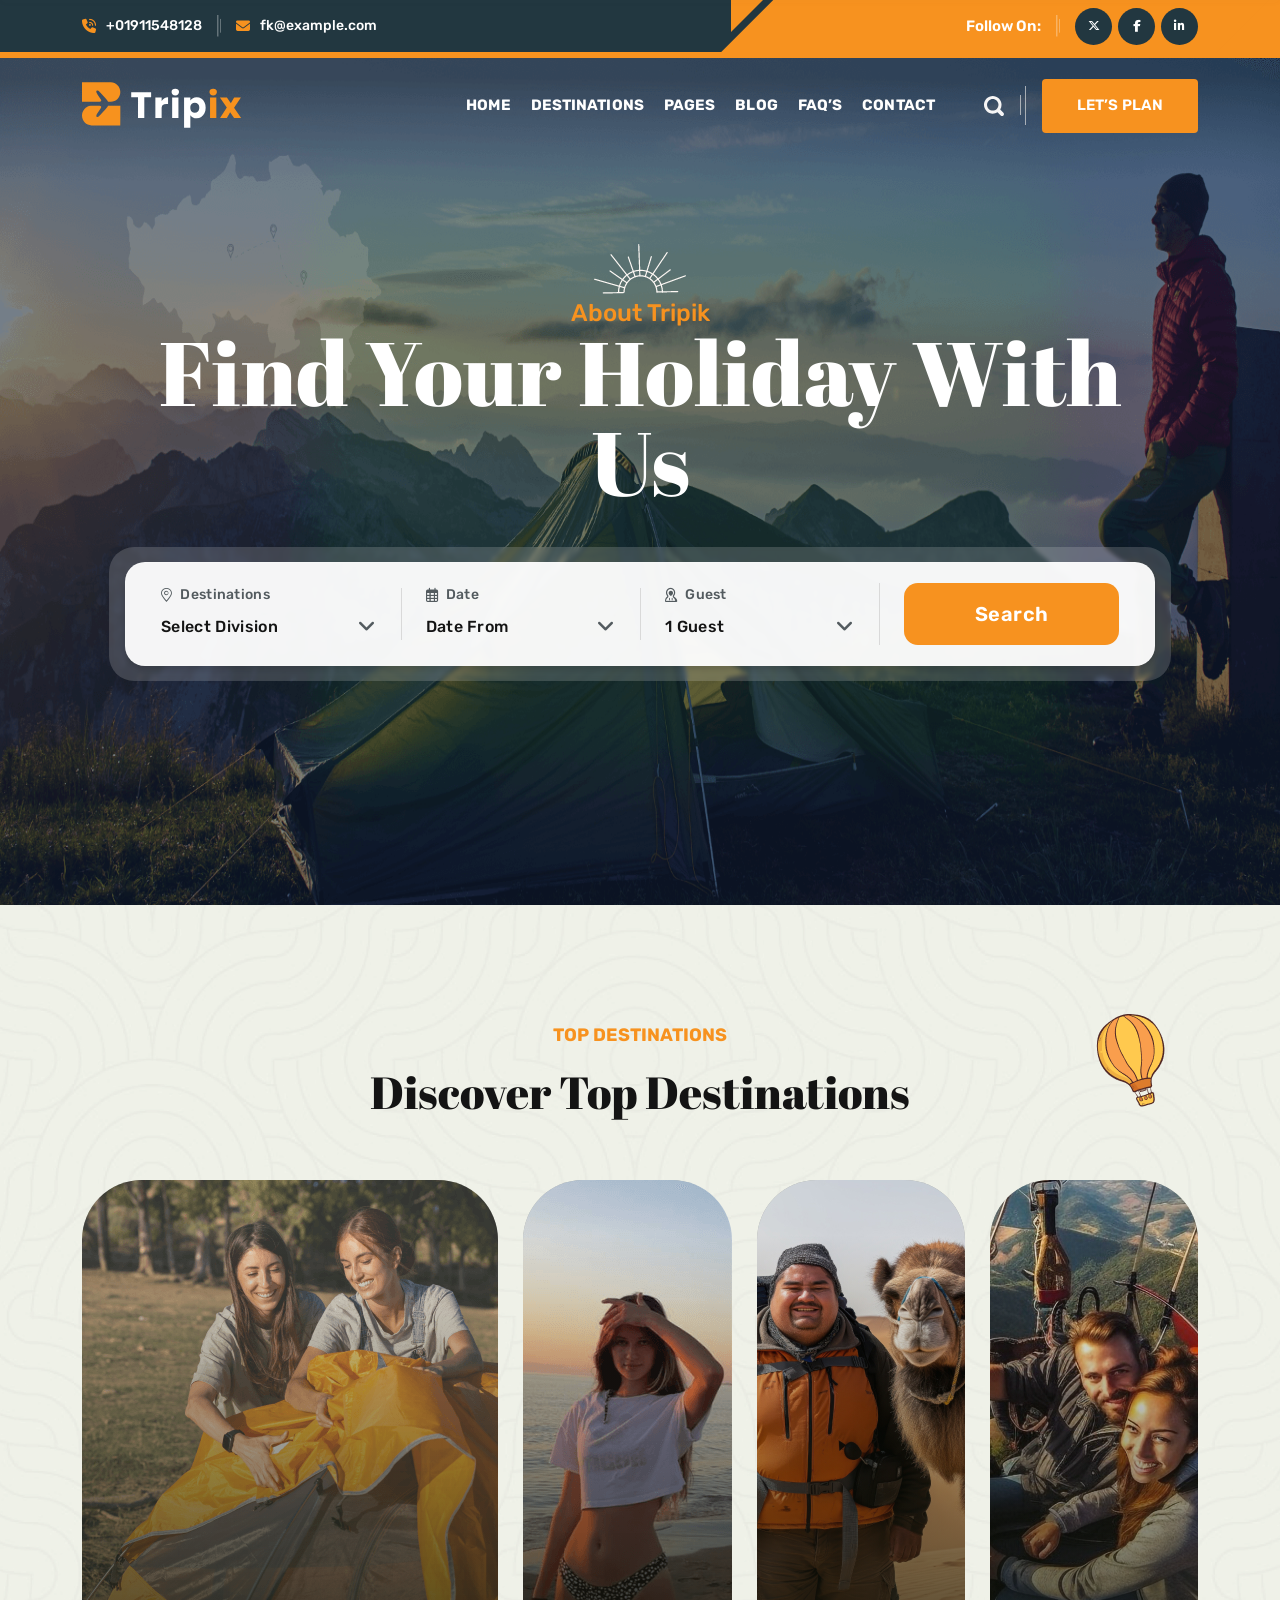
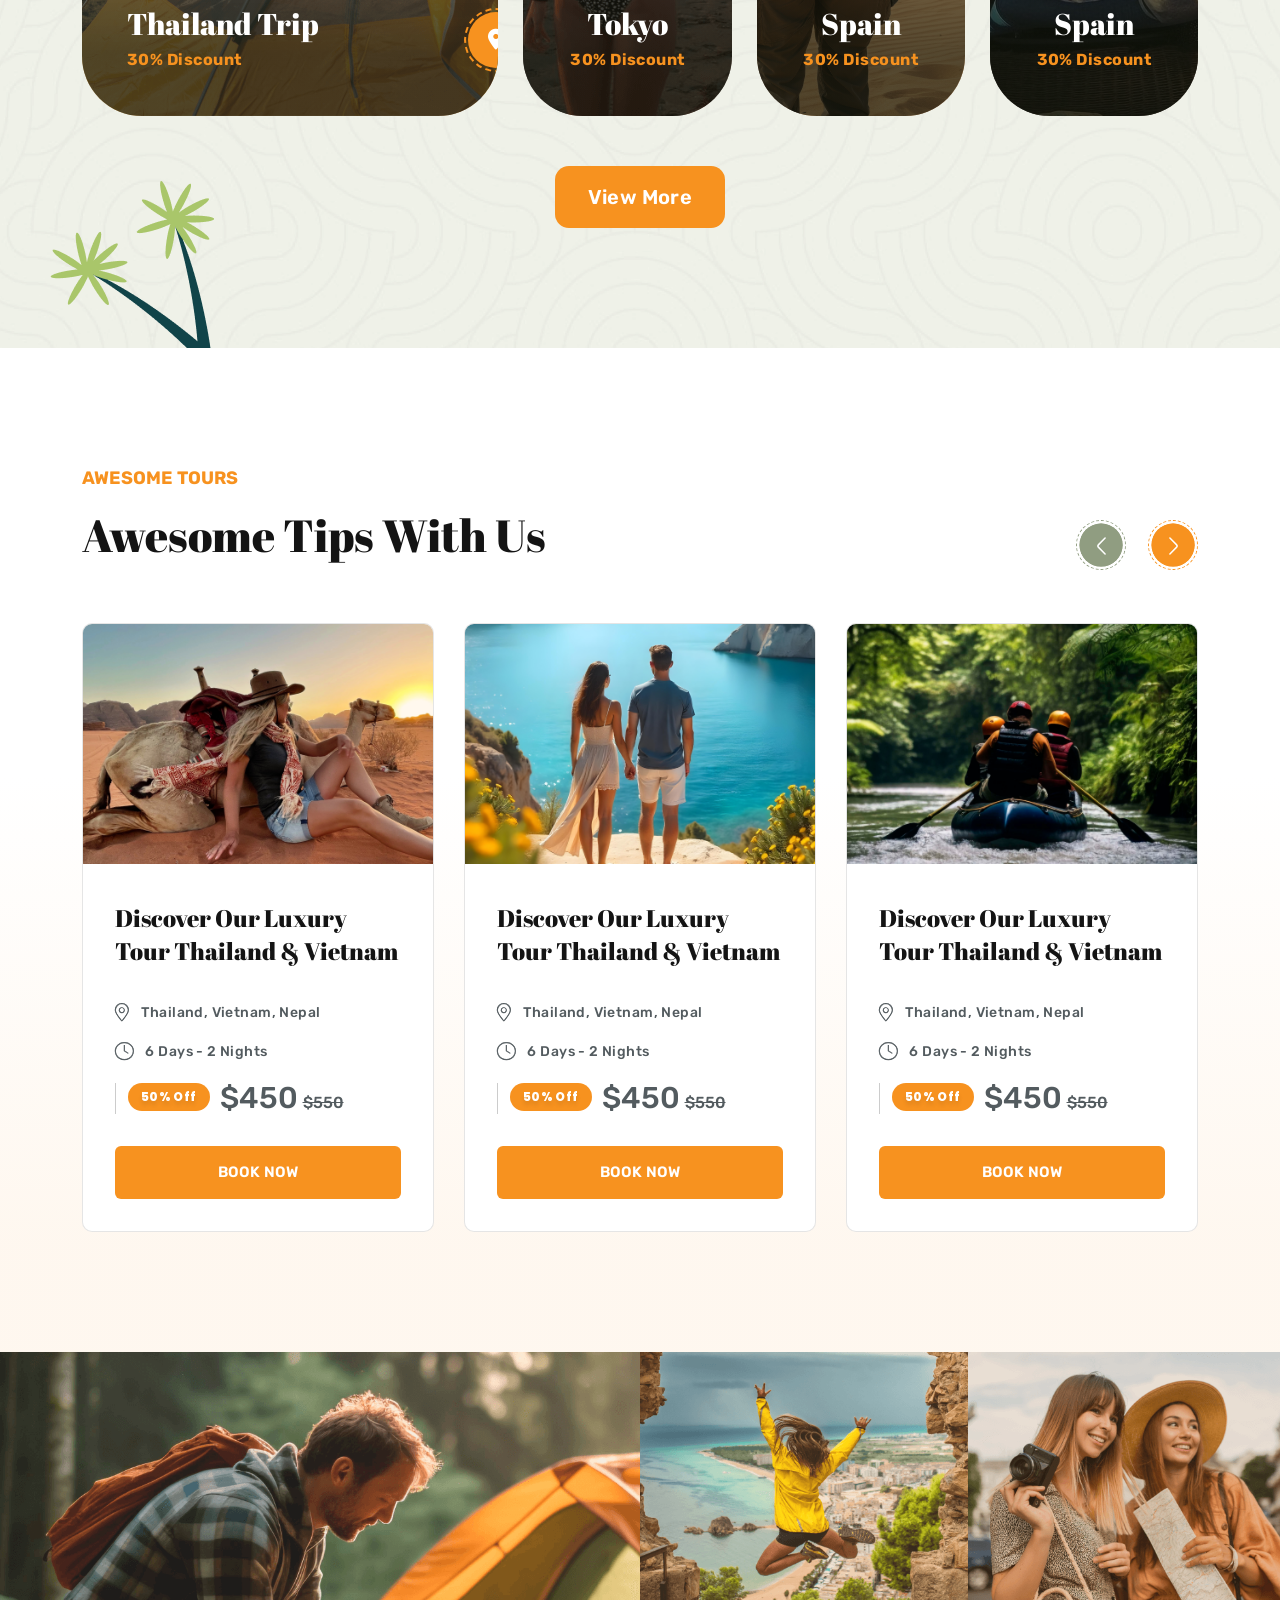
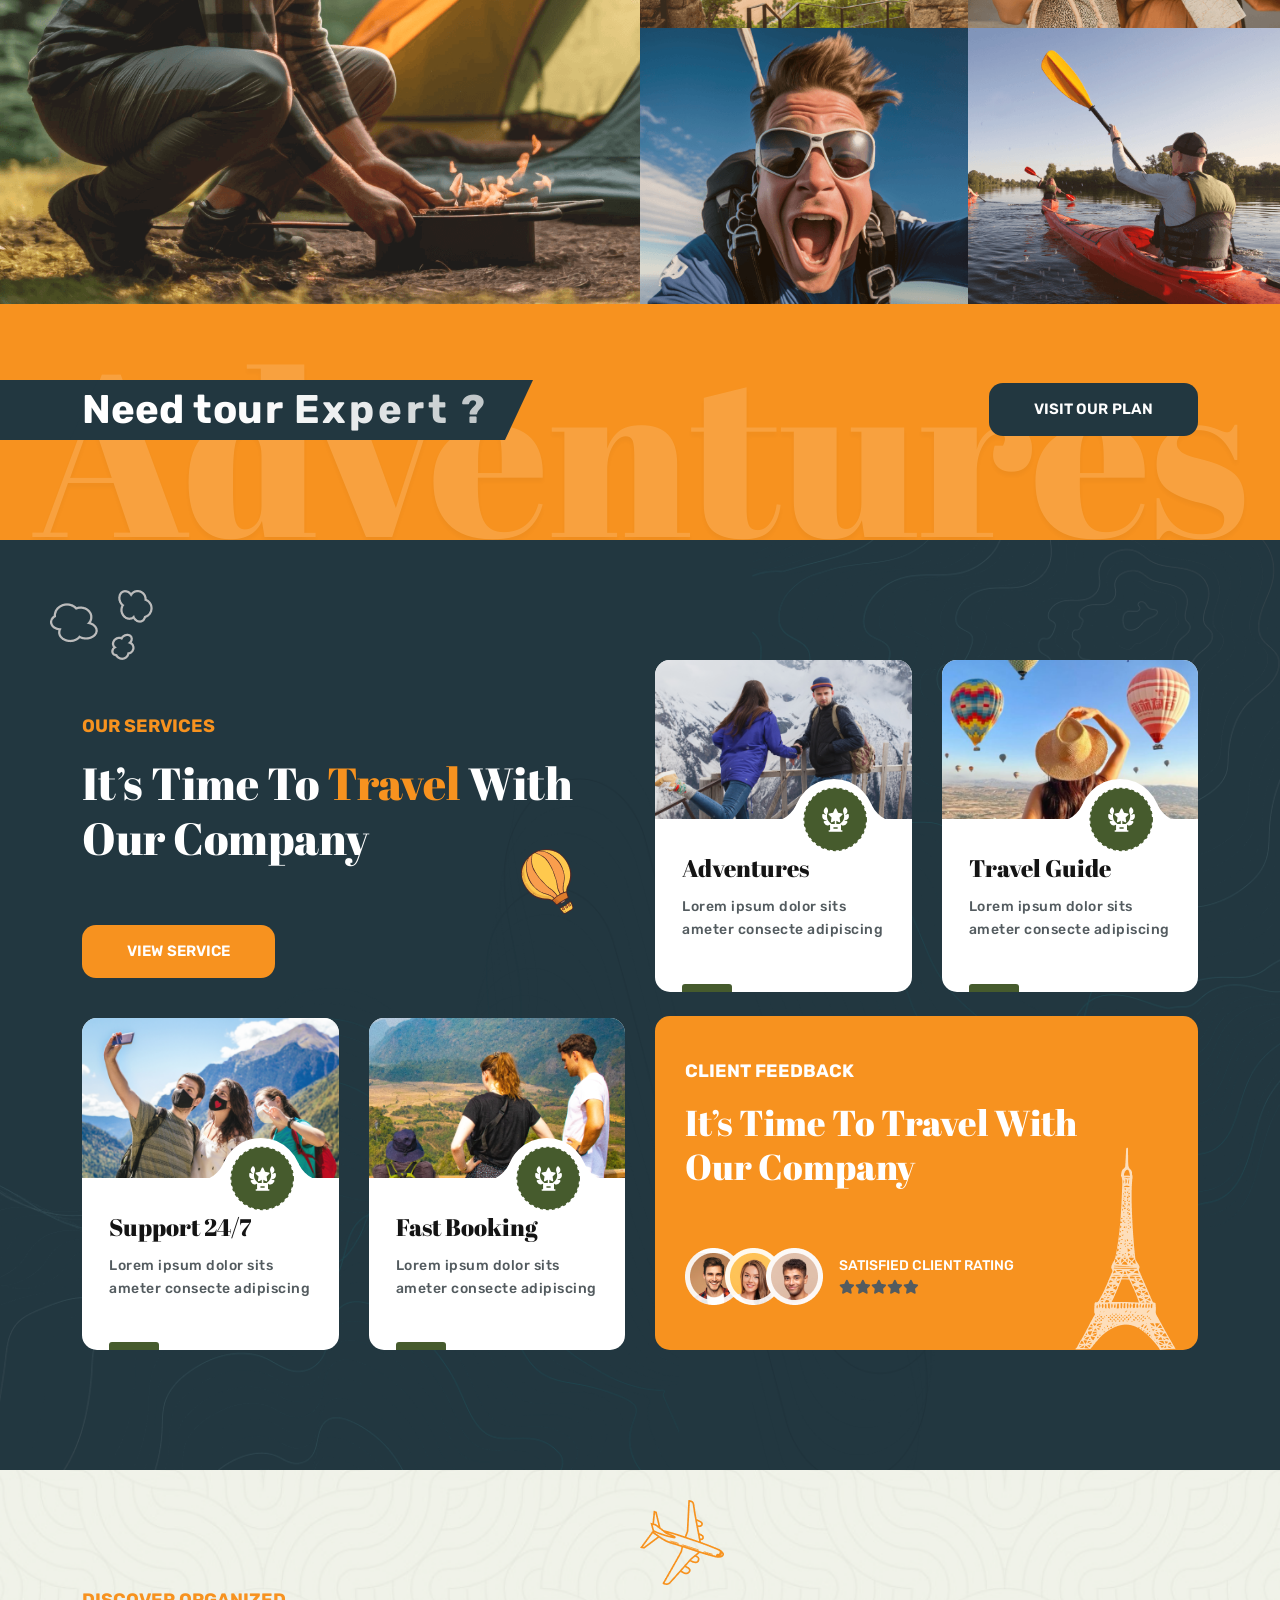
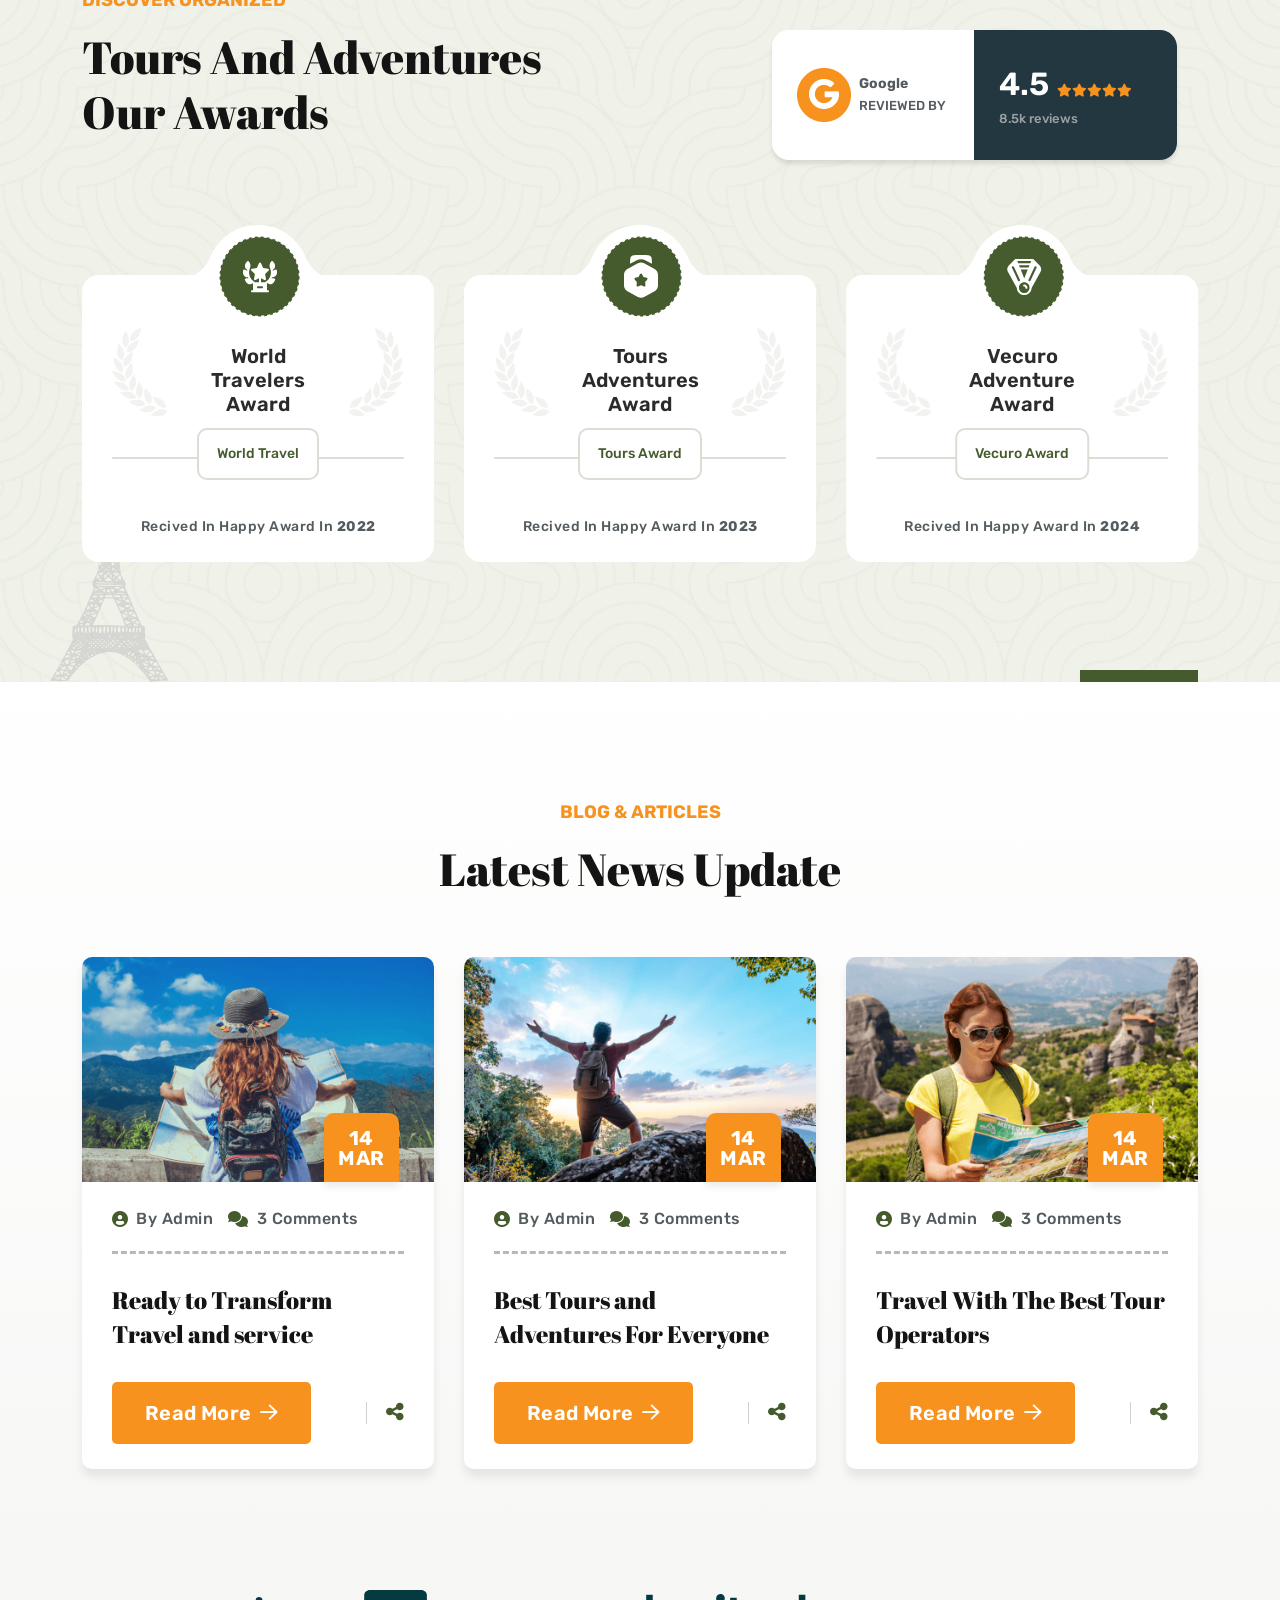
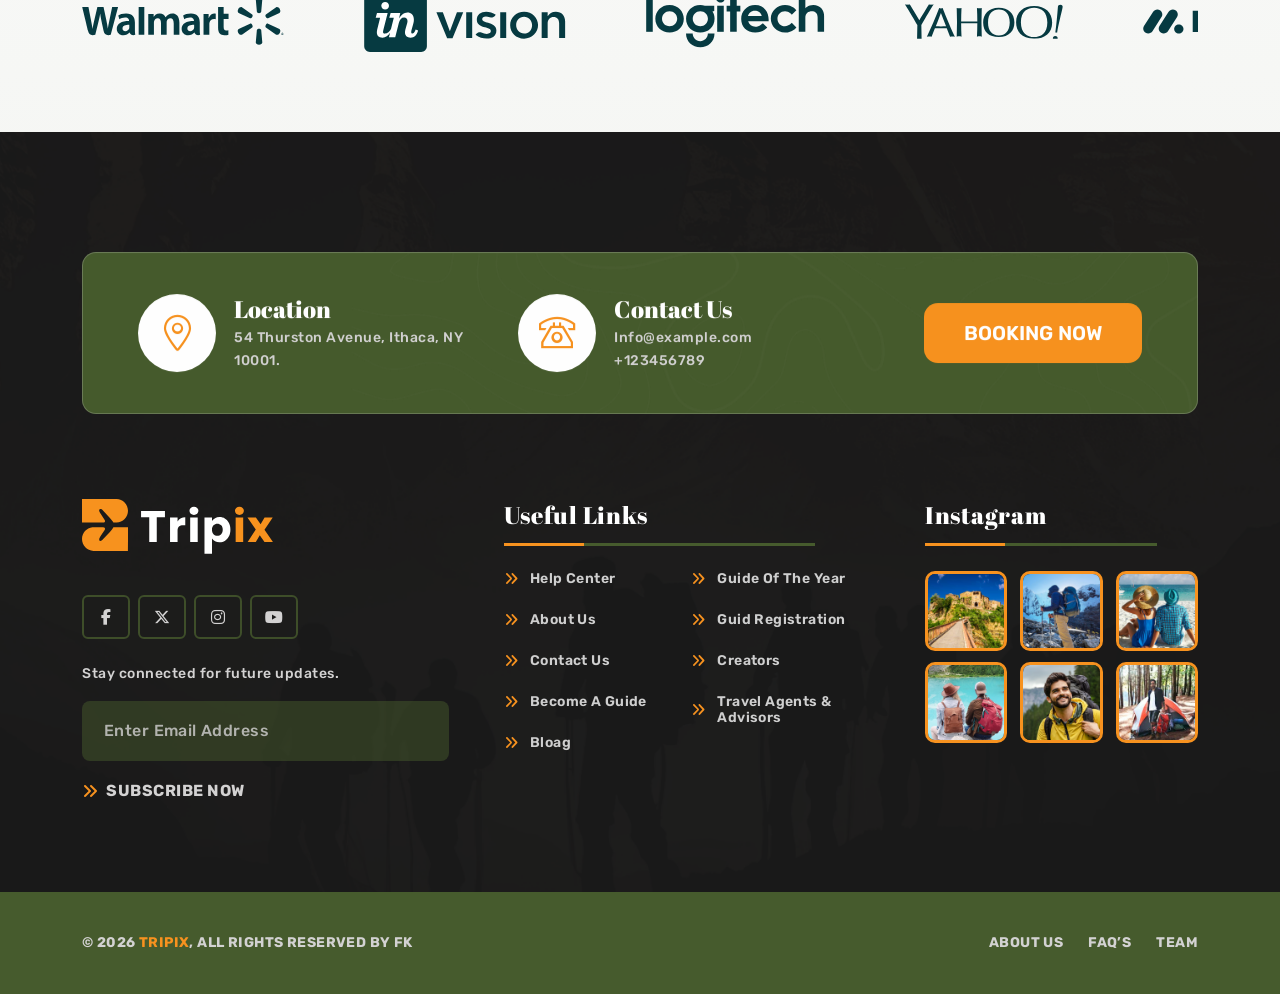
<file: index.html>
<!DOCTYPE html>
<html class="no-js" lang="zxx">
  

<head>
    <meta charset="utf-8" />
    <meta http-equiv="x-ua-compatible" content="ie=edge" />
    <meta name="author" content="https://vecuro.com/" />
    <title>Tripix - Tours & Travels HTML5 Template </title>

    <meta
      name="description"
      content="Tripix - Tours & Travels HTML5 Template, a stunning and feature-rich solution for travel agencies and tour operators."
    />
    <meta
      name="keywords"
      content="Tripix, Tours and Travels, HTML5 Template, Vecuro, Travel Agency Template, Tour Operator Template "
    />
    <meta name="robots" content="INDEX,FOLLOW" />

    <!-- Mobile Specific Metas -->
    <meta
      name="viewport"
      content="width=device-width, initial-scale=1, shrink-to-fit=no"
    />
    <!-- Favicons - Place favicon.ico in the root directory -->
    <link
      rel="apple-touch-icon"
      sizes="57x57"
      href="assets/img/favicons/apple-icon-57x57.png"
    />
    <link
      rel="apple-touch-icon"
      sizes="60x60"
      href="assets/img/favicons/apple-icon-60x60.png"
    />
    <link
      rel="apple-touch-icon"
      sizes="72x72"
      href="assets/img/favicons/apple-icon-72x72.png"
    />
    <link
      rel="apple-touch-icon"
      sizes="76x76"
      href="assets/img/favicons/apple-icon-76x76.png"
    />
    <link
      rel="apple-touch-icon"
      sizes="114x114"
      href="assets/img/favicons/apple-icon-114x114.png"
    />
    <link
      rel="apple-touch-icon"
      sizes="120x120"
      href="assets/img/favicons/apple-icon-120x120.png"
    />
    <link
      rel="apple-touch-icon"
      sizes="144x144"
      href="assets/img/favicons/apple-icon-144x144.png"
    />
    <link
      rel="apple-touch-icon"
      sizes="152x152"
      href="assets/img/favicons/apple-icon-152x152.png"
    />
    <link
      rel="apple-touch-icon"
      sizes="180x180"
      href="assets/img/favicons/apple-icon-180x180.png"
    />
    <link
      rel="icon"
      type="image/png"
      sizes="32x32"
      href="assets/img/favicons/favicon-32x32.png"
    />
    <link
      rel="icon"
      type="image/png"
      sizes="96x96"
      href="assets/img/favicons/favicon-96x96.png"
    />
    <link
      rel="icon"
      type="image/png"
      sizes="16x16"
      href="assets/img/favicons/favicon-16x16.png"
    />
    <link rel="manifest" href="assets/img/favicons/manifest.json" />
    <meta name="msapplication-TileColor" content="#ffffff" />
    <meta
      name="msapplication-TileImage"
      content="assets/img/favicons/ms-icon-144x144.png"
    />
    <meta name="theme-color" content="#fff" />
    <!--=================
	  Google Fonts
	================= -->
    <link rel="preconnect" href="https://fonts.googleapis.com/" />
    <link rel="preconnect" href="https://fonts.gstatic.com/" crossorigin />
    <link
      href="https://fonts.googleapis.com/css2?family=Abril+Fatface&amp;family=Bricolage+Grotesque:opsz,wght@12..96,200..800&amp;family=Poppins:ital,wght@0,100;0,200;0,300;0,400;0,500;0,600;0,700;0,800;0,900;1,100;1,200;1,300;1,400;1,500;1,600;1,700;1,800;1,900&amp;family=Rubik:ital,wght@0,300..900;1,300..900&amp;display=swap"
      rel="stylesheet"
    />
    <!--=================
	    All CSS File
	================= -->
    <!-- plugins -->
    <link rel="stylesheet" href="assets/css/plugins.css" />
    <!-- Theme Custom CSS -->
    <link rel="stylesheet" href="assets/css/style.css" />
  </head>

  <body class="vs-body">
    <!--[if lte IE 9]>
      <p class="browserupgrade">
        You are using an <strong>outdated</strong> browser. Please
        <a href="https://browsehappy.com/">upgrade your browser</a> to improve
        your experience and security.
      </p>
    <![endif]-->
    <!--********************************
   		Code Start From Here 
	******************************** -->
    <!--=================
		Preloader
	=================-->
    <div class="preloader">
      <button class="vs-btn preloaderCls">Cancel Preloader</button>
      <div class="preloader-inner">
        <img src="assets/img/logo.svg" alt="logo" />
        <span class="loader"></span>
      </div>
    </div>
    <!--=================
		Mobile Menu
	================= -->
    <div class="vs-menu-wrapper">
      <div class="vs-menu-area text-center">
        <div class="mobile-logo">
          <a href="index.html"
            ><img src="assets/img/logo.svg" alt="Carmax" class="logo"
          /></a>
          <button class="vs-menu-toggle"><i class="fal fa-times"></i></button>
        </div>
        <div class="vs-mobile-menu">
          <ul>
            <li class="menu-item-has-children">
              <a href="javascript:void(0)">Home</a>
               <ul class="sub-menu">
                <li><a href="index.html">Home 1</a></li>
                <li><a href="index-2.html">Home 2</a></li>
                <li><a href="index-3.html">Home 3</a></li>
              </ul> 
            </li>
            <li class="menu-item-has-children">
              <a href="javascript:void(0)">Destinations</a>
              <ul class="sub-menu">
                <li><a href="destinations.html">Destinations</a></li>
                <li>
                  <a href="destination-details.html">Destination Details</a>
                </li>
              </ul>
            </li>
            <li class="menu-item-has-children mega-menu-wrap">
              <a href="javascript:void(0)">Pages</a>
              <ul class="mega-menu">
                <li>
                  <a href="javascript:void(0)">Page List 1</a>
                  <ul>
                    <li><a href="index.html">Home 1</a></li>
                    <li><a href="index-2.html">Home 2</a></li>
                    <li><a href="index-3.html">Home 3</a></li>
                    <li><a href="about.html">About</a></li>
                  </ul> 
                </li>
                <li>
                  <a href="javascript:void(0)">Page List 2</a>
                  <ul>
                    <li><a href="faq.html">Faq's</a></li>
                    <li><a href="activities.html">Activities</a></li>
                    <li><a href="blog.html">Blog</a></li>
                    <li><a href="blog-details.html">Blog Details</a></li>
                  </ul>
                </li>
                <li>
                  <a href="javascript:void(0)">Page List 3</a>
                  <ul>
                    <li><a href="trips.html">Trips</a></li>
                    <li><a href="destinations.html">Destinations</a></li>
                    <li>
                      <a href="destination-details.html">Destination Details</a>
                    </li>
                    <li><a href="404.html">404 Error</a></li>
                  </ul>
                </li>
                <li>
                  <a href="javascript:void(0)">Page List 4</a>
                  <ul>
                    <li><a href="contact.html">Contact Us</a></li>
                  </ul>
                </li>
              </ul>
            </li>
            <li class="menu-item-has-children">
              <a href="javascript:void(0)">Blog</a>
              <ul class="sub-menu">
                <li><a href="blog.html">Blog</a></li>
                <li><a href="blog-details.html">Blog Details</a></li>
              </ul>
            </li>
            <li class="menu-item-has-children">
              <a href="faq.html">Faq's</a>
            </li>
            <li>
              <a href="contact.html">Contact</a>
            </li>
          </ul>
        </div>
      </div>
    </div>

    <!-- =================
    	Popup Search Box
    ================= -->
    <div class="popup-search-box">
      <button class="searchClose"><i class="fal fa-times"></i></button>
      <form action="#">
        <input
          type="text"
          class="border-theme"
          placeholder="What are you looking for"
        />
        <button type="submit"><i class="fal fa-search"></i></button>
      </form>
    </div>
    <!-- =================
    	Sticky Navbar
    ================= -->
    <div id="navbars" class="header-sticky navbars">
      <div class="container custom-container">
        <div class="row justify-content-between align-items-center">
          <div class="col-auto col-lg-2">
            <button class="vs-menu-toggle d-inline-block d-lg-none">
              <i class="fal fa-bars"></i>
            </button>
            <div class="logo d-none d-lg-block">
              <a href="index.html"
                ><img src="assets/img/logo.svg" alt="Carmax" class="logo"
              /></a>
            </div>
          </div>
          <div class="col-xl-auto col-lg-auto col-sm-3 d-none d-sm-block">
            <nav class="main-menu d-none d-lg-block">
              <ul>
                <li class="menu-item-has-children">
                  <a href="index.html">Home</a>
                   <ul class="sub-menu">
                    <li><a href="index.html">Home 1</a></li>
                    <li><a href="index-2.html">Home 2</a></li>
                    <li><a href="index-3.html">Home 3</a></li>
                  </ul> 
                </li>
                <li class="menu-item-has-children">
                  <a href="destinations.html">Destinations</a>
                  <ul class="sub-menu">
                    <li><a href="destinations.html">Destinations</a></li>
                    <li>
                      <a href="destination-details.html">Destination Details</a>
                    </li>
                  </ul>
                </li>
                <li class="menu-item-has-children mega-menu-wrap">
                  <a href="javascript:void(0)">Pages</a>
                  <ul class="mega-menu">
                    <li>
                      <a href="#">Page List 1</a>
                       <ul>
                        <li><a href="index.html">Home 1</a></li>
                        <li><a href="index-2.html">Home 2</a></li>
                        <li><a href="index-3.html">Home 3</a></li>
                        <li><a href="about.html">About</a></li>
                      </ul> -->
                    </li>
                    <li>
                      <a href="#">Page List 2</a>
                      <ul>
                        <li><a href="faq.html">Faq's</a></li>
                        <li><a href="activities.html">Activities</a></li>
                        <li><a href="blog.html">Blog</a></li>
                        <li><a href="blog-details.html">Blog Details</a></li>
                      </ul>
                    </li>
                    <li>
                      <a href="#">Page List 3</a>
                      <ul>
                        <li><a href="trips.html">Trip</a></li>
                        <li><a href="destinations.html">Destinations</a></li>
                        <li>
                          <a href="destination-details.html"
                            >Destination Details</a
                          >
                        </li>
                        <li><a href="404.html">404 Error</a></li>
                      </ul>
                    </li>
                    <li>
                      <a href="#">Page List 4</a>
                      <ul>
                        <li><a href="contact.html">Contact Us</a></li>
                      </ul>
                    </li>
                  </ul> 
                </li>
                <li class="menu-item-has-children">
                  <a href="blog.html">blog</a>
                  <ul class="sub-menu">
                    <li><a href="blog.html">blog</a></li>
                    <li><a href="blog-details.html">Blog Details</a></li>
                  </ul>
                </li>
                <li class="menu-item-has-children">
                  <a href="faq.html">Faq's</a>
                </li>
                <li>
                  <a href="contact.html">Contact</a>
                </li>
              </ul>
            </nav>
            <div class="logo d-lg-none">
              <a href="index.html"
                ><img src="assets/img/logo.svg" alt="Carmax" class="logo"
              /></a>
            </div>
          </div>
          <div class="col-xl-3 col-md-auto col-auto">
            <div class="header-wc style2">
              <button class="wc-link2 searchBoxTggler">
                <svg
                  xmlns="http://www.w3.org/2000/svg"
                  width="21"
                  height="20"
                  viewBox="0 0 21 20"
                  fill="none"
                >
                  <path
                    d="M20.4174 16.6954L17.2213 13.4773C19.3155 10.0703 18.8936 5.54217 15.9593 2.58766C12.5328 -0.862552 6.9769 -0.862552 3.55037 2.58766C0.123835 6.03787 0.123835 11.6322 3.55037 15.0824C6.5354 18.088 11.1341 18.4736 14.5333 16.2469L17.7019 19.4335C18.4521 20.1888 19.6711 20.1888 20.4213 19.4335C21.1675 18.6781 21.1675 17.4507 20.4174 16.6954ZM5.711 12.9029C3.48395 10.6604 3.48395 7.00959 5.711 4.76715C7.93805 2.52471 11.5638 2.52471 13.7909 4.76715C16.018 7.00959 16.018 10.6604 13.7909 12.9029C11.5638 15.1453 7.93805 15.1453 5.711 12.9029Z"
                    fill="#F6F5F5"
                  ></path>
                </svg>
              </button>
              <svg
                xmlns="http://www.w3.org/2000/svg"
                width="6"
                height="39"
                viewBox="0 0 6 39"
                fill="none"
              >
                <rect
                  x="5"
                  width="1"
                  height="39"
                  fill="#D9D9D9"
                  fill-opacity="0.7"
                ></rect>
                <rect
                  y="9"
                  width="1"
                  height="20"
                  fill="#D9D9D9"
                  fill-opacity="0.7"
                ></rect>
              </svg>
              <div class="logo d-none d-sm-block">
                <a href="contact.html" class="vs-btn style10">
                  <span>let’s plan</span>
                </a>
              </div>
              <div class="logo d-sm-none">
                <a href="index.html"
                  ><img src="assets/img/logo.svg" alt="Carmax" class="logo"
                /></a>
              </div>
            </div>
          </div>
        </div>
      </div>
    </div>
    <!-- =================
    	Main Section Wrapper
  	================= -->
    <main class="main">
      <!--================= Header Area =================-->
      <header class="vs-header layout1">
        <!-- Main Menu Area -->
        <div class="sticky-wrapper position-relative">
          <div class="header-top-wrap">
            <div class="container custom-container">
              <div class="row">
                <div class="col-lg-12">
                  <div class="header-top">
                    <div
                      class="row g-3 justify-content-between align-items-center"
                    >
                      <div class="col-md-6 d-none d-md-block">
                        <div class="contact-info">
                          <ul class="custom-ul">
                            <li>
                              <i class="fa-solid fa-phone-volume"></i>
                              <a href="tel:+01911548128">+01911548128</a>
                            </li>
                            <li>
                              <svg
                                xmlns="http://www.w3.org/2000/svg"
                                width="4"
                                height="22"
                                viewBox="0 0 4 22"
                                fill="none"
                              >
                                <line
                                  x1="0.75"
                                  y1="2.774e-08"
                                  x2="0.749999"
                                  y2="21.6114"
                                  stroke="white"
                                  stroke-opacity="0.3"
                                  stroke-width="1.5"
                                />
                                <line
                                  x1="3.5"
                                  y1="3.92926"
                                  x2="3.5"
                                  y2="17.682"
                                  stroke="white"
                                  stroke-opacity="0.3"
                                />
                              </svg>
                            </li>
                            <li>
                              <i class="fa-solid fa-envelope"></i>
                              <a href="mailto:fk@example.com">
                                fk@example.com
                              </a>
                            </li>
                          </ul>
                        </div>
                      </div>
                      <div class="col-md-6">
                        <div class="social-share">
                          <span class="info-share">Follow on:</span>
                          <svg
                            xmlns="http://www.w3.org/2000/svg"
                            width="4"
                            height="22"
                            viewBox="0 0 4 22"
                            fill="none"
                          >
                            <line
                              x1="0.75"
                              y1="2.774e-08"
                              x2="0.749999"
                              y2="21.6114"
                              stroke="white"
                              stroke-opacity="0.3"
                              stroke-width="1.5"
                            />
                            <line
                              x1="3.5"
                              y1="3.92941"
                              x2="3.5"
                              y2="17.6821"
                              stroke="white"
                              stroke-opacity="0.3"
                            />
                          </svg>
                          <ul class="custom-ul">
                            <li>
                              <a href="https://x.com/" target="_blank">
                                <i class="fa-brands fa-x-twitter"></i>
                              </a>
                            </li>
                            <li>
                              <a
                                href="https://www.facebook.com/"
                                target="_blank"
                              >
                                <i class="fab fa-facebook-f"></i>
                              </a>
                            </li>
                            <li>
                              <a
                                href="https://www.linkedin.com/"
                                target="_blank"
                              >
                                <i class="fab fa-linkedin-in"></i>
                              </a>
                            </li>
                          </ul>
                        </div>
                      </div>
                    </div>
                  </div>
                </div>
              </div>
            </div>
          </div>
          <div class="container custom-container">
            <div class="row justify-content-between align-items-center">
              <div class="col-xl-3 col-lg-auto">
                <div
                  class="header-logo d-flex justify-content-between align-items-center"
                >
                  <a href="index.html"
                    ><img src="assets/img/logo.svg" alt="Luxrio" class="logo"
                  /></a>
                  <div class="d-flex align-items-center gap-3">
                    <button class="wc-link2 searchBoxTggler d-lg-none">
                      <svg
                        xmlns="http://www.w3.org/2000/svg"
                        width="21"
                        height="20"
                        viewBox="0 0 21 20"
                        fill="none"
                      >
                        <path
                          d="M20.4174 16.6954L17.2213 13.4773C19.3155 10.0703 18.8936 5.54217 15.9593 2.58766C12.5328 -0.862552 6.9769 -0.862552 3.55037 2.58766C0.123835 6.03787 0.123835 11.6322 3.55037 15.0824C6.5354 18.088 11.1341 18.4736 14.5333 16.2469L17.7019 19.4335C18.4521 20.1888 19.6711 20.1888 20.4213 19.4335C21.1675 18.6781 21.1675 17.4507 20.4174 16.6954ZM5.711 12.9029C3.48395 10.6604 3.48395 7.00959 5.711 4.76715C7.93805 2.52471 11.5638 2.52471 13.7909 4.76715C16.018 7.00959 16.018 10.6604 13.7909 12.9029C11.5638 15.1453 7.93805 15.1453 5.711 12.9029Z"
                          fill="#F6F5F5"
                        ></path>
                      </svg>
                    </button>
                    <button class="vs-menu-toggle d-inline-block d-lg-none">
                      <i class="fal fa-bars"></i>
                    </button>
                  </div>
                </div>
              </div>
              <div
                class="col-xl-9 col-lg-auto d-none d-lg-flex justify-content-end gap-md-4 gap-xl-5"
              >
                <nav class="main-menu menu-style1 d-none d-lg-block">
                  <ul class="d-flex justify-content-center align-items-center">
                    <li class="menu-item-has-children">
                      <a href="index.html">Home</a>
                      <ul class="sub-menu">
                        <li><a href="index.html">Home 1</a></li>
                        <li><a href="index-2.html">Home 2</a></li>
                        <li><a href="index-3.html">Home 3</a></li>
                      </ul>
                    </li>
                    <li class="menu-item-has-children">
                      <a href="destinations.html">Destinations</a>
                      <ul class="sub-menu">
                        <li><a href="destinations.html">Destinations</a></li>
                        <li>
                          <a href="destination-details.html"
                            >Destination Details</a
                          >
                        </li>
                      </ul>
                    </li>
                    <li class="menu-item-has-children mega-menu-wrap">
                      <a href="javascript:void(0)">Pages</a>
                      <ul class="mega-menu">
                        <li>
                          <a href="#">Page List 1</a>
                          <ul>
                            <li><a href="index.html">Home 1</a></li>
                            <li><a href="index-2.html">Home 2</a></li>
                            <li><a href="index-3.html">Home 3</a></li>
                            <li><a href="about.html">About</a></li>
                          </ul>
                        </li>
                        <li>
                          <a href="#">Page List 2</a>
                          <ul>
                            <li><a href="faq.html">Faq's</a></li>
                            <li><a href="activities.html">Activities</a></li>
                            <li><a href="blog.html">Blog</a></li>
                            <li>
                              <a href="blog-details.html">Blog Details</a>
                            </li>
                          </ul>
                        </li>
                        <li>
                          <a href="#">Page List 3</a>
                          <ul>
                            <li><a href="trips.html">Trips</a></li>
                            <li>
                              <a href="destinations.html">Destinations</a>
                            </li>
                            <li>
                              <a href="destination-details.html"
                                >Destination Details</a
                              >
                            </li>
                            <li><a href="404.html">404 Error</a></li>
                          </ul>
                        </li>
                        <li>
                          <a href="#">Page List 4</a>
                          <ul>
                            <li><a href="contact.html">Contact Us</a></li>
                          </ul>
                        </li>
                      </ul>
                    </li>
                    <li class="menu-item-has-children">
                      <a href="blog.html">blog</a>
                      <ul class="sub-menu">
                        <li><a href="blog.html">blog</a></li>
                        <li><a href="blog-details.html">blog details</a></li>
                      </ul>
                    </li>
                    <li>
                      <a href="faq.html">Faq’s</a>
                    </li>
                    <li>
                      <a href="contact.html">Contact</a>
                    </li>
                  </ul>
                </nav>
                <div class="header-wc style2">
                  <button class="wc-link2 searchBoxTggler">
                    <svg
                      xmlns="http://www.w3.org/2000/svg"
                      width="21"
                      height="20"
                      viewBox="0 0 21 20"
                      fill="none"
                    >
                      <path
                        d="M20.4174 16.6954L17.2213 13.4773C19.3155 10.0703 18.8936 5.54217 15.9593 2.58766C12.5328 -0.862552 6.9769 -0.862552 3.55037 2.58766C0.123835 6.03787 0.123835 11.6322 3.55037 15.0824C6.5354 18.088 11.1341 18.4736 14.5333 16.2469L17.7019 19.4335C18.4521 20.1888 19.6711 20.1888 20.4213 19.4335C21.1675 18.6781 21.1675 17.4507 20.4174 16.6954ZM5.711 12.9029C3.48395 10.6604 3.48395 7.00959 5.711 4.76715C7.93805 2.52471 11.5638 2.52471 13.7909 4.76715C16.018 7.00959 16.018 10.6604 13.7909 12.9029C11.5638 15.1453 7.93805 15.1453 5.711 12.9029Z"
                        fill="#F6F5F5"
                      />
                    </svg>
                  </button>
                  <svg
                    xmlns="http://www.w3.org/2000/svg"
                    width="6"
                    height="39"
                    viewBox="0 0 6 39"
                    fill="none"
                  >
                    <rect
                      x="5"
                      width="1"
                      height="39"
                      fill="#D9D9D9"
                      fill-opacity="0.7"
                    />
                    <rect
                      y="9"
                      width="1"
                      height="20"
                      fill="#D9D9D9"
                      fill-opacity="0.7"
                    />
                  </svg>
                  <a href="blog-details.html" class="vs-btn style8">
                    <span>let’s plan</span>
                  </a>
                </div>
              </div>
            </div>
          </div>
        </div>
      </header>
      <!--================= Header Area end =================-->
      <!--================= Hero Area =================-->
      <section
        class="z-index-common hero-layout1 overflow-clip"
        data-bg-src="assets/img/hero/hero-layout1-bg.png"
      >
        <div class="container-fluid p-xl-0">
          <div class="row justify-content-center">
            <div class="col-xl-10 col-xxl-7">
              <div class="hero-content text-center">
                <img
                  class="fade-anim"
                  data-delay="0.70"
                  src="assets/img/icons/hero-sun.png"
                  alt="icon"
                />
                <div class="title-area text-center">
                  <span
                    class="sec-subtitle mb-0 fade-anim"
                    data-delay="0.75"
                    data-direction="bottom"
                    >about tripik</span
                  >
                  <h1
                    class="sec-title text-white-color fade-anim"
                    data-delay="0.76"
                    data-direction="top"
                  >
                    Find your holiday <br class="d-none d-xxl-block" />
                    with us
                  </h1>
                </div>
                <div
                  class="search-box fade-anim"
                  data-delay="0.77"
                  data-direction="top"
                >
                  <form action="https://html.vecurosoft.com/tripix/tripix-demo/index.html" class="align-items-center">
                    <!-- Destination Field -->
                    <div class="form-group ps-0">
                      <label
                        for="select-division"
                        class="form-label d-flex align-items-center"
                      >
                        <i class="fa-sharp fa-light fa-location-dot me-2"></i>
                        Destinations
                      </label>
                      <select
                        id="select-division"
                        name="division"
                        class="form-select"
                        required
                      >
                        <option value="" disabled selected hidden>
                          Select Division
                        </option>
                        <option value="Barishal">Barishal</option>
                        <option value="Chattogram">Chattogram</option>
                        <option value="Dhaka">Dhaka</option>
                        <option value="Khulna">Khulna</option>
                        <option value="Mymensingh">Mymensingh</option>
                        <option value="Rajshahi">Rajshahi</option>
                        <option value="Rangpur">Rangpur</option>
                        <option value="Sylhet">Sylhet</option>
                      </select>
                    </div>
                    <!-- Date Field -->
                    <div class="form-group">
                      <label
                        for="search-date"
                        class="form-label d-flex align-items-center"
                      >
                        <i class="fa-regular fa-calendar-days me-2"></i>
                        Date
                      </label>
                      <input
                        type="text"
                        id="search-date"
                        name="searchDate"
                        class="form-select"
                        placeholder="Date from"
                        readonly
                      />
                    </div>
                    <!-- Guest Field -->
                    <div class="form-group">
                      <label
                        for="guest-dropdown"
                        class="form-label d-flex align-items-center"
                      >
                        <i class="fa-regular fa-user-hoodie me-2"></i> Guest
                      </label>
                      <select
                        id="guest-dropdown"
                        name="guest"
                        class="form-select"
                      >
                        <option value="1">1 Guest</option>
                        <option value="2">2 Guests</option>
                        <option value="3">3 Guests</option>
                        <option value="4">4 Guests</option>
                        <option value="5">5 Guests</option>
                      </select>
                    </div>
                    <!-- Submit Button -->
                    <div class="form-group pe-0">
                      <button type="submit" class="vs-btn style4 w-100">
                        Search
                      </button>
                    </div>
                  </form>
                </div>
              </div>
            </div>
          </div>
        </div>
      </section>
      <!--================= Hero Area end =================-->

      <!--================= Destination Area start =================-->
      <section
        class="vs-destination-style1 bg-third-theme-12 overflow-hidden space"
        data-bg-src="assets/img/bg/destination.png"
      >
        <img
          class="des-icon-1 animate-parachute"
          src="assets/img/icons/destination-icon-1.png"
          alt="icon"
        />
        <img
          class="des-icon-2 animate-tree"
          src="assets/img/icons/destination-icon-2.png"
          alt="icon"
        />
        <div class="container">
          <div class="row">
            <div class="col-lg-auto mx-auto">
              <div class="title-area text-center">
                <span class="sec-subtitle fade-anim" data-direction="top"
                  >Top Destinations</span
                >
                <h2 class="sec-title move-anim">Discover Top Destinations</h2>
              </div>
            </div>
          </div>
          <div class="row">
            <div class="col-12">
              <div class="destination-box-wrapper">
                <div class="destination-box active">
                  <div class="destination-thumb">
                    <img
                      src="assets/img/destination/destination-1-1.png"
                      alt="destination"
                      class="w-100"
                    />
                  </div>
                  <div class="destination-content">
                    <div class="info">
                      <h4 class="text-white text-capitalize">
                        <a href="destination-details.html">thailand trip</a>
                      </h4>
                      <span class="text-theme-color d-block">30% discount</span>
                    </div>
                    <a href="#" class="icon bg-theme-color text-white-color">
                      <i class="fa-solid fa-location-dot"></i>
                    </a>
                  </div>
                </div>
                <div class="destination-box">
                  <div class="destination-thumb">
                    <img
                      src="assets/img/destination/destination-1-2.png"
                      alt="destination"
                      class="w-100"
                    />
                  </div>
                  <div class="destination-content">
                    <div class="info">
                      <h4 class="text-white text-capitalize">
                        <a href="destination-details.html">tokyo</a>
                      </h4>
                      <span class="text-theme-color d-block">30% discount</span>
                    </div>
                    <a href="#" class="icon bg-theme-color text-white-color">
                      <i class="fa-solid fa-location-dot"></i>
                    </a>
                  </div>
                </div>
                <div class="destination-box">
                  <div class="destination-thumb">
                    <img
                      src="assets/img/destination/destination-1-3.jpg"
                      alt="destination"
                      class="w-100"
                    />
                  </div>
                  <div class="destination-content">
                    <div class="info">
                      <h4 class="text-white text-capitalize">
                        <a href="destination-details.html">spain</a>
                      </h4>
                      <span class="text-theme-color d-block">30% discount</span>
                    </div>
                    <a href="#" class="icon bg-theme-color text-white-color">
                      <i class="fa-solid fa-location-dot"></i>
                    </a>
                  </div>
                </div>
                <div class="destination-box">
                  <div class="destination-thumb">
                    <img
                      src="assets/img/destination/destination-1-4.jpg"
                      alt="destination"
                      class="w-100"
                    />
                  </div>
                  <div class="destination-content">
                    <div class="info">
                      <h4 class="text-white text-capitalize">
                        <a href="destination-details.html">spain</a>
                      </h4>
                      <span class="text-theme-color d-block">30% discount</span>
                    </div>
                    <a href="#" class="icon bg-theme-color text-white-color">
                      <i class="fa-solid fa-location-dot"></i>
                    </a>
                  </div>
                </div>
              </div>
              <div class="text-center mt-50 btn-trigger btn-bounce">
                <a href="destinations.html" class="vs-btn style4">
                  <span>view more</span>
                </a>
              </div>
            </div>
          </div>
        </div>
      </section>
      <!--================= Destination Area end =================-->

      <!--================= Tour Package Area start =================-->
      <section class="vs-tour-package space">
        <div class="container">
          <div class="row justify-content-between align-items-center">
            <div class="col-md-6 col-lg-6 col-xxl-5">
              <div class="title-area text-center text-md-start">
                <span class="sec-subtitle fade-anim" data-direction="bottom"
                  >Awesome Tours</span
                >
                <h2 class="sec-title fade-anim" data-direction="top">
                  Awesome Tips with us
                </h2>
              </div>
            </div>
            <div class="col-md-6 col-lg-6 col-xxl-5">
              <div
                class="swiper-arrow2 tour-packages-navigation justify-content-center justify-content-md-end"
              >
                <button class="tour-packages-next">
                  <svg
                    width="9"
                    height="18"
                    viewBox="0 0 9 18"
                    fill="none"
                    xmlns="http://www.w3.org/2000/svg"
                  >
                    <path
                      d="M8.08984 16.92L1.56984 10.4C0.799843 9.62996 0.799843 8.36996 1.56984 7.59996L8.08984 1.07996"
                      stroke="currentColor"
                      stroke-width="1.5"
                      stroke-miterlimit="10"
                      stroke-linecap="round"
                      stroke-linejoin="round"
                    ></path>
                  </svg>
                </button>
                <button class="tour-packages-prev btn-right">
                  <svg
                    width="9"
                    height="18"
                    viewBox="0 0 9 18"
                    fill="none"
                    xmlns="http://www.w3.org/2000/svg"
                  >
                    <path
                      d="M0.910156 16.92L7.43016 10.4C8.20016 9.62996 8.20016 8.36996 7.43016 7.59996L0.910156 1.07996"
                      stroke="currentColor"
                      stroke-width="1.5"
                      stroke-miterlimit="10"
                      stroke-linecap="round"
                      stroke-linejoin="round"
                    ></path>
                  </svg>
                </button>
              </div>
            </div>
            <div class="col-12 mt-30 mt-md-0 fade-anim" data-direction="right">
              <div class="swiper tour-package-slider">
                <div class="swiper-wrapper">
                  <div class="swiper-slide">
                    <div class="tour-package-box bg-white-color">
                      <div class="tour-package-thumb">
                        <img
                          src="assets/img/tour-packages/tour-package-1-1.png"
                          alt="tour-package"
                          class="w-100"
                        />
                      </div>
                      <div class="tour-package-content">
                        <h5 class="title line-clamp-2">
                          <a href="destination-details.html"
                            >Discover our luxury tour thailand & vietnam</a
                          >
                        </h5>
                        <div class="pricing-container">
                          <div class="package-info">
                            <span class="package-location">
                              <i class="fa-sharp fa-thin fa-location-dot"></i>
                              Thailand, vietnam, Nepal
                            </span>
                            <span class="package-time">
                              <i class="fa-sharp fa-thin fa-clock"></i>
                              6 Days - 2 Nights
                            </span>
                          </div>
                          <div class="price-info">
                            <span class="price-off text-white-color ff-poppins"
                              >50% off</span
                            >
                            <div class="price">
                              <h6 class="fs-30 ff-rubik">$450</h6>
                              <del class="fs-sm ff-rubik">$550</del>
                            </div>
                          </div>
                        </div>
                        <a
                          href="destination-details.html"
                          class="vs-btn style7 w-100"
                          >Book Now</a
                        >
                      </div>
                    </div>
                  </div>
                  <div class="swiper-slide">
                    <div class="tour-package-box bg-white-color">
                      <div class="tour-package-thumb">
                        <img
                          src="assets/img/tour-packages/tour-package-1-2.png"
                          alt="tour-package"
                          class="w-100"
                        />
                      </div>
                      <div class="tour-package-content">
                        <h5 class="title line-clamp-2">
                          <a href="destination-details.html"
                            >Discover our luxury tour thailand & vietnam</a
                          >
                        </h5>
                        <div class="pricing-container">
                          <div class="package-info">
                            <span class="package-location">
                              <i class="fa-sharp fa-thin fa-location-dot"></i>
                              Thailand, vietnam, Nepal
                            </span>
                            <span class="package-time">
                              <i class="fa-sharp fa-thin fa-clock"></i>
                              6 Days - 2 Nights
                            </span>
                          </div>
                          <div class="price-info">
                            <span class="price-off text-white-color ff-poppins"
                              >50% off</span
                            >
                            <div class="price">
                              <h6 class="fs-30 ff-rubik">$450</h6>
                              <del class="fs-sm ff-rubik">$550</del>
                            </div>
                          </div>
                        </div>
                        <a
                          href="destination-details.html"
                          class="vs-btn style7 w-100"
                          >Book Now</a
                        >
                      </div>
                    </div>
                  </div>
                  <div class="swiper-slide">
                    <div class="tour-package-box bg-white-color">
                      <div class="tour-package-thumb">
                        <img
                          src="assets/img/tour-packages/tour-package-1-3.png"
                          alt="tour-package"
                          class="w-100"
                        />
                      </div>
                      <div class="tour-package-content">
                        <h5 class="title line-clamp-2">
                          <a href="destination-details.html"
                            >Discover our luxury tour thailand & vietnam</a
                          >
                        </h5>
                        <div class="pricing-container">
                          <div class="package-info">
                            <span class="package-location">
                              <i class="fa-sharp fa-thin fa-location-dot"></i>
                              Thailand, vietnam, Nepal
                            </span>
                            <span class="package-time">
                              <i class="fa-sharp fa-thin fa-clock"></i>
                              6 Days - 2 Nights
                            </span>
                          </div>
                          <div class="price-info">
                            <span class="price-off text-white-color ff-poppins"
                              >50% off</span
                            >
                            <div class="price">
                              <h6 class="fs-30 ff-rubik">$450</h6>
                              <del class="fs-sm ff-rubik">$550</del>
                            </div>
                          </div>
                        </div>
                        <a
                          href="destination-details.html"
                          class="vs-btn style7 w-100"
                          >Book Now</a
                        >
                      </div>
                    </div>
                  </div>
                  <div class="swiper-slide">
                    <div class="tour-package-box bg-white-color">
                      <div class="tour-package-thumb">
                        <img
                          src="assets/img/tour-packages/tour-package-1-1.png"
                          alt="tour-package"
                          class="w-100"
                        />
                      </div>
                      <div class="tour-package-content">
                        <h5 class="title line-clamp-2">
                          <a href="destination-details.html"
                            >Discover our luxury tour thailand & vietnam</a
                          >
                        </h5>
                        <div class="pricing-container">
                          <div class="package-info">
                            <span class="package-location">
                              <i class="fa-sharp fa-thin fa-location-dot"></i>
                              Thailand, vietnam, Nepal
                            </span>
                            <span class="package-time">
                              <i class="fa-sharp fa-thin fa-clock"></i>
                              6 Days - 2 Nights
                            </span>
                          </div>
                          <div class="price-info">
                            <span class="price-off text-white-color ff-poppins"
                              >50% off</span
                            >
                            <div class="price">
                              <h6 class="fs-30 ff-rubik">$450</h6>
                              <del class="fs-sm ff-rubik">$550</del>
                            </div>
                          </div>
                        </div>
                        <a
                          href="destination-details.html"
                          class="vs-btn style7 w-100"
                          >Book Now</a
                        >
                      </div>
                    </div>
                  </div>
                  <div class="swiper-slide">
                    <div class="tour-package-box bg-white-color">
                      <div class="tour-package-thumb">
                        <img
                          src="assets/img/tour-packages/tour-package-1-2.png"
                          alt="tour-package"
                          class="w-100"
                        />
                      </div>
                      <div class="tour-package-content">
                        <h5 class="title line-clamp-2">
                          <a href="destination-details.html"
                            >Discover our luxury tour thailand & vietnam</a
                          >
                        </h5>
                        <div class="pricing-container">
                          <div class="package-info">
                            <span class="package-location">
                              <i class="fa-sharp fa-thin fa-location-dot"></i>
                              Thailand, vietnam, Nepal
                            </span>
                            <span class="package-time">
                              <i class="fa-sharp fa-thin fa-clock"></i>
                              6 Days - 2 Nights
                            </span>
                          </div>
                          <div class="price-info">
                            <span class="price-off text-white-color ff-poppins"
                              >50% off</span
                            >
                            <div class="price">
                              <h6 class="fs-30 ff-rubik">$450</h6>
                              <del class="fs-sm ff-rubik">$550</del>
                            </div>
                          </div>
                        </div>
                        <a
                          href="destination-details.html"
                          class="vs-btn style7 w-100"
                          >Book Now</a
                        >
                      </div>
                    </div>
                  </div>
                  <div class="swiper-slide">
                    <div class="tour-package-box bg-white-color">
                      <div class="tour-package-thumb">
                        <img
                          src="assets/img/tour-packages/tour-package-1-3.png"
                          alt="tour-package"
                          class="w-100"
                        />
                      </div>
                      <div class="tour-package-content">
                        <h5 class="title line-clamp-2">
                          <a href="destination-details.html"
                            >Discover our luxury tour thailand & vietnam</a
                          >
                        </h5>
                        <div class="pricing-container">
                          <div class="package-info">
                            <span class="package-location">
                              <i class="fa-sharp fa-thin fa-location-dot"></i>
                              Thailand, vietnam, Nepal
                            </span>
                            <span class="package-time">
                              <i class="fa-sharp fa-thin fa-clock"></i>
                              6 Days - 2 Nights
                            </span>
                          </div>
                          <div class="price-info">
                            <span class="price-off text-white-color ff-poppins"
                              >50% off</span
                            >
                            <div class="price">
                              <h6 class="fs-30 ff-rubik">$450</h6>
                              <del class="fs-sm ff-rubik">$550</del>
                            </div>
                          </div>
                        </div>
                        <a
                          href="destination-details.html"
                          class="vs-btn style7 w-100"
                          >Book Now</a
                        >
                      </div>
                    </div>
                  </div>
                </div>
              </div>
            </div>
          </div>
        </div>
      </section>
      <!--================= Tour Package Area end =================-->

      <!--================= Destination Gallery Area start =================-->
      <div class="vs-destination-gallery-style1 overflow-hidden">
        <div class="row destination-gallery">
          <div class="col-lg-6 p-0">
            <div class="destination-gallery-box h-100">
              <img
                src="assets/img/destination-galler/destination-gallery-1-1.png"
                alt="destination-gallery"
                class="w-100 h-100"
              />
              <div class="icon-box">
                <a
                  href="assets/img/destination-galler/destination-gallery-1-1.png"
                  title="Destination Gallery-1"
                  class=""
                >
                  <i class="fa-solid fa-eye"></i>
                </a>
              </div>
              <span class="content"> wedding </span>
            </div>
          </div>
          <div class="col-lg-6">
            <div class="row">
              <div class="col-sm-6 p-0">
                <div class="destination-gallery-box h-100">
                  <img
                    src="assets/img/destination-galler/destination-gallery-1-2.png"
                    alt="destination-gallery"
                    class="w-100 h-100"
                  />
                  <div class="icon-box">
                    <a
                      href="assets/img/destination-galler/destination-gallery-1-2.png"
                      title="Destination Gallery-1"
                      class=""
                    >
                      <i class="fa-solid fa-eye"></i>
                    </a>
                  </div>
                  <span class="content"> wedding </span>
                </div>
              </div>
              <div class="col-sm-6 p-0">
                <div class="destination-gallery-box h-100">
                  <img
                    src="assets/img/destination-galler/destination-gallery-1-3.png"
                    alt="destination-gallery"
                    class="w-100 h-100"
                  />
                  <div class="icon-box">
                    <a
                      href="assets/img/destination-galler/destination-gallery-1-3.png"
                      title="Destination Gallery-1"
                      class=""
                    >
                      <i class="fa-solid fa-eye"></i>
                    </a>
                  </div>
                  <span class="content"> wedding </span>
                </div>
              </div>
              <div class="col-sm-6 p-0">
                <div class="destination-gallery-box h-100">
                  <img
                    src="assets/img/destination-galler/destination-gallery-1-4.png"
                    alt="destination-gallery"
                    class="w-100 h-100"
                  />
                  <div class="icon-box">
                    <a
                      href="assets/img/destination-galler/destination-gallery-1-4.png"
                      title="Destination Gallery-1"
                      class=""
                    >
                      <i class="fa-solid fa-eye"></i>
                    </a>
                  </div>
                  <span class="content"> wedding </span>
                </div>
              </div>
              <div class="col-sm-6 p-0">
                <div class="destination-gallery-box h-100">
                  <img
                    src="assets/img/destination-galler/destination-gallery-1-5.png"
                    alt="destination-gallery"
                    class="w-100 h-100"
                  />
                  <div class="icon-box">
                    <a
                      href="assets/img/destination-galler/destination-gallery-1-5.png"
                      title="Destination Gallery-1"
                      class=""
                    >
                      <i class="fa-solid fa-eye"></i>
                    </a>
                  </div>
                  <span class="content"> wedding </span>
                </div>
              </div>
            </div>
          </div>
        </div>
      </div>
      <!--================= Destination Gallery Area end =================-->

      <!--================= Feature Area start =================-->
      <div class="vs-feature-style1 position-relative bg-theme-color">
        <div class="container">
          <div class="row g-4 align-items-center">
            <div class="col-md-7 mt-md-0">
              <h3
                class="feature-expert text-white-color ff-rubik fw-bold text-center text-md-start char-animation"
              >
                Need tour Expert ?
              </h3>
            </div>
            <div
              class="col-md-5 mt-md-0 d-flex justify-content-center justify-content-md-end btn-trigger btn-bounce"
            >
              <a class="vs-btn style-4 bg-second-theme-color" href="about.html"
                >Visit Our plan</a
              >
            </div>
          </div>
        </div>
        <h2 class="position-absolute text-white-color">Adventures</h2>
      </div>
      <!--================= Feature Area end =================-->

      <!--================= Services Area end =================-->
      <div
        class="vs-services-style1 space bg-second-theme-color"
        data-bg-src="assets/img/services/vs-services-style1-bg.png"
      >
        <img
          src="assets/img/icons/cloud.png"
          alt="icon"
          class="vs-services-style1-icon-1 animate-parachute"
        />
        <img
          src="assets/img/icons/ballon.png"
          alt="icon"
          class="vs-services-style1-icon-2 animate-parachute"
        />
        <div class="container">
          <div class="row g-4 align-items-end">
            <div class="col-md-6 text-center text-md-start">
              <div class="row">
                <div class="col-12 col-xl-11">
                  <div class="title-area text-center text-md-start">
                    <span class="sec-subtitle fade-anim" data-direction="bottom"
                      >our services</span
                    >
                    <h2
                      class="sec-title text-white-color fade-anim"
                      data-direction="top"
                    >
                      It’s Time to <span>Travel</span> with our Company
                    </h2>
                  </div>
                  <a
                    class="vs-btn style-4 fade-anim"
                    data-direction="top"
                    href="destinations.html"
                    >view service</a
                  >
                </div>
              </div>
              <div class="row g-4 pt-120">
                <div class="col-lg-6 fade-anim">
                  <div class="vs-services-box-style1">
                    <figure class="services-thumb">
                      <img
                        src="assets/img/services/services-thumb-1-3.png"
                        alt="vs-services-thumb"
                        class="w-100"
                      />
                    </figure>
                    <div class="services-content">
                      <div class="services-icon">
                        <svg
                          xmlns="http://www.w3.org/2000/svg"
                          width="104"
                          height="81"
                          viewBox="0 0 104 81"
                          fill="none"
                        >
                          <path
                            d="M89.0195 24.7886L89.9354 26.6204C92.908 32.5655 97.7287 37.3862 103.674 40.3587H89.0195V24.7886Z"
                            fill="white"
                          />
                          <path
                            d="M14.8281 24.7886L13.9122 26.6204C10.9397 32.5655 6.11901 37.3862 0.173851 40.3587H14.8281V24.7886Z"
                            fill="white"
                          />
                          <circle
                            cx="40.1642"
                            cy="40.1642"
                            r="36.1642"
                            transform="matrix(1 0 0 -1 11.7588 80.3286)"
                            fill="white"
                            stroke="white"
                            stroke-width="8"
                          />
                          <circle
                            cx="53.1844"
                            cy="40.452"
                            r="30.9969"
                            fill="currentColor"
                            stroke="currentColor"
                            stroke-width="1.5"
                            stroke-dasharray="3 3"
                          />
                          <path
                            d="M63.4074 41.097C64.0732 41.097 64.7131 40.9046 65.2774 40.5259C66.2128 39.8936 66.8621 38.7466 66.8873 37.5539C66.9164 36.9476 66.8873 36.3054 66.7988 35.5899C66.7489 35.1805 66.3883 34.8634 65.9237 34.9095C65.1296 35.0117 64.3158 35.3886 63.6374 35.9788C63.6055 35.7147 63.5632 35.4526 63.5107 35.1926C64.2634 34.8198 64.8452 34.2211 65.1461 33.4738C65.5821 32.4277 65.4454 31.1357 64.788 30.1017C64.4222 29.5252 64.0282 28.996 63.6181 28.5272C63.3333 28.2026 62.8416 28.169 62.5155 28.4539C61.8084 29.0717 61.3319 29.9681 61.1372 31.054C60.9612 32.0962 61.0981 32.975 61.4919 33.9272C63.1284 37.8152 61.6255 42.2608 58.221 44.4323C57.98 44.5827 57.7896 44.7906 57.6592 45.0326H54.3349V41.8382L57.087 43.2671C57.356 43.4061 57.6732 43.3761 57.9071 43.2052C58.1468 43.0311 58.2675 42.7372 58.2187 42.4447L57.5658 38.5166L60.4026 35.7226C60.6134 35.5149 60.6889 35.2056 60.5973 34.9246C60.5057 34.6428 60.2628 34.4367 59.9704 34.3924L56.0516 33.8023L54.2655 29.8536C54.012 29.2932 53.0941 29.2932 52.8406 29.8536L51.0545 33.8023L47.1356 34.3925C46.8432 34.4368 46.6003 34.643 46.5087 34.9248C46.4171 35.2058 46.4927 35.515 46.7034 35.7227L49.5402 38.5168L48.8874 42.4448C48.8385 42.7373 48.9591 43.0313 49.1989 43.2054C49.4387 43.3795 49.7548 43.4032 50.019 43.2673L52.7711 41.8383V45.0327H49.4223C49.1327 44.5473 48.6903 44.3272 48.2759 44.0033C46.0797 42.2272 44.967 39.6693 44.967 37.2133C44.967 34.0911 46.4084 33.5954 45.9819 31.0449C45.7872 29.9674 45.3114 29.0717 44.6051 28.454C44.2821 28.1699 43.7857 28.202 43.5024 28.5273C43.0893 28.9992 42.6953 29.5291 42.3326 30.1011C41.6752 31.135 41.5369 32.427 41.9699 33.4655C42.2739 34.2197 42.8571 34.82 43.6105 35.1932C43.5579 35.4533 43.5158 35.7156 43.4838 35.9799C42.8032 35.3887 41.9754 35.0117 41.1821 34.9095C40.976 34.8874 40.7667 34.9401 40.6026 35.0684C40.4384 35.1959 40.3315 35.3845 40.307 35.5907C40.2192 36.307 40.191 36.9499 40.2177 37.541C40.2505 38.7772 40.9229 39.9272 41.85 40.532C42.3929 40.9062 43.0351 41.0978 43.7063 41.0978C43.8628 41.0978 44.0218 41.0789 44.1807 41.0579C44.2797 41.2995 44.3788 41.5405 44.4957 41.7739C43.7922 41.683 42.9123 41.7052 42.0508 42.1325C41.6534 42.3296 41.5024 42.8133 41.7056 43.1978C41.9798 43.7193 42.3066 44.3218 42.6952 44.8479C43.3576 45.8148 44.447 46.4798 45.7336 46.4798C46.512 46.4798 47.2603 46.1815 47.8777 45.6461C47.9735 45.7145 48.0635 45.7817 48.0794 45.8147V51.2882H47.2975C46.8653 51.2882 46.5156 51.638 46.5156 52.0702C46.5156 52.5024 46.8653 52.8521 47.2975 52.8521H59.8084C60.2406 52.8521 60.5904 52.5024 60.5904 52.0702C60.5904 51.638 60.2406 51.2882 59.8084 51.2882H59.0265V45.8987C59.0359 45.8502 59.0563 45.8047 59.0563 45.7543C59.1173 45.7153 59.17 45.6675 59.2299 45.6275C60.8568 47.0626 63.1599 46.6219 64.4435 44.8525C64.8103 44.2942 65.1681 43.7628 65.4446 43.1626C65.6218 42.7786 65.4607 42.3227 65.0811 42.1348C64.3675 41.7814 63.5574 41.6776 62.622 41.7924C62.7432 41.5518 62.8627 41.3101 62.9644 41.0599C63.1128 41.0785 63.2611 41.097 63.4074 41.097ZM55.1169 49.7243H51.9891C51.5569 49.7243 51.2072 49.3745 51.2072 48.9423C51.2072 48.5101 51.5569 48.1604 51.9891 48.1604H55.1169C55.5491 48.1604 55.8988 48.5101 55.8988 48.9423C55.8988 49.3745 55.5491 49.7243 55.1169 49.7243Z"
                            fill="white"
                          />
                        </svg>
                      </div>
                      <div class="services-content-inner">
                        <h5 class="services-title">
                          <a href="destination-details.html">Support 24/7</a>
                        </h5>
                        <p class="fs-16 fw-medium">
                          Lorem ipsum dolor sits ameter consecte adipiscing
                        </p>
                      </div>
                    </div>
                  </div>
                </div>
                <div class="col-lg-6 fade-anim">
                  <div class="vs-services-box-style1">
                    <figure class="services-thumb">
                      <img
                        src="assets/img/services/services-thumb-1-4.png"
                        alt="vs-services-thumb"
                        class="w-100"
                      />
                    </figure>
                    <div class="services-content">
                      <div class="services-icon">
                        <svg
                          xmlns="http://www.w3.org/2000/svg"
                          width="104"
                          height="81"
                          viewBox="0 0 104 81"
                          fill="none"
                        >
                          <path
                            d="M89.0195 24.7886L89.9354 26.6204C92.908 32.5655 97.7287 37.3862 103.674 40.3587H89.0195V24.7886Z"
                            fill="white"
                          />
                          <path
                            d="M14.8281 24.7886L13.9122 26.6204C10.9397 32.5655 6.11901 37.3862 0.173851 40.3587H14.8281V24.7886Z"
                            fill="white"
                          />
                          <circle
                            cx="40.1642"
                            cy="40.1642"
                            r="36.1642"
                            transform="matrix(1 0 0 -1 11.7588 80.3286)"
                            fill="white"
                            stroke="white"
                            stroke-width="8"
                          />
                          <circle
                            cx="53.1844"
                            cy="40.452"
                            r="30.9969"
                            fill="currentColor"
                            stroke="currentColor"
                            stroke-width="1.5"
                            stroke-dasharray="3 3"
                          />
                          <path
                            d="M63.4074 41.097C64.0732 41.097 64.7131 40.9046 65.2774 40.5259C66.2128 39.8936 66.8621 38.7466 66.8873 37.5539C66.9164 36.9476 66.8873 36.3054 66.7988 35.5899C66.7489 35.1805 66.3883 34.8634 65.9237 34.9095C65.1296 35.0117 64.3158 35.3886 63.6374 35.9788C63.6055 35.7147 63.5632 35.4526 63.5107 35.1926C64.2634 34.8198 64.8452 34.2211 65.1461 33.4738C65.5821 32.4277 65.4454 31.1357 64.788 30.1017C64.4222 29.5252 64.0282 28.996 63.6181 28.5272C63.3333 28.2026 62.8416 28.169 62.5155 28.4539C61.8084 29.0717 61.3319 29.9681 61.1372 31.054C60.9612 32.0962 61.0981 32.975 61.4919 33.9272C63.1284 37.8152 61.6255 42.2608 58.221 44.4323C57.98 44.5827 57.7896 44.7906 57.6592 45.0326H54.3349V41.8382L57.087 43.2671C57.356 43.4061 57.6732 43.3761 57.9071 43.2052C58.1468 43.0311 58.2675 42.7372 58.2187 42.4447L57.5658 38.5166L60.4026 35.7226C60.6134 35.5149 60.6889 35.2056 60.5973 34.9246C60.5057 34.6428 60.2628 34.4367 59.9704 34.3924L56.0516 33.8023L54.2655 29.8536C54.012 29.2932 53.0941 29.2932 52.8406 29.8536L51.0545 33.8023L47.1356 34.3925C46.8432 34.4368 46.6003 34.643 46.5087 34.9248C46.4171 35.2058 46.4927 35.515 46.7034 35.7227L49.5402 38.5168L48.8874 42.4448C48.8385 42.7373 48.9591 43.0313 49.1989 43.2054C49.4387 43.3795 49.7548 43.4032 50.019 43.2673L52.7711 41.8383V45.0327H49.4223C49.1327 44.5473 48.6903 44.3272 48.2759 44.0033C46.0797 42.2272 44.967 39.6693 44.967 37.2133C44.967 34.0911 46.4084 33.5954 45.9819 31.0449C45.7872 29.9674 45.3114 29.0717 44.6051 28.454C44.2821 28.1699 43.7857 28.202 43.5024 28.5273C43.0893 28.9992 42.6953 29.5291 42.3326 30.1011C41.6752 31.135 41.5369 32.427 41.9699 33.4655C42.2739 34.2197 42.8571 34.82 43.6105 35.1932C43.5579 35.4533 43.5158 35.7156 43.4838 35.9799C42.8032 35.3887 41.9754 35.0117 41.1821 34.9095C40.976 34.8874 40.7667 34.9401 40.6026 35.0684C40.4384 35.1959 40.3315 35.3845 40.307 35.5907C40.2192 36.307 40.191 36.9499 40.2177 37.541C40.2505 38.7772 40.9229 39.9272 41.85 40.532C42.3929 40.9062 43.0351 41.0978 43.7063 41.0978C43.8628 41.0978 44.0218 41.0789 44.1807 41.0579C44.2797 41.2995 44.3788 41.5405 44.4957 41.7739C43.7922 41.683 42.9123 41.7052 42.0508 42.1325C41.6534 42.3296 41.5024 42.8133 41.7056 43.1978C41.9798 43.7193 42.3066 44.3218 42.6952 44.8479C43.3576 45.8148 44.447 46.4798 45.7336 46.4798C46.512 46.4798 47.2603 46.1815 47.8777 45.6461C47.9735 45.7145 48.0635 45.7817 48.0794 45.8147V51.2882H47.2975C46.8653 51.2882 46.5156 51.638 46.5156 52.0702C46.5156 52.5024 46.8653 52.8521 47.2975 52.8521H59.8084C60.2406 52.8521 60.5904 52.5024 60.5904 52.0702C60.5904 51.638 60.2406 51.2882 59.8084 51.2882H59.0265V45.8987C59.0359 45.8502 59.0563 45.8047 59.0563 45.7543C59.1173 45.7153 59.17 45.6675 59.2299 45.6275C60.8568 47.0626 63.1599 46.6219 64.4435 44.8525C64.8103 44.2942 65.1681 43.7628 65.4446 43.1626C65.6218 42.7786 65.4607 42.3227 65.0811 42.1348C64.3675 41.7814 63.5574 41.6776 62.622 41.7924C62.7432 41.5518 62.8627 41.3101 62.9644 41.0599C63.1128 41.0785 63.2611 41.097 63.4074 41.097ZM55.1169 49.7243H51.9891C51.5569 49.7243 51.2072 49.3745 51.2072 48.9423C51.2072 48.5101 51.5569 48.1604 51.9891 48.1604H55.1169C55.5491 48.1604 55.8988 48.5101 55.8988 48.9423C55.8988 49.3745 55.5491 49.7243 55.1169 49.7243Z"
                            fill="white"
                          />
                        </svg>
                      </div>
                      <div class="services-content-inner">
                        <h5 class="services-title">
                          <a href="destination-details.html">Fast Booking</a>
                        </h5>
                        <p class="fs-16 fw-medium">
                          Lorem ipsum dolor sits ameter consecte adipiscing
                        </p>
                      </div>
                    </div>
                  </div>
                </div>
              </div>
            </div>
            <div class="col-md-6">
              <div class="row g-4">
                <div class="col-lg-6 fade-anim">
                  <div class="vs-services-box-style1">
                    <figure class="services-thumb">
                      <img
                        src="assets/img/services/services-thumb-1-1.png"
                        alt="vs-services-thumb"
                        class="w-100"
                      />
                    </figure>
                    <div class="services-content">
                      <div class="services-icon">
                        <svg
                          xmlns="http://www.w3.org/2000/svg"
                          width="104"
                          height="81"
                          viewBox="0 0 104 81"
                          fill="none"
                        >
                          <path
                            d="M89.0195 24.7886L89.9354 26.6204C92.908 32.5655 97.7287 37.3862 103.674 40.3587H89.0195V24.7886Z"
                            fill="white"
                          />
                          <path
                            d="M14.8281 24.7886L13.9122 26.6204C10.9397 32.5655 6.11901 37.3862 0.173851 40.3587H14.8281V24.7886Z"
                            fill="white"
                          />
                          <circle
                            cx="40.1642"
                            cy="40.1642"
                            r="36.1642"
                            transform="matrix(1 0 0 -1 11.7588 80.3286)"
                            fill="white"
                            stroke="white"
                            stroke-width="8"
                          />
                          <circle
                            cx="53.1844"
                            cy="40.452"
                            r="30.9969"
                            fill="currentColor"
                            stroke="currentColor"
                            stroke-width="1.5"
                            stroke-dasharray="3 3"
                          />
                          <path
                            d="M63.4074 41.097C64.0732 41.097 64.7131 40.9046 65.2774 40.5259C66.2128 39.8936 66.8621 38.7466 66.8873 37.5539C66.9164 36.9476 66.8873 36.3054 66.7988 35.5899C66.7489 35.1805 66.3883 34.8634 65.9237 34.9095C65.1296 35.0117 64.3158 35.3886 63.6374 35.9788C63.6055 35.7147 63.5632 35.4526 63.5107 35.1926C64.2634 34.8198 64.8452 34.2211 65.1461 33.4738C65.5821 32.4277 65.4454 31.1357 64.788 30.1017C64.4222 29.5252 64.0282 28.996 63.6181 28.5272C63.3333 28.2026 62.8416 28.169 62.5155 28.4539C61.8084 29.0717 61.3319 29.9681 61.1372 31.054C60.9612 32.0962 61.0981 32.975 61.4919 33.9272C63.1284 37.8152 61.6255 42.2608 58.221 44.4323C57.98 44.5827 57.7896 44.7906 57.6592 45.0326H54.3349V41.8382L57.087 43.2671C57.356 43.4061 57.6732 43.3761 57.9071 43.2052C58.1468 43.0311 58.2675 42.7372 58.2187 42.4447L57.5658 38.5166L60.4026 35.7226C60.6134 35.5149 60.6889 35.2056 60.5973 34.9246C60.5057 34.6428 60.2628 34.4367 59.9704 34.3924L56.0516 33.8023L54.2655 29.8536C54.012 29.2932 53.0941 29.2932 52.8406 29.8536L51.0545 33.8023L47.1356 34.3925C46.8432 34.4368 46.6003 34.643 46.5087 34.9248C46.4171 35.2058 46.4927 35.515 46.7034 35.7227L49.5402 38.5168L48.8874 42.4448C48.8385 42.7373 48.9591 43.0313 49.1989 43.2054C49.4387 43.3795 49.7548 43.4032 50.019 43.2673L52.7711 41.8383V45.0327H49.4223C49.1327 44.5473 48.6903 44.3272 48.2759 44.0033C46.0797 42.2272 44.967 39.6693 44.967 37.2133C44.967 34.0911 46.4084 33.5954 45.9819 31.0449C45.7872 29.9674 45.3114 29.0717 44.6051 28.454C44.2821 28.1699 43.7857 28.202 43.5024 28.5273C43.0893 28.9992 42.6953 29.5291 42.3326 30.1011C41.6752 31.135 41.5369 32.427 41.9699 33.4655C42.2739 34.2197 42.8571 34.82 43.6105 35.1932C43.5579 35.4533 43.5158 35.7156 43.4838 35.9799C42.8032 35.3887 41.9754 35.0117 41.1821 34.9095C40.976 34.8874 40.7667 34.9401 40.6026 35.0684C40.4384 35.1959 40.3315 35.3845 40.307 35.5907C40.2192 36.307 40.191 36.9499 40.2177 37.541C40.2505 38.7772 40.9229 39.9272 41.85 40.532C42.3929 40.9062 43.0351 41.0978 43.7063 41.0978C43.8628 41.0978 44.0218 41.0789 44.1807 41.0579C44.2797 41.2995 44.3788 41.5405 44.4957 41.7739C43.7922 41.683 42.9123 41.7052 42.0508 42.1325C41.6534 42.3296 41.5024 42.8133 41.7056 43.1978C41.9798 43.7193 42.3066 44.3218 42.6952 44.8479C43.3576 45.8148 44.447 46.4798 45.7336 46.4798C46.512 46.4798 47.2603 46.1815 47.8777 45.6461C47.9735 45.7145 48.0635 45.7817 48.0794 45.8147V51.2882H47.2975C46.8653 51.2882 46.5156 51.638 46.5156 52.0702C46.5156 52.5024 46.8653 52.8521 47.2975 52.8521H59.8084C60.2406 52.8521 60.5904 52.5024 60.5904 52.0702C60.5904 51.638 60.2406 51.2882 59.8084 51.2882H59.0265V45.8987C59.0359 45.8502 59.0563 45.8047 59.0563 45.7543C59.1173 45.7153 59.17 45.6675 59.2299 45.6275C60.8568 47.0626 63.1599 46.6219 64.4435 44.8525C64.8103 44.2942 65.1681 43.7628 65.4446 43.1626C65.6218 42.7786 65.4607 42.3227 65.0811 42.1348C64.3675 41.7814 63.5574 41.6776 62.622 41.7924C62.7432 41.5518 62.8627 41.3101 62.9644 41.0599C63.1128 41.0785 63.2611 41.097 63.4074 41.097ZM55.1169 49.7243H51.9891C51.5569 49.7243 51.2072 49.3745 51.2072 48.9423C51.2072 48.5101 51.5569 48.1604 51.9891 48.1604H55.1169C55.5491 48.1604 55.8988 48.5101 55.8988 48.9423C55.8988 49.3745 55.5491 49.7243 55.1169 49.7243Z"
                            fill="white"
                          />
                        </svg>
                      </div>
                      <div class="services-content-inner">
                        <h5 class="services-title">
                          <a href="destination-details.html">Adventures</a>
                        </h5>
                        <p class="fs-16 fw-medium">
                          Lorem ipsum dolor sits ameter consecte adipiscing
                        </p>
                      </div>
                    </div>
                  </div>
                </div>
                <div class="col-lg-6 fade-anim">
                  <div class="vs-services-box-style1">
                    <figure class="services-thumb">
                      <img
                        src="assets/img/services/services-thumb-1-2.png"
                        alt="vs-services-thumb"
                        class="w-100"
                      />
                    </figure>
                    <div class="services-content">
                      <div class="services-icon">
                        <svg
                          xmlns="http://www.w3.org/2000/svg"
                          width="104"
                          height="81"
                          viewBox="0 0 104 81"
                          fill="none"
                        >
                          <path
                            d="M89.0195 24.7886L89.9354 26.6204C92.908 32.5655 97.7287 37.3862 103.674 40.3587H89.0195V24.7886Z"
                            fill="white"
                          />
                          <path
                            d="M14.8281 24.7886L13.9122 26.6204C10.9397 32.5655 6.11901 37.3862 0.173851 40.3587H14.8281V24.7886Z"
                            fill="white"
                          />
                          <circle
                            cx="40.1642"
                            cy="40.1642"
                            r="36.1642"
                            transform="matrix(1 0 0 -1 11.7588 80.3286)"
                            fill="white"
                            stroke="white"
                            stroke-width="8"
                          />
                          <circle
                            cx="53.1844"
                            cy="40.452"
                            r="30.9969"
                            fill="currentColor"
                            stroke="currentColor"
                            stroke-width="1.5"
                            stroke-dasharray="3 3"
                          />
                          <path
                            d="M63.4074 41.097C64.0732 41.097 64.7131 40.9046 65.2774 40.5259C66.2128 39.8936 66.8621 38.7466 66.8873 37.5539C66.9164 36.9476 66.8873 36.3054 66.7988 35.5899C66.7489 35.1805 66.3883 34.8634 65.9237 34.9095C65.1296 35.0117 64.3158 35.3886 63.6374 35.9788C63.6055 35.7147 63.5632 35.4526 63.5107 35.1926C64.2634 34.8198 64.8452 34.2211 65.1461 33.4738C65.5821 32.4277 65.4454 31.1357 64.788 30.1017C64.4222 29.5252 64.0282 28.996 63.6181 28.5272C63.3333 28.2026 62.8416 28.169 62.5155 28.4539C61.8084 29.0717 61.3319 29.9681 61.1372 31.054C60.9612 32.0962 61.0981 32.975 61.4919 33.9272C63.1284 37.8152 61.6255 42.2608 58.221 44.4323C57.98 44.5827 57.7896 44.7906 57.6592 45.0326H54.3349V41.8382L57.087 43.2671C57.356 43.4061 57.6732 43.3761 57.9071 43.2052C58.1468 43.0311 58.2675 42.7372 58.2187 42.4447L57.5658 38.5166L60.4026 35.7226C60.6134 35.5149 60.6889 35.2056 60.5973 34.9246C60.5057 34.6428 60.2628 34.4367 59.9704 34.3924L56.0516 33.8023L54.2655 29.8536C54.012 29.2932 53.0941 29.2932 52.8406 29.8536L51.0545 33.8023L47.1356 34.3925C46.8432 34.4368 46.6003 34.643 46.5087 34.9248C46.4171 35.2058 46.4927 35.515 46.7034 35.7227L49.5402 38.5168L48.8874 42.4448C48.8385 42.7373 48.9591 43.0313 49.1989 43.2054C49.4387 43.3795 49.7548 43.4032 50.019 43.2673L52.7711 41.8383V45.0327H49.4223C49.1327 44.5473 48.6903 44.3272 48.2759 44.0033C46.0797 42.2272 44.967 39.6693 44.967 37.2133C44.967 34.0911 46.4084 33.5954 45.9819 31.0449C45.7872 29.9674 45.3114 29.0717 44.6051 28.454C44.2821 28.1699 43.7857 28.202 43.5024 28.5273C43.0893 28.9992 42.6953 29.5291 42.3326 30.1011C41.6752 31.135 41.5369 32.427 41.9699 33.4655C42.2739 34.2197 42.8571 34.82 43.6105 35.1932C43.5579 35.4533 43.5158 35.7156 43.4838 35.9799C42.8032 35.3887 41.9754 35.0117 41.1821 34.9095C40.976 34.8874 40.7667 34.9401 40.6026 35.0684C40.4384 35.1959 40.3315 35.3845 40.307 35.5907C40.2192 36.307 40.191 36.9499 40.2177 37.541C40.2505 38.7772 40.9229 39.9272 41.85 40.532C42.3929 40.9062 43.0351 41.0978 43.7063 41.0978C43.8628 41.0978 44.0218 41.0789 44.1807 41.0579C44.2797 41.2995 44.3788 41.5405 44.4957 41.7739C43.7922 41.683 42.9123 41.7052 42.0508 42.1325C41.6534 42.3296 41.5024 42.8133 41.7056 43.1978C41.9798 43.7193 42.3066 44.3218 42.6952 44.8479C43.3576 45.8148 44.447 46.4798 45.7336 46.4798C46.512 46.4798 47.2603 46.1815 47.8777 45.6461C47.9735 45.7145 48.0635 45.7817 48.0794 45.8147V51.2882H47.2975C46.8653 51.2882 46.5156 51.638 46.5156 52.0702C46.5156 52.5024 46.8653 52.8521 47.2975 52.8521H59.8084C60.2406 52.8521 60.5904 52.5024 60.5904 52.0702C60.5904 51.638 60.2406 51.2882 59.8084 51.2882H59.0265V45.8987C59.0359 45.8502 59.0563 45.8047 59.0563 45.7543C59.1173 45.7153 59.17 45.6675 59.2299 45.6275C60.8568 47.0626 63.1599 46.6219 64.4435 44.8525C64.8103 44.2942 65.1681 43.7628 65.4446 43.1626C65.6218 42.7786 65.4607 42.3227 65.0811 42.1348C64.3675 41.7814 63.5574 41.6776 62.622 41.7924C62.7432 41.5518 62.8627 41.3101 62.9644 41.0599C63.1128 41.0785 63.2611 41.097 63.4074 41.097ZM55.1169 49.7243H51.9891C51.5569 49.7243 51.2072 49.3745 51.2072 48.9423C51.2072 48.5101 51.5569 48.1604 51.9891 48.1604H55.1169C55.5491 48.1604 55.8988 48.5101 55.8988 48.9423C55.8988 49.3745 55.5491 49.7243 55.1169 49.7243Z"
                            fill="white"
                          />
                        </svg>
                      </div>
                      <div class="services-content-inner">
                        <h5 class="services-title">
                          <a href="destination-details.html">Travel Guide</a>
                        </h5>
                        <p class="fs-16 fw-medium">
                          Lorem ipsum dolor sits ameter consecte adipiscing
                        </p>
                      </div>
                    </div>
                  </div>
                </div>
                <div class="col-12 fade-anim">
                  <div class="vs-services-box-style1 v2">
                    <div class="title-area text-center text-md-start">
                      <span class="sec-subtitle text-white-color"
                        >client feedback</span
                      >
                      <h4 class="sec-title text-white-color">
                        It’s Time to Travel with our Company
                      </h4>
                    </div>
                    <div
                      class="services-content d-flex align-items-center gap-3"
                    >
                      <img
                        src="assets/img/services/vs-services-box-style1-v2-avatars.png"
                        alt="avatars"
                      />
                      <div class="services-info">
                        <span class="fs-16 text-white-color text-uppercase"
                          >Satisfied Client Rating</span
                        >
                        <div class="ratings">
                          <ul class="custom-ul d-flex">
                            <li><i class="fa-solid fa-star"></i></li>
                            <li><i class="fa-solid fa-star"></i></li>
                            <li><i class="fa-solid fa-star"></i></li>
                            <li><i class="fa-solid fa-star"></i></li>
                            <li><i class="fa-solid fa-star"></i></li>
                          </ul>
                        </div>
                      </div>
                    </div>
                    <img
                      src="assets/img/icons/eiffel-tower.png"
                      alt="eiffel-tower"
                      class="eiffel-tower"
                    />
                  </div>
                </div>
              </div>
            </div>
          </div>
        </div>
      </div>
      <!--================= Services Area end =================-->

      <!--================= Awards Area start =================-->
      <section
        class="awards-style1 space"
        data-bg-src="assets/img/awards/awards-style1-bg.png"
      >
        <img
          class="awards-icon-1"
          src="assets/img/icons/award-icon-1.png"
          alt="icon"
        />
        <img
          class="awards-icon-2 move-item"
          src="assets/img/icons/award-icon-2.png"
          alt="icon"
        />
        <div class="container">
          <div class="row justify-content-between align-items-center">
            <div class="col-md-6 col-lg-6 col-xxl-5">
              <div class="title-area text-center text-md-start">
                <span class="sec-subtitle fade-anim" data-direction="bottom"
                  >Discover Organized</span
                >
                <h2 class="sec-title fade-anim" data-direction="top">
                  Tours and Adventures our awards
                </h2>
              </div>
            </div>
            <div class="col-md-6 col-lg-5 col-xxl-5">
              <div class="google-reviewed mx-auto overflow-hidden">
                <div
                  class="left bg-white-color d-flex align-items-center gap-2"
                >
                  <img
                    src="assets/img/icons/awards-google.png"
                    alt="google"
                  />
                  <div class="info">
                    <strong class="d-block">Google</strong>
                    <span class="d-block fs-xxs text-uppercase"
                      >Reviewed by</span
                    >
                  </div>
                </div>
                <div class="right bg-second-theme-color">
                  <div class="rating d-flex align-items-baseline gap-2">
                    <h4 class="fs-32 fw-semibold ff-rubik text-white-color">
                      4.5
                    </h4>
                    <div class="stars">
                      <ul
                        class="custom-ul d-flex align-items-center text-theme-color fs-xxs"
                      >
                        <li><i class="fa-solid fa-star"></i></li>
                        <li><i class="fa-solid fa-star"></i></li>
                        <li><i class="fa-solid fa-star"></i></li>
                        <li><i class="fa-solid fa-star"></i></li>
                        <li><i class="fa-solid fa-star"></i></li>
                      </ul>
                    </div>
                  </div>
                  <span class="review fs-xxs d-block">8.5k reviews</span>
                </div>
              </div>
            </div>
          </div>
          <div class="row g-2 g-lg-4 award-box-style1__row">
            <div class="line-Shape"></div>
            <div
              class="col-md-6 col-lg-4 fade-anim"
              data-delay="0.30"
              data-direction="right"
            >
              <div class="award-box-style1">
                <div class="award-box-style1-wrapper">
                  <figure class="award-box-icon">
                    <svg
                      xmlns="http://www.w3.org/2000/svg"
                      width="132"
                      height="103"
                      viewBox="0 0 132 103"
                      fill="none"
                    >
                      <path
                        d="M113.179 31.5771L114.345 33.9106C118.132 41.484 124.273 47.6249 131.846 51.4116H113.179V31.5771Z"
                        fill="white"
                      />
                      <path
                        d="M18.668 31.5771L17.5012 33.9106C13.7145 41.484 7.57363 47.6249 0.000244141 51.4116H18.668V31.5771Z"
                        fill="white"
                      />
                      <circle
                        cx="51.1642"
                        cy="51.1642"
                        r="47.1642"
                        transform="matrix(1 0 0 -1 14.7588 102.328)"
                        fill="white"
                        stroke="white"
                        stroke-width="8"
                      />
                      <circle
                        cx="67.5308"
                        cy="51.5308"
                        r="39.2808"
                        fill="currentColor"
                        stroke="currentColor"
                        stroke-width="1.5"
                        stroke-dasharray="3 3"
                      />
                      <path
                        d="M80.5531 52.3525C81.4013 52.3525 82.2165 52.1074 82.9353 51.6249C84.1269 50.8194 84.954 49.3584 84.9862 47.8389C85.0231 47.0666 84.9862 46.2485 84.8733 45.337C84.8099 44.8155 84.3504 44.4116 83.7586 44.4703C82.747 44.6005 81.7104 45.0807 80.8462 45.8325C80.8054 45.496 80.7517 45.1621 80.6848 44.831C81.6436 44.3561 82.3848 43.5933 82.768 42.6415C83.3234 41.3088 83.1493 39.6629 82.3118 38.3458C81.8458 37.6114 81.3439 36.9373 80.8216 36.34C80.4587 35.9266 79.8323 35.8838 79.417 36.2467C78.5162 37.0336 77.9092 38.1756 77.6612 39.5588C77.4369 40.8865 77.6114 42.006 78.113 43.219C80.1978 48.1718 78.2832 53.8349 73.9463 56.6012C73.6393 56.7928 73.3967 57.0576 73.2307 57.3658H68.996V53.2966L72.5017 55.1169C72.8445 55.294 73.2485 55.2557 73.5464 55.038C73.8518 54.8163 74.0056 54.4418 73.9433 54.0692L73.1117 49.0654L76.7254 45.5061C76.9939 45.2415 77.0902 44.8475 76.9734 44.4895C76.8567 44.1306 76.5474 43.868 76.1748 43.8115L71.1827 43.0598L68.9074 38.0298C68.5845 37.3158 67.4152 37.3158 67.0923 38.0298L64.817 43.0598L59.8249 43.8117C59.4524 43.8682 59.143 44.1308 59.0263 44.4897C58.9096 44.8477 59.0059 45.2417 59.2744 45.5063L62.8881 49.0656L62.0564 54.0694C61.9941 54.4419 62.1478 54.8165 62.4533 55.0382C62.7588 55.26 63.1615 55.2902 63.498 55.1171L67.0038 53.2968V57.366H62.7378C62.369 56.7477 61.8054 56.4673 61.2775 56.0547C58.4798 53.7922 57.0624 50.5337 57.0624 47.4051C57.0624 43.4278 58.8985 42.7963 58.3552 39.5473C58.1071 38.1748 57.5011 37.0337 56.6013 36.2468C56.1899 35.8849 55.5576 35.9258 55.1967 36.3402C54.6704 36.9413 54.1685 37.6164 53.7065 38.3449C52.869 39.662 52.6929 41.3079 53.2444 42.6308C53.6317 43.5915 54.3747 44.3563 55.3344 44.8317C55.2674 45.163 55.2138 45.4971 55.173 45.8339C54.3059 45.0807 53.2514 44.6004 52.2409 44.4704C51.9783 44.4421 51.7117 44.5093 51.5026 44.6727C51.2935 44.8351 51.1573 45.0754 51.1262 45.3381C51.0143 46.2505 50.9783 47.0695 51.0123 47.8225C51.0542 49.3973 51.9107 50.8622 53.0916 51.6327C53.7833 52.1094 54.6013 52.3535 55.4564 52.3535C55.6558 52.3535 55.8583 52.3294 56.0608 52.3027C56.1869 52.6104 56.3131 52.9174 56.4619 53.2147C55.5658 53.0989 54.4449 53.1272 53.3474 53.6715C52.8413 53.9226 52.6488 54.5387 52.9078 55.0285C53.257 55.6929 53.6733 56.4605 54.1684 57.1306C55.0122 58.3623 56.3999 59.2094 58.0389 59.2094C59.0305 59.2094 59.9837 58.8294 60.7703 58.1474C60.8923 58.2345 61.0069 58.3201 61.0272 58.3622V65.3348H60.0311C59.4805 65.3348 59.035 65.7803 59.035 66.3309C59.035 66.8815 59.4805 67.327 60.0311 67.327H75.9685C76.5191 67.327 76.9646 66.8815 76.9646 66.3309C76.9646 65.7803 76.5191 65.3348 75.9685 65.3348H74.9724V58.4692C74.9844 58.4074 75.0103 58.3495 75.0103 58.2852C75.088 58.2356 75.1552 58.1747 75.2315 58.1237C77.3039 59.9518 80.2379 59.3905 81.8731 57.1365C82.3402 56.4252 82.7961 55.7483 83.1483 54.9838C83.374 54.4945 83.1688 53.9138 82.6853 53.6745C81.7762 53.2242 80.7443 53.092 79.5527 53.2383C79.7071 52.9318 79.8592 52.6239 79.9889 52.3051C80.1778 52.3288 80.3668 52.3525 80.5531 52.3525ZM69.9921 63.3425H66.0077C65.4571 63.3425 65.0116 62.897 65.0116 62.3464C65.0116 61.7958 65.4571 61.3503 66.0077 61.3503H69.9921C70.5426 61.3503 70.9881 61.7958 70.9881 62.3464C70.9881 62.897 70.5426 63.3425 69.9921 63.3425Z"
                        fill="white"
                      />
                    </svg>
                  </figure>
                  <div
                    class="award-box-header d-flex align-items-end justify-content-between gap-xl-4 text-center"
                  >
                    <img
                      src="assets/img/awards/award-box-left-wings.png"
                      alt="award-box-left-wings"
                    />
                    <h6 class="text-capitalize ff-rubik fw-semibold">
                      world travelers Award
                    </h6>
                    <img
                      src="assets/img/awards/award-box-right-wings.png"
                      alt="award-box-right-wings"
                    />
                  </div>
                  <div class="award-box-body text-center">
                    <span class="text-third-theme-color bg-white-color"
                      >world travel</span
                    >
                  </div>
                  <div class="award-box-footer text-capitalize text-center">
                    <p class="line1">
                      recived in happy award in <strong>2022</strong>
                    </p>
                  </div>
                </div>
              </div>
            </div>
            <div
              class="col-md-6 col-lg-4 fade-anim"
              data-delay="0.45"
              data-direction="right"
            >
              <div class="award-box-style1">
                <div class="award-box-style1-wrapper">
                  <figure class="award-box-icon text-center">
                    <svg
                      xmlns="http://www.w3.org/2000/svg"
                      width="132"
                      height="103"
                      viewBox="0 0 132 103"
                      fill="none"
                    >
                      <path
                        d="M113.179 31.5771L114.345 33.9106C118.132 41.484 124.273 47.6249 131.846 51.4116H113.179V31.5771Z"
                        fill="white"
                      />
                      <path
                        d="M18.668 31.5771L17.5012 33.9106C13.7145 41.484 7.57363 47.6249 0.000244141 51.4116H18.668V31.5771Z"
                        fill="white"
                      />
                      <circle
                        cx="51.1642"
                        cy="51.1642"
                        r="47.1642"
                        transform="matrix(1 0 0 -1 14.7588 102.328)"
                        fill="white"
                        stroke="white"
                        stroke-width="8"
                      />
                      <circle
                        cx="67.5308"
                        cy="51.5308"
                        r="39.2808"
                        fill="currentColor"
                        stroke="currentColor"
                        stroke-width="1.5"
                        stroke-dasharray="3 3"
                      />
                      <path
                        fill-rule="evenodd"
                        clip-rule="evenodd"
                        d="M70.1325 38.2514C68.1798 37.1867 65.8201 37.1867 63.8675 38.2514L53.4108 43.9532C51.3083 45.0997 50 47.3032 50 49.6981V60.4675C50 62.8623 51.3083 65.0659 53.4108 66.2123L63.8675 71.9141C65.8201 72.9787 68.1798 72.9787 70.1325 71.9141L80.5892 66.2123C82.6918 65.0659 84 62.8623 84 60.4675V49.6981C84 47.3032 82.6918 45.0997 80.5892 43.9532L70.1325 38.2514ZM67.0005 48.5395C66.3808 48.5395 65.9664 49.2828 65.1376 50.7696L64.9232 51.1544C64.6878 51.5769 64.5701 51.788 64.3864 51.9274C64.2028 52.0667 63.9742 52.1187 63.5168 52.222L63.1004 52.3163C61.4909 52.6805 60.6862 52.8624 60.4947 53.4781C60.3033 54.0939 60.8519 54.7353 61.9491 56.0185L62.233 56.3504C62.5448 56.7149 62.7006 56.8972 62.7709 57.1228C62.8409 57.3483 62.8173 57.5915 62.7702 58.0781L62.7272 58.5208C62.5614 60.2328 62.4785 61.0887 62.9796 61.4693C63.481 61.8497 64.2344 61.5029 65.7413 60.809L66.1311 60.6295C66.5594 60.4324 66.7734 60.3338 67.0005 60.3338C67.2275 60.3338 67.4415 60.4324 67.8699 60.6295L68.2596 60.809C69.7665 61.5029 70.5199 61.8497 71.0213 61.4693C71.5226 61.0887 71.4395 60.2328 71.2737 58.5208L71.2307 58.0781C71.1836 57.5915 71.1601 57.3483 71.2301 57.1228C71.3003 56.8972 71.4562 56.7149 71.7679 56.3504L72.0519 56.0185C73.149 54.7353 73.6978 54.0939 73.5063 53.4781C73.3148 52.8624 72.5099 52.6805 70.9005 52.3163L70.4841 52.222C70.0268 52.1187 69.7982 52.0667 69.6145 51.9274C69.4309 51.788 69.3131 51.5769 69.0778 51.1544L68.8633 50.7696C68.0345 49.2828 67.6201 48.5395 67.0005 48.5395Z"
                        fill="white"
                      />
                      <path
                        d="M64.8191 30H69.1814C73.294 30 75.3504 30 76.6281 31.2777C77.9058 32.5553 77.9058 34.6117 77.9058 38.7244V38.7636L71.6986 35.379C68.7696 33.7819 65.2301 33.7819 62.3011 35.379L56.0947 38.7631V38.7244C56.0947 34.6117 56.0947 32.5553 57.3724 31.2777C58.65 30 60.7064 30 64.8191 30Z"
                        fill="white"
                      />
                    </svg>
                  </figure>
                  <div
                    class="award-box-header d-flex align-items-end justify-content-between gap-xl-4 text-center"
                  >
                    <img
                      src="assets/img/awards/award-box-left-wings.png"
                      alt="award-box-left-wings"
                    />
                    <h6 class="text-capitalize ff-rubik fw-semibold">
                      Tours Adventures Award
                    </h6>
                    <img
                      src="assets/img/awards/award-box-right-wings.png"
                      alt="award-box-right-wings"
                    />
                  </div>
                  <div class="award-box-body text-center">
                    <span class="text-third-theme-color bg-white-color"
                      >tours award</span
                    >
                  </div>
                  <div class="award-box-footer text-capitalize text-center">
                    <p class="line1">
                      recived in happy award in <strong>2023</strong>
                    </p>
                  </div>
                </div>
              </div>
            </div>
            <div
              class="col-md-6 col-lg-4 fade-anim"
              data-delay="0.60"
              data-direction="right"
            >
              <div class="award-box-style1">
                <div class="award-box-style1-wrapper">
                  <figure class="award-box-icon text-center">
                    <svg
                      xmlns="http://www.w3.org/2000/svg"
                      width="132"
                      height="103"
                      viewBox="0 0 132 103"
                      fill="none"
                    >
                      <path
                        d="M113.179 31.5771L114.345 33.9106C118.132 41.484 124.273 47.6249 131.846 51.4116H113.179V31.5771Z"
                        fill="white"
                      />
                      <path
                        d="M18.668 31.5771L17.5012 33.9106C13.7145 41.484 7.57363 47.6249 0.000244141 51.4116H18.668V31.5771Z"
                        fill="white"
                      />
                      <circle
                        cx="51.1642"
                        cy="51.1642"
                        r="47.1642"
                        transform="matrix(1 0 0 -1 14.7588 102.328)"
                        fill="white"
                        stroke="white"
                        stroke-width="8"
                      />
                      <circle
                        cx="67.5308"
                        cy="51.5308"
                        r="39.2808"
                        fill="currentColor"
                        stroke="currentColor"
                        stroke-width="1.5"
                        stroke-dasharray="3 3"
                      />
                      <path
                        d="M51.6644 46.8563L60.6171 62.9798C60.8081 66.9046 64.0328 70.0656 68 70.0656C71.9672 70.0656 75.2131 66.9046 75.3828 62.9798L84.3356 46.8563C85.4812 44.7985 85.1206 42.189 83.4446 40.5342L77.2286 34.3182C77.0376 34.1273 76.6982 34 76.486 34H59.514C59.3018 34 58.9624 34.1273 58.7714 34.3182L52.5554 40.5342C50.8794 42.2102 50.5188 44.7985 51.6644 46.8563ZM68.0212 67.9441C65.0935 67.9441 62.7174 65.568 62.7174 62.6404C62.7174 59.7127 65.0935 57.3366 68.0212 57.3366C70.9489 57.3366 73.325 59.7127 73.325 62.6404C73.325 65.568 70.9489 67.9441 68.0212 67.9441ZM63.6509 42.486L62.8023 40.3645H73.2401L72.3915 42.486H63.6509ZM71.5429 44.6075L68.0212 53.4118L64.4995 44.6075H71.5429ZM78.3742 41.8708C78.6288 41.3404 79.2652 41.1071 79.7956 41.3616C80.326 41.6162 80.5593 42.2527 80.3047 42.783L74.2372 55.6606C73.9827 56.191 73.3462 56.4243 72.8158 56.1698C72.2854 55.9152 72.0521 55.2787 72.3067 54.7484L78.3742 41.8708ZM74.9373 36.1215L74.0887 38.243H61.9537L61.1051 36.1215H74.9373ZM56.2468 41.3616C56.7772 41.1071 57.4137 41.3404 57.6683 41.8708L63.7358 54.7484C63.9903 55.2787 63.757 55.9152 63.2266 56.1698C62.6962 56.4243 62.0598 56.191 61.8052 55.6606L55.7377 42.783C55.4831 42.2527 55.7165 41.6162 56.2468 41.3616Z"
                        fill="white"
                      />
                      <path
                        d="M68.0217 59.458C67.4277 59.458 66.9609 59.9247 66.9609 60.5188C66.9609 61.1128 67.4277 61.5795 68.0217 61.5795C68.6157 61.5795 69.0824 62.0462 69.0824 62.6403C69.0824 63.2343 69.5492 63.701 70.1432 63.701C70.7372 63.701 71.204 63.2343 71.204 62.6403C71.204 60.8794 69.7825 59.458 68.0217 59.458Z"
                        fill="white"
                      />
                    </svg>
                  </figure>
                  <div
                    class="award-box-header d-flex align-items-end justify-content-between gap-xl-4 text-center"
                  >
                    <img
                      src="assets/img/awards/award-box-left-wings.png"
                      alt="award-box-left-wings"
                    />
                    <h6 class="text-capitalize ff-rubik fw-semibold">
                      vecuro Adventure Award
                    </h6>
                    <img
                      src="assets/img/awards/award-box-right-wings.png"
                      alt="award-box-right-wings"
                    />
                  </div>
                  <div class="award-box-body text-center">
                    <span class="text-third-theme-color bg-white-color"
                      >vecuro award</span
                    >
                  </div>
                  <div class="award-box-footer text-capitalize text-center">
                    <p class="line1">
                      recived in happy award in <strong>2024</strong>
                    </p>
                  </div>
                </div>
              </div>
            </div>
          </div>
        </div>
      </section>
      <!--================= Awards Area end =================-->

      <!--================= Blog Area start =================-->
      <section class="blog-style1 space-top space-extra-bottom">
        <div class="container">
          <div class="row">
            <div class="col-lg-auto mx-auto">
              <div class="title-area text-center">
                <span class="sec-subtitle fade-anim" data-direction="bottom"
                  >Blog & Articles</span
                >
                <h2 class="sec-title fade-anim" data-direction="top">
                  latest news update
                </h2>
              </div>
            </div>
          </div>
          <div class="row g-4">
            <div class="col-md-6 col-lg-4 move-anim">
              <div class="vs-blog-box style1">
                <figure class="blog-thumb">
                  <a href="blog-details.html">
                    <img
                      src="assets/img/blog/blog-1-1.png"
                      alt="blog-thumb"
                      class="w-100"
                    />
                  </a>
                </figure>
                <div class="blog-content">
                  <div class="blog-meta">
                    <ul class="custom-ul">
                      <li>
                        <a href="blog-details.html">
                          <i class="fa-sharp fa-solid fa-circle-user"></i>
                          by admin
                        </a>
                      </li>
                      <li>
                        <a href="blog-details.html">
                          <i class="fa-sharp fa-solid fa-comments"></i>
                          3 comments
                        </a>
                      </li>
                      <li class="date">14 MAR</li>
                    </ul>
                  </div>
                  <h5 class="blog-title line-clamp-2">
                    <a href="blog-details.html"
                      >Ready to Transform Travel and service</a
                    >
                  </h5>
                  <div class="blog-footer">
                    <a href="blog-details.html" class="vs-btn style4">
                      <span>Read More</span>
                      <i class="fa-duotone fa-regular fa-arrow-right"></i>
                    </a>
                    <ul class="custom-ul blog-share">
                      <li>
                        <i class="fa-solid fa-share-nodes"></i>
                        <ul class="custom-ul share-list">
                          <li>
                            <a href="#" class="facebook">
                              <i class="fa fa-brands fa-facebook"></i>
                            </a>
                          </li>
                          <li>
                            <a href="#" class="twitter">
                              <i class="fa fa-brands fa-twitter"></i>
                            </a>
                          </li>
                          <li>
                            <a href="#" class="googlePlus">
                              <i class="fa fa-brands fa-google-plus"></i>
                            </a>
                          </li>
                          <li>
                            <a href="#" class="instagram">
                              <i class="fa fa-brands fa-instagram"></i>
                            </a>
                          </li>
                        </ul>
                      </li>
                    </ul>
                  </div>
                </div>
              </div>
            </div>
            <div class="col-md-6 col-lg-4 move-anim">
              <div class="vs-blog-box style1">
                <figure class="blog-thumb">
                  <a href="blog-details.html">
                    <img
                      src="assets/img/blog/blog-1-2.png"
                      alt="blog-thumb"
                      class="w-100"
                    />
                  </a>
                </figure>
                <div class="blog-content">
                  <div class="blog-meta">
                    <ul class="custom-ul">
                      <li>
                        <a href="blog-details.html">
                          <i class="fa-sharp fa-solid fa-circle-user"></i>
                          by admin
                        </a>
                      </li>
                      <li>
                        <a href="blog-details.html">
                          <i class="fa-sharp fa-solid fa-comments"></i>
                          3 comments
                        </a>
                      </li>
                      <li class="date">14 MAR</li>
                    </ul>
                  </div>
                  <h5 class="blog-title line-clamp-2">
                    <a href="blog-details.html"
                      >Best Tours and Adventures For Everyone</a
                    >
                  </h5>
                  <div class="blog-footer">
                    <a href="blog-details.html" class="vs-btn style4">
                      <span>Read More</span>
                      <i class="fa-duotone fa-regular fa-arrow-right"></i>
                    </a>
                    <ul class="custom-ul blog-share">
                      <li>
                        <i class="fa-solid fa-share-nodes"></i>
                        <ul class="custom-ul share-list">
                          <li>
                            <a href="#" class="facebook">
                              <i class="fa fa-brands fa-facebook"></i>
                            </a>
                          </li>
                          <li>
                            <a href="#" class="twitter">
                              <i class="fa fa-brands fa-twitter"></i>
                            </a>
                          </li>
                          <li>
                            <a href="#" class="googlePlus">
                              <i class="fa fa-brands fa-google-plus"></i>
                            </a>
                          </li>
                          <li>
                            <a href="#" class="instagram">
                              <i class="fa fa-brands fa-instagram"></i>
                            </a>
                          </li>
                        </ul>
                      </li>
                    </ul>
                  </div>
                </div>
              </div>
            </div>
            <div class="col-md-6 col-lg-4 move-anim">
              <div class="vs-blog-box style1">
                <figure class="blog-thumb">
                  <a href="blog-details.html">
                    <img
                      src="assets/img/blog/blog-1-3.png"
                      alt="blog-thumb"
                      class="w-100"
                    />
                  </a>
                </figure>
                <div class="blog-content">
                  <div class="blog-meta">
                    <ul class="custom-ul">
                      <li>
                        <a href="blog-details.html">
                          <i class="fa-sharp fa-solid fa-circle-user"></i>
                          by admin
                        </a>
                      </li>
                      <li>
                        <a href="blog-details.html">
                          <i class="fa-sharp fa-solid fa-comments"></i>
                          3 comments
                        </a>
                      </li>
                      <li class="date">14 MAR</li>
                    </ul>
                  </div>
                  <h5 class="blog-title line-clamp-2">
                    <a href="blog-details.html"
                      >Travel With The Best Tour Operators</a
                    >
                  </h5>
                  <div class="blog-footer">
                    <a href="blog-details.html" class="vs-btn style4">
                      <span>Read More</span>
                      <i class="fa-duotone fa-regular fa-arrow-right"></i>
                    </a>
                    <ul class="custom-ul blog-share">
                      <li>
                        <i class="fa-solid fa-share-nodes"></i>
                        <ul class="custom-ul share-list">
                          <li>
                            <a href="#" class="facebook">
                              <i class="fa fa-brands fa-facebook"></i>
                            </a>
                          </li>
                          <li>
                            <a href="#" class="twitter">
                              <i class="fa fa-brands fa-twitter"></i>
                            </a>
                          </li>
                          <li>
                            <a href="#" class="googlePlus">
                              <i class="fa fa-brands fa-google-plus"></i>
                            </a>
                          </li>
                          <li>
                            <a href="#" class="instagram">
                              <i class="fa fa-brands fa-instagram"></i>
                            </a>
                          </li>
                        </ul>
                      </li>
                    </ul>
                  </div>
                </div>
              </div>
            </div>
          </div>
          <div class="row">
            <div class="col-12">
              <div class="swiper partner-slider space-top">
                <div class="swiper-wrapper">
                  <div class="swiper-slide">
                    <img
                      src="assets/img/partner/partner-1-1.svg"
                      alt="partner"
                    />
                  </div>
                  <div class="swiper-slide">
                    <img
                      src="assets/img/partner/partner-1-2.svg"
                      alt="partner"
                    />
                  </div>
                  <div class="swiper-slide">
                    <img
                      src="assets/img/partner/partner-1-3.svg"
                      alt="partner"
                    />
                  </div>
                  <div class="swiper-slide">
                    <img
                      src="assets/img/partner/partner-1-4.svg"
                      alt="partner"
                    />
                  </div>
                  <div class="swiper-slide">
                    <img
                      src="assets/img/partner/partner-1-5.svg"
                      alt="partner"
                    />
                  </div>
                  <div class="swiper-slide">
                    <img
                      src="assets/img/partner/partner-1-1.svg"
                      alt="partner"
                    />
                  </div>
                  <div class="swiper-slide">
                    <img
                      src="assets/img/partner/partner-1-2.svg"
                      alt="partner"
                    />
                  </div>
                  <div class="swiper-slide">
                    <img
                      src="assets/img/partner/partner-1-3.svg"
                      alt="partner"
                    />
                  </div>
                  <div class="swiper-slide">
                    <img
                      src="assets/img/partner/partner-1-4.svg"
                      alt="partner"
                    />
                  </div>
                  <div class="swiper-slide">
                    <img
                      src="assets/img/partner/partner-1-5.svg"
                      alt="partner"
                    />
                  </div>
                </div>
              </div>
            </div>
          </div>
        </div>
      </section>
      <!--================= Blog Area end =================-->
    </main>
    <!-- ================= Footer Start ================= -->
    <footer
      class="vs-footer-style1"
      data-bg-src="assets/img/footer/footer-style1-bg.png"
    >
      <div class="footer-top space-top">
        <div class="container">
          <div class="row gx-4">
            <div class="col-12">
              <div
                class="footer-cta bg-third-theme-color fade-anim"
                data-bg-src="assets/img/footer/footer-cta-bg.png"
              >
                <div class="row g-4 align-items-center">
                  <div class="col-lg-8">
                    <div class="cta-contact-items">
                      <div class="contact-item">
                        <span class="icon">
                          <i class="fa-light fa-location-dot"></i>
                        </span>
                        <div class="info">
                          <h5 class="info-title text-white-color">Location</h5>
                          <p>54 Thurston Avenue, Ithaca, NY 10001.</p>
                        </div>
                      </div>
                      <div class="contact-item">
                        <span class="icon">
                          <i class="fa-sharp fa-light fa-phone-rotary"></i>
                        </span>
                        <div class="info">
                          <h5 class="info-title text-white-color">
                            Contact Us
                          </h5>
                          <p>
                            <a href="mailto:info@example.com"
                              >Info@example.com</a
                            >
                            <a href="tel:+123456789">+123456789</a>
                          </p>
                        </div>
                      </div>
                    </div>
                  </div>
                  <div
                    class="col-lg-4 d-flex justify-content-center justify-content-lg-end btn-trigger btn-bounce"
                  >
                    <a href="contact.html" class="vs-btn style6">
                      <span>booking now</span>
                    </a>
                  </div>
                </div>
              </div>
            </div>
          </div>
        </div>
      </div>
      <div class="footer-center space-extra">
        <div class="container">
          <div class="row gx-4 gy-4 gx-xl-2 justify-content-between">
            <div class="col-md-6 col-lg-4 col-xl-4">
              <div class="footer-widgets">
                <a href="index.html" class="logo">
                  <img src="assets/img/logo.svg" alt="logo" />
                </a>
                <div class="social-media">
                  <ul class="custom-ul">
                    <li>
                      <a href="https://www.facebook.com/" target="_blank"
                        ><i class="fa-brands fa-facebook-f"></i
                      ></a>
                    </li>
                    <li>
                      <a href="https://x.com/" target="_blank"
                        ><i class="fa-brands fa-x-twitter"></i
                      ></a>
                    </li>
                    <li>
                      <a href="https://www.instagram.com/" target="_blank"
                        ><i class="fa-brands fa-instagram"></i
                      ></a>
                    </li>
                    <li>
                      <a href="https://www.youtube.com/" target="_blank"
                        ><i class="fa-brands fa-youtube"></i
                      ></a>
                    </li>
                  </ul>
                </div>

                <p class="mt-4 mb-3 text-color-5">
                  Stay connected for future updates.
                </p>
                <div class="newsletter">
                  <form action="https://html.vecurosoft.com/tripix/tripix-demo/index.html" class="w100">
                    <input
                      type="email"
                      class="form-control"
                      placeholder="Enter Email Address"
                    />
                    <button type="submit" class="text-uppercase text-color-5">
                      <i class="fa-solid fa-angles-right"></i>
                      <span>Subscribe now</span>
                    </button>
                  </form>
                </div>
              </div>
            </div>
            <div class="col-lg-5 col-xl-4 order-md-3 order-lg-2">
              <div class="footer-widgets">
                <h5 class="widgets-title text-white-color text-capitalize">
                  Useful Links
                </h5>
                <div class="row gx-xl-2 g-2">
                  <div class="col-md-6">
                    <div class="footer-links">
                      <ul class="custom-ul">
                        <li>
                          <a href="contact.html">
                            <i class="fa-solid fa-angles-right"></i>
                            Help center
                          </a>
                        </li>
                        <li>
                          <a href="about.html">
                            <i class="fa-solid fa-angles-right"></i>
                            About Us
                          </a>
                        </li>
                        <li>
                          <a href="contact.html">
                            <i class="fa-solid fa-angles-right"></i>
                            Contact Us
                          </a>
                        </li>
                        <li>
                          <a href="contact.html">
                            <i class="fa-solid fa-angles-right"></i>
                            Become A Guide
                          </a>
                        </li>
                        <li>
                          <a href="blog.html">
                            <i class="fa-solid fa-angles-right"></i>
                            Bloag
                          </a>
                        </li>
                      </ul>
                    </div>
                  </div>
                  <div class="col-md-6">
                    <div class="footer-links">
                      <ul class="custom-ul">
                        <li>
                          <a href="activities.html">
                            <i class="fa-solid fa-angles-right"></i>
                            Guide of the Year
                          </a>
                        </li>
                        <li>
                          <a href="activities.html">
                            <i class="fa-solid fa-angles-right"></i>
                            Guid registration
                          </a>
                        </li>
                        <li>
                          <a href="activities.html">
                            <i class="fa-solid fa-angles-right"></i>
                            creators
                          </a>
                        </li>
                        <li>
                          <a href="activities.html">
                            <i class="fa-solid fa-angles-right"></i>
                            Travel agents & advisors
                          </a>
                        </li>
                      </ul>
                    </div>
                  </div>
                </div>
              </div>
            </div>
            <div class="col-md-6 col-lg-3 col-xl-3 order-md-2 order-lg-3">
              <div class="footer-widgets">
                <h5 class="widgets-title text-white-color text-capitalize">
                  instagram
                </h5>
                <div class="instagram">
                  <a href="https://www.instagram.com/" target="_blank">
                    <img
                      src="assets/img/instagram-post/instagram-1.png"
                      alt="instagram-1"
                      class="w-100"
                    />
                  </a>
                  <a href="https://www.instagram.com/" target="_blank">
                    <img
                      src="assets/img/instagram-post/instagram-2.png"
                      alt="instagram-2"
                      class="w-100"
                    />
                  </a>
                  <a href="https://www.instagram.com/" target="_blank">
                    <img
                      src="assets/img/instagram-post/instagram-3.png"
                      alt="instagram-3"
                      class="w-100"
                    />
                  </a>
                  <a href="https://www.instagram.com/" target="_blank">
                    <img
                      src="assets/img/instagram-post/instagram-4.png"
                      alt="instagram-4"
                      class="w-100"
                    />
                  </a>
                  <a href="https://www.instagram.com/" target="_blank">
                    <img
                      src="assets/img/instagram-post/instagram-5.png"
                      alt="instagram-5"
                      class="w-100"
                    />
                  </a>
                  <a href="https://www.instagram.com/" target="_blank">
                    <img
                      src="assets/img/instagram-post/instagram-6.png"
                      alt="instagram-6"
                      class="w-100"
                    />
                  </a>
                </div>
              </div>
            </div>
          </div>
        </div>
      </div>
      <div class="footer-bottom bg-third-theme-color">
        <div class="container">
          <div class="row">
            <div class="col-md-6 order-2 order-md-1">
              <p class="footer-copyright text-center text-md-start">
                © <span class="current-year"></span>
                <a
                  href="index.html"
                  title="Develop by Vecuro"
                  class="text-theme-color"
                  >Tripix</a
                >, All Rights Reserved by <a href="https://themeforest.net/user/vecuro_themes/" >FK</a>
              </p>
            </div>
            <div class="col-md-6 order-1 order-md-2">
              <div class="footer-menu">
                <ul
                  class="custom-ul justify-content-center justify-content-md-end"
                >
                  <li><a href="about.html">About Us</a></li>
                  <li><a href="faq.html">Faq’s</a></li>
                  <li><a href="activities.html">Team</a></li>
                </ul>
              </div>
            </div>
          </div>
        </div>
      </div>
    </footer>
    <!-- ================= Footer End ================= -->

    <!-- ================= Main Section Wrapper End ================= -->
    <a href="#" class="scrollToTop scroll-btn"
      ><i class="far fa-arrow-up"></i
    ></a>
    <!-- ***************** Code End  Here ***************** -->
    <!--================= All Js File ================= -->
    <!-- Jquery -->
    <script src="assets/js/vendor/jquery-3.6.0.min.js"></script>
    <!-- Jquery UI -->
    <script src="assets/js/jquery-ui.min.js"></script>
    <!-- Jquery UI -->
    <script src="assets/js/moment.min.js"></script>
    <!-- Jquery UI -->
    <script src="assets/js/daterangepicker.min.js"></script>
    <!-- Swiper Slider -->
    <script src="assets/js/swiper-bundle.min.js"></script>
    <!-- Bootstrap -->
    <script src="assets/js/bootstrap.min.js"></script>
    <!-- WOW.js Animation -->
    <script src="assets/js/wow.min.js"></script>
    <!-- Magnific Popup -->
    <script src="assets/js/jquery.magnific-popup.min.js"></script>
    <!-- Image Loaded Jquery -->
    <script src="assets/js/imagesloaded.pkgd.min.js"></script>
    <!-- Gsap -->
    <script src="assets/js/gsap.min.js"></script>
    <!-- ScrollTrigger -->
    <script src="assets/js/ScrollTrigger.min.js"></script>
    <!-- ScrollToPlugin -->
    <script src="assets/js/ScrollToPlugin.min.js"></script>
    <!-- SplitText -->
    <script src="assets/js/SplitText.min.js"></script>

    <!-- Main Js File -->
    <script src="assets/js/main.js"></script>
  </body>

</html>
</file>
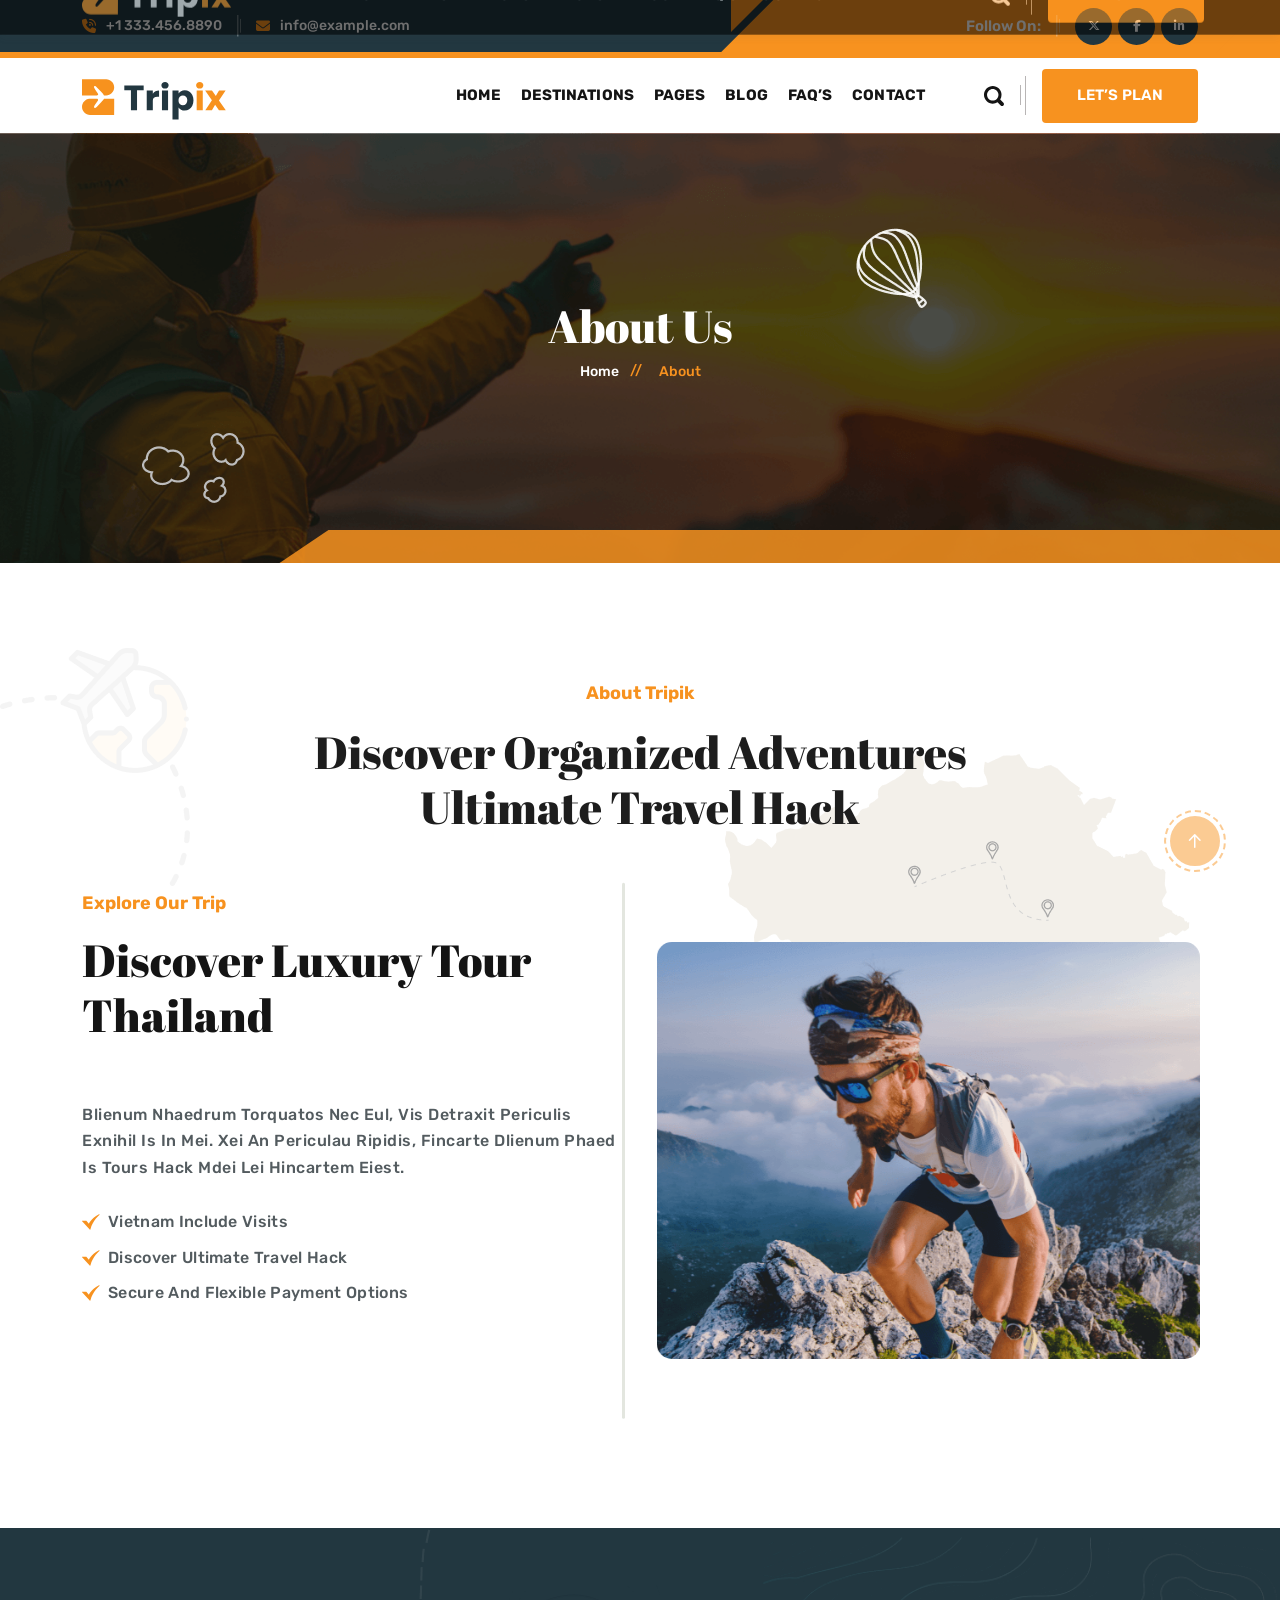
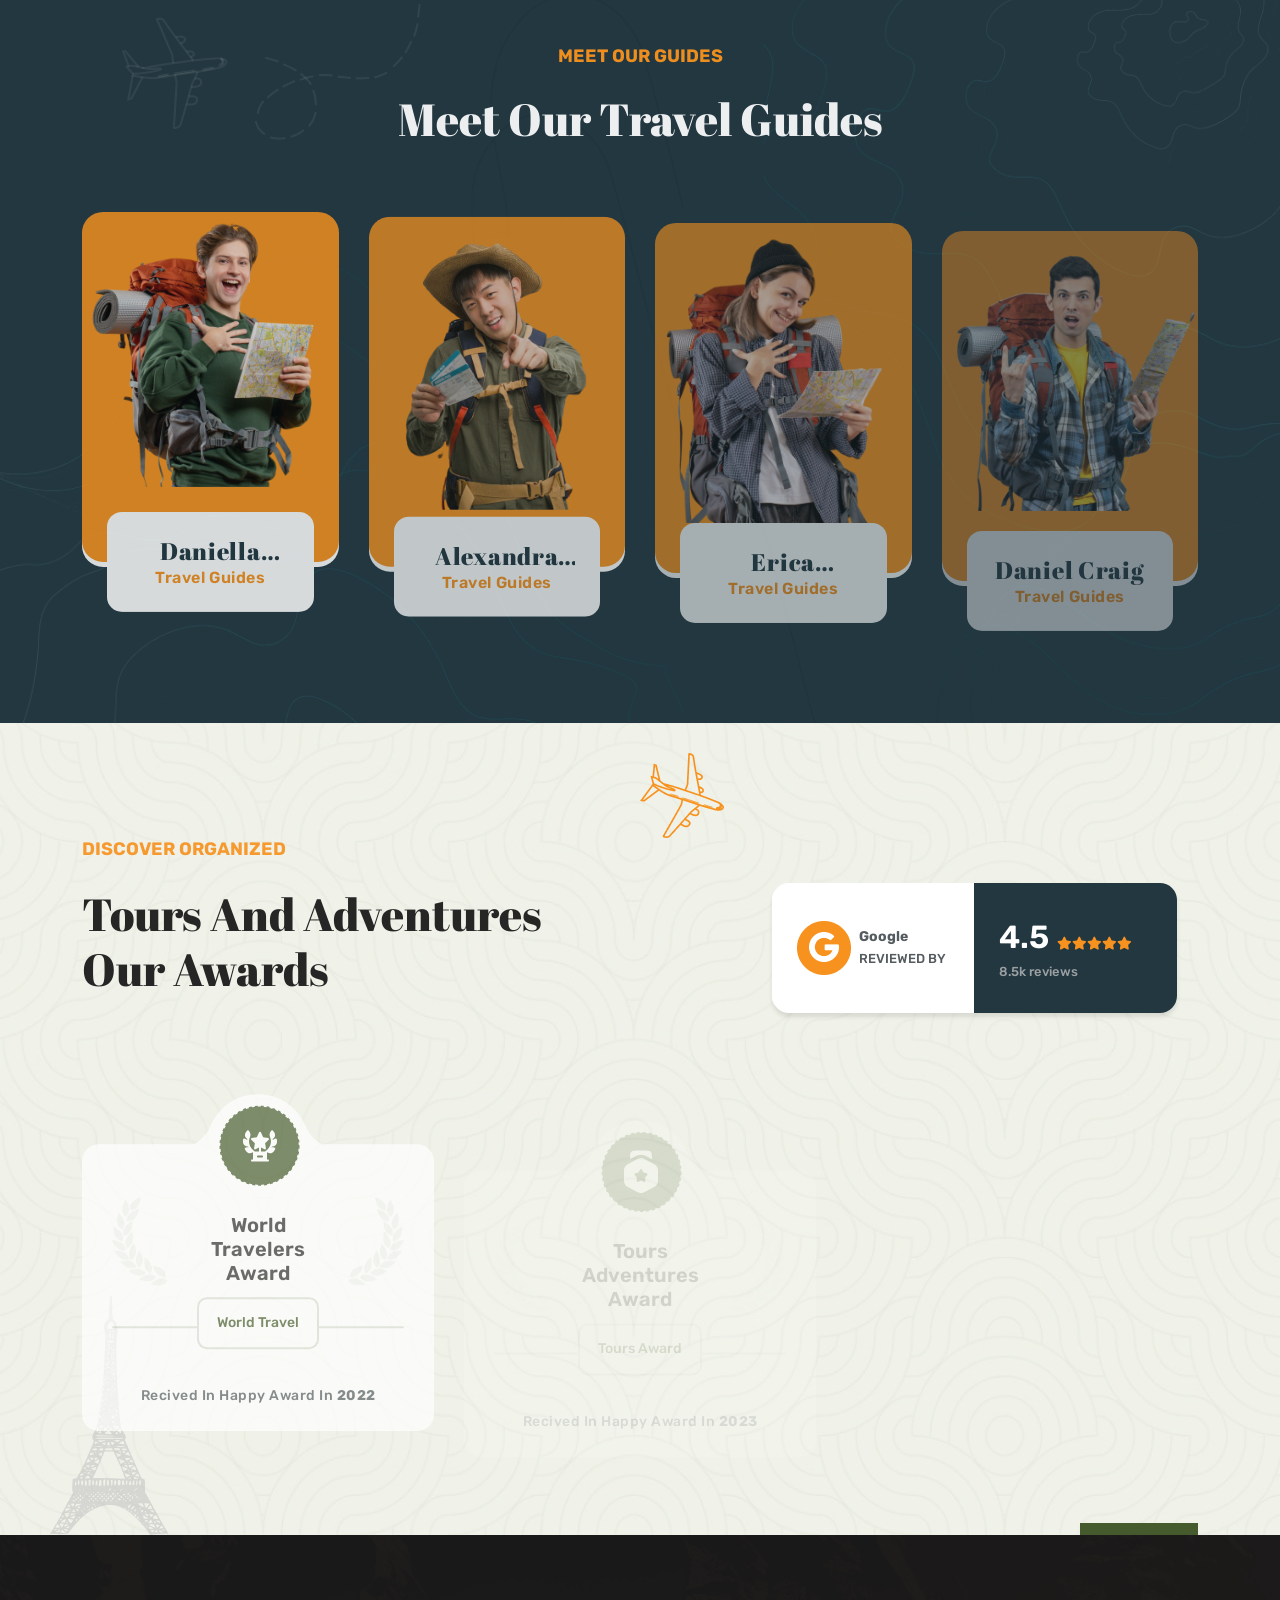
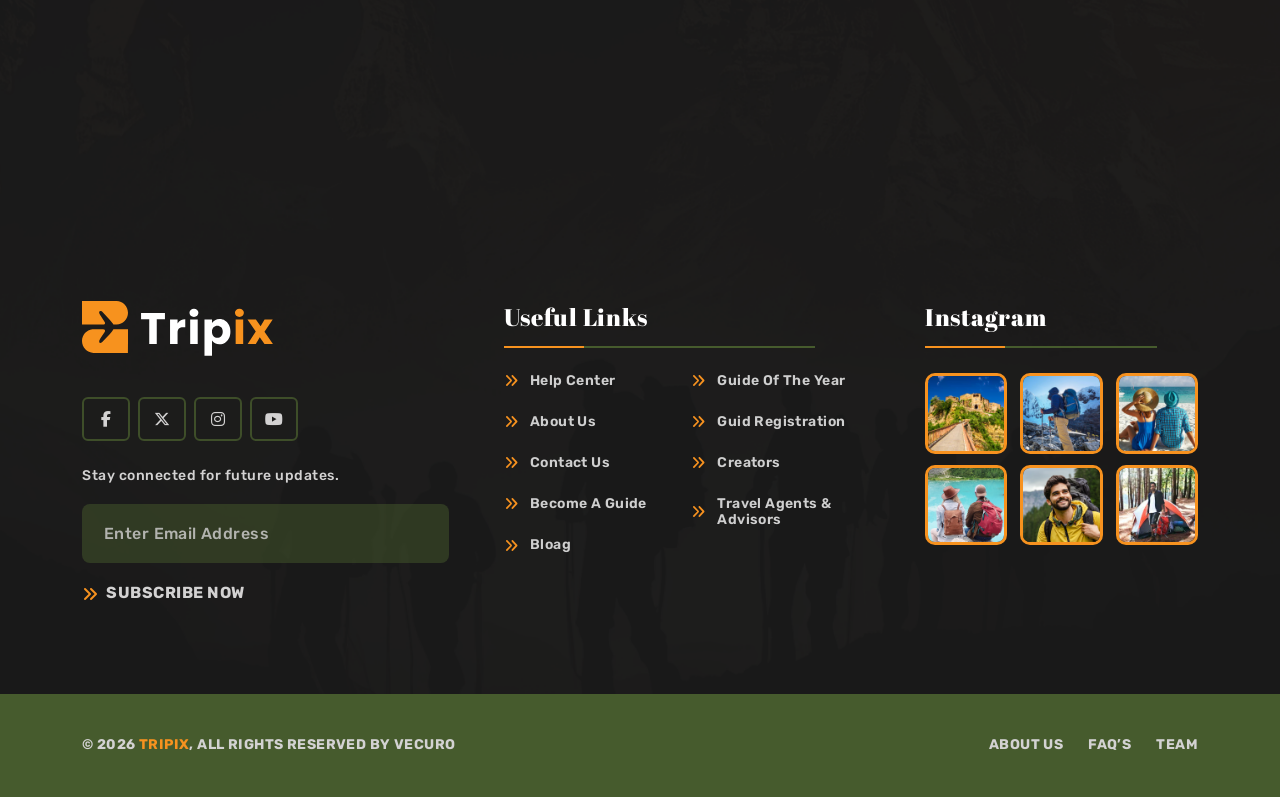
<file: about.html>
<!DOCTYPE html>
<html class="no-js" lang="zxx">
  
<!-- Mirrored from html.vecurosoft.com/tripix/tripix-demo/about.html by HTTrack Website Copier/3.x [XR&CO'2014], Mon, 23 Feb 2026 04:36:15 GMT -->
<head>
    <meta charset="utf-8" />
    <meta http-equiv="x-ua-compatible" content="ie=edge" />
    <meta name="author" content="https://vecuro.com/" />
    <title>Tripix - Tours & Travels HTML5 Template | Vecuro | Trips</title>

    <meta
      name="description"
      content="Tripix - Tours & Travels HTML5 Template, a stunning and feature-rich solution for travel agencies and tour operators."
    />
    <meta
      name="keywords"
      content="Tripix, Tours and Travels, HTML5 Template, Vecuro, Travel Agency Template, Tour Operator Template "
    />
    <meta name="robots" content="INDEX,FOLLOW" />
    <meta name="developer" content="Md Kaium Hossain" />

    <!-- Mobile Specific Metas -->
    <meta
      name="viewport"
      content="width=device-width, initial-scale=1, shrink-to-fit=no"
    />
    <!-- Favicons - Place favicon.ico in the root directory -->
    <link
      rel="apple-touch-icon"
      sizes="57x57"
      href="assets/img/favicons/apple-icon-57x57.png"
    />
    <link
      rel="apple-touch-icon"
      sizes="60x60"
      href="assets/img/favicons/apple-icon-60x60.png"
    />
    <link
      rel="apple-touch-icon"
      sizes="72x72"
      href="assets/img/favicons/apple-icon-72x72.png"
    />
    <link
      rel="apple-touch-icon"
      sizes="76x76"
      href="assets/img/favicons/apple-icon-76x76.png"
    />
    <link
      rel="apple-touch-icon"
      sizes="114x114"
      href="assets/img/favicons/apple-icon-114x114.png"
    />
    <link
      rel="apple-touch-icon"
      sizes="120x120"
      href="assets/img/favicons/apple-icon-120x120.png"
    />
    <link
      rel="apple-touch-icon"
      sizes="144x144"
      href="assets/img/favicons/apple-icon-144x144.png"
    />
    <link
      rel="apple-touch-icon"
      sizes="152x152"
      href="assets/img/favicons/apple-icon-152x152.png"
    />
    <link
      rel="apple-touch-icon"
      sizes="180x180"
      href="assets/img/favicons/apple-icon-180x180.png"
    />
    <link
      rel="icon"
      type="image/png"
      sizes="32x32"
      href="assets/img/favicons/favicon-32x32.png"
    />
    <link
      rel="icon"
      type="image/png"
      sizes="96x96"
      href="assets/img/favicons/favicon-96x96.png"
    />
    <link
      rel="icon"
      type="image/png"
      sizes="16x16"
      href="assets/img/favicons/favicon-16x16.png"
    />
    <link rel="manifest" href="assets/img/favicons/manifest.json" />
    <meta name="msapplication-TileColor" content="#ffffff" />
    <meta
      name="msapplication-TileImage"
      content="assets/img/favicons/ms-icon-144x144.png"
    />
    <meta name="theme-color" content="#fff" />
    <!--=================
	  Google Fonts
	================= -->
    <link rel="preconnect" href="https://fonts.googleapis.com/" />
    <link rel="preconnect" href="https://fonts.gstatic.com/" crossorigin />
    <link
      href="https://fonts.googleapis.com/css2?family=Abril+Fatface&amp;family=Bricolage+Grotesque:opsz,wght@12..96,200..800&amp;family=Poppins:ital,wght@0,100;0,200;0,300;0,400;0,500;0,600;0,700;0,800;0,900;1,100;1,200;1,300;1,400;1,500;1,600;1,700;1,800;1,900&amp;family=Rubik:ital,wght@0,300..900;1,300..900&amp;display=swap"
      rel="stylesheet"
    />
    <!--=================
	    All CSS File
	================= -->
    <!-- plugins -->
    <link rel="stylesheet" href="assets/css/plugins.css" />
    <!-- Theme Custom CSS -->
    <link rel="stylesheet" href="assets/css/style.css" />
  </head>

  <body class="vs-body">
    <!--[if lte IE 9]>
      <p class="browserupgrade">
        You are using an <strong>outdated</strong> browser. Please
        <a href="https://browsehappy.com/">upgrade your browser</a> to improve
        your experience and security.
      </p>
    <![endif]-->
    <!--********************************
   		Code Start From Here 
	******************************** -->
    <!--=================
		Preloader
	=================-->
    <div class="preloader">
      <button class="vs-btn preloaderCls">Cancel Preloader</button>
      <div class="preloader-inner">
        <img src="assets/img/logo.svg" alt="logo" />
        <span class="loader"></span>
      </div>
    </div>
    <!--=================
		Mobile Menu
	================= -->
    <div class="vs-menu-wrapper">
      <div class="vs-menu-area text-center">
        <div class="mobile-logo">
          <a href="index.html"
            ><img src="assets/img/logo.svg" alt="Carmax" class="logo"
          /></a>
          <button class="vs-menu-toggle"><i class="fal fa-times"></i></button>
        </div>
        <div class="vs-mobile-menu">
          <ul>
            <li class="menu-item-has-children">
              <a href="javascript:void(0)">Home</a>
              <ul class="sub-menu">
                <li><a href="index.html">Home 1</a></li>
                <li><a href="index-2.html">Home 2</a></li>
                <li><a href="index-3.html">Home 3</a></li>
              </ul>
            </li>
            <li class="menu-item-has-children">
              <a href="javascript:void(0)">Destinations</a>
              <ul class="sub-menu">
                <li><a href="destinations.html">Destinations</a></li>
                <li>
                  <a href="destination-details.html">Destination Details</a>
                </li>
              </ul>
            </li>
            <li class="menu-item-has-children mega-menu-wrap">
              <a href="javascript:void(0)">Pages</a>
              <ul class="mega-menu">
                <li>
                  <a href="javascript:void(0)">Page List 1</a>
                  <ul>
                    <li><a href="index.html">Home 1</a></li>
                    <li><a href="index-2.html">Home 2</a></li>
                    <li><a href="index-3.html">Home 3</a></li>
                    <li><a href="about.html">About</a></li>
                  </ul>
                </li>
                <li>
                  <a href="javascript:void(0)">Page List 2</a>
                  <ul>
                    <li><a href="faq.html">Faq's</a></li>
                    <li><a href="activities.html">Activities</a></li>
                    <li><a href="blog.html">Blog</a></li>
                    <li><a href="blog-details.html">Blog Details</a></li>
                  </ul>
                </li>
                <li>
                  <a href="javascript:void(0)">Page List 3</a>
                  <ul>
                    <li><a href="trips.html">Trips</a></li>
                    <li><a href="destinations.html">Destinations</a></li>
                    <li>
                      <a href="destination-details.html">Destination Details</a>
                    </li>
                    <li><a href="404.html">404 Error</a></li>
                  </ul>
                </li>
                <li>
                  <a href="javascript:void(0)">Page List 4</a>
                  <ul>
                    <li><a href="contact.html">Contact Us</a></li>
                  </ul>
                </li>
              </ul>
            </li>
            <li class="menu-item-has-children">
              <a href="javascript:void(0)">Blog</a>
              <ul class="sub-menu">
                <li><a href="blog.html">Blog</a></li>
                <li><a href="blog-details.html">Blog Details</a></li>
              </ul>
            </li>
            <li class="menu-item-has-children">
              <a href="faq.html">Faq's</a>
            </li>
            <li>
              <a href="contact.html">Contact</a>
            </li>
          </ul>
        </div>
      </div>
    </div>

    <!-- =================
    	Popup Search Box
    ================= -->
    <div class="popup-search-box">
      <button class="searchClose"><i class="fal fa-times"></i></button>
      <form action="#">
        <input
          type="text"
          class="border-theme"
          placeholder="What are you looking for"
        />
        <button type="submit"><i class="fal fa-search"></i></button>
      </form>
    </div>
    <!-- =================
    	Sticky Navbar
    ================= -->
    <div id="navbars" class="header-sticky navbars">
      <div class="container custom-container">
        <div class="row justify-content-between align-items-center">
          <div class="col-auto col-lg-2">
            <button class="vs-menu-toggle d-inline-block d-lg-none">
              <i class="fal fa-bars"></i>
            </button>
            <div class="logo d-none d-lg-block">
              <a href="index.html"
                ><img src="assets/img/logo.svg" alt="Carmax" class="logo"
              /></a>
            </div>
          </div>
          <div class="col-xl-auto col-lg-auto col-sm-3 d-none d-sm-block">
            <nav class="main-menu d-none d-lg-block">
              <ul>
                <li class="menu-item-has-children">
                  <a href="index.html">Home</a>
                  <ul class="sub-menu">
                    <li><a href="index.html">Home 1</a></li>
                    <li><a href="index-2.html">Home 2</a></li>
                    <li><a href="index-3.html">Home 3</a></li>
                  </ul>
                </li>
                <li class="menu-item-has-children">
                  <a href="destinations.html">Destinations</a>
                  <ul class="sub-menu">
                    <li><a href="destinations.html">Destinations</a></li>
                    <li>
                      <a href="destination-details.html">Destination Details</a>
                    </li>
                  </ul>
                </li>
                <li class="menu-item-has-children mega-menu-wrap">
                  <a href="javascript:void(0)">Pages</a>
                  <ul class="mega-menu">
                    <li>
                      <a href="#">Page List 1</a>
                      <ul>
                        <li><a href="index.html">Home 1</a></li>
                        <li><a href="index-2.html">Home 2</a></li>
                        <li><a href="index-3.html">Home 3</a></li>
                        <li><a href="about.html">About</a></li>
                      </ul>
                    </li>
                    <li>
                      <a href="#">Page List 2</a>
                      <ul>
                        <li><a href="faq.html">Faq's</a></li>
                        <li><a href="activities.html">Activities</a></li>
                        <li><a href="blog.html">Blog</a></li>
                        <li><a href="blog-details.html">Blog Details</a></li>
                      </ul>
                    </li>
                    <li>
                      <a href="#">Page List 3</a>
                      <ul>
                        <li><a href="trips.html">Trip</a></li>
                        <li><a href="destinations.html">Destinations</a></li>
                        <li>
                          <a href="destination-details.html"
                            >Destination Details</a
                          >
                        </li>
                        <li><a href="404.html">404 Error</a></li>
                      </ul>
                    </li>
                    <li>
                      <a href="#">Page List 4</a>
                      <ul>
                        <li><a href="contact.html">Contact Us</a></li>
                      </ul>
                    </li>
                  </ul>
                </li>
                <li class="menu-item-has-children">
                  <a href="blog.html">blog</a>
                  <ul class="sub-menu">
                    <li><a href="blog.html">blog</a></li>
                    <li><a href="blog-details.html">Blog Details</a></li>
                  </ul>
                </li>
                <li class="menu-item-has-children">
                  <a href="faq.html">Faq's</a>
                </li>
                <li>
                  <a href="contact.html">Contact</a>
                </li>
              </ul>
            </nav>
            <div class="logo d-lg-none">
              <a href="index.html"
                ><img src="assets/img/logo.svg" alt="Carmax" class="logo"
              /></a>
            </div>
          </div>
          <div class="col-xl-3 col-md-auto col-auto">
            <div class="header-wc style2">
              <button class="wc-link2 searchBoxTggler text-title-color">
                <svg
                  xmlns="http://www.w3.org/2000/svg"
                  width="21"
                  height="20"
                  viewBox="0 0 21 20"
                  fill="none"
                >
                  <path
                    d="M20.4174 16.6954L17.2213 13.4773C19.3155 10.0703 18.8936 5.54217 15.9593 2.58766C12.5328 -0.862552 6.9769 -0.862552 3.55037 2.58766C0.123835 6.03787 0.123835 11.6322 3.55037 15.0824C6.5354 18.088 11.1341 18.4736 14.5333 16.2469L17.7019 19.4335C18.4521 20.1888 19.6711 20.1888 20.4213 19.4335C21.1675 18.6781 21.1675 17.4507 20.4174 16.6954ZM5.711 12.9029C3.48395 10.6604 3.48395 7.00959 5.711 4.76715C7.93805 2.52471 11.5638 2.52471 13.7909 4.76715C16.018 7.00959 16.018 10.6604 13.7909 12.9029C11.5638 15.1453 7.93805 15.1453 5.711 12.9029Z"
                    fill="#F6F5F5"
                  ></path>
                </svg>
              </button>
              <svg
                xmlns="http://www.w3.org/2000/svg"
                width="6"
                height="39"
                viewBox="0 0 6 39"
                fill="none"
              >
                <rect
                  x="5"
                  width="1"
                  height="39"
                  fill="#D9D9D9"
                  fill-opacity="0.7"
                ></rect>
                <rect
                  y="9"
                  width="1"
                  height="20"
                  fill="#D9D9D9"
                  fill-opacity="0.7"
                ></rect>
              </svg>
              <div class="logo d-none d-sm-block">
                <a href="contact.html" class="vs-btn style10">
                  <span>let’s plan</span>
                </a>
              </div>
              <div class="logo d-sm-none">
                <a href="index.html"
                  ><img src="assets/img/logo.svg" alt="Carmax" class="logo"
                /></a>
              </div>
            </div>
          </div>
        </div>
      </div>
    </div>
    <!-- =================
    	Main Section Wrapper
  	================= -->
    <main class="main">
      <!--================= Header Area =================-->
      <header class="vs-header layout2">
        <!-- Main Menu Area -->
        <div class="sticky-wrapper position-relative">
          <div class="header-top-wrap">
            <div class="container custom-container">
              <div class="row">
                <div class="col-lg-12">
                  <div class="header-top">
                    <div
                      class="row g-3 justify-content-between align-items-center"
                    >
                      <div class="col-md-6 d-none d-md-block">
                        <div class="contact-info">
                          <ul class="custom-ul">
                            <li>
                              <i class="fa-solid fa-phone-volume"></i>
                              <a href="tel:+13334568890">+1 333.456.8890</a>
                            </li>
                            <li>
                              <svg
                                xmlns="http://www.w3.org/2000/svg"
                                width="4"
                                height="22"
                                viewBox="0 0 4 22"
                                fill="none"
                              >
                                <line
                                  x1="0.75"
                                  y1="2.774e-08"
                                  x2="0.749999"
                                  y2="21.6114"
                                  stroke="white"
                                  stroke-opacity="0.3"
                                  stroke-width="1.5"
                                />
                                <line
                                  x1="3.5"
                                  y1="3.92926"
                                  x2="3.5"
                                  y2="17.682"
                                  stroke="white"
                                  stroke-opacity="0.3"
                                />
                              </svg>
                            </li>
                            <li>
                              <i class="fa-solid fa-envelope"></i>
                              <a href="mailto:info@example.com">
                                info@example.com
                              </a>
                            </li>
                          </ul>
                        </div>
                      </div>
                      <div class="col-md-6">
                        <div class="social-share">
                          <span class="info-share">Follow on:</span>
                          <svg
                            xmlns="http://www.w3.org/2000/svg"
                            width="4"
                            height="22"
                            viewBox="0 0 4 22"
                            fill="none"
                          >
                            <line
                              x1="0.75"
                              y1="2.774e-08"
                              x2="0.749999"
                              y2="21.6114"
                              stroke="white"
                              stroke-opacity="0.3"
                              stroke-width="1.5"
                            />
                            <line
                              x1="3.5"
                              y1="3.92941"
                              x2="3.5"
                              y2="17.6821"
                              stroke="white"
                              stroke-opacity="0.3"
                            />
                          </svg>
                          <ul class="custom-ul">
                            <li>
                              <a href="https://x.com/" target="_blank">
                                <i class="fa-brands fa-x-twitter"></i>
                              </a>
                            </li>
                            <li>
                              <a
                                href="https://www.facebook.com/"
                                target="_blank"
                              >
                                <i class="fab fa-facebook-f"></i>
                              </a>
                            </li>
                            <li>
                              <a
                                href="https://www.linkedin.com/"
                                target="_blank"
                              >
                                <i class="fab fa-linkedin-in"></i>
                              </a>
                            </li>
                          </ul>
                        </div>
                      </div>
                    </div>
                  </div>
                </div>
              </div>
            </div>
          </div>
          <div class="header-bottom">
            <div class="container custom-container">
              <div class="row justify-content-between align-items-center">
                <div class="col-xl-3 col-lg-auto">
                  <div
                    class="header-logo d-flex justify-content-between align-items-center"
                  >
                    <a href="index.html"
                      ><img
                        src="assets/img/logo-v2.svg"
                        alt="Luxrio"
                        class="logo"
                    /></a>
                    <div class="d-flex align-items-center gap-3">
                      <button class="wc-link2 searchBoxTggler d-lg-none">
                        <svg
                          xmlns="http://www.w3.org/2000/svg"
                          width="21"
                          height="20"
                          viewBox="0 0 21 20"
                          fill="none"
                        >
                          <path
                            d="M20.4174 16.6954L17.2213 13.4773C19.3155 10.0703 18.8936 5.54217 15.9593 2.58766C12.5328 -0.862552 6.9769 -0.862552 3.55037 2.58766C0.123835 6.03787 0.123835 11.6322 3.55037 15.0824C6.5354 18.088 11.1341 18.4736 14.5333 16.2469L17.7019 19.4335C18.4521 20.1888 19.6711 20.1888 20.4213 19.4335C21.1675 18.6781 21.1675 17.4507 20.4174 16.6954ZM5.711 12.9029C3.48395 10.6604 3.48395 7.00959 5.711 4.76715C7.93805 2.52471 11.5638 2.52471 13.7909 4.76715C16.018 7.00959 16.018 10.6604 13.7909 12.9029C11.5638 15.1453 7.93805 15.1453 5.711 12.9029Z"
                            fill="#141414"
                          ></path>
                        </svg>
                      </button>
                      <button
                        class="vs-menu-toggle style2 d-inline-block d-lg-none"
                      >
                        <i class="fal fa-bars"></i>
                      </button>
                    </div>
                  </div>
                </div>
                <div
                  class="col-xl-9 col-lg-auto d-none d-lg-flex justify-content-end gap-md-4 gap-xl-5"
                >
                  <nav class="main-menu menu-style1 v2 d-none d-lg-block">
                    <ul
                      class="d-flex justify-content-center align-items-center"
                    >
                      <li class="menu-item-has-children">
                        <a href="index.html">Home</a>
                        <ul class="sub-menu">
                          <li><a href="index.html">Home 1</a></li>
                          <li><a href="index-2.html">Home 2</a></li>
                          <li><a href="index-3.html">Home 3</a></li>
                        </ul>
                      </li>
                      <li class="menu-item-has-children">
                        <a href="destinations.html">Destinations</a>
                        <ul class="sub-menu">
                          <li><a href="destinations.html">Destinations</a></li>
                          <li>
                            <a href="destination-details.html"
                              >Destination Details</a
                            >
                          </li>
                        </ul>
                      </li>
                      <li class="menu-item-has-children mega-menu-wrap">
                        <a href="javascript:void(0)">Pages</a>
                        <ul class="mega-menu">
                          <li>
                            <a href="#">Page List 1</a>
                            <ul>
                              <li><a href="index.html">Home 1</a></li>
                              <li><a href="index-2.html">Home 2</a></li>
                              <li><a href="index-3.html">Home 3</a></li>
                              <li><a href="about.html">About</a></li>
                            </ul>
                          </li>
                          <li>
                            <a href="#">Page List 2</a>
                            <ul>
                              <li><a href="faq.html">Faq's</a></li>
                              <li><a href="activities.html">Activities</a></li>
                              <li><a href="blog.html">Blog</a></li>
                              <li>
                                <a href="blog-details.html">Blog Details</a>
                              </li>
                            </ul>
                          </li>
                          <li>
                            <a href="#">Page List 3</a>
                            <ul>
                              <li><a href="trips.html">Trips</a></li>
                              <li>
                                <a href="destinations.html">Destinations</a>
                              </li>
                              <li>
                                <a href="destination-details.html"
                                  >Destination Details</a
                                >
                              </li>
                              <li><a href="404.html">404 Error</a></li>
                            </ul>
                          </li>
                          <li>
                            <a href="#">Page List 4</a>
                            <ul>
                              <li><a href="contact.html">Contact Us</a></li>
                            </ul>
                          </li>
                        </ul>
                      </li>
                      <li class="menu-item-has-children">
                        <a href="blog.html">blog</a>
                        <ul class="sub-menu">
                          <li><a href="blog.html">blog</a></li>
                          <li><a href="blog-details.html">blog details</a></li>
                        </ul>
                      </li>
                      <li>
                        <a href="faq.html">Faq’s</a>
                      </li>
                      <li>
                        <a href="contact.html">Contact</a>
                      </li>
                    </ul>
                  </nav>
                  <div class="header-wc style2">
                    <button class="wc-link2 searchBoxTggler">
                      <svg
                        xmlns="http://www.w3.org/2000/svg"
                        width="21"
                        height="20"
                        viewBox="0 0 21 20"
                        fill="none"
                        class="text-title-color"
                      >
                        <path
                          d="M20.4174 16.6954L17.2213 13.4773C19.3155 10.0703 18.8936 5.54217 15.9593 2.58766C12.5328 -0.862552 6.9769 -0.862552 3.55037 2.58766C0.123835 6.03787 0.123835 11.6322 3.55037 15.0824C6.5354 18.088 11.1341 18.4736 14.5333 16.2469L17.7019 19.4335C18.4521 20.1888 19.6711 20.1888 20.4213 19.4335C21.1675 18.6781 21.1675 17.4507 20.4174 16.6954ZM5.711 12.9029C3.48395 10.6604 3.48395 7.00959 5.711 4.76715C7.93805 2.52471 11.5638 2.52471 13.7909 4.76715C16.018 7.00959 16.018 10.6604 13.7909 12.9029C11.5638 15.1453 7.93805 15.1453 5.711 12.9029Z"
                          fill="currentColor"
                        />
                      </svg>
                    </button>
                    <svg
                      xmlns="http://www.w3.org/2000/svg"
                      width="6"
                      height="39"
                      viewBox="0 0 6 39"
                      fill="none"
                    >
                      <rect
                        x="5"
                        width="1"
                        height="39"
                        fill="#9A9696"
                        fill-opacity="0.7"
                      />
                      <rect
                        y="9"
                        width="1"
                        height="20"
                        fill="#9A9696"
                        fill-opacity="0.7"
                      />
                    </svg>
                    <a href="blog-details.html" class="vs-btn style8">
                      <span>let’s plan</span>
                    </a>
                  </div>
                </div>
              </div>
            </div>
          </div>
        </div>
      </header>
      <!--================= Header Area end =================-->

      <!--================= Breadcrumb Area start =================-->
      <section
        class="vs-breadcrumb"
        data-bg-src="assets/img/bg/breadcrumb-bg-2.png"
      >
        <img
          src="assets/img/icons/cloud.png"
          alt="vs-breadcrumb-icon"
          class="vs-breadcrumb-icon-1 animate-parachute"
        />
        <img
          src="assets/img/icons/ballon-sclation.png"
          alt="vs-breadcrumb-icon"
          class="vs-breadcrumb-icon-2 animate-parachute"
        />
        <div class="container">
          <div class="row text-center">
            <div class="col-12">
              <div class="breadcrumb-content">
                <h1 class="breadcrumb-title">About us</h1>
              </div>
              <div class="breadcrumb-menu">
                <ul class="custom-ul">
                  <li>
                    <a href="index.html">Home</a>
                  </li>
                  <li>About</li>
                </ul>
              </div>
            </div>
          </div>
        </div>
      </section>
      <!--================= Breadcrumb Area end =================-->

      <!--================= About Area start =================-->
      <section class="vs-about position-relative space">
        <img
          src="assets/img/icons/plain-globe.png"
          alt="plain-globe"
          class="about-icon-1 animate-parachute"
        />
        <img
          src="assets/img/icons/map.png"
          alt="plain-globe"
          class="about-icon-2 animate-parachute"
        />
        <div class="container">
          <div class="row">
            <div class="col-lg-auto mx-auto">
              <div class="title-area text-center">
                <span
                  class="sec-subtitle text-capitalize fade-anim"
                  data-direction="top"
                  >about tripik</span
                >
                <h2 class="sec-title fade-anim" data-direction="bottom">
                  Discover Organized Adventures <br />
                  Ultimate Travel Hack
                </h2>
              </div>
            </div>
          </div>
          <div class="row g-4 align-items-center">
            <div class="col-md-6 order-1 order-md-0">
              <div class="about-info-area">
                <div class="title-area">
                  <span class="sec-subtitle text-capitalize"
                    >Explore our trip</span
                  >
                  <h2 class="sec-title">Discover luxury tour thailand</h2>
                </div>
                <div class="about-info">
                  <p>
                    Blienum nhaedrum torquatos nec eul, vis detraxit periculis
                    exnihil is in mei. Xei an periculau ripidis, fincarte
                    Dlienum phaed is tours hack mdei Lei hincartem eiest.
                  </p>
                  <div class="services-lists">
                    <ul class="custom-ul">
                      <li>
                        <svg
                          xmlns="http://www.w3.org/2000/svg"
                          width="18"
                          height="16"
                          viewBox="0 0 18 16"
                          fill="none"
                        >
                          <path
                            d="M7.99949 15.7247C7.94644 15.7247 7.89396 15.7137 7.84536 15.6924C7.79675 15.6712 7.75308 15.6401 7.71707 15.6011L0.102184 7.36399C0.0514209 7.30907 0.0177684 7.24055 0.00534479 7.16681C-0.0070788 7.09306 0.00226539 7.0173 0.0322339 6.94878C0.0622023 6.88026 0.111495 6.82197 0.174079 6.78104C0.236663 6.7401 0.309824 6.7183 0.384607 6.71829H4.04999C4.10502 6.7183 4.15942 6.73011 4.2095 6.75293C4.25958 6.77575 4.30418 6.80904 4.3403 6.85056L6.88522 9.77841C7.16026 9.19049 7.69268 8.21156 8.62699 7.01872C10.0082 5.25526 12.5774 2.66176 16.9729 0.320525C17.0579 0.275283 17.1567 0.263542 17.2499 0.287618C17.3431 0.311694 17.4239 0.369838 17.4763 0.450569C17.5287 0.531301 17.5489 0.62875 17.533 0.723675C17.5171 0.8186 17.4661 0.904101 17.3902 0.963294C17.3735 0.97641 15.6787 2.31103 13.7282 4.7556C11.9331 7.00522 9.54691 10.6837 8.37272 15.4325C8.3521 15.516 8.30412 15.5901 8.23645 15.6431C8.16878 15.696 8.08532 15.7248 7.99938 15.7248L7.99949 15.7247Z"
                            fill="currentColor"
                          />
                        </svg>
                        Vietnam include visits
                      </li>
                      <li>
                        <svg
                          xmlns="http://www.w3.org/2000/svg"
                          width="18"
                          height="16"
                          viewBox="0 0 18 16"
                          fill="none"
                        >
                          <path
                            d="M7.99949 15.7247C7.94644 15.7247 7.89396 15.7137 7.84536 15.6924C7.79675 15.6712 7.75308 15.6401 7.71707 15.6011L0.102184 7.36399C0.0514209 7.30907 0.0177684 7.24055 0.00534479 7.16681C-0.0070788 7.09306 0.00226539 7.0173 0.0322339 6.94878C0.0622023 6.88026 0.111495 6.82197 0.174079 6.78104C0.236663 6.7401 0.309824 6.7183 0.384607 6.71829H4.04999C4.10502 6.7183 4.15942 6.73011 4.2095 6.75293C4.25958 6.77575 4.30418 6.80904 4.3403 6.85056L6.88522 9.77841C7.16026 9.19049 7.69268 8.21156 8.62699 7.01872C10.0082 5.25526 12.5774 2.66176 16.9729 0.320525C17.0579 0.275283 17.1567 0.263542 17.2499 0.287618C17.3431 0.311694 17.4239 0.369838 17.4763 0.450569C17.5287 0.531301 17.5489 0.62875 17.533 0.723675C17.5171 0.8186 17.4661 0.904101 17.3902 0.963294C17.3735 0.97641 15.6787 2.31103 13.7282 4.7556C11.9331 7.00522 9.54691 10.6837 8.37272 15.4325C8.3521 15.516 8.30412 15.5901 8.23645 15.6431C8.16878 15.696 8.08532 15.7248 7.99938 15.7248L7.99949 15.7247Z"
                            fill="currentColor"
                          />
                        </svg>
                        Discover Ultimate Travel Hack
                      </li>
                      <li>
                        <svg
                          xmlns="http://www.w3.org/2000/svg"
                          width="18"
                          height="16"
                          viewBox="0 0 18 16"
                          fill="none"
                        >
                          <path
                            d="M7.99949 15.7247C7.94644 15.7247 7.89396 15.7137 7.84536 15.6924C7.79675 15.6712 7.75308 15.6401 7.71707 15.6011L0.102184 7.36399C0.0514209 7.30907 0.0177684 7.24055 0.00534479 7.16681C-0.0070788 7.09306 0.00226539 7.0173 0.0322339 6.94878C0.0622023 6.88026 0.111495 6.82197 0.174079 6.78104C0.236663 6.7401 0.309824 6.7183 0.384607 6.71829H4.04999C4.10502 6.7183 4.15942 6.73011 4.2095 6.75293C4.25958 6.77575 4.30418 6.80904 4.3403 6.85056L6.88522 9.77841C7.16026 9.19049 7.69268 8.21156 8.62699 7.01872C10.0082 5.25526 12.5774 2.66176 16.9729 0.320525C17.0579 0.275283 17.1567 0.263542 17.2499 0.287618C17.3431 0.311694 17.4239 0.369838 17.4763 0.450569C17.5287 0.531301 17.5489 0.62875 17.533 0.723675C17.5171 0.8186 17.4661 0.904101 17.3902 0.963294C17.3735 0.97641 15.6787 2.31103 13.7282 4.7556C11.9331 7.00522 9.54691 10.6837 8.37272 15.4325C8.3521 15.516 8.30412 15.5901 8.23645 15.6431C8.16878 15.696 8.08532 15.7248 7.99938 15.7248L7.99949 15.7247Z"
                            fill="currentColor"
                          />
                        </svg>
                        secure and flexible payment options
                      </li>
                    </ul>
                  </div>
                  <div class="btn-trigger btn-bounce">
                    <a
                      href="trips.html"
                      class="vs-btn style6 text-capitalize"
                      >view all service</a
                    >
                  </div>
                </div>
              </div>
            </div>
            <div class="col-md-6 order-0 order-md-1">
              <div class="about-thumb fade-anim" data-direction="right">
                <img
                  src="assets/img/about/about-thumb.png"
                  alt="about-thumb"
                  class="w-100"
                />
              </div>
            </div>
          </div>
        </div>
      </section>
      <!--================= About Area end =================-->

      <!--================= Travel-guides start =================-->
      <section
        class="travel-guides bg-second-theme-color position-relative space"
        data-bg-src="assets/img/bg/travel-guides-bg.png"
      >
        <img
          src="assets/img/icons/plain-sclation.png"
          alt="icon"
          class="travel-guides-icon-1 animate-parachute"
        />
        <img
          src="assets/img/icons/rops.png"
          alt="icon"
          class="travel-guides-icon-2 animate-parachute"
        />
        <div class="container">
          <div class="row">
            <div class="col-lg-auto mx-auto">
              <div class="title-area text-center">
                <span class="sec-subtitle fade-anim" data-direction="top"
                  >Meet Our Guides</span
                >
                <h2
                  class="sec-title text-white-color fade-anim"
                  data-direction="bottom"
                >
                  Meet Our Travel Guides
                </h2>
              </div>
            </div>
          </div>
          <div class="row g-4">
            <div class="col-md-6 col-lg-4 col-xl-3 fade-anim" data-delay="0.30">
              <div class="guide-box">
                <figure class="guide-thumb">
                  <img
                    src="assets/img/guides/guide-1-1.png"
                    alt="guide"
                    class="w-100"
                  />
                </figure>
                <div class="guide-content text-center">
                  <h5
                    class="guide-name line-clamp-1 text-second-theme-color text-capitalize"
                  >
                    daniella alonso
                  </h5>
                  <p
                    class="guide-designation line-clamp-1 text-theme-color text-capitalize"
                  >
                    Travel Guides
                  </p>
                </div>
              </div>
            </div>
            <div class="col-md-6 col-lg-4 col-xl-3 fade-anim" data-delay="0.40">
              <div class="guide-box">
                <figure class="guide-thumb">
                  <img
                    src="assets/img/guides/guide-1-2.png"
                    alt="guide"
                    class="w-100"
                  />
                </figure>
                <div class="guide-content text-center">
                  <h5
                    class="guide-name line-clamp-1 text-second-theme-color text-capitalize"
                  >
                    Alexandra Dadd
                  </h5>
                  <p
                    class="guide-designation line-clamp-1 text-theme-color text-capitalize"
                  >
                    Travel Guides
                  </p>
                </div>
              </div>
            </div>
            <div class="col-md-6 col-lg-4 col-xl-3 fade-anim" data-delay="0.50">
              <div class="guide-box">
                <figure class="guide-thumb">
                  <img
                    src="assets/img/guides/guide-1-3.png"
                    alt="guide"
                    class="w-100"
                  />
                </figure>
                <div class="guide-content text-center">
                  <h5
                    class="guide-name line-clamp-1 text-second-theme-color text-capitalize"
                  >
                    erica fernandes
                  </h5>
                  <p
                    class="guide-designation line-clamp-1 text-theme-color text-capitalize"
                  >
                    Travel Guides
                  </p>
                </div>
              </div>
            </div>
            <div class="col-md-6 col-lg-4 col-xl-3 fade-anim" data-delay="0.60">
              <div class="guide-box">
                <figure class="guide-thumb">
                  <img
                    src="assets/img/guides/guide-1-4.png"
                    alt="guide"
                    class="w-100"
                  />
                </figure>
                <div class="guide-content text-center">
                  <h5
                    class="guide-name line-clamp-1 text-second-theme-color text-capitalize"
                  >
                    daniel craig
                  </h5>
                  <p
                    class="guide-designation line-clamp-1 text-theme-color text-capitalize"
                  >
                    Travel Guides
                  </p>
                </div>
              </div>
            </div>
          </div>
        </div>
      </section>
      <!--================= Travel-guides end =================-->

      <!--================= Awards Area start =================-->
      <section
        class="awards-style1 space"
        data-bg-src="assets/img/awards/awards-style1-bg.png"
      >
        <img
          class="awards-icon-1"
          src="assets/img/icons/award-icon-1.png"
          alt="icon"
        />
        <img
          class="awards-icon-2 move-item"
          src="assets/img/icons/award-icon-2.png"
          alt="icon"
        />
        <div class="container">
          <div class="row justify-content-between align-items-center">
            <div class="col-md-6 col-lg-6 col-xxl-5">
              <div class="title-area text-center text-md-start">
                <span class="sec-subtitle fade-anim" data-direction="top"
                  >Discover Organized</span
                >
                <h2 class="sec-title fade-anim" data-direction="bottom">
                  Tours and Adventures our awards
                </h2>
              </div>
            </div>
            <div class="col-md-6 col-lg-5 col-xxl-5">
              <div class="google-reviewed mx-auto overflow-hidden">
                <div
                  class="left bg-white-color d-flex align-items-center gap-2"
                >
                  <img
                    src="assets/img/icons/awards-google.png"
                    alt="google"
                  />
                  <div class="info">
                    <strong class="d-block">Google</strong>
                    <span class="d-block fs-xxs text-uppercase"
                      >Reviewed by</span
                    >
                  </div>
                </div>
                <div class="right bg-second-theme-color">
                  <div class="rating d-flex align-items-baseline gap-2">
                    <h4 class="fs-32 fw-semibold ff-rubik text-white-color">
                      4.5
                    </h4>
                    <div class="stars">
                      <ul
                        class="custom-ul d-flex align-items-center text-theme-color fs-xxs"
                      >
                        <li><i class="fa-solid fa-star"></i></li>
                        <li><i class="fa-solid fa-star"></i></li>
                        <li><i class="fa-solid fa-star"></i></li>
                        <li><i class="fa-solid fa-star"></i></li>
                        <li><i class="fa-solid fa-star"></i></li>
                      </ul>
                    </div>
                  </div>
                  <span class="review fs-xxs d-block">8.5k reviews</span>
                </div>
              </div>
            </div>
          </div>
          <div class="row g-2 g-lg-4 award-box-style1__row">
            <div class="line-Shape"></div>
            <div class="col-md-6 col-lg-4 fade-anim" data-delay="0.30">
              <div class="award-box-style1">
                <div class="award-box-style1-wrapper">
                  <figure class="award-box-icon">
                    <svg
                      xmlns="http://www.w3.org/2000/svg"
                      width="132"
                      height="103"
                      viewBox="0 0 132 103"
                      fill="none"
                    >
                      <path
                        d="M113.179 31.5771L114.345 33.9106C118.132 41.484 124.273 47.6249 131.846 51.4116H113.179V31.5771Z"
                        fill="white"
                      />
                      <path
                        d="M18.668 31.5771L17.5012 33.9106C13.7145 41.484 7.57363 47.6249 0.000244141 51.4116H18.668V31.5771Z"
                        fill="white"
                      />
                      <circle
                        cx="51.1642"
                        cy="51.1642"
                        r="47.1642"
                        transform="matrix(1 0 0 -1 14.7588 102.328)"
                        fill="white"
                        stroke="white"
                        stroke-width="8"
                      />
                      <circle
                        cx="67.5308"
                        cy="51.5308"
                        r="39.2808"
                        fill="currentColor"
                        stroke="currentColor"
                        stroke-width="1.5"
                        stroke-dasharray="3 3"
                      />
                      <path
                        d="M80.5531 52.3525C81.4013 52.3525 82.2165 52.1074 82.9353 51.6249C84.1269 50.8194 84.954 49.3584 84.9862 47.8389C85.0231 47.0666 84.9862 46.2485 84.8733 45.337C84.8099 44.8155 84.3504 44.4116 83.7586 44.4703C82.747 44.6005 81.7104 45.0807 80.8462 45.8325C80.8054 45.496 80.7517 45.1621 80.6848 44.831C81.6436 44.3561 82.3848 43.5933 82.768 42.6415C83.3234 41.3088 83.1493 39.6629 82.3118 38.3458C81.8458 37.6114 81.3439 36.9373 80.8216 36.34C80.4587 35.9266 79.8323 35.8838 79.417 36.2467C78.5162 37.0336 77.9092 38.1756 77.6612 39.5588C77.4369 40.8865 77.6114 42.006 78.113 43.219C80.1978 48.1718 78.2832 53.8349 73.9463 56.6012C73.6393 56.7928 73.3967 57.0576 73.2307 57.3658H68.996V53.2966L72.5017 55.1169C72.8445 55.294 73.2485 55.2557 73.5464 55.038C73.8518 54.8163 74.0056 54.4418 73.9433 54.0692L73.1117 49.0654L76.7254 45.5061C76.9939 45.2415 77.0902 44.8475 76.9734 44.4895C76.8567 44.1306 76.5474 43.868 76.1748 43.8115L71.1827 43.0598L68.9074 38.0298C68.5845 37.3158 67.4152 37.3158 67.0923 38.0298L64.817 43.0598L59.8249 43.8117C59.4524 43.8682 59.143 44.1308 59.0263 44.4897C58.9096 44.8477 59.0059 45.2417 59.2744 45.5063L62.8881 49.0656L62.0564 54.0694C61.9941 54.4419 62.1478 54.8165 62.4533 55.0382C62.7588 55.26 63.1615 55.2902 63.498 55.1171L67.0038 53.2968V57.366H62.7378C62.369 56.7477 61.8054 56.4673 61.2775 56.0547C58.4798 53.7922 57.0624 50.5337 57.0624 47.4051C57.0624 43.4278 58.8985 42.7963 58.3552 39.5473C58.1071 38.1748 57.5011 37.0337 56.6013 36.2468C56.1899 35.8849 55.5576 35.9258 55.1967 36.3402C54.6704 36.9413 54.1685 37.6164 53.7065 38.3449C52.869 39.662 52.6929 41.3079 53.2444 42.6308C53.6317 43.5915 54.3747 44.3563 55.3344 44.8317C55.2674 45.163 55.2138 45.4971 55.173 45.8339C54.3059 45.0807 53.2514 44.6004 52.2409 44.4704C51.9783 44.4421 51.7117 44.5093 51.5026 44.6727C51.2935 44.8351 51.1573 45.0754 51.1262 45.3381C51.0143 46.2505 50.9783 47.0695 51.0123 47.8225C51.0542 49.3973 51.9107 50.8622 53.0916 51.6327C53.7833 52.1094 54.6013 52.3535 55.4564 52.3535C55.6558 52.3535 55.8583 52.3294 56.0608 52.3027C56.1869 52.6104 56.3131 52.9174 56.4619 53.2147C55.5658 53.0989 54.4449 53.1272 53.3474 53.6715C52.8413 53.9226 52.6488 54.5387 52.9078 55.0285C53.257 55.6929 53.6733 56.4605 54.1684 57.1306C55.0122 58.3623 56.3999 59.2094 58.0389 59.2094C59.0305 59.2094 59.9837 58.8294 60.7703 58.1474C60.8923 58.2345 61.0069 58.3201 61.0272 58.3622V65.3348H60.0311C59.4805 65.3348 59.035 65.7803 59.035 66.3309C59.035 66.8815 59.4805 67.327 60.0311 67.327H75.9685C76.5191 67.327 76.9646 66.8815 76.9646 66.3309C76.9646 65.7803 76.5191 65.3348 75.9685 65.3348H74.9724V58.4692C74.9844 58.4074 75.0103 58.3495 75.0103 58.2852C75.088 58.2356 75.1552 58.1747 75.2315 58.1237C77.3039 59.9518 80.2379 59.3905 81.8731 57.1365C82.3402 56.4252 82.7961 55.7483 83.1483 54.9838C83.374 54.4945 83.1688 53.9138 82.6853 53.6745C81.7762 53.2242 80.7443 53.092 79.5527 53.2383C79.7071 52.9318 79.8592 52.6239 79.9889 52.3051C80.1778 52.3288 80.3668 52.3525 80.5531 52.3525ZM69.9921 63.3425H66.0077C65.4571 63.3425 65.0116 62.897 65.0116 62.3464C65.0116 61.7958 65.4571 61.3503 66.0077 61.3503H69.9921C70.5426 61.3503 70.9881 61.7958 70.9881 62.3464C70.9881 62.897 70.5426 63.3425 69.9921 63.3425Z"
                        fill="white"
                      />
                    </svg>
                  </figure>
                  <div
                    class="award-box-header d-flex align-items-end justify-content-between gap-xl-4 text-center"
                  >
                    <img
                      src="assets/img/awards/award-box-left-wings.png"
                      alt="award-box-left-wings"
                    />
                    <h6 class="text-capitalize ff-rubik fw-semibold">
                      world travelers Award
                    </h6>
                    <img
                      src="assets/img/awards/award-box-right-wings.png"
                      alt="award-box-right-wings"
                    />
                  </div>
                  <div class="award-box-body text-center">
                    <span class="text-third-theme-color bg-white-color"
                      >world travel</span
                    >
                  </div>
                  <div class="award-box-footer text-capitalize text-center">
                    <p class="line1">
                      recived in happy award in <strong>2022</strong>
                    </p>
                  </div>
                </div>
              </div>
            </div>
            <div class="col-md-6 col-lg-4 fade-anim" data-delay="0.60">
              <div class="award-box-style1">
                <div class="award-box-style1-wrapper">
                  <figure class="award-box-icon text-center">
                    <svg
                      xmlns="http://www.w3.org/2000/svg"
                      width="132"
                      height="103"
                      viewBox="0 0 132 103"
                      fill="none"
                    >
                      <path
                        d="M113.179 31.5771L114.345 33.9106C118.132 41.484 124.273 47.6249 131.846 51.4116H113.179V31.5771Z"
                        fill="white"
                      />
                      <path
                        d="M18.668 31.5771L17.5012 33.9106C13.7145 41.484 7.57363 47.6249 0.000244141 51.4116H18.668V31.5771Z"
                        fill="white"
                      />
                      <circle
                        cx="51.1642"
                        cy="51.1642"
                        r="47.1642"
                        transform="matrix(1 0 0 -1 14.7588 102.328)"
                        fill="white"
                        stroke="white"
                        stroke-width="8"
                      />
                      <circle
                        cx="67.5308"
                        cy="51.5308"
                        r="39.2808"
                        fill="currentColor"
                        stroke="currentColor"
                        stroke-width="1.5"
                        stroke-dasharray="3 3"
                      />
                      <path
                        fill-rule="evenodd"
                        clip-rule="evenodd"
                        d="M70.1325 38.2514C68.1798 37.1867 65.8201 37.1867 63.8675 38.2514L53.4108 43.9532C51.3083 45.0997 50 47.3032 50 49.6981V60.4675C50 62.8623 51.3083 65.0659 53.4108 66.2123L63.8675 71.9141C65.8201 72.9787 68.1798 72.9787 70.1325 71.9141L80.5892 66.2123C82.6918 65.0659 84 62.8623 84 60.4675V49.6981C84 47.3032 82.6918 45.0997 80.5892 43.9532L70.1325 38.2514ZM67.0005 48.5395C66.3808 48.5395 65.9664 49.2828 65.1376 50.7696L64.9232 51.1544C64.6878 51.5769 64.5701 51.788 64.3864 51.9274C64.2028 52.0667 63.9742 52.1187 63.5168 52.222L63.1004 52.3163C61.4909 52.6805 60.6862 52.8624 60.4947 53.4781C60.3033 54.0939 60.8519 54.7353 61.9491 56.0185L62.233 56.3504C62.5448 56.7149 62.7006 56.8972 62.7709 57.1228C62.8409 57.3483 62.8173 57.5915 62.7702 58.0781L62.7272 58.5208C62.5614 60.2328 62.4785 61.0887 62.9796 61.4693C63.481 61.8497 64.2344 61.5029 65.7413 60.809L66.1311 60.6295C66.5594 60.4324 66.7734 60.3338 67.0005 60.3338C67.2275 60.3338 67.4415 60.4324 67.8699 60.6295L68.2596 60.809C69.7665 61.5029 70.5199 61.8497 71.0213 61.4693C71.5226 61.0887 71.4395 60.2328 71.2737 58.5208L71.2307 58.0781C71.1836 57.5915 71.1601 57.3483 71.2301 57.1228C71.3003 56.8972 71.4562 56.7149 71.7679 56.3504L72.0519 56.0185C73.149 54.7353 73.6978 54.0939 73.5063 53.4781C73.3148 52.8624 72.5099 52.6805 70.9005 52.3163L70.4841 52.222C70.0268 52.1187 69.7982 52.0667 69.6145 51.9274C69.4309 51.788 69.3131 51.5769 69.0778 51.1544L68.8633 50.7696C68.0345 49.2828 67.6201 48.5395 67.0005 48.5395Z"
                        fill="white"
                      />
                      <path
                        d="M64.8191 30H69.1814C73.294 30 75.3504 30 76.6281 31.2777C77.9058 32.5553 77.9058 34.6117 77.9058 38.7244V38.7636L71.6986 35.379C68.7696 33.7819 65.2301 33.7819 62.3011 35.379L56.0947 38.7631V38.7244C56.0947 34.6117 56.0947 32.5553 57.3724 31.2777C58.65 30 60.7064 30 64.8191 30Z"
                        fill="white"
                      />
                    </svg>
                  </figure>
                  <div
                    class="award-box-header d-flex align-items-end justify-content-between gap-xl-4 text-center"
                  >
                    <img
                      src="assets/img/awards/award-box-left-wings.png"
                      alt="award-box-left-wings"
                    />
                    <h6 class="text-capitalize ff-rubik fw-semibold">
                      Tours Adventures Award
                    </h6>
                    <img
                      src="assets/img/awards/award-box-right-wings.png"
                      alt="award-box-right-wings"
                    />
                  </div>
                  <div class="award-box-body text-center">
                    <span class="text-third-theme-color bg-white-color"
                      >tours award</span
                    >
                  </div>
                  <div class="award-box-footer text-capitalize text-center">
                    <p class="line1">
                      recived in happy award in <strong>2023</strong>
                    </p>
                  </div>
                </div>
              </div>
            </div>
            <div class="col-md-6 col-lg-4 fade-anim" data-delay="0.80">
              <div class="award-box-style1">
                <div class="award-box-style1-wrapper">
                  <figure class="award-box-icon text-center">
                    <svg
                      xmlns="http://www.w3.org/2000/svg"
                      width="132"
                      height="103"
                      viewBox="0 0 132 103"
                      fill="none"
                    >
                      <path
                        d="M113.179 31.5771L114.345 33.9106C118.132 41.484 124.273 47.6249 131.846 51.4116H113.179V31.5771Z"
                        fill="white"
                      />
                      <path
                        d="M18.668 31.5771L17.5012 33.9106C13.7145 41.484 7.57363 47.6249 0.000244141 51.4116H18.668V31.5771Z"
                        fill="white"
                      />
                      <circle
                        cx="51.1642"
                        cy="51.1642"
                        r="47.1642"
                        transform="matrix(1 0 0 -1 14.7588 102.328)"
                        fill="white"
                        stroke="white"
                        stroke-width="8"
                      />
                      <circle
                        cx="67.5308"
                        cy="51.5308"
                        r="39.2808"
                        fill="currentColor"
                        stroke="currentColor"
                        stroke-width="1.5"
                        stroke-dasharray="3 3"
                      />
                      <path
                        d="M51.6644 46.8563L60.6171 62.9798C60.8081 66.9046 64.0328 70.0656 68 70.0656C71.9672 70.0656 75.2131 66.9046 75.3828 62.9798L84.3356 46.8563C85.4812 44.7985 85.1206 42.189 83.4446 40.5342L77.2286 34.3182C77.0376 34.1273 76.6982 34 76.486 34H59.514C59.3018 34 58.9624 34.1273 58.7714 34.3182L52.5554 40.5342C50.8794 42.2102 50.5188 44.7985 51.6644 46.8563ZM68.0212 67.9441C65.0935 67.9441 62.7174 65.568 62.7174 62.6404C62.7174 59.7127 65.0935 57.3366 68.0212 57.3366C70.9489 57.3366 73.325 59.7127 73.325 62.6404C73.325 65.568 70.9489 67.9441 68.0212 67.9441ZM63.6509 42.486L62.8023 40.3645H73.2401L72.3915 42.486H63.6509ZM71.5429 44.6075L68.0212 53.4118L64.4995 44.6075H71.5429ZM78.3742 41.8708C78.6288 41.3404 79.2652 41.1071 79.7956 41.3616C80.326 41.6162 80.5593 42.2527 80.3047 42.783L74.2372 55.6606C73.9827 56.191 73.3462 56.4243 72.8158 56.1698C72.2854 55.9152 72.0521 55.2787 72.3067 54.7484L78.3742 41.8708ZM74.9373 36.1215L74.0887 38.243H61.9537L61.1051 36.1215H74.9373ZM56.2468 41.3616C56.7772 41.1071 57.4137 41.3404 57.6683 41.8708L63.7358 54.7484C63.9903 55.2787 63.757 55.9152 63.2266 56.1698C62.6962 56.4243 62.0598 56.191 61.8052 55.6606L55.7377 42.783C55.4831 42.2527 55.7165 41.6162 56.2468 41.3616Z"
                        fill="white"
                      />
                      <path
                        d="M68.0217 59.458C67.4277 59.458 66.9609 59.9247 66.9609 60.5188C66.9609 61.1128 67.4277 61.5795 68.0217 61.5795C68.6157 61.5795 69.0824 62.0462 69.0824 62.6403C69.0824 63.2343 69.5492 63.701 70.1432 63.701C70.7372 63.701 71.204 63.2343 71.204 62.6403C71.204 60.8794 69.7825 59.458 68.0217 59.458Z"
                        fill="white"
                      />
                    </svg>
                  </figure>
                  <div
                    class="award-box-header d-flex align-items-end justify-content-between gap-xl-4 text-center"
                  >
                    <img
                      src="assets/img/awards/award-box-left-wings.png"
                      alt="award-box-left-wings"
                    />
                    <h6 class="text-capitalize ff-rubik fw-semibold">
                      vecuro Adventure Award
                    </h6>
                    <img
                      src="assets/img/awards/award-box-right-wings.png"
                      alt="award-box-right-wings"
                    />
                  </div>
                  <div class="award-box-body text-center">
                    <span class="text-third-theme-color bg-white-color"
                      >vecuro award</span
                    >
                  </div>
                  <div class="award-box-footer text-capitalize text-center">
                    <p class="line1">
                      recived in happy award in <strong>2024</strong>
                    </p>
                  </div>
                </div>
              </div>
            </div>
          </div>
        </div>
      </section>
      <!--================= Awards Area end =================-->
    </main>
    <!-- ================= Footer Start ================= -->
    <footer
      class="vs-footer-style1"
      data-bg-src="assets/img/footer/footer-style1-bg.png"
    >
      <div class="footer-top space-top">
        <div class="container">
          <div class="row gx-4">
            <div class="col-12">
              <div
                class="footer-cta bg-third-theme-color fade-anim"
                data-bg-src="assets/img/footer/footer-cta-bg.png"
              >
                <div class="row g-4 align-items-center">
                  <div class="col-lg-8">
                    <div class="cta-contact-items">
                      <div class="contact-item">
                        <span class="icon">
                          <i class="fa-light fa-location-dot"></i>
                        </span>
                        <div class="info">
                          <h5 class="info-title text-white-color">Location</h5>
                          <p>54 Thurston Avenue, Ithaca, NY 10001.</p>
                        </div>
                      </div>
                      <div class="contact-item">
                        <span class="icon">
                          <i class="fa-sharp fa-light fa-phone-rotary"></i>
                        </span>
                        <div class="info">
                          <h5 class="info-title text-white-color">
                            Contact Us
                          </h5>
                          <p>
                            <a href="mailto:info@example.com"
                              >Info@example.com</a
                            >
                            <a href="tel:+123456789">+123456789</a>
                          </p>
                        </div>
                      </div>
                    </div>
                  </div>
                  <div
                    class="col-lg-4 d-flex justify-content-center justify-content-lg-end btn-trigger btn-bounce"
                  >
                    <a href="contact.html" class="vs-btn style6">
                      <span>booking now</span>
                    </a>
                  </div>
                </div>
              </div>
            </div>
          </div>
        </div>
      </div>
      <div class="footer-center space-extra">
        <div class="container">
          <div class="row gx-4 gy-4 gx-xl-2 justify-content-between">
            <div class="col-md-6 col-lg-4 col-xl-4">
              <div class="footer-widgets">
                <a href="index.html" class="logo">
                  <img src="assets/img/logo.svg" alt="logo" />
                </a>
                <div class="social-media">
                  <ul class="custom-ul">
                    <li>
                      <a href="https://www.facebook.com/" target="_blank"
                        ><i class="fa-brands fa-facebook-f"></i
                      ></a>
                    </li>
                    <li>
                      <a href="https://x.com/" target="_blank"
                        ><i class="fa-brands fa-x-twitter"></i
                      ></a>
                    </li>
                    <li>
                      <a href="https://www.instagram.com/" target="_blank"
                        ><i class="fa-brands fa-instagram"></i
                      ></a>
                    </li>
                    <li>
                      <a href="https://www.youtube.com/" target="_blank"
                        ><i class="fa-brands fa-youtube"></i
                      ></a>
                    </li>
                  </ul>
                </div>

                <p class="mt-4 mb-3 text-color-5">
                  Stay connected for future updates.
                </p>
                <div class="newsletter">
                  <form action="https://html.vecurosoft.com/tripix/tripix-demo/index.html" class="w100">
                    <input
                      type="email"
                      class="form-control"
                      placeholder="Enter Email Address"
                    />
                    <button type="submit" class="text-uppercase text-color-5">
                      <i class="fa-solid fa-angles-right"></i>
                      <span>Subscribe now</span>
                    </button>
                  </form>
                </div>
              </div>
            </div>
            <div class="col-lg-5 col-xl-4 order-md-3 order-lg-2">
              <div class="footer-widgets">
                <h5 class="widgets-title text-white-color text-capitalize">
                  Useful Links
                </h5>
                <div class="row gx-xl-2 g-2">
                  <div class="col-md-6">
                    <div class="footer-links">
                      <ul class="custom-ul">
                        <li>
                          <a href="contact.html">
                            <i class="fa-solid fa-angles-right"></i>
                            Help center
                          </a>
                        </li>
                        <li>
                          <a href="about.html">
                            <i class="fa-solid fa-angles-right"></i>
                            About Us
                          </a>
                        </li>
                        <li>
                          <a href="contact.html">
                            <i class="fa-solid fa-angles-right"></i>
                            Contact Us
                          </a>
                        </li>
                        <li>
                          <a href="contact.html">
                            <i class="fa-solid fa-angles-right"></i>
                            Become A Guide
                          </a>
                        </li>
                        <li>
                          <a href="blog.html">
                            <i class="fa-solid fa-angles-right"></i>
                            Bloag
                          </a>
                        </li>
                      </ul>
                    </div>
                  </div>
                  <div class="col-md-6">
                    <div class="footer-links">
                      <ul class="custom-ul">
                        <li>
                          <a href="activities.html">
                            <i class="fa-solid fa-angles-right"></i>
                            Guide of the Year
                          </a>
                        </li>
                        <li>
                          <a href="activities.html">
                            <i class="fa-solid fa-angles-right"></i>
                            Guid registration
                          </a>
                        </li>
                        <li>
                          <a href="activities.html">
                            <i class="fa-solid fa-angles-right"></i>
                            creators
                          </a>
                        </li>
                        <li>
                          <a href="activities.html">
                            <i class="fa-solid fa-angles-right"></i>
                            Travel agents & advisors
                          </a>
                        </li>
                      </ul>
                    </div>
                  </div>
                </div>
              </div>
            </div>
            <div class="col-md-6 col-lg-3 col-xl-3 order-md-2 order-lg-3">
              <div class="footer-widgets">
                <h5 class="widgets-title text-white-color text-capitalize">
                  instagram
                </h5>
                <div class="instagram">
                  <a href="https://www.instagram.com/" target="_blank">
                    <img
                      src="assets/img/instagram-post/instagram-1.png"
                      alt="instagram-1"
                      class="w-100"
                    />
                  </a>
                  <a href="https://www.instagram.com/" target="_blank">
                    <img
                      src="assets/img/instagram-post/instagram-2.png"
                      alt="instagram-2"
                      class="w-100"
                    />
                  </a>
                  <a href="https://www.instagram.com/" target="_blank">
                    <img
                      src="assets/img/instagram-post/instagram-3.png"
                      alt="instagram-3"
                      class="w-100"
                    />
                  </a>
                  <a href="https://www.instagram.com/" target="_blank">
                    <img
                      src="assets/img/instagram-post/instagram-4.png"
                      alt="instagram-4"
                      class="w-100"
                    />
                  </a>
                  <a href="https://www.instagram.com/" target="_blank">
                    <img
                      src="assets/img/instagram-post/instagram-5.png"
                      alt="instagram-5"
                      class="w-100"
                    />
                  </a>
                  <a href="https://www.instagram.com/" target="_blank">
                    <img
                      src="assets/img/instagram-post/instagram-6.png"
                      alt="instagram-6"
                      class="w-100"
                    />
                  </a>
                </div>
              </div>
            </div>
          </div>
        </div>
      </div>
      <div class="footer-bottom bg-third-theme-color">
        <div class="container">
          <div class="row">
            <div class="col-md-6 order-2 order-md-1">
              <p class="footer-copyright text-center text-md-start">
                © <span class="current-year"></span>
                <a
                  href="index.html"
                  title="Develop by Vecuro"
                  class="text-theme-color"
                  >Tripix</a
                >, All Rights Reserved by <a href="https://themeforest.net/user/vecuro_themes/" >Vecuro</a>
              </p>
            </div>
            <div class="col-md-6 order-1 order-md-2">
              <div class="footer-menu">
                <ul
                  class="custom-ul justify-content-center justify-content-md-end"
                >
                  <li><a href="about.html">About Us</a></li>
                  <li><a href="faq.html">Faq’s</a></li>
                  <li><a href="activities.html">Team</a></li>
                </ul>
              </div>
            </div>
          </div>
        </div>
      </div>
    </footer>
    <!-- ================= Footer End ================= -->

    <!-- ================= Main Section Wrapper End ================= -->
    <a href="#" class="scrollToTop scroll-btn"
      ><i class="far fa-arrow-up"></i
    ></a>
    <!-- ***************** Code End  Here ***************** -->
    <!--================= All Js File ================= -->
    <!-- Jquery -->
    <script src="assets/js/vendor/jquery-3.6.0.min.js"></script>
    <!-- Jquery UI -->
    <script src="assets/js/jquery-ui.min.js"></script>
    <!-- Jquery UI -->
    <script src="assets/js/moment.min.js"></script>
    <!-- Jquery UI -->
    <script src="assets/js/daterangepicker.min.js"></script>
    <!-- Swiper Slider -->
    <script src="assets/js/swiper-bundle.min.js"></script>
    <!-- Bootstrap -->
    <script src="assets/js/bootstrap.min.js"></script>
    <!-- WOW.js Animation -->
    <script src="assets/js/wow.min.js"></script>
    <!-- Magnific Popup -->
    <script src="assets/js/jquery.magnific-popup.min.js"></script>
    <!-- Image Loaded Jquery -->
    <script src="assets/js/imagesloaded.pkgd.min.js"></script>
    <!-- Odometer JS -->
    <script src="assets/js/odometer.min.js"></script>
    <script src="assets/js/viewport.jquery.js"></script>
    <!-- Gsap -->
    <script src="assets/js/gsap.min.js"></script>
    <!-- ScrollTrigger -->
    <script src="assets/js/ScrollTrigger.min.js"></script>
    <!-- ScrollToPlugin -->
    <script src="assets/js/ScrollToPlugin.min.js"></script>
    <!-- SplitText -->
    <script src="assets/js/SplitText.min.js"></script>

    <!-- Main Js File -->
    <script src="assets/js/main.js"></script>
  </body>

<!-- Mirrored from html.vecurosoft.com/tripix/tripix-demo/about.html by HTTrack Website Copier/3.x [XR&CO'2014], Mon, 23 Feb 2026 04:36:15 GMT -->
</html>
</file>
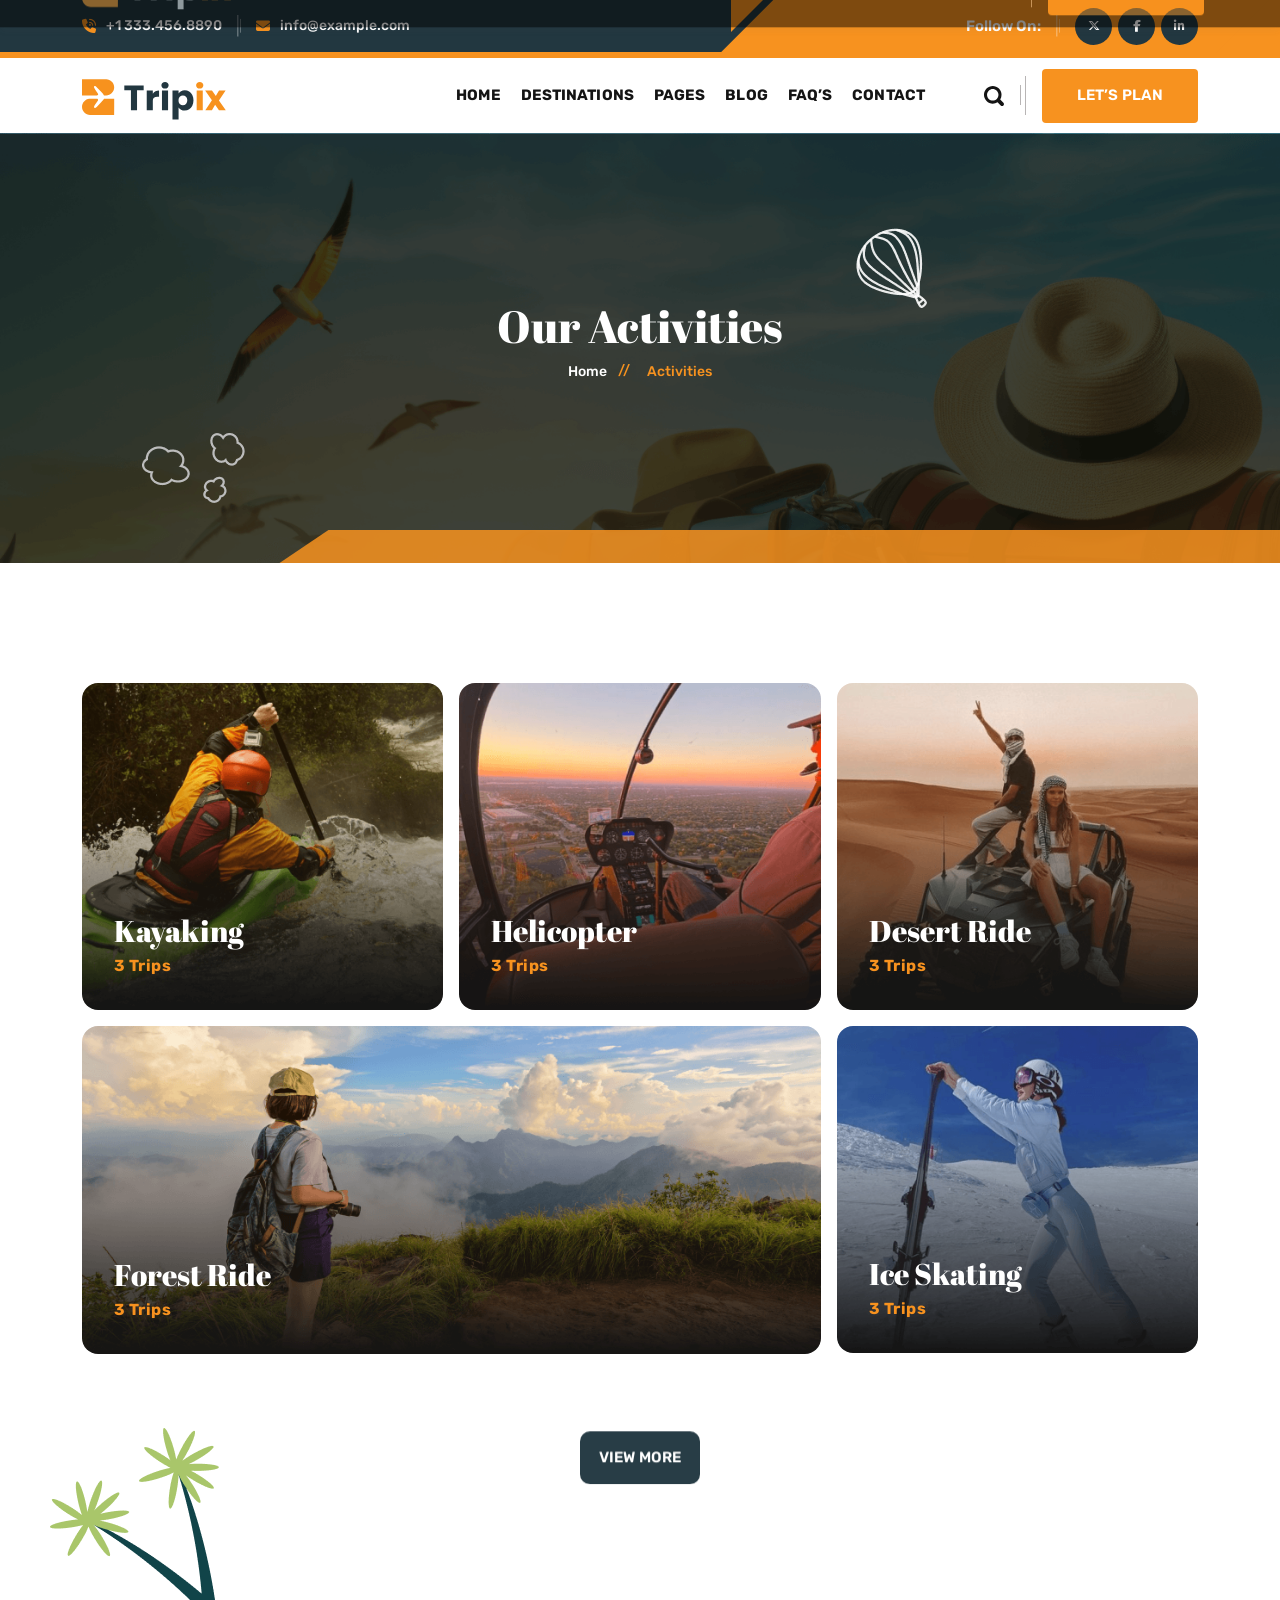
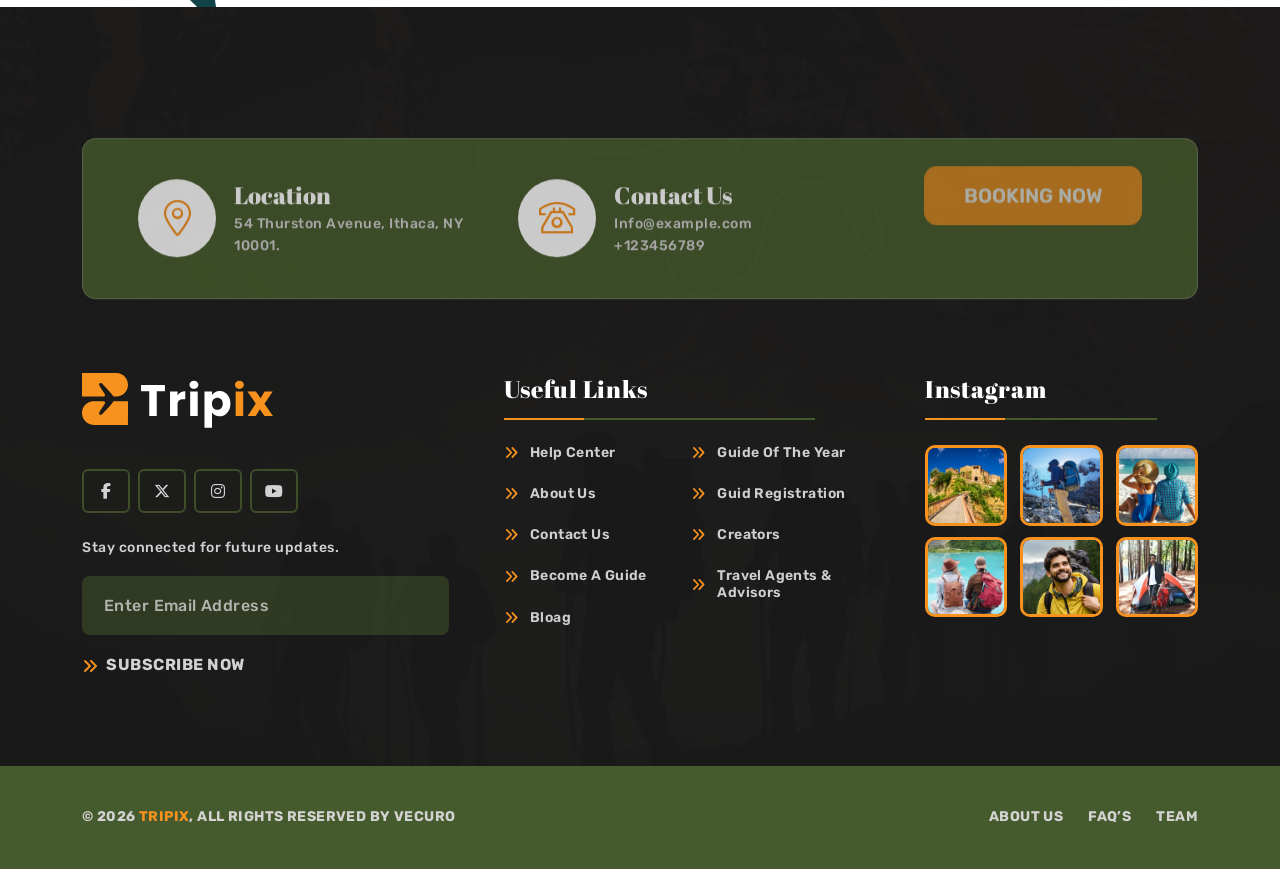
<file: activities.html>
<!DOCTYPE html>
<html class="no-js" lang="zxx">
  
<!-- Mirrored from html.vecurosoft.com/tripix/tripix-demo/activities.html by HTTrack Website Copier/3.x [XR&CO'2014], Mon, 23 Feb 2026 04:36:16 GMT -->
<head>
    <meta charset="utf-8" />
    <meta http-equiv="x-ua-compatible" content="ie=edge" />
    <meta name="author" content="https://vecuro.com/" />
    <title>Tripix - Tours & Travels HTML5 Template | Vecuro | Activities</title>

    <meta
      name="description"
      content="Tripix - Tours & Travels HTML5 Template, a stunning and feature-rich solution for travel agencies and tour operators."
    />
    <meta
      name="keywords"
      content="Tripix, Tours and Travels, HTML5 Template, Vecuro, Travel Agency Template, Tour Operator Template "
    />
    <meta name="robots" content="INDEX,FOLLOW" />
    <meta name="developer" content="Md Kaium Hossain" />

    <!-- Mobile Specific Metas -->
    <meta
      name="viewport"
      content="width=device-width, initial-scale=1, shrink-to-fit=no"
    />
    <!-- Favicons - Place favicon.ico in the root directory -->
    <link
      rel="apple-touch-icon"
      sizes="57x57"
      href="assets/img/favicons/apple-icon-57x57.png"
    />
    <link
      rel="apple-touch-icon"
      sizes="60x60"
      href="assets/img/favicons/apple-icon-60x60.png"
    />
    <link
      rel="apple-touch-icon"
      sizes="72x72"
      href="assets/img/favicons/apple-icon-72x72.png"
    />
    <link
      rel="apple-touch-icon"
      sizes="76x76"
      href="assets/img/favicons/apple-icon-76x76.png"
    />
    <link
      rel="apple-touch-icon"
      sizes="114x114"
      href="assets/img/favicons/apple-icon-114x114.png"
    />
    <link
      rel="apple-touch-icon"
      sizes="120x120"
      href="assets/img/favicons/apple-icon-120x120.png"
    />
    <link
      rel="apple-touch-icon"
      sizes="144x144"
      href="assets/img/favicons/apple-icon-144x144.png"
    />
    <link
      rel="apple-touch-icon"
      sizes="152x152"
      href="assets/img/favicons/apple-icon-152x152.png"
    />
    <link
      rel="apple-touch-icon"
      sizes="180x180"
      href="assets/img/favicons/apple-icon-180x180.png"
    />
    <link
      rel="icon"
      type="image/png"
      sizes="32x32"
      href="assets/img/favicons/favicon-32x32.png"
    />
    <link
      rel="icon"
      type="image/png"
      sizes="96x96"
      href="assets/img/favicons/favicon-96x96.png"
    />
    <link
      rel="icon"
      type="image/png"
      sizes="16x16"
      href="assets/img/favicons/favicon-16x16.png"
    />
    <link rel="manifest" href="assets/img/favicons/manifest.json" />
    <meta name="msapplication-TileColor" content="#ffffff" />
    <meta
      name="msapplication-TileImage"
      content="assets/img/favicons/ms-icon-144x144.png"
    />
    <meta name="theme-color" content="#fff" />
    <!--=================
	  Google Fonts
	================= -->
    <link rel="preconnect" href="https://fonts.googleapis.com/" />
    <link rel="preconnect" href="https://fonts.gstatic.com/" crossorigin />
    <link
      href="https://fonts.googleapis.com/css2?family=Abril+Fatface&amp;family=Bricolage+Grotesque:opsz,wght@12..96,200..800&amp;family=Poppins:ital,wght@0,100;0,200;0,300;0,400;0,500;0,600;0,700;0,800;0,900;1,100;1,200;1,300;1,400;1,500;1,600;1,700;1,800;1,900&amp;family=Rubik:ital,wght@0,300..900;1,300..900&amp;display=swap"
      rel="stylesheet"
    />
    <!--=================
	    All CSS File
	================= -->
    <!-- plugins -->
    <link rel="stylesheet" href="assets/css/plugins.css" />
    <!-- Theme Custom CSS -->
    <link rel="stylesheet" href="assets/css/style.css" />
  </head>

  <body class="vs-body">
    <!--[if lte IE 9]>
      <p class="browserupgrade">
        You are using an <strong>outdated</strong> browser. Please
        <a href="https://browsehappy.com/">upgrade your browser</a> to improve
        your experience and security.
      </p>
    <![endif]-->
    <!--********************************
   		Code Start From Here 
	******************************** -->
    <!--=================
		Preloader
	=================-->
    <div class="preloader">
      <button class="vs-btn preloaderCls">Cancel Preloader</button>
      <div class="preloader-inner">
        <img src="assets/img/logo.svg" alt="logo" />
        <span class="loader"></span>
      </div>
    </div>
    <!--=================
		Mobile Menu
	================= -->
    <div class="vs-menu-wrapper">
      <div class="vs-menu-area text-center">
        <div class="mobile-logo">
          <a href="index.html"
            ><img src="assets/img/logo.svg" alt="Carmax" class="logo"
          /></a>
          <button class="vs-menu-toggle"><i class="fal fa-times"></i></button>
        </div>
        <div class="vs-mobile-menu">
          <ul>
            <li class="menu-item-has-children">
              <a href="javascript:void(0)">Home</a>
              <ul class="sub-menu">
                <li><a href="index.html">Home 1</a></li>
                <li><a href="index-2.html">Home 2</a></li>
                <li><a href="index-3.html">Home 3</a></li>
              </ul>
            </li>
            <li class="menu-item-has-children">
              <a href="javascript:void(0)">Destinations</a>
              <ul class="sub-menu">
                <li><a href="destinations.html">Destinations</a></li>
                <li>
                  <a href="destination-details.html">Destination Details</a>
                </li>
              </ul>
            </li>
            <li class="menu-item-has-children mega-menu-wrap">
              <a href="javascript:void(0)">Pages</a>
              <ul class="mega-menu">
                <li>
                  <a href="javascript:void(0)">Page List 1</a>
                  <ul>
                    <li><a href="index.html">Home 1</a></li>
                    <li><a href="index-2.html">Home 2</a></li>
                    <li><a href="index-3.html">Home 3</a></li>
                    <li><a href="about.html">About</a></li>
                  </ul>
                </li>
                <li>
                  <a href="javascript:void(0)">Page List 2</a>
                  <ul>
                    <li><a href="faq.html">Faq's</a></li>
                    <li><a href="activities.html">Activities</a></li>
                    <li><a href="blog.html">Blog</a></li>
                    <li><a href="blog-details.html">Blog Details</a></li>
                  </ul>
                </li>
                <li>
                  <a href="javascript:void(0)">Page List 3</a>
                  <ul>
                    <li><a href="trips.html">Trips</a></li>
                    <li><a href="destinations.html">Destinations</a></li>
                    <li>
                      <a href="destination-details.html">Destination Details</a>
                    </li>
                    <li><a href="404.html">404 Error</a></li>
                  </ul>
                </li>
                <li>
                  <a href="javascript:void(0)">Page List 4</a>
                  <ul>
                    <li><a href="contact.html">Contact Us</a></li>
                  </ul>
                </li>
              </ul>
            </li>
            <li class="menu-item-has-children">
              <a href="javascript:void(0)">Blog</a>
              <ul class="sub-menu">
                <li><a href="blog.html">Blog</a></li>
                <li><a href="blog-details.html">Blog Details</a></li>
              </ul>
            </li>
            <li class="menu-item-has-children">
              <a href="faq.html">Faq's</a>
            </li>
            <li>
              <a href="contact.html">Contact</a>
            </li>
          </ul>
        </div>
      </div>
    </div>

    <!-- =================
    	Popup Search Box
    ================= -->
    <div class="popup-search-box">
      <button class="searchClose"><i class="fal fa-times"></i></button>
      <form action="#">
        <input
          type="text"
          class="border-theme"
          placeholder="What are you looking for"
        />
        <button type="submit"><i class="fal fa-search"></i></button>
      </form>
    </div>
    <!-- =================
    	Sticky Navbar
    ================= -->
    <div id="navbars" class="header-sticky navbars">
      <div class="container custom-container">
        <div class="row justify-content-between align-items-center">
          <div class="col-auto col-lg-2">
            <button class="vs-menu-toggle d-inline-block d-lg-none">
              <i class="fal fa-bars"></i>
            </button>
            <div class="logo d-none d-lg-block">
              <a href="index.html"
                ><img src="assets/img/logo.svg" alt="Carmax" class="logo"
              /></a>
            </div>
          </div>
          <div class="col-xl-auto col-lg-auto col-sm-3 d-none d-sm-block">
            <nav class="main-menu d-none d-lg-block">
              <ul>
                <li class="menu-item-has-children">
                  <a href="index.html">Home</a>
                  <ul class="sub-menu">
                    <li><a href="index.html">Home 1</a></li>
                    <li><a href="index-2.html">Home 2</a></li>
                    <li><a href="index-3.html">Home 3</a></li>
                  </ul>
                </li>
                <li class="menu-item-has-children">
                  <a href="destinations.html">Destinations</a>
                  <ul class="sub-menu">
                    <li><a href="destinations.html">Destinations</a></li>
                    <li>
                      <a href="destination-details.html">Destination Details</a>
                    </li>
                  </ul>
                </li>
                <li class="menu-item-has-children mega-menu-wrap">
                  <a href="javascript:void(0)">Pages</a>
                  <ul class="mega-menu">
                    <li>
                      <a href="#">Page List 1</a>
                      <ul>
                        <li><a href="index.html">Home 1</a></li>
                        <li><a href="index-2.html">Home 2</a></li>
                        <li><a href="index-3.html">Home 3</a></li>
                        <li><a href="about.html">About</a></li>
                      </ul>
                    </li>
                    <li>
                      <a href="#">Page List 2</a>
                      <ul>
                        <li><a href="faq.html">Faq's</a></li>
                        <li><a href="activities.html">Activities</a></li>
                        <li><a href="blog.html">Blog</a></li>
                        <li><a href="blog-details.html">Blog Details</a></li>
                      </ul>
                    </li>
                    <li>
                      <a href="#">Page List 3</a>
                      <ul>
                        <li><a href="trips.html">Trip</a></li>
                        <li><a href="destinations.html">Destinations</a></li>
                        <li>
                          <a href="destination-details.html"
                            >Destination Details</a
                          >
                        </li>
                        <li><a href="404.html">404 Error</a></li>
                      </ul>
                    </li>
                    <li>
                      <a href="#">Page List 4</a>
                      <ul>
                        <li><a href="contact.html">Contact Us</a></li>
                      </ul>
                    </li>
                  </ul>
                </li>
                <li class="menu-item-has-children">
                  <a href="blog.html">blog</a>
                  <ul class="sub-menu">
                    <li><a href="blog.html">blog</a></li>
                    <li><a href="blog-details.html">Blog Details</a></li>
                  </ul>
                </li>
                <li class="menu-item-has-children">
                  <a href="faq.html">Faq's</a>
                </li>
                <li>
                  <a href="contact.html">Contact</a>
                </li>
              </ul>
            </nav>
            <div class="logo d-lg-none">
              <a href="index.html"
                ><img src="assets/img/logo.svg" alt="Carmax" class="logo"
              /></a>
            </div>
          </div>
          <div class="col-xl-3 col-md-auto col-auto">
            <div class="header-wc style2">
              <button class="wc-link2 searchBoxTggler text-title-color">
                <svg
                  xmlns="http://www.w3.org/2000/svg"
                  width="21"
                  height="20"
                  viewBox="0 0 21 20"
                  fill="none"
                >
                  <path
                    d="M20.4174 16.6954L17.2213 13.4773C19.3155 10.0703 18.8936 5.54217 15.9593 2.58766C12.5328 -0.862552 6.9769 -0.862552 3.55037 2.58766C0.123835 6.03787 0.123835 11.6322 3.55037 15.0824C6.5354 18.088 11.1341 18.4736 14.5333 16.2469L17.7019 19.4335C18.4521 20.1888 19.6711 20.1888 20.4213 19.4335C21.1675 18.6781 21.1675 17.4507 20.4174 16.6954ZM5.711 12.9029C3.48395 10.6604 3.48395 7.00959 5.711 4.76715C7.93805 2.52471 11.5638 2.52471 13.7909 4.76715C16.018 7.00959 16.018 10.6604 13.7909 12.9029C11.5638 15.1453 7.93805 15.1453 5.711 12.9029Z"
                    fill="#F6F5F5"
                  ></path>
                </svg>
              </button>
              <svg
                xmlns="http://www.w3.org/2000/svg"
                width="6"
                height="39"
                viewBox="0 0 6 39"
                fill="none"
              >
                <rect
                  x="5"
                  width="1"
                  height="39"
                  fill="#D9D9D9"
                  fill-opacity="0.7"
                ></rect>
                <rect
                  y="9"
                  width="1"
                  height="20"
                  fill="#D9D9D9"
                  fill-opacity="0.7"
                ></rect>
              </svg>
              <div class="logo d-none d-sm-block">
                <a href="contact.html" class="vs-btn style10">
                  <span>let’s plan</span>
                </a>
              </div>
              <div class="logo d-sm-none">
                <a href="index.html"
                  ><img src="assets/img/logo.svg" alt="Carmax" class="logo"
                /></a>
              </div>
            </div>
          </div>
        </div>
      </div>
    </div>
    <!-- =================
    	Main Section Wrapper
  	================= -->
    <main class="main">
      <!--================= Header Area =================-->
      <header class="vs-header layout2">
        <!-- Main Menu Area -->
        <div class="sticky-wrapper position-relative">
          <div class="header-top-wrap">
            <div class="container custom-container">
              <div class="row">
                <div class="col-lg-12">
                  <div class="header-top">
                    <div
                      class="row g-3 justify-content-between align-items-center"
                    >
                      <div class="col-md-6 d-none d-md-block">
                        <div class="contact-info">
                          <ul class="custom-ul">
                            <li>
                              <i class="fa-solid fa-phone-volume"></i>
                              <a href="tel:+13334568890">+1 333.456.8890</a>
                            </li>
                            <li>
                              <svg
                                xmlns="http://www.w3.org/2000/svg"
                                width="4"
                                height="22"
                                viewBox="0 0 4 22"
                                fill="none"
                              >
                                <line
                                  x1="0.75"
                                  y1="2.774e-08"
                                  x2="0.749999"
                                  y2="21.6114"
                                  stroke="white"
                                  stroke-opacity="0.3"
                                  stroke-width="1.5"
                                />
                                <line
                                  x1="3.5"
                                  y1="3.92926"
                                  x2="3.5"
                                  y2="17.682"
                                  stroke="white"
                                  stroke-opacity="0.3"
                                />
                              </svg>
                            </li>
                            <li>
                              <i class="fa-solid fa-envelope"></i>
                              <a href="mailto:info@example.com">
                                info@example.com
                              </a>
                            </li>
                          </ul>
                        </div>
                      </div>
                      <div class="col-md-6">
                        <div class="social-share">
                          <span class="info-share">Follow on:</span>
                          <svg
                            xmlns="http://www.w3.org/2000/svg"
                            width="4"
                            height="22"
                            viewBox="0 0 4 22"
                            fill="none"
                          >
                            <line
                              x1="0.75"
                              y1="2.774e-08"
                              x2="0.749999"
                              y2="21.6114"
                              stroke="white"
                              stroke-opacity="0.3"
                              stroke-width="1.5"
                            />
                            <line
                              x1="3.5"
                              y1="3.92941"
                              x2="3.5"
                              y2="17.6821"
                              stroke="white"
                              stroke-opacity="0.3"
                            />
                          </svg>
                          <ul class="custom-ul">
                            <li>
                              <a href="https://x.com/" target="_blank">
                                <i class="fa-brands fa-x-twitter"></i>
                              </a>
                            </li>
                            <li>
                              <a
                                href="https://www.facebook.com/"
                                target="_blank"
                              >
                                <i class="fab fa-facebook-f"></i>
                              </a>
                            </li>
                            <li>
                              <a
                                href="https://www.linkedin.com/"
                                target="_blank"
                              >
                                <i class="fab fa-linkedin-in"></i>
                              </a>
                            </li>
                          </ul>
                        </div>
                      </div>
                    </div>
                  </div>
                </div>
              </div>
            </div>
          </div>
          <div class="header-bottom">
            <div class="container custom-container">
              <div class="row justify-content-between align-items-center">
                <div class="col-xl-3 col-lg-auto">
                  <div
                    class="header-logo d-flex justify-content-between align-items-center"
                  >
                    <a href="index.html"
                      ><img
                        src="assets/img/logo-v2.svg"
                        alt="Luxrio"
                        class="logo"
                    /></a>
                    <div class="d-flex align-items-center gap-3">
                      <button class="wc-link2 searchBoxTggler d-lg-none">
                        <svg
                          xmlns="http://www.w3.org/2000/svg"
                          width="21"
                          height="20"
                          viewBox="0 0 21 20"
                          fill="none"
                        >
                          <path
                            d="M20.4174 16.6954L17.2213 13.4773C19.3155 10.0703 18.8936 5.54217 15.9593 2.58766C12.5328 -0.862552 6.9769 -0.862552 3.55037 2.58766C0.123835 6.03787 0.123835 11.6322 3.55037 15.0824C6.5354 18.088 11.1341 18.4736 14.5333 16.2469L17.7019 19.4335C18.4521 20.1888 19.6711 20.1888 20.4213 19.4335C21.1675 18.6781 21.1675 17.4507 20.4174 16.6954ZM5.711 12.9029C3.48395 10.6604 3.48395 7.00959 5.711 4.76715C7.93805 2.52471 11.5638 2.52471 13.7909 4.76715C16.018 7.00959 16.018 10.6604 13.7909 12.9029C11.5638 15.1453 7.93805 15.1453 5.711 12.9029Z"
                            fill="#141414"
                          ></path>
                        </svg>
                      </button>
                      <button
                        class="vs-menu-toggle style2 d-inline-block d-lg-none"
                      >
                        <i class="fal fa-bars"></i>
                      </button>
                    </div>
                  </div>
                </div>
                <div
                  class="col-xl-9 col-lg-auto d-none d-lg-flex justify-content-end gap-md-4 gap-xl-5"
                >
                  <nav class="main-menu menu-style1 v2 d-none d-lg-block">
                    <ul
                      class="d-flex justify-content-center align-items-center"
                    >
                      <li class="menu-item-has-children">
                        <a href="index.html">Home</a>
                        <ul class="sub-menu">
                          <li><a href="index.html">Home 1</a></li>
                          <li><a href="index-2.html">Home 2</a></li>
                          <li><a href="index-3.html">Home 3</a></li>
                        </ul>
                      </li>
                      <li class="menu-item-has-children">
                        <a href="destinations.html">Destinations</a>
                        <ul class="sub-menu">
                          <li><a href="destinations.html">Destinations</a></li>
                          <li>
                            <a href="destination-details.html"
                              >Destination Details</a
                            >
                          </li>
                        </ul>
                      </li>
                      <li class="menu-item-has-children mega-menu-wrap">
                        <a href="javascript:void(0)">Pages</a>
                        <ul class="mega-menu">
                          <li>
                            <a href="#">Page List 1</a>
                            <ul>
                              <li><a href="index.html">Home 1</a></li>
                              <li><a href="index-2.html">Home 2</a></li>
                              <li><a href="index-3.html">Home 3</a></li>
                              <li><a href="about.html">About</a></li>
                            </ul>
                          </li>
                          <li>
                            <a href="#">Page List 2</a>
                            <ul>
                              <li><a href="faq.html">Faq's</a></li>
                              <li><a href="activities.html">Activities</a></li>
                              <li><a href="blog.html">Blog</a></li>
                              <li>
                                <a href="blog-details.html">Blog Details</a>
                              </li>
                            </ul>
                          </li>
                          <li>
                            <a href="#">Page List 3</a>
                            <ul>
                              <li><a href="trips.html">Trips</a></li>
                              <li>
                                <a href="destinations.html">Destinations</a>
                              </li>
                              <li>
                                <a href="destination-details.html"
                                  >Destination Details</a
                                >
                              </li>
                              <li><a href="404.html">404 Error</a></li>
                            </ul>
                          </li>
                          <li>
                            <a href="#">Page List 4</a>
                            <ul>
                              <li><a href="contact.html">Contact Us</a></li>
                            </ul>
                          </li>
                        </ul>
                      </li>
                      <li class="menu-item-has-children">
                        <a href="blog.html">blog</a>
                        <ul class="sub-menu">
                          <li><a href="blog.html">blog</a></li>
                          <li><a href="blog-details.html">blog details</a></li>
                        </ul>
                      </li>
                      <li>
                        <a href="faq.html">Faq’s</a>
                      </li>
                      <li>
                        <a href="contact.html">Contact</a>
                      </li>
                    </ul>
                  </nav>
                  <div class="header-wc style2">
                    <button class="wc-link2 searchBoxTggler">
                      <svg
                        xmlns="http://www.w3.org/2000/svg"
                        width="21"
                        height="20"
                        viewBox="0 0 21 20"
                        fill="none"
                        class="text-title-color"
                      >
                        <path
                          d="M20.4174 16.6954L17.2213 13.4773C19.3155 10.0703 18.8936 5.54217 15.9593 2.58766C12.5328 -0.862552 6.9769 -0.862552 3.55037 2.58766C0.123835 6.03787 0.123835 11.6322 3.55037 15.0824C6.5354 18.088 11.1341 18.4736 14.5333 16.2469L17.7019 19.4335C18.4521 20.1888 19.6711 20.1888 20.4213 19.4335C21.1675 18.6781 21.1675 17.4507 20.4174 16.6954ZM5.711 12.9029C3.48395 10.6604 3.48395 7.00959 5.711 4.76715C7.93805 2.52471 11.5638 2.52471 13.7909 4.76715C16.018 7.00959 16.018 10.6604 13.7909 12.9029C11.5638 15.1453 7.93805 15.1453 5.711 12.9029Z"
                          fill="currentColor"
                        />
                      </svg>
                    </button>
                    <svg
                      xmlns="http://www.w3.org/2000/svg"
                      width="6"
                      height="39"
                      viewBox="0 0 6 39"
                      fill="none"
                    >
                      <rect
                        x="5"
                        width="1"
                        height="39"
                        fill="#9A9696"
                        fill-opacity="0.7"
                      />
                      <rect
                        y="9"
                        width="1"
                        height="20"
                        fill="#9A9696"
                        fill-opacity="0.7"
                      />
                    </svg>
                    <a href="blog-details.html" class="vs-btn style8">
                      <span>let’s plan</span>
                    </a>
                  </div>
                </div>
              </div>
            </div>
          </div>
        </div>
      </header>
      <!--================= Header Area end =================-->

      <!--================= Breadcrumb Area start =================-->
      <section
        class="vs-breadcrumb"
        data-bg-src="assets/img/bg/breadcrumb-bg.png"
      >
        <img
          src="assets/img/icons/cloud.png"
          alt="vs-breadcrumb-icon"
          class="vs-breadcrumb-icon-1 animate-parachute"
        />
        <img
          src="assets/img/icons/ballon-sclation.png"
          alt="vs-breadcrumb-icon"
          class="vs-breadcrumb-icon-2 animate-parachute"
        />
        <div class="container">
          <div class="row text-center">
            <div class="col-12">
              <div class="breadcrumb-content">
                <h1 class="breadcrumb-title">Our Activities</h1>
              </div>
              <div class="breadcrumb-menu">
                <ul class="custom-ul">
                  <li>
                    <a href="index.html">Home</a>
                  </li>
                  <li>Activities</li>
                </ul>
              </div>
            </div>
          </div>
        </div>
      </section>
      <!--================= Breadcrumb Area end =================-->

      <!--================= Activities Area Start =================-->
      <section class="vs-activities space">
        <img
          src="assets/img/icons/tree.png"
          alt="tree-icon"
          class="animate-tree activities-icon-1"
        />
        <div class="container">
          <div class="row gx-3 gy-3">
            <div class="col-md-6 col-lg-4">
              <div class="activities-box">
                <figure class="activities-thumb">
                  <img
                    src="assets/img/activities/activities-thumb-1-1.png"
                    alt="activities"
                    class="w-100"
                  />
                </figure>
                <div class="activities-content">
                  <h5 class="title">
                    <a href="activities.html">kayaking</a>
                  </h5>
                  <span class="info">3 trips</span>
                </div>
              </div>
            </div>
            <div class="col-md-6 col-lg-4">
              <div class="activities-box">
                <figure class="activities-thumb">
                  <img
                    src="assets/img/activities/activities-thumb-1-2.png"
                    alt="activities"
                    class="w-100"
                  />
                </figure>
                <div class="activities-content">
                  <h5 class="title">
                    <a href="activities.html">helicopter</a>
                  </h5>
                  <span class="info">3 trips</span>
                </div>
              </div>
            </div>
            <div class="col-md-6 col-lg-4">
              <div class="activities-box">
                <figure class="activities-thumb">
                  <img
                    src="assets/img/activities/activities-thumb-1-3.png"
                    alt="activities"
                    class="w-100"
                  />
                </figure>
                <div class="activities-content">
                  <h5 class="title">
                    <a href="activities.html">desert ride</a>
                  </h5>
                  <span class="info">3 trips</span>
                </div>
              </div>
            </div>
            <div class="col-md-12 col-lg-8 order-5 order-lg-4">
              <div class="activities-box">
                <figure class="activities-thumb">
                  <img
                    src="assets/img/activities/activities-thumb-1-4.png"
                    alt="activities"
                    class="w-100"
                  />
                </figure>
                <div class="activities-content">
                  <h5 class="title">
                    <a href="activities.html">forest ride</a>
                  </h5>
                  <span class="info">3 trips</span>
                </div>
              </div>
            </div>
            <div class="col-md-6 col-lg-4 order-4 order-lg-5">
              <div class="activities-box">
                <figure class="activities-thumb">
                  <img
                    src="assets/img/activities/activities-thumb-1-5.png"
                    alt="activities"
                    class="w-100"
                  />
                </figure>
                <div class="activities-content">
                  <h5 class="title">
                    <a href="activities.html">ice skating</a>
                  </h5>
                  <span class="info">3 trips</span>
                </div>
              </div>
            </div>
          </div>
          <div class="row">
            <div class="col-12">
              <div class="text-center space-extra-top btn-trigger btn-bounce">
                <a href="activities.html" class="vs-btn style9">
                  <span>View More</span>
                </a>
              </div>
            </div>
          </div>
        </div>
      </section>
      <!--================= Activities Area end =================-->
    </main>
    <!-- ================= Footer Start ================= -->
    <footer
      class="vs-footer-style1"
      data-bg-src="assets/img/footer/footer-style1-bg.png"
    >
      <div class="footer-top space-top">
        <div class="container">
          <div class="row gx-4">
            <div class="col-12">
              <div
                class="footer-cta bg-third-theme-color fade-anim"
                data-bg-src="assets/img/footer/footer-cta-bg.png"
              >
                <div class="row g-4 align-items-center">
                  <div class="col-lg-8">
                    <div class="cta-contact-items">
                      <div class="contact-item">
                        <span class="icon">
                          <i class="fa-light fa-location-dot"></i>
                        </span>
                        <div class="info">
                          <h5 class="info-title text-white-color">Location</h5>
                          <p>54 Thurston Avenue, Ithaca, NY 10001.</p>
                        </div>
                      </div>
                      <div class="contact-item">
                        <span class="icon">
                          <i class="fa-sharp fa-light fa-phone-rotary"></i>
                        </span>
                        <div class="info">
                          <h5 class="info-title text-white-color">
                            Contact Us
                          </h5>
                          <p>
                            <a href="mailto:info@example.com"
                              >Info@example.com</a
                            >
                            <a href="tel:+123456789">+123456789</a>
                          </p>
                        </div>
                      </div>
                    </div>
                  </div>
                  <div
                    class="col-lg-4 d-flex justify-content-center justify-content-lg-end btn-trigger btn-bounce"
                  >
                    <a href="contact.html" class="vs-btn style6">
                      <span>booking now</span>
                    </a>
                  </div>
                </div>
              </div>
            </div>
          </div>
        </div>
      </div>
      <div class="footer-center space-extra">
        <div class="container">
          <div class="row gx-4 gy-4 gx-xl-2 justify-content-between">
            <div class="col-md-6 col-lg-4 col-xl-4">
              <div class="footer-widgets">
                <a href="index.html" class="logo">
                  <img src="assets/img/logo.svg" alt="logo" />
                </a>
                <div class="social-media">
                  <ul class="custom-ul">
                    <li>
                      <a href="https://www.facebook.com/" target="_blank"
                        ><i class="fa-brands fa-facebook-f"></i
                      ></a>
                    </li>
                    <li>
                      <a href="https://x.com/" target="_blank"
                        ><i class="fa-brands fa-x-twitter"></i
                      ></a>
                    </li>
                    <li>
                      <a href="https://www.instagram.com/" target="_blank"
                        ><i class="fa-brands fa-instagram"></i
                      ></a>
                    </li>
                    <li>
                      <a href="https://www.youtube.com/" target="_blank"
                        ><i class="fa-brands fa-youtube"></i
                      ></a>
                    </li>
                  </ul>
                </div>

                <p class="mt-4 mb-3 text-color-5">
                  Stay connected for future updates.
                </p>
                <div class="newsletter">
                  <form action="https://html.vecurosoft.com/tripix/tripix-demo/index.html" class="w100">
                    <input
                      type="email"
                      class="form-control"
                      placeholder="Enter Email Address"
                    />
                    <button type="submit" class="text-uppercase text-color-5">
                      <i class="fa-solid fa-angles-right"></i>
                      <span>Subscribe now</span>
                    </button>
                  </form>
                </div>
              </div>
            </div>
            <div class="col-lg-5 col-xl-4 order-md-3 order-lg-2">
              <div class="footer-widgets">
                <h5 class="widgets-title text-white-color text-capitalize">
                  Useful Links
                </h5>
                <div class="row gx-xl-2 g-2">
                  <div class="col-md-6">
                    <div class="footer-links">
                      <ul class="custom-ul">
                        <li>
                          <a href="contact.html">
                            <i class="fa-solid fa-angles-right"></i>
                            Help center
                          </a>
                        </li>
                        <li>
                          <a href="about.html">
                            <i class="fa-solid fa-angles-right"></i>
                            About Us
                          </a>
                        </li>
                        <li>
                          <a href="contact.html">
                            <i class="fa-solid fa-angles-right"></i>
                            Contact Us
                          </a>
                        </li>
                        <li>
                          <a href="contact.html">
                            <i class="fa-solid fa-angles-right"></i>
                            Become A Guide
                          </a>
                        </li>
                        <li>
                          <a href="blog.html">
                            <i class="fa-solid fa-angles-right"></i>
                            Bloag
                          </a>
                        </li>
                      </ul>
                    </div>
                  </div>
                  <div class="col-md-6">
                    <div class="footer-links">
                      <ul class="custom-ul">
                        <li>
                          <a href="activities.html">
                            <i class="fa-solid fa-angles-right"></i>
                            Guide of the Year
                          </a>
                        </li>
                        <li>
                          <a href="activities.html">
                            <i class="fa-solid fa-angles-right"></i>
                            Guid registration
                          </a>
                        </li>
                        <li>
                          <a href="activities.html">
                            <i class="fa-solid fa-angles-right"></i>
                            creators
                          </a>
                        </li>
                        <li>
                          <a href="activities.html">
                            <i class="fa-solid fa-angles-right"></i>
                            Travel agents & advisors
                          </a>
                        </li>
                      </ul>
                    </div>
                  </div>
                </div>
              </div>
            </div>
            <div class="col-md-6 col-lg-3 col-xl-3 order-md-2 order-lg-3">
              <div class="footer-widgets">
                <h5 class="widgets-title text-white-color text-capitalize">
                  instagram
                </h5>
                <div class="instagram">
                  <a href="https://www.instagram.com/" target="_blank">
                    <img
                      src="assets/img/instagram-post/instagram-1.png"
                      alt="instagram-1"
                      class="w-100"
                    />
                  </a>
                  <a href="https://www.instagram.com/" target="_blank">
                    <img
                      src="assets/img/instagram-post/instagram-2.png"
                      alt="instagram-2"
                      class="w-100"
                    />
                  </a>
                  <a href="https://www.instagram.com/" target="_blank">
                    <img
                      src="assets/img/instagram-post/instagram-3.png"
                      alt="instagram-3"
                      class="w-100"
                    />
                  </a>
                  <a href="https://www.instagram.com/" target="_blank">
                    <img
                      src="assets/img/instagram-post/instagram-4.png"
                      alt="instagram-4"
                      class="w-100"
                    />
                  </a>
                  <a href="https://www.instagram.com/" target="_blank">
                    <img
                      src="assets/img/instagram-post/instagram-5.png"
                      alt="instagram-5"
                      class="w-100"
                    />
                  </a>
                  <a href="https://www.instagram.com/" target="_blank">
                    <img
                      src="assets/img/instagram-post/instagram-6.png"
                      alt="instagram-6"
                      class="w-100"
                    />
                  </a>
                </div>
              </div>
            </div>
          </div>
        </div>
      </div>
      <div class="footer-bottom bg-third-theme-color">
        <div class="container">
          <div class="row">
            <div class="col-md-6 order-2 order-md-1">
              <p class="footer-copyright text-center text-md-start">
                © <span class="current-year"></span>
                <a
                  href="index.html"
                  title="Develop by Vecuro"
                  class="text-theme-color"
                  >Tripix</a
                >, All Rights Reserved by <a href="https://themeforest.net/user/vecuro_themes/" >Vecuro</a>
              </p>
            </div>
            <div class="col-md-6 order-1 order-md-2">
              <div class="footer-menu">
                <ul
                  class="custom-ul justify-content-center justify-content-md-end"
                >
                  <li><a href="about.html">About Us</a></li>
                  <li><a href="faq.html">Faq’s</a></li>
                  <li><a href="activities.html">Team</a></li>
                </ul>
              </div>
            </div>
          </div>
        </div>
      </div>
    </footer>
    <!-- ================= Footer End ================= -->

    <!-- ================= Main Section Wrapper End ================= -->
    <a href="#" class="scrollToTop scroll-btn"
      ><i class="far fa-arrow-up"></i
    ></a>
    <!-- ***************** Code End  Here ***************** -->
    <!--================= All Js File ================= -->
    <!-- Jquery -->
    <script src="assets/js/vendor/jquery-3.6.0.min.js"></script>
    <!-- Jquery UI -->
    <script src="assets/js/jquery-ui.min.js"></script>
    <!-- Jquery UI -->
    <script src="assets/js/moment.min.js"></script>
    <!-- Jquery UI -->
    <script src="assets/js/daterangepicker.min.js"></script>
    <!-- Swiper Slider -->
    <script src="assets/js/swiper-bundle.min.js"></script>
    <!-- Bootstrap -->
    <script src="assets/js/bootstrap.min.js"></script>
    <!-- WOW.js Animation -->
    <script src="assets/js/wow.min.js"></script>
    <!-- Magnific Popup -->
    <script src="assets/js/jquery.magnific-popup.min.js"></script>
    <!-- Image Loaded Jquery -->
    <script src="assets/js/imagesloaded.pkgd.min.js"></script>
    <!-- Odometer JS -->
    <script src="assets/js/odometer.min.js"></script>
    <script src="assets/js/viewport.jquery.js"></script>
    <!-- Gsap -->
    <script src="assets/js/gsap.min.js"></script>
    <!-- ScrollTrigger -->
    <script src="assets/js/ScrollTrigger.min.js"></script>
    <!-- ScrollToPlugin -->
    <script src="assets/js/ScrollToPlugin.min.js"></script>
    <!-- SplitText -->
    <script src="assets/js/SplitText.min.js"></script>

    <!-- Main Js File -->
    <script src="assets/js/main.js"></script>
  </body>

<!-- Mirrored from html.vecurosoft.com/tripix/tripix-demo/activities.html by HTTrack Website Copier/3.x [XR&CO'2014], Mon, 23 Feb 2026 04:36:18 GMT -->
</html>
</file>
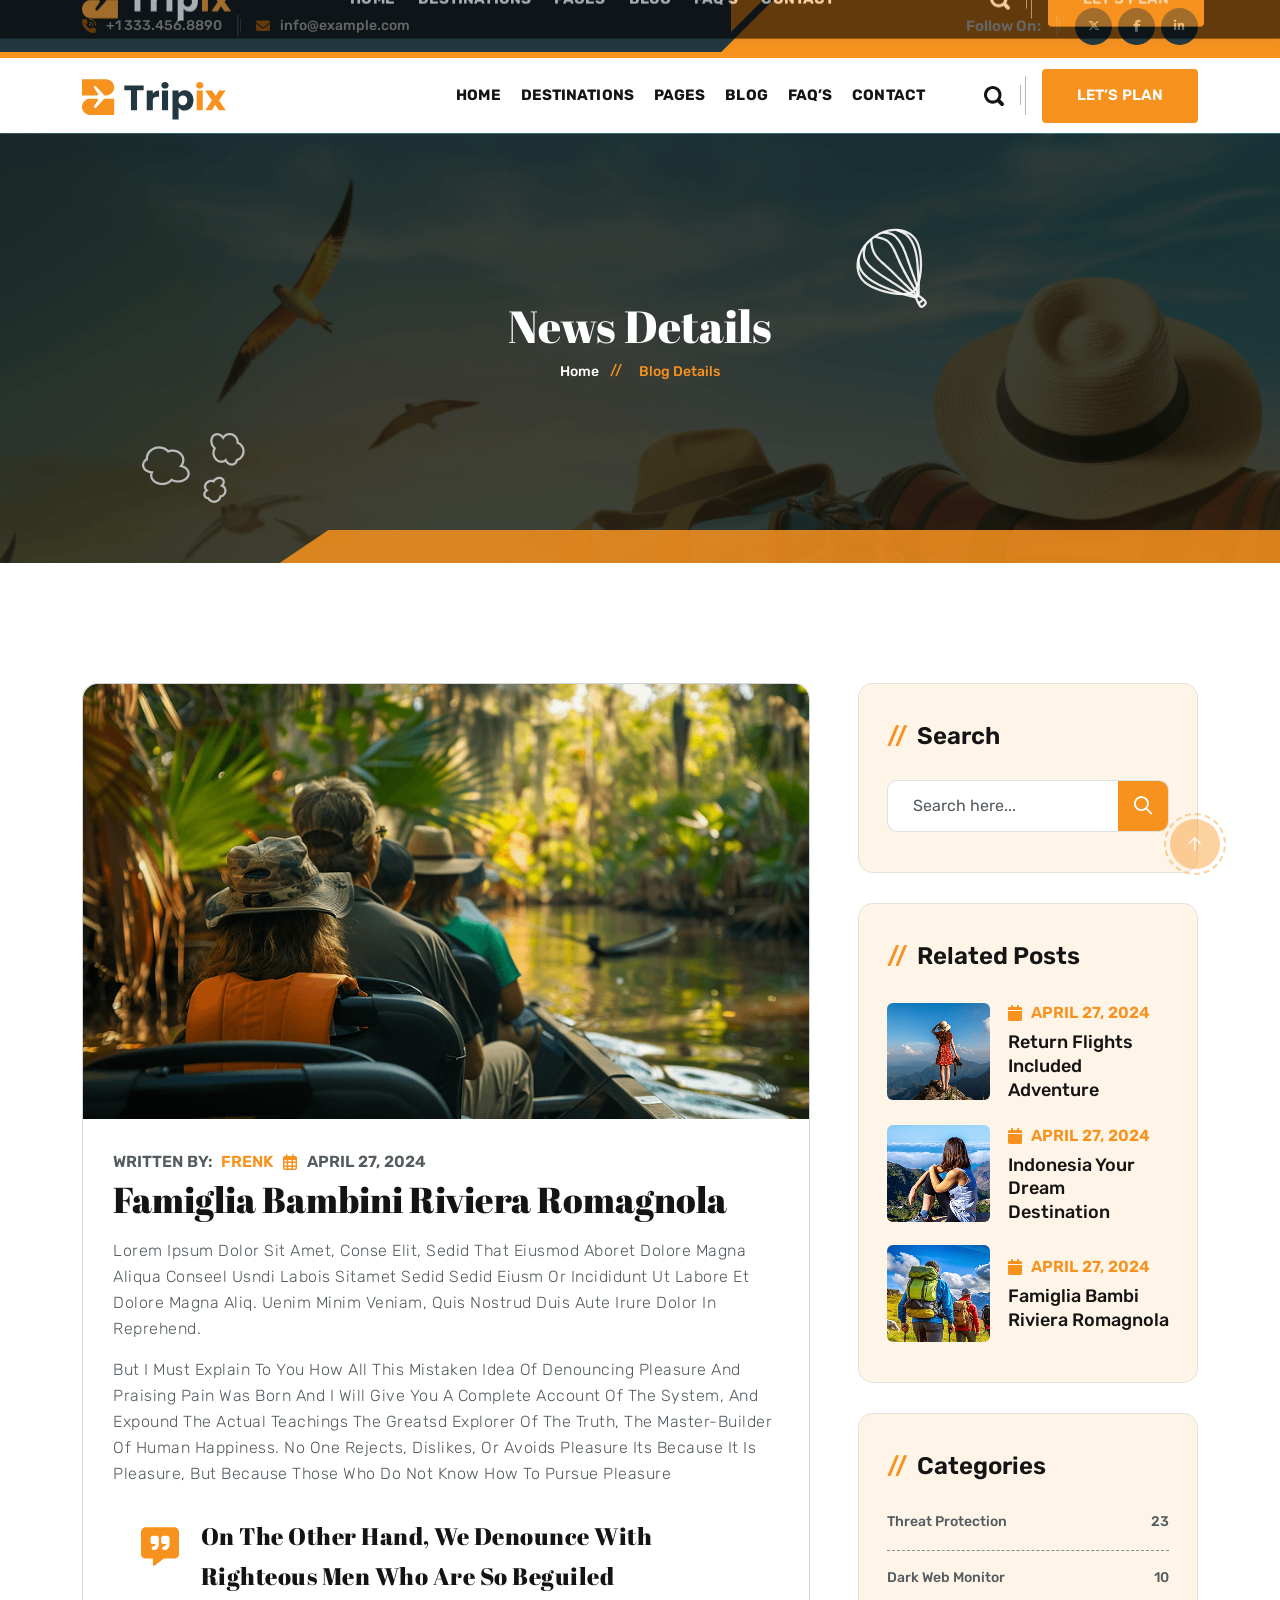
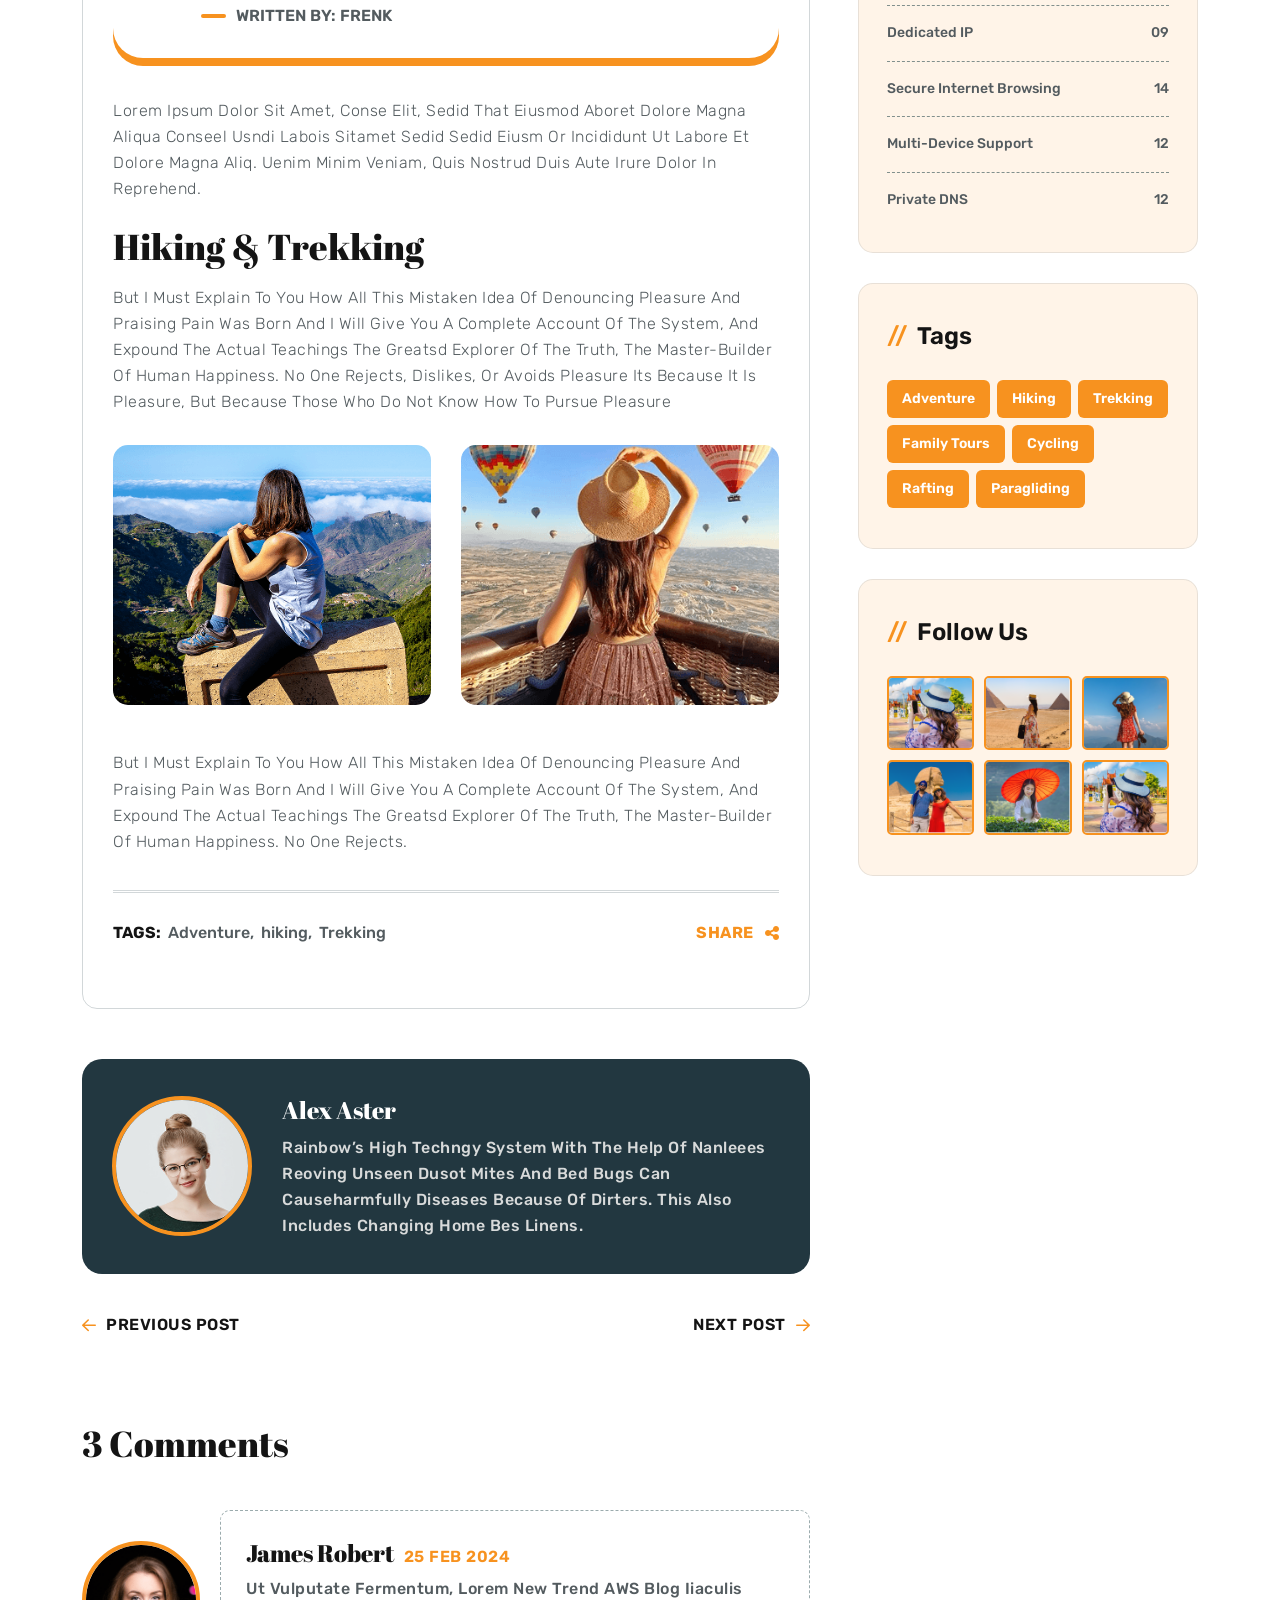
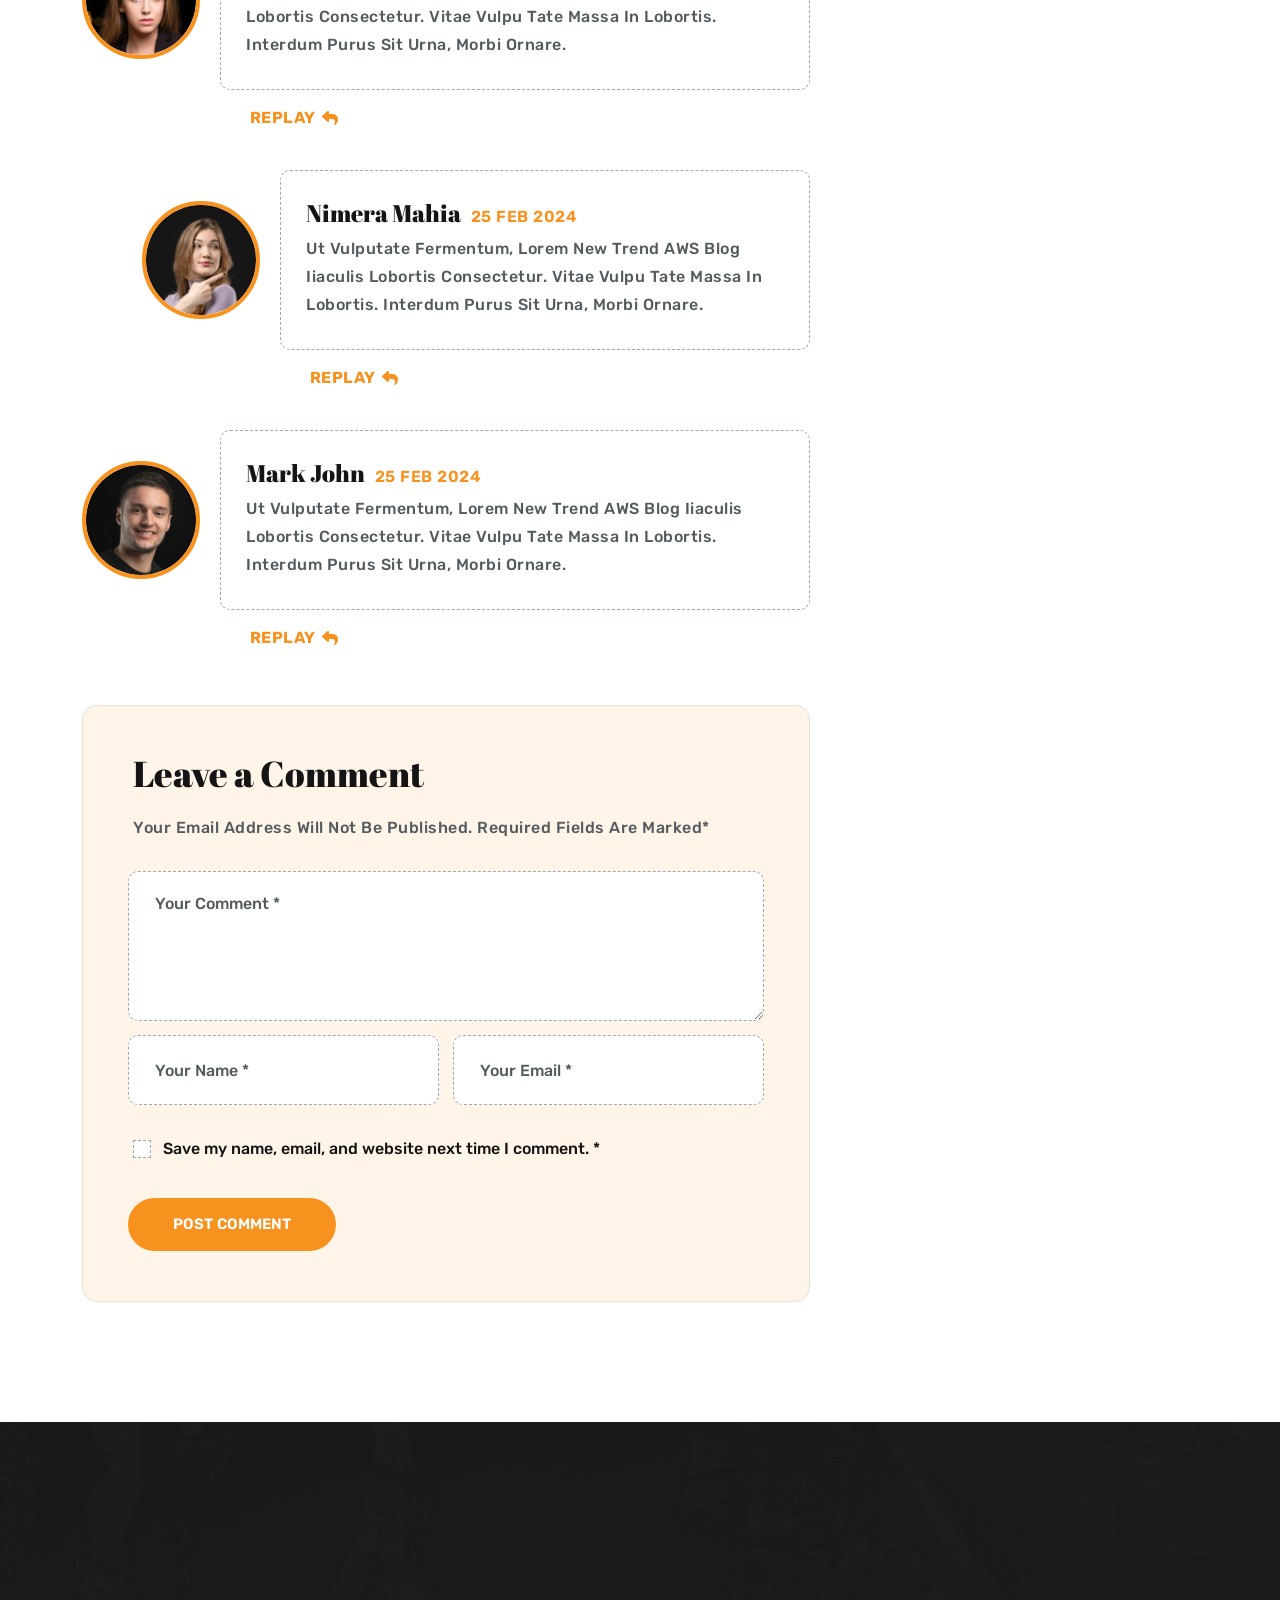
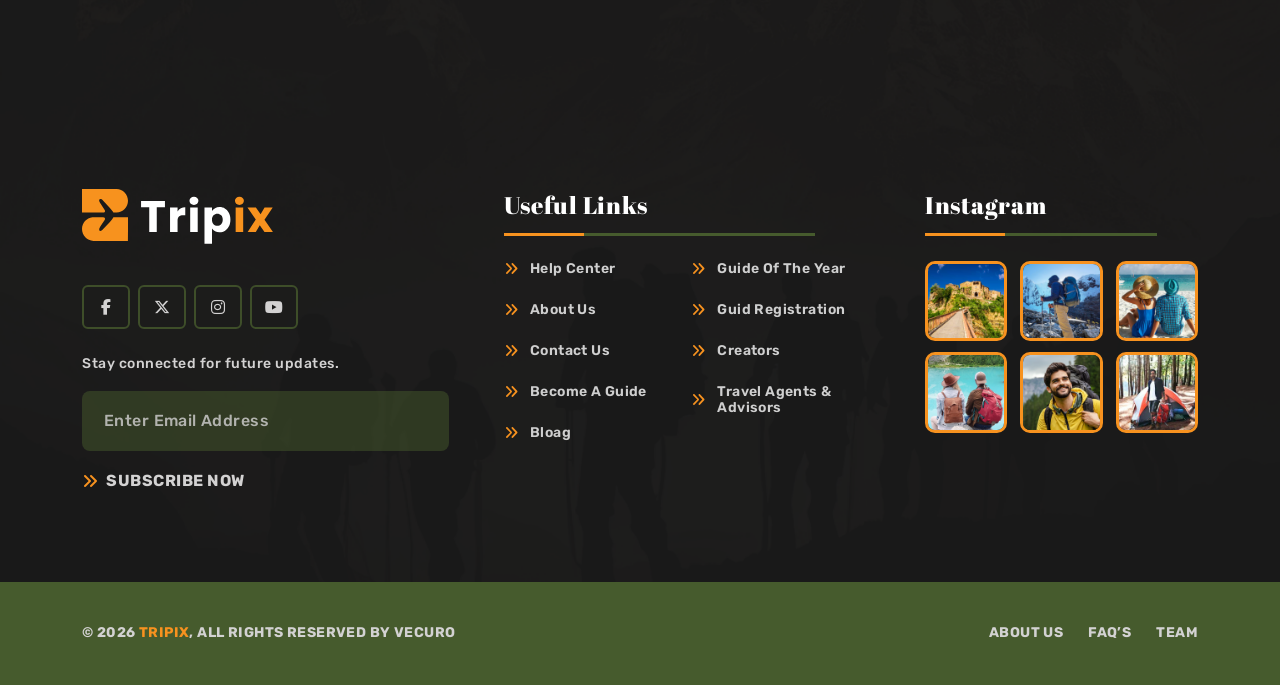
<file: blog-details.html>
<!DOCTYPE html>
<html class="no-js" lang="zxx">
  
<!-- Mirrored from html.vecurosoft.com/tripix/tripix-demo/blog-details.html by HTTrack Website Copier/3.x [XR&CO'2014], Mon, 23 Feb 2026 04:36:20 GMT -->
<head>
    <meta charset="utf-8" />
    <meta http-equiv="x-ua-compatible" content="ie=edge" />
    <meta name="author" content="https://vecuro.com/" />
    <title>Tripix - Tours & Travels HTML5 Template | Vecuro | Blog</title>

    <meta
      name="description"
      content="Tripix - Tours & Travels HTML5 Template, a stunning and feature-rich solution for travel agencies and tour operators."
    />
    <meta
      name="keywords"
      content="Tripix, Tours and Travels, HTML5 Template, Vecuro, Travel Agency Template, Tour Operator Template "
    />
    <meta name="robots" content="INDEX,FOLLOW" />
    <meta name="developer" content="Md Kaium Hossain" />

    <!-- Mobile Specific Metas -->
    <meta
      name="viewport"
      content="width=device-width, initial-scale=1, shrink-to-fit=no"
    />
    <!-- Favicons - Place favicon.ico in the root directory -->
    <link
      rel="apple-touch-icon"
      sizes="57x57"
      href="assets/img/favicons/apple-icon-57x57.png"
    />
    <link
      rel="apple-touch-icon"
      sizes="60x60"
      href="assets/img/favicons/apple-icon-60x60.png"
    />
    <link
      rel="apple-touch-icon"
      sizes="72x72"
      href="assets/img/favicons/apple-icon-72x72.png"
    />
    <link
      rel="apple-touch-icon"
      sizes="76x76"
      href="assets/img/favicons/apple-icon-76x76.png"
    />
    <link
      rel="apple-touch-icon"
      sizes="114x114"
      href="assets/img/favicons/apple-icon-114x114.png"
    />
    <link
      rel="apple-touch-icon"
      sizes="120x120"
      href="assets/img/favicons/apple-icon-120x120.png"
    />
    <link
      rel="apple-touch-icon"
      sizes="144x144"
      href="assets/img/favicons/apple-icon-144x144.png"
    />
    <link
      rel="apple-touch-icon"
      sizes="152x152"
      href="assets/img/favicons/apple-icon-152x152.png"
    />
    <link
      rel="apple-touch-icon"
      sizes="180x180"
      href="assets/img/favicons/apple-icon-180x180.png"
    />
    <link
      rel="icon"
      type="image/png"
      sizes="32x32"
      href="assets/img/favicons/favicon-32x32.png"
    />
    <link
      rel="icon"
      type="image/png"
      sizes="96x96"
      href="assets/img/favicons/favicon-96x96.png"
    />
    <link
      rel="icon"
      type="image/png"
      sizes="16x16"
      href="assets/img/favicons/favicon-16x16.png"
    />
    <link rel="manifest" href="assets/img/favicons/manifest.json" />
    <meta name="msapplication-TileColor" content="#ffffff" />
    <meta
      name="msapplication-TileImage"
      content="assets/img/favicons/ms-icon-144x144.png"
    />
    <meta name="theme-color" content="#fff" />
    <!--=================
	  Google Fonts
	================= -->
    <link rel="preconnect" href="https://fonts.googleapis.com/" />
    <link rel="preconnect" href="https://fonts.gstatic.com/" crossorigin />
    <link
      href="https://fonts.googleapis.com/css2?family=Abril+Fatface&amp;family=Bricolage+Grotesque:opsz,wght@12..96,200..800&amp;family=Poppins:ital,wght@0,100;0,200;0,300;0,400;0,500;0,600;0,700;0,800;0,900;1,100;1,200;1,300;1,400;1,500;1,600;1,700;1,800;1,900&amp;family=Rubik:ital,wght@0,300..900;1,300..900&amp;display=swap"
      rel="stylesheet"
    />
    <!--=================
	    All CSS File
	================= -->
    <!-- plugins -->
    <link rel="stylesheet" href="assets/css/plugins.css" />
    <!-- Theme Custom CSS -->
    <link rel="stylesheet" href="assets/css/style.css" />
  </head>

  <body class="vs-body">
    <!--[if lte IE 9]>
      <p class="browserupgrade">
        You are using an <strong>outdated</strong> browser. Please
        <a href="https://browsehappy.com/">upgrade your browser</a> to improve
        your experience and security.
      </p>
    <![endif]-->
    <!--********************************
   		Code Start From Here 
	******************************** -->
    <!--=================
		Preloader
	=================-->
    <div class="preloader">
      <button class="vs-btn preloaderCls">Cancel Preloader</button>
      <div class="preloader-inner">
        <img src="assets/img/logo.svg" alt="logo" />
        <span class="loader"></span>
      </div>
    </div>
    <!--=================
		Mobile Menu
	================= -->
    <div class="vs-menu-wrapper">
      <div class="vs-menu-area text-center">
        <div class="mobile-logo">
          <a href="index.html"
            ><img src="assets/img/logo.svg" alt="Carmax" class="logo"
          /></a>
          <button class="vs-menu-toggle"><i class="fal fa-times"></i></button>
        </div>
        <div class="vs-mobile-menu">
          <ul>
            <li class="menu-item-has-children">
              <a href="javascript:void(0)">Home</a>
              <ul class="sub-menu">
                <li><a href="index.html">Home 1</a></li>
                <li><a href="index-2.html">Home 2</a></li>
                <li><a href="index-3.html">Home 3</a></li>
              </ul>
            </li>
            <li class="menu-item-has-children">
              <a href="javascript:void(0)">Destinations</a>
              <ul class="sub-menu">
                <li><a href="destinations.html">Destinations</a></li>
                <li>
                  <a href="destination-details.html">Destination Details</a>
                </li>
              </ul>
            </li>
            <li class="menu-item-has-children mega-menu-wrap">
              <a href="javascript:void(0)">Pages</a>
              <ul class="mega-menu">
                <li>
                  <a href="javascript:void(0)">Page List 1</a>
                  <ul>
                    <li><a href="index.html">Home 1</a></li>
                    <li><a href="index-2.html">Home 2</a></li>
                    <li><a href="index-3.html">Home 3</a></li>
                    <li><a href="about.html">About</a></li>
                  </ul>
                </li>
                <li>
                  <a href="javascript:void(0)">Page List 2</a>
                  <ul>
                    <li><a href="faq.html">Faq's</a></li>
                    <li><a href="activities.html">Activities</a></li>
                    <li><a href="blog.html">Blog</a></li>
                    <li><a href="blog-details.html">Blog Details</a></li>
                  </ul>
                </li>
                <li>
                  <a href="javascript:void(0)">Page List 3</a>
                  <ul>
                    <li><a href="trips.html">Trips</a></li>
                    <li><a href="destinations.html">Destinations</a></li>
                    <li>
                      <a href="destination-details.html">Destination Details</a>
                    </li>
                    <li><a href="404.html">404 Error</a></li>
                  </ul>
                </li>
                <li>
                  <a href="javascript:void(0)">Page List 4</a>
                  <ul>
                    <li><a href="contact.html">Contact Us</a></li>
                  </ul>
                </li>
              </ul>
            </li>
            <li class="menu-item-has-children">
              <a href="javascript:void(0)">Blog</a>
              <ul class="sub-menu">
                <li><a href="blog.html">Blog</a></li>
                <li><a href="blog-details.html">Blog Details</a></li>
              </ul>
            </li>
            <li class="menu-item-has-children">
              <a href="faq.html">Faq's</a>
            </li>
            <li>
              <a href="contact.html">Contact</a>
            </li>
          </ul>
        </div>
      </div>
    </div>

    <!-- =================
    	Popup Search Box
    ================= -->
    <div class="popup-search-box">
      <button class="searchClose"><i class="fal fa-times"></i></button>
      <form action="#">
        <input
          type="text"
          class="border-theme"
          placeholder="What are you looking for"
        />
        <button type="submit"><i class="fal fa-search"></i></button>
      </form>
    </div>
    <!-- =================
    	Sticky Navbar
    ================= -->
    <div id="navbars" class="header-sticky navbars">
      <div class="container custom-container">
        <div class="row justify-content-between align-items-center">
          <div class="col-auto col-lg-2">
            <button class="vs-menu-toggle d-inline-block d-lg-none">
              <i class="fal fa-bars"></i>
            </button>
            <div class="logo d-none d-lg-block">
              <a href="index.html"
                ><img src="assets/img/logo.svg" alt="Carmax" class="logo"
              /></a>
            </div>
          </div>
          <div class="col-xl-auto col-lg-auto col-sm-3 d-none d-sm-block">
            <nav class="main-menu d-none d-lg-block">
              <ul>
                <li class="menu-item-has-children">
                  <a href="index.html">Home</a>
                  <ul class="sub-menu">
                    <li><a href="index.html">Home 1</a></li>
                    <li><a href="index-2.html">Home 2</a></li>
                    <li><a href="index-3.html">Home 3</a></li>
                  </ul>
                </li>
                <li class="menu-item-has-children">
                  <a href="destinations.html">Destinations</a>
                  <ul class="sub-menu">
                    <li><a href="destinations.html">Destinations</a></li>
                    <li>
                      <a href="destination-details.html">Destination Details</a>
                    </li>
                  </ul>
                </li>
                <li class="menu-item-has-children mega-menu-wrap">
                  <a href="javascript:void(0)">Pages</a>
                  <ul class="mega-menu">
                    <li>
                      <a href="#">Page List 1</a>
                      <ul>
                        <li><a href="index.html">Home 1</a></li>
                        <li><a href="index-2.html">Home 2</a></li>
                        <li><a href="index-3.html">Home 3</a></li>
                        <li><a href="about.html">About</a></li>
                      </ul>
                    </li>
                    <li>
                      <a href="#">Page List 2</a>
                      <ul>
                        <li><a href="faq.html">Faq's</a></li>
                        <li><a href="activities.html">Activities</a></li>
                        <li><a href="blog.html">Blog</a></li>
                        <li><a href="blog-details.html">Blog Details</a></li>
                      </ul>
                    </li>
                    <li>
                      <a href="#">Page List 3</a>
                      <ul>
                        <li><a href="trips.html">Trip</a></li>
                        <li><a href="destinations.html">Destinations</a></li>
                        <li>
                          <a href="destination-details.html"
                            >Destination Details</a
                          >
                        </li>
                        <li><a href="404.html">404 Error</a></li>
                      </ul>
                    </li>
                    <li>
                      <a href="#">Page List 4</a>
                      <ul>
                        <li><a href="contact.html">Contact Us</a></li>
                      </ul>
                    </li>
                  </ul>
                </li>
                <li class="menu-item-has-children">
                  <a href="blog.html">blog</a>
                  <ul class="sub-menu">
                    <li><a href="blog.html">blog</a></li>
                    <li><a href="blog-details.html">Blog Details</a></li>
                  </ul>
                </li>
                <li class="menu-item-has-children">
                  <a href="faq.html">Faq's</a>
                </li>
                <li>
                  <a href="contact.html">Contact</a>
                </li>
              </ul>
            </nav>
            <div class="logo d-lg-none">
              <a href="index.html"
                ><img src="assets/img/logo.svg" alt="Carmax" class="logo"
              /></a>
            </div>
          </div>
          <div class="col-xl-3 col-md-auto col-auto">
            <div class="header-wc style2">
              <button class="wc-link2 searchBoxTggler text-title-color">
                <svg
                  xmlns="http://www.w3.org/2000/svg"
                  width="21"
                  height="20"
                  viewBox="0 0 21 20"
                  fill="none"
                >
                  <path
                    d="M20.4174 16.6954L17.2213 13.4773C19.3155 10.0703 18.8936 5.54217 15.9593 2.58766C12.5328 -0.862552 6.9769 -0.862552 3.55037 2.58766C0.123835 6.03787 0.123835 11.6322 3.55037 15.0824C6.5354 18.088 11.1341 18.4736 14.5333 16.2469L17.7019 19.4335C18.4521 20.1888 19.6711 20.1888 20.4213 19.4335C21.1675 18.6781 21.1675 17.4507 20.4174 16.6954ZM5.711 12.9029C3.48395 10.6604 3.48395 7.00959 5.711 4.76715C7.93805 2.52471 11.5638 2.52471 13.7909 4.76715C16.018 7.00959 16.018 10.6604 13.7909 12.9029C11.5638 15.1453 7.93805 15.1453 5.711 12.9029Z"
                    fill="#F6F5F5"
                  ></path>
                </svg>
              </button>
              <svg
                xmlns="http://www.w3.org/2000/svg"
                width="6"
                height="39"
                viewBox="0 0 6 39"
                fill="none"
              >
                <rect
                  x="5"
                  width="1"
                  height="39"
                  fill="#D9D9D9"
                  fill-opacity="0.7"
                ></rect>
                <rect
                  y="9"
                  width="1"
                  height="20"
                  fill="#D9D9D9"
                  fill-opacity="0.7"
                ></rect>
              </svg>
              <div class="logo d-none d-sm-block">
                <a href="contact.html" class="vs-btn style10">
                  <span>let’s plan</span>
                </a>
              </div>
              <div class="logo d-sm-none">
                <a href="index.html"
                  ><img src="assets/img/logo.svg" alt="Carmax" class="logo"
                /></a>
              </div>
            </div>
          </div>
        </div>
      </div>
    </div>
    <!-- =================
    	Main Section Wrapper
  	================= -->
    <main class="main">
      <!--================= Header Area =================-->
      <header class="vs-header layout2">
        <!-- Main Menu Area -->
        <div class="sticky-wrapper position-relative">
          <div class="header-top-wrap">
            <div class="container custom-container">
              <div class="row">
                <div class="col-lg-12">
                  <div class="header-top">
                    <div
                      class="row g-3 justify-content-between align-items-center"
                    >
                      <div class="col-md-6 d-none d-md-block">
                        <div class="contact-info">
                          <ul class="custom-ul">
                            <li>
                              <i class="fa-solid fa-phone-volume"></i>
                              <a href="tel:+13334568890">+1 333.456.8890</a>
                            </li>
                            <li>
                              <svg
                                xmlns="http://www.w3.org/2000/svg"
                                width="4"
                                height="22"
                                viewBox="0 0 4 22"
                                fill="none"
                              >
                                <line
                                  x1="0.75"
                                  y1="2.774e-08"
                                  x2="0.749999"
                                  y2="21.6114"
                                  stroke="white"
                                  stroke-opacity="0.3"
                                  stroke-width="1.5"
                                />
                                <line
                                  x1="3.5"
                                  y1="3.92926"
                                  x2="3.5"
                                  y2="17.682"
                                  stroke="white"
                                  stroke-opacity="0.3"
                                />
                              </svg>
                            </li>
                            <li>
                              <i class="fa-solid fa-envelope"></i>
                              <a href="mailto:info@example.com">
                                info@example.com
                              </a>
                            </li>
                          </ul>
                        </div>
                      </div>
                      <div class="col-md-6">
                        <div class="social-share">
                          <span class="info-share">Follow on:</span>
                          <svg
                            xmlns="http://www.w3.org/2000/svg"
                            width="4"
                            height="22"
                            viewBox="0 0 4 22"
                            fill="none"
                          >
                            <line
                              x1="0.75"
                              y1="2.774e-08"
                              x2="0.749999"
                              y2="21.6114"
                              stroke="white"
                              stroke-opacity="0.3"
                              stroke-width="1.5"
                            />
                            <line
                              x1="3.5"
                              y1="3.92941"
                              x2="3.5"
                              y2="17.6821"
                              stroke="white"
                              stroke-opacity="0.3"
                            />
                          </svg>
                          <ul class="custom-ul">
                            <li>
                              <a href="https://x.com/" target="_blank">
                                <i class="fa-brands fa-x-twitter"></i>
                              </a>
                            </li>
                            <li>
                              <a
                                href="https://www.facebook.com/"
                                target="_blank"
                              >
                                <i class="fab fa-facebook-f"></i>
                              </a>
                            </li>
                            <li>
                              <a
                                href="https://www.linkedin.com/"
                                target="_blank"
                              >
                                <i class="fab fa-linkedin-in"></i>
                              </a>
                            </li>
                          </ul>
                        </div>
                      </div>
                    </div>
                  </div>
                </div>
              </div>
            </div>
          </div>
          <div class="header-bottom">
            <div class="container custom-container">
              <div class="row justify-content-between align-items-center">
                <div class="col-xl-3 col-lg-auto">
                  <div
                    class="header-logo d-flex justify-content-between align-items-center"
                  >
                    <a href="index.html"
                      ><img
                        src="assets/img/logo-v2.svg"
                        alt="Luxrio"
                        class="logo"
                    /></a>
                    <div class="d-flex align-items-center gap-3">
                      <button class="wc-link2 searchBoxTggler d-lg-none">
                        <svg
                          xmlns="http://www.w3.org/2000/svg"
                          width="21"
                          height="20"
                          viewBox="0 0 21 20"
                          fill="none"
                        >
                          <path
                            d="M20.4174 16.6954L17.2213 13.4773C19.3155 10.0703 18.8936 5.54217 15.9593 2.58766C12.5328 -0.862552 6.9769 -0.862552 3.55037 2.58766C0.123835 6.03787 0.123835 11.6322 3.55037 15.0824C6.5354 18.088 11.1341 18.4736 14.5333 16.2469L17.7019 19.4335C18.4521 20.1888 19.6711 20.1888 20.4213 19.4335C21.1675 18.6781 21.1675 17.4507 20.4174 16.6954ZM5.711 12.9029C3.48395 10.6604 3.48395 7.00959 5.711 4.76715C7.93805 2.52471 11.5638 2.52471 13.7909 4.76715C16.018 7.00959 16.018 10.6604 13.7909 12.9029C11.5638 15.1453 7.93805 15.1453 5.711 12.9029Z"
                            fill="#141414"
                          ></path>
                        </svg>
                      </button>
                      <button
                        class="vs-menu-toggle style2 d-inline-block d-lg-none"
                      >
                        <i class="fal fa-bars"></i>
                      </button>
                    </div>
                  </div>
                </div>
                <div
                  class="col-xl-9 col-lg-auto d-none d-lg-flex justify-content-end gap-md-4 gap-xl-5"
                >
                  <nav class="main-menu menu-style1 v2 d-none d-lg-block">
                    <ul
                      class="d-flex justify-content-center align-items-center"
                    >
                      <li class="menu-item-has-children">
                        <a href="index.html">Home</a>
                        <ul class="sub-menu">
                          <li><a href="index.html">Home 1</a></li>
                          <li><a href="index-2.html">Home 2</a></li>
                          <li><a href="index-3.html">Home 3</a></li>
                        </ul>
                      </li>
                      <li class="menu-item-has-children">
                        <a href="destinations.html">Destinations</a>
                        <ul class="sub-menu">
                          <li><a href="destinations.html">Destinations</a></li>
                          <li>
                            <a href="destination-details.html"
                              >Destination Details</a
                            >
                          </li>
                        </ul>
                      </li>
                      <li class="menu-item-has-children mega-menu-wrap">
                        <a href="javascript:void(0)">Pages</a>
                        <ul class="mega-menu">
                          <li>
                            <a href="#">Page List 1</a>
                            <ul>
                              <li><a href="index.html">Home 1</a></li>
                              <li><a href="index-2.html">Home 2</a></li>
                              <li><a href="index-3.html">Home 3</a></li>
                              <li><a href="about.html">About</a></li>
                            </ul>
                          </li>
                          <li>
                            <a href="#">Page List 2</a>
                            <ul>
                              <li><a href="faq.html">Faq's</a></li>
                              <li><a href="activities.html">Activities</a></li>
                              <li><a href="blog.html">Blog</a></li>
                              <li>
                                <a href="blog-details.html">Blog Details</a>
                              </li>
                            </ul>
                          </li>
                          <li>
                            <a href="#">Page List 3</a>
                            <ul>
                              <li><a href="trips.html">Trips</a></li>
                              <li>
                                <a href="destinations.html">Destinations</a>
                              </li>
                              <li>
                                <a href="destination-details.html"
                                  >Destination Details</a
                                >
                              </li>
                              <li><a href="404.html">404 Error</a></li>
                            </ul>
                          </li>
                          <li>
                            <a href="#">Page List 4</a>
                            <ul>
                              <li><a href="contact.html">Contact Us</a></li>
                            </ul>
                          </li>
                        </ul>
                      </li>
                      <li class="menu-item-has-children">
                        <a href="blog.html">blog</a>
                        <ul class="sub-menu">
                          <li><a href="blog.html">blog</a></li>
                          <li><a href="blog-details.html">blog details</a></li>
                        </ul>
                      </li>
                      <li>
                        <a href="faq.html">Faq’s</a>
                      </li>
                      <li>
                        <a href="contact.html">Contact</a>
                      </li>
                    </ul>
                  </nav>
                  <div class="header-wc style2">
                    <button class="wc-link2 searchBoxTggler">
                      <svg
                        xmlns="http://www.w3.org/2000/svg"
                        width="21"
                        height="20"
                        viewBox="0 0 21 20"
                        fill="none"
                        class="text-title-color"
                      >
                        <path
                          d="M20.4174 16.6954L17.2213 13.4773C19.3155 10.0703 18.8936 5.54217 15.9593 2.58766C12.5328 -0.862552 6.9769 -0.862552 3.55037 2.58766C0.123835 6.03787 0.123835 11.6322 3.55037 15.0824C6.5354 18.088 11.1341 18.4736 14.5333 16.2469L17.7019 19.4335C18.4521 20.1888 19.6711 20.1888 20.4213 19.4335C21.1675 18.6781 21.1675 17.4507 20.4174 16.6954ZM5.711 12.9029C3.48395 10.6604 3.48395 7.00959 5.711 4.76715C7.93805 2.52471 11.5638 2.52471 13.7909 4.76715C16.018 7.00959 16.018 10.6604 13.7909 12.9029C11.5638 15.1453 7.93805 15.1453 5.711 12.9029Z"
                          fill="currentColor"
                        />
                      </svg>
                    </button>
                    <svg
                      xmlns="http://www.w3.org/2000/svg"
                      width="6"
                      height="39"
                      viewBox="0 0 6 39"
                      fill="none"
                    >
                      <rect
                        x="5"
                        width="1"
                        height="39"
                        fill="#9A9696"
                        fill-opacity="0.7"
                      />
                      <rect
                        y="9"
                        width="1"
                        height="20"
                        fill="#9A9696"
                        fill-opacity="0.7"
                      />
                    </svg>
                    <a href="blog-details.html" class="vs-btn style8">
                      <span>let’s plan</span>
                    </a>
                  </div>
                </div>
              </div>
            </div>
          </div>
        </div>
      </header>
      <!--================= Header Area end =================-->

      <!--================= Breadcrumb Area start =================-->
      <section
        class="vs-breadcrumb"
        data-bg-src="assets/img/bg/breadcrumb-bg.png"
      >
        <img
          src="assets/img/icons/cloud.png"
          alt="vs-breadcrumb-icon"
          class="vs-breadcrumb-icon-1 animate-parachute"
        />
        <img
          src="assets/img/icons/ballon-sclation.png"
          alt="vs-breadcrumb-icon"
          class="vs-breadcrumb-icon-2 animate-parachute"
        />
        <div class="container">
          <div class="row text-center">
            <div class="col-12">
              <div class="breadcrumb-content">
                <h1 class="breadcrumb-title">News details</h1>
              </div>
              <div class="breadcrumb-menu">
                <ul class="custom-ul">
                  <li>
                    <a href="index.html">Home</a>
                  </li>
                  <li>blog details</li>
                </ul>
              </div>
            </div>
          </div>
        </div>
      </section>
      <!--================= Breadcrumb Area end =================-->

      <!--================= Destination Area Start =================-->
      <section class="space">
        <div class="container">
          <div class="row gx-3 g-4 gx-xl-5">
            <div class="col-lg-8">
              <div class="vs-blog vs-blog-box3 blog-single">
                <div class="blog-img rounded-bottom-0">
                  <img
                    class="img"
                    src="assets/img/blog/blog-big-1-1.png"
                    alt="blog"
                  />
                </div>
                <div class="blog-content">
                  <div class="blog-meta">
                    <span class="blog-author"
                      >Written by:<a href="blog-details.html">frenk</a></span
                    >
                    <span class="blog-date">
                      <i class="fa-regular fa-calendar-days"></i>
                      April 27, 2024
                    </span>
                  </div>
                  <h4 class="blog-title">famiglia bambini riviera romagnola</h4>
                  <p class="blog-text">
                    Lorem ipsum dolor sit amet, conse elit, sedid that eiusmod
                    aboret dolore magna aliqua conseel usndi labois sitamet
                    sedid sedid eiusm or incididunt ut labore et dolore magna
                    aliq. Uenim minim veniam, quis nostrud Duis aute irure dolor
                    in reprehend.
                  </p>
                  <p class="blog-text">
                    But I must explain to you how all this mistaken idea of
                    denouncing pleasure and praising pain was born and I will
                    give you a complete account of the system, and expound the
                    actual teachings the greatsd explorer of the truth, the
                    master-builder of human happiness. No one rejects, dislikes,
                    or avoids pleasure its because it is pleasure, but because
                    those who do not know how to pursue pleasure
                  </p>
                  <blockquote class="vs-quote">
                    <i class="quote-icon"
                      ><img
                        src="assets/img/icons/svg-blog-details-quote-icon-1-1.svg"
                        alt="quote icon"
                    /></i>
                    <div class="quote-content">
                      <p>
                        On the other hand, we denounce with righteous men who
                        are so beguiled
                      </p>
                      <cite>Written by: frenk</cite>
                    </div>
                  </blockquote>
                  <p class="blog-text">
                    Lorem ipsum dolor sit amet, conse elit, sedid that eiusmod
                    aboret dolore magna aliqua conseel usndi labois sitamet
                    sedid sedid eiusm or incididunt ut labore et dolore magna
                    aliq. Uenim minim veniam, quis nostrud Duis aute irure dolor
                    in reprehend.
                  </p>
                  <h4 class="blog-title mt-20">Hiking & Trekking</h4>
                  <p class="blog-text">
                    But I must explain to you how all this mistaken idea of
                    denouncing pleasure and praising pain was born and I will
                    give you a complete account of the system, and expound the
                    actual teachings the greatsd explorer of the truth, the
                    master-builder of human happiness. No one rejects, dislikes,
                    or avoids pleasure its because it is pleasure, but because
                    those who do not know how to pursue pleasure
                  </p>
                  <div class="row pt-30">
                    <div class="col-xl-6 col-md-auto mb-30">
                      <div class="blog-img rounded-15 overflow-hidden">
                        <img
                          class="img w-100"
                          src="assets/img/blog/blog-d-1-1.png"
                          alt="blog"
                        />
                      </div>
                    </div>
                    <div class="col-xl-6 col-md-auto mb-30">
                      <div class="blog-img rounded-15 overflow-hidden">
                        <img
                          class="img w-100"
                          src="assets/img/blog/blog-d-1-2.png"
                          alt="blog"
                        />
                      </div>
                    </div>
                  </div>
                  <p class="blog-text">
                    But I must explain to you how all this mistaken idea of
                    denouncing pleasure and praising pain was born and I will
                    give you a complete account of the system, and expound the
                    actual teachings the greatsd explorer of the truth, the
                    master-builder of human happiness. No one rejects.
                  </p>
                  <div class="blog-footer flex-wrap">
                    <div class="block-tag-cloud">
                      <span class="title">Tags:</span>
                      <a href="blog-details.html" class="tag-cloud-link"
                        >Adventure,</a
                      >
                      <a href="blog-details.html" class="tag-cloud-link"
                        >hiking,</a
                      >
                      <a href="blog-details.html" class="tag-cloud-link"
                        >Trekking</a
                      >
                    </div>
                    <div class="share-box">
                      <span>
                        share
                        <i class="fa-solid fa-share-nodes"></i>
                      </span>
                      <ul class="custom-ul">
                        <li>
                          <a href="#" target="_blank">
                            <i class="fa-brands fa-facebook-f"></i>
                          </a>
                        </li>
                        <li>
                          <a href="#" target="_blank">
                            <i class="fa-brands fa-x-twitter"></i>
                          </a>
                        </li>
                        <li>
                          <a href="ht.html#" target="_blank">
                            <i class="fa-brands fa-instagram"></i>
                          </a>
                        </li>
                        <li>
                          <a href="#" target="_blank">
                            <i class="fa-brands fa-linkedin-in"></i>
                          </a>
                        </li>
                      </ul>
                    </div>
                  </div>
                </div>
              </div>
              <div class="blog-single">
                <div class="blog-single-author">
                  <div class="media-img">
                    <img
                      src="assets/img/blog/blog-author.png"
                      alt="Blog Author Image"
                    />
                  </div>
                  <div class="media-body">
                    <h5 class="author-name">alex aster</h5>
                    <p class="author-text">
                      Rainbow’s high techngy system with the help of nanleees
                      reoving unseen dusot mites and bed bugs can causeharmfully
                      diseases because of dirters. This also includes changing
                      home bes linens.
                    </p>
                  </div>
                </div>
                <div class="post-pagination">
                  <a href="blog.html" class="post-pagi-box prev">
                    <i class="fa-regular fa-arrow-left"></i>
                    previous post
                  </a>
                  <a href="blog.html" class="post-pagi-box next">
                    next post
                    <i class="fa-regular fa-arrow-right"></i>
                  </a>
                </div>

                <div class="vs-comments-wrap">
                  <h4 class="blog-inner-title">3 Comments</h4>
                  <ul class="custom-ul">
                    <li class="vs-comment-item">
                      <div class="vs-post-comment">
                        <div class="vs-post-comment-inner">
                          <div class="comment-avater">
                            <img
                              src="assets/img/blog/comment-author-1.png"
                              alt="Comment Author"
                            />
                          </div>
                          <div class="comment-content">
                            <div class="content-header">
                              <h5 class="name">James Robert</h5>
                              <span class="commented-on">25 Feb 2024</span>
                            </div>
                            <p class="text">
                              Ut vulputate fermentum, lorem New Trend AWS Blog
                              Iiaculis lobortis consectetur. Vitae vulpu tate
                              massa in lobortis. Interdum purus sit urna, morbi
                              ornare.
                            </p>
                          </div>
                        </div>
                        <div class="reply_and_edit">
                          <a href="blog-details.html" class="replay-btn"
                            >Replay<i class="fa-solid fa-reply"></i
                          ></a>
                        </div>
                      </div>
                      <ul class="custom-ul children">
                        <li class="vs-comment-item">
                          <div class="vs-post-comment">
                            <div class="vs-post-comment-inner">
                              <div class="comment-avater">
                                <img
                                  src="assets/img/blog/comment-author-2.png"
                                  alt="Comment Author"
                                />
                              </div>
                              <div class="comment-content">
                                <div class="content-header">
                                  <h5 class="name">Nimera Mahia</h5>
                                  <span class="commented-on">25 Feb 2024</span>
                                </div>
                                <p class="text">
                                  Ut vulputate fermentum, lorem New Trend AWS
                                  Blog Iiaculis lobortis consectetur. Vitae
                                  vulpu tate massa in lobortis. Interdum purus
                                  sit urna, morbi ornare.
                                </p>
                              </div>
                            </div>
                            <div class="reply_and_edit">
                              <a href="blog-details.html" class="replay-btn"
                                >Replay<i class="fa-solid fa-reply"></i
                              ></a>
                            </div>
                          </div>
                        </li>
                      </ul>
                    </li>
                    <li class="vs-comment-item">
                      <div class="vs-post-comment">
                        <div class="vs-post-comment-inner">
                          <div class="comment-avater">
                            <img
                              src="assets/img/blog/comment-author-3.png"
                              alt="Comment Author"
                            />
                          </div>
                          <div class="comment-content">
                            <div class="content-header">
                              <h5 class="name">Mark John</h5>
                              <span class="commented-on">25 Feb 2024</span>
                            </div>
                            <p class="text">
                              Ut vulputate fermentum, lorem New Trend AWS Blog
                              Iiaculis lobortis consectetur. Vitae vulpu tate
                              massa in lobortis. Interdum purus sit urna, morbi
                              ornare.
                            </p>
                          </div>
                        </div>
                        <div class="reply_and_edit">
                          <a href="blog-details.html" class="replay-btn"
                            >Replay<i class="fa-solid fa-reply"></i
                          ></a>
                        </div>
                      </div>
                    </li>
                  </ul>
                </div>

                <!-- comment form start -->
                <div class="vs-comment-form">
                  <div id="respond" class="comment-respond">
                    <div class="form-title">
                      <h4 class="blog-inner-title">Leave a Comment</h4>
                      <p class="form-text">
                        Your email address will not be published. Required
                        fields are marked*
                      </p>
                    </div>
                    <div class="row gx-20">
                      <div class="col-12 form-group">
                        <textarea
                          class="form-control"
                          placeholder="Your Comment *"
                          required
                        ></textarea>
                      </div>
                      <div class="col-md-6 form-group">
                        <input
                          type="text"
                          class="form-control"
                          placeholder="Your Name *"
                          required
                        />
                      </div>
                      <div class="col-md-6 form-group">
                        <input
                          type="email"
                          class="form-control"
                          required
                          placeholder="Your Email *"
                        />
                      </div>

                      <div class="col-12">
                        <div class="custom-checkbox notice">
                          <input
                            id="comment-cookies-consent"
                            name="comment-cookies-consent"
                            type="checkbox"
                            value="yes"
                          />
                          <label for="comment-cookies-consent">
                            Save my name, email, and website next time I
                            comment. *
                          </label>
                        </div>
                      </div>
                      <div class="col-12 form-group mb-0">
                        <button class="vs-btn">Post Comment</button>
                      </div>
                    </div>
                  </div>
                </div>
                <!-- comment form end -->
              </div>
            </div>
            <div class="col-lg-4">
              <div class="sidebar-area">
                <div class="widget widget_search">
                  <h5 class="widget_title title-shep">Search</h5>
                  <form class="search-form">
                    <input type="text" placeholder="Search here..." />
                    <button type="submit"><i class="far fa-search"></i></button>
                  </form>
                </div>
                <div class="widget widget_recent-posts">
                  <h5 class="widget_title title-shep">related posts</h5>
                  <div class="recent-post-wrap">
                    <div class="recent-post">
                      <div class="media-img">
                        <a href="blog-details.html">
                          <img
                            src="assets/img/blog/recent-post-1-1.png"
                            alt="Blog Image"
                          />
                        </a>
                      </div>
                      <div class="media-body">
                        <div class="recent-post-meta">
                          <a href="blog.html">
                            <i class="fa-solid fa-calendar"></i>
                            April 27, 2024
                          </a>
                        </div>
                        <h6 class="post-title">
                          <a class="text-inherit" href="blog-details.html"
                            >Return Flights Included Adventure</a
                          >
                        </h6>
                      </div>
                    </div>
                    <div class="recent-post">
                      <div class="media-img">
                        <a href="blog-details.html">
                          <img
                            src="assets/img/blog/recent-post-1-2.png"
                            alt="Blog Image"
                          />
                        </a>
                      </div>
                      <div class="media-body">
                        <div class="recent-post-meta">
                          <a href="blog.html">
                            <i class="fa-solid fa-calendar"></i>
                            April 27, 2024
                          </a>
                        </div>
                        <h6 class="post-title">
                          <a class="text-inherit" href="blog-details.html"
                            >Indonesia Your Dream Destination</a
                          >
                        </h6>
                      </div>
                    </div>
                    <div class="recent-post">
                      <div class="media-img">
                        <a href="blog-details.html">
                          <img
                            src="assets/img/blog/recent-post-1-3.png"
                            alt="Blog Image"
                          />
                        </a>
                      </div>
                      <div class="media-body">
                        <div class="recent-post-meta">
                          <a href="blog.html">
                            <i class="fa-solid fa-calendar"></i>
                            April 27, 2024
                          </a>
                        </div>
                        <h6 class="post-title">
                          <a class="text-inherit" href="blog-details.html"
                            >famiglia bambi riviera romagnola</a
                          >
                        </h6>
                      </div>
                    </div>
                  </div>
                </div>
                <div class="widget widget_categories">
                  <h5 class="widget_title title-shep">Categories</h5>
                  <ul class="custom-ul">
                    <li>
                      <a href="blog-details.html">Threat Protection</a>
                      <span>23</span>
                    </li>
                    <li>
                      <a href="blog-details.html">Dark Web Monitor</a>
                      <span>10</span>
                    </li>
                    <li>
                      <a href="blog-details.html">Dedicated IP</a>
                      <span>09</span>
                    </li>
                    <li>
                      <a href="blog-details.html">Secure Internet Browsing</a>
                      <span>14</span>
                    </li>
                    <li>
                      <a href="blog-details.html">Multi-Device Support</a>
                      <span>12</span>
                    </li>
                    <li>
                      <a href="blog-details.html">Private DNS</a>
                      <span>12</span>
                    </li>
                  </ul>
                </div>
                <div class="widget widget_meta">
                  <h5 class="widget_title title-shep">Tags</h5>
                  <div class="tagcloud">
                    <a href="blog-details.html">Adventure</a>
                    <a href="blog-details.html">Hiking</a>
                    <a href="blog-details.html">Trekking</a>
                    <a href="blog-details.html">Family Tours</a>
                    <a href="blog-details.html">Cycling</a>
                    <a href="blog-details.html">Rafting</a>
                    <a href="blog-details.html">Paragliding</a>
                  </div>
                </div>
                <div class="widget">
                  <h5 class="widget_title title-shep">Follow Us</h5>
                  <div class="sidebar-gallery">
                    <div class="gallery-box">
                      <div class="post-thumb">
                        <img
                          src="assets/img/instagram/insta-post-1-1.png"
                          alt="instagram"
                          class="w-100"
                        />
                      </div>
                      <a
                        href="assets/img/instagram/insta-post-1-1.png"
                        title="Gallery-1"
                        class=""
                      ></a>
                    </div>
                    <div class="gallery-box">
                      <div class="post-thumb">
                        <img
                          src="assets/img/instagram/insta-post-1-2.png"
                          alt="instagram"
                          class="w-100"
                        />
                      </div>
                      <a
                        href="assets/img/instagram/insta-post-1-2.png"
                        title="Gallery-1"
                        class=""
                      ></a>
                    </div>
                    <div class="gallery-box">
                      <div class="post-thumb">
                        <img
                          src="assets/img/instagram/insta-post-1-3.png"
                          alt="instagram"
                          class="w-100"
                        />
                      </div>
                      <a
                        href="assets/img/instagram/insta-post-1-3.png"
                        title="Gallery-1"
                        class=""
                      ></a>
                    </div>
                    <div class="gallery-box">
                      <div class="post-thumb">
                        <img
                          src="assets/img/instagram/insta-post-1-4.png"
                          alt="instagram"
                          class="w-100"
                        />
                      </div>
                      <a
                        href="assets/img/instagram/insta-post-1-4.png"
                        title="Gallery-1"
                        class=""
                      ></a>
                    </div>
                    <div class="gallery-box">
                      <div class="post-thumb">
                        <img
                          src="assets/img/instagram/insta-post-1-5.png"
                          alt="instagram"
                          class="w-100"
                        />
                      </div>
                      <a
                        href="assets/img/instagram/insta-post-1-5.png"
                        title="Gallery-1"
                        class=""
                      ></a>
                    </div>
                    <div class="gallery-box">
                      <div class="post-thumb">
                        <img
                          src="assets/img/instagram/insta-post-1-1.png"
                          alt="instagram"
                          class="w-100"
                        />
                      </div>
                      <a
                        href="assets/img/instagram/insta-post-1-1.png"
                        title="Gallery-1"
                        class=""
                      ></a>
                    </div>
                  </div>
                </div>
              </div>
            </div>
          </div>
        </div>
      </section>
      <!--================= Activities Area end =================-->
    </main>
    <!-- ================= Footer Start ================= -->
    <footer
      class="vs-footer-style1"
      data-bg-src="assets/img/footer/footer-style1-bg.png"
    >
      <div class="footer-top space-top">
        <div class="container">
          <div class="row gx-4">
            <div class="col-12">
              <div
                class="footer-cta bg-third-theme-color fade-anim"
                data-bg-src="assets/img/footer/footer-cta-bg.png"
              >
                <div class="row g-4 align-items-center">
                  <div class="col-lg-8">
                    <div class="cta-contact-items">
                      <div class="contact-item">
                        <span class="icon">
                          <i class="fa-light fa-location-dot"></i>
                        </span>
                        <div class="info">
                          <h5 class="info-title text-white-color">Location</h5>
                          <p>54 Thurston Avenue, Ithaca, NY 10001.</p>
                        </div>
                      </div>
                      <div class="contact-item">
                        <span class="icon">
                          <i class="fa-sharp fa-light fa-phone-rotary"></i>
                        </span>
                        <div class="info">
                          <h5 class="info-title text-white-color">
                            Contact Us
                          </h5>
                          <p>
                            <a href="mailto:info@example.com"
                              >Info@example.com</a
                            >
                            <a href="tel:+123456789">+123456789</a>
                          </p>
                        </div>
                      </div>
                    </div>
                  </div>
                  <div
                    class="col-lg-4 d-flex justify-content-center justify-content-lg-end btn-trigger btn-bounce"
                  >
                    <a href="contact.html" class="vs-btn style6">
                      <span>booking now</span>
                    </a>
                  </div>
                </div>
              </div>
            </div>
          </div>
        </div>
      </div>
      <div class="footer-center space-extra">
        <div class="container">
          <div class="row gx-4 gy-4 gx-xl-2 justify-content-between">
            <div class="col-md-6 col-lg-4 col-xl-4">
              <div class="footer-widgets">
                <a href="index.html" class="logo">
                  <img src="assets/img/logo.svg" alt="logo" />
                </a>
                <div class="social-media">
                  <ul class="custom-ul">
                    <li>
                      <a href="https://www.facebook.com/" target="_blank"
                        ><i class="fa-brands fa-facebook-f"></i
                      ></a>
                    </li>
                    <li>
                      <a href="https://x.com/" target="_blank"
                        ><i class="fa-brands fa-x-twitter"></i
                      ></a>
                    </li>
                    <li>
                      <a href="https://www.instagram.com/" target="_blank"
                        ><i class="fa-brands fa-instagram"></i
                      ></a>
                    </li>
                    <li>
                      <a href="https://www.youtube.com/" target="_blank"
                        ><i class="fa-brands fa-youtube"></i
                      ></a>
                    </li>
                  </ul>
                </div>

                <p class="mt-4 mb-3 text-color-5">
                  Stay connected for future updates.
                </p>
                <div class="newsletter">
                  <form action="https://html.vecurosoft.com/tripix/tripix-demo/index.html" class="w100">
                    <input
                      type="email"
                      class="form-control"
                      placeholder="Enter Email Address"
                    />
                    <button type="submit" class="text-uppercase text-color-5">
                      <i class="fa-solid fa-angles-right"></i>
                      <span>Subscribe now</span>
                    </button>
                  </form>
                </div>
              </div>
            </div>
            <div class="col-lg-5 col-xl-4 order-md-3 order-lg-2">
              <div class="footer-widgets">
                <h5 class="widgets-title text-white-color text-capitalize">
                  Useful Links
                </h5>
                <div class="row gx-xl-2 g-2">
                  <div class="col-md-6">
                    <div class="footer-links">
                      <ul class="custom-ul">
                        <li>
                          <a href="contact.html">
                            <i class="fa-solid fa-angles-right"></i>
                            Help center
                          </a>
                        </li>
                        <li>
                          <a href="about.html">
                            <i class="fa-solid fa-angles-right"></i>
                            About Us
                          </a>
                        </li>
                        <li>
                          <a href="contact.html">
                            <i class="fa-solid fa-angles-right"></i>
                            Contact Us
                          </a>
                        </li>
                        <li>
                          <a href="contact.html">
                            <i class="fa-solid fa-angles-right"></i>
                            Become A Guide
                          </a>
                        </li>
                        <li>
                          <a href="blog.html">
                            <i class="fa-solid fa-angles-right"></i>
                            Bloag
                          </a>
                        </li>
                      </ul>
                    </div>
                  </div>
                  <div class="col-md-6">
                    <div class="footer-links">
                      <ul class="custom-ul">
                        <li>
                          <a href="activities.html">
                            <i class="fa-solid fa-angles-right"></i>
                            Guide of the Year
                          </a>
                        </li>
                        <li>
                          <a href="activities.html">
                            <i class="fa-solid fa-angles-right"></i>
                            Guid registration
                          </a>
                        </li>
                        <li>
                          <a href="activities.html">
                            <i class="fa-solid fa-angles-right"></i>
                            creators
                          </a>
                        </li>
                        <li>
                          <a href="activities.html">
                            <i class="fa-solid fa-angles-right"></i>
                            Travel agents & advisors
                          </a>
                        </li>
                      </ul>
                    </div>
                  </div>
                </div>
              </div>
            </div>
            <div class="col-md-6 col-lg-3 col-xl-3 order-md-2 order-lg-3">
              <div class="footer-widgets">
                <h5 class="widgets-title text-white-color text-capitalize">
                  instagram
                </h5>
                <div class="instagram">
                  <a href="https://www.instagram.com/" target="_blank">
                    <img
                      src="assets/img/instagram-post/instagram-1.png"
                      alt="instagram-1"
                      class="w-100"
                    />
                  </a>
                  <a href="https://www.instagram.com/" target="_blank">
                    <img
                      src="assets/img/instagram-post/instagram-2.png"
                      alt="instagram-2"
                      class="w-100"
                    />
                  </a>
                  <a href="https://www.instagram.com/" target="_blank">
                    <img
                      src="assets/img/instagram-post/instagram-3.png"
                      alt="instagram-3"
                      class="w-100"
                    />
                  </a>
                  <a href="https://www.instagram.com/" target="_blank">
                    <img
                      src="assets/img/instagram-post/instagram-4.png"
                      alt="instagram-4"
                      class="w-100"
                    />
                  </a>
                  <a href="https://www.instagram.com/" target="_blank">
                    <img
                      src="assets/img/instagram-post/instagram-5.png"
                      alt="instagram-5"
                      class="w-100"
                    />
                  </a>
                  <a href="https://www.instagram.com/" target="_blank">
                    <img
                      src="assets/img/instagram-post/instagram-6.png"
                      alt="instagram-6"
                      class="w-100"
                    />
                  </a>
                </div>
              </div>
            </div>
          </div>
        </div>
      </div>
      <div class="footer-bottom bg-third-theme-color">
        <div class="container">
          <div class="row">
            <div class="col-md-6 order-2 order-md-1">
              <p class="footer-copyright text-center text-md-start">
                © <span class="current-year"></span>
                <a
                  href="index.html"
                  title="Develop by Vecuro"
                  class="text-theme-color"
                  >Tripix</a
                >, All Rights Reserved by <a href="https://themeforest.net/user/vecuro_themes/" >Vecuro</a>
              </p>
            </div>
            <div class="col-md-6 order-1 order-md-2">
              <div class="footer-menu">
                <ul
                  class="custom-ul justify-content-center justify-content-md-end"
                >
                  <li><a href="about.html">About Us</a></li>
                  <li><a href="faq.html">Faq’s</a></li>
                  <li><a href="activities.html">Team</a></li>
                </ul>
              </div>
            </div>
          </div>
        </div>
      </div>
    </footer>
    <!-- ================= Footer End ================= -->

    <!-- ================= Main Section Wrapper End ================= -->
    <a href="#" class="scrollToTop scroll-btn"
      ><i class="far fa-arrow-up"></i
    ></a>
    <!-- ***************** Code End  Here ***************** -->
    <!--================= All Js File ================= -->
    <!-- Jquery -->
    <script src="assets/js/vendor/jquery-3.6.0.min.js"></script>
    <!-- Jquery UI -->
    <script src="assets/js/jquery-ui.min.js"></script>
    <!-- Jquery UI -->
    <script src="assets/js/moment.min.js"></script>
    <!-- Jquery UI -->
    <script src="assets/js/daterangepicker.min.js"></script>
    <!-- Swiper Slider -->
    <script src="assets/js/swiper-bundle.min.js"></script>
    <!-- Bootstrap -->
    <script src="assets/js/bootstrap.min.js"></script>
    <!-- WOW.js Animation -->
    <script src="assets/js/wow.min.js"></script>
    <!-- Magnific Popup -->
    <script src="assets/js/jquery.magnific-popup.min.js"></script>
    <!-- Image Loaded Jquery -->
    <script src="assets/js/imagesloaded.pkgd.min.js"></script>
    <!-- Odometer JS -->
    <script src="assets/js/odometer.min.js"></script>
    <script src="assets/js/viewport.jquery.js"></script>
    <!-- Gsap -->
    <script src="assets/js/gsap.min.js"></script>
    <!-- ScrollTrigger -->
    <script src="assets/js/ScrollTrigger.min.js"></script>
    <!-- ScrollToPlugin -->
    <script src="assets/js/ScrollToPlugin.min.js"></script>
    <!-- SplitText -->
    <script src="assets/js/SplitText.min.js"></script>

    <!-- Main Js File -->
    <script src="assets/js/main.js"></script>
  </body>

<!-- Mirrored from html.vecurosoft.com/tripix/tripix-demo/blog-details.html by HTTrack Website Copier/3.x [XR&CO'2014], Mon, 23 Feb 2026 04:36:23 GMT -->
</html>
</file>
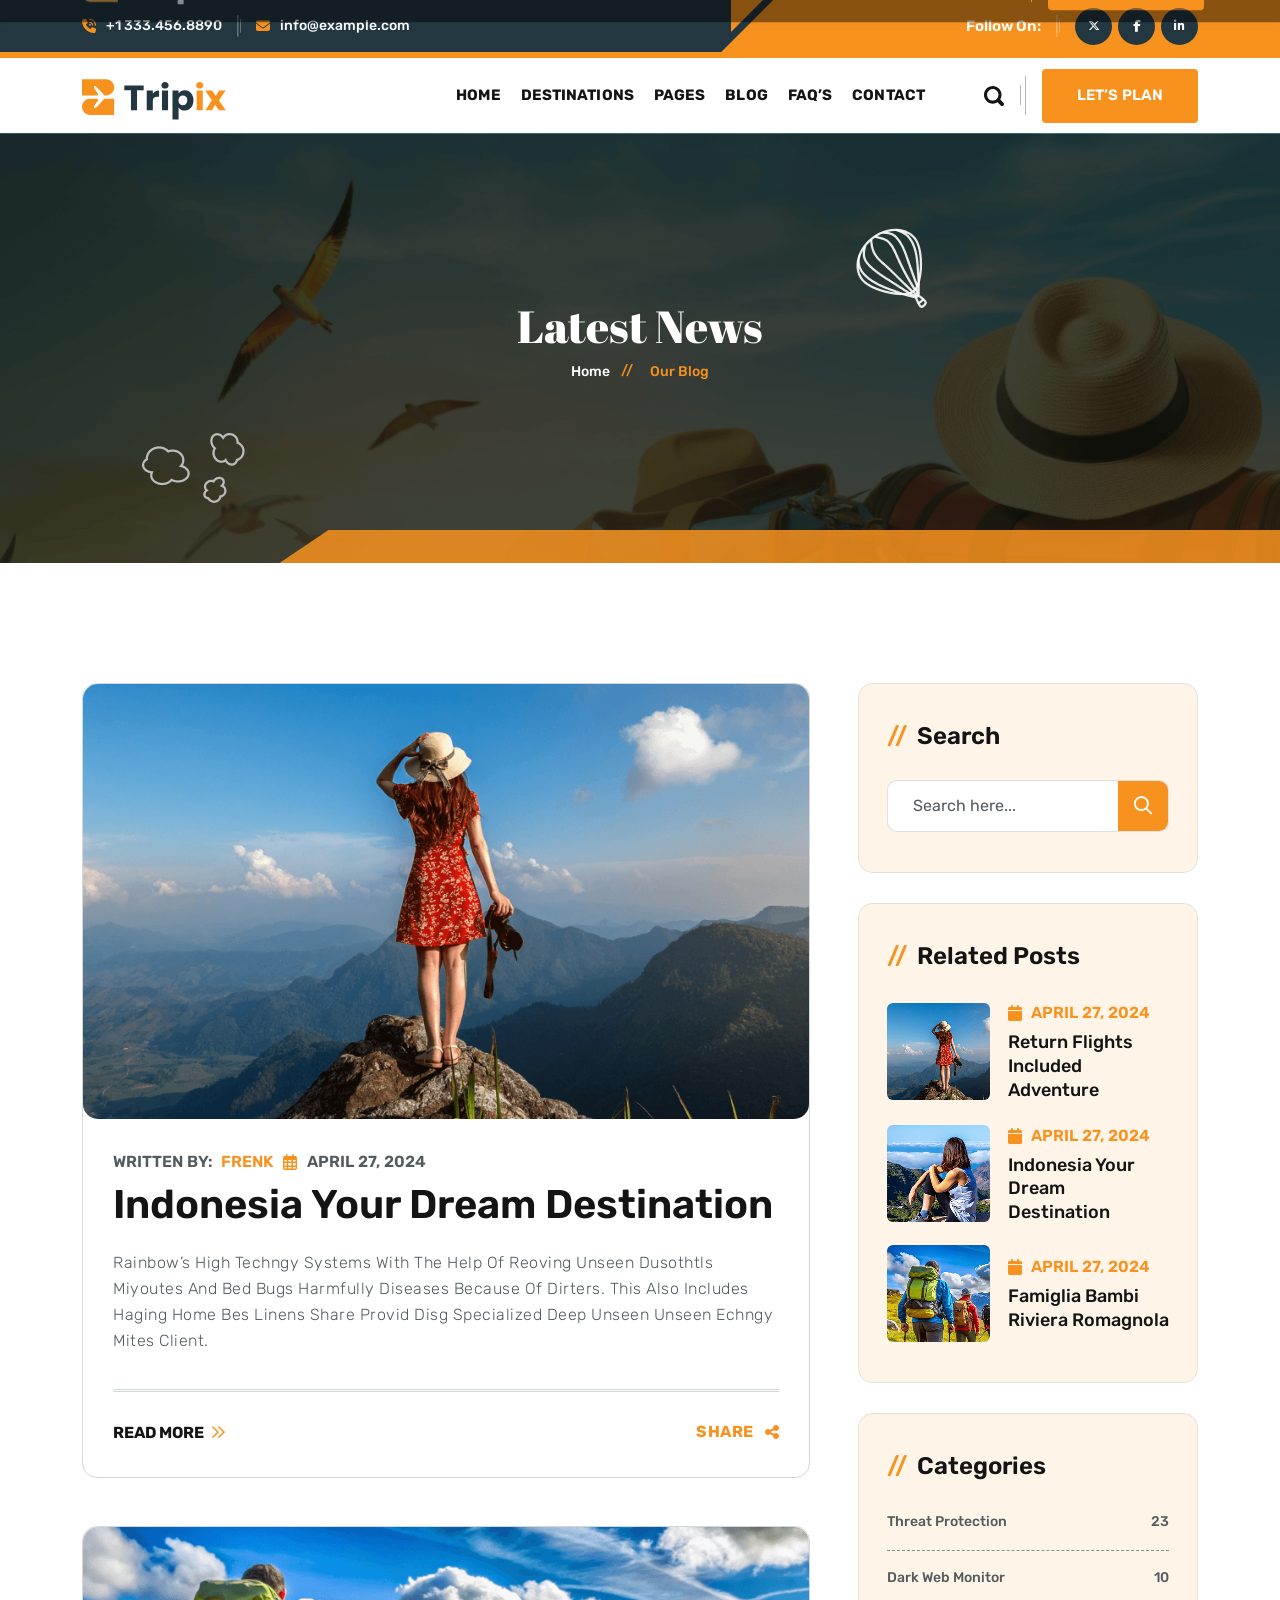
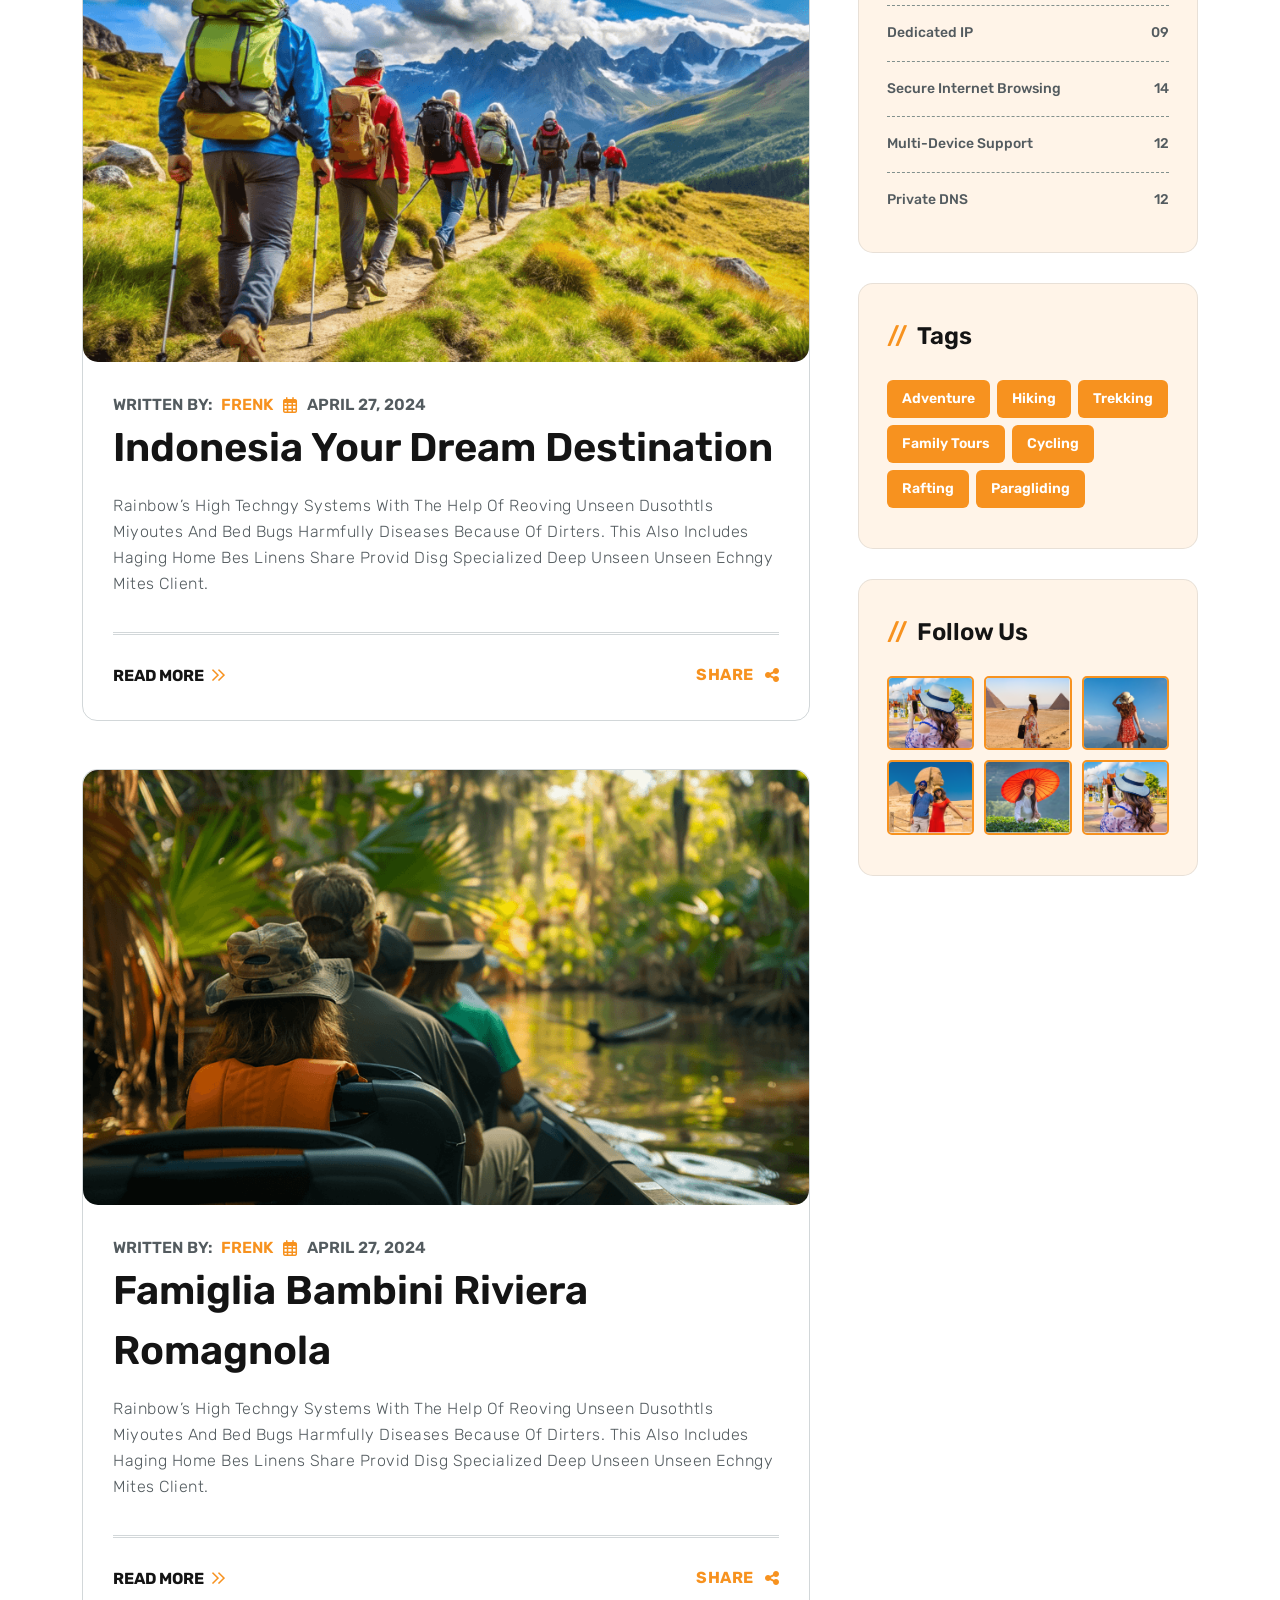
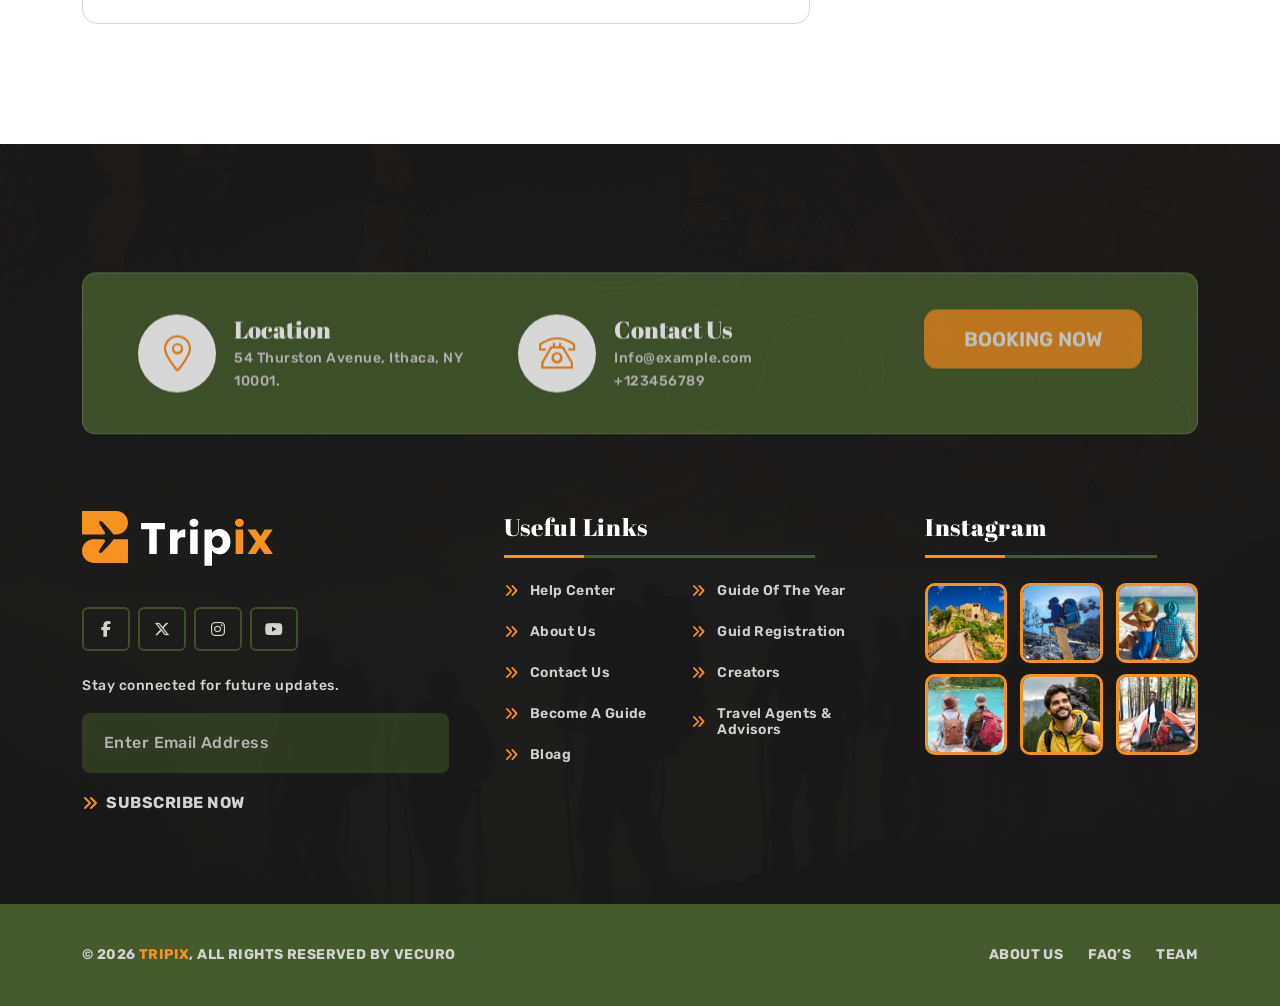
<file: blog.html>
<!DOCTYPE html>
<html class="no-js" lang="zxx">
  
<!-- Mirrored from html.vecurosoft.com/tripix/tripix-demo/blog.html by HTTrack Website Copier/3.x [XR&CO'2014], Mon, 23 Feb 2026 04:36:18 GMT -->
<head>
    <meta charset="utf-8" />
    <meta http-equiv="x-ua-compatible" content="ie=edge" />
    <meta name="author" content="https://vecuro.com/" />
    <title>Tripix - Tours & Travels HTML5 Template | Vecuro | Blog</title>

    <meta
      name="description"
      content="Tripix - Tours & Travels HTML5 Template, a stunning and feature-rich solution for travel agencies and tour operators."
    />
    <meta
      name="keywords"
      content="Tripix, Tours and Travels, HTML5 Template, Vecuro, Travel Agency Template, Tour Operator Template "
    />
    <meta name="robots" content="INDEX,FOLLOW" />
    <meta name="developer" content="Md Kaium Hossain" />

    <!-- Mobile Specific Metas -->
    <meta
      name="viewport"
      content="width=device-width, initial-scale=1, shrink-to-fit=no"
    />
    <!-- Favicons - Place favicon.ico in the root directory -->
    <link
      rel="apple-touch-icon"
      sizes="57x57"
      href="assets/img/favicons/apple-icon-57x57.png"
    />
    <link
      rel="apple-touch-icon"
      sizes="60x60"
      href="assets/img/favicons/apple-icon-60x60.png"
    />
    <link
      rel="apple-touch-icon"
      sizes="72x72"
      href="assets/img/favicons/apple-icon-72x72.png"
    />
    <link
      rel="apple-touch-icon"
      sizes="76x76"
      href="assets/img/favicons/apple-icon-76x76.png"
    />
    <link
      rel="apple-touch-icon"
      sizes="114x114"
      href="assets/img/favicons/apple-icon-114x114.png"
    />
    <link
      rel="apple-touch-icon"
      sizes="120x120"
      href="assets/img/favicons/apple-icon-120x120.png"
    />
    <link
      rel="apple-touch-icon"
      sizes="144x144"
      href="assets/img/favicons/apple-icon-144x144.png"
    />
    <link
      rel="apple-touch-icon"
      sizes="152x152"
      href="assets/img/favicons/apple-icon-152x152.png"
    />
    <link
      rel="apple-touch-icon"
      sizes="180x180"
      href="assets/img/favicons/apple-icon-180x180.png"
    />
    <link
      rel="icon"
      type="image/png"
      sizes="32x32"
      href="assets/img/favicons/favicon-32x32.png"
    />
    <link
      rel="icon"
      type="image/png"
      sizes="96x96"
      href="assets/img/favicons/favicon-96x96.png"
    />
    <link
      rel="icon"
      type="image/png"
      sizes="16x16"
      href="assets/img/favicons/favicon-16x16.png"
    />
    <link rel="manifest" href="assets/img/favicons/manifest.json" />
    <meta name="msapplication-TileColor" content="#ffffff" />
    <meta
      name="msapplication-TileImage"
      content="assets/img/favicons/ms-icon-144x144.png"
    />
    <meta name="theme-color" content="#fff" />
    <!--=================
	  Google Fonts
	================= -->
    <link rel="preconnect" href="https://fonts.googleapis.com/" />
    <link rel="preconnect" href="https://fonts.gstatic.com/" crossorigin />
    <link
      href="https://fonts.googleapis.com/css2?family=Abril+Fatface&amp;family=Bricolage+Grotesque:opsz,wght@12..96,200..800&amp;family=Poppins:ital,wght@0,100;0,200;0,300;0,400;0,500;0,600;0,700;0,800;0,900;1,100;1,200;1,300;1,400;1,500;1,600;1,700;1,800;1,900&amp;family=Rubik:ital,wght@0,300..900;1,300..900&amp;display=swap"
      rel="stylesheet"
    />
    <!--=================
	    All CSS File
	================= -->
    <!-- plugins -->
    <link rel="stylesheet" href="assets/css/plugins.css" />
    <!-- Theme Custom CSS -->
    <link rel="stylesheet" href="assets/css/style.css" />
  </head>

  <body class="vs-body">
    <!--[if lte IE 9]>
      <p class="browserupgrade">
        You are using an <strong>outdated</strong> browser. Please
        <a href="https://browsehappy.com/">upgrade your browser</a> to improve
        your experience and security.
      </p>
    <![endif]-->
    <!--********************************
   		Code Start From Here 
	******************************** -->
    <!--=================
		Preloader
	=================-->
    <div class="preloader">
      <button class="vs-btn preloaderCls">Cancel Preloader</button>
      <div class="preloader-inner">
        <img src="assets/img/logo.svg" alt="logo" />
        <span class="loader"></span>
      </div>
    </div>
    <!--=================
		Mobile Menu
	================= -->
    <div class="vs-menu-wrapper">
      <div class="vs-menu-area text-center">
        <div class="mobile-logo">
          <a href="index.html"
            ><img src="assets/img/logo.svg" alt="Carmax" class="logo"
          /></a>
          <button class="vs-menu-toggle"><i class="fal fa-times"></i></button>
        </div>
        <div class="vs-mobile-menu">
          <ul>
            <li class="menu-item-has-children">
              <a href="javascript:void(0)">Home</a>
              <ul class="sub-menu">
                <li><a href="index.html">Home 1</a></li>
                <li><a href="index-2.html">Home 2</a></li>
                <li><a href="index-3.html">Home 3</a></li>
              </ul>
            </li>
            <li class="menu-item-has-children">
              <a href="javascript:void(0)">Destinations</a>
              <ul class="sub-menu">
                <li><a href="destinations.html">Destinations</a></li>
                <li>
                  <a href="destination-details.html">Destination Details</a>
                </li>
              </ul>
            </li>
            <li class="menu-item-has-children mega-menu-wrap">
              <a href="javascript:void(0)">Pages</a>
              <ul class="mega-menu">
                <li>
                  <a href="javascript:void(0)">Page List 1</a>
                  <ul>
                    <li><a href="index.html">Home 1</a></li>
                    <li><a href="index-2.html">Home 2</a></li>
                    <li><a href="index-3.html">Home 3</a></li>
                    <li><a href="about.html">About</a></li>
                  </ul>
                </li>
                <li>
                  <a href="javascript:void(0)">Page List 2</a>
                  <ul>
                    <li><a href="faq.html">Faq's</a></li>
                    <li><a href="activities.html">Activities</a></li>
                    <li><a href="blog.html">Blog</a></li>
                    <li><a href="blog-details.html">Blog Details</a></li>
                  </ul>
                </li>
                <li>
                  <a href="javascript:void(0)">Page List 3</a>
                  <ul>
                    <li><a href="trips.html">Trips</a></li>
                    <li><a href="destinations.html">Destinations</a></li>
                    <li>
                      <a href="destination-details.html">Destination Details</a>
                    </li>
                    <li><a href="404.html">404 Error</a></li>
                  </ul>
                </li>
                <li>
                  <a href="javascript:void(0)">Page List 4</a>
                  <ul>
                    <li><a href="contact.html">Contact Us</a></li>
                  </ul>
                </li>
              </ul>
            </li>
            <li class="menu-item-has-children">
              <a href="javascript:void(0)">Blog</a>
              <ul class="sub-menu">
                <li><a href="blog.html">Blog</a></li>
                <li><a href="blog-details.html">Blog Details</a></li>
              </ul>
            </li>
            <li class="menu-item-has-children">
              <a href="faq.html">Faq's</a>
            </li>
            <li>
              <a href="contact.html">Contact</a>
            </li>
          </ul>
        </div>
      </div>
    </div>

    <!-- =================
    	Popup Search Box
    ================= -->
    <div class="popup-search-box">
      <button class="searchClose"><i class="fal fa-times"></i></button>
      <form action="#">
        <input
          type="text"
          class="border-theme"
          placeholder="What are you looking for"
        />
        <button type="submit"><i class="fal fa-search"></i></button>
      </form>
    </div>
    <!-- =================
    	Sticky Navbar
    ================= -->
    <div id="navbars" class="header-sticky navbars">
      <div class="container custom-container">
        <div class="row justify-content-between align-items-center">
          <div class="col-auto col-lg-2">
            <button class="vs-menu-toggle d-inline-block d-lg-none">
              <i class="fal fa-bars"></i>
            </button>
            <div class="logo d-none d-lg-block">
              <a href="index.html"
                ><img src="assets/img/logo.svg" alt="Carmax" class="logo"
              /></a>
            </div>
          </div>
          <div class="col-xl-auto col-lg-auto col-sm-3 d-none d-sm-block">
            <nav class="main-menu d-none d-lg-block">
              <ul>
                <li class="menu-item-has-children">
                  <a href="index.html">Home</a>
                  <ul class="sub-menu">
                    <li><a href="index.html">Home 1</a></li>
                    <li><a href="index-2.html">Home 2</a></li>
                    <li><a href="index-3.html">Home 3</a></li>
                  </ul>
                </li>
                <li class="menu-item-has-children">
                  <a href="destinations.html">Destinations</a>
                  <ul class="sub-menu">
                    <li><a href="destinations.html">Destinations</a></li>
                    <li>
                      <a href="destination-details.html">Destination Details</a>
                    </li>
                  </ul>
                </li>
                <li class="menu-item-has-children mega-menu-wrap">
                  <a href="javascript:void(0)">Pages</a>
                  <ul class="mega-menu">
                    <li>
                      <a href="#">Page List 1</a>
                      <ul>
                        <li><a href="index.html">Home 1</a></li>
                        <li><a href="index-2.html">Home 2</a></li>
                        <li><a href="index-3.html">Home 3</a></li>
                        <li><a href="about.html">About</a></li>
                      </ul>
                    </li>
                    <li>
                      <a href="#">Page List 2</a>
                      <ul>
                        <li><a href="faq.html">Faq's</a></li>
                        <li><a href="activities.html">Activities</a></li>
                        <li><a href="blog.html">Blog</a></li>
                        <li><a href="blog-details.html">Blog Details</a></li>
                      </ul>
                    </li>
                    <li>
                      <a href="#">Page List 3</a>
                      <ul>
                        <li><a href="trips.html">Trip</a></li>
                        <li><a href="destinations.html">Destinations</a></li>
                        <li>
                          <a href="destination-details.html"
                            >Destination Details</a
                          >
                        </li>
                        <li><a href="404.html">404 Error</a></li>
                      </ul>
                    </li>
                    <li>
                      <a href="#">Page List 4</a>
                      <ul>
                        <li><a href="contact.html">Contact Us</a></li>
                      </ul>
                    </li>
                  </ul>
                </li>
                <li class="menu-item-has-children">
                  <a href="blog.html">blog</a>
                  <ul class="sub-menu">
                    <li><a href="blog.html">blog</a></li>
                    <li><a href="blog-details.html">Blog Details</a></li>
                  </ul>
                </li>
                <li class="menu-item-has-children">
                  <a href="faq.html">Faq's</a>
                </li>
                <li>
                  <a href="contact.html">Contact</a>
                </li>
              </ul>
            </nav>
            <div class="logo d-lg-none">
              <a href="index.html"
                ><img src="assets/img/logo.svg" alt="Carmax" class="logo"
              /></a>
            </div>
          </div>
          <div class="col-xl-3 col-md-auto col-auto">
            <div class="header-wc style2">
              <button class="wc-link2 searchBoxTggler text-title-color">
                <svg
                  xmlns="http://www.w3.org/2000/svg"
                  width="21"
                  height="20"
                  viewBox="0 0 21 20"
                  fill="none"
                >
                  <path
                    d="M20.4174 16.6954L17.2213 13.4773C19.3155 10.0703 18.8936 5.54217 15.9593 2.58766C12.5328 -0.862552 6.9769 -0.862552 3.55037 2.58766C0.123835 6.03787 0.123835 11.6322 3.55037 15.0824C6.5354 18.088 11.1341 18.4736 14.5333 16.2469L17.7019 19.4335C18.4521 20.1888 19.6711 20.1888 20.4213 19.4335C21.1675 18.6781 21.1675 17.4507 20.4174 16.6954ZM5.711 12.9029C3.48395 10.6604 3.48395 7.00959 5.711 4.76715C7.93805 2.52471 11.5638 2.52471 13.7909 4.76715C16.018 7.00959 16.018 10.6604 13.7909 12.9029C11.5638 15.1453 7.93805 15.1453 5.711 12.9029Z"
                    fill="#F6F5F5"
                  ></path>
                </svg>
              </button>
              <svg
                xmlns="http://www.w3.org/2000/svg"
                width="6"
                height="39"
                viewBox="0 0 6 39"
                fill="none"
              >
                <rect
                  x="5"
                  width="1"
                  height="39"
                  fill="#D9D9D9"
                  fill-opacity="0.7"
                ></rect>
                <rect
                  y="9"
                  width="1"
                  height="20"
                  fill="#D9D9D9"
                  fill-opacity="0.7"
                ></rect>
              </svg>
              <div class="logo d-none d-sm-block">
                <a href="contact.html" class="vs-btn style10">
                  <span>let’s plan</span>
                </a>
              </div>
              <div class="logo d-sm-none">
                <a href="index.html"
                  ><img src="assets/img/logo.svg" alt="Carmax" class="logo"
                /></a>
              </div>
            </div>
          </div>
        </div>
      </div>
    </div>
    <!-- =================
    	Main Section Wrapper
  	================= -->
    <main class="main">
      <!--================= Header Area =================-->
      <header class="vs-header layout2">
        <!-- Main Menu Area -->
        <div class="sticky-wrapper position-relative">
          <div class="header-top-wrap">
            <div class="container custom-container">
              <div class="row">
                <div class="col-lg-12">
                  <div class="header-top">
                    <div
                      class="row g-3 justify-content-between align-items-center"
                    >
                      <div class="col-md-6 d-none d-md-block">
                        <div class="contact-info">
                          <ul class="custom-ul">
                            <li>
                              <i class="fa-solid fa-phone-volume"></i>
                              <a href="tel:+13334568890">+1 333.456.8890</a>
                            </li>
                            <li>
                              <svg
                                xmlns="http://www.w3.org/2000/svg"
                                width="4"
                                height="22"
                                viewBox="0 0 4 22"
                                fill="none"
                              >
                                <line
                                  x1="0.75"
                                  y1="2.774e-08"
                                  x2="0.749999"
                                  y2="21.6114"
                                  stroke="white"
                                  stroke-opacity="0.3"
                                  stroke-width="1.5"
                                />
                                <line
                                  x1="3.5"
                                  y1="3.92926"
                                  x2="3.5"
                                  y2="17.682"
                                  stroke="white"
                                  stroke-opacity="0.3"
                                />
                              </svg>
                            </li>
                            <li>
                              <i class="fa-solid fa-envelope"></i>
                              <a href="mailto:info@example.com">
                                info@example.com
                              </a>
                            </li>
                          </ul>
                        </div>
                      </div>
                      <div class="col-md-6">
                        <div class="social-share">
                          <span class="info-share">Follow on:</span>
                          <svg
                            xmlns="http://www.w3.org/2000/svg"
                            width="4"
                            height="22"
                            viewBox="0 0 4 22"
                            fill="none"
                          >
                            <line
                              x1="0.75"
                              y1="2.774e-08"
                              x2="0.749999"
                              y2="21.6114"
                              stroke="white"
                              stroke-opacity="0.3"
                              stroke-width="1.5"
                            />
                            <line
                              x1="3.5"
                              y1="3.92941"
                              x2="3.5"
                              y2="17.6821"
                              stroke="white"
                              stroke-opacity="0.3"
                            />
                          </svg>
                          <ul class="custom-ul">
                            <li>
                              <a href="https://x.com/" target="_blank">
                                <i class="fa-brands fa-x-twitter"></i>
                              </a>
                            </li>
                            <li>
                              <a
                                href="https://www.facebook.com/"
                                target="_blank"
                              >
                                <i class="fab fa-facebook-f"></i>
                              </a>
                            </li>
                            <li>
                              <a
                                href="https://www.linkedin.com/"
                                target="_blank"
                              >
                                <i class="fab fa-linkedin-in"></i>
                              </a>
                            </li>
                          </ul>
                        </div>
                      </div>
                    </div>
                  </div>
                </div>
              </div>
            </div>
          </div>
          <div class="header-bottom">
            <div class="container custom-container">
              <div class="row justify-content-between align-items-center">
                <div class="col-xl-3 col-lg-auto">
                  <div
                    class="header-logo d-flex justify-content-between align-items-center"
                  >
                    <a href="index.html"
                      ><img
                        src="assets/img/logo-v2.svg"
                        alt="Luxrio"
                        class="logo"
                    /></a>
                    <div class="d-flex align-items-center gap-3">
                      <button class="wc-link2 searchBoxTggler d-lg-none">
                        <svg
                          xmlns="http://www.w3.org/2000/svg"
                          width="21"
                          height="20"
                          viewBox="0 0 21 20"
                          fill="none"
                        >
                          <path
                            d="M20.4174 16.6954L17.2213 13.4773C19.3155 10.0703 18.8936 5.54217 15.9593 2.58766C12.5328 -0.862552 6.9769 -0.862552 3.55037 2.58766C0.123835 6.03787 0.123835 11.6322 3.55037 15.0824C6.5354 18.088 11.1341 18.4736 14.5333 16.2469L17.7019 19.4335C18.4521 20.1888 19.6711 20.1888 20.4213 19.4335C21.1675 18.6781 21.1675 17.4507 20.4174 16.6954ZM5.711 12.9029C3.48395 10.6604 3.48395 7.00959 5.711 4.76715C7.93805 2.52471 11.5638 2.52471 13.7909 4.76715C16.018 7.00959 16.018 10.6604 13.7909 12.9029C11.5638 15.1453 7.93805 15.1453 5.711 12.9029Z"
                            fill="#141414"
                          ></path>
                        </svg>
                      </button>
                      <button
                        class="vs-menu-toggle style2 d-inline-block d-lg-none"
                      >
                        <i class="fal fa-bars"></i>
                      </button>
                    </div>
                  </div>
                </div>
                <div
                  class="col-xl-9 col-lg-auto d-none d-lg-flex justify-content-end gap-md-4 gap-xl-5"
                >
                  <nav class="main-menu menu-style1 v2 d-none d-lg-block">
                    <ul
                      class="d-flex justify-content-center align-items-center"
                    >
                      <li class="menu-item-has-children">
                        <a href="index.html">Home</a>
                        <ul class="sub-menu">
                          <li><a href="index.html">Home 1</a></li>
                          <li><a href="index-2.html">Home 2</a></li>
                          <li><a href="index-3.html">Home 3</a></li>
                        </ul>
                      </li>
                      <li class="menu-item-has-children">
                        <a href="destinations.html">Destinations</a>
                        <ul class="sub-menu">
                          <li><a href="destinations.html">Destinations</a></li>
                          <li>
                            <a href="destination-details.html"
                              >Destination Details</a
                            >
                          </li>
                        </ul>
                      </li>
                      <li class="menu-item-has-children mega-menu-wrap">
                        <a href="javascript:void(0)">Pages</a>
                        <ul class="mega-menu">
                          <li>
                            <a href="#">Page List 1</a>
                            <ul>
                              <li><a href="index.html">Home 1</a></li>
                              <li><a href="index-2.html">Home 2</a></li>
                              <li><a href="index-3.html">Home 3</a></li>
                              <li><a href="about.html">About</a></li>
                            </ul>
                          </li>
                          <li>
                            <a href="#">Page List 2</a>
                            <ul>
                              <li><a href="faq.html">Faq's</a></li>
                              <li><a href="activities.html">Activities</a></li>
                              <li><a href="blog.html">Blog</a></li>
                              <li>
                                <a href="blog-details.html">Blog Details</a>
                              </li>
                            </ul>
                          </li>
                          <li>
                            <a href="#">Page List 3</a>
                            <ul>
                              <li><a href="trips.html">Trips</a></li>
                              <li>
                                <a href="destinations.html">Destinations</a>
                              </li>
                              <li>
                                <a href="destination-details.html"
                                  >Destination Details</a
                                >
                              </li>
                              <li><a href="404.html">404 Error</a></li>
                            </ul>
                          </li>
                          <li>
                            <a href="#">Page List 4</a>
                            <ul>
                              <li><a href="contact.html">Contact Us</a></li>
                            </ul>
                          </li>
                        </ul>
                      </li>
                      <li class="menu-item-has-children">
                        <a href="blog.html">blog</a>
                        <ul class="sub-menu">
                          <li><a href="blog.html">blog</a></li>
                          <li><a href="blog-details.html">blog details</a></li>
                        </ul>
                      </li>
                      <li>
                        <a href="faq.html">Faq’s</a>
                      </li>
                      <li>
                        <a href="contact.html">Contact</a>
                      </li>
                    </ul>
                  </nav>
                  <div class="header-wc style2">
                    <button class="wc-link2 searchBoxTggler">
                      <svg
                        xmlns="http://www.w3.org/2000/svg"
                        width="21"
                        height="20"
                        viewBox="0 0 21 20"
                        fill="none"
                        class="text-title-color"
                      >
                        <path
                          d="M20.4174 16.6954L17.2213 13.4773C19.3155 10.0703 18.8936 5.54217 15.9593 2.58766C12.5328 -0.862552 6.9769 -0.862552 3.55037 2.58766C0.123835 6.03787 0.123835 11.6322 3.55037 15.0824C6.5354 18.088 11.1341 18.4736 14.5333 16.2469L17.7019 19.4335C18.4521 20.1888 19.6711 20.1888 20.4213 19.4335C21.1675 18.6781 21.1675 17.4507 20.4174 16.6954ZM5.711 12.9029C3.48395 10.6604 3.48395 7.00959 5.711 4.76715C7.93805 2.52471 11.5638 2.52471 13.7909 4.76715C16.018 7.00959 16.018 10.6604 13.7909 12.9029C11.5638 15.1453 7.93805 15.1453 5.711 12.9029Z"
                          fill="currentColor"
                        />
                      </svg>
                    </button>
                    <svg
                      xmlns="http://www.w3.org/2000/svg"
                      width="6"
                      height="39"
                      viewBox="0 0 6 39"
                      fill="none"
                    >
                      <rect
                        x="5"
                        width="1"
                        height="39"
                        fill="#9A9696"
                        fill-opacity="0.7"
                      />
                      <rect
                        y="9"
                        width="1"
                        height="20"
                        fill="#9A9696"
                        fill-opacity="0.7"
                      />
                    </svg>
                    <a href="blog-details.html" class="vs-btn style8">
                      <span>let’s plan</span>
                    </a>
                  </div>
                </div>
              </div>
            </div>
          </div>
        </div>
      </header>
      <!--================= Header Area end =================-->

      <!--================= Breadcrumb Area start =================-->
      <section
        class="vs-breadcrumb"
        data-bg-src="assets/img/bg/breadcrumb-bg.png"
      >
        <img
          src="assets/img/icons/cloud.png"
          alt="vs-breadcrumb-icon"
          class="vs-breadcrumb-icon-1 animate-parachute"
        />
        <img
          src="assets/img/icons/ballon-sclation.png"
          alt="vs-breadcrumb-icon"
          class="vs-breadcrumb-icon-2 animate-parachute"
        />
        <div class="container">
          <div class="row text-center">
            <div class="col-12">
              <div class="breadcrumb-content">
                <h1 class="breadcrumb-title">Latest News</h1>
              </div>
              <div class="breadcrumb-menu">
                <ul class="custom-ul">
                  <li>
                    <a href="index.html">Home</a>
                  </li>
                  <li>our blog</li>
                </ul>
              </div>
            </div>
          </div>
        </div>
      </section>
      <!--================= Breadcrumb Area end =================-->

      <!--================= Destination Area Start =================-->
      <section class="vs-blog-wrapper space">
        <div class="container">
          <div class="row gx-3 g-5">
            <div class="col-lg-8">
              <div class="row g-4 gy-4 gy-sm-5">
                <div class="col-12">
                  <div class="vs-blog vs-blog-box3">
                    <div class="blog-img">
                      <a href="blog-details.html">
                        <img
                          class="img"
                          src="assets/img/blog/blog-3-1.png"
                          alt="blog"
                        />
                      </a>
                    </div>
                    <div class="blog-content">
                      <div class="blog-meta">
                        <span class="blog-author"
                          >Written by:<a href="blog.html">frenk</a></span
                        >
                        <span class="blog-date">
                          <i class="fa-regular fa-calendar-days"></i>
                          April 27, 2024
                        </span>
                      </div>
                      <h3 class="blog-title">
                        <a href="blog-details.html">
                          Indonesia Your Dream Destination
                        </a>
                      </h3>
                      <p class="blog-text">
                        Rainbow’s high techngy systems with the help of reoving
                        unseen dusothtls miyoutes and bed bugs harmfully
                        diseases because of dirters. This also includes haging
                        home bes linens share provid disg specialized deep
                        unseen unseen echngy mites client.
                      </p>
                      <div class="blog-footer">
                        <a href="blog-details.html" class="blog-link">
                          read more
                          <i class="fa-sharp fa-regular fa-angles-right"></i>
                        </a>
                        <div class="share-box">
                          <span>
                            share
                            <i class="fa-solid fa-share-nodes"></i>
                          </span>
                          <ul class="custom-ul">
                            <li>
                              <a href="#" target="_blank">
                                <i class="fa-brands fa-facebook-f"></i>
                              </a>
                            </li>
                            <li>
                              <a href="#" target="_blank">
                                <i class="fa-brands fa-x-twitter"></i>
                              </a>
                            </li>
                            <li>
                              <a href="ht.html#" target="_blank">
                                <i class="fa-brands fa-instagram"></i>
                              </a>
                            </li>
                            <li>
                              <a href="#" target="_blank">
                                <i class="fa-brands fa-linkedin-in"></i>
                              </a>
                            </li>
                          </ul>
                        </div>
                      </div>
                    </div>
                  </div>
                </div>
                <div class="col-12">
                  <div class="vs-blog vs-blog-box3">
                    <div class="blog-img">
                      <a href="blog-details.html">
                        <img
                          class="img"
                          src="assets/img/blog/blog-3-2.png"
                          alt="blog"
                        />
                      </a>
                    </div>
                    <div class="blog-content">
                      <div class="blog-meta">
                        <span class="blog-author"
                          >Written by:<a href="blog.html">frenk</a></span
                        >
                        <span class="blog-date">
                          <i class="fa-regular fa-calendar-days"></i>
                          April 27, 2024
                        </span>
                      </div>
                      <h3 class="blog-title">
                        <a href="blog-details.html">
                          Indonesia Your Dream Destination
                        </a>
                      </h3>
                      <p class="blog-text">
                        Rainbow’s high techngy systems with the help of reoving
                        unseen dusothtls miyoutes and bed bugs harmfully
                        diseases because of dirters. This also includes haging
                        home bes linens share provid disg specialized deep
                        unseen unseen echngy mites client.
                      </p>
                      <div class="blog-footer">
                        <a href="blog-details.html" class="blog-link">
                          read more
                          <i class="fa-sharp fa-regular fa-angles-right"></i>
                        </a>
                        <div class="share-box">
                          <span>
                            share
                            <i class="fa-solid fa-share-nodes"></i>
                          </span>
                          <ul class="custom-ul">
                            <li>
                              <a href="#" target="_blank">
                                <i class="fa-brands fa-facebook-f"></i>
                              </a>
                            </li>
                            <li>
                              <a href="#" target="_blank">
                                <i class="fa-brands fa-x-twitter"></i>
                              </a>
                            </li>
                            <li>
                              <a href="ht.html#" target="_blank">
                                <i class="fa-brands fa-instagram"></i>
                              </a>
                            </li>
                            <li>
                              <a href="#" target="_blank">
                                <i class="fa-brands fa-linkedin-in"></i>
                              </a>
                            </li>
                          </ul>
                        </div>
                      </div>
                    </div>
                  </div>
                </div>
                <div class="col-12">
                  <div class="vs-blog vs-blog-box3">
                    <div class="blog-img">
                      <a href="blog-details.html">
                        <img
                          class="img"
                          src="assets/img/blog/blog-3-3.png"
                          alt="blog"
                        />
                      </a>
                    </div>
                    <div class="blog-content">
                      <div class="blog-meta">
                        <span class="blog-author"
                          >Written by:<a href="blog.html">frenk</a></span
                        >
                        <span class="blog-date">
                          <i class="fa-regular fa-calendar-days"></i>
                          April 27, 2024
                        </span>
                      </div>
                      <h3 class="blog-title">
                        <a href="blog-details.html">
                          famiglia bambini riviera romagnola
                        </a>
                      </h3>
                      <p class="blog-text">
                        Rainbow’s high techngy systems with the help of reoving
                        unseen dusothtls miyoutes and bed bugs harmfully
                        diseases because of dirters. This also includes haging
                        home bes linens share provid disg specialized deep
                        unseen unseen echngy mites client.
                      </p>
                      <div class="blog-footer">
                        <a href="blog-details.html" class="blog-link">
                          read more
                          <i class="fa-sharp fa-regular fa-angles-right"></i>
                        </a>
                        <div class="share-box">
                          <span>
                            share
                            <i class="fa-solid fa-share-nodes"></i>
                          </span>
                          <ul class="custom-ul">
                            <li>
                              <a href="#" target="_blank">
                                <i class="fa-brands fa-facebook-f"></i>
                              </a>
                            </li>
                            <li>
                              <a href="#" target="_blank">
                                <i class="fa-brands fa-x-twitter"></i>
                              </a>
                            </li>
                            <li>
                              <a href="ht.html#" target="_blank">
                                <i class="fa-brands fa-instagram"></i>
                              </a>
                            </li>
                            <li>
                              <a href="#" target="_blank">
                                <i class="fa-brands fa-linkedin-in"></i>
                              </a>
                            </li>
                          </ul>
                        </div>
                      </div>
                    </div>
                  </div>
                </div>
              </div>
            </div>
            <div class="col-lg-4">
              <div class="sidebar-area">
                <div class="widget widget_search">
                  <h5 class="widget_title title-shep">Search</h5>
                  <form class="search-form">
                    <input type="text" placeholder="Search here..." />
                    <button type="submit"><i class="far fa-search"></i></button>
                  </form>
                </div>
                <div class="widget widget_recent-posts">
                  <h5 class="widget_title title-shep">related posts</h5>
                  <div class="recent-post-wrap">
                    <div class="recent-post">
                      <div class="media-img">
                        <a href="blog-details.html">
                          <img
                            src="assets/img/blog/recent-post-1-1.png"
                            alt="Blog Image"
                          />
                        </a>
                      </div>
                      <div class="media-body">
                        <div class="recent-post-meta">
                          <a href="blog.html">
                            <i class="fa-solid fa-calendar"></i>
                            April 27, 2024
                          </a>
                        </div>
                        <h6 class="post-title">
                          <a class="text-inherit" href="blog-details.html"
                            >Return Flights Included Adventure</a
                          >
                        </h6>
                      </div>
                    </div>
                    <div class="recent-post">
                      <div class="media-img">
                        <a href="blog-details.html">
                          <img
                            src="assets/img/blog/recent-post-1-2.png"
                            alt="Blog Image"
                          />
                        </a>
                      </div>
                      <div class="media-body">
                        <div class="recent-post-meta">
                          <a href="blog.html">
                            <i class="fa-solid fa-calendar"></i>
                            April 27, 2024
                          </a>
                        </div>
                        <h6 class="post-title">
                          <a class="text-inherit" href="blog-details.html"
                            >Indonesia Your Dream Destination</a
                          >
                        </h6>
                      </div>
                    </div>
                    <div class="recent-post">
                      <div class="media-img">
                        <a href="blog-details.html">
                          <img
                            src="assets/img/blog/recent-post-1-3.png"
                            alt="Blog Image"
                          />
                        </a>
                      </div>
                      <div class="media-body">
                        <div class="recent-post-meta">
                          <a href="blog.html">
                            <i class="fa-solid fa-calendar"></i>
                            April 27, 2024
                          </a>
                        </div>
                        <h6 class="post-title">
                          <a class="text-inherit" href="blog-details.html"
                            >famiglia bambi riviera romagnola</a
                          >
                        </h6>
                      </div>
                    </div>
                  </div>
                </div>
                <div class="widget widget_categories">
                  <h5 class="widget_title title-shep">Categories</h5>
                  <ul class="custom-ul">
                    <li>
                      <a href="blog.html">Threat Protection</a>
                      <span>23</span>
                    </li>
                    <li>
                      <a href="blog.html">Dark Web Monitor</a>
                      <span>10</span>
                    </li>
                    <li>
                      <a href="blog.html">Dedicated IP</a>
                      <span>09</span>
                    </li>
                    <li>
                      <a href="blog.html">Secure Internet Browsing</a>
                      <span>14</span>
                    </li>
                    <li>
                      <a href="blog.html">Multi-Device Support</a>
                      <span>12</span>
                    </li>
                    <li>
                      <a href="blog.html">Private DNS</a>
                      <span>12</span>
                    </li>
                  </ul>
                </div>
                <div class="widget widget_meta">
                  <h5 class="widget_title title-shep">Tags</h5>
                  <div class="tagcloud">
                    <a href="blog.html">Adventure</a>
                    <a href="blog.html">Hiking</a>
                    <a href="blog.html">Trekking</a>
                    <a href="blog.html">Family Tours</a>
                    <a href="blog.html">Cycling</a>
                    <a href="blog.html">Rafting</a>
                    <a href="blog.html">Paragliding</a>
                  </div>
                </div>
                <div class="widget">
                  <h5 class="widget_title title-shep">Follow Us</h5>
                  <div class="sidebar-gallery">
                    <div class="gallery-box">
                      <div class="post-thumb">
                        <img
                          src="assets/img/instagram/insta-post-1-1.png"
                          alt="instagram"
                          class="w-100"
                        />
                      </div>
                      <a
                        href="assets/img/instagram/insta-post-1-1.png"
                        title="Gallery-1"
                        class=""
                      ></a>
                    </div>
                    <div class="gallery-box">
                      <div class="post-thumb">
                        <img
                          src="assets/img/instagram/insta-post-1-2.png"
                          alt="instagram"
                          class="w-100"
                        />
                      </div>
                      <a
                        href="assets/img/instagram/insta-post-1-2.png"
                        title="Gallery-1"
                        class=""
                      ></a>
                    </div>
                    <div class="gallery-box">
                      <div class="post-thumb">
                        <img
                          src="assets/img/instagram/insta-post-1-3.png"
                          alt="instagram"
                          class="w-100"
                        />
                      </div>
                      <a
                        href="assets/img/instagram/insta-post-1-3.png"
                        title="Gallery-1"
                        class=""
                      ></a>
                    </div>
                    <div class="gallery-box">
                      <div class="post-thumb">
                        <img
                          src="assets/img/instagram/insta-post-1-4.png"
                          alt="instagram"
                          class="w-100"
                        />
                      </div>
                      <a
                        href="assets/img/instagram/insta-post-1-4.png"
                        title="Gallery-1"
                        class=""
                      ></a>
                    </div>
                    <div class="gallery-box">
                      <div class="post-thumb">
                        <img
                          src="assets/img/instagram/insta-post-1-5.png"
                          alt="instagram"
                          class="w-100"
                        />
                      </div>
                      <a
                        href="assets/img/instagram/insta-post-1-5.png"
                        title="Gallery-1"
                        class=""
                      ></a>
                    </div>
                    <div class="gallery-box">
                      <div class="post-thumb">
                        <img
                          src="assets/img/instagram/insta-post-1-1.png"
                          alt="instagram"
                          class="w-100"
                        />
                      </div>
                      <a
                        href="assets/img/instagram/insta-post-1-1.png"
                        title="Gallery-1"
                        class=""
                      ></a>
                    </div>
                  </div>
                </div>
              </div>
            </div>
          </div>
        </div>
      </section>
      <!--================= Activities Area end =================-->
    </main>
    <!-- ================= Footer Start ================= -->
    <footer
      class="vs-footer-style1"
      data-bg-src="assets/img/footer/footer-style1-bg.png"
    >
      <div class="footer-top space-top">
        <div class="container">
          <div class="row gx-4">
            <div class="col-12">
              <div
                class="footer-cta bg-third-theme-color fade-anim"
                data-bg-src="assets/img/footer/footer-cta-bg.png"
              >
                <div class="row g-4 align-items-center">
                  <div class="col-lg-8">
                    <div class="cta-contact-items">
                      <div class="contact-item">
                        <span class="icon">
                          <i class="fa-light fa-location-dot"></i>
                        </span>
                        <div class="info">
                          <h5 class="info-title text-white-color">Location</h5>
                          <p>54 Thurston Avenue, Ithaca, NY 10001.</p>
                        </div>
                      </div>
                      <div class="contact-item">
                        <span class="icon">
                          <i class="fa-sharp fa-light fa-phone-rotary"></i>
                        </span>
                        <div class="info">
                          <h5 class="info-title text-white-color">
                            Contact Us
                          </h5>
                          <p>
                            <a href="mailto:info@example.com"
                              >Info@example.com</a
                            >
                            <a href="tel:+123456789">+123456789</a>
                          </p>
                        </div>
                      </div>
                    </div>
                  </div>
                  <div
                    class="col-lg-4 d-flex justify-content-center justify-content-lg-end btn-trigger btn-bounce"
                  >
                    <a href="contact.html" class="vs-btn style6">
                      <span>booking now</span>
                    </a>
                  </div>
                </div>
              </div>
            </div>
          </div>
        </div>
      </div>
      <div class="footer-center space-extra">
        <div class="container">
          <div class="row gx-4 gy-4 gx-xl-2 justify-content-between">
            <div class="col-md-6 col-lg-4 col-xl-4">
              <div class="footer-widgets">
                <a href="index.html" class="logo">
                  <img src="assets/img/logo.svg" alt="logo" />
                </a>
                <div class="social-media">
                  <ul class="custom-ul">
                    <li>
                      <a href="https://www.facebook.com/" target="_blank"
                        ><i class="fa-brands fa-facebook-f"></i
                      ></a>
                    </li>
                    <li>
                      <a href="https://x.com/" target="_blank"
                        ><i class="fa-brands fa-x-twitter"></i
                      ></a>
                    </li>
                    <li>
                      <a href="https://www.instagram.com/" target="_blank"
                        ><i class="fa-brands fa-instagram"></i
                      ></a>
                    </li>
                    <li>
                      <a href="https://www.youtube.com/" target="_blank"
                        ><i class="fa-brands fa-youtube"></i
                      ></a>
                    </li>
                  </ul>
                </div>

                <p class="mt-4 mb-3 text-color-5">
                  Stay connected for future updates.
                </p>
                <div class="newsletter">
                  <form action="https://html.vecurosoft.com/tripix/tripix-demo/index.html" class="w100">
                    <input
                      type="email"
                      class="form-control"
                      placeholder="Enter Email Address"
                    />
                    <button type="submit" class="text-uppercase text-color-5">
                      <i class="fa-solid fa-angles-right"></i>
                      <span>Subscribe now</span>
                    </button>
                  </form>
                </div>
              </div>
            </div>
            <div class="col-lg-5 col-xl-4 order-md-3 order-lg-2">
              <div class="footer-widgets">
                <h5 class="widgets-title text-white-color text-capitalize">
                  Useful Links
                </h5>
                <div class="row gx-xl-2 g-2">
                  <div class="col-md-6">
                    <div class="footer-links">
                      <ul class="custom-ul">
                        <li>
                          <a href="contact.html">
                            <i class="fa-solid fa-angles-right"></i>
                            Help center
                          </a>
                        </li>
                        <li>
                          <a href="about.html">
                            <i class="fa-solid fa-angles-right"></i>
                            About Us
                          </a>
                        </li>
                        <li>
                          <a href="contact.html">
                            <i class="fa-solid fa-angles-right"></i>
                            Contact Us
                          </a>
                        </li>
                        <li>
                          <a href="contact.html">
                            <i class="fa-solid fa-angles-right"></i>
                            Become A Guide
                          </a>
                        </li>
                        <li>
                          <a href="blog.html">
                            <i class="fa-solid fa-angles-right"></i>
                            Bloag
                          </a>
                        </li>
                      </ul>
                    </div>
                  </div>
                  <div class="col-md-6">
                    <div class="footer-links">
                      <ul class="custom-ul">
                        <li>
                          <a href="activities.html">
                            <i class="fa-solid fa-angles-right"></i>
                            Guide of the Year
                          </a>
                        </li>
                        <li>
                          <a href="activities.html">
                            <i class="fa-solid fa-angles-right"></i>
                            Guid registration
                          </a>
                        </li>
                        <li>
                          <a href="activities.html">
                            <i class="fa-solid fa-angles-right"></i>
                            creators
                          </a>
                        </li>
                        <li>
                          <a href="activities.html">
                            <i class="fa-solid fa-angles-right"></i>
                            Travel agents & advisors
                          </a>
                        </li>
                      </ul>
                    </div>
                  </div>
                </div>
              </div>
            </div>
            <div class="col-md-6 col-lg-3 col-xl-3 order-md-2 order-lg-3">
              <div class="footer-widgets">
                <h5 class="widgets-title text-white-color text-capitalize">
                  instagram
                </h5>
                <div class="instagram">
                  <a href="https://www.instagram.com/" target="_blank">
                    <img
                      src="assets/img/instagram-post/instagram-1.png"
                      alt="instagram-1"
                      class="w-100"
                    />
                  </a>
                  <a href="https://www.instagram.com/" target="_blank">
                    <img
                      src="assets/img/instagram-post/instagram-2.png"
                      alt="instagram-2"
                      class="w-100"
                    />
                  </a>
                  <a href="https://www.instagram.com/" target="_blank">
                    <img
                      src="assets/img/instagram-post/instagram-3.png"
                      alt="instagram-3"
                      class="w-100"
                    />
                  </a>
                  <a href="https://www.instagram.com/" target="_blank">
                    <img
                      src="assets/img/instagram-post/instagram-4.png"
                      alt="instagram-4"
                      class="w-100"
                    />
                  </a>
                  <a href="https://www.instagram.com/" target="_blank">
                    <img
                      src="assets/img/instagram-post/instagram-5.png"
                      alt="instagram-5"
                      class="w-100"
                    />
                  </a>
                  <a href="https://www.instagram.com/" target="_blank">
                    <img
                      src="assets/img/instagram-post/instagram-6.png"
                      alt="instagram-6"
                      class="w-100"
                    />
                  </a>
                </div>
              </div>
            </div>
          </div>
        </div>
      </div>
      <div class="footer-bottom bg-third-theme-color">
        <div class="container">
          <div class="row">
            <div class="col-md-6 order-2 order-md-1">
              <p class="footer-copyright text-center text-md-start">
                © <span class="current-year"></span>
                <a
                  href="index.html"
                  title="Develop by Vecuro"
                  class="text-theme-color"
                  >Tripix</a
                >, All Rights Reserved by <a href="https://themeforest.net/user/vecuro_themes/" >Vecuro</a>
              </p>
            </div>
            <div class="col-md-6 order-1 order-md-2">
              <div class="footer-menu">
                <ul
                  class="custom-ul justify-content-center justify-content-md-end"
                >
                  <li><a href="about.html">About Us</a></li>
                  <li><a href="faq.html">Faq’s</a></li>
                  <li><a href="activities.html">Team</a></li>
                </ul>
              </div>
            </div>
          </div>
        </div>
      </div>
    </footer>
    <!-- ================= Footer End ================= -->

    <!-- ================= Main Section Wrapper End ================= -->
    <a href="#" class="scrollToTop scroll-btn"
      ><i class="far fa-arrow-up"></i
    ></a>
    <!-- ***************** Code End  Here ***************** -->
    <!--================= All Js File ================= -->
    <!-- Jquery -->
    <script src="assets/js/vendor/jquery-3.6.0.min.js"></script>
    <!-- Jquery UI -->
    <script src="assets/js/jquery-ui.min.js"></script>
    <!-- Jquery UI -->
    <script src="assets/js/moment.min.js"></script>
    <!-- Jquery UI -->
    <script src="assets/js/daterangepicker.min.js"></script>
    <!-- Swiper Slider -->
    <script src="assets/js/swiper-bundle.min.js"></script>
    <!-- Bootstrap -->
    <script src="assets/js/bootstrap.min.js"></script>
    <!-- WOW.js Animation -->
    <script src="assets/js/wow.min.js"></script>
    <!-- Magnific Popup -->
    <script src="assets/js/jquery.magnific-popup.min.js"></script>
    <!-- Image Loaded Jquery -->
    <script src="assets/js/imagesloaded.pkgd.min.js"></script>
    <!-- Odometer JS -->
    <script src="assets/js/odometer.min.js"></script>
    <script src="assets/js/viewport.jquery.js"></script>
    <!-- Gsap -->
    <script src="assets/js/gsap.min.js"></script>
    <!-- ScrollTrigger -->
    <script src="assets/js/ScrollTrigger.min.js"></script>
    <!-- ScrollToPlugin -->
    <script src="assets/js/ScrollToPlugin.min.js"></script>
    <!-- SplitText -->
    <script src="assets/js/SplitText.min.js"></script>

    <!-- Main Js File -->
    <script src="assets/js/main.js"></script>
  </body>

<!-- Mirrored from html.vecurosoft.com/tripix/tripix-demo/blog.html by HTTrack Website Copier/3.x [XR&CO'2014], Mon, 23 Feb 2026 04:36:20 GMT -->
</html>
</file>
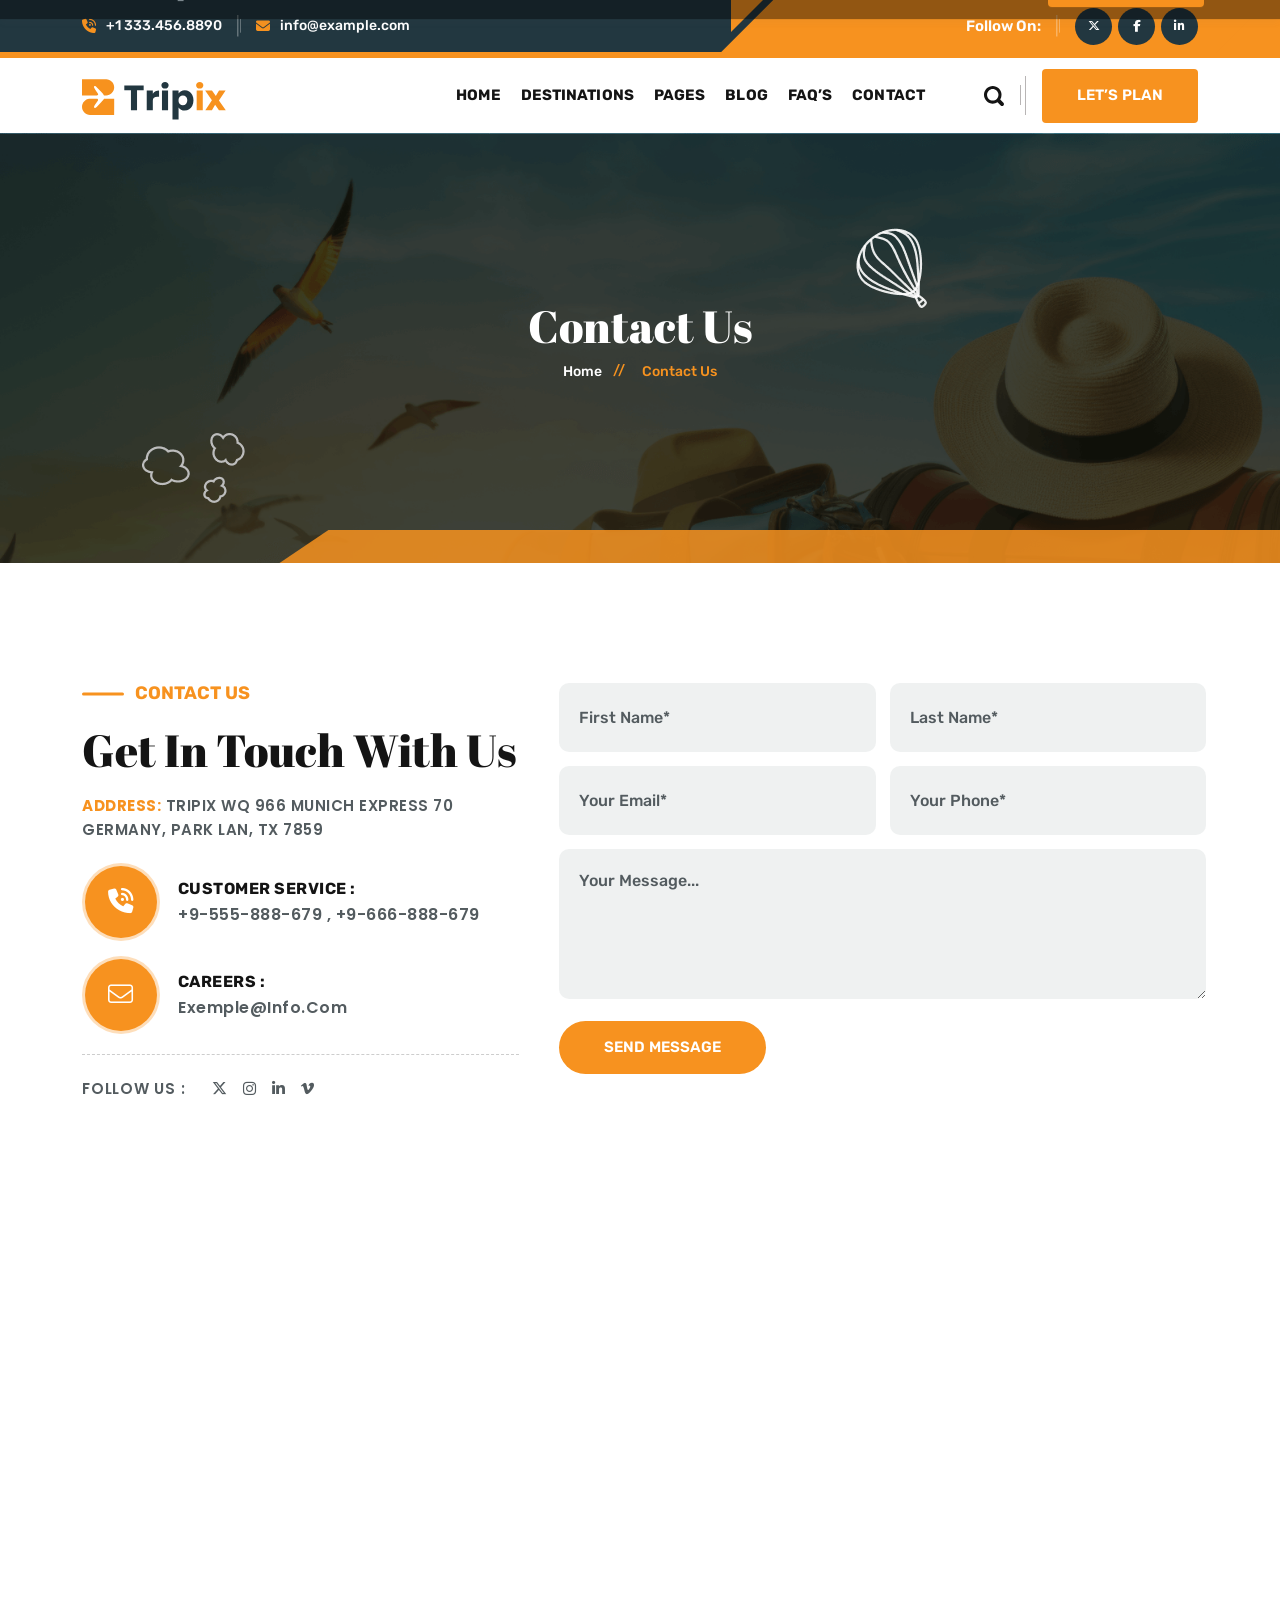
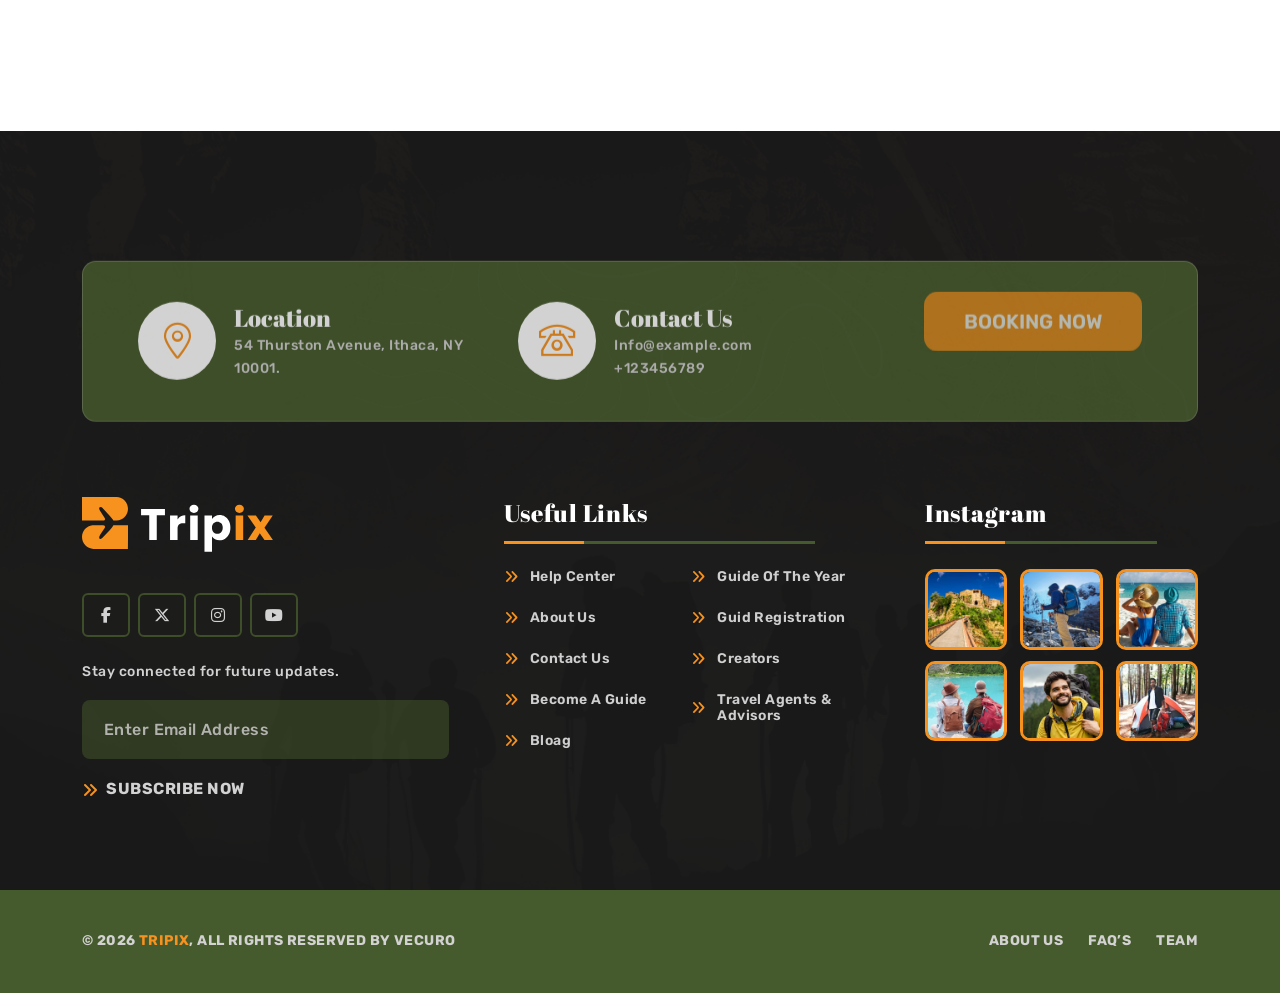
<file: contact.html>
<!DOCTYPE html>
<html class="no-js" lang="zxx">
  
<!-- Mirrored from html.vecurosoft.com/tripix/tripix-demo/contact.html by HTTrack Website Copier/3.x [XR&CO'2014], Mon, 23 Feb 2026 04:36:24 GMT -->
<head>
    <meta charset="utf-8" />
    <meta http-equiv="x-ua-compatible" content="ie=edge" />
    <meta name="author" content="https://vecuro.com/" />
    <title>Tripix - Tours & Travels HTML5 Template | Vecuro | Contact</title>

    <meta
      name="description"
      content="Tripix - Tours & Travels HTML5 Template, a stunning and feature-rich solution for travel agencies and tour operators."
    />
    <meta
      name="keywords"
      content="Tripix, Tours and Travels, HTML5 Template, Vecuro, Travel Agency Template, Tour Operator Template "
    />
    <meta name="robots" content="INDEX,FOLLOW" />
    <meta name="developer" content="Md Kaium Hossain" />

    <!-- Mobile Specific Metas -->
    <meta
      name="viewport"
      content="width=device-width, initial-scale=1, shrink-to-fit=no"
    />
    <!-- Favicons - Place favicon.ico in the root directory -->
    <link
      rel="apple-touch-icon"
      sizes="57x57"
      href="assets/img/favicons/apple-icon-57x57.png"
    />
    <link
      rel="apple-touch-icon"
      sizes="60x60"
      href="assets/img/favicons/apple-icon-60x60.png"
    />
    <link
      rel="apple-touch-icon"
      sizes="72x72"
      href="assets/img/favicons/apple-icon-72x72.png"
    />
    <link
      rel="apple-touch-icon"
      sizes="76x76"
      href="assets/img/favicons/apple-icon-76x76.png"
    />
    <link
      rel="apple-touch-icon"
      sizes="114x114"
      href="assets/img/favicons/apple-icon-114x114.png"
    />
    <link
      rel="apple-touch-icon"
      sizes="120x120"
      href="assets/img/favicons/apple-icon-120x120.png"
    />
    <link
      rel="apple-touch-icon"
      sizes="144x144"
      href="assets/img/favicons/apple-icon-144x144.png"
    />
    <link
      rel="apple-touch-icon"
      sizes="152x152"
      href="assets/img/favicons/apple-icon-152x152.png"
    />
    <link
      rel="apple-touch-icon"
      sizes="180x180"
      href="assets/img/favicons/apple-icon-180x180.png"
    />
    <link
      rel="icon"
      type="image/png"
      sizes="32x32"
      href="assets/img/favicons/favicon-32x32.png"
    />
    <link
      rel="icon"
      type="image/png"
      sizes="96x96"
      href="assets/img/favicons/favicon-96x96.png"
    />
    <link
      rel="icon"
      type="image/png"
      sizes="16x16"
      href="assets/img/favicons/favicon-16x16.png"
    />
    <link rel="manifest" href="assets/img/favicons/manifest.json" />
    <meta name="msapplication-TileColor" content="#ffffff" />
    <meta
      name="msapplication-TileImage"
      content="assets/img/favicons/ms-icon-144x144.png"
    />
    <meta name="theme-color" content="#fff" />
    <!--=================
	  Google Fonts
	================= -->
    <link rel="preconnect" href="https://fonts.googleapis.com/" />
    <link rel="preconnect" href="https://fonts.gstatic.com/" crossorigin />
    <link
      href="https://fonts.googleapis.com/css2?family=Abril+Fatface&amp;family=Bricolage+Grotesque:opsz,wght@12..96,200..800&amp;family=Poppins:ital,wght@0,100;0,200;0,300;0,400;0,500;0,600;0,700;0,800;0,900;1,100;1,200;1,300;1,400;1,500;1,600;1,700;1,800;1,900&amp;family=Rubik:ital,wght@0,300..900;1,300..900&amp;display=swap"
      rel="stylesheet"
    />
    <!--=================
	    All CSS File
	================= -->
    <!-- plugins -->
    <link rel="stylesheet" href="assets/css/plugins.css" />
    <!-- Theme Custom CSS -->
    <link rel="stylesheet" href="assets/css/style.css" />
  </head>

  <body class="vs-body">
    <!--[if lte IE 9]>
      <p class="browserupgrade">
        You are using an <strong>outdated</strong> browser. Please
        <a href="https://browsehappy.com/">upgrade your browser</a> to improve
        your experience and security.
      </p>
    <![endif]-->
    <!--********************************
   		Code Start From Here 
	******************************** -->
    <!--=================
		Preloader
	=================-->
    <div class="preloader">
      <button class="vs-btn preloaderCls">Cancel Preloader</button>
      <div class="preloader-inner">
        <img src="assets/img/logo.svg" alt="logo" />
        <span class="loader"></span>
      </div>
    </div>
    <!--=================
		Mobile Menu
	================= -->
    <div class="vs-menu-wrapper">
      <div class="vs-menu-area text-center">
        <div class="mobile-logo">
          <a href="index.html"
            ><img src="assets/img/logo.svg" alt="Carmax" class="logo"
          /></a>
          <button class="vs-menu-toggle"><i class="fal fa-times"></i></button>
        </div>
        <div class="vs-mobile-menu">
          <ul>
            <li class="menu-item-has-children">
              <a href="javascript:void(0)">Home</a>
              <ul class="sub-menu">
                <li><a href="index.html">Home 1</a></li>
                <li><a href="index-2.html">Home 2</a></li>
                <li><a href="index-3.html">Home 3</a></li>
              </ul>
            </li>
            <li class="menu-item-has-children">
              <a href="javascript:void(0)">Destinations</a>
              <ul class="sub-menu">
                <li><a href="destinations.html">Destinations</a></li>
                <li>
                  <a href="destination-details.html">Destination Details</a>
                </li>
              </ul>
            </li>
            <li class="menu-item-has-children mega-menu-wrap">
              <a href="javascript:void(0)">Pages</a>
              <ul class="mega-menu">
                <li>
                  <a href="javascript:void(0)">Page List 1</a>
                  <ul>
                    <li><a href="index.html">Home 1</a></li>
                    <li><a href="index-2.html">Home 2</a></li>
                    <li><a href="index-3.html">Home 3</a></li>
                    <li><a href="about.html">About</a></li>
                  </ul>
                </li>
                <li>
                  <a href="javascript:void(0)">Page List 2</a>
                  <ul>
                    <li><a href="faq.html">Faq's</a></li>
                    <li><a href="activities.html">Activities</a></li>
                    <li><a href="blog.html">Blog</a></li>
                    <li><a href="blog-details.html">Blog Details</a></li>
                  </ul>
                </li>
                <li>
                  <a href="javascript:void(0)">Page List 3</a>
                  <ul>
                    <li><a href="trips.html">Trips</a></li>
                    <li><a href="destinations.html">Destinations</a></li>
                    <li>
                      <a href="destination-details.html">Destination Details</a>
                    </li>
                    <li><a href="404.html">404 Error</a></li>
                  </ul>
                </li>
                <li>
                  <a href="javascript:void(0)">Page List 4</a>
                  <ul>
                    <li><a href="contact.html">Contact Us</a></li>
                  </ul>
                </li>
              </ul>
            </li>
            <li class="menu-item-has-children">
              <a href="javascript:void(0)">Blog</a>
              <ul class="sub-menu">
                <li><a href="blog.html">Blog</a></li>
                <li><a href="blog-details.html">Blog Details</a></li>
              </ul>
            </li>
            <li class="menu-item-has-children">
              <a href="faq.html">Faq's</a>
            </li>
            <li>
              <a href="contact.html">Contact</a>
            </li>
          </ul>
        </div>
      </div>
    </div>

    <!-- =================
    	Popup Search Box
    ================= -->
    <div class="popup-search-box">
      <button class="searchClose"><i class="fal fa-times"></i></button>
      <form action="#">
        <input
          type="text"
          class="border-theme"
          placeholder="What are you looking for"
        />
        <button type="submit"><i class="fal fa-search"></i></button>
      </form>
    </div>
    <!-- =================
    	Sticky Navbar
    ================= -->
    <div id="navbars" class="header-sticky navbars">
      <div class="container custom-container">
        <div class="row justify-content-between align-items-center">
          <div class="col-auto col-lg-2">
            <button class="vs-menu-toggle d-inline-block d-lg-none">
              <i class="fal fa-bars"></i>
            </button>
            <div class="logo d-none d-lg-block">
              <a href="index.html"
                ><img src="assets/img/logo.svg" alt="Carmax" class="logo"
              /></a>
            </div>
          </div>
          <div class="col-xl-auto col-lg-auto col-sm-3 d-none d-sm-block">
            <nav class="main-menu d-none d-lg-block">
              <ul>
                <li class="menu-item-has-children">
                  <a href="index.html">Home</a>
                  <ul class="sub-menu">
                    <li><a href="index.html">Home 1</a></li>
                    <li><a href="index-2.html">Home 2</a></li>
                    <li><a href="index-3.html">Home 3</a></li>
                  </ul>
                </li>
                <li class="menu-item-has-children">
                  <a href="destinations.html">Destinations</a>
                  <ul class="sub-menu">
                    <li><a href="destinations.html">Destinations</a></li>
                    <li>
                      <a href="destination-details.html">Destination Details</a>
                    </li>
                  </ul>
                </li>
                <li class="menu-item-has-children mega-menu-wrap">
                  <a href="javascript:void(0)">Pages</a>
                  <ul class="mega-menu">
                    <li>
                      <a href="#">Page List 1</a>
                      <ul>
                        <li><a href="index.html">Home 1</a></li>
                        <li><a href="index-2.html">Home 2</a></li>
                        <li><a href="index-3.html">Home 3</a></li>
                        <li><a href="about.html">About</a></li>
                      </ul>
                    </li>
                    <li>
                      <a href="#">Page List 2</a>
                      <ul>
                        <li><a href="faq.html">Faq's</a></li>
                        <li><a href="activities.html">Activities</a></li>
                        <li><a href="blog.html">Blog</a></li>
                        <li><a href="blog-details.html">Blog Details</a></li>
                      </ul>
                    </li>
                    <li>
                      <a href="#">Page List 3</a>
                      <ul>
                        <li><a href="trips.html">Trip</a></li>
                        <li><a href="destinations.html">Destinations</a></li>
                        <li>
                          <a href="destination-details.html"
                            >Destination Details</a
                          >
                        </li>
                        <li><a href="404.html">404 Error</a></li>
                      </ul>
                    </li>
                    <li>
                      <a href="#">Page List 4</a>
                      <ul>
                        <li><a href="contact.html">Contact Us</a></li>
                      </ul>
                    </li>
                  </ul>
                </li>
                <li class="menu-item-has-children">
                  <a href="blog.html">blog</a>
                  <ul class="sub-menu">
                    <li><a href="blog.html">blog</a></li>
                    <li><a href="blog-details.html">Blog Details</a></li>
                  </ul>
                </li>
                <li class="menu-item-has-children">
                  <a href="faq.html">Faq's</a>
                </li>
                <li>
                  <a href="contact.html">Contact</a>
                </li>
              </ul>
            </nav>
            <div class="logo d-lg-none">
              <a href="index.html"
                ><img src="assets/img/logo.svg" alt="Carmax" class="logo"
              /></a>
            </div>
          </div>
          <div class="col-xl-3 col-md-auto col-auto">
            <div class="header-wc style2">
              <button class="wc-link2 searchBoxTggler text-title-color">
                <svg
                  xmlns="http://www.w3.org/2000/svg"
                  width="21"
                  height="20"
                  viewBox="0 0 21 20"
                  fill="none"
                >
                  <path
                    d="M20.4174 16.6954L17.2213 13.4773C19.3155 10.0703 18.8936 5.54217 15.9593 2.58766C12.5328 -0.862552 6.9769 -0.862552 3.55037 2.58766C0.123835 6.03787 0.123835 11.6322 3.55037 15.0824C6.5354 18.088 11.1341 18.4736 14.5333 16.2469L17.7019 19.4335C18.4521 20.1888 19.6711 20.1888 20.4213 19.4335C21.1675 18.6781 21.1675 17.4507 20.4174 16.6954ZM5.711 12.9029C3.48395 10.6604 3.48395 7.00959 5.711 4.76715C7.93805 2.52471 11.5638 2.52471 13.7909 4.76715C16.018 7.00959 16.018 10.6604 13.7909 12.9029C11.5638 15.1453 7.93805 15.1453 5.711 12.9029Z"
                    fill="#F6F5F5"
                  ></path>
                </svg>
              </button>
              <svg
                xmlns="http://www.w3.org/2000/svg"
                width="6"
                height="39"
                viewBox="0 0 6 39"
                fill="none"
              >
                <rect
                  x="5"
                  width="1"
                  height="39"
                  fill="#D9D9D9"
                  fill-opacity="0.7"
                ></rect>
                <rect
                  y="9"
                  width="1"
                  height="20"
                  fill="#D9D9D9"
                  fill-opacity="0.7"
                ></rect>
              </svg>
              <div class="logo d-none d-sm-block">
                <a href="contact.html" class="vs-btn style10">
                  <span>let’s plan</span>
                </a>
              </div>
              <div class="logo d-sm-none">
                <a href="index.html"
                  ><img src="assets/img/logo.svg" alt="Carmax" class="logo"
                /></a>
              </div>
            </div>
          </div>
        </div>
      </div>
    </div>
    <!-- =================
    	Main Section Wrapper
  	================= -->
    <main class="main">
      <!--================= Header Area =================-->
      <header class="vs-header layout2">
        <!-- Main Menu Area -->
        <div class="sticky-wrapper position-relative">
          <div class="header-top-wrap">
            <div class="container custom-container">
              <div class="row">
                <div class="col-lg-12">
                  <div class="header-top">
                    <div
                      class="row g-3 justify-content-between align-items-center"
                    >
                      <div class="col-md-6 d-none d-md-block">
                        <div class="contact-info">
                          <ul class="custom-ul">
                            <li>
                              <i class="fa-solid fa-phone-volume"></i>
                              <a href="tel:+13334568890">+1 333.456.8890</a>
                            </li>
                            <li>
                              <svg
                                xmlns="http://www.w3.org/2000/svg"
                                width="4"
                                height="22"
                                viewBox="0 0 4 22"
                                fill="none"
                              >
                                <line
                                  x1="0.75"
                                  y1="2.774e-08"
                                  x2="0.749999"
                                  y2="21.6114"
                                  stroke="white"
                                  stroke-opacity="0.3"
                                  stroke-width="1.5"
                                />
                                <line
                                  x1="3.5"
                                  y1="3.92926"
                                  x2="3.5"
                                  y2="17.682"
                                  stroke="white"
                                  stroke-opacity="0.3"
                                />
                              </svg>
                            </li>
                            <li>
                              <i class="fa-solid fa-envelope"></i>
                              <a href="mailto:info@example.com">
                                info@example.com
                              </a>
                            </li>
                          </ul>
                        </div>
                      </div>
                      <div class="col-md-6">
                        <div class="social-share">
                          <span class="info-share">Follow on:</span>
                          <svg
                            xmlns="http://www.w3.org/2000/svg"
                            width="4"
                            height="22"
                            viewBox="0 0 4 22"
                            fill="none"
                          >
                            <line
                              x1="0.75"
                              y1="2.774e-08"
                              x2="0.749999"
                              y2="21.6114"
                              stroke="white"
                              stroke-opacity="0.3"
                              stroke-width="1.5"
                            />
                            <line
                              x1="3.5"
                              y1="3.92941"
                              x2="3.5"
                              y2="17.6821"
                              stroke="white"
                              stroke-opacity="0.3"
                            />
                          </svg>
                          <ul class="custom-ul">
                            <li>
                              <a href="https://x.com/" target="_blank">
                                <i class="fa-brands fa-x-twitter"></i>
                              </a>
                            </li>
                            <li>
                              <a
                                href="https://www.facebook.com/"
                                target="_blank"
                              >
                                <i class="fab fa-facebook-f"></i>
                              </a>
                            </li>
                            <li>
                              <a
                                href="https://www.linkedin.com/"
                                target="_blank"
                              >
                                <i class="fab fa-linkedin-in"></i>
                              </a>
                            </li>
                          </ul>
                        </div>
                      </div>
                    </div>
                  </div>
                </div>
              </div>
            </div>
          </div>
          <div class="header-bottom">
            <div class="container custom-container">
              <div class="row justify-content-between align-items-center">
                <div class="col-xl-3 col-lg-auto">
                  <div
                    class="header-logo d-flex justify-content-between align-items-center"
                  >
                    <a href="index.html"
                      ><img
                        src="assets/img/logo-v2.svg"
                        alt="Luxrio"
                        class="logo"
                    /></a>
                    <div class="d-flex align-items-center gap-3">
                      <button class="wc-link2 searchBoxTggler d-lg-none">
                        <svg
                          xmlns="http://www.w3.org/2000/svg"
                          width="21"
                          height="20"
                          viewBox="0 0 21 20"
                          fill="none"
                        >
                          <path
                            d="M20.4174 16.6954L17.2213 13.4773C19.3155 10.0703 18.8936 5.54217 15.9593 2.58766C12.5328 -0.862552 6.9769 -0.862552 3.55037 2.58766C0.123835 6.03787 0.123835 11.6322 3.55037 15.0824C6.5354 18.088 11.1341 18.4736 14.5333 16.2469L17.7019 19.4335C18.4521 20.1888 19.6711 20.1888 20.4213 19.4335C21.1675 18.6781 21.1675 17.4507 20.4174 16.6954ZM5.711 12.9029C3.48395 10.6604 3.48395 7.00959 5.711 4.76715C7.93805 2.52471 11.5638 2.52471 13.7909 4.76715C16.018 7.00959 16.018 10.6604 13.7909 12.9029C11.5638 15.1453 7.93805 15.1453 5.711 12.9029Z"
                            fill="#141414"
                          ></path>
                        </svg>
                      </button>
                      <button
                        class="vs-menu-toggle style2 d-inline-block d-lg-none"
                      >
                        <i class="fal fa-bars"></i>
                      </button>
                    </div>
                  </div>
                </div>
                <div
                  class="col-xl-9 col-lg-auto d-none d-lg-flex justify-content-end gap-md-4 gap-xl-5"
                >
                  <nav class="main-menu menu-style1 v2 d-none d-lg-block">
                    <ul
                      class="d-flex justify-content-center align-items-center"
                    >
                      <li class="menu-item-has-children">
                        <a href="index.html">Home</a>
                        <ul class="sub-menu">
                          <li><a href="index.html">Home 1</a></li>
                          <li><a href="index-2.html">Home 2</a></li>
                          <li><a href="index-3.html">Home 3</a></li>
                        </ul>
                      </li>
                      <li class="menu-item-has-children">
                        <a href="destinations.html">Destinations</a>
                        <ul class="sub-menu">
                          <li><a href="destinations.html">Destinations</a></li>
                          <li>
                            <a href="destination-details.html"
                              >Destination Details</a
                            >
                          </li>
                        </ul>
                      </li>
                      <li class="menu-item-has-children mega-menu-wrap">
                        <a href="javascript:void(0)">Pages</a>
                        <ul class="mega-menu">
                          <li>
                            <a href="#">Page List 1</a>
                            <ul>
                              <li><a href="index.html">Home 1</a></li>
                              <li><a href="index-2.html">Home 2</a></li>
                              <li><a href="index-3.html">Home 3</a></li>
                              <li><a href="about.html">About</a></li>
                            </ul>
                          </li>
                          <li>
                            <a href="#">Page List 2</a>
                            <ul>
                              <li><a href="faq.html">Faq's</a></li>
                              <li><a href="activities.html">Activities</a></li>
                              <li><a href="blog.html">Blog</a></li>
                              <li>
                                <a href="blog-details.html">Blog Details</a>
                              </li>
                            </ul>
                          </li>
                          <li>
                            <a href="#">Page List 3</a>
                            <ul>
                              <li><a href="trips.html">Trips</a></li>
                              <li>
                                <a href="destinations.html">Destinations</a>
                              </li>
                              <li>
                                <a href="destination-details.html"
                                  >Destination Details</a
                                >
                              </li>
                              <li><a href="404.html">404 Error</a></li>
                            </ul>
                          </li>
                          <li>
                            <a href="#">Page List 4</a>
                            <ul>
                              <li><a href="contact.html">Contact Us</a></li>
                            </ul>
                          </li>
                        </ul>
                      </li>
                      <li class="menu-item-has-children">
                        <a href="blog.html">blog</a>
                        <ul class="sub-menu">
                          <li><a href="blog.html">blog</a></li>
                          <li><a href="blog-details.html">blog details</a></li>
                        </ul>
                      </li>
                      <li>
                        <a href="faq.html">Faq’s</a>
                      </li>
                      <li>
                        <a href="contact.html">Contact</a>
                      </li>
                    </ul>
                  </nav>
                  <div class="header-wc style2">
                    <button class="wc-link2 searchBoxTggler">
                      <svg
                        xmlns="http://www.w3.org/2000/svg"
                        width="21"
                        height="20"
                        viewBox="0 0 21 20"
                        fill="none"
                        class="text-title-color"
                      >
                        <path
                          d="M20.4174 16.6954L17.2213 13.4773C19.3155 10.0703 18.8936 5.54217 15.9593 2.58766C12.5328 -0.862552 6.9769 -0.862552 3.55037 2.58766C0.123835 6.03787 0.123835 11.6322 3.55037 15.0824C6.5354 18.088 11.1341 18.4736 14.5333 16.2469L17.7019 19.4335C18.4521 20.1888 19.6711 20.1888 20.4213 19.4335C21.1675 18.6781 21.1675 17.4507 20.4174 16.6954ZM5.711 12.9029C3.48395 10.6604 3.48395 7.00959 5.711 4.76715C7.93805 2.52471 11.5638 2.52471 13.7909 4.76715C16.018 7.00959 16.018 10.6604 13.7909 12.9029C11.5638 15.1453 7.93805 15.1453 5.711 12.9029Z"
                          fill="currentColor"
                        />
                      </svg>
                    </button>
                    <svg
                      xmlns="http://www.w3.org/2000/svg"
                      width="6"
                      height="39"
                      viewBox="0 0 6 39"
                      fill="none"
                    >
                      <rect
                        x="5"
                        width="1"
                        height="39"
                        fill="#9A9696"
                        fill-opacity="0.7"
                      />
                      <rect
                        y="9"
                        width="1"
                        height="20"
                        fill="#9A9696"
                        fill-opacity="0.7"
                      />
                    </svg>
                    <a href="blog-details.html" class="vs-btn style8">
                      <span>let’s plan</span>
                    </a>
                  </div>
                </div>
              </div>
            </div>
          </div>
        </div>
      </header>
      <!--================= Header Area end =================-->

      <!--================= Breadcrumb Area start =================-->
      <section
        class="vs-breadcrumb"
        data-bg-src="assets/img/bg/breadcrumb-bg.png"
      >
        <img
          src="assets/img/icons/cloud.png"
          alt="vs-breadcrumb-icon"
          class="vs-breadcrumb-icon-1 animate-parachute"
        />
        <img
          src="assets/img/icons/ballon-sclation.png"
          alt="vs-breadcrumb-icon"
          class="vs-breadcrumb-icon-2 animate-parachute"
        />
        <div class="container">
          <div class="row text-center">
            <div class="col-12">
              <div class="breadcrumb-content">
                <h1 class="breadcrumb-title">Contact us</h1>
              </div>
              <div class="breadcrumb-menu">
                <ul class="custom-ul">
                  <li>
                    <a href="index.html">Home</a>
                  </li>
                  <li>Contact Us</li>
                </ul>
              </div>
            </div>
          </div>
        </div>
      </section>
      <!--================= Breadcrumb Area end =================-->

      <!--================= Contact Area Start =================-->
      <section class="vs-contact space">
        <div class="container">
          <div class="row g-4 gx-xl-5 overflow-hidden">
            <div class="col-lg-5">
              <div class="title-area text-start mb-2">
                <span class="sec-subtitle style-2">contact us</span>
                <h2 class="sec-title">Get in touch with us</h2>
              </div>
              <div class="vs-contact-info mt-3 mb-2">
                <p>
                  <span class="text-theme-color fw-bold">Address:</span> tripix
                  wQ 966 munich Express 70 Germany, park lan, TX 7859
                </p>
                <div class="vs-contact-list">
                  <div class="contact-item">
                    <span class="icon">
                      <i class="fa-solid fa-phone-volume"></i>
                    </span>
                    <div class="info">
                      <h6 class="info-title">Customer Service :</h6>
                      <p>
                        <a href="tel:+9555888679">+9-555-888-679</a> ,
                        <a href="tel:+9666888679">+9-666-888-679</a>
                      </p>
                    </div>
                  </div>
                  <div class="contact-item">
                    <span class="icon">
                      <i class="fa-light fa-envelope"></i>
                    </span>
                    <div class="info">
                      <h6 class="info-title">careers :</h6>
                      <p>
                        <a href="mailto:exemple@info.com">exemple@info.com</a>
                      </p>
                    </div>
                  </div>
                </div>
                <div class="social-follow">
                  <span>Follow Us :</span>

                  <ul class="custom-ul">
                    <li>
                      <a href="https://x.com/" target="_blank"
                        ><i class="fa-brands fa-x-twitter"></i
                      ></a>
                    </li>
                    <li>
                      <a href="https://www.instagram.com/" target="_blank"
                        ><i class="fa-brands fa-instagram"></i
                      ></a>
                    </li>
                    <li>
                      <a href="#"><i class="fa-brands fa-linkedin-in"></i></a>
                    </li>
                    <li>
                      <a href="#"><i class="fa-brands fa-vimeo-v"></i></a>
                    </li>
                  </ul>
                </div>
              </div>
            </div>
            <div class="col-lg-7">
              <form
                action="https://html.vecurosoft.com/tripix/tripix-demo/index.html"
                class="form-style1 ajax-contact"
              >
                <div class="row">
                  <div class="col-md-6 form-group">
                    <input
                      name="fname"
                      type="text"
                      class="form-control"
                      placeholder="First Name*"
                      required
                      autocomplete="off"
                    />
                  </div>
                  <div class="col-md-6 form-group">
                    <input
                      name="fname"
                      type="text"
                      class="form-control"
                      placeholder="Last Name*"
                      required
                    />
                  </div>
                  <div class="col-md-6 form-group">
                    <input
                      name="email"
                      type="email"
                      class="form-control"
                      placeholder="Your Email*"
                      required
                    />
                  </div>
                  <div class="col-md-6 form-group">
                    <input
                      name="phone"
                      type="tel"
                      class="form-control"
                      placeholder="Your Phone*"
                      required
                    />
                  </div>
                  <div class="col-12 form-group">
                    <textarea
                      name="message"
                      class="form-control"
                      placeholder="Your Message..."
                      required
                    ></textarea>
                  </div>
                  <div class="col-12 form-group mt-2 mb-0">
                    <button class="vs-btn" type="submit">Send Message</button>
                  </div>
                  <p class="form-messages mb-0 mt-3"></p>
                </div>
              </form>
            </div>
          </div>
        </div>
      </section>
      <!--================= Contact Area end =================-->

      <!--================= Map Area start =================-->
      <div class="map-layout1">
        <iframe
          src="https://www.google.com/maps/embed?pb=!1m18!1m12!1m3!1d230224.800092822!2d-74.18376824029953!3d40.697646270765524!2m3!1f0!2f0!3f0!3m2!1i1024!2i768!4f13.1!3m3!1m2!1s0x89c24fa5d33f083b%3A0xc80b8f06e177fe62!2sNew%20York%2C%20NY%2C%20USA!5e0!3m2!1sen!2sbd!4v1737472871311!5m2!1sen!2sbd"
          height="500"
          style="border: 0"
          allowfullscreen=""
          loading="lazy"
          referrerpolicy="no-referrer-when-downgrade"
        ></iframe>
      </div>
      <!--================= Map Area end =================-->
    </main>
    <!-- ================= Footer Start ================= -->
    <footer
      class="vs-footer-style1"
      data-bg-src="assets/img/footer/footer-style1-bg.png"
    >
      <div class="footer-top space-top">
        <div class="container">
          <div class="row gx-4">
            <div class="col-12">
              <div
                class="footer-cta bg-third-theme-color fade-anim"
                data-bg-src="assets/img/footer/footer-cta-bg.png"
              >
                <div class="row g-4 align-items-center">
                  <div class="col-lg-8">
                    <div class="cta-contact-items">
                      <div class="contact-item">
                        <span class="icon">
                          <i class="fa-light fa-location-dot"></i>
                        </span>
                        <div class="info">
                          <h5 class="info-title text-white-color">Location</h5>
                          <p>54 Thurston Avenue, Ithaca, NY 10001.</p>
                        </div>
                      </div>
                      <div class="contact-item">
                        <span class="icon">
                          <i class="fa-sharp fa-light fa-phone-rotary"></i>
                        </span>
                        <div class="info">
                          <h5 class="info-title text-white-color">
                            Contact Us
                          </h5>
                          <p>
                            <a href="mailto:info@example.com"
                              >Info@example.com</a
                            >
                            <a href="tel:+123456789">+123456789</a>
                          </p>
                        </div>
                      </div>
                    </div>
                  </div>
                  <div
                    class="col-lg-4 d-flex justify-content-center justify-content-lg-end btn-trigger btn-bounce"
                  >
                    <a href="contact.html" class="vs-btn style6">
                      <span>booking now</span>
                    </a>
                  </div>
                </div>
              </div>
            </div>
          </div>
        </div>
      </div>
      <div class="footer-center space-extra">
        <div class="container">
          <div class="row gx-4 gy-4 gx-xl-2 justify-content-between">
            <div class="col-md-6 col-lg-4 col-xl-4">
              <div class="footer-widgets">
                <a href="index.html" class="logo">
                  <img src="assets/img/logo.svg" alt="logo" />
                </a>
                <div class="social-media">
                  <ul class="custom-ul">
                    <li>
                      <a href="https://www.facebook.com/" target="_blank"
                        ><i class="fa-brands fa-facebook-f"></i
                      ></a>
                    </li>
                    <li>
                      <a href="https://x.com/" target="_blank"
                        ><i class="fa-brands fa-x-twitter"></i
                      ></a>
                    </li>
                    <li>
                      <a href="https://www.instagram.com/" target="_blank"
                        ><i class="fa-brands fa-instagram"></i
                      ></a>
                    </li>
                    <li>
                      <a href="https://www.youtube.com/" target="_blank"
                        ><i class="fa-brands fa-youtube"></i
                      ></a>
                    </li>
                  </ul>
                </div>

                <p class="mt-4 mb-3 text-color-5">
                  Stay connected for future updates.
                </p>
                <div class="newsletter">
                  <form action="https://html.vecurosoft.com/tripix/tripix-demo/index.html" class="w100">
                    <input
                      type="email"
                      class="form-control"
                      placeholder="Enter Email Address"
                    />
                    <button type="submit" class="text-uppercase text-color-5">
                      <i class="fa-solid fa-angles-right"></i>
                      <span>Subscribe now</span>
                    </button>
                  </form>
                </div>
              </div>
            </div>
            <div class="col-lg-5 col-xl-4 order-md-3 order-lg-2">
              <div class="footer-widgets">
                <h5 class="widgets-title text-white-color text-capitalize">
                  Useful Links
                </h5>
                <div class="row gx-xl-2 g-2">
                  <div class="col-md-6">
                    <div class="footer-links">
                      <ul class="custom-ul">
                        <li>
                          <a href="contact.html">
                            <i class="fa-solid fa-angles-right"></i>
                            Help center
                          </a>
                        </li>
                        <li>
                          <a href="about.html">
                            <i class="fa-solid fa-angles-right"></i>
                            About Us
                          </a>
                        </li>
                        <li>
                          <a href="contact.html">
                            <i class="fa-solid fa-angles-right"></i>
                            Contact Us
                          </a>
                        </li>
                        <li>
                          <a href="contact.html">
                            <i class="fa-solid fa-angles-right"></i>
                            Become A Guide
                          </a>
                        </li>
                        <li>
                          <a href="blog.html">
                            <i class="fa-solid fa-angles-right"></i>
                            Bloag
                          </a>
                        </li>
                      </ul>
                    </div>
                  </div>
                  <div class="col-md-6">
                    <div class="footer-links">
                      <ul class="custom-ul">
                        <li>
                          <a href="activities.html">
                            <i class="fa-solid fa-angles-right"></i>
                            Guide of the Year
                          </a>
                        </li>
                        <li>
                          <a href="activities.html">
                            <i class="fa-solid fa-angles-right"></i>
                            Guid registration
                          </a>
                        </li>
                        <li>
                          <a href="activities.html">
                            <i class="fa-solid fa-angles-right"></i>
                            creators
                          </a>
                        </li>
                        <li>
                          <a href="activities.html">
                            <i class="fa-solid fa-angles-right"></i>
                            Travel agents & advisors
                          </a>
                        </li>
                      </ul>
                    </div>
                  </div>
                </div>
              </div>
            </div>
            <div class="col-md-6 col-lg-3 col-xl-3 order-md-2 order-lg-3">
              <div class="footer-widgets">
                <h5 class="widgets-title text-white-color text-capitalize">
                  instagram
                </h5>
                <div class="instagram">
                  <a href="https://www.instagram.com/" target="_blank">
                    <img
                      src="assets/img/instagram-post/instagram-1.png"
                      alt="instagram-1"
                      class="w-100"
                    />
                  </a>
                  <a href="https://www.instagram.com/" target="_blank">
                    <img
                      src="assets/img/instagram-post/instagram-2.png"
                      alt="instagram-2"
                      class="w-100"
                    />
                  </a>
                  <a href="https://www.instagram.com/" target="_blank">
                    <img
                      src="assets/img/instagram-post/instagram-3.png"
                      alt="instagram-3"
                      class="w-100"
                    />
                  </a>
                  <a href="https://www.instagram.com/" target="_blank">
                    <img
                      src="assets/img/instagram-post/instagram-4.png"
                      alt="instagram-4"
                      class="w-100"
                    />
                  </a>
                  <a href="https://www.instagram.com/" target="_blank">
                    <img
                      src="assets/img/instagram-post/instagram-5.png"
                      alt="instagram-5"
                      class="w-100"
                    />
                  </a>
                  <a href="https://www.instagram.com/" target="_blank">
                    <img
                      src="assets/img/instagram-post/instagram-6.png"
                      alt="instagram-6"
                      class="w-100"
                    />
                  </a>
                </div>
              </div>
            </div>
          </div>
        </div>
      </div>
      <div class="footer-bottom bg-third-theme-color">
        <div class="container">
          <div class="row">
            <div class="col-md-6 order-2 order-md-1">
              <p class="footer-copyright text-center text-md-start">
                © <span class="current-year"></span>
                <a
                  href="index.html"
                  title="Develop by Vecuro"
                  class="text-theme-color"
                  >Tripix</a
                >, All Rights Reserved by <a href="https://themeforest.net/user/vecuro_themes/" >Vecuro</a>
              </p>
            </div>
            <div class="col-md-6 order-1 order-md-2">
              <div class="footer-menu">
                <ul
                  class="custom-ul justify-content-center justify-content-md-end"
                >
                  <li><a href="about.html">About Us</a></li>
                  <li><a href="faq.html">Faq’s</a></li>
                  <li><a href="activities.html">Team</a></li>
                </ul>
              </div>
            </div>
          </div>
        </div>
      </div>
    </footer>
    <!-- ================= Footer End ================= -->

    <!-- ================= Main Section Wrapper End ================= -->
    <a href="#" class="scrollToTop scroll-btn"
      ><i class="far fa-arrow-up"></i
    ></a>
    <!-- ***************** Code End  Here ***************** -->
    <!--================= All Js File ================= -->
    <!-- Jquery -->
    <script src="assets/js/vendor/jquery-3.6.0.min.js"></script>
    <!-- Jquery UI -->
    <script src="assets/js/jquery-ui.min.js"></script>
    <!-- Jquery UI -->
    <script src="assets/js/moment.min.js"></script>
    <!-- Jquery UI -->
    <script src="assets/js/daterangepicker.min.js"></script>
    <!-- Swiper Slider -->
    <script src="assets/js/swiper-bundle.min.js"></script>
    <!-- Bootstrap -->
    <script src="assets/js/bootstrap.min.js"></script>
    <!-- WOW.js Animation -->
    <script src="assets/js/wow.min.js"></script>
    <!-- Magnific Popup -->
    <script src="assets/js/jquery.magnific-popup.min.js"></script>
    <!-- Image Loaded Jquery -->
    <script src="assets/js/imagesloaded.pkgd.min.js"></script>
    <!-- Odometer JS -->
    <script src="assets/js/odometer.min.js"></script>
    <script src="assets/js/viewport.jquery.js"></script>
    <!-- Gsap -->
    <script src="assets/js/gsap.min.js"></script>
    <!-- ScrollTrigger -->
    <script src="assets/js/ScrollTrigger.min.js"></script>
    <!-- ScrollToPlugin -->
    <script src="assets/js/ScrollToPlugin.min.js"></script>
    <!-- SplitText -->
    <script src="assets/js/SplitText.min.js"></script>

    <!-- Main Js File -->
    <script src="assets/js/main.js"></script>
  </body>

<!-- Mirrored from html.vecurosoft.com/tripix/tripix-demo/contact.html by HTTrack Website Copier/3.x [XR&CO'2014], Mon, 23 Feb 2026 04:36:24 GMT -->
</html>
</file>
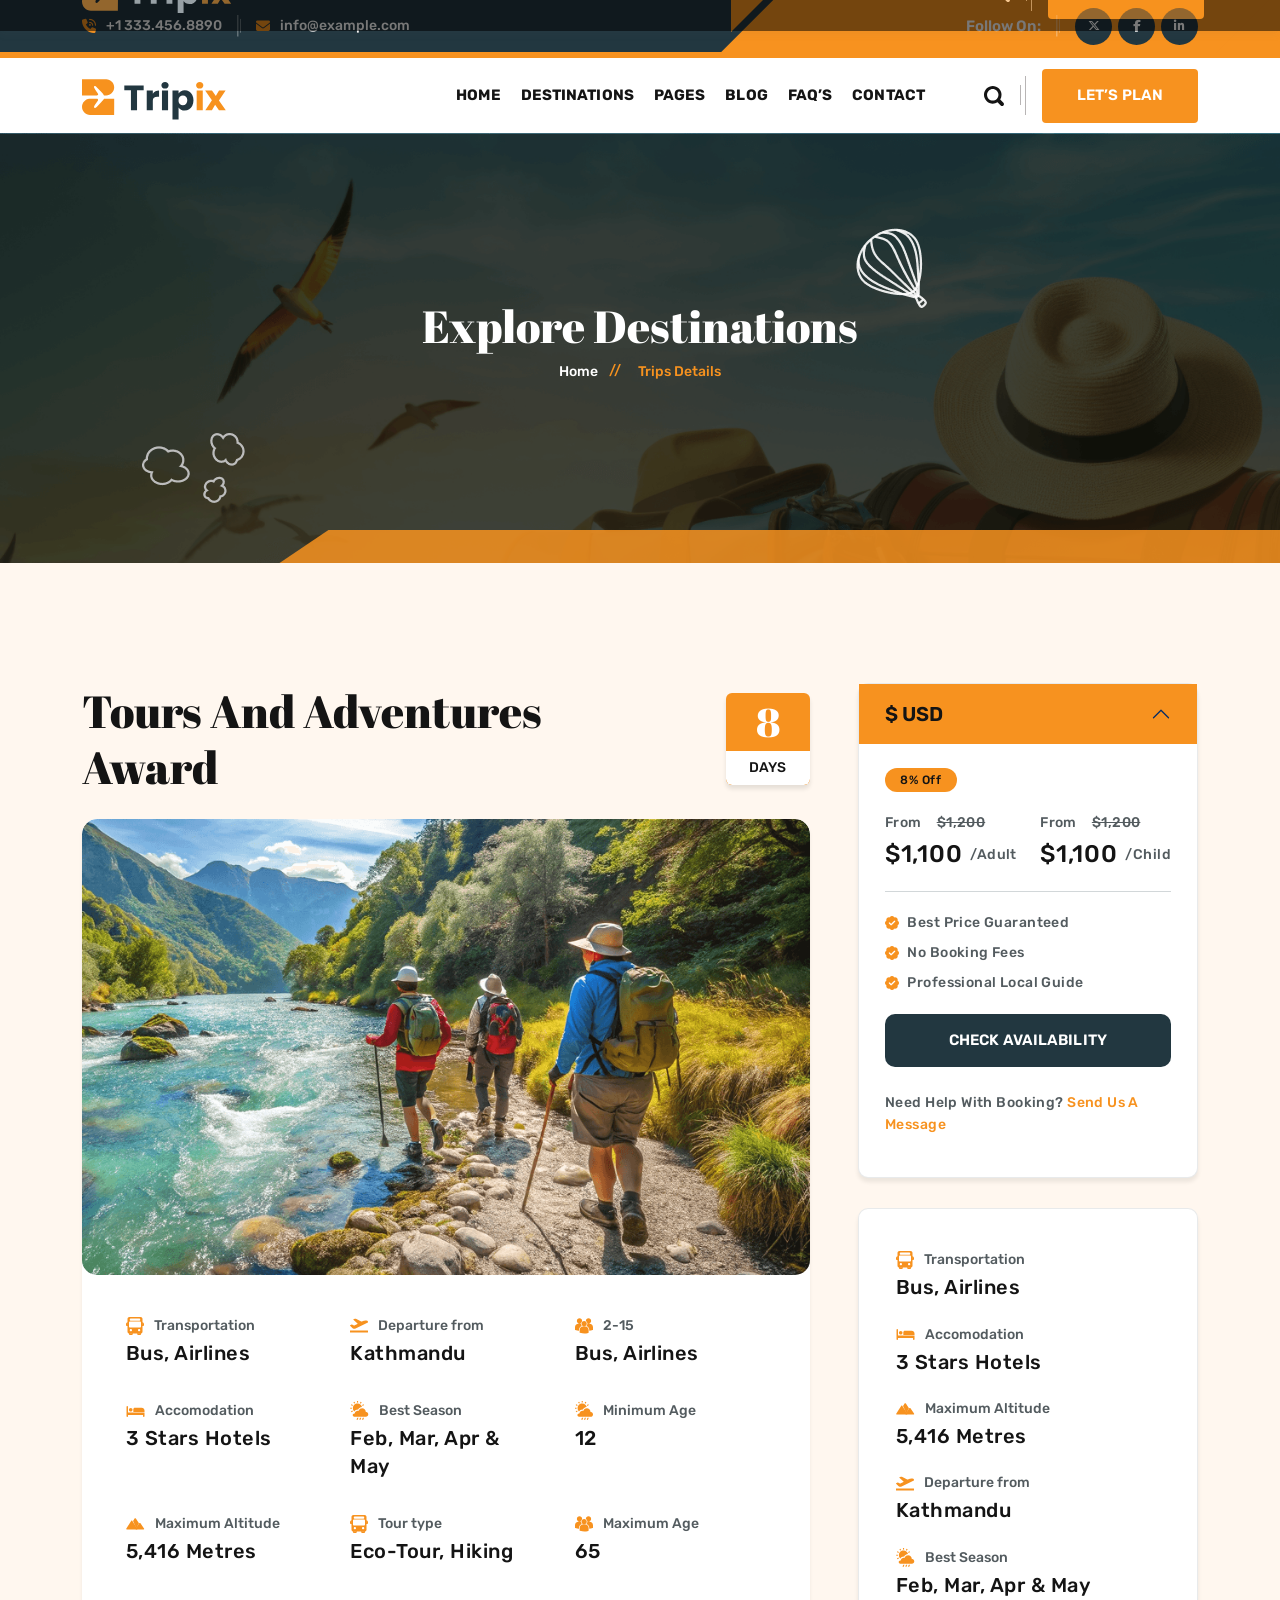
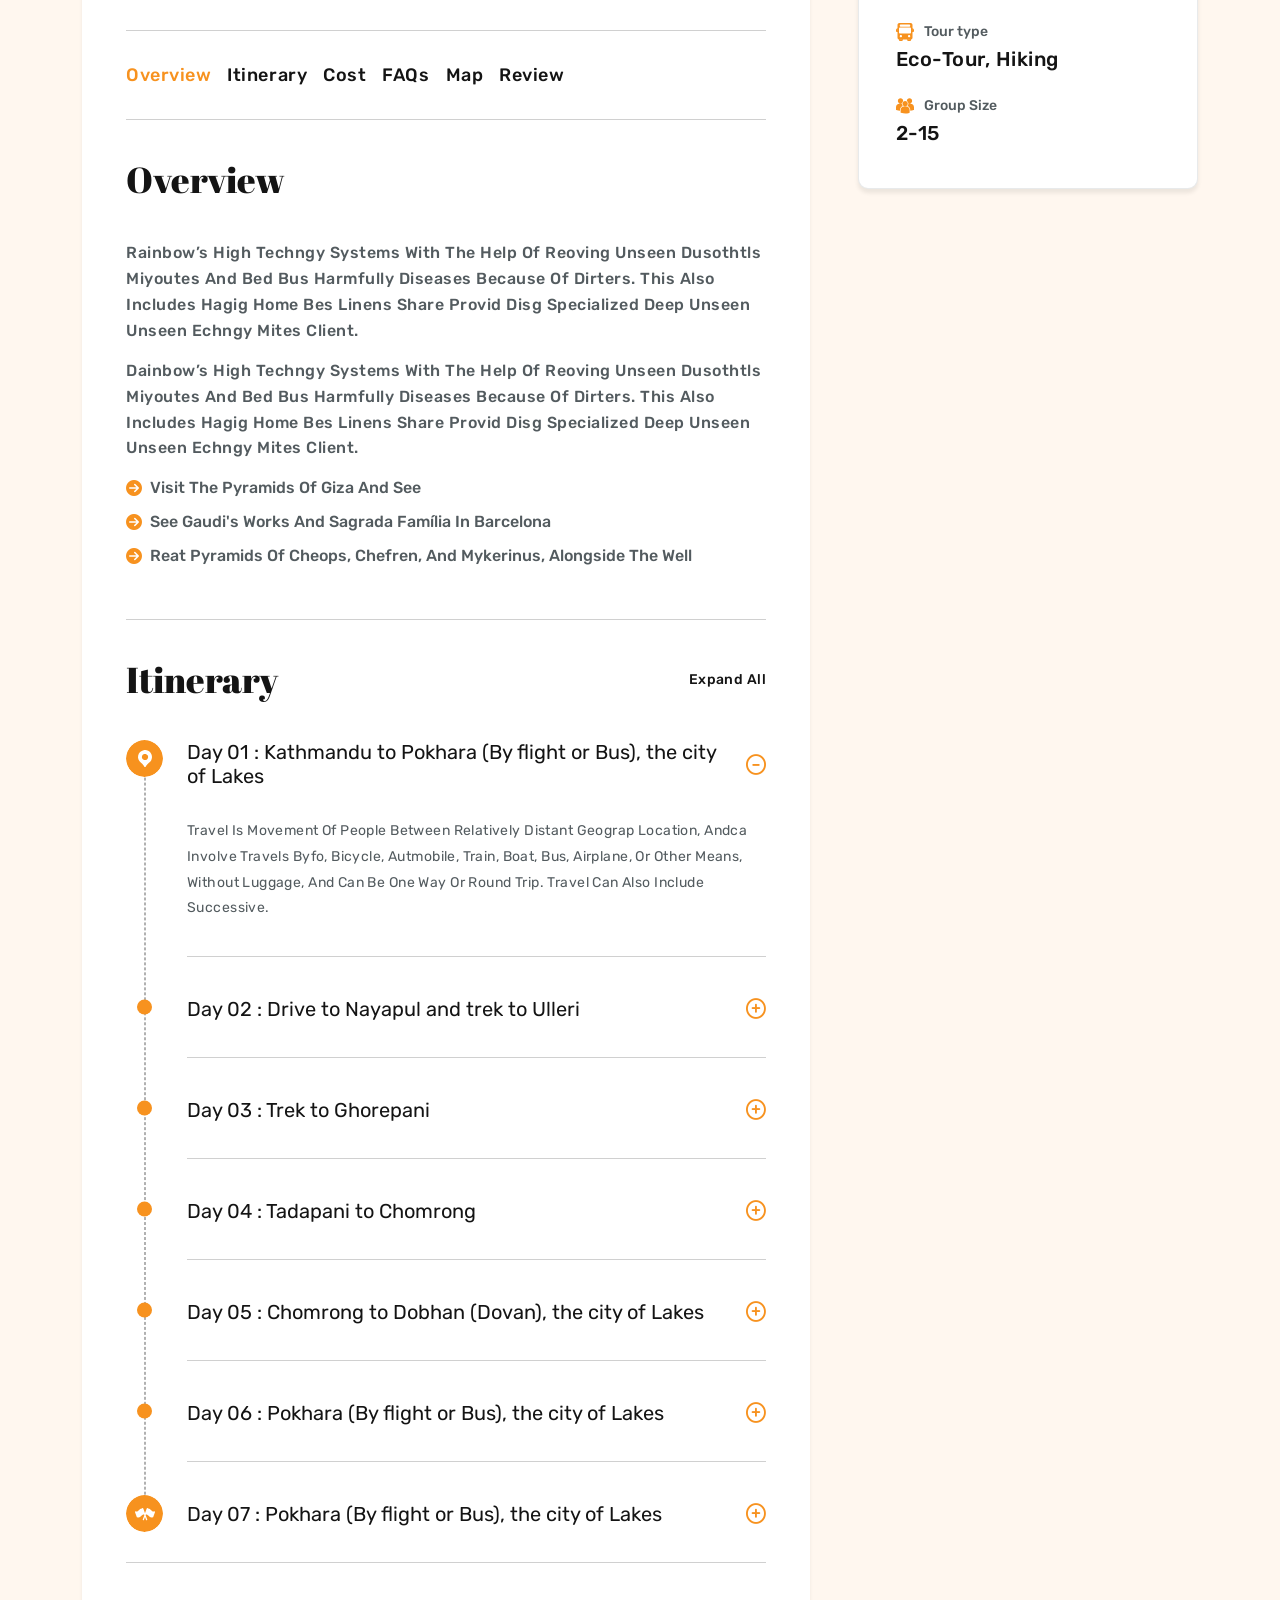
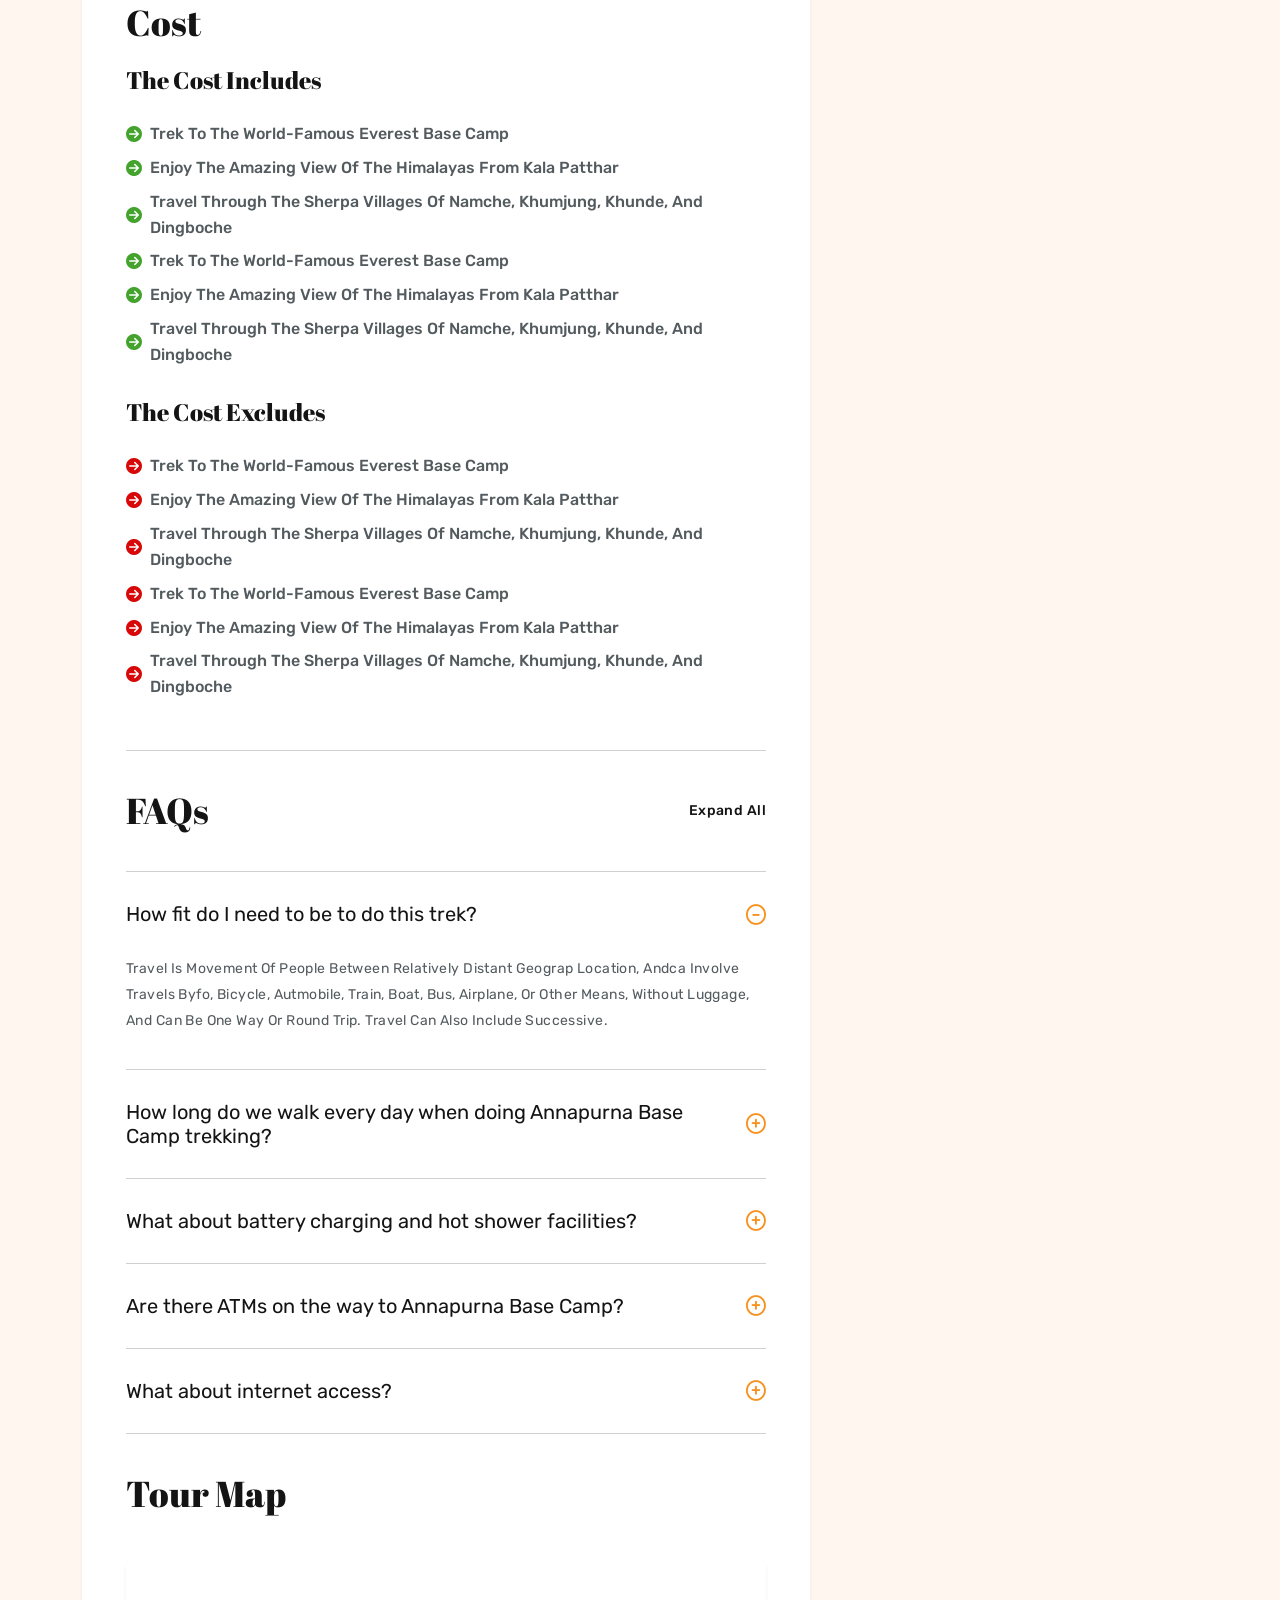
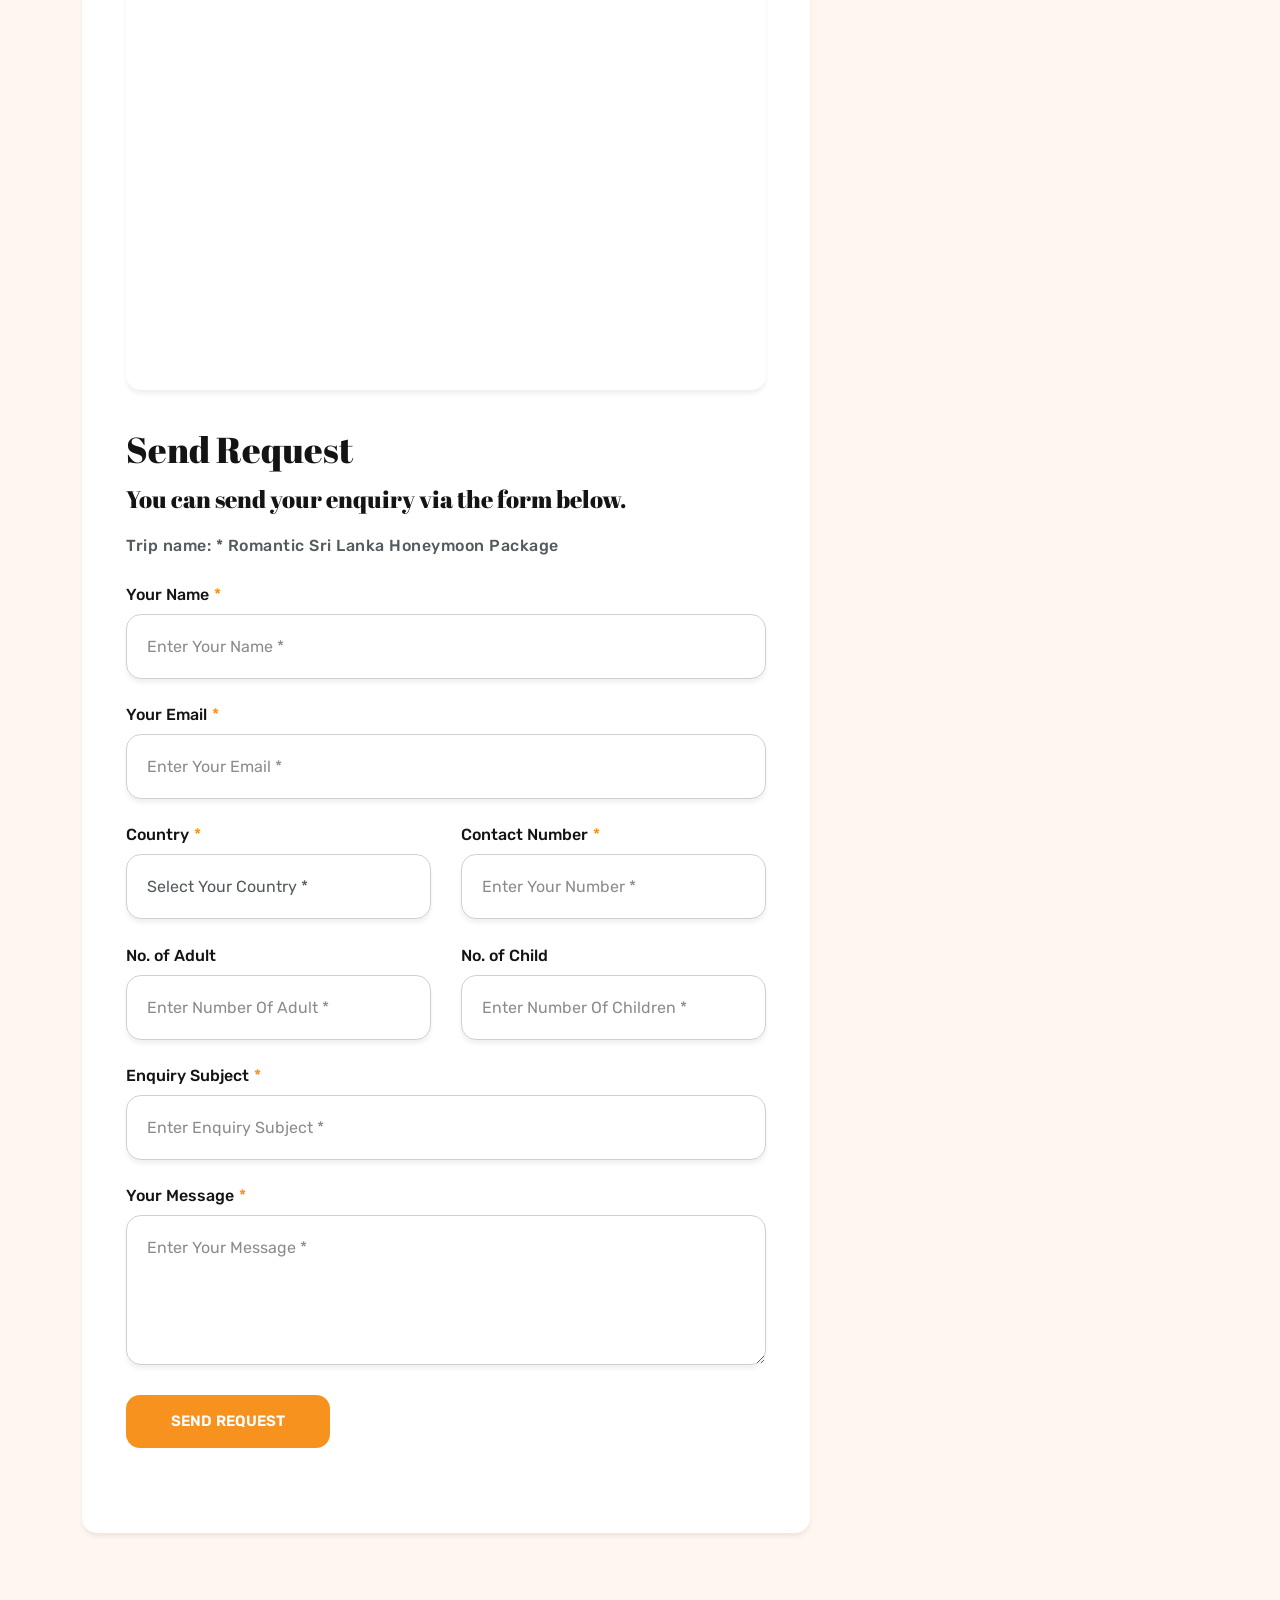
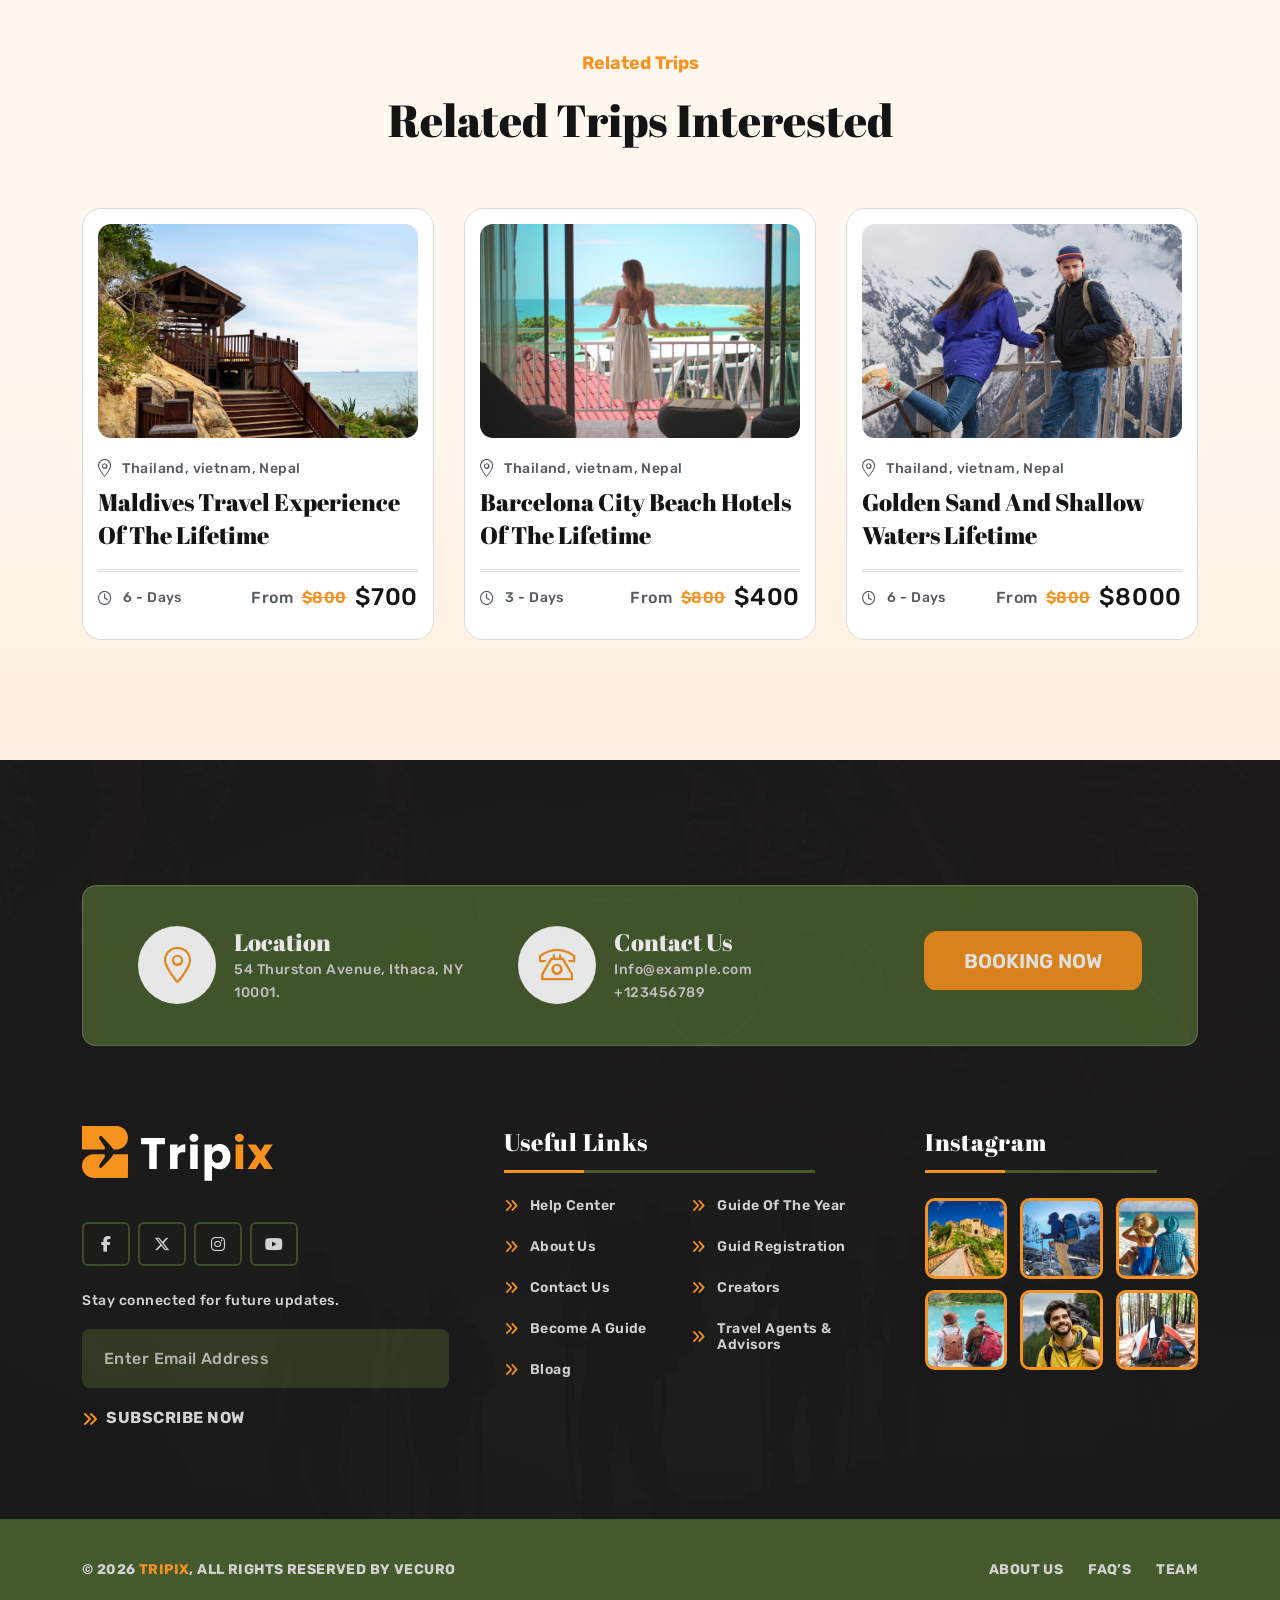
<file: destination-details.html>
<!DOCTYPE html>
<html class="no-js" lang="zxx">
  
<!-- Mirrored from html.vecurosoft.com/tripix/tripix-demo/destination-details.html by HTTrack Website Copier/3.x [XR&CO'2014], Mon, 23 Feb 2026 04:36:15 GMT -->
<head>
    <meta charset="utf-8" />
    <meta http-equiv="x-ua-compatible" content="ie=edge" />
    <meta name="author" content="https://vecuro.com/" />
    <title>
      Tripix - Tours & Travels HTML5 Template | Vecuro | Destination Details
    </title>

    <meta
      name="description"
      content="Tripix - Tours & Travels HTML5 Template, a stunning and feature-rich solution for travel agencies and tour operators."
    />
    <meta
      name="keywords"
      content="Tripix, Tours and Travels, HTML5 Template, Vecuro, Travel Agency Template, Tour Operator Template "
    />
    <meta name="robots" content="INDEX,FOLLOW" />
    <meta name="developer" content="Md Kaium Hossain" />

    <!-- Mobile Specific Metas -->
    <meta
      name="viewport"
      content="width=device-width, initial-scale=1, shrink-to-fit=no"
    />
    <!-- Favicons - Place favicon.ico in the root directory -->
    <link
      rel="apple-touch-icon"
      sizes="57x57"
      href="assets/img/favicons/apple-icon-57x57.png"
    />
    <link
      rel="apple-touch-icon"
      sizes="60x60"
      href="assets/img/favicons/apple-icon-60x60.png"
    />
    <link
      rel="apple-touch-icon"
      sizes="72x72"
      href="assets/img/favicons/apple-icon-72x72.png"
    />
    <link
      rel="apple-touch-icon"
      sizes="76x76"
      href="assets/img/favicons/apple-icon-76x76.png"
    />
    <link
      rel="apple-touch-icon"
      sizes="114x114"
      href="assets/img/favicons/apple-icon-114x114.png"
    />
    <link
      rel="apple-touch-icon"
      sizes="120x120"
      href="assets/img/favicons/apple-icon-120x120.png"
    />
    <link
      rel="apple-touch-icon"
      sizes="144x144"
      href="assets/img/favicons/apple-icon-144x144.png"
    />
    <link
      rel="apple-touch-icon"
      sizes="152x152"
      href="assets/img/favicons/apple-icon-152x152.png"
    />
    <link
      rel="apple-touch-icon"
      sizes="180x180"
      href="assets/img/favicons/apple-icon-180x180.png"
    />
    <link
      rel="icon"
      type="image/png"
      sizes="32x32"
      href="assets/img/favicons/favicon-32x32.png"
    />
    <link
      rel="icon"
      type="image/png"
      sizes="96x96"
      href="assets/img/favicons/favicon-96x96.png"
    />
    <link
      rel="icon"
      type="image/png"
      sizes="16x16"
      href="assets/img/favicons/favicon-16x16.png"
    />
    <link rel="manifest" href="assets/img/favicons/manifest.json" />
    <meta name="msapplication-TileColor" content="#ffffff" />
    <meta
      name="msapplication-TileImage"
      content="assets/img/favicons/ms-icon-144x144.png"
    />
    <meta name="theme-color" content="#fff" />
    <!--=================
	  Google Fonts
	================= -->
    <link rel="preconnect" href="https://fonts.googleapis.com/" />
    <link rel="preconnect" href="https://fonts.gstatic.com/" crossorigin />
    <link
      href="https://fonts.googleapis.com/css2?family=Abril+Fatface&amp;family=Bricolage+Grotesque:opsz,wght@12..96,200..800&amp;family=Poppins:ital,wght@0,100;0,200;0,300;0,400;0,500;0,600;0,700;0,800;0,900;1,100;1,200;1,300;1,400;1,500;1,600;1,700;1,800;1,900&amp;family=Rubik:ital,wght@0,300..900;1,300..900&amp;display=swap"
      rel="stylesheet"
    />
    <!--=================
	    All CSS File
	================= -->
    <!-- plugins -->
    <link rel="stylesheet" href="assets/css/plugins.css" />
    <!-- Theme Custom CSS -->
    <link rel="stylesheet" href="assets/css/style.css" />
  </head>

  <body class="vs-body">
    <!--[if lte IE 9]>
      <p class="browserupgrade">
        You are using an <strong>outdated</strong> browser. Please
        <a href="https://browsehappy.com/">upgrade your browser</a> to improve
        your experience and security.
      </p>
    <![endif]-->
    <!--********************************
   		Code Start From Here 
	******************************** -->
    <!--=================
		Preloader
	=================-->
    <div class="preloader">
      <button class="vs-btn preloaderCls">Cancel Preloader</button>
      <div class="preloader-inner">
        <img src="assets/img/logo.svg" alt="logo" />
        <span class="loader"></span>
      </div>
    </div>
    <!--=================
		Mobile Menu
	================= -->
    <div class="vs-menu-wrapper">
      <div class="vs-menu-area text-center">
        <div class="mobile-logo">
          <a href="index.html"
            ><img src="assets/img/logo.svg" alt="Carmax" class="logo"
          /></a>
          <button class="vs-menu-toggle"><i class="fal fa-times"></i></button>
        </div>
        <div class="vs-mobile-menu">
          <ul>
            <li class="menu-item-has-children">
              <a href="javascript:void(0)">Home</a>
              <ul class="sub-menu">
                <li><a href="index.html">Home 1</a></li>
                <li><a href="index-2.html">Home 2</a></li>
                <li><a href="index-3.html">Home 3</a></li>
              </ul>
            </li>
            <li class="menu-item-has-children">
              <a href="javascript:void(0)">Destinations</a>
              <ul class="sub-menu">
                <li><a href="destinations.html">Destinations</a></li>
                <li>
                  <a href="destination-details.html">Destination Details</a>
                </li>
              </ul>
            </li>
            <li class="menu-item-has-children mega-menu-wrap">
              <a href="javascript:void(0)">Pages</a>
              <ul class="mega-menu">
                <li>
                  <a href="javascript:void(0)">Page List 1</a>
                  <ul>
                    <li><a href="index.html">Home 1</a></li>
                    <li><a href="index-2.html">Home 2</a></li>
                    <li><a href="index-3.html">Home 3</a></li>
                    <li><a href="about.html">About</a></li>
                  </ul>
                </li>
                <li>
                  <a href="javascript:void(0)">Page List 2</a>
                  <ul>
                    <li><a href="faq.html">Faq's</a></li>
                    <li><a href="activities.html">Activities</a></li>
                    <li><a href="blog.html">Blog</a></li>
                    <li><a href="blog-details.html">Blog Details</a></li>
                  </ul>
                </li>
                <li>
                  <a href="javascript:void(0)">Page List 3</a>
                  <ul>
                    <li><a href="trips.html">Trips</a></li>
                    <li><a href="destinations.html">Destinations</a></li>
                    <li>
                      <a href="destination-details.html">Destination Details</a>
                    </li>
                    <li><a href="404.html">404 Error</a></li>
                  </ul>
                </li>
                <li>
                  <a href="javascript:void(0)">Page List 4</a>
                  <ul>
                    <li><a href="contact.html">Contact Us</a></li>
                  </ul>
                </li>
              </ul>
            </li>
            <li class="menu-item-has-children">
              <a href="javascript:void(0)">Blog</a>
              <ul class="sub-menu">
                <li><a href="blog.html">Blog</a></li>
                <li><a href="blog-details.html">Blog Details</a></li>
              </ul>
            </li>
            <li class="menu-item-has-children">
              <a href="faq.html">Faq's</a>
            </li>
            <li>
              <a href="contact.html">Contact</a>
            </li>
          </ul>
        </div>
      </div>
    </div>

    <!-- =================
    	Popup Search Box
    ================= -->
    <div class="popup-search-box">
      <button class="searchClose"><i class="fal fa-times"></i></button>
      <form action="#">
        <input
          type="text"
          class="border-theme"
          placeholder="What are you looking for"
        />
        <button type="submit"><i class="fal fa-search"></i></button>
      </form>
    </div>
    <!-- =================
    	Sticky Navbar
    ================= -->
    <div id="navbars" class="header-sticky navbars">
      <div class="container custom-container">
        <div class="row justify-content-between align-items-center">
          <div class="col-auto col-lg-2">
            <button class="vs-menu-toggle d-inline-block d-lg-none">
              <i class="fal fa-bars"></i>
            </button>
            <div class="logo d-none d-lg-block">
              <a href="index.html"
                ><img src="assets/img/logo.svg" alt="Carmax" class="logo"
              /></a>
            </div>
          </div>
          <div class="col-xl-auto col-lg-auto col-sm-3 d-none d-sm-block">
            <nav class="main-menu d-none d-lg-block">
              <ul>
                <li class="menu-item-has-children">
                  <a href="index.html">Home</a>
                  <ul class="sub-menu">
                    <li><a href="index.html">Home 1</a></li>
                    <li><a href="index-2.html">Home 2</a></li>
                    <li><a href="index-3.html">Home 3</a></li>
                  </ul>
                </li>
                <li class="menu-item-has-children">
                  <a href="destinations.html">Destinations</a>
                  <ul class="sub-menu">
                    <li><a href="destinations.html">Destinations</a></li>
                    <li>
                      <a href="destination-details.html">Destination Details</a>
                    </li>
                  </ul>
                </li>
                <li class="menu-item-has-children mega-menu-wrap">
                  <a href="javascript:void(0)">Pages</a>
                  <ul class="mega-menu">
                    <li>
                      <a href="#">Page List 1</a>
                      <ul>
                        <li><a href="index.html">Home 1</a></li>
                        <li><a href="index-2.html">Home 2</a></li>
                        <li><a href="index-3.html">Home 3</a></li>
                        <li><a href="about.html">About</a></li>
                      </ul>
                    </li>
                    <li>
                      <a href="#">Page List 2</a>
                      <ul>
                        <li><a href="faq.html">Faq's</a></li>
                        <li><a href="activities.html">Activities</a></li>
                        <li><a href="blog.html">Blog</a></li>
                        <li><a href="blog-details.html">Blog Details</a></li>
                      </ul>
                    </li>
                    <li>
                      <a href="#">Page List 3</a>
                      <ul>
                        <li><a href="trips.html">Trip</a></li>
                        <li><a href="destinations.html">Destinations</a></li>
                        <li>
                          <a href="destination-details.html"
                            >Destination Details</a
                          >
                        </li>
                        <li><a href="404.html">404 Error</a></li>
                      </ul>
                    </li>
                    <li>
                      <a href="#">Page List 4</a>
                      <ul>
                        <li><a href="contact.html">Contact Us</a></li>
                      </ul>
                    </li>
                  </ul>
                </li>
                <li class="menu-item-has-children">
                  <a href="blog.html">blog</a>
                  <ul class="sub-menu">
                    <li><a href="blog.html">blog</a></li>
                    <li><a href="blog-details.html">Blog Details</a></li>
                  </ul>
                </li>
                <li class="menu-item-has-children">
                  <a href="faq.html">Faq's</a>
                </li>
                <li>
                  <a href="contact.html">Contact</a>
                </li>
              </ul>
            </nav>
            <div class="logo d-lg-none">
              <a href="index.html"
                ><img src="assets/img/logo.svg" alt="Carmax" class="logo"
              /></a>
            </div>
          </div>
          <div class="col-xl-3 col-md-auto col-auto">
            <div class="header-wc style2">
              <button class="wc-link2 searchBoxTggler text-title-color">
                <svg
                  xmlns="http://www.w3.org/2000/svg"
                  width="21"
                  height="20"
                  viewBox="0 0 21 20"
                  fill="none"
                >
                  <path
                    d="M20.4174 16.6954L17.2213 13.4773C19.3155 10.0703 18.8936 5.54217 15.9593 2.58766C12.5328 -0.862552 6.9769 -0.862552 3.55037 2.58766C0.123835 6.03787 0.123835 11.6322 3.55037 15.0824C6.5354 18.088 11.1341 18.4736 14.5333 16.2469L17.7019 19.4335C18.4521 20.1888 19.6711 20.1888 20.4213 19.4335C21.1675 18.6781 21.1675 17.4507 20.4174 16.6954ZM5.711 12.9029C3.48395 10.6604 3.48395 7.00959 5.711 4.76715C7.93805 2.52471 11.5638 2.52471 13.7909 4.76715C16.018 7.00959 16.018 10.6604 13.7909 12.9029C11.5638 15.1453 7.93805 15.1453 5.711 12.9029Z"
                    fill="#F6F5F5"
                  ></path>
                </svg>
              </button>
              <svg
                xmlns="http://www.w3.org/2000/svg"
                width="6"
                height="39"
                viewBox="0 0 6 39"
                fill="none"
              >
                <rect
                  x="5"
                  width="1"
                  height="39"
                  fill="#D9D9D9"
                  fill-opacity="0.7"
                ></rect>
                <rect
                  y="9"
                  width="1"
                  height="20"
                  fill="#D9D9D9"
                  fill-opacity="0.7"
                ></rect>
              </svg>
              <div class="logo d-none d-sm-block">
                <a href="contact.html" class="vs-btn style10">
                  <span>let’s plan</span>
                </a>
              </div>
              <div class="logo d-sm-none">
                <a href="index.html"
                  ><img src="assets/img/logo.svg" alt="Carmax" class="logo"
                /></a>
              </div>
            </div>
          </div>
        </div>
      </div>
    </div>
    <!-- =================
    	Main Section Wrapper
  	================= -->
    <main class="main">
      <!--================= Header Area =================-->
      <header class="vs-header layout2">
        <!-- Main Menu Area -->
        <div class="sticky-wrapper position-relative">
          <div class="header-top-wrap">
            <div class="container custom-container">
              <div class="row">
                <div class="col-lg-12">
                  <div class="header-top">
                    <div
                      class="row g-3 justify-content-between align-items-center"
                    >
                      <div class="col-md-6 d-none d-md-block">
                        <div class="contact-info">
                          <ul class="custom-ul">
                            <li>
                              <i class="fa-solid fa-phone-volume"></i>
                              <a href="tel:+13334568890">+1 333.456.8890</a>
                            </li>
                            <li>
                              <svg
                                xmlns="http://www.w3.org/2000/svg"
                                width="4"
                                height="22"
                                viewBox="0 0 4 22"
                                fill="none"
                              >
                                <line
                                  x1="0.75"
                                  y1="2.774e-08"
                                  x2="0.749999"
                                  y2="21.6114"
                                  stroke="white"
                                  stroke-opacity="0.3"
                                  stroke-width="1.5"
                                />
                                <line
                                  x1="3.5"
                                  y1="3.92926"
                                  x2="3.5"
                                  y2="17.682"
                                  stroke="white"
                                  stroke-opacity="0.3"
                                />
                              </svg>
                            </li>
                            <li>
                              <i class="fa-solid fa-envelope"></i>
                              <a href="mailto:info@example.com">
                                info@example.com
                              </a>
                            </li>
                          </ul>
                        </div>
                      </div>
                      <div class="col-md-6">
                        <div class="social-share">
                          <span class="info-share">Follow on:</span>
                          <svg
                            xmlns="http://www.w3.org/2000/svg"
                            width="4"
                            height="22"
                            viewBox="0 0 4 22"
                            fill="none"
                          >
                            <line
                              x1="0.75"
                              y1="2.774e-08"
                              x2="0.749999"
                              y2="21.6114"
                              stroke="white"
                              stroke-opacity="0.3"
                              stroke-width="1.5"
                            />
                            <line
                              x1="3.5"
                              y1="3.92941"
                              x2="3.5"
                              y2="17.6821"
                              stroke="white"
                              stroke-opacity="0.3"
                            />
                          </svg>
                          <ul class="custom-ul">
                            <li>
                              <a href="https://x.com/" target="_blank">
                                <i class="fa-brands fa-x-twitter"></i>
                              </a>
                            </li>
                            <li>
                              <a
                                href="https://www.facebook.com/"
                                target="_blank"
                              >
                                <i class="fab fa-facebook-f"></i>
                              </a>
                            </li>
                            <li>
                              <a
                                href="https://www.linkedin.com/"
                                target="_blank"
                              >
                                <i class="fab fa-linkedin-in"></i>
                              </a>
                            </li>
                          </ul>
                        </div>
                      </div>
                    </div>
                  </div>
                </div>
              </div>
            </div>
          </div>
          <div class="header-bottom">
            <div class="container custom-container">
              <div class="row justify-content-between align-items-center">
                <div class="col-xl-3 col-lg-auto">
                  <div
                    class="header-logo d-flex justify-content-between align-items-center"
                  >
                    <a href="index.html"
                      ><img
                        src="assets/img/logo-v2.svg"
                        alt="Luxrio"
                        class="logo"
                    /></a>
                    <div class="d-flex align-items-center gap-3">
                      <button class="wc-link2 searchBoxTggler d-lg-none">
                        <svg
                          xmlns="http://www.w3.org/2000/svg"
                          width="21"
                          height="20"
                          viewBox="0 0 21 20"
                          fill="none"
                        >
                          <path
                            d="M20.4174 16.6954L17.2213 13.4773C19.3155 10.0703 18.8936 5.54217 15.9593 2.58766C12.5328 -0.862552 6.9769 -0.862552 3.55037 2.58766C0.123835 6.03787 0.123835 11.6322 3.55037 15.0824C6.5354 18.088 11.1341 18.4736 14.5333 16.2469L17.7019 19.4335C18.4521 20.1888 19.6711 20.1888 20.4213 19.4335C21.1675 18.6781 21.1675 17.4507 20.4174 16.6954ZM5.711 12.9029C3.48395 10.6604 3.48395 7.00959 5.711 4.76715C7.93805 2.52471 11.5638 2.52471 13.7909 4.76715C16.018 7.00959 16.018 10.6604 13.7909 12.9029C11.5638 15.1453 7.93805 15.1453 5.711 12.9029Z"
                            fill="#141414"
                          ></path>
                        </svg>
                      </button>
                      <button
                        class="vs-menu-toggle style2 d-inline-block d-lg-none"
                      >
                        <i class="fal fa-bars"></i>
                      </button>
                    </div>
                  </div>
                </div>
                <div
                  class="col-xl-9 col-lg-auto d-none d-lg-flex justify-content-end gap-md-4 gap-xl-5"
                >
                  <nav class="main-menu menu-style1 v2 d-none d-lg-block">
                    <ul
                      class="d-flex justify-content-center align-items-center"
                    >
                      <li class="menu-item-has-children">
                        <a href="index.html">Home</a>
                        <ul class="sub-menu">
                          <li><a href="index.html">Home 1</a></li>
                          <li><a href="index-2.html">Home 2</a></li>
                          <li><a href="index-3.html">Home 3</a></li>
                        </ul>
                      </li>
                      <li class="menu-item-has-children">
                        <a href="destinations.html">Destinations</a>
                        <ul class="sub-menu">
                          <li><a href="destinations.html">Destinations</a></li>
                          <li>
                            <a href="destination-details.html"
                              >Destination Details</a
                            >
                          </li>
                        </ul>
                      </li>
                      <li class="menu-item-has-children mega-menu-wrap">
                        <a href="javascript:void(0)">Pages</a>
                        <ul class="mega-menu">
                          <li>
                            <a href="#">Page List 1</a>
                            <ul>
                              <li><a href="index.html">Home 1</a></li>
                              <li><a href="index-2.html">Home 2</a></li>
                              <li><a href="index-3.html">Home 3</a></li>
                              <li><a href="about.html">About</a></li>
                            </ul>
                          </li>
                          <li>
                            <a href="#">Page List 2</a>
                            <ul>
                              <li><a href="faq.html">Faq's</a></li>
                              <li><a href="activities.html">Activities</a></li>
                              <li><a href="blog.html">Blog</a></li>
                              <li>
                                <a href="blog-details.html">Blog Details</a>
                              </li>
                            </ul>
                          </li>
                          <li>
                            <a href="#">Page List 3</a>
                            <ul>
                              <li><a href="trips.html">Trips</a></li>
                              <li>
                                <a href="destinations.html">Destinations</a>
                              </li>
                              <li>
                                <a href="destination-details.html"
                                  >Destination Details</a
                                >
                              </li>
                              <li><a href="404.html">404 Error</a></li>
                            </ul>
                          </li>
                          <li>
                            <a href="#">Page List 4</a>
                            <ul>
                              <li><a href="contact.html">Contact Us</a></li>
                            </ul>
                          </li>
                        </ul>
                      </li>
                      <li class="menu-item-has-children">
                        <a href="blog.html">blog</a>
                        <ul class="sub-menu">
                          <li><a href="blog.html">blog</a></li>
                          <li><a href="blog-details.html">blog details</a></li>
                        </ul>
                      </li>
                      <li>
                        <a href="faq.html">Faq’s</a>
                      </li>
                      <li>
                        <a href="contact.html">Contact</a>
                      </li>
                    </ul>
                  </nav>
                  <div class="header-wc style2">
                    <button class="wc-link2 searchBoxTggler">
                      <svg
                        xmlns="http://www.w3.org/2000/svg"
                        width="21"
                        height="20"
                        viewBox="0 0 21 20"
                        fill="none"
                        class="text-title-color"
                      >
                        <path
                          d="M20.4174 16.6954L17.2213 13.4773C19.3155 10.0703 18.8936 5.54217 15.9593 2.58766C12.5328 -0.862552 6.9769 -0.862552 3.55037 2.58766C0.123835 6.03787 0.123835 11.6322 3.55037 15.0824C6.5354 18.088 11.1341 18.4736 14.5333 16.2469L17.7019 19.4335C18.4521 20.1888 19.6711 20.1888 20.4213 19.4335C21.1675 18.6781 21.1675 17.4507 20.4174 16.6954ZM5.711 12.9029C3.48395 10.6604 3.48395 7.00959 5.711 4.76715C7.93805 2.52471 11.5638 2.52471 13.7909 4.76715C16.018 7.00959 16.018 10.6604 13.7909 12.9029C11.5638 15.1453 7.93805 15.1453 5.711 12.9029Z"
                          fill="currentColor"
                        />
                      </svg>
                    </button>
                    <svg
                      xmlns="http://www.w3.org/2000/svg"
                      width="6"
                      height="39"
                      viewBox="0 0 6 39"
                      fill="none"
                    >
                      <rect
                        x="5"
                        width="1"
                        height="39"
                        fill="#9A9696"
                        fill-opacity="0.7"
                      />
                      <rect
                        y="9"
                        width="1"
                        height="20"
                        fill="#9A9696"
                        fill-opacity="0.7"
                      />
                    </svg>
                    <a href="blog-details.html" class="vs-btn style8">
                      <span>let’s plan</span>
                    </a>
                  </div>
                </div>
              </div>
            </div>
          </div>
        </div>
      </header>
      <!--================= Header Area end =================-->

      <!--================= Breadcrumb Area start =================-->
      <section
        class="vs-breadcrumb"
        data-bg-src="assets/img/bg/breadcrumb-bg.png"
      >
        <img
          src="assets/img/icons/cloud.png"
          alt="vs-breadcrumb-icon"
          class="vs-breadcrumb-icon-1 animate-parachute"
        />
        <img
          src="assets/img/icons/ballon-sclation.png"
          alt="vs-breadcrumb-icon"
          class="vs-breadcrumb-icon-2 animate-parachute"
        />
        <div class="container">
          <div class="row text-center">
            <div class="col-12">
              <div class="breadcrumb-content">
                <h1 class="breadcrumb-title">Explore destinations</h1>
              </div>
              <div class="breadcrumb-menu">
                <ul class="custom-ul">
                  <li>
                    <a href="index.html">Home</a>
                  </li>
                  <li>Trips details</li>
                </ul>
              </div>
            </div>
          </div>
        </div>
      </section>
      <!--================= Breadcrumb Area end =================-->

      <!--================= Destination Details Area Start =================-->
      <section class="vs-destination-details space bg-theme-07">
        <div class="container">
          <div class="row gx-3 gx-xl-5 gy-5">
            <div class="col-lg-8">
              <div class="vs-destination-single">
                <div class="row align-items-center gy-3 mb-4">
                  <div class="col-8 col-sm-10">
                    <h2 class="destination-single-title">
                      Tours and Adventures award
                    </h2>
                  </div>
                  <div class="col-4 col-sm-2 d-flex justify-content-end">
                    <div class="destination-single-meta">
                      <h3>8</h3>
                      <span>days</span>
                    </div>
                  </div>
                </div>
                <div class="destination-single-info">
                  <figure class="destination-single-img d-block">
                    <img
                      src="assets/img/destination/destination-single-1.png"
                      alt="destination"
                    />
                  </figure>
                  <div class="destination-single-px">
                    <div class="trip-info">
                      <div class="trip-info-box">
                        <div class="header">
                          <svg
                            xmlns="http://www.w3.org/2000/svg"
                            width="18"
                            height="18"
                            viewBox="0 0 18 18"
                            fill="none"
                          >
                            <path
                              d="M1.87499 8.25002V6.00002C2.08199 6.00002 2.25 5.83201 2.25 5.62501C2.25 5.41801 2.08199 5.25 1.87499 5.25C0.840762 5.25 0 6.0915 0 7.12502V7.87501C0 8.49527 0.504738 9.00001 1.125 9.00001H1.87499C2.08199 9.00001 2.25 8.832 2.25 8.625C2.25 8.418 2.08199 8.25002 1.87499 8.25002Z"
                              fill="currentColor"
                            />
                            <path
                              d="M16.125 5.25C15.918 5.25 15.75 5.41801 15.75 5.62501C15.75 5.83201 15.918 6.00002 16.125 6.00002V8.25002C15.918 8.25002 15.75 8.41804 15.75 8.62504C15.75 8.83204 15.918 9.00001 16.125 9.00001H16.875C17.4953 9.00001 18 8.49527 18 7.87501V7.12502C18 6.0915 17.1592 5.25 16.125 5.25Z"
                              fill="currentColor"
                            />
                            <path
                              d="M6.37503 15.75C6.16803 15.75 6.00002 15.918 6.00002 16.125H3.75002C3.75002 15.918 3.58201 15.75 3.37501 15.75C3.16801 15.75 3 15.918 3 16.125V16.875C3 17.4953 3.50474 18 4.125 18H5.62505C6.24531 18 6.75005 17.4953 6.75005 16.875V16.125C6.75005 15.918 6.58203 15.75 6.37503 15.75Z"
                              fill="currentColor"
                            />
                            <path
                              d="M14.625 15.75C14.418 15.75 14.25 15.918 14.25 16.125H12C12 15.918 11.832 15.75 11.625 15.75C11.418 15.75 11.25 15.918 11.25 16.125V16.875C11.25 17.4953 11.7547 18 12.375 18H13.875C14.4953 18 15 17.4953 15 16.875V16.125C15 15.918 14.832 15.75 14.625 15.75Z"
                              fill="currentColor"
                            />
                            <path
                              d="M14.625 0H3.37499C2.34073 0 1.5 0.8415 1.5 1.87499V14.625C1.5 15.6585 2.34076 16.5 3.37499 16.5H14.625C15.6593 16.5 16.5 15.6585 16.5 14.625V1.87499C16.5 0.8415 15.6593 0 14.625 0ZM4.875 1.50001H13.125C13.7453 1.50001 14.25 2.00475 14.25 2.62501C14.25 3.24527 13.7453 3.75001 13.125 3.75001H4.875C4.25474 3.75001 3.75 3.24527 3.75 2.62501C3.75 2.00475 4.25474 1.50001 4.875 1.50001ZM4.875 14.25C4.25474 14.25 3.75 13.7453 3.75 13.125C3.75 12.5047 4.25474 12 4.875 12C5.49526 12 6 12.5047 6 13.125C6 13.7453 5.49523 14.25 4.875 14.25ZM13.125 14.25C12.5047 14.25 12 13.7453 12 13.125C12 12.5047 12.5047 12 13.125 12C13.7452 12 14.25 12.5047 14.25 13.125C14.25 13.7453 13.7452 14.25 13.125 14.25ZM15 9.37501C15 9.99527 14.4953 10.5 13.875 10.5H4.12498C3.50471 10.5 2.99998 9.99527 2.99998 9.37501V5.625C2.99998 5.00474 3.50471 4.5 4.12498 4.5H13.875C14.4952 4.5 15 5.00474 15 5.625V9.37501H15Z"
                              fill="currentColor"
                            />
                          </svg>
                          <span>Transportation</span>
                        </div>
                        <h6 class="info-title">Bus, Airlines</h6>
                      </div>
                      <div class="trip-info-box">
                        <div class="header">
                          <svg
                            xmlns="http://www.w3.org/2000/svg"
                            width="18"
                            height="15"
                            viewBox="0 0 18 15"
                            fill="none"
                          >
                            <path
                              d="M0.0848736 7.75932C0.0509162 7.72204 0.0260837 7.67738 0.0123343 7.62886C-0.00141505 7.58035 -0.00370535 7.5293 0.00564414 7.47975C0.0149936 7.4302 0.0357273 7.38349 0.0662099 7.34332C0.0966925 7.30315 0.136091 7.27062 0.181297 7.24827L1.66622 6.53795C1.7117 6.51674 1.76145 6.50629 1.81161 6.5074C1.86177 6.50852 1.91101 6.52117 1.9555 6.54438L3.9579 7.59861C4.00354 7.62211 4.05403 7.63463 4.10537 7.63519C4.1567 7.63575 4.20745 7.62432 4.2536 7.60183L7.40665 6.03333C7.45418 6.00971 7.49522 5.97483 7.52622 5.93175C7.55721 5.88866 7.57722 5.83866 7.5845 5.78608C7.59179 5.73351 7.58613 5.67995 7.56802 5.63006C7.54991 5.58016 7.51989 5.53545 7.48058 5.49979L3.389 1.8164C3.34949 1.7798 3.31978 1.73389 3.30258 1.68286C3.28537 1.63184 3.28121 1.57731 3.29048 1.52427C3.29975 1.47122 3.32215 1.42134 3.35564 1.37917C3.38914 1.337 3.43265 1.30389 3.48223 1.28285L4.25681 0.964656C4.59637 0.823693 4.96249 0.758159 5.32987 0.772585C5.69724 0.787011 6.0571 0.881052 6.38456 1.04821L11.2507 3.51667C11.3701 3.57666 11.502 3.60737 11.6356 3.60625C11.7692 3.60514 11.9006 3.57223 12.0189 3.51024L12.9671 3.00884C14.1467 2.29209 16.1427 2.34994 17.3094 2.82242C17.5058 2.89703 17.6758 3.02792 17.7982 3.19868C17.9206 3.36945 17.9899 3.57252 17.9974 3.78248C18.005 3.99244 17.9504 4.19996 17.8406 4.37908C17.7308 4.55819 17.5706 4.70094 17.3801 4.78947L5.5971 10.4303C4.97137 10.7289 4.26421 10.8114 3.58653 10.6648C2.90885 10.5182 2.299 10.1509 1.85264 9.6203L0.0848736 7.75932Z"
                              fill="currentColor"
                            />
                            <path
                              d="M17.6777 12.5997H0.321413C0.143901 12.5997 0 12.7436 0 12.9211V14.2068C0 14.3843 0.143901 14.5282 0.321413 14.5282H17.6777C17.8552 14.5282 17.9991 14.3843 17.9991 14.2068V12.9211C17.9991 12.7436 17.8552 12.5997 17.6777 12.5997Z"
                              fill="currentColor"
                            />
                          </svg>
                          <span>Departure from</span>
                        </div>
                        <h6 class="info-title">Kathmandu</h6>
                      </div>
                      <div class="trip-info-box">
                        <div class="header">
                          <svg
                            xmlns="http://www.w3.org/2000/svg"
                            width="18"
                            height="16"
                            viewBox="0 0 18 16"
                            fill="none"
                          >
                            <path
                              d="M10.8622 2.94795C11.6945 3.46977 12.2781 4.35282 12.3844 5.37782C12.7238 5.53642 13.1005 5.62762 13.4999 5.62762C14.958 5.62762 16.1398 4.44581 16.1398 2.98793C16.1398 1.52983 14.958 0.348022 13.4999 0.348022C12.0557 0.348472 10.8842 1.50916 10.8622 2.94795ZM9.13276 8.35312C10.5909 8.35312 11.7727 7.17109 11.7727 5.7132C11.7727 4.25532 10.5906 3.07352 9.13276 3.07352C7.67488 3.07352 6.4924 4.25555 6.4924 5.71343C6.4924 7.17131 7.67488 8.35312 9.13276 8.35312ZM10.2526 8.53305H8.0125C6.14871 8.53305 4.63242 10.0496 4.63242 11.9134V14.6528L4.63939 14.6957L4.82808 14.7548C6.60674 15.3105 8.152 15.4958 9.42389 15.4958C11.9081 15.4958 13.348 14.7876 13.4368 14.7424L13.6131 14.6532H13.632V11.9134C13.6326 10.0496 12.1164 8.53305 10.2526 8.53305ZM14.6201 5.80778H12.3974C12.3733 6.69711 11.9937 7.49793 11.3933 8.07389C13.0499 8.56652 14.2621 10.1028 14.2621 11.9174V12.7616C16.4568 12.6812 17.7215 12.0591 17.8048 12.0174L17.9811 11.928H18V9.18763C18 7.32406 16.4837 5.80778 14.6201 5.80778ZM4.50056 5.62807C5.017 5.62807 5.49749 5.47734 5.90453 5.22058C6.03392 4.37663 6.48634 3.63915 7.13261 3.13687C7.13531 3.08745 7.14002 3.03848 7.14002 2.98861C7.14002 1.5305 5.95799 0.348696 4.50056 0.348696C3.04223 0.348696 1.86065 1.5305 1.86065 2.98861C1.86065 4.44604 3.04223 5.62807 4.50056 5.62807ZM6.87136 8.07389C6.27383 7.50085 5.89555 6.70429 5.86791 5.82035C5.78547 5.81429 5.70393 5.80778 5.61992 5.80778H3.38008C1.51629 5.80778 0 7.32406 0 9.18763V11.9275L0.00696368 11.9697L0.195657 12.0293C1.62254 12.4747 2.89599 12.68 4.0021 12.7447V11.9174C4.00255 10.1028 5.21423 8.56697 6.87136 8.07389Z"
                              fill="currentColor"
                            />
                          </svg>
                          <span>2-15</span>
                        </div>
                        <h6 class="info-title">Bus, Airlines</h6>
                      </div>
                      <div class="trip-info-box">
                        <div class="header">
                          <svg
                            xmlns="http://www.w3.org/2000/svg"
                            width="19"
                            height="13"
                            viewBox="0 0 19 13"
                            fill="none"
                          >
                            <path
                              d="M1.98604 7.5611V1.69518C1.98604 1.28913 1.65687 0.959961 1.25085 0.959961C0.844794 0.959961 0.515625 1.28913 0.515625 1.69518V11.2997C0.515625 11.7057 0.844794 12.0349 1.25085 12.0349C1.65687 12.0349 1.98604 11.7057 1.98604 11.2997V9.92231L17.0453 9.8869V11.2643C17.0453 11.6703 17.3744 11.9995 17.7804 11.9995C18.1865 11.9995 18.5156 11.6703 18.5156 11.2643V9.8869V7.96374V7.52569L1.98604 7.5611Z"
                              fill="currentColor"
                            />
                            <path
                              d="M18.5164 6.93125H7.33984V4.16252C7.33984 3.35908 7.99116 2.70776 8.7946 2.70776H15.5795C17.2015 2.70776 18.5164 4.02264 18.5164 5.64464V6.93125Z"
                              fill="currentColor"
                            />
                            <path
                              d="M4.72262 6.61468C5.71391 6.61468 6.51751 5.81108 6.51751 4.81979C6.51751 3.8285 5.71391 3.0249 4.72262 3.0249C3.73133 3.0249 2.92773 3.8285 2.92773 4.81979C2.92773 5.81108 3.73133 6.61468 4.72262 6.61468Z"
                              fill="currentColor"
                            />
                          </svg>
                          <span>Accomodation</span>
                        </div>
                        <h6 class="info-title">3 Stars Hotels</h6>
                      </div>
                      <div class="trip-info-box">
                        <div class="header">
                          <svg
                            xmlns="http://www.w3.org/2000/svg"
                            width="19"
                            height="20"
                            viewBox="0 0 19 20"
                            fill="none"
                          >
                            <path
                              d="M6.96484 0H8.08164V1.58782H6.96484V0Z"
                              fill="currentColor"
                            />
                            <path
                              d="M3.41406 1.24939L4.3812 0.690994L5.17511 2.06604L4.20797 2.62444L3.41406 1.24939Z"
                              fill="currentColor"
                            />
                            <path
                              d="M0.966797 4.10559L1.52519 3.13845L2.90024 3.93236L2.34185 4.8995L0.966797 4.10559Z"
                              fill="currentColor"
                            />
                            <path
                              d="M0.277344 6.68616H1.8652V7.80295H0.277344V6.68616Z"
                              fill="currentColor"
                            />
                            <path
                              d="M0.966797 10.3835L2.34185 9.58964L2.90024 10.5568L1.52519 11.3507L0.966797 10.3835Z"
                              fill="currentColor"
                            />
                            <path
                              d="M12.1426 3.93359L13.5176 3.13969L14.076 4.10683L12.701 4.90074L12.1426 3.93359Z"
                              fill="currentColor"
                            />
                            <path
                              d="M9.87109 2.06726L10.665 0.692179L11.6322 1.25057L10.8382 2.62566L9.87109 2.06726Z"
                              fill="currentColor"
                            />
                            <path
                              d="M7.75691 8.62386C7.82868 8.62386 7.90068 8.62576 7.9726 8.62952C8.32715 7.93696 8.84761 7.34383 9.49553 6.89808C10.2383 6.387 11.1024 6.10438 12.0033 6.0756C11.7773 5.20804 11.3019 4.42003 10.6267 3.8096C9.77462 3.03934 8.67231 2.61511 7.5228 2.61511C4.9697 2.61511 2.89258 4.69223 2.89258 7.24537C2.89258 8.49915 3.39111 9.6767 4.27453 10.5442C5.01109 9.37248 6.31011 8.62386 7.75691 8.62386Z"
                              fill="currentColor"
                            />
                            <path
                              d="M6.51367 18.6225L7.53989 19.0631L8.48924 16.8518H7.27387L6.51367 18.6225Z"
                              fill="currentColor"
                            />
                            <path
                              d="M9.29102 18.6225L10.3172 19.0631L11.2666 16.8518H10.0512L9.29102 18.6225Z"
                              fill="currentColor"
                            />
                            <path
                              d="M12.0625 18.6225L13.0887 19.0631L14.0381 16.8518H12.8227L12.0625 18.6225Z"
                              fill="currentColor"
                            />
                            <path
                              d="M18.2781 13.3663C18.2781 12.1789 17.3912 11.1694 16.2151 11.0181L15.7629 10.9599L15.7295 10.5051C15.6634 9.60563 15.2624 8.77001 14.6003 8.15216C13.9351 7.53134 13.0673 7.18945 12.1568 7.18945C10.6867 7.18945 9.3818 8.0706 8.83245 9.43435L8.6665 9.84634L8.22775 9.77732C8.07277 9.75294 7.9146 9.74058 7.75769 9.74058C6.37771 9.74058 5.18166 10.6745 4.84915 12.0117L4.74585 12.4272L4.31778 12.4353C3.42532 12.4521 2.69922 13.192 2.69922 14.0846C2.69922 14.9946 3.43954 15.7349 4.3495 15.7349H15.9096C17.2156 15.735 18.2781 14.6724 18.2781 13.3663Z"
                              fill="currentColor"
                            />
                          </svg>
                          <span>Best Season</span>
                        </div>
                        <h6 class="info-title">Feb, Mar, Apr & May</h6>
                      </div>
                      <div class="trip-info-box">
                        <div class="header">
                          <svg
                            xmlns="http://www.w3.org/2000/svg"
                            width="18"
                            height="20"
                            viewBox="0 0 18 20"
                            fill="none"
                          >
                            <path
                              d="M6.6875 0H7.80429V1.58782H6.6875V0Z"
                              fill="currentColor"
                            />
                            <path
                              d="M3.13672 1.24939L4.10386 0.690994L4.89777 2.06604L3.93063 2.62444L3.13672 1.24939Z"
                              fill="currentColor"
                            />
                            <path
                              d="M0.689453 4.10559L1.24785 3.13845L2.6229 3.93236L2.0645 4.8995L0.689453 4.10559Z"
                              fill="currentColor"
                            />
                            <path
                              d="M0 6.68616H1.58785V7.80295H0V6.68616Z"
                              fill="currentColor"
                            />
                            <path
                              d="M0.689453 10.3835L2.0645 9.58964L2.6229 10.5568L1.24785 11.3507L0.689453 10.3835Z"
                              fill="currentColor"
                            />
                            <path
                              d="M11.8652 3.93359L13.2403 3.13969L13.7987 4.10683L12.4236 4.90074L11.8652 3.93359Z"
                              fill="currentColor"
                            />
                            <path
                              d="M9.59375 2.06726L10.3877 0.692179L11.3548 1.25057L10.5609 2.62566L9.59375 2.06726Z"
                              fill="currentColor"
                            />
                            <path
                              d="M7.47957 8.62386C7.55134 8.62386 7.62334 8.62576 7.69526 8.62952C8.0498 7.93696 8.57026 7.34383 9.21819 6.89808C9.961 6.387 10.8251 6.10438 11.7259 6.0756C11.4999 5.20804 11.0246 4.42003 10.3493 3.8096C9.49728 3.03934 8.39497 2.61511 7.24545 2.61511C4.69235 2.61511 2.61523 4.69223 2.61523 7.24537C2.61523 8.49915 3.11377 9.6767 3.99719 10.5442C4.73375 9.37248 6.03277 8.62386 7.47957 8.62386Z"
                              fill="currentColor"
                            />
                            <path
                              d="M6.23633 18.6225L7.26255 19.0631L8.21189 16.8518H6.99653L6.23633 18.6225Z"
                              fill="currentColor"
                            />
                            <path
                              d="M9.01367 18.6225L10.0399 19.0631L10.9892 16.8518H9.77387L9.01367 18.6225Z"
                              fill="currentColor"
                            />
                            <path
                              d="M11.7852 18.6225L12.8114 19.0631L13.7607 16.8518H12.5454L11.7852 18.6225Z"
                              fill="currentColor"
                            />
                            <path
                              d="M18.0008 13.3663C18.0008 12.1789 17.1139 11.1694 15.9378 11.0181L15.4855 10.9599L15.4522 10.5051C15.386 9.60563 14.985 8.77001 14.323 8.15216C13.6578 7.53134 12.79 7.18945 11.8795 7.18945C10.4093 7.18945 9.10446 8.0706 8.55511 9.43435L8.38915 9.84634L7.9504 9.77732C7.79543 9.75294 7.63725 9.74058 7.48035 9.74058C6.10036 9.74058 4.90432 10.6745 4.57181 12.0117L4.46851 12.4272L4.04044 12.4353C3.14798 12.4521 2.42188 13.192 2.42188 14.0846C2.42188 14.9946 3.1622 15.7349 4.07216 15.7349H15.6322C16.9382 15.735 18.0008 14.6724 18.0008 13.3663Z"
                              fill="currentColor"
                            />
                          </svg>
                          <span>Minimum Age</span>
                        </div>
                        <h6 class="info-title">12</h6>
                      </div>
                      <div class="trip-info-box">
                        <div class="header">
                          <svg
                            xmlns="http://www.w3.org/2000/svg"
                            width="19"
                            height="12"
                            viewBox="0 0 19 12"
                            fill="none"
                          >
                            <path
                              fill-rule="evenodd"
                              clip-rule="evenodd"
                              d="M12.9653 5.18974L10.3742 10.3719L7.04492 2.88093L8.58721 0.586893C8.94166 0.0596826 9.52145 0.0672983 9.87077 0.586893L12.9653 5.18974Z"
                              fill="currentColor"
                            />
                            <path
                              fill-rule="evenodd"
                              clip-rule="evenodd"
                              d="M5.13764 2.96876C5.4814 2.42341 6.03475 2.41709 6.38249 2.96876L11.1659 10.5575C11.5096 11.1028 11.2703 11.5449 10.6323 11.5449H0.887847C0.249391 11.5449 0.00650534 11.1092 0.354243 10.5575L5.13764 2.96876Z"
                              fill="currentColor"
                            />
                            <path
                              fill-rule="evenodd"
                              clip-rule="evenodd"
                              d="M13.1973 5.33565C13.5566 4.80106 14.1353 4.79517 14.4986 5.33565L18.0219 10.5769C18.3812 11.1115 18.1538 11.5449 17.5278 11.5449H10.1681C9.53585 11.5449 9.31066 11.1174 9.67398 10.5769L13.1973 5.33565Z"
                              fill="currentColor"
                            />
                          </svg>
                          <span>Maximum Altitude</span>
                        </div>
                        <h6 class="info-title">5,416 metres</h6>
                      </div>
                      <div class="trip-info-box">
                        <div class="header">
                          <svg
                            xmlns="http://www.w3.org/2000/svg"
                            width="18"
                            height="18"
                            viewBox="0 0 18 18"
                            fill="none"
                          >
                            <path
                              d="M1.87499 8.25002V6.00002C2.08199 6.00002 2.25 5.83201 2.25 5.62501C2.25 5.41801 2.08199 5.25 1.87499 5.25C0.840762 5.25 0 6.0915 0 7.12502V7.87501C0 8.49527 0.504738 9.00001 1.125 9.00001H1.87499C2.08199 9.00001 2.25 8.832 2.25 8.625C2.25 8.418 2.08199 8.25002 1.87499 8.25002Z"
                              fill="currentColor"
                            />
                            <path
                              d="M16.125 5.25C15.918 5.25 15.75 5.41801 15.75 5.62501C15.75 5.83201 15.918 6.00002 16.125 6.00002V8.25002C15.918 8.25002 15.75 8.41804 15.75 8.62504C15.75 8.83204 15.918 9.00001 16.125 9.00001H16.875C17.4953 9.00001 18 8.49527 18 7.87501V7.12502C18 6.0915 17.1592 5.25 16.125 5.25Z"
                              fill="currentColor"
                            />
                            <path
                              d="M6.37503 15.75C6.16803 15.75 6.00002 15.918 6.00002 16.125H3.75002C3.75002 15.918 3.58201 15.75 3.37501 15.75C3.16801 15.75 3 15.918 3 16.125V16.875C3 17.4953 3.50474 18 4.125 18H5.62505C6.24531 18 6.75005 17.4953 6.75005 16.875V16.125C6.75005 15.918 6.58203 15.75 6.37503 15.75Z"
                              fill="currentColor"
                            />
                            <path
                              d="M14.625 15.75C14.418 15.75 14.25 15.918 14.25 16.125H12C12 15.918 11.832 15.75 11.625 15.75C11.418 15.75 11.25 15.918 11.25 16.125V16.875C11.25 17.4953 11.7547 18 12.375 18H13.875C14.4953 18 15 17.4953 15 16.875V16.125C15 15.918 14.832 15.75 14.625 15.75Z"
                              fill="currentColor"
                            />
                            <path
                              d="M14.625 0H3.37499C2.34073 0 1.5 0.8415 1.5 1.87499V14.625C1.5 15.6585 2.34076 16.5 3.37499 16.5H14.625C15.6593 16.5 16.5 15.6585 16.5 14.625V1.87499C16.5 0.8415 15.6593 0 14.625 0ZM4.875 1.50001H13.125C13.7453 1.50001 14.25 2.00475 14.25 2.62501C14.25 3.24527 13.7453 3.75001 13.125 3.75001H4.875C4.25474 3.75001 3.75 3.24527 3.75 2.62501C3.75 2.00475 4.25474 1.50001 4.875 1.50001ZM4.875 14.25C4.25474 14.25 3.75 13.7453 3.75 13.125C3.75 12.5047 4.25474 12 4.875 12C5.49526 12 6 12.5047 6 13.125C6 13.7453 5.49523 14.25 4.875 14.25ZM13.125 14.25C12.5047 14.25 12 13.7453 12 13.125C12 12.5047 12.5047 12 13.125 12C13.7452 12 14.25 12.5047 14.25 13.125C14.25 13.7453 13.7452 14.25 13.125 14.25ZM15 9.37501C15 9.99527 14.4953 10.5 13.875 10.5H4.12498C3.50471 10.5 2.99998 9.99527 2.99998 9.37501V5.625C2.99998 5.00474 3.50471 4.5 4.12498 4.5H13.875C14.4952 4.5 15 5.00474 15 5.625V9.37501H15Z"
                              fill="currentColor"
                            />
                          </svg>
                          <span>Tour type</span>
                        </div>
                        <h6 class="info-title">Eco-Tour, Hiking</h6>
                      </div>
                      <div class="trip-info-box">
                        <div class="header">
                          <svg
                            xmlns="http://www.w3.org/2000/svg"
                            width="18"
                            height="16"
                            viewBox="0 0 18 16"
                            fill="none"
                          >
                            <path
                              d="M10.8622 2.94795C11.6945 3.46977 12.2781 4.35282 12.3844 5.37782C12.7238 5.53642 13.1005 5.62762 13.4999 5.62762C14.958 5.62762 16.1398 4.44581 16.1398 2.98793C16.1398 1.52983 14.958 0.348022 13.4999 0.348022C12.0557 0.348472 10.8842 1.50916 10.8622 2.94795ZM9.13276 8.35312C10.5909 8.35312 11.7727 7.17109 11.7727 5.7132C11.7727 4.25532 10.5906 3.07352 9.13276 3.07352C7.67488 3.07352 6.4924 4.25555 6.4924 5.71343C6.4924 7.17131 7.67488 8.35312 9.13276 8.35312ZM10.2526 8.53305H8.0125C6.14871 8.53305 4.63242 10.0496 4.63242 11.9134V14.6528L4.63939 14.6957L4.82808 14.7548C6.60674 15.3105 8.152 15.4958 9.42389 15.4958C11.9081 15.4958 13.348 14.7876 13.4368 14.7424L13.6131 14.6532H13.632V11.9134C13.6326 10.0496 12.1164 8.53305 10.2526 8.53305ZM14.6201 5.80778H12.3974C12.3733 6.69711 11.9937 7.49793 11.3933 8.07389C13.0499 8.56652 14.2621 10.1028 14.2621 11.9174V12.7616C16.4568 12.6812 17.7215 12.0591 17.8048 12.0174L17.9811 11.928H18V9.18763C18 7.32406 16.4837 5.80778 14.6201 5.80778ZM4.50056 5.62807C5.017 5.62807 5.49749 5.47734 5.90453 5.22058C6.03392 4.37663 6.48634 3.63915 7.13261 3.13687C7.13531 3.08745 7.14002 3.03848 7.14002 2.98861C7.14002 1.5305 5.95799 0.348696 4.50056 0.348696C3.04223 0.348696 1.86065 1.5305 1.86065 2.98861C1.86065 4.44604 3.04223 5.62807 4.50056 5.62807ZM6.87136 8.07389C6.27383 7.50085 5.89555 6.70429 5.86791 5.82035C5.78547 5.81429 5.70393 5.80778 5.61992 5.80778H3.38008C1.51629 5.80778 0 7.32406 0 9.18763V11.9275L0.00696368 11.9697L0.195657 12.0293C1.62254 12.4747 2.89599 12.68 4.0021 12.7447V11.9174C4.00255 10.1028 5.21423 8.56697 6.87136 8.07389Z"
                              fill="currentColor"
                            />
                          </svg>
                          <span>Maximum Age</span>
                        </div>
                        <h6 class="info-title">65</h6>
                      </div>
                    </div>
                    <div class="destination-info-tabs">
                      <ul class="custom-ul">
                        <li class="current" ><a href="#current">Overview</a></li>
                        <li class=""><a href="#itinerary">Itinerary</a></li>
                        <li class=""><a href="#cost">Cost</a></li>
                        <li class=""><a href="#faq">FAQs</a></li>
                        <li class=""><a href="#map">Map</a></li>
                        <li class=""><a href="#review">Review</a></li>
                      </ul>
                    </div>
                    <div id="current" class="destination-overview tab-content">
                      <h4 class="title">Overview</h4>
                      <p>
                        Rainbow’s high techngy systems with the help of reoving
                        unseen dusothtls miyoutes and bed bus harmfully diseases
                        because of dirters. This also includes hagig home bes
                        linens share provid disg specialized deep unseen unseen
                        echngy mites client.
                      </p>
                      <p>
                        Dainbow’s high techngy systems with the help of reoving
                        unseen dusothtls miyoutes and bed bus harmfully diseases
                        because of dirters. This also includes hagig home bes
                        linens share provid disg specialized deep unseen unseen
                        echngy mites client.
                      </p>

                      <ul class="custom-ul">
                        <li>
                          <i class="fa-solid fa-circle-arrow-right"></i>
                          Visit the Pyramids of Giza and see
                        </li>
                        <li>
                          <i class="fa-solid fa-circle-arrow-right"></i>
                          See Gaudi's works and Sagrada Família in Barcelona
                        </li>
                        <li>
                          <i class="fa-solid fa-circle-arrow-right"></i>
                          reat Pyramids of Cheops, Chefren, and Mykerinus,
                          alongside the well
                        </li>
                      </ul>
                    </div>
                    <div id="itinerary" class="destination-ltinerary tab-content">
                      <div
                        class="d-flex justify-content-between align-items-center gap-2"
                      >
                        <h4 class="title">Itinerary</h4>
                        <a href="faq.html" class="expand-btn">Expand all</a>
                      </div>
                      <div class="d-flex gap-2 gap-xl-4">
                        <div class="progress-area">
                          <svg
                            xmlns="http://www.w3.org/2000/svg"
                            width="37"
                            height="37"
                            viewBox="0 0 37 37"
                            fill="none"
                          >
                            <circle
                              cx="18.5"
                              cy="18.5"
                              r="18.5"
                              fill="#F7921E"
                            />
                            <path
                              d="M23.4463 11.5947C22.6394 10.934 21.6959 10.4606 20.6839 10.2087C19.6719 9.95679 18.6167 9.93261 17.5942 10.1379C16.2795 10.4074 15.07 11.0492 14.1098 11.9867C13.1496 12.9243 12.4791 14.1181 12.1782 15.4259C11.8773 16.7338 11.9587 18.1006 12.4127 19.3635C12.8667 20.6264 13.6742 21.7322 14.7389 22.5491C15.9546 23.4388 16.9896 24.552 17.7886 25.829L18.3331 26.7344C18.4022 26.8494 18.5 26.9445 18.6168 27.0106C18.7336 27.0766 18.8655 27.1114 18.9997 27.1114C19.1338 27.1114 19.2658 27.0766 19.3826 27.0106C19.4994 26.9445 19.5971 26.8494 19.6662 26.7344L20.1881 25.8648C20.8839 24.6416 21.8327 23.581 22.9711 22.7536C23.8637 22.1395 24.6013 21.3264 25.1259 20.3784C25.6504 19.4304 25.9475 18.3734 25.9937 17.291C26.0398 16.2085 25.8338 15.1301 25.3918 14.1409C24.9499 13.1517 24.2841 12.2787 23.4471 11.5908L23.4463 11.5947ZM18.9989 20.1123C18.3836 20.1123 17.782 19.9298 17.2704 19.5879C16.7588 19.2461 16.36 18.7602 16.1245 18.1917C15.8891 17.6232 15.8275 16.9977 15.9475 16.3942C16.0675 15.7907 16.3639 15.2363 16.799 14.8012C17.2341 14.3661 17.7884 14.0698 18.3919 13.9497C18.9954 13.8297 19.621 13.8913 20.1895 14.1268C20.758 14.3623 21.2439 14.761 21.5857 15.2726C21.9276 15.7843 22.11 16.3858 22.11 17.0011C22.11 17.8262 21.7823 18.6176 21.1988 19.201C20.6153 19.7845 19.824 20.1123 18.9989 20.1123Z"
                              fill="white"
                            />
                          </svg>

                          <svg
                            xmlns="http://www.w3.org/2000/svg"
                            width="37"
                            height="37"
                            viewBox="0 0 37 37"
                            fill="none"
                          >
                            <circle
                              cx="18.5"
                              cy="18.5"
                              r="18.5"
                              fill="#F7921E"
                            />
                            <path
                              d="M28.7986 16.489C28.611 16.3202 28.3423 16.2765 28.1173 16.3827C26.936 16.9202 26.2734 16.314 25.1984 15.1952C24.3796 14.3389 23.392 13.3138 21.967 13.4388C21.917 13.2576 21.7794 13.1076 21.5857 13.0388C21.2607 12.92 20.9044 13.0826 20.7856 13.4076L20.5356 14.0951L19.0012 18.3107L17.4667 14.0951L17.2167 13.4076C17.0979 13.0826 16.7354 12.92 16.4167 13.0388C16.2229 13.1076 16.0916 13.2576 16.0354 13.4388C14.6103 13.3076 13.6228 14.3389 12.7977 15.1952C11.7289 16.314 11.0664 16.9202 9.88507 16.3827C9.65381 16.2765 9.38505 16.3202 9.19751 16.489C9.01627 16.664 8.95378 16.9265 9.03504 17.164L10.7664 21.9205C10.8226 22.0768 10.9414 22.2018 11.0976 22.2706C11.5851 22.4956 12.0289 22.5893 12.4352 22.5893C13.729 22.5893 14.6541 21.6268 15.4354 20.8142C16.4354 19.7766 17.073 19.1766 18.1167 19.5391L18.3364 20.1435L16.7479 24.5081C16.6292 24.8332 16.7917 25.1894 17.1167 25.3082C17.4799 25.4292 17.8146 25.2311 17.9167 24.9394L18.9998 21.9688L20.0794 24.9394C20.2014 25.2649 20.562 25.4236 20.8794 25.3082C21.2044 25.1894 21.3732 24.8332 21.2544 24.5081L19.6662 20.1407L19.8856 19.5391C20.9294 19.1829 21.5732 19.7766 22.567 20.8142C23.342 21.6268 24.2671 22.5893 25.5671 22.5893C25.9734 22.5893 26.4172 22.4956 26.9047 22.2706C27.0547 22.2018 27.1735 22.0768 27.2297 21.9205L28.9611 17.164C29.0486 16.9265 28.9861 16.664 28.7986 16.489Z"
                              fill="white"
                            />
                          </svg>
                        </div>
                        <div
                          class="accordion-style2 accordion flex-grow-1"
                          id="accordionExampleThree"
                        >
                          <div class="accordion-item">
                            <h6 class="accordion-header">
                              <button
                                class="accordion-button"
                                type="button"
                                data-bs-toggle="collapse"
                                data-bs-target="#collapseOne_2"
                                aria-expanded="true"
                                aria-controls="collapseOne_2"
                              >
                                Day 01 : Kathmandu to Pokhara (By flight or
                                Bus), the city of Lakes
                              </button>
                            </h6>
                            <div
                              id="collapseOne_2"
                              class="accordion-collapse collapse show"
                              data-bs-parent="#accordionExampleThree"
                            >
                              <div class="accordion-body">
                                Travel is movement of people between relatively
                                distant geograp location, andca involve travels
                                byfo, bicycle, autmobile, train, boat, bus,
                                airplane, or other means, without luggage, and
                                can be one way or round trip. Travel can also
                                include successive.
                              </div>
                            </div>
                          </div>
                          <div class="accordion-item">
                            <h6 class="accordion-header">
                              <button
                                class="accordion-button collapsed"
                                type="button"
                                data-bs-toggle="collapse"
                                data-bs-target="#collapseTwo_1"
                                aria-expanded="false"
                                aria-controls="collapseTwo_1"
                              >
                                Day 02 : Drive to Nayapul and trek to Ulleri
                              </button>
                            </h6>
                            <div
                              id="collapseTwo_1"
                              class="accordion-collapse collapse"
                              data-bs-parent="#accordionExampleThree"
                            >
                              <div class="accordion-body">
                                Travel is movement of people between relatively
                                distant geograp location, andca involve travels
                                byfo, bicycle, autmobile, train, boat, bus,
                                airplane, or other means, without luggage, and
                                can be one way or round trip. Travel can also
                                include successive.
                              </div>
                            </div>
                          </div>
                          <div class="accordion-item">
                            <h6 class="accordion-header">
                              <button
                                class="accordion-button collapsed"
                                type="button"
                                data-bs-toggle="collapse"
                                data-bs-target="#collapseThree_1"
                                aria-expanded="false"
                                aria-controls="collapseThree_1"
                              >
                                Day 03 : Trek to Ghorepani
                              </button>
                            </h6>
                            <div
                              id="collapseThree_1"
                              class="accordion-collapse collapse"
                              data-bs-parent="#accordionExampleThree"
                            >
                              <div class="accordion-body">
                                Travel is movement of people between relatively
                                distant geograp location, andca involve travels
                                byfo, bicycle, autmobile, train, boat, bus,
                                airplane, or other means, without luggage, and
                                can be one way or round trip. Travel can also
                                include successive.
                              </div>
                            </div>
                          </div>
                          <div class="accordion-item">
                            <h6 class="accordion-header">
                              <button
                                class="accordion-button collapsed"
                                type="button"
                                data-bs-toggle="collapse"
                                data-bs-target="#collapseFour_1"
                                aria-expanded="false"
                                aria-controls="collapseFour_1"
                              >
                                Day 04 : Tadapani to Chomrong
                              </button>
                            </h6>
                            <div
                              id="collapseFour_1"
                              class="accordion-collapse collapse"
                              data-bs-parent="#accordionExampleThree"
                            >
                              <div class="accordion-body">
                                Travel is movement of people between relatively
                                distant geograp location, andca involve travels
                                byfo, bicycle, autmobile, train, boat, bus,
                                airplane, or other means, without luggage, and
                                can be one way or round trip. Travel can also
                                include successive.
                              </div>
                            </div>
                          </div>
                          <div class="accordion-item">
                            <h6 class="accordion-header">
                              <button
                                class="accordion-button collapsed"
                                type="button"
                                data-bs-toggle="collapse"
                                data-bs-target="#collapseFive_1"
                                aria-expanded="false"
                                aria-controls="collapseFive_1"
                              >
                                Day 05 : Chomrong to Dobhan (Dovan), the city of
                                Lakes
                              </button>
                            </h6>
                            <div
                              id="collapseFive_1"
                              class="accordion-collapse collapse"
                              data-bs-parent="#accordionExampleThree"
                            >
                              <div class="accordion-body">
                                Travel is movement of people between relatively
                                distant geograp location, andca involve travels
                                byfo, bicycle, autmobile, train, boat, bus,
                                airplane, or other means, without luggage, and
                                can be one way or round trip. Travel can also
                                include successive.
                              </div>
                            </div>
                          </div>
                          <div class="accordion-item">
                            <h6 class="accordion-header">
                              <button
                                class="accordion-button collapsed"
                                type="button"
                                data-bs-toggle="collapse"
                                data-bs-target="#collapseSix"
                                aria-expanded="false"
                                aria-controls="collapseSix"
                              >
                                Day 06 : Pokhara (By flight or Bus), the city of
                                Lakes
                              </button>
                            </h6>
                            <div
                              id="collapseSix"
                              class="accordion-collapse collapse"
                              data-bs-parent="#accordionExampleThree"
                            >
                              <div class="accordion-body">
                                Travel is movement of people between relatively
                                distant geograp location, andca involve travels
                                byfo, bicycle, autmobile, train, boat, bus,
                                airplane, or other means, without luggage, and
                                can be one way or round trip. Travel can also
                                include successive.
                              </div>
                            </div>
                          </div>
                          <div class="accordion-item">
                            <h6 class="accordion-header">
                              <button
                                class="accordion-button collapsed"
                                type="button"
                                data-bs-toggle="collapse"
                                data-bs-target="#collapseSeven"
                                aria-expanded="false"
                                aria-controls="collapseSeven"
                              >
                                Day 07 : Pokhara (By flight or Bus), the city of
                                Lakes
                              </button>
                            </h6>
                            <div
                              id="collapseSeven"
                              class="accordion-collapse collapse"
                              data-bs-parent="#accordionExampleThree"
                            >
                              <div class="accordion-body">
                                Travel is movement of people between relatively
                                distant geograp location, andca involve travels
                                byfo, bicycle, autmobile, train, boat, bus,
                                airplane, or other means, without luggage, and
                                can be one way or round trip. Travel can also
                                include successive.
                              </div>
                            </div>
                          </div>
                        </div>
                      </div>
                    </div>
                    <div id="cost" class="destination-cost tab-content">
                      <h4 class="title">Cost</h4>
                      <div class="includes">
                        <h5 class="sub-title">The Cost Includes</h5>
                        <ul class="custom-ul">
                          <li>
                            <i class="fa-solid fa-circle-arrow-right"></i>
                            Trek to the world-famous Everest Base Camp
                          </li>
                          <li>
                            <i class="fa-solid fa-circle-arrow-right"></i>
                            Enjoy the amazing view of the Himalayas from Kala
                            Patthar
                          </li>
                          <li>
                            <i class="fa-solid fa-circle-arrow-right"></i>
                            Travel through the Sherpa villages of Namche,
                            Khumjung, Khunde, and Dingboche
                          </li>
                          <li>
                            <i class="fa-solid fa-circle-arrow-right"></i>
                            Trek to the world-famous Everest Base Camp
                          </li>
                          <li>
                            <i class="fa-solid fa-circle-arrow-right"></i>
                            Enjoy the amazing view of the Himalayas from Kala
                            Patthar
                          </li>
                          <li>
                            <i class="fa-solid fa-circle-arrow-right"></i>
                            Travel through the Sherpa villages of Namche,
                            Khumjung, Khunde, and Dingboche
                          </li>
                        </ul>
                      </div>
                      <div class="excludes">
                        <h5 class="sub-title">The Cost Excludes</h5>
                        <ul class="custom-ul">
                          <li>
                            <i class="fa-solid fa-circle-arrow-right"></i>
                            Trek to the world-famous Everest Base Camp
                          </li>
                          <li>
                            <i class="fa-solid fa-circle-arrow-right"></i>
                            Enjoy the amazing view of the Himalayas from Kala
                            Patthar
                          </li>
                          <li>
                            <i class="fa-solid fa-circle-arrow-right"></i>
                            Travel through the Sherpa villages of Namche,
                            Khumjung, Khunde, and Dingboche
                          </li>
                          <li>
                            <i class="fa-solid fa-circle-arrow-right"></i>
                            Trek to the world-famous Everest Base Camp
                          </li>
                          <li>
                            <i class="fa-solid fa-circle-arrow-right"></i>
                            Enjoy the amazing view of the Himalayas from Kala
                            Patthar
                          </li>
                          <li>
                            <i class="fa-solid fa-circle-arrow-right"></i>
                            Travel through the Sherpa villages of Namche,
                            Khumjung, Khunde, and Dingboche
                          </li>
                        </ul>
                      </div>
                    </div>
                    <div id="faq" class="destination-faq tab-content">
                      <div
                        class="d-flex justify-content-between align-items-center gap-2"
                      >
                        <h4 class="title">FAQs</h4>
                        <a href="faq.html" class="expand-btn">Expand all</a>
                      </div>
                      <div
                        class="accordion-style2 accordion"
                        id="accordionExampleTwo"
                      >
                        <div class="accordion-item">
                          <h6 class="accordion-header">
                            <button
                              class="accordion-button"
                              type="button"
                              data-bs-toggle="collapse"
                              data-bs-target="#collapseOne"
                              aria-expanded="true"
                              aria-controls="collapseOne"
                            >
                              How fit do I need to be to do this trek?
                            </button>
                          </h6>
                          <div
                            id="collapseOne"
                            class="accordion-collapse collapse show"
                            data-bs-parent="#accordionExampleTwo"
                          >
                            <div class="accordion-body">
                              Travel is movement of people between relatively
                              distant geograp location, andca involve travels
                              byfo, bicycle, autmobile, train, boat, bus,
                              airplane, or other means, without luggage, and can
                              be one way or round trip. Travel can also include
                              successive.
                            </div>
                          </div>
                        </div>
                        <div class="accordion-item">
                          <h6 class="accordion-header">
                            <button
                              class="accordion-button collapsed"
                              type="button"
                              data-bs-toggle="collapse"
                              data-bs-target="#collapseTwo"
                              aria-expanded="false"
                              aria-controls="collapseTwo"
                            >
                              How long do we walk every day when doing Annapurna
                              Base Camp trekking?
                            </button>
                          </h6>
                          <div
                            id="collapseTwo"
                            class="accordion-collapse collapse"
                            data-bs-parent="#accordionExampleTwo"
                          >
                            <div class="accordion-body">
                              Travel is movement of people between relatively
                              distant geograp location, andca involve travels
                              byfo, bicycle, autmobile, train, boat, bus,
                              airplane, or other means, without luggage, and can
                              be one way or round trip. Travel can also include
                              successive.
                            </div>
                          </div>
                        </div>
                        <div class="accordion-item">
                          <h6 class="accordion-header">
                            <button
                              class="accordion-button collapsed"
                              type="button"
                              data-bs-toggle="collapse"
                              data-bs-target="#collapseThree"
                              aria-expanded="false"
                              aria-controls="collapseThree"
                            >
                              What about battery charging and hot shower
                              facilities?
                            </button>
                          </h6>
                          <div
                            id="collapseThree"
                            class="accordion-collapse collapse"
                            data-bs-parent="#accordionExampleTwo"
                          >
                            <div class="accordion-body">
                              Travel is movement of people between relatively
                              distant geograp location, andca involve travels
                              byfo, bicycle, autmobile, train, boat, bus,
                              airplane, or other means, without luggage, and can
                              be one way or round trip. Travel can also include
                              successive.
                            </div>
                          </div>
                        </div>
                        <div class="accordion-item">
                          <h6 class="accordion-header">
                            <button
                              class="accordion-button collapsed"
                              type="button"
                              data-bs-toggle="collapse"
                              data-bs-target="#collapseFour"
                              aria-expanded="false"
                              aria-controls="collapseFour"
                            >
                              Are there ATMs on the way to Annapurna Base Camp?
                            </button>
                          </h6>
                          <div
                            id="collapseFour"
                            class="accordion-collapse collapse"
                            data-bs-parent="#accordionExampleTwo"
                          >
                            <div class="accordion-body">
                              Travel is movement of people between relatively
                              distant geograp location, andca involve travels
                              byfo, bicycle, autmobile, train, boat, bus,
                              airplane, or other means, without luggage, and can
                              be one way or round trip. Travel can also include
                              successive.
                            </div>
                          </div>
                        </div>
                        <div class="accordion-item">
                          <h6 class="accordion-header">
                            <button
                              class="accordion-button collapsed"
                              type="button"
                              data-bs-toggle="collapse"
                              data-bs-target="#collapseFive"
                              aria-expanded="false"
                              aria-controls="collapseFive"
                            >
                              What about internet access?
                            </button>
                          </h6>
                          <div
                            id="collapseFive"
                            class="accordion-collapse collapse"
                            data-bs-parent="#accordionExampleTwo"
                          >
                            <div class="accordion-body">
                              Travel is movement of people between relatively
                              distant geograp location, andca involve travels
                              byfo, bicycle, autmobile, train, boat, bus,
                              airplane, or other means, without luggage, and can
                              be one way or round trip. Travel can also include
                              successive.
                            </div>
                          </div>
                        </div>
                      </div>
                    </div>
                    <div id="map" class="destination-map tab-content">
                      <h4 class="title">Tour Map</h4>
                      <iframe
                        src="https://www.google.com/maps/embed?pb=!1m18!1m12!1m3!1d5122760.8817607!2d10.454119350000001!3d51.17580699999999!2m3!1f0!2f0!3f0!3m2!1i1024!2i768!4f13.1!3m3!1m2!1s0x2a0557af929a470f%3A0x1429b89d710c995b!2sVecuro%20Soft%20%7C%20Templates%20%26%20Themes!5e0!3m2!1sen!2sbd!4v1738631298056!5m2!1sen!2sbd"
                        style="border: 0"
                        allowfullscreen=""
                        loading="lazy"
                        referrerpolicy="no-referrer-when-downgrade"
                      ></iframe>
                    </div>
                    <div id="review" class="destination-request tab-content">
                      <h4 class="title">Send Request</h4>
                      <h5 class="sub-title">
                        You can send your enquiry via the form below.
                      </h5>
                      <p class="short-info">
                        Trip name: * Romantic Sri Lanka Honeymoon Package
                      </p>
                      <div class="row">
                        <div class="col-12">
                          <form
                            action="https://html.vecurosoft.com/tripix/tripix-demo/index.html"
                            method="post"
                            class="form-style2"
                          >
                            <div class="row">
                              <div class="col-12 form-group">
                                <label for="name"
                                  >Your Name <span>*</span></label
                                >
                                <input
                                  id="name"
                                  name="name"
                                  type="text"
                                  class="form-control"
                                  placeholder="Enter Your Name *"
                                  required=""
                                  autocomplete="off"
                                />
                              </div>
                              <div class="col-12 form-group">
                                <label for="email"
                                  >Your Email <span>*</span></label
                                >
                                <input
                                  id="email"
                                  name="email"
                                  type="email"
                                  class="form-control"
                                  placeholder="Enter Your Email *"
                                  required=""
                                />
                              </div>
                              <div class="col-md-6 form-group">
                                <label for="country"
                                  >Country <span>*</span></label
                                >
                                <select
                                  id="country"
                                  name="country"
                                  class="form-control"
                                  required=""
                                >
                                  <option value="" disabled selected>
                                    Select Your Country *
                                  </option>
                                  <option value="USA">USA</option>
                                  <option value="Canada">Canada</option>
                                  <option value="UK">UK</option>
                                  <!-- Add more countries as needed -->
                                </select>
                              </div>
                              <div class="col-md-6 form-group">
                                <label for="phone"
                                  >Contact Number <span>*</span></label
                                >
                                <input
                                  id="phone"
                                  name="phone"
                                  type="tel"
                                  class="form-control"
                                  placeholder="Enter Your Number *"
                                  required=""
                                />
                              </div>
                              <div class="col-md-6 form-group">
                                <label for="adult">No. of Adult</label>
                                <input
                                  id="adult"
                                  name="adult"
                                  type="number"
                                  class="form-control"
                                  placeholder="Enter Number Of Adult *"
                                  required=""
                                />
                              </div>
                              <div class="col-md-6 form-group">
                                <label for="children">No. of Child</label>
                                <input
                                  id="children"
                                  name="children"
                                  type="number"
                                  class="form-control"
                                  placeholder="Enter Number Of Children *"
                                  required=""
                                />
                              </div>
                              <div class="col-12 form-group">
                                <label for="subject"
                                  >Enquiry Subject <span>*</span></label
                                >
                                <input
                                  id="subject"
                                  name="subject"
                                  type="text"
                                  class="form-control"
                                  placeholder="Enter Enquiry Subject *"
                                  required=""
                                />
                              </div>
                              <div class="col-12 form-group">
                                <label for="message"
                                  >Your Message <span>*</span></label
                                >
                                <textarea
                                  id="message"
                                  name="message"
                                  class="form-control"
                                  placeholder="Enter Your Message *"
                                  required=""
                                ></textarea>
                              </div>
                              <div class="col-12 form-group mb-0">
                                <button class="vs-btn" type="submit">
                                  Send Request
                                </button>
                              </div>
                            </div>
                          </form>
                        </div>
                      </div>
                    </div>
                  </div>
                </div>
              </div>
            </div>
            <div class="col-lg-4">
              <div class="sidebar-area tours-sidebar">
                <div
                  class="widget widget_trip-Availability accordion"
                  id="accordionTripAvailability"
                >
                  <div class="accordion-item">
                    <h6 class="accordion-header">
                      <button
                        class="accordion-button"
                        type="button"
                        data-bs-toggle="collapse"
                        data-bs-target="#collapseOne_1"
                        aria-expanded="true"
                        aria-controls="collapseOne_1"
                      >
                        $ usd
                      </button>
                    </h6>
                    <div
                      id="collapseOne_1"
                      class="accordion-collapse collapse show"
                      data-bs-parent="#accordionTripAvailability"
                    >
                      <div class="accordion-body">
                        <div class="header">
                          <span class="offer">8% off</span>
                          <div
                            class="package-wrapper d-flex justify-content-between gap-2"
                          >
                            <div class="adult-price">
                              <div class="title">
                                from
                                <del>$1,200</del>
                              </div>
                              <h5 class="price">
                                $1,100
                                <span>/Adult</span>
                              </h5>
                            </div>
                            <div class="child-price">
                              <div class="title">
                                from
                                <del>$1,200</del>
                              </div>
                              <h5 class="price">
                                $1,100
                                <span>/Child</span>
                              </h5>
                            </div>
                          </div>
                        </div>
                        <div class="body">
                          <ul class="custom-ul">
                            <li>
                              <i class="fa-solid fa-badge-check"></i>
                              Best Price Guaranteed
                            </li>
                            <li>
                              <i class="fa-solid fa-badge-check"></i>
                              No Booking Fees
                            </li>
                            <li>
                              <i class="fa-solid fa-badge-check"></i>
                              Professional Local Guide
                            </li>
                          </ul>
                        </div>
                        <div class="footer">
                          <button class="vs-btn style9 w-100">
                            Check Availability
                          </button>
                          <p>
                            Need help with booking?
                            <a href="destination-details.html"
                              >Send Us A Message</a
                            >
                          </p>
                        </div>
                      </div>
                    </div>
                  </div>
                </div>
                <div class="widget widget_trip">
                  <div class="trip-info-box">
                    <div class="header">
                      <svg
                        xmlns="http://www.w3.org/2000/svg"
                        width="18"
                        height="18"
                        viewBox="0 0 18 18"
                        fill="none"
                      >
                        <path
                          d="M1.87499 8.25002V6.00002C2.08199 6.00002 2.25 5.83201 2.25 5.62501C2.25 5.41801 2.08199 5.25 1.87499 5.25C0.840762 5.25 0 6.0915 0 7.12502V7.87501C0 8.49527 0.504738 9.00001 1.125 9.00001H1.87499C2.08199 9.00001 2.25 8.832 2.25 8.625C2.25 8.418 2.08199 8.25002 1.87499 8.25002Z"
                          fill="currentColor"
                        />
                        <path
                          d="M16.125 5.25C15.918 5.25 15.75 5.41801 15.75 5.62501C15.75 5.83201 15.918 6.00002 16.125 6.00002V8.25002C15.918 8.25002 15.75 8.41804 15.75 8.62504C15.75 8.83204 15.918 9.00001 16.125 9.00001H16.875C17.4953 9.00001 18 8.49527 18 7.87501V7.12502C18 6.0915 17.1592 5.25 16.125 5.25Z"
                          fill="currentColor"
                        />
                        <path
                          d="M6.37503 15.75C6.16803 15.75 6.00002 15.918 6.00002 16.125H3.75002C3.75002 15.918 3.58201 15.75 3.37501 15.75C3.16801 15.75 3 15.918 3 16.125V16.875C3 17.4953 3.50474 18 4.125 18H5.62505C6.24531 18 6.75005 17.4953 6.75005 16.875V16.125C6.75005 15.918 6.58203 15.75 6.37503 15.75Z"
                          fill="currentColor"
                        />
                        <path
                          d="M14.625 15.75C14.418 15.75 14.25 15.918 14.25 16.125H12C12 15.918 11.832 15.75 11.625 15.75C11.418 15.75 11.25 15.918 11.25 16.125V16.875C11.25 17.4953 11.7547 18 12.375 18H13.875C14.4953 18 15 17.4953 15 16.875V16.125C15 15.918 14.832 15.75 14.625 15.75Z"
                          fill="currentColor"
                        />
                        <path
                          d="M14.625 0H3.37499C2.34073 0 1.5 0.8415 1.5 1.87499V14.625C1.5 15.6585 2.34076 16.5 3.37499 16.5H14.625C15.6593 16.5 16.5 15.6585 16.5 14.625V1.87499C16.5 0.8415 15.6593 0 14.625 0ZM4.875 1.50001H13.125C13.7453 1.50001 14.25 2.00475 14.25 2.62501C14.25 3.24527 13.7453 3.75001 13.125 3.75001H4.875C4.25474 3.75001 3.75 3.24527 3.75 2.62501C3.75 2.00475 4.25474 1.50001 4.875 1.50001ZM4.875 14.25C4.25474 14.25 3.75 13.7453 3.75 13.125C3.75 12.5047 4.25474 12 4.875 12C5.49526 12 6 12.5047 6 13.125C6 13.7453 5.49523 14.25 4.875 14.25ZM13.125 14.25C12.5047 14.25 12 13.7453 12 13.125C12 12.5047 12.5047 12 13.125 12C13.7452 12 14.25 12.5047 14.25 13.125C14.25 13.7453 13.7452 14.25 13.125 14.25ZM15 9.37501C15 9.99527 14.4953 10.5 13.875 10.5H4.12498C3.50471 10.5 2.99998 9.99527 2.99998 9.37501V5.625C2.99998 5.00474 3.50471 4.5 4.12498 4.5H13.875C14.4952 4.5 15 5.00474 15 5.625V9.37501H15Z"
                          fill="currentColor"
                        />
                      </svg>
                      <span>Transportation</span>
                    </div>
                    <h6 class="info-title">Bus, Airlines</h6>
                  </div>
                  <div class="trip-info-box">
                    <div class="header">
                      <svg
                        xmlns="http://www.w3.org/2000/svg"
                        width="19"
                        height="13"
                        viewBox="0 0 19 13"
                        fill="none"
                      >
                        <path
                          d="M1.98604 7.5611V1.69518C1.98604 1.28913 1.65687 0.959961 1.25085 0.959961C0.844794 0.959961 0.515625 1.28913 0.515625 1.69518V11.2997C0.515625 11.7057 0.844794 12.0349 1.25085 12.0349C1.65687 12.0349 1.98604 11.7057 1.98604 11.2997V9.92231L17.0453 9.8869V11.2643C17.0453 11.6703 17.3744 11.9995 17.7804 11.9995C18.1865 11.9995 18.5156 11.6703 18.5156 11.2643V9.8869V7.96374V7.52569L1.98604 7.5611Z"
                          fill="currentColor"
                        />
                        <path
                          d="M18.5164 6.93125H7.33984V4.16252C7.33984 3.35908 7.99116 2.70776 8.7946 2.70776H15.5795C17.2015 2.70776 18.5164 4.02264 18.5164 5.64464V6.93125Z"
                          fill="currentColor"
                        />
                        <path
                          d="M4.72262 6.61468C5.71391 6.61468 6.51751 5.81108 6.51751 4.81979C6.51751 3.8285 5.71391 3.0249 4.72262 3.0249C3.73133 3.0249 2.92773 3.8285 2.92773 4.81979C2.92773 5.81108 3.73133 6.61468 4.72262 6.61468Z"
                          fill="currentColor"
                        />
                      </svg>
                      <span>Accomodation</span>
                    </div>
                    <h6 class="info-title">3 Stars Hotels</h6>
                  </div>
                  <div class="trip-info-box">
                    <div class="header">
                      <svg
                        xmlns="http://www.w3.org/2000/svg"
                        width="19"
                        height="12"
                        viewBox="0 0 19 12"
                        fill="none"
                      >
                        <path
                          fill-rule="evenodd"
                          clip-rule="evenodd"
                          d="M12.9653 5.18974L10.3742 10.3719L7.04492 2.88093L8.58721 0.586893C8.94166 0.0596826 9.52145 0.0672983 9.87077 0.586893L12.9653 5.18974Z"
                          fill="currentColor"
                        />
                        <path
                          fill-rule="evenodd"
                          clip-rule="evenodd"
                          d="M5.13764 2.96876C5.4814 2.42341 6.03475 2.41709 6.38249 2.96876L11.1659 10.5575C11.5096 11.1028 11.2703 11.5449 10.6323 11.5449H0.887847C0.249391 11.5449 0.00650534 11.1092 0.354243 10.5575L5.13764 2.96876Z"
                          fill="currentColor"
                        />
                        <path
                          fill-rule="evenodd"
                          clip-rule="evenodd"
                          d="M13.1973 5.33565C13.5566 4.80106 14.1353 4.79517 14.4986 5.33565L18.0219 10.5769C18.3812 11.1115 18.1538 11.5449 17.5278 11.5449H10.1681C9.53585 11.5449 9.31066 11.1174 9.67398 10.5769L13.1973 5.33565Z"
                          fill="currentColor"
                        />
                      </svg>
                      <span>Maximum Altitude</span>
                    </div>
                    <h6 class="info-title">5,416 metres</h6>
                  </div>
                  <div class="trip-info-box">
                    <div class="header">
                      <svg
                        xmlns="http://www.w3.org/2000/svg"
                        width="18"
                        height="15"
                        viewBox="0 0 18 15"
                        fill="none"
                      >
                        <path
                          d="M0.0848736 7.75932C0.0509162 7.72204 0.0260837 7.67738 0.0123343 7.62886C-0.00141505 7.58035 -0.00370535 7.5293 0.00564414 7.47975C0.0149936 7.4302 0.0357273 7.38349 0.0662099 7.34332C0.0966925 7.30315 0.136091 7.27062 0.181297 7.24827L1.66622 6.53795C1.7117 6.51674 1.76145 6.50629 1.81161 6.5074C1.86177 6.50852 1.91101 6.52117 1.9555 6.54438L3.9579 7.59861C4.00354 7.62211 4.05403 7.63463 4.10537 7.63519C4.1567 7.63575 4.20745 7.62432 4.2536 7.60183L7.40665 6.03333C7.45418 6.00971 7.49522 5.97483 7.52622 5.93175C7.55721 5.88866 7.57722 5.83866 7.5845 5.78608C7.59179 5.73351 7.58613 5.67995 7.56802 5.63006C7.54991 5.58016 7.51989 5.53545 7.48058 5.49979L3.389 1.8164C3.34949 1.7798 3.31978 1.73389 3.30258 1.68286C3.28537 1.63184 3.28121 1.57731 3.29048 1.52427C3.29975 1.47122 3.32215 1.42134 3.35564 1.37917C3.38914 1.337 3.43265 1.30389 3.48223 1.28285L4.25681 0.964656C4.59637 0.823693 4.96249 0.758159 5.32987 0.772585C5.69724 0.787011 6.0571 0.881052 6.38456 1.04821L11.2507 3.51667C11.3701 3.57666 11.502 3.60737 11.6356 3.60625C11.7692 3.60514 11.9006 3.57223 12.0189 3.51024L12.9671 3.00884C14.1467 2.29209 16.1427 2.34994 17.3094 2.82242C17.5058 2.89703 17.6758 3.02792 17.7982 3.19868C17.9206 3.36945 17.9899 3.57252 17.9974 3.78248C18.005 3.99244 17.9504 4.19996 17.8406 4.37908C17.7308 4.55819 17.5706 4.70094 17.3801 4.78947L5.5971 10.4303C4.97137 10.7289 4.26421 10.8114 3.58653 10.6648C2.90885 10.5182 2.299 10.1509 1.85264 9.6203L0.0848736 7.75932Z"
                          fill="currentColor"
                        />
                        <path
                          d="M17.6777 12.5997H0.321413C0.143901 12.5997 0 12.7436 0 12.9211V14.2068C0 14.3843 0.143901 14.5282 0.321413 14.5282H17.6777C17.8552 14.5282 17.9991 14.3843 17.9991 14.2068V12.9211C17.9991 12.7436 17.8552 12.5997 17.6777 12.5997Z"
                          fill="currentColor"
                        />
                      </svg>
                      <span>Departure from</span>
                    </div>
                    <h6 class="info-title">Kathmandu</h6>
                  </div>
                  <div class="trip-info-box">
                    <div class="header">
                      <svg
                        xmlns="http://www.w3.org/2000/svg"
                        width="19"
                        height="20"
                        viewBox="0 0 19 20"
                        fill="none"
                      >
                        <path
                          d="M6.96484 0H8.08164V1.58782H6.96484V0Z"
                          fill="currentColor"
                        />
                        <path
                          d="M3.41406 1.24939L4.3812 0.690994L5.17511 2.06604L4.20797 2.62444L3.41406 1.24939Z"
                          fill="currentColor"
                        />
                        <path
                          d="M0.966797 4.10559L1.52519 3.13845L2.90024 3.93236L2.34185 4.8995L0.966797 4.10559Z"
                          fill="currentColor"
                        />
                        <path
                          d="M0.277344 6.68616H1.8652V7.80295H0.277344V6.68616Z"
                          fill="currentColor"
                        />
                        <path
                          d="M0.966797 10.3835L2.34185 9.58964L2.90024 10.5568L1.52519 11.3507L0.966797 10.3835Z"
                          fill="currentColor"
                        />
                        <path
                          d="M12.1426 3.93359L13.5176 3.13969L14.076 4.10683L12.701 4.90074L12.1426 3.93359Z"
                          fill="currentColor"
                        />
                        <path
                          d="M9.87109 2.06726L10.665 0.692179L11.6322 1.25057L10.8382 2.62566L9.87109 2.06726Z"
                          fill="currentColor"
                        />
                        <path
                          d="M7.75691 8.62386C7.82868 8.62386 7.90068 8.62576 7.9726 8.62952C8.32715 7.93696 8.84761 7.34383 9.49553 6.89808C10.2383 6.387 11.1024 6.10438 12.0033 6.0756C11.7773 5.20804 11.3019 4.42003 10.6267 3.8096C9.77462 3.03934 8.67231 2.61511 7.5228 2.61511C4.9697 2.61511 2.89258 4.69223 2.89258 7.24537C2.89258 8.49915 3.39111 9.6767 4.27453 10.5442C5.01109 9.37248 6.31011 8.62386 7.75691 8.62386Z"
                          fill="currentColor"
                        />
                        <path
                          d="M6.51367 18.6225L7.53989 19.0631L8.48924 16.8518H7.27387L6.51367 18.6225Z"
                          fill="currentColor"
                        />
                        <path
                          d="M9.29102 18.6225L10.3172 19.0631L11.2666 16.8518H10.0512L9.29102 18.6225Z"
                          fill="currentColor"
                        />
                        <path
                          d="M12.0625 18.6225L13.0887 19.0631L14.0381 16.8518H12.8227L12.0625 18.6225Z"
                          fill="currentColor"
                        />
                        <path
                          d="M18.2781 13.3663C18.2781 12.1789 17.3912 11.1694 16.2151 11.0181L15.7629 10.9599L15.7295 10.5051C15.6634 9.60563 15.2624 8.77001 14.6003 8.15216C13.9351 7.53134 13.0673 7.18945 12.1568 7.18945C10.6867 7.18945 9.3818 8.0706 8.83245 9.43435L8.6665 9.84634L8.22775 9.77732C8.07277 9.75294 7.9146 9.74058 7.75769 9.74058C6.37771 9.74058 5.18166 10.6745 4.84915 12.0117L4.74585 12.4272L4.31778 12.4353C3.42532 12.4521 2.69922 13.192 2.69922 14.0846C2.69922 14.9946 3.43954 15.7349 4.3495 15.7349H15.9096C17.2156 15.735 18.2781 14.6724 18.2781 13.3663Z"
                          fill="currentColor"
                        />
                      </svg>
                      <span>Best Season</span>
                    </div>
                    <h6 class="info-title">Feb, Mar, Apr & May</h6>
                  </div>
                  <div class="trip-info-box">
                    <div class="header">
                      <svg
                        xmlns="http://www.w3.org/2000/svg"
                        width="18"
                        height="18"
                        viewBox="0 0 18 18"
                        fill="none"
                      >
                        <path
                          d="M1.87499 8.25002V6.00002C2.08199 6.00002 2.25 5.83201 2.25 5.62501C2.25 5.41801 2.08199 5.25 1.87499 5.25C0.840762 5.25 0 6.0915 0 7.12502V7.87501C0 8.49527 0.504738 9.00001 1.125 9.00001H1.87499C2.08199 9.00001 2.25 8.832 2.25 8.625C2.25 8.418 2.08199 8.25002 1.87499 8.25002Z"
                          fill="currentColor"
                        />
                        <path
                          d="M16.125 5.25C15.918 5.25 15.75 5.41801 15.75 5.62501C15.75 5.83201 15.918 6.00002 16.125 6.00002V8.25002C15.918 8.25002 15.75 8.41804 15.75 8.62504C15.75 8.83204 15.918 9.00001 16.125 9.00001H16.875C17.4953 9.00001 18 8.49527 18 7.87501V7.12502C18 6.0915 17.1592 5.25 16.125 5.25Z"
                          fill="currentColor"
                        />
                        <path
                          d="M6.37503 15.75C6.16803 15.75 6.00002 15.918 6.00002 16.125H3.75002C3.75002 15.918 3.58201 15.75 3.37501 15.75C3.16801 15.75 3 15.918 3 16.125V16.875C3 17.4953 3.50474 18 4.125 18H5.62505C6.24531 18 6.75005 17.4953 6.75005 16.875V16.125C6.75005 15.918 6.58203 15.75 6.37503 15.75Z"
                          fill="currentColor"
                        />
                        <path
                          d="M14.625 15.75C14.418 15.75 14.25 15.918 14.25 16.125H12C12 15.918 11.832 15.75 11.625 15.75C11.418 15.75 11.25 15.918 11.25 16.125V16.875C11.25 17.4953 11.7547 18 12.375 18H13.875C14.4953 18 15 17.4953 15 16.875V16.125C15 15.918 14.832 15.75 14.625 15.75Z"
                          fill="currentColor"
                        />
                        <path
                          d="M14.625 0H3.37499C2.34073 0 1.5 0.8415 1.5 1.87499V14.625C1.5 15.6585 2.34076 16.5 3.37499 16.5H14.625C15.6593 16.5 16.5 15.6585 16.5 14.625V1.87499C16.5 0.8415 15.6593 0 14.625 0ZM4.875 1.50001H13.125C13.7453 1.50001 14.25 2.00475 14.25 2.62501C14.25 3.24527 13.7453 3.75001 13.125 3.75001H4.875C4.25474 3.75001 3.75 3.24527 3.75 2.62501C3.75 2.00475 4.25474 1.50001 4.875 1.50001ZM4.875 14.25C4.25474 14.25 3.75 13.7453 3.75 13.125C3.75 12.5047 4.25474 12 4.875 12C5.49526 12 6 12.5047 6 13.125C6 13.7453 5.49523 14.25 4.875 14.25ZM13.125 14.25C12.5047 14.25 12 13.7453 12 13.125C12 12.5047 12.5047 12 13.125 12C13.7452 12 14.25 12.5047 14.25 13.125C14.25 13.7453 13.7452 14.25 13.125 14.25ZM15 9.37501C15 9.99527 14.4953 10.5 13.875 10.5H4.12498C3.50471 10.5 2.99998 9.99527 2.99998 9.37501V5.625C2.99998 5.00474 3.50471 4.5 4.12498 4.5H13.875C14.4952 4.5 15 5.00474 15 5.625V9.37501H15Z"
                          fill="currentColor"
                        />
                      </svg>
                      <span>Tour type</span>
                    </div>
                    <h6 class="info-title">Eco-Tour, Hiking</h6>
                  </div>
                  <div class="trip-info-box">
                    <div class="header">
                      <svg
                        xmlns="http://www.w3.org/2000/svg"
                        width="18"
                        height="16"
                        viewBox="0 0 18 16"
                        fill="none"
                      >
                        <path
                          d="M10.8622 2.94795C11.6945 3.46977 12.2781 4.35282 12.3844 5.37782C12.7238 5.53642 13.1005 5.62762 13.4999 5.62762C14.958 5.62762 16.1398 4.44581 16.1398 2.98793C16.1398 1.52983 14.958 0.348022 13.4999 0.348022C12.0557 0.348472 10.8842 1.50916 10.8622 2.94795ZM9.13276 8.35312C10.5909 8.35312 11.7727 7.17109 11.7727 5.7132C11.7727 4.25532 10.5906 3.07352 9.13276 3.07352C7.67488 3.07352 6.4924 4.25555 6.4924 5.71343C6.4924 7.17131 7.67488 8.35312 9.13276 8.35312ZM10.2526 8.53305H8.0125C6.14871 8.53305 4.63242 10.0496 4.63242 11.9134V14.6528L4.63939 14.6957L4.82808 14.7548C6.60674 15.3105 8.152 15.4958 9.42389 15.4958C11.9081 15.4958 13.348 14.7876 13.4368 14.7424L13.6131 14.6532H13.632V11.9134C13.6326 10.0496 12.1164 8.53305 10.2526 8.53305ZM14.6201 5.80778H12.3974C12.3733 6.69711 11.9937 7.49793 11.3933 8.07389C13.0499 8.56652 14.2621 10.1028 14.2621 11.9174V12.7616C16.4568 12.6812 17.7215 12.0591 17.8048 12.0174L17.9811 11.928H18V9.18763C18 7.32406 16.4837 5.80778 14.6201 5.80778ZM4.50056 5.62807C5.017 5.62807 5.49749 5.47734 5.90453 5.22058C6.03392 4.37663 6.48634 3.63915 7.13261 3.13687C7.13531 3.08745 7.14002 3.03848 7.14002 2.98861C7.14002 1.5305 5.95799 0.348696 4.50056 0.348696C3.04223 0.348696 1.86065 1.5305 1.86065 2.98861C1.86065 4.44604 3.04223 5.62807 4.50056 5.62807ZM6.87136 8.07389C6.27383 7.50085 5.89555 6.70429 5.86791 5.82035C5.78547 5.81429 5.70393 5.80778 5.61992 5.80778H3.38008C1.51629 5.80778 0 7.32406 0 9.18763V11.9275L0.00696368 11.9697L0.195657 12.0293C1.62254 12.4747 2.89599 12.68 4.0021 12.7447V11.9174C4.00255 10.1028 5.21423 8.56697 6.87136 8.07389Z"
                          fill="currentColor"
                        />
                      </svg>
                      <span>Group Size</span>
                    </div>
                    <h6 class="info-title">2-15</h6>
                  </div>
                </div>
              </div>
            </div>
          </div>
        </div>
      </section>
      <!--================= Destination Details end =================-->

      <!--================= Tour Package Area start =================-->
      <section class="vs-tour-package style-3 space-bottom bg-theme-07">
        <div class="container">
          <div class="row">
            <div class="col-lg-auto mx-auto">
              <div class="title-area text-center">
                <span class="sec-subtitle text-capitalize">Related trips</span>
                <h2 class="sec-title">Related trips interested</h2>
              </div>
            </div>
          </div>
          <div class="row g-4">
            <div class="col-md-6 col-xl-4">
              <div class="tour-package-box style-3 bg-white-color">
                <div class="tour-package-thumb">
                  <img
                    src="assets/img/tour-packages/tour-package-3-1.png"
                    alt="tour-package"
                    class="w-100"
                  />
                </div>
                <div class="tour-package-content">
                  <div class="location">
                    <i class="fa-sharp fa-light fa-location-dot"></i>
                    <span>Thailand, vietnam, Nepal</span>
                  </div>
                  <h5 class="title line-clamp-2">
                    <a href="contact.html">Maldives Travel Experience of the Lifetime</a>
                  </h5>
                  <div class="tour-package-footer">
                    <div class="tour-duration">
                      <i class="fa-regular fa-clock"></i>
                      <span>6 - Days</span>
                    </div>
                    <div class="pricing-info fw-medium">
                      From
                      <del class="text-theme-color fw-semibold">$800</del>
                      <h5 class="new-price">$700</h5>
                    </div>
                  </div>
                </div>
              </div>
            </div>
            <div class="col-md-6 col-xl-4">
              <div class="tour-package-box style-3 bg-white-color">
                <div class="tour-package-thumb">
                  <img
                    src="assets/img/tour-packages/tour-package-3-2.png"
                    alt="tour-package"
                    class="w-100"
                  />
                </div>
                <div class="tour-package-content">
                  <div class="location">
                    <i class="fa-sharp fa-light fa-location-dot"></i>
                    <span>Thailand, vietnam, Nepal</span>
                  </div>
                  <h5 class="title line-clamp-2">
                    <a href="contact.html">barcelona city beach hotels of the Lifetime</a>
                  </h5>
                  <div class="tour-package-footer">
                    <div class="tour-duration">
                      <i class="fa-regular fa-clock"></i>
                      <span>3 - Days</span>
                    </div>
                    <div class="pricing-info fw-medium">
                      From
                      <del class="text-theme-color fw-semibold">$800</del>
                      <h5 class="new-price">$400</h5>
                    </div>
                  </div>
                </div>
              </div>
            </div>
            <div class="col-md-6 col-xl-4">
              <div class="tour-package-box style-3 bg-white-color">
                <div class="tour-package-thumb">
                  <img
                    src="assets/img/tour-packages/tour-package-3-3.png"
                    alt="tour-package"
                    class="w-100"
                  />
                </div>
                <div class="tour-package-content">
                  <div class="location">
                    <i class="fa-sharp fa-light fa-location-dot"></i>
                    <span>Thailand, vietnam, Nepal</span>
                  </div>
                  <h5 class="title line-clamp-2">
                    <a href="contact.html">golden sand and shallow waters Lifetime</a>
                  </h5>
                  <div class="tour-package-footer">
                    <div class="tour-duration">
                      <i class="fa-regular fa-clock"></i>
                      <span>6 - Days</span>
                    </div>
                    <div class="pricing-info fw-medium">
                      From
                      <del class="text-theme-color fw-semibold">$800</del>
                      <h5 class="new-price">$8000</h5>
                    </div>
                  </div>
                </div>
              </div>
            </div>
          </div>
        </div>
      </section>
      <!--================= Tour Package Area end =================-->
    </main>
    <!-- ================= Footer Start ================= -->
    <footer
      class="vs-footer-style1"
      data-bg-src="assets/img/footer/footer-style1-bg.png"
    >
      <div class="footer-top space-top">
        <div class="container">
          <div class="row gx-4">
            <div class="col-12">
              <div
                class="footer-cta bg-third-theme-color fade-anim"
                data-bg-src="assets/img/footer/footer-cta-bg.png"
              >
                <div class="row g-4 align-items-center">
                  <div class="col-lg-8">
                    <div class="cta-contact-items">
                      <div class="contact-item">
                        <span class="icon">
                          <i class="fa-light fa-location-dot"></i>
                        </span>
                        <div class="info">
                          <h5 class="info-title text-white-color">Location</h5>
                          <p>54 Thurston Avenue, Ithaca, NY 10001.</p>
                        </div>
                      </div>
                      <div class="contact-item">
                        <span class="icon">
                          <i class="fa-sharp fa-light fa-phone-rotary"></i>
                        </span>
                        <div class="info">
                          <h5 class="info-title text-white-color">
                            Contact Us
                          </h5>
                          <p>
                            <a href="mailto:info@example.com"
                              >Info@example.com</a
                            >
                            <a href="tel:+123456789">+123456789</a>
                          </p>
                        </div>
                      </div>
                    </div>
                  </div>
                  <div
                    class="col-lg-4 d-flex justify-content-center justify-content-lg-end btn-trigger btn-bounce"
                  >
                    <a href="contact.html" class="vs-btn style6">
                      <span>booking now</span>
                    </a>
                  </div>
                </div>
              </div>
            </div>
          </div>
        </div>
      </div>
      <div class="footer-center space-extra">
        <div class="container">
          <div class="row gx-4 gy-4 gx-xl-2 justify-content-between">
            <div class="col-md-6 col-lg-4 col-xl-4">
              <div class="footer-widgets">
                <a href="index.html" class="logo">
                  <img src="assets/img/logo.svg" alt="logo" />
                </a>
                <div class="social-media">
                  <ul class="custom-ul">
                    <li>
                      <a href="https://www.facebook.com/" target="_blank"
                        ><i class="fa-brands fa-facebook-f"></i
                      ></a>
                    </li>
                    <li>
                      <a href="https://x.com/" target="_blank"
                        ><i class="fa-brands fa-x-twitter"></i
                      ></a>
                    </li>
                    <li>
                      <a href="https://www.instagram.com/" target="_blank"
                        ><i class="fa-brands fa-instagram"></i
                      ></a>
                    </li>
                    <li>
                      <a href="https://www.youtube.com/" target="_blank"
                        ><i class="fa-brands fa-youtube"></i
                      ></a>
                    </li>
                  </ul>
                </div>

                <p class="mt-4 mb-3 text-color-5">
                  Stay connected for future updates.
                </p>
                <div class="newsletter">
                  <form action="https://html.vecurosoft.com/tripix/tripix-demo/index.html" class="w100">
                    <input
                      type="email"
                      class="form-control"
                      placeholder="Enter Email Address"
                    />
                    <button type="submit" class="text-uppercase text-color-5">
                      <i class="fa-solid fa-angles-right"></i>
                      <span>Subscribe now</span>
                    </button>
                  </form>
                </div>
              </div>
            </div>
            <div class="col-lg-5 col-xl-4 order-md-3 order-lg-2">
              <div class="footer-widgets">
                <h5 class="widgets-title text-white-color text-capitalize">
                  Useful Links
                </h5>
                <div class="row gx-xl-2 g-2">
                  <div class="col-md-6">
                    <div class="footer-links">
                      <ul class="custom-ul">
                        <li>
                          <a href="contact.html">
                            <i class="fa-solid fa-angles-right"></i>
                            Help center
                          </a>
                        </li>
                        <li>
                          <a href="about.html">
                            <i class="fa-solid fa-angles-right"></i>
                            About Us
                          </a>
                        </li>
                        <li>
                          <a href="contact.html">
                            <i class="fa-solid fa-angles-right"></i>
                            Contact Us
                          </a>
                        </li>
                        <li>
                          <a href="contact.html">
                            <i class="fa-solid fa-angles-right"></i>
                            Become A Guide
                          </a>
                        </li>
                        <li>
                          <a href="blog.html">
                            <i class="fa-solid fa-angles-right"></i>
                            Bloag
                          </a>
                        </li>
                      </ul>
                    </div>
                  </div>
                  <div class="col-md-6">
                    <div class="footer-links">
                      <ul class="custom-ul">
                        <li>
                          <a href="activities.html">
                            <i class="fa-solid fa-angles-right"></i>
                            Guide of the Year
                          </a>
                        </li>
                        <li>
                          <a href="activities.html">
                            <i class="fa-solid fa-angles-right"></i>
                            Guid registration
                          </a>
                        </li>
                        <li>
                          <a href="activities.html">
                            <i class="fa-solid fa-angles-right"></i>
                            creators
                          </a>
                        </li>
                        <li>
                          <a href="activities.html">
                            <i class="fa-solid fa-angles-right"></i>
                            Travel agents & advisors
                          </a>
                        </li>
                      </ul>
                    </div>
                  </div>
                </div>
              </div>
            </div>
            <div class="col-md-6 col-lg-3 col-xl-3 order-md-2 order-lg-3">
              <div class="footer-widgets">
                <h5 class="widgets-title text-white-color text-capitalize">
                  instagram
                </h5>
                <div class="instagram">
                  <a href="https://www.instagram.com/" target="_blank">
                    <img
                      src="assets/img/instagram-post/instagram-1.png"
                      alt="instagram-1"
                      class="w-100"
                    />
                  </a>
                  <a href="https://www.instagram.com/" target="_blank">
                    <img
                      src="assets/img/instagram-post/instagram-2.png"
                      alt="instagram-2"
                      class="w-100"
                    />
                  </a>
                  <a href="https://www.instagram.com/" target="_blank">
                    <img
                      src="assets/img/instagram-post/instagram-3.png"
                      alt="instagram-3"
                      class="w-100"
                    />
                  </a>
                  <a href="https://www.instagram.com/" target="_blank">
                    <img
                      src="assets/img/instagram-post/instagram-4.png"
                      alt="instagram-4"
                      class="w-100"
                    />
                  </a>
                  <a href="https://www.instagram.com/" target="_blank">
                    <img
                      src="assets/img/instagram-post/instagram-5.png"
                      alt="instagram-5"
                      class="w-100"
                    />
                  </a>
                  <a href="https://www.instagram.com/" target="_blank">
                    <img
                      src="assets/img/instagram-post/instagram-6.png"
                      alt="instagram-6"
                      class="w-100"
                    />
                  </a>
                </div>
              </div>
            </div>
          </div>
        </div>
      </div>
      <div class="footer-bottom bg-third-theme-color">
        <div class="container">
          <div class="row">
            <div class="col-md-6 order-2 order-md-1">
              <p class="footer-copyright text-center text-md-start">
                © <span class="current-year"></span>
                <a
                  href="index.html"
                  title="Develop by Vecuro"
                  class="text-theme-color"
                  >Tripix</a
                >, All Rights Reserved by <a href="https://themeforest.net/user/vecuro_themes/" >Vecuro</a>
              </p>
            </div>
            <div class="col-md-6 order-1 order-md-2">
              <div class="footer-menu">
                <ul
                  class="custom-ul justify-content-center justify-content-md-end"
                >
                  <li><a href="about.html">About Us</a></li>
                  <li><a href="faq.html">Faq’s</a></li>
                  <li><a href="activities.html">Team</a></li>
                </ul>
              </div>
            </div>
          </div>
        </div>
      </div>
    </footer>
    <!-- ================= Footer End ================= -->

    <!-- ================= Main Section Wrapper End ================= -->
    <a href="#" class="scrollToTop scroll-btn"
      ><i class="far fa-arrow-up"></i
    ></a>
    <!-- ***************** Code End  Here ***************** -->
    <!--================= All Js File ================= -->
    <!-- Jquery -->
    <script src="assets/js/vendor/jquery-3.6.0.min.js"></script>
    <!-- Jquery UI -->
    <script src="assets/js/jquery-ui.min.js"></script>
    <!-- Jquery UI -->
    <script src="assets/js/moment.min.js"></script>
    <!-- Jquery UI -->
    <script src="assets/js/daterangepicker.min.js"></script>
    <!-- Swiper Slider -->
    <script src="assets/js/swiper-bundle.min.js"></script>
    <!-- Bootstrap -->
    <script src="assets/js/bootstrap.min.js"></script>
    <!-- WOW.js Animation -->
    <script src="assets/js/wow.min.js"></script>
    <!-- Magnific Popup -->
    <script src="assets/js/jquery.magnific-popup.min.js"></script>
    <!-- Image Loaded Jquery -->
    <script src="assets/js/imagesloaded.pkgd.min.js"></script>
    <!-- Odometer JS -->
    <script src="assets/js/odometer.min.js"></script>
    <script src="assets/js/viewport.jquery.js"></script>
    <!-- Gsap -->
    <script src="assets/js/gsap.min.js"></script>
    <!-- ScrollTrigger -->
    <script src="assets/js/ScrollTrigger.min.js"></script>
    <!-- ScrollToPlugin -->
    <script src="assets/js/ScrollToPlugin.min.js"></script>
    <!-- SplitText -->
    <script src="assets/js/SplitText.min.js"></script>

    <!-- Main Js File -->
    <script src="assets/js/main.js"></script>
  </body>

<!-- Mirrored from html.vecurosoft.com/tripix/tripix-demo/destination-details.html by HTTrack Website Copier/3.x [XR&CO'2014], Mon, 23 Feb 2026 04:36:15 GMT -->
</html>
</file>
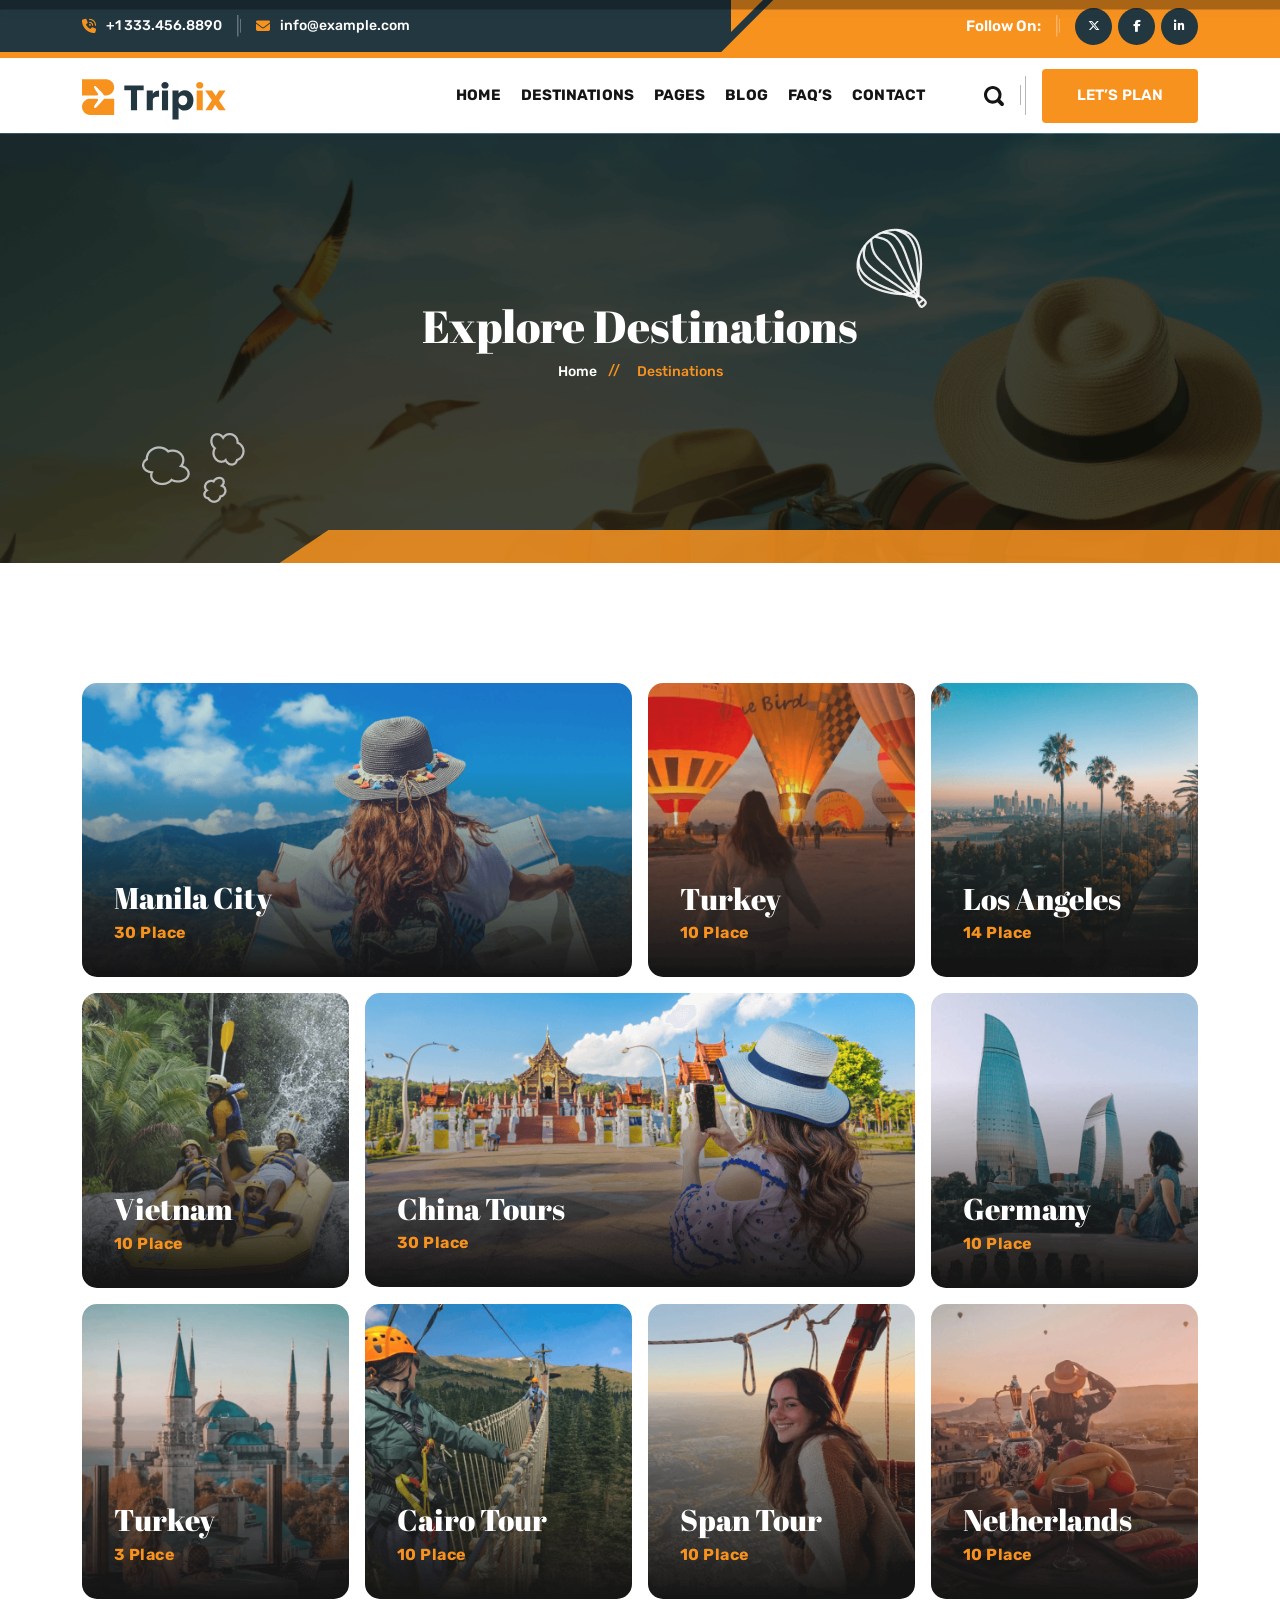
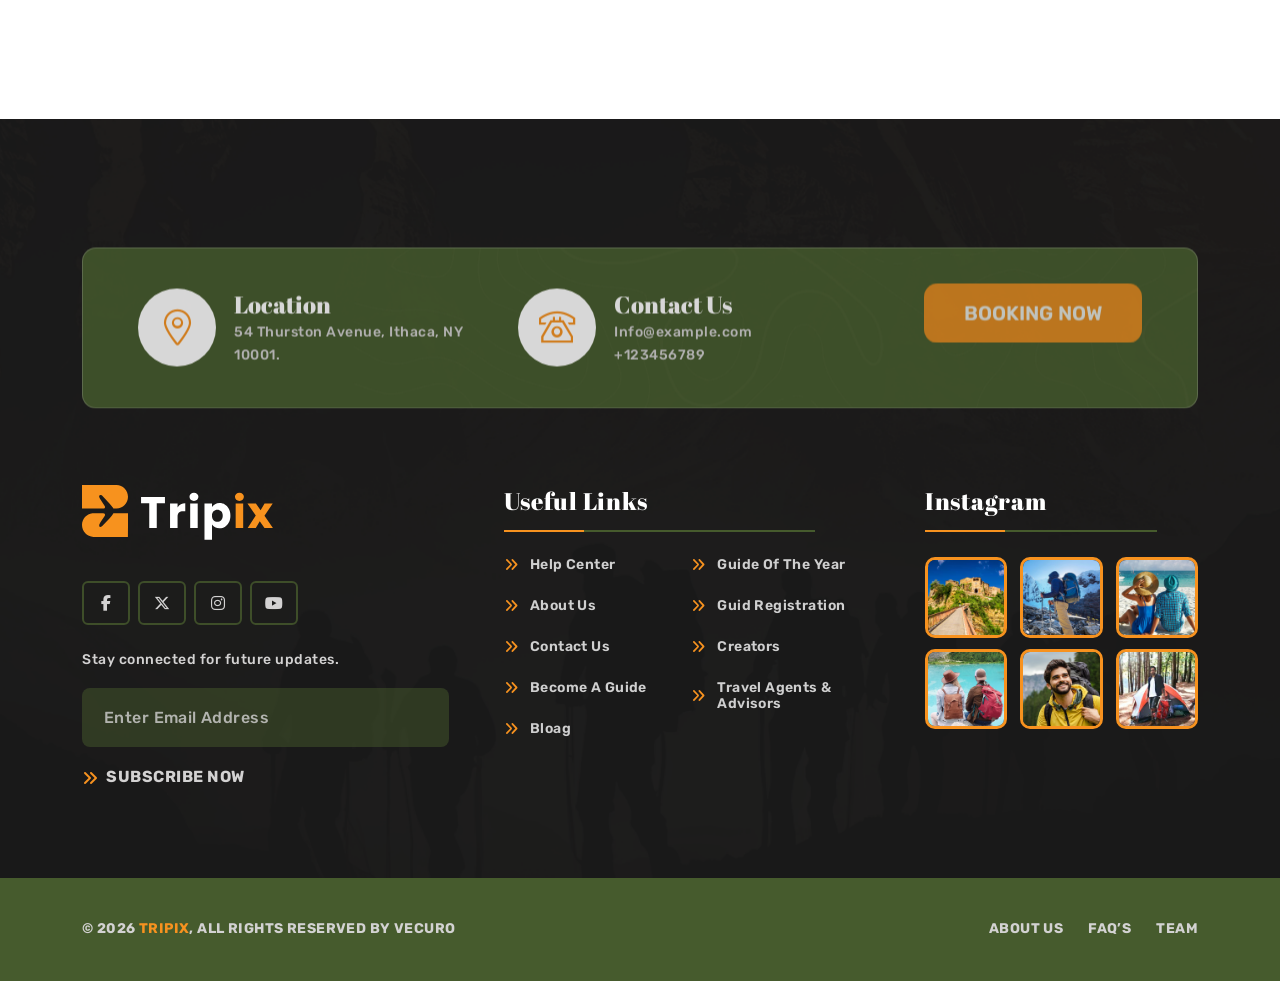
<file: destinations.html>
<!DOCTYPE html>
<html class="no-js" lang="zxx">
  
<!-- Mirrored from html.vecurosoft.com/tripix/tripix-demo/destinations.html by HTTrack Website Copier/3.x [XR&CO'2014], Mon, 23 Feb 2026 04:36:10 GMT -->
<head>
    <meta charset="utf-8" />
    <meta http-equiv="x-ua-compatible" content="ie=edge" />
    <meta name="author" content="https://vecuro.com/" />
    <title>
      Tripix - Tours & Travels HTML5 Template | Vecuro | Destination
    </title>

    <meta
      name="description"
      content="Tripix - Tours & Travels HTML5 Template, a stunning and feature-rich solution for travel agencies and tour operators."
    />
    <meta
      name="keywords"
      content="Tripix, Tours and Travels, HTML5 Template, Vecuro, Travel Agency Template, Tour Operator Template "
    />
    <meta name="robots" content="INDEX,FOLLOW" />
    <meta name="developer" content="Md Kaium Hossain" />

    <!-- Mobile Specific Metas -->
    <meta
      name="viewport"
      content="width=device-width, initial-scale=1, shrink-to-fit=no"
    />
    <!-- Favicons - Place favicon.ico in the root directory -->
    <link
      rel="apple-touch-icon"
      sizes="57x57"
      href="assets/img/favicons/apple-icon-57x57.png"
    />
    <link
      rel="apple-touch-icon"
      sizes="60x60"
      href="assets/img/favicons/apple-icon-60x60.png"
    />
    <link
      rel="apple-touch-icon"
      sizes="72x72"
      href="assets/img/favicons/apple-icon-72x72.png"
    />
    <link
      rel="apple-touch-icon"
      sizes="76x76"
      href="assets/img/favicons/apple-icon-76x76.png"
    />
    <link
      rel="apple-touch-icon"
      sizes="114x114"
      href="assets/img/favicons/apple-icon-114x114.png"
    />
    <link
      rel="apple-touch-icon"
      sizes="120x120"
      href="assets/img/favicons/apple-icon-120x120.png"
    />
    <link
      rel="apple-touch-icon"
      sizes="144x144"
      href="assets/img/favicons/apple-icon-144x144.png"
    />
    <link
      rel="apple-touch-icon"
      sizes="152x152"
      href="assets/img/favicons/apple-icon-152x152.png"
    />
    <link
      rel="apple-touch-icon"
      sizes="180x180"
      href="assets/img/favicons/apple-icon-180x180.png"
    />
    <link
      rel="icon"
      type="image/png"
      sizes="32x32"
      href="assets/img/favicons/favicon-32x32.png"
    />
    <link
      rel="icon"
      type="image/png"
      sizes="96x96"
      href="assets/img/favicons/favicon-96x96.png"
    />
    <link
      rel="icon"
      type="image/png"
      sizes="16x16"
      href="assets/img/favicons/favicon-16x16.png"
    />
    <link rel="manifest" href="assets/img/favicons/manifest.json" />
    <meta name="msapplication-TileColor" content="#ffffff" />
    <meta
      name="msapplication-TileImage"
      content="assets/img/favicons/ms-icon-144x144.png"
    />
    <meta name="theme-color" content="#fff" />
    <!--=================
	  Google Fonts
	================= -->
    <link rel="preconnect" href="https://fonts.googleapis.com/" />
    <link rel="preconnect" href="https://fonts.gstatic.com/" crossorigin />
    <link
      href="https://fonts.googleapis.com/css2?family=Abril+Fatface&amp;family=Bricolage+Grotesque:opsz,wght@12..96,200..800&amp;family=Poppins:ital,wght@0,100;0,200;0,300;0,400;0,500;0,600;0,700;0,800;0,900;1,100;1,200;1,300;1,400;1,500;1,600;1,700;1,800;1,900&amp;family=Rubik:ital,wght@0,300..900;1,300..900&amp;display=swap"
      rel="stylesheet"
    />
    <!--=================
	    All CSS File
	================= -->
    <!-- plugins -->
    <link rel="stylesheet" href="assets/css/plugins.css" />
    <!-- Theme Custom CSS -->
    <link rel="stylesheet" href="assets/css/style.css" />
  </head>

  <body class="vs-body">
    <!--[if lte IE 9]>
      <p class="browserupgrade">
        You are using an <strong>outdated</strong> browser. Please
        <a href="https://browsehappy.com/">upgrade your browser</a> to improve
        your experience and security.
      </p>
    <![endif]-->
    <!--********************************
   		Code Start From Here 
	******************************** -->
    <!--=================
		Preloader
	=================-->
    <div class="preloader">
      <button class="vs-btn preloaderCls">Cancel Preloader</button>
      <div class="preloader-inner">
        <img src="assets/img/logo.svg" alt="logo" />
        <span class="loader"></span>
      </div>
    </div>
    <!--=================
		Mobile Menu
	================= -->
    <div class="vs-menu-wrapper">
      <div class="vs-menu-area text-center">
        <div class="mobile-logo">
          <a href="index.html"
            ><img src="assets/img/logo.svg" alt="Carmax" class="logo"
          /></a>
          <button class="vs-menu-toggle"><i class="fal fa-times"></i></button>
        </div>
        <div class="vs-mobile-menu">
          <ul>
            <li class="menu-item-has-children">
              <a href="javascript:void(0)">Home</a>
              <ul class="sub-menu">
                <li><a href="index.html">Home 1</a></li>
                <li><a href="index-2.html">Home 2</a></li>
                <li><a href="index-3.html">Home 3</a></li>
              </ul>
            </li>
            <li class="menu-item-has-children">
              <a href="javascript:void(0)">Destinations</a>
              <ul class="sub-menu">
                <li><a href="destinations.html">Destinations</a></li>
                <li>
                  <a href="destination-details.html">Destination Details</a>
                </li>
              </ul>
            </li>
            <li class="menu-item-has-children mega-menu-wrap">
              <a href="javascript:void(0)">Pages</a>
              <ul class="mega-menu">
                <li>
                  <a href="javascript:void(0)">Page List 1</a>
                  <ul>
                    <li><a href="index.html">Home 1</a></li>
                    <li><a href="index-2.html">Home 2</a></li>
                    <li><a href="index-3.html">Home 3</a></li>
                    <li><a href="about.html">About</a></li>
                  </ul>
                </li>
                <li>
                  <a href="javascript:void(0)">Page List 2</a>
                  <ul>
                    <li><a href="faq.html">Faq's</a></li>
                    <li><a href="activities.html">Activities</a></li>
                    <li><a href="blog.html">Blog</a></li>
                    <li><a href="blog-details.html">Blog Details</a></li>
                  </ul>
                </li>
                <li>
                  <a href="javascript:void(0)">Page List 3</a>
                  <ul>
                    <li><a href="trips.html">Trips</a></li>
                    <li><a href="destinations.html">Destinations</a></li>
                    <li>
                      <a href="destination-details.html">Destination Details</a>
                    </li>
                    <li><a href="404.html">404 Error</a></li>
                  </ul>
                </li>
                <li>
                  <a href="javascript:void(0)">Page List 4</a>
                  <ul>
                    <li><a href="contact.html">Contact Us</a></li>
                  </ul>
                </li>
              </ul>
            </li>
            <li class="menu-item-has-children">
              <a href="javascript:void(0)">Blog</a>
              <ul class="sub-menu">
                <li><a href="blog.html">Blog</a></li>
                <li><a href="blog-details.html">Blog Details</a></li>
              </ul>
            </li>
            <li class="menu-item-has-children">
              <a href="faq.html">Faq's</a>
            </li>
            <li>
              <a href="contact.html">Contact</a>
            </li>
          </ul>
        </div>
      </div>
    </div>

    <!-- =================
    	Popup Search Box
    ================= -->
    <div class="popup-search-box">
      <button class="searchClose"><i class="fal fa-times"></i></button>
      <form action="#">
        <input
          type="text"
          class="border-theme"
          placeholder="What are you looking for"
        />
        <button type="submit"><i class="fal fa-search"></i></button>
      </form>
    </div>
    <!-- =================
    	Sticky Navbar
    ================= -->
    <div id="navbars" class="header-sticky navbars">
      <div class="container custom-container">
        <div class="row justify-content-between align-items-center">
          <div class="col-auto col-lg-2">
            <button class="vs-menu-toggle d-inline-block d-lg-none">
              <i class="fal fa-bars"></i>
            </button>
            <div class="logo d-none d-lg-block">
              <a href="index.html"
                ><img src="assets/img/logo.svg" alt="Carmax" class="logo"
              /></a>
            </div>
          </div>
          <div class="col-xl-auto col-lg-auto col-sm-3 d-none d-sm-block">
            <nav class="main-menu d-none d-lg-block">
              <ul>
                <li class="menu-item-has-children">
                  <a href="index.html">Home</a>
                  <ul class="sub-menu">
                    <li><a href="index.html">Home 1</a></li>
                    <li><a href="index-2.html">Home 2</a></li>
                    <li><a href="index-3.html">Home 3</a></li>
                  </ul>
                </li>
                <li class="menu-item-has-children">
                  <a href="destinations.html">Destinations</a>
                  <ul class="sub-menu">
                    <li><a href="destinations.html">Destinations</a></li>
                    <li>
                      <a href="destination-details.html">Destination Details</a>
                    </li>
                  </ul>
                </li>
                <li class="menu-item-has-children mega-menu-wrap">
                  <a href="javascript:void(0)">Pages</a>
                  <ul class="mega-menu">
                    <li>
                      <a href="#">Page List 1</a>
                      <ul>
                        <li><a href="index.html">Home 1</a></li>
                        <li><a href="index-2.html">Home 2</a></li>
                        <li><a href="index-3.html">Home 3</a></li>
                        <li><a href="about.html">About</a></li>
                      </ul>
                    </li>
                    <li>
                      <a href="#">Page List 2</a>
                      <ul>
                        <li><a href="faq.html">Faq's</a></li>
                        <li><a href="activities.html">Activities</a></li>
                        <li><a href="blog.html">Blog</a></li>
                        <li><a href="blog-details.html">Blog Details</a></li>
                      </ul>
                    </li>
                    <li>
                      <a href="#">Page List 3</a>
                      <ul>
                        <li><a href="trips.html">Trip</a></li>
                        <li><a href="destinations.html">Destinations</a></li>
                        <li>
                          <a href="destination-details.html"
                            >Destination Details</a
                          >
                        </li>
                        <li><a href="404.html">404 Error</a></li>
                      </ul>
                    </li>
                    <li>
                      <a href="#">Page List 4</a>
                      <ul>
                        <li><a href="contact.html">Contact Us</a></li>
                      </ul>
                    </li>
                  </ul>
                </li>
                <li class="menu-item-has-children">
                  <a href="blog.html">blog</a>
                  <ul class="sub-menu">
                    <li><a href="blog.html">blog</a></li>
                    <li><a href="blog-details.html">Blog Details</a></li>
                  </ul>
                </li>
                <li class="menu-item-has-children">
                  <a href="faq.html">Faq's</a>
                </li>
                <li>
                  <a href="contact.html">Contact</a>
                </li>
              </ul>
            </nav>
            <div class="logo d-lg-none">
              <a href="index.html"
                ><img src="assets/img/logo.svg" alt="Carmax" class="logo"
              /></a>
            </div>
          </div>
          <div class="col-xl-3 col-md-auto col-auto">
            <div class="header-wc style2">
              <button class="wc-link2 searchBoxTggler text-title-color">
                <svg
                  xmlns="http://www.w3.org/2000/svg"
                  width="21"
                  height="20"
                  viewBox="0 0 21 20"
                  fill="none"
                >
                  <path
                    d="M20.4174 16.6954L17.2213 13.4773C19.3155 10.0703 18.8936 5.54217 15.9593 2.58766C12.5328 -0.862552 6.9769 -0.862552 3.55037 2.58766C0.123835 6.03787 0.123835 11.6322 3.55037 15.0824C6.5354 18.088 11.1341 18.4736 14.5333 16.2469L17.7019 19.4335C18.4521 20.1888 19.6711 20.1888 20.4213 19.4335C21.1675 18.6781 21.1675 17.4507 20.4174 16.6954ZM5.711 12.9029C3.48395 10.6604 3.48395 7.00959 5.711 4.76715C7.93805 2.52471 11.5638 2.52471 13.7909 4.76715C16.018 7.00959 16.018 10.6604 13.7909 12.9029C11.5638 15.1453 7.93805 15.1453 5.711 12.9029Z"
                    fill="#F6F5F5"
                  ></path>
                </svg>
              </button>
              <svg
                xmlns="http://www.w3.org/2000/svg"
                width="6"
                height="39"
                viewBox="0 0 6 39"
                fill="none"
              >
                <rect
                  x="5"
                  width="1"
                  height="39"
                  fill="#D9D9D9"
                  fill-opacity="0.7"
                ></rect>
                <rect
                  y="9"
                  width="1"
                  height="20"
                  fill="#D9D9D9"
                  fill-opacity="0.7"
                ></rect>
              </svg>
              <div class="logo d-none d-sm-block">
                <a href="contact.html" class="vs-btn style10">
                  <span>let’s plan</span>
                </a>
              </div>
              <div class="logo d-sm-none">
                <a href="index.html"
                  ><img src="assets/img/logo.svg" alt="Carmax" class="logo"
                /></a>
              </div>
            </div>
          </div>
        </div>
      </div>
    </div>
    <!-- =================
    	Main Section Wrapper
  	================= -->
    <main class="main">
      <!--================= Header Area =================-->
      <header class="vs-header layout2">
        <!-- Main Menu Area -->
        <div class="sticky-wrapper position-relative">
          <div class="header-top-wrap">
            <div class="container custom-container">
              <div class="row">
                <div class="col-lg-12">
                  <div class="header-top">
                    <div
                      class="row g-3 justify-content-between align-items-center"
                    >
                      <div class="col-md-6 d-none d-md-block">
                        <div class="contact-info">
                          <ul class="custom-ul">
                            <li>
                              <i class="fa-solid fa-phone-volume"></i>
                              <a href="tel:+13334568890">+1 333.456.8890</a>
                            </li>
                            <li>
                              <svg
                                xmlns="http://www.w3.org/2000/svg"
                                width="4"
                                height="22"
                                viewBox="0 0 4 22"
                                fill="none"
                              >
                                <line
                                  x1="0.75"
                                  y1="2.774e-08"
                                  x2="0.749999"
                                  y2="21.6114"
                                  stroke="white"
                                  stroke-opacity="0.3"
                                  stroke-width="1.5"
                                />
                                <line
                                  x1="3.5"
                                  y1="3.92926"
                                  x2="3.5"
                                  y2="17.682"
                                  stroke="white"
                                  stroke-opacity="0.3"
                                />
                              </svg>
                            </li>
                            <li>
                              <i class="fa-solid fa-envelope"></i>
                              <a href="mailto:info@example.com">
                                info@example.com
                              </a>
                            </li>
                          </ul>
                        </div>
                      </div>
                      <div class="col-md-6">
                        <div class="social-share">
                          <span class="info-share">Follow on:</span>
                          <svg
                            xmlns="http://www.w3.org/2000/svg"
                            width="4"
                            height="22"
                            viewBox="0 0 4 22"
                            fill="none"
                          >
                            <line
                              x1="0.75"
                              y1="2.774e-08"
                              x2="0.749999"
                              y2="21.6114"
                              stroke="white"
                              stroke-opacity="0.3"
                              stroke-width="1.5"
                            />
                            <line
                              x1="3.5"
                              y1="3.92941"
                              x2="3.5"
                              y2="17.6821"
                              stroke="white"
                              stroke-opacity="0.3"
                            />
                          </svg>
                          <ul class="custom-ul">
                            <li>
                              <a href="https://x.com/" target="_blank">
                                <i class="fa-brands fa-x-twitter"></i>
                              </a>
                            </li>
                            <li>
                              <a href="#">
                                <i class="fab fa-facebook-f"></i>
                              </a>
                            </li>
                            <li>
                              <a href="#">
                                <i class="fab fa-linkedin-in"></i>
                              </a>
                            </li>
                          </ul>
                        </div>
                      </div>
                    </div>
                  </div>
                </div>
              </div>
            </div>
          </div>
          <div class="header-bottom">
            <div class="container custom-container">
              <div class="row justify-content-between align-items-center">
                <div class="col-xl-3 col-lg-auto">
                  <div
                    class="header-logo d-flex justify-content-between align-items-center"
                  >
                    <a href="index.html"
                      ><img
                        src="assets/img/logo-v2.svg"
                        alt="Luxrio"
                        class="logo"
                    /></a>
                    <div class="d-flex align-items-center gap-3">
                      <button class="wc-link2 searchBoxTggler d-lg-none">
                        <svg
                          xmlns="http://www.w3.org/2000/svg"
                          width="21"
                          height="20"
                          viewBox="0 0 21 20"
                          fill="none"
                        >
                          <path
                            d="M20.4174 16.6954L17.2213 13.4773C19.3155 10.0703 18.8936 5.54217 15.9593 2.58766C12.5328 -0.862552 6.9769 -0.862552 3.55037 2.58766C0.123835 6.03787 0.123835 11.6322 3.55037 15.0824C6.5354 18.088 11.1341 18.4736 14.5333 16.2469L17.7019 19.4335C18.4521 20.1888 19.6711 20.1888 20.4213 19.4335C21.1675 18.6781 21.1675 17.4507 20.4174 16.6954ZM5.711 12.9029C3.48395 10.6604 3.48395 7.00959 5.711 4.76715C7.93805 2.52471 11.5638 2.52471 13.7909 4.76715C16.018 7.00959 16.018 10.6604 13.7909 12.9029C11.5638 15.1453 7.93805 15.1453 5.711 12.9029Z"
                            fill="#141414"
                          ></path>
                        </svg>
                      </button>
                      <button
                        class="vs-menu-toggle style2 d-inline-block d-lg-none"
                      >
                        <i class="fal fa-bars"></i>
                      </button>
                    </div>
                  </div>
                </div>
                <div
                  class="col-xl-9 col-lg-auto d-none d-lg-flex justify-content-end gap-md-4 gap-xl-5"
                >
                  <nav class="main-menu menu-style1 v2 d-none d-lg-block">
                    <ul
                      class="d-flex justify-content-center align-items-center"
                    >
                      <li class="menu-item-has-children">
                        <a href="index.html">Home</a>
                        <ul class="sub-menu">
                          <li><a href="index.html">Home 1</a></li>
                          <li><a href="index-2.html">Home 2</a></li>
                          <li><a href="index-3.html">Home 3</a></li>
                        </ul>
                      </li>
                      <li class="menu-item-has-children">
                        <a href="destinations.html">Destinations</a>
                        <ul class="sub-menu">
                          <li><a href="destinations.html">Destinations</a></li>
                          <li>
                            <a href="destination-details.html"
                              >Destination Details</a
                            >
                          </li>
                        </ul>
                      </li>
                      <li class="menu-item-has-children mega-menu-wrap">
                        <a href="javascript:void(0)">Pages</a>
                        <ul class="mega-menu">
                          <li>
                            <a href="#">Page List 1</a>
                            <ul>
                              <li><a href="index.html">Home 1</a></li>
                              <li><a href="index-2.html">Home 2</a></li>
                              <li><a href="index-3.html">Home 3</a></li>
                              <li><a href="about.html">About</a></li>
                            </ul>
                          </li>
                          <li>
                            <a href="#">Page List 2</a>
                            <ul>
                              <li><a href="faq.html">Faq's</a></li>
                              <li><a href="activities.html">Activities</a></li>
                              <li><a href="blog.html">Blog</a></li>
                              <li>
                                <a href="blog-details.html">Blog Details</a>
                              </li>
                            </ul>
                          </li>
                          <li>
                            <a href="#">Page List 3</a>
                            <ul>
                              <li><a href="trips.html">Trips</a></li>
                              <li>
                                <a href="destinations.html">Destinations</a>
                              </li>
                              <li>
                                <a href="destination-details.html"
                                  >Destination Details</a
                                >
                              </li>
                              <li><a href="404.html">404 Error</a></li>
                            </ul>
                          </li>
                          <li>
                            <a href="#">Page List 4</a>
                            <ul>
                              <li><a href="contact.html">Contact Us</a></li>
                            </ul>
                          </li>
                        </ul>
                      </li>
                      <li class="menu-item-has-children">
                        <a href="blog.html">blog</a>
                        <ul class="sub-menu">
                          <li><a href="blog.html">blog</a></li>
                          <li><a href="blog-details.html">blog details</a></li>
                        </ul>
                      </li>
                      <li>
                        <a href="faq.html">Faq’s</a>
                      </li>
                      <li>
                        <a href="contact.html">Contact</a>
                      </li>
                    </ul>
                  </nav>
                  <div class="header-wc style2">
                    <button class="wc-link2 searchBoxTggler">
                      <svg
                        xmlns="http://www.w3.org/2000/svg"
                        width="21"
                        height="20"
                        viewBox="0 0 21 20"
                        fill="none"
                        class="text-title-color"
                      >
                        <path
                          d="M20.4174 16.6954L17.2213 13.4773C19.3155 10.0703 18.8936 5.54217 15.9593 2.58766C12.5328 -0.862552 6.9769 -0.862552 3.55037 2.58766C0.123835 6.03787 0.123835 11.6322 3.55037 15.0824C6.5354 18.088 11.1341 18.4736 14.5333 16.2469L17.7019 19.4335C18.4521 20.1888 19.6711 20.1888 20.4213 19.4335C21.1675 18.6781 21.1675 17.4507 20.4174 16.6954ZM5.711 12.9029C3.48395 10.6604 3.48395 7.00959 5.711 4.76715C7.93805 2.52471 11.5638 2.52471 13.7909 4.76715C16.018 7.00959 16.018 10.6604 13.7909 12.9029C11.5638 15.1453 7.93805 15.1453 5.711 12.9029Z"
                          fill="currentColor"
                        />
                      </svg>
                    </button>
                    <svg
                      xmlns="http://www.w3.org/2000/svg"
                      width="6"
                      height="39"
                      viewBox="0 0 6 39"
                      fill="none"
                    >
                      <rect
                        x="5"
                        width="1"
                        height="39"
                        fill="#9A9696"
                        fill-opacity="0.7"
                      />
                      <rect
                        y="9"
                        width="1"
                        height="20"
                        fill="#9A9696"
                        fill-opacity="0.7"
                      />
                    </svg>
                    <a href="blog-details.html" class="vs-btn style8">
                      <span>let’s plan</span>
                    </a>
                  </div>
                </div>
              </div>
            </div>
          </div>
        </div>
      </header>
      <!--================= Header Area end =================-->

      <!--================= Breadcrumb Area start =================-->
      <section
        class="vs-breadcrumb"
        data-bg-src="assets/img/bg/breadcrumb-bg.png"
      >
        <img
          src="assets/img/icons/cloud.png"
          alt="vs-breadcrumb-icon"
          class="vs-breadcrumb-icon-1 animate-parachute"
        />
        <img
          src="assets/img/icons/ballon-sclation.png"
          alt="vs-breadcrumb-icon"
          class="vs-breadcrumb-icon-2 animate-parachute"
        />
        <div class="container">
          <div class="row text-center">
            <div class="col-12">
              <div class="breadcrumb-content">
                <h1 class="breadcrumb-title">Explore destinations</h1>
              </div>
              <div class="breadcrumb-menu">
                <ul class="custom-ul">
                  <li>
                    <a href="index.html">Home</a>
                  </li>
                  <li>destinations</li>
                </ul>
              </div>
            </div>
          </div>
        </div>
      </section>
      <!--================= Breadcrumb Area end =================-->

      <!--================= Destination Area Start =================-->
      <section class="vs-destination space">
        <div class="container">
          <div class="row gx-3 gy-3">
            <div class="col-md-6 col-lg-6">
              <div class="destination-box-2">
                <figure class="destination-thumb">
                  <img
                    src="assets/img/destination/destinations-thumb-2-1.png"
                    alt="destination"
                    class="w-100"
                  />
                </figure>
                <div class="destination-content">
                  <h5 class="title">
                    <a href="destination-details.html">manila city</a>
                  </h5>
                  <span class="info">30 Place</span>
                </div>
              </div>
            </div>
            <div class="col-md-6 col-lg-3">
              <div class="destination-box-2">
                <figure class="destination-thumb">
                  <img
                    src="assets/img/destination/destinations-thumb-2-2.png"
                    alt="destination"
                    class="w-100"
                  />
                </figure>
                <div class="destination-content">
                  <h5 class="title">
                    <a href="destination-details.html">turkey</a>
                  </h5>
                  <span class="info">10 Place</span>
                </div>
              </div>
            </div>
            <div class="col-md-6 col-lg-3">
              <div class="destination-box-2">
                <figure class="destination-thumb">
                  <img
                    src="assets/img/destination/destinations-thumb-2-3.png"
                    alt="destination"
                    class="w-100"
                  />
                </figure>
                <div class="destination-content">
                  <h5 class="title">
                    <a href="destination-details.html">Los Angeles</a>
                  </h5>
                  <span class="info">14 Place</span>
                </div>
              </div>
            </div>
            <div class="col-md-6 col-lg-3">
              <div class="destination-box-2">
                <figure class="destination-thumb">
                  <img
                    src="assets/img/destination/destinations-thumb-2-4.png"
                    alt="destination"
                    class="w-100"
                  />
                </figure>
                <div class="destination-content">
                  <h5 class="title">
                    <a href="destination-details.html">vietnam</a>
                  </h5>
                  <span class="info">10 Place</span>
                </div>
              </div>
            </div>
            <div class="col-md-6 col-lg-6">
              <div class="destination-box-2">
                <figure class="destination-thumb">
                  <img
                    src="assets/img/destination/destinations-thumb-2-5.png"
                    alt="destination"
                    class="w-100"
                  />
                </figure>
                <div class="destination-content">
                  <h5 class="title">
                    <a href="destination-details.html">china tours</a>
                  </h5>
                  <span class="info">30 Place</span>
                </div>
              </div>
            </div>
            <div class="col-md-6 col-lg-3">
              <div class="destination-box-2">
                <figure class="destination-thumb">
                  <img
                    src="assets/img/destination/destinations-thumb-2-6.png"
                    alt="destination"
                    class="w-100"
                  />
                </figure>
                <div class="destination-content">
                  <h5 class="title">
                    <a href="destination-details.html">germany</a>
                  </h5>
                  <span class="info">10 Place</span>
                </div>
              </div>
            </div>
            <div class="col-md-6 col-lg-3">
              <div class="destination-box-2">
                <figure class="destination-thumb">
                  <img
                    src="assets/img/destination/destinations-thumb-2-7.png"
                    alt="destination"
                    class="w-100"
                  />
                </figure>
                <div class="destination-content">
                  <h5 class="title">
                    <a href="destination-details.html">Turkey</a>
                  </h5>
                  <span class="info">3 Place</span>
                </div>
              </div>
            </div>
            <div class="col-md-6 col-lg-3">
              <div class="destination-box-2">
                <figure class="destination-thumb">
                  <img
                    src="assets/img/destination/destinations-thumb-2-8.png"
                    alt="destination"
                    class="w-100"
                  />
                </figure>
                <div class="destination-content">
                  <h5 class="title">
                    <a href="destination-details.html">cairo tour</a>
                  </h5>
                  <span class="info">10 Place</span>
                </div>
              </div>
            </div>
            <div class="col-md-6 col-lg-3">
              <div class="destination-box-2">
                <figure class="destination-thumb">
                  <img
                    src="assets/img/destination/destinations-thumb-2-9.png"
                    alt="destination"
                    class="w-100"
                  />
                </figure>
                <div class="destination-content">
                  <h5 class="title">
                    <a href="destination-details.html">span tour</a>
                  </h5>
                  <span class="info">10 Place</span>
                </div>
              </div>
            </div>
            <div class="col-md-6 col-lg-3">
              <div class="destination-box-2">
                <figure class="destination-thumb">
                  <img
                    src="assets/img/destination/destinations-thumb-2-10.png"
                    alt="destination"
                    class="w-100"
                  />
                </figure>
                <div class="destination-content">
                  <h5 class="title">
                    <a href="destination-details.html">netherlands</a>
                  </h5>
                  <span class="info">10 Place</span>
                </div>
              </div>
            </div>
          </div>
        </div>
      </section>
      <!--================= Activities Area end =================-->
    </main>
    <!-- ================= Footer Start ================= -->
    <footer
      class="vs-footer-style1"
      data-bg-src="assets/img/footer/footer-style1-bg.png"
    >
      <div class="footer-top space-top">
        <div class="container">
          <div class="row gx-4">
            <div class="col-12">
              <div
                class="footer-cta bg-third-theme-color fade-anim"
                data-bg-src="assets/img/footer/footer-cta-bg.png"
              >
                <div class="row g-4 align-items-center">
                  <div class="col-lg-8">
                    <div class="cta-contact-items">
                      <div class="contact-item">
                        <span class="icon">
                          <i class="fa-light fa-location-dot"></i>
                        </span>
                        <div class="info">
                          <h5 class="info-title text-white-color">Location</h5>
                          <p>54 Thurston Avenue, Ithaca, NY 10001.</p>
                        </div>
                      </div>
                      <div class="contact-item">
                        <span class="icon">
                          <i class="fa-sharp fa-light fa-phone-rotary"></i>
                        </span>
                        <div class="info">
                          <h5 class="info-title text-white-color">
                            Contact Us
                          </h5>
                          <p>
                            <a href="mailto:info@example.com"
                              >Info@example.com</a
                            >
                            <a href="tel:+123456789">+123456789</a>
                          </p>
                        </div>
                      </div>
                    </div>
                  </div>
                  <div
                    class="col-lg-4 d-flex justify-content-center justify-content-lg-end btn-trigger btn-bounce"
                  >
                    <a href="contact.html" class="vs-btn style6">
                      <span>booking now</span>
                    </a>
                  </div>
                </div>
              </div>
            </div>
          </div>
        </div>
      </div>
      <div class="footer-center space-extra">
        <div class="container">
          <div class="row gx-4 gy-4 gx-xl-2 justify-content-between">
            <div class="col-md-6 col-lg-4 col-xl-4">
              <div class="footer-widgets">
                <a href="index.html" class="logo">
                  <img src="assets/img/logo.svg" alt="logo" />
                </a>
                <div class="social-media">
                  <ul class="custom-ul">
                    <li>
                      <a href="#"><i class="fa-brands fa-facebook-f"></i></a>
                    </li>
                    <li>
                      <a href="#"><i class="fa-brands fa-x-twitter"></i></a>
                    </li>
                    <li>
                      <a href="#"><i class="fa-brands fa-instagram"></i></a>
                    </li>
                    <li>
                      <a href="#"><i class="fa-brands fa-youtube"></i></a>
                    </li>
                  </ul>
                </div>

                <p class="mt-4 mb-3 text-color-5">
                  Stay connected for future updates.
                </p>
                <div class="newsletter">
                  <form action="https://html.vecurosoft.com/tripix/tripix-demo/index.html" class="w100">
                    <input
                      type="email"
                      class="form-control"
                      placeholder="Enter Email Address"
                    />
                    <button type="submit" class="text-uppercase text-color-5">
                      <i class="fa-solid fa-angles-right"></i>
                      <span>Subscribe now</span>
                    </button>
                  </form>
                </div>
              </div>
            </div>
            <div class="col-lg-5 col-xl-4 order-md-3 order-lg-2">
              <div class="footer-widgets">
                <h5 class="widgets-title text-white-color text-capitalize">
                  Useful Links
                </h5>
                <div class="row gx-xl-2 g-2">
                  <div class="col-md-6">
                    <div class="footer-links">
                      <ul class="custom-ul">
                        <li>
                          <a href="contact.html">
                            <i class="fa-solid fa-angles-right"></i>
                            Help center
                          </a>
                        </li>
                        <li>
                          <a href="about.html">
                            <i class="fa-solid fa-angles-right"></i>
                            About Us
                          </a>
                        </li>
                        <li>
                          <a href="contact.html">
                            <i class="fa-solid fa-angles-right"></i>
                            Contact Us
                          </a>
                        </li>
                        <li>
                          <a href="contact.html">
                            <i class="fa-solid fa-angles-right"></i>
                            Become A Guide
                          </a>
                        </li>
                        <li>
                          <a href="blog.html">
                            <i class="fa-solid fa-angles-right"></i>
                            Bloag
                          </a>
                        </li>
                      </ul>
                    </div>
                  </div>
                  <div class="col-md-6">
                    <div class="footer-links">
                      <ul class="custom-ul">
                        <li>
                          <a href="activities.html">
                            <i class="fa-solid fa-angles-right"></i>
                            Guide of the Year
                          </a>
                        </li>
                        <li>
                          <a href="activities.html">
                            <i class="fa-solid fa-angles-right"></i>
                            Guid registration
                          </a>
                        </li>
                        <li>
                          <a href="activities.html">
                            <i class="fa-solid fa-angles-right"></i>
                            creators
                          </a>
                        </li>
                        <li>
                          <a href="activities.html">
                            <i class="fa-solid fa-angles-right"></i>
                            Travel agents & advisors
                          </a>
                        </li>
                      </ul>
                    </div>
                  </div>
                </div>
              </div>
            </div>
            <div class="col-md-6 col-lg-3 col-xl-3 order-md-2 order-lg-3">
              <div class="footer-widgets">
                <h5 class="widgets-title text-white-color text-capitalize">
                  instagram
                </h5>
                <div class="instagram">
                  <a href="https://www.instagram.com/" target="_blank">
                    <img
                      src="assets/img/instagram-post/instagram-1.png"
                      alt="instagram-1"
                      class="w-100"
                    />
                  </a>
                  <a href="https://www.instagram.com/" target="_blank">
                    <img
                      src="assets/img/instagram-post/instagram-2.png"
                      alt="instagram-2"
                      class="w-100"
                    />
                  </a>
                  <a href="https://www.instagram.com/" target="_blank">
                    <img
                      src="assets/img/instagram-post/instagram-3.png"
                      alt="instagram-3"
                      class="w-100"
                    />
                  </a>
                  <a href="https://www.instagram.com/" target="_blank">
                    <img
                      src="assets/img/instagram-post/instagram-4.png"
                      alt="instagram-4"
                      class="w-100"
                    />
                  </a>
                  <a href="https://www.instagram.com/" target="_blank">
                    <img
                      src="assets/img/instagram-post/instagram-5.png"
                      alt="instagram-5"
                      class="w-100"
                    />
                  </a>
                  <a href="https://www.instagram.com/" target="_blank">
                    <img
                      src="assets/img/instagram-post/instagram-6.png"
                      alt="instagram-6"
                      class="w-100"
                    />
                  </a>
                </div>
              </div>
            </div>
          </div>
        </div>
      </div>
      <div class="footer-bottom bg-third-theme-color">
        <div class="container">
          <div class="row">
            <div class="col-md-6 order-2 order-md-1">
              <p class="footer-copyright text-center text-md-start">
                © <span class="current-year"></span>
                <a
                  href="index.html"
                  title="Develop by Vecuro"
                  class="text-theme-color"
                  >Tripix</a
                >, All Rights Reserved by <a href="https://themeforest.net/user/vecuro_themes/" >Vecuro</a>
              </p>
            </div>
            <div class="col-md-6 order-1 order-md-2">
              <div class="footer-menu">
                <ul
                  class="custom-ul justify-content-center justify-content-md-end"
                >
                  <li><a href="about.html">About Us</a></li>
                  <li><a href="faq.html">Faq’s</a></li>
                  <li><a href="activities.html">Team</a></li>
                </ul>
              </div>
            </div>
          </div>
        </div>
      </div>
    </footer>
    <!-- ================= Footer End ================= -->

    <!-- ================= Main Section Wrapper End ================= -->
    <a href="#" class="scrollToTop scroll-btn"
      ><i class="far fa-arrow-up"></i
    ></a>
    <!-- ***************** Code End  Here ***************** -->
    <!--================= All Js File ================= -->
    <!-- Jquery -->
    <script src="assets/js/vendor/jquery-3.6.0.min.js"></script>
    <!-- Jquery UI -->
    <script src="assets/js/jquery-ui.min.js"></script>
    <!-- Jquery UI -->
    <script src="assets/js/moment.min.js"></script>
    <!-- Jquery UI -->
    <script src="assets/js/daterangepicker.min.js"></script>
    <!-- Swiper Slider -->
    <script src="assets/js/swiper-bundle.min.js"></script>
    <!-- Bootstrap -->
    <script src="assets/js/bootstrap.min.js"></script>
    <!-- WOW.js Animation -->
    <script src="assets/js/wow.min.js"></script>
    <!-- Magnific Popup -->
    <script src="assets/js/jquery.magnific-popup.min.js"></script>
    <!-- Image Loaded Jquery -->
    <script src="assets/js/imagesloaded.pkgd.min.js"></script>
    <!-- Odometer JS -->
    <script src="assets/js/odometer.min.js"></script>
    <script src="assets/js/viewport.jquery.js"></script>
    <!-- Gsap -->
    <script src="assets/js/gsap.min.js"></script>
    <!-- ScrollTrigger -->
    <script src="assets/js/ScrollTrigger.min.js"></script>
    <!-- ScrollToPlugin -->
    <script src="assets/js/ScrollToPlugin.min.js"></script>
    <!-- SplitText -->
    <script src="assets/js/SplitText.min.js"></script>

    <!-- Main Js File -->
    <script src="assets/js/main.js"></script>
  </body>

<!-- Mirrored from html.vecurosoft.com/tripix/tripix-demo/destinations.html by HTTrack Website Copier/3.x [XR&CO'2014], Mon, 23 Feb 2026 04:36:15 GMT -->
</html>
</file>
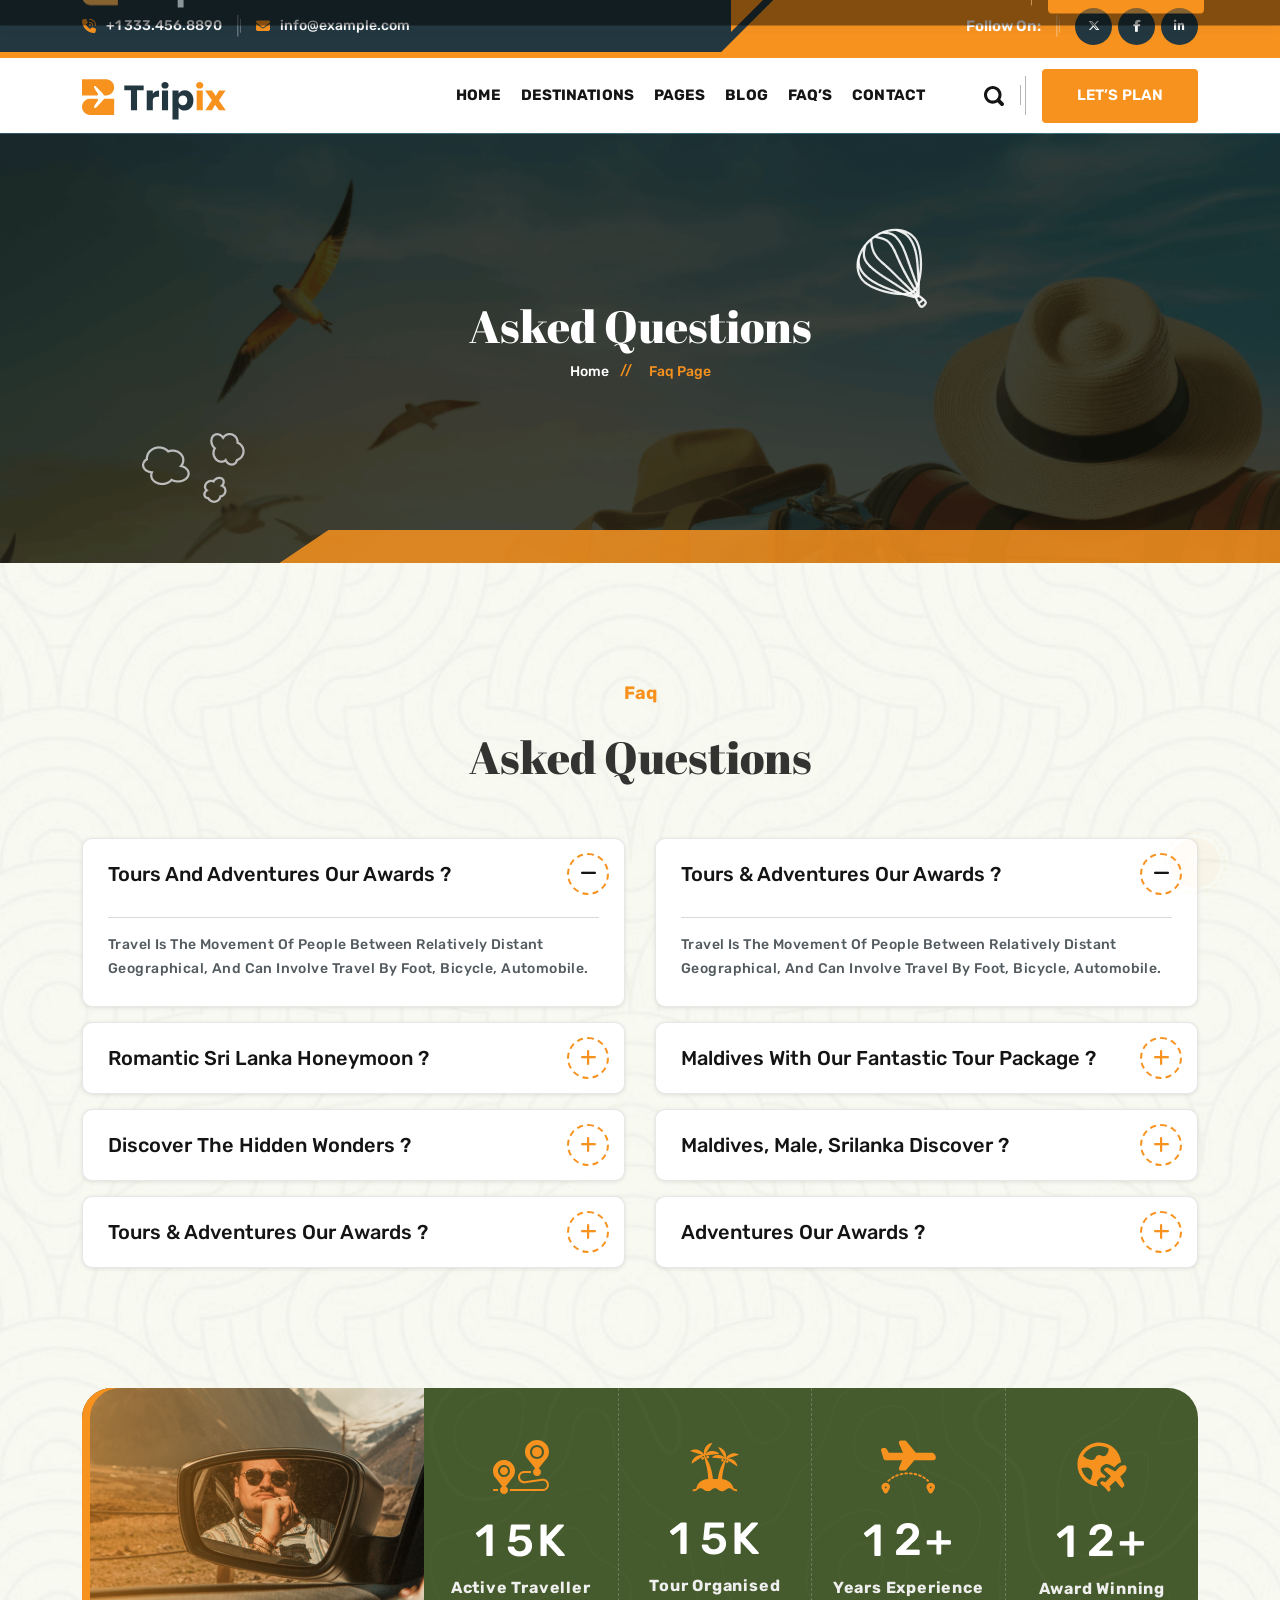
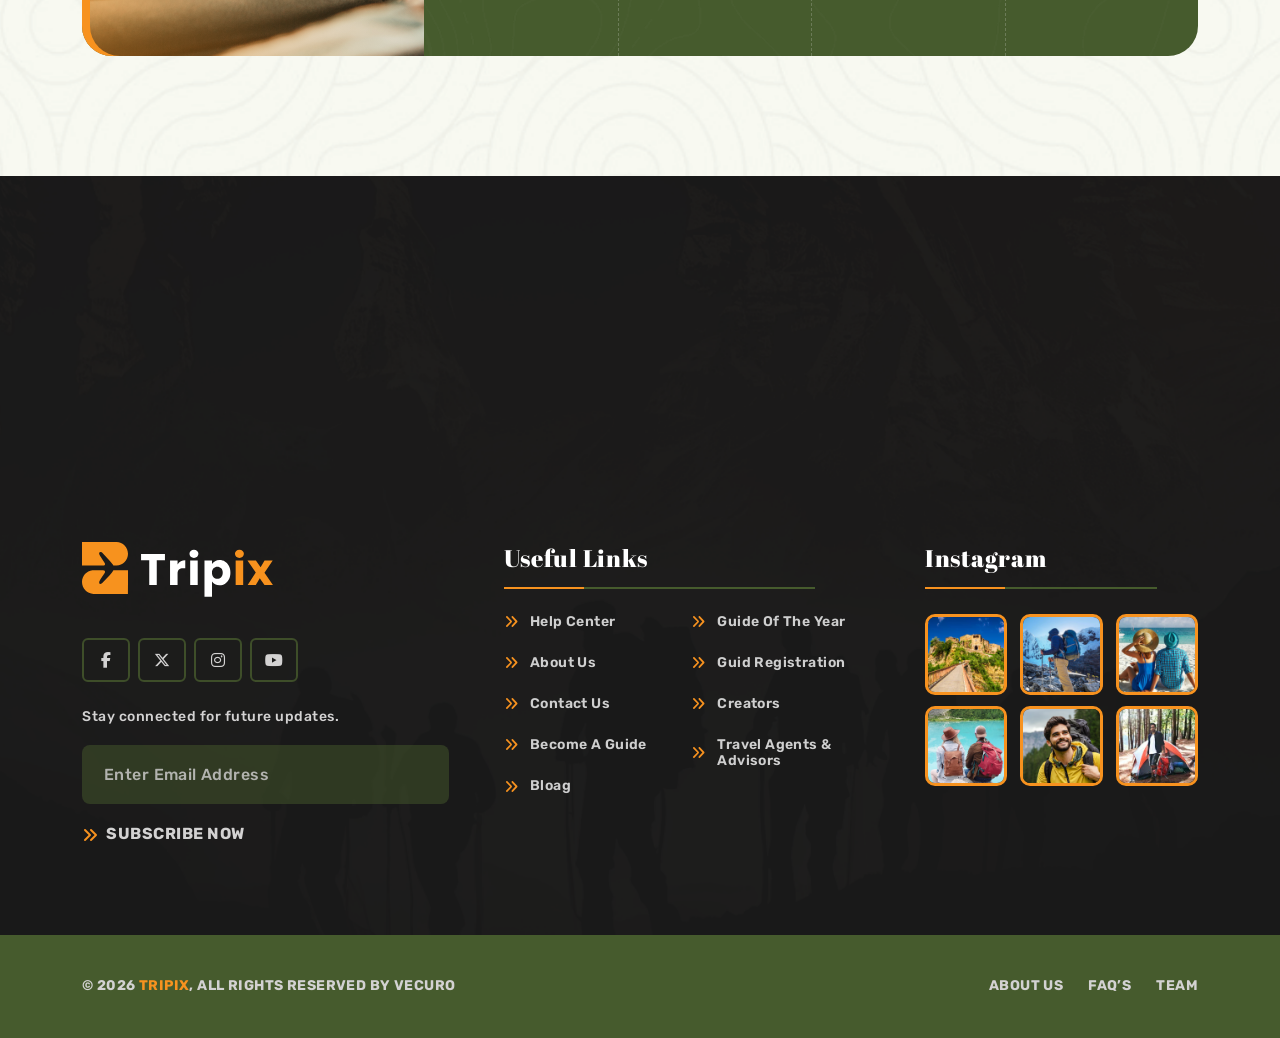
<file: faq.html>
<!DOCTYPE html>
<html class="no-js" lang="zxx">
  
<!-- Mirrored from html.vecurosoft.com/tripix/tripix-demo/faq.html by HTTrack Website Copier/3.x [XR&CO'2014], Mon, 23 Feb 2026 04:36:15 GMT -->
<head>
    <meta charset="utf-8" />
    <meta http-equiv="x-ua-compatible" content="ie=edge" />
    <meta name="author" content="https://vecuro.com/" />
    <title>Tripix - Tours & Travels HTML5 Template | Vecuro | FAQ</title>

    <meta
      name="description"
      content="Tripix - Tours & Travels HTML5 Template, a stunning and feature-rich solution for travel agencies and tour operators."
    />
    <meta
      name="keywords"
      content="Tripix, Tours and Travels, HTML5 Template, Vecuro, Travel Agency Template, Tour Operator Template "
    />
    <meta name="robots" content="INDEX,FOLLOW" />
    <meta name="developer" content="Md Kaium Hossain" />

    <!-- Mobile Specific Metas -->
    <meta
      name="viewport"
      content="width=device-width, initial-scale=1, shrink-to-fit=no"
    />
    <!-- Favicons - Place favicon.ico in the root directory -->
    <link
      rel="apple-touch-icon"
      sizes="57x57"
      href="assets/img/favicons/apple-icon-57x57.png"
    />
    <link
      rel="apple-touch-icon"
      sizes="60x60"
      href="assets/img/favicons/apple-icon-60x60.png"
    />
    <link
      rel="apple-touch-icon"
      sizes="72x72"
      href="assets/img/favicons/apple-icon-72x72.png"
    />
    <link
      rel="apple-touch-icon"
      sizes="76x76"
      href="assets/img/favicons/apple-icon-76x76.png"
    />
    <link
      rel="apple-touch-icon"
      sizes="114x114"
      href="assets/img/favicons/apple-icon-114x114.png"
    />
    <link
      rel="apple-touch-icon"
      sizes="120x120"
      href="assets/img/favicons/apple-icon-120x120.png"
    />
    <link
      rel="apple-touch-icon"
      sizes="144x144"
      href="assets/img/favicons/apple-icon-144x144.png"
    />
    <link
      rel="apple-touch-icon"
      sizes="152x152"
      href="assets/img/favicons/apple-icon-152x152.png"
    />
    <link
      rel="apple-touch-icon"
      sizes="180x180"
      href="assets/img/favicons/apple-icon-180x180.png"
    />
    <link
      rel="icon"
      type="image/png"
      sizes="32x32"
      href="assets/img/favicons/favicon-32x32.png"
    />
    <link
      rel="icon"
      type="image/png"
      sizes="96x96"
      href="assets/img/favicons/favicon-96x96.png"
    />
    <link
      rel="icon"
      type="image/png"
      sizes="16x16"
      href="assets/img/favicons/favicon-16x16.png"
    />
    <link rel="manifest" href="assets/img/favicons/manifest.json" />
    <meta name="msapplication-TileColor" content="#ffffff" />
    <meta
      name="msapplication-TileImage"
      content="assets/img/favicons/ms-icon-144x144.png"
    />
    <meta name="theme-color" content="#fff" />
    <!--=================
	  Google Fonts
	================= -->
    <link rel="preconnect" href="https://fonts.googleapis.com/" />
    <link rel="preconnect" href="https://fonts.gstatic.com/" crossorigin />
    <link
      href="https://fonts.googleapis.com/css2?family=Abril+Fatface&amp;family=Bricolage+Grotesque:opsz,wght@12..96,200..800&amp;family=Poppins:ital,wght@0,100;0,200;0,300;0,400;0,500;0,600;0,700;0,800;0,900;1,100;1,200;1,300;1,400;1,500;1,600;1,700;1,800;1,900&amp;family=Rubik:ital,wght@0,300..900;1,300..900&amp;display=swap"
      rel="stylesheet"
    />
    <!--=================
	    All CSS File
	================= -->
    <!-- plugins -->
    <link rel="stylesheet" href="assets/css/plugins.css" />
    <!-- Theme Custom CSS -->
    <link rel="stylesheet" href="assets/css/style.css" />
  </head>

  <body class="vs-body">
    <!--[if lte IE 9]>
      <p class="browserupgrade">
        You are using an <strong>outdated</strong> browser. Please
        <a href="https://browsehappy.com/">upgrade your browser</a> to improve
        your experience and security.
      </p>
    <![endif]-->
    <!--********************************
   		Code Start From Here 
	******************************** -->
    <!--=================
		Preloader
	=================-->
    <div class="preloader">
      <button class="vs-btn preloaderCls">Cancel Preloader</button>
      <div class="preloader-inner">
        <img src="assets/img/logo.svg" alt="logo" />
        <span class="loader"></span>
      </div>
    </div>
    <!--=================
		Mobile Menu
	================= -->
    <div class="vs-menu-wrapper">
      <div class="vs-menu-area text-center">
        <div class="mobile-logo">
          <a href="index.html"
            ><img src="assets/img/logo.svg" alt="Carmax" class="logo"
          /></a>
          <button class="vs-menu-toggle"><i class="fal fa-times"></i></button>
        </div>
        <div class="vs-mobile-menu">
          <ul>
            <li class="menu-item-has-children">
              <a href="javascript:void(0)">Home</a>
              <ul class="sub-menu">
                <li><a href="index.html">Home 1</a></li>
                <li><a href="index-2.html">Home 2</a></li>
                <li><a href="index-3.html">Home 3</a></li>
              </ul>
            </li>
            <li class="menu-item-has-children">
              <a href="javascript:void(0)">Destinations</a>
              <ul class="sub-menu">
                <li><a href="destinations.html">Destinations</a></li>
                <li>
                  <a href="destination-details.html">Destination Details</a>
                </li>
              </ul>
            </li>
            <li class="menu-item-has-children mega-menu-wrap">
              <a href="javascript:void(0)">Pages</a>
              <ul class="mega-menu">
                <li>
                  <a href="javascript:void(0)">Page List 1</a>
                  <ul>
                    <li><a href="index.html">Home 1</a></li>
                    <li><a href="index-2.html">Home 2</a></li>
                    <li><a href="index-3.html">Home 3</a></li>
                    <li><a href="about.html">About</a></li>
                  </ul>
                </li>
                <li>
                  <a href="javascript:void(0)">Page List 2</a>
                  <ul>
                    <li><a href="faq.html">Faq's</a></li>
                    <li><a href="activities.html">Activities</a></li>
                    <li><a href="blog.html">Blog</a></li>
                    <li><a href="blog-details.html">Blog Details</a></li>
                  </ul>
                </li>
                <li>
                  <a href="javascript:void(0)">Page List 3</a>
                  <ul>
                    <li><a href="trips.html">Trips</a></li>
                    <li><a href="destinations.html">Destinations</a></li>
                    <li>
                      <a href="destination-details.html">Destination Details</a>
                    </li>
                    <li><a href="404.html">404 Error</a></li>
                  </ul>
                </li>
                <li>
                  <a href="javascript:void(0)">Page List 4</a>
                  <ul>
                    <li><a href="contact.html">Contact Us</a></li>
                  </ul>
                </li>
              </ul>
            </li>
            <li class="menu-item-has-children">
              <a href="javascript:void(0)">Blog</a>
              <ul class="sub-menu">
                <li><a href="blog.html">Blog</a></li>
                <li><a href="blog-details.html">Blog Details</a></li>
              </ul>
            </li>
            <li class="menu-item-has-children">
              <a href="faq.html">Faq's</a>
            </li>
            <li>
              <a href="contact.html">Contact</a>
            </li>
          </ul>
        </div>
      </div>
    </div>

    <!-- =================
    	Popup Search Box
    ================= -->
    <div class="popup-search-box">
      <button class="searchClose"><i class="fal fa-times"></i></button>
      <form action="#">
        <input
          type="text"
          class="border-theme"
          placeholder="What are you looking for"
        />
        <button type="submit"><i class="fal fa-search"></i></button>
      </form>
    </div>
    <!-- =================
    	Sticky Navbar
    ================= -->
    <div id="navbars" class="header-sticky navbars">
      <div class="container custom-container">
        <div class="row justify-content-between align-items-center">
          <div class="col-auto col-lg-2">
            <button class="vs-menu-toggle d-inline-block d-lg-none">
              <i class="fal fa-bars"></i>
            </button>
            <div class="logo d-none d-lg-block">
              <a href="index.html"
                ><img src="assets/img/logo.svg" alt="Carmax" class="logo"
              /></a>
            </div>
          </div>
          <div class="col-xl-auto col-lg-auto col-sm-3 d-none d-sm-block">
            <nav class="main-menu d-none d-lg-block">
              <ul>
                <li class="menu-item-has-children">
                  <a href="index.html">Home</a>
                  <ul class="sub-menu">
                    <li><a href="index.html">Home 1</a></li>
                    <li><a href="index-2.html">Home 2</a></li>
                    <li><a href="index-3.html">Home 3</a></li>
                  </ul>
                </li>
                <li class="menu-item-has-children">
                  <a href="destinations.html">Destinations</a>
                  <ul class="sub-menu">
                    <li><a href="destinations.html">Destinations</a></li>
                    <li>
                      <a href="destination-details.html">Destination Details</a>
                    </li>
                  </ul>
                </li>
                <li class="menu-item-has-children mega-menu-wrap">
                  <a href="javascript:void(0)">Pages</a>
                  <ul class="mega-menu">
                    <li>
                      <a href="#">Page List 1</a>
                      <ul>
                        <li><a href="index.html">Home 1</a></li>
                        <li><a href="index-2.html">Home 2</a></li>
                        <li><a href="index-3.html">Home 3</a></li>
                        <li><a href="about.html">About</a></li>
                      </ul>
                    </li>
                    <li>
                      <a href="#">Page List 2</a>
                      <ul>
                        <li><a href="faq.html">Faq's</a></li>
                        <li><a href="activities.html">Activities</a></li>
                        <li><a href="blog.html">Blog</a></li>
                        <li><a href="blog-details.html">Blog Details</a></li>
                      </ul>
                    </li>
                    <li>
                      <a href="#">Page List 3</a>
                      <ul>
                        <li><a href="trips.html">Trip</a></li>
                        <li><a href="destinations.html">Destinations</a></li>
                        <li>
                          <a href="destination-details.html"
                            >Destination Details</a
                          >
                        </li>
                        <li><a href="404.html">404 Error</a></li>
                      </ul>
                    </li>
                    <li>
                      <a href="#">Page List 4</a>
                      <ul>
                        <li><a href="contact.html">Contact Us</a></li>
                      </ul>
                    </li>
                  </ul>
                </li>
                <li class="menu-item-has-children">
                  <a href="blog.html">blog</a>
                  <ul class="sub-menu">
                    <li><a href="blog.html">blog</a></li>
                    <li><a href="blog-details.html">Blog Details</a></li>
                  </ul>
                </li>
                <li class="menu-item-has-children">
                  <a href="faq.html">Faq's</a>
                </li>
                <li>
                  <a href="contact.html">Contact</a>
                </li>
              </ul>
            </nav>
            <div class="logo d-lg-none">
              <a href="index.html"
                ><img src="assets/img/logo.svg" alt="Carmax" class="logo"
              /></a>
            </div>
          </div>
          <div class="col-xl-3 col-md-auto col-auto">
            <div class="header-wc style2">
              <button class="wc-link2 searchBoxTggler text-title-color">
                <svg
                  xmlns="http://www.w3.org/2000/svg"
                  width="21"
                  height="20"
                  viewBox="0 0 21 20"
                  fill="none"
                >
                  <path
                    d="M20.4174 16.6954L17.2213 13.4773C19.3155 10.0703 18.8936 5.54217 15.9593 2.58766C12.5328 -0.862552 6.9769 -0.862552 3.55037 2.58766C0.123835 6.03787 0.123835 11.6322 3.55037 15.0824C6.5354 18.088 11.1341 18.4736 14.5333 16.2469L17.7019 19.4335C18.4521 20.1888 19.6711 20.1888 20.4213 19.4335C21.1675 18.6781 21.1675 17.4507 20.4174 16.6954ZM5.711 12.9029C3.48395 10.6604 3.48395 7.00959 5.711 4.76715C7.93805 2.52471 11.5638 2.52471 13.7909 4.76715C16.018 7.00959 16.018 10.6604 13.7909 12.9029C11.5638 15.1453 7.93805 15.1453 5.711 12.9029Z"
                    fill="#F6F5F5"
                  ></path>
                </svg>
              </button>
              <svg
                xmlns="http://www.w3.org/2000/svg"
                width="6"
                height="39"
                viewBox="0 0 6 39"
                fill="none"
              >
                <rect
                  x="5"
                  width="1"
                  height="39"
                  fill="#D9D9D9"
                  fill-opacity="0.7"
                ></rect>
                <rect
                  y="9"
                  width="1"
                  height="20"
                  fill="#D9D9D9"
                  fill-opacity="0.7"
                ></rect>
              </svg>
              <div class="logo d-none d-sm-block">
                <a href="contact.html" class="vs-btn style10">
                  <span>let’s plan</span>
                </a>
              </div>
              <div class="logo d-sm-none">
                <a href="index.html"
                  ><img src="assets/img/logo.svg" alt="Carmax" class="logo"
                /></a>
              </div>
            </div>
          </div>
        </div>
      </div>
    </div>
    <!-- =================
    	Main Section Wrapper
  	================= -->
    <main class="main">
      <!--================= Header Area =================-->
      <header class="vs-header layout2">
        <!-- Main Menu Area -->
        <div class="sticky-wrapper position-relative">
          <div class="header-top-wrap">
            <div class="container custom-container">
              <div class="row">
                <div class="col-lg-12">
                  <div class="header-top">
                    <div
                      class="row g-3 justify-content-between align-items-center"
                    >
                      <div class="col-md-6 d-none d-md-block">
                        <div class="contact-info">
                          <ul class="custom-ul">
                            <li>
                              <i class="fa-solid fa-phone-volume"></i>
                              <a href="tel:+13334568890">+1 333.456.8890</a>
                            </li>
                            <li>
                              <svg
                                xmlns="http://www.w3.org/2000/svg"
                                width="4"
                                height="22"
                                viewBox="0 0 4 22"
                                fill="none"
                              >
                                <line
                                  x1="0.75"
                                  y1="2.774e-08"
                                  x2="0.749999"
                                  y2="21.6114"
                                  stroke="white"
                                  stroke-opacity="0.3"
                                  stroke-width="1.5"
                                />
                                <line
                                  x1="3.5"
                                  y1="3.92926"
                                  x2="3.5"
                                  y2="17.682"
                                  stroke="white"
                                  stroke-opacity="0.3"
                                />
                              </svg>
                            </li>
                            <li>
                              <i class="fa-solid fa-envelope"></i>
                              <a href="mailto:info@example.com">
                                info@example.com
                              </a>
                            </li>
                          </ul>
                        </div>
                      </div>
                      <div class="col-md-6">
                        <div class="social-share">
                          <span class="info-share">Follow on:</span>
                          <svg
                            xmlns="http://www.w3.org/2000/svg"
                            width="4"
                            height="22"
                            viewBox="0 0 4 22"
                            fill="none"
                          >
                            <line
                              x1="0.75"
                              y1="2.774e-08"
                              x2="0.749999"
                              y2="21.6114"
                              stroke="white"
                              stroke-opacity="0.3"
                              stroke-width="1.5"
                            />
                            <line
                              x1="3.5"
                              y1="3.92941"
                              x2="3.5"
                              y2="17.6821"
                              stroke="white"
                              stroke-opacity="0.3"
                            />
                          </svg>
                          <ul class="custom-ul">
                            <li>
                              <a href="https://x.com/" target="_blank">
                                <i class="fa-brands fa-x-twitter"></i>
                              </a>
                            </li>
                            <li>
                              <a
                                href="https://www.facebook.com/"
                                target="_blank"
                              >
                                <i class="fab fa-facebook-f"></i>
                              </a>
                            </li>
                            <li>
                              <a
                                href="https://www.linkedin.com/"
                                target="_blank"
                              >
                                <i class="fab fa-linkedin-in"></i>
                              </a>
                            </li>
                          </ul>
                        </div>
                      </div>
                    </div>
                  </div>
                </div>
              </div>
            </div>
          </div>
          <div class="header-bottom">
            <div class="container custom-container">
              <div class="row justify-content-between align-items-center">
                <div class="col-xl-3 col-lg-auto">
                  <div
                    class="header-logo d-flex justify-content-between align-items-center"
                  >
                    <a href="index.html"
                      ><img
                        src="assets/img/logo-v2.svg"
                        alt="Luxrio"
                        class="logo"
                    /></a>
                    <div class="d-flex align-items-center gap-3">
                      <button class="wc-link2 searchBoxTggler d-lg-none">
                        <svg
                          xmlns="http://www.w3.org/2000/svg"
                          width="21"
                          height="20"
                          viewBox="0 0 21 20"
                          fill="none"
                        >
                          <path
                            d="M20.4174 16.6954L17.2213 13.4773C19.3155 10.0703 18.8936 5.54217 15.9593 2.58766C12.5328 -0.862552 6.9769 -0.862552 3.55037 2.58766C0.123835 6.03787 0.123835 11.6322 3.55037 15.0824C6.5354 18.088 11.1341 18.4736 14.5333 16.2469L17.7019 19.4335C18.4521 20.1888 19.6711 20.1888 20.4213 19.4335C21.1675 18.6781 21.1675 17.4507 20.4174 16.6954ZM5.711 12.9029C3.48395 10.6604 3.48395 7.00959 5.711 4.76715C7.93805 2.52471 11.5638 2.52471 13.7909 4.76715C16.018 7.00959 16.018 10.6604 13.7909 12.9029C11.5638 15.1453 7.93805 15.1453 5.711 12.9029Z"
                            fill="#141414"
                          ></path>
                        </svg>
                      </button>
                      <button
                        class="vs-menu-toggle style2 d-inline-block d-lg-none"
                      >
                        <i class="fal fa-bars"></i>
                      </button>
                    </div>
                  </div>
                </div>
                <div
                  class="col-xl-9 col-lg-auto d-none d-lg-flex justify-content-end gap-md-4 gap-xl-5"
                >
                  <nav class="main-menu menu-style1 v2 d-none d-lg-block">
                    <ul
                      class="d-flex justify-content-center align-items-center"
                    >
                      <li class="menu-item-has-children">
                        <a href="index.html">Home</a>
                        <ul class="sub-menu">
                          <li><a href="index.html">Home 1</a></li>
                          <li><a href="index-2.html">Home 2</a></li>
                          <li><a href="index-3.html">Home 3</a></li>
                        </ul>
                      </li>
                      <li class="menu-item-has-children">
                        <a href="destinations.html">Destinations</a>
                        <ul class="sub-menu">
                          <li><a href="destinations.html">Destinations</a></li>
                          <li>
                            <a href="destination-details.html"
                              >Destination Details</a
                            >
                          </li>
                        </ul>
                      </li>
                      <li class="menu-item-has-children mega-menu-wrap">
                        <a href="javascript:void(0)">Pages</a>
                        <ul class="mega-menu">
                          <li>
                            <a href="#">Page List 1</a>
                            <ul>
                              <li><a href="index.html">Home 1</a></li>
                              <li><a href="index-2.html">Home 2</a></li>
                              <li><a href="index-3.html">Home 3</a></li>
                              <li><a href="about.html">About</a></li>
                            </ul>
                          </li>
                          <li>
                            <a href="#">Page List 2</a>
                            <ul>
                              <li><a href="faq.html">Faq's</a></li>
                              <li><a href="activities.html">Activities</a></li>
                              <li><a href="blog.html">Blog</a></li>
                              <li>
                                <a href="blog-details.html">Blog Details</a>
                              </li>
                            </ul>
                          </li>
                          <li>
                            <a href="#">Page List 3</a>
                            <ul>
                              <li><a href="trips.html">Trips</a></li>
                              <li>
                                <a href="destinations.html">Destinations</a>
                              </li>
                              <li>
                                <a href="destination-details.html"
                                  >Destination Details</a
                                >
                              </li>
                              <li><a href="404.html">404 Error</a></li>
                            </ul>
                          </li>
                          <li>
                            <a href="#">Page List 4</a>
                            <ul>
                              <li><a href="contact.html">Contact Us</a></li>
                            </ul>
                          </li>
                        </ul>
                      </li>
                      <li class="menu-item-has-children">
                        <a href="blog.html">blog</a>
                        <ul class="sub-menu">
                          <li><a href="blog.html">blog</a></li>
                          <li><a href="blog-details.html">blog details</a></li>
                        </ul>
                      </li>
                      <li>
                        <a href="faq.html">Faq’s</a>
                      </li>
                      <li>
                        <a href="contact.html">Contact</a>
                      </li>
                    </ul>
                  </nav>
                  <div class="header-wc style2">
                    <button class="wc-link2 searchBoxTggler">
                      <svg
                        xmlns="http://www.w3.org/2000/svg"
                        width="21"
                        height="20"
                        viewBox="0 0 21 20"
                        fill="none"
                        class="text-title-color"
                      >
                        <path
                          d="M20.4174 16.6954L17.2213 13.4773C19.3155 10.0703 18.8936 5.54217 15.9593 2.58766C12.5328 -0.862552 6.9769 -0.862552 3.55037 2.58766C0.123835 6.03787 0.123835 11.6322 3.55037 15.0824C6.5354 18.088 11.1341 18.4736 14.5333 16.2469L17.7019 19.4335C18.4521 20.1888 19.6711 20.1888 20.4213 19.4335C21.1675 18.6781 21.1675 17.4507 20.4174 16.6954ZM5.711 12.9029C3.48395 10.6604 3.48395 7.00959 5.711 4.76715C7.93805 2.52471 11.5638 2.52471 13.7909 4.76715C16.018 7.00959 16.018 10.6604 13.7909 12.9029C11.5638 15.1453 7.93805 15.1453 5.711 12.9029Z"
                          fill="currentColor"
                        />
                      </svg>
                    </button>
                    <svg
                      xmlns="http://www.w3.org/2000/svg"
                      width="6"
                      height="39"
                      viewBox="0 0 6 39"
                      fill="none"
                    >
                      <rect
                        x="5"
                        width="1"
                        height="39"
                        fill="#9A9696"
                        fill-opacity="0.7"
                      />
                      <rect
                        y="9"
                        width="1"
                        height="20"
                        fill="#9A9696"
                        fill-opacity="0.7"
                      />
                    </svg>
                    <a href="blog-details.html" class="vs-btn style8">
                      <span>let’s plan</span>
                    </a>
                  </div>
                </div>
              </div>
            </div>
          </div>
        </div>
      </header>
      <!--================= Header Area end =================-->

      <!--================= Breadcrumb Area start =================-->
      <section
        class="vs-breadcrumb"
        data-bg-src="assets/img/bg/breadcrumb-bg.png"
      >
        <img
          src="assets/img/icons/cloud.png"
          alt="vs-breadcrumb-icon"
          class="vs-breadcrumb-icon-1 animate-parachute"
        />
        <img
          src="assets/img/icons/ballon-sclation.png"
          alt="vs-breadcrumb-icon"
          class="vs-breadcrumb-icon-2 animate-parachute"
        />
        <div class="container">
          <div class="row text-center">
            <div class="col-12">
              <div class="breadcrumb-content">
                <h1 class="breadcrumb-title">Asked Questions</h1>
              </div>
              <div class="breadcrumb-menu">
                <ul class="custom-ul">
                  <li>
                    <a href="index.html">Home</a>
                  </li>
                  <li>Faq page</li>
                </ul>
              </div>
            </div>
          </div>
        </div>
      </section>
      <!--================= Breadcrumb Area end =================-->

      <!--================= FAQ Area Start =================-->
      <section class="vs-faq space" data-bg-src="assets/img/bg/404-faq.png">
        <div class="container">
          <div class="row">
            <div class="col-lg-auto mx-auto">
              <div class="title-area text-center">
                <span
                  class="sec-subtitle text-capitalize fade-anim"
                  data-direction="top"
                  >Faq</span
                >
                <h2 class="sec-title fade-anim" data-direction="bottom">
                  Asked Questions
                </h2>
              </div>
            </div>
          </div>
          <div class="row g-3">
            <div class="col-lg-6">
              <div class="accordion accordion-style1" id="accordionLeft">
                <div class="accordion-item">
                  <h6 class="accordion-header">
                    <button
                      class="accordion-button"
                      type="button"
                      data-bs-toggle="collapse"
                      data-bs-target="#collapseOneV1"
                      aria-expanded="true"
                      aria-controls="collapseOneV1"
                    >
                      Tours and Adventures our awards ?
                    </button>
                  </h6>
                  <div
                    id="collapseOneV1"
                    class="accordion-collapse collapse show"
                    data-bs-parent="#accordionLeft"
                  >
                    <div class="accordion-body">
                      Travel is the movement of people between relatively
                      distant geographical, and can involve travel by foot,
                      bicycle, automobile.
                    </div>
                  </div>
                </div>
                <div class="accordion-item">
                  <h6 class="accordion-header">
                    <button
                      class="accordion-button collapsed"
                      type="button"
                      data-bs-toggle="collapse"
                      data-bs-target="#collapseTwoV1"
                      aria-expanded="false"
                      aria-controls="collapseTwoV1"
                    >
                      Romantic Sri Lanka Honeymoon ?
                    </button>
                  </h6>
                  <div
                    id="collapseTwoV1"
                    class="accordion-collapse collapse"
                    data-bs-parent="#accordionLeft"
                  >
                    <div class="accordion-body">
                      Travel is the movement of people between relatively
                      distant geographical, and can involve travel by foot,
                      bicycle, automobile.
                    </div>
                  </div>
                </div>
                <div class="accordion-item">
                  <h6 class="accordion-header">
                    <button
                      class="accordion-button collapsed"
                      type="button"
                      data-bs-toggle="collapse"
                      data-bs-target="#collapseThreeV1"
                      aria-expanded="false"
                      aria-controls="collapseThreeV1"
                    >
                      Discover the hidden wonders ?
                    </button>
                  </h6>
                  <div
                    id="collapseThreeV1"
                    class="accordion-collapse collapse"
                    data-bs-parent="#accordionLeft"
                  >
                    <div class="accordion-body">
                      Travel is the movement of people between relatively
                      distant geographical, and can involve travel by foot,
                      bicycle, automobile.
                    </div>
                  </div>
                </div>
                <div class="accordion-item">
                  <h6 class="accordion-header">
                    <button
                      class="accordion-button collapsed"
                      type="button"
                      data-bs-toggle="collapse"
                      data-bs-target="#collapseFourV1"
                      aria-expanded="false"
                      aria-controls="collapseFourV1"
                    >
                      Tours & Adventures our awards ?
                    </button>
                  </h6>
                  <div
                    id="collapseFourV1"
                    class="accordion-collapse collapse"
                    data-bs-parent="#accordionLeft"
                  >
                    <div class="accordion-body">
                      Travel is the movement of people between relatively
                      distant geographical, and can involve travel by foot,
                      bicycle, automobile.
                    </div>
                  </div>
                </div>
              </div>
            </div>
            <div class="col-lg-6">
              <div class="accordion accordion-style1" id="accordionRight">
                <div class="accordion-item">
                  <h6 class="accordion-header">
                    <button
                      class="accordion-button"
                      type="button"
                      data-bs-toggle="collapse"
                      data-bs-target="#collapseOneV2"
                      aria-expanded="true"
                      aria-controls="collapseOneV2"
                    >
                      Tours & Adventures our awards ?
                    </button>
                  </h6>
                  <div
                    id="collapseOneV2"
                    class="accordion-collapse collapse show"
                    data-bs-parent="#accordionRight"
                  >
                    <div class="accordion-body">
                      Travel is the movement of people between relatively
                      distant geographical, and can involve travel by foot,
                      bicycle, automobile.
                    </div>
                  </div>
                </div>
                <div class="accordion-item">
                  <h6 class="accordion-header">
                    <button
                      class="accordion-button collapsed"
                      type="button"
                      data-bs-toggle="collapse"
                      data-bs-target="#collapseTwoV2"
                      aria-expanded="false"
                      aria-controls="collapseTwoV2"
                    >
                      Maldives with our Fantastic Tour Package ?
                    </button>
                  </h6>
                  <div
                    id="collapseTwoV2"
                    class="accordion-collapse collapse"
                    data-bs-parent="#accordionRight"
                  >
                    <div class="accordion-body">
                      Travel is the movement of people between relatively
                      distant geographical, and can involve travel by foot,
                      bicycle, automobile.
                    </div>
                  </div>
                </div>
                <div class="accordion-item">
                  <h6 class="accordion-header">
                    <button
                      class="accordion-button collapsed"
                      type="button"
                      data-bs-toggle="collapse"
                      data-bs-target="#collapseThreeV2"
                      aria-expanded="false"
                      aria-controls="collapseThreeV2"
                    >
                      Maldives, Male, Srilanka Discover ?
                    </button>
                  </h6>
                  <div
                    id="collapseThreeV2"
                    class="accordion-collapse collapse"
                    data-bs-parent="#accordionRight"
                  >
                    <div class="accordion-body">
                      Travel is the movement of people between relatively
                      distant geographical, and can involve travel by foot,
                      bicycle, automobile.
                    </div>
                  </div>
                </div>
                <div class="accordion-item">
                  <h6 class="accordion-header">
                    <button
                      class="accordion-button collapsed"
                      type="button"
                      data-bs-toggle="collapse"
                      data-bs-target="#collapseFourV2"
                      aria-expanded="false"
                      aria-controls="collapseFourV2"
                    >
                      Adventures our awards ?
                    </button>
                  </h6>
                  <div
                    id="collapseFourV2"
                    class="accordion-collapse collapse"
                    data-bs-parent="#accordionRight"
                  >
                    <div class="accordion-body">
                      Travel is the movement of people between relatively
                      distant geographical, and can involve travel by foot,
                      bicycle, automobile.
                    </div>
                  </div>
                </div>
              </div>
            </div>
          </div>
          <div class="row space-top">
            <div class="col-12">
              <div
                class="counter-style1"
                data-bg-src="assets/img/bg/counter-style1-bg.png"
              >
                <div class="counter-thumb">
                  <img
                    src="assets/img/counter/counter-style1-thumb.png"
                    alt="counter-style1"
                    class="w-100"
                  />
                </div>
                <div class="counter-states">
                  <div class="counter-box">
                    <svg
                      xmlns="http://www.w3.org/2000/svg"
                      width="56"
                      height="54"
                      viewBox="0 0 56 54"
                      fill="none"
                    >
                      <path
                        d="M53.8999 40.2584C52.5697 39.0983 50.7893 38.5682 49.0391 38.8083L31.6864 41.2085C25.8997 41.7679 25.2951 33.2425 31.1164 32.9976C31.1163 32.9976 38.0874 32.9976 38.0874 32.9976C37.9644 32.3857 37.9751 31.6205 38.0774 30.9974H31.1163C25.5336 30.9454 22.8546 38.1145 27.0958 41.7386C28.4259 42.8987 30.2062 43.4288 31.9564 43.1888L49.3091 40.7885C55.0909 40.2274 55.7045 48.7531 49.8791 48.9994C49.8792 48.9994 16.9141 48.9994 16.9141 48.9994C17.0206 49.612 17.0181 50.3771 16.9141 50.9997H49.8792C55.4594 51.0523 58.1425 43.8827 53.8999 40.2584Z"
                        fill="currentColor "
                      />
                      <path
                        d="M5.07372 48.9995H0.993071C-0.319719 49.0244 -0.321509 50.9746 0.993111 50.9997C0.993071 50.9997 5.08373 50.9997 5.08373 50.9997C4.96072 50.3875 4.97147 49.6229 5.07372 48.9995Z"
                        fill="currentColor "
                      />
                      <path
                        d="M14.9973 30.9973C14.8353 25.7092 7.15735 25.7105 6.99609 30.9974C7.15817 36.2854 14.836 36.2842 14.9973 30.9973Z"
                        fill="currentColor "
                      />
                      <path
                        d="M12.7354 46.4092L19.6665 37.5982C23.077 33.2677 22.697 27.067 18.7664 23.1866C14.4857 18.9461 7.5046 18.9361 3.2239 23.1866C-0.706709 27.067 -1.08677 33.2677 2.3238 37.5982L9.25488 46.4092C5.48352 48.1656 6.77443 54.0205 10.9953 54.0001C15.2164 54.0164 16.5077 48.1697 12.7354 46.4092ZM4.99419 30.9974C4.99419 27.6871 7.68461 24.9968 10.9951 24.9968C18.9379 25.2763 18.9358 36.7198 10.995 36.9981C7.68461 36.9981 4.99419 34.3078 4.99419 30.9974Z"
                        fill="currentColor "
                      />
                      <path
                        d="M42.2394 28.407C38.4968 30.2055 39.7829 36.0101 43.9998 35.9979C48.2309 35.9859 49.5079 30.2291 45.7599 28.407C45.76 28.407 53.4512 18.8359 53.4512 18.8359C57.1918 14.1954 56.7717 7.55462 52.471 3.39411C47.8003 -1.12637 40.1991 -1.13638 35.5284 3.39411C31.2277 7.55462 30.8076 14.1954 34.5482 18.8359L42.2394 28.407ZM43.9997 4.99433C47.8603 4.99433 51.0008 8.13471 51.0008 11.9951C50.6491 21.2699 37.3489 21.2674 36.9986 11.9951C36.9986 8.13471 40.1391 4.99433 43.9997 4.99433Z"
                        fill="currentColor "
                      />
                      <path
                        d="M43.9997 16.9958C50.6094 16.7898 50.6078 7.19968 43.9996 6.99463C37.39 7.20066 37.3915 16.7907 43.9997 16.9958Z"
                        fill="currentColor "
                      />
                    </svg>
                    <h2 class="counter-number">
                      <span class="d-block odometer" data-count="15">0</span>
                      <em>k</em>
                    </h2>
                    <span class="counter-info">Active Traveller</span>
                  </div>
                  <div class="counter-box">
                    <svg
                      xmlns="http://www.w3.org/2000/svg"
                      width="49"
                      height="50"
                      viewBox="0 0 49 50"
                      fill="none"
                    >
                      <path
                        d="M43.3847 17.943C42.0938 17.0898 40.6425 16.5723 39.1875 16.4458C38.5828 16.3848 37.9819 16.3914 37.3988 16.4598L48.9084 12.8139C46.8487 11.3289 43.9875 10.9145 41.2481 11.7798C39.7734 12.2467 38.4581 13.0492 37.4437 14.1002C36.8175 14.732 36.3094 15.4492 35.9353 16.2067C36.1444 15.3602 36.2156 14.4602 36.1359 13.5527C36.0178 12.092 35.5125 10.637 34.6753 9.33859C33.1125 6.92641 30.6422 5.42734 28.1128 5.25953L35.6091 16.8508L35.6053 16.8498C35.0372 15.933 34.2609 15.1136 33.3206 14.4705C32.1169 13.6352 30.6722 13.1017 29.1375 12.9245C26.2819 12.6011 23.5556 13.5573 21.8194 15.4061L35.3859 16.9548C29.9934 24.4267 28.365 32.7358 27.8737 36.9939H22.9491C22.6969 33.3948 21.3891 22.8358 14.6428 13.488L29.3344 11.8108C27.4547 9.80922 24.5016 8.77328 21.4097 9.12391C19.7475 9.31609 18.1828 9.89359 16.8797 10.7983C15.8625 11.4948 15.0216 12.3827 14.4056 13.3755L14.4019 13.3764L22.5197 0.824219C19.7803 1.00609 17.1047 2.62984 15.4125 5.24172C14.5059 6.64797 13.9594 8.22391 13.8309 9.80453C13.7447 10.787 13.8225 11.7611 14.0484 12.678C13.6434 11.8577 13.0931 11.0814 12.4144 10.397C11.3166 9.25891 9.89156 8.38984 8.295 7.88359C5.32781 6.94609 2.22938 7.39516 0 9.00297L12.4641 12.9517C11.8322 12.8767 11.1816 12.8702 10.5272 12.9358C8.95125 13.0727 7.38 13.6333 5.98219 14.5567C3.38719 16.2733 1.78688 18.9639 1.63406 21.7089L13.6866 13.7505C14.8678 17.5323 18.6338 30.2439 18.1172 37.0267C15.0975 37.1898 12.2813 38.1358 10.1109 39.7455C7.91156 41.3692 6.76125 44.1873 6.435 46.1336C5.62031 46.8048 4.94625 47.3383 3.54281 47.3383C3.00656 47.3383 2.57812 47.777 2.57812 48.3133C2.57812 48.8495 3.01688 49.2883 3.55312 49.2883C5.67844 49.2883 6.81844 48.3527 7.725 47.5923C8.57344 46.9005 9.23625 46.3548 10.6687 46.3445H10.6781C11.2041 46.3445 11.6241 46.4223 11.9944 46.5395C12.6178 46.7636 13.0866 47.1442 13.6125 47.583C13.6416 47.612 13.6809 47.6411 13.7194 47.6711C14.3822 48.2073 15.1716 48.8214 16.3509 49.0942C16.77 49.2011 17.2481 49.2602 17.7834 49.2602H17.8031H17.8125C19.9275 49.2508 21.0581 48.3142 21.975 47.5642C22.8131 46.8723 23.4862 46.3267 24.9094 46.3164H24.9291C26.3522 46.3164 27.015 46.862 27.8531 47.5539C28.7691 48.3048 29.91 49.2302 32.025 49.2302H32.0447C32.6006 49.2302 33.0975 49.1617 33.5259 49.0548C34.7147 48.753 35.4947 48.1286 36.1575 47.583C36.1772 47.5633 36.1969 47.5539 36.2156 47.5342C36.7519 47.0955 37.2103 46.7158 37.8431 46.4917C38.2134 46.3652 38.6325 46.2873 39.1491 46.2873H39.1687C40.5825 46.2873 41.2547 46.833 42.0928 47.5248C43.0087 48.2758 44.1394 49.2011 46.2647 49.2011C46.8497 49.2105 47.2491 48.7623 47.2491 48.2261C47.2491 47.6898 46.8103 47.2511 46.2741 47.2511C46.2647 47.2511 46.2647 47.2511 46.2647 47.2511C44.865 47.2511 44.19 46.7223 43.3706 46.0455C42.5081 41.4864 37.6744 37.7298 32.1431 37.0961C32.2453 30.602 35.2669 20.402 36.2691 17.1958L47.3991 24.5448C47.2594 22.0136 45.7809 19.5283 43.3847 17.943Z"
                        fill="currentColor "
                      />
                      <path
                        d="M33.8706 18.242C33.8706 17.5277 33.2894 16.9464 32.5759 16.9464C31.8625 16.9464 31.2812 17.5277 31.2812 18.242C31.2812 18.9555 31.8625 19.5367 32.5759 19.5367C33.2894 19.5367 33.8706 18.9564 33.8706 18.242Z"
                        fill="currentColor "
                      />
                      <path
                        d="M35.9414 19.5367C35.9414 20.2511 36.5227 20.8323 37.237 20.8323C37.9514 20.8323 38.5317 20.2511 38.5317 19.5367C38.5317 18.8233 37.9505 18.242 37.237 18.242C36.5236 18.242 35.9414 18.8233 35.9414 19.5367Z"
                        fill="currentColor "
                      />
                      <path
                        d="M16.2852 14.8821C16.2852 15.6546 16.9142 16.2836 17.6877 16.2836C18.4611 16.2836 19.0902 15.6546 19.0902 14.8821C19.0902 14.1086 18.4611 13.4796 17.6877 13.4796C16.9142 13.4796 16.2852 14.1086 16.2852 14.8821Z"
                        fill="currentColor "
                      />
                      <path
                        d="M14.0394 16.2836C14.0394 15.5111 13.4103 14.882 12.6369 14.882C11.8634 14.882 11.2344 15.5111 11.2344 16.2836C11.2344 17.057 11.8634 17.6861 12.6369 17.6861C13.4103 17.6861 14.0394 17.057 14.0394 16.2836Z"
                        fill="currentColor "
                      />
                    </svg>
                    <h2 class="counter-number">
                      <span class="d-block odometer" data-count="15">0</span>
                      <em>k</em>
                    </h2>
                    <span class="counter-info">Tour Organised</span>
                  </div>
                  <div class="counter-box">
                    <svg
                      xmlns="http://www.w3.org/2000/svg"
                      width="55"
                      height="54"
                      viewBox="0 0 55 54"
                      fill="none"
                    >
                      <path
                        d="M54.6327 18.8126C54.3892 19.6668 53.589 20.2642 52.6854 20.2642H33.343L25.3679 29.8475C24.9816 30.3112 24.4149 30.5767 23.8124 30.5767H19.8638C19.1863 30.5767 18.5564 30.2402 18.1801 29.6762C17.8047 29.1123 17.7352 28.4018 17.9961 27.7761L21.1219 20.2642H4.46368C3.57653 20.2642 2.7791 19.6709 2.52551 18.8213L0.0865394 10.6809C-0.0984012 10.062 0.0160395 9.41013 0.401483 8.89195C0.787836 8.37376 1.37927 8.07667 2.02472 8.07667H3.87683C4.57813 8.07667 5.24097 8.44883 5.60535 9.0485L7.82275 12.6932C7.8493 12.7372 7.89783 12.7642 7.9491 12.7642H21.6793C21.7324 12.7642 21.7736 12.7417 21.8029 12.6983C21.8322 12.6543 21.8367 12.6076 21.8166 12.5591L17.9961 3.37726C17.7352 2.7515 17.8048 2.04105 18.1801 1.47708C18.5564 0.91312 19.1863 0.57666 19.8638 0.57666H23.8124C24.4149 0.57666 24.9816 0.84216 25.367 1.30497L34.8592 12.7106C34.8876 12.7449 34.9288 12.7642 34.9727 12.7642H50.1439C51.6252 12.7642 52.9875 13.4435 53.882 14.6282C54.7783 15.817 55.0521 17.3423 54.6327 18.8126ZM8.39867 44.8361C9.16743 46.1673 9.16743 47.7517 8.39867 49.0829L6.4768 52.411C6.11117 53.0392 5.45496 53.4235 4.72368 53.4235C3.9924 53.4235 3.3362 53.0392 2.97055 52.411L1.04869 49.0829C0.279927 47.7517 0.279927 46.1673 1.04869 44.8361C1.81745 43.5142 3.18616 42.7173 4.72367 42.7173C6.26118 42.7173 7.62992 43.5142 8.39867 44.8361ZM5.66119 47.4517C5.66119 46.9361 5.2393 46.5142 4.72369 46.5142C4.20807 46.5142 3.78619 46.9361 3.78619 47.4517C3.78619 47.9673 4.20807 48.3892 4.72369 48.3892C5.2393 48.3892 5.66119 47.9673 5.66119 47.4517ZM53.3987 44.8361C54.1674 46.1673 54.1674 47.7517 53.3987 49.0829L51.4768 52.411C51.1112 53.0392 50.455 53.4235 49.7237 53.4235C48.9924 53.4235 48.3362 53.0392 47.9706 52.411L46.0487 49.0829C45.2799 47.7517 45.2799 46.1673 46.0487 44.8361C46.8174 43.5142 48.1862 42.7173 49.7237 42.7173C51.2612 42.7173 52.6299 43.5142 53.3987 44.8361ZM50.6612 47.4517C50.6612 46.9361 50.2393 46.5142 49.7237 46.5142C49.2081 46.5142 48.7862 46.9361 48.7862 47.4517C48.7862 47.9673 49.2081 48.3892 49.7237 48.3892C50.2393 48.3892 50.6612 47.9673 50.6612 47.4517ZM16.5734 34.2163C15.9609 34.4301 15.353 34.6645 14.7679 34.9121C14.2919 35.1145 14.0685 35.6647 14.2708 36.1412C14.4228 36.4988 14.7698 36.7135 15.1342 36.7135C15.2568 36.7135 15.3804 36.6892 15.5004 36.6388C16.0515 36.4049 16.6164 36.1875 17.1923 35.9861C17.6811 35.8158 17.9384 35.2811 17.7681 34.7922C17.5969 34.3033 17.0632 34.0456 16.5734 34.2163ZM21.2444 32.9886C20.6053 33.1054 19.9755 33.2404 19.3566 33.3924C18.853 33.516 18.5463 34.0241 18.6699 34.5267C18.7743 34.9543 19.1579 35.2404 19.579 35.2404C19.6532 35.2404 19.7283 35.2317 19.8033 35.2133C20.3875 35.0696 20.9807 34.9428 21.5813 34.8325C22.0912 34.7396 22.4282 34.2511 22.3348 33.7416C22.2423 33.2326 21.7534 32.8957 21.2444 32.9886ZM12.1541 36.1815C11.5828 36.496 11.0225 36.832 10.4869 37.1799C10.053 37.4619 9.92937 38.0428 10.2114 38.4767C10.3917 38.7532 10.692 38.9034 10.9987 38.9034C11.1736 38.9034 11.3512 38.8544 11.5087 38.7519C12.0067 38.4287 12.5276 38.116 13.0586 37.8231C13.5127 37.5731 13.6775 37.0032 13.4276 36.5496C13.1767 36.0964 12.6055 35.9316 12.1541 36.1815ZM8.13127 38.9112C7.62499 39.3337 7.13793 39.7745 6.68474 40.2217C6.31579 40.5852 6.31212 41.1789 6.67558 41.5474C6.85868 41.7337 7.1013 41.8267 7.343 41.8267C7.58104 41.8267 7.81907 41.7369 8.00126 41.5566C8.41783 41.146 8.86552 40.7404 9.33244 40.3513C9.72978 40.0199 9.7838 39.4284 9.45237 39.0311C9.12004 38.6333 8.53136 38.5793 8.13127 38.9112ZM42.7483 36.4365C42.3006 36.1779 41.7265 36.3303 41.4675 36.7798C41.2084 37.2284 41.3622 37.802 41.8108 38.0606C42.3363 38.3637 42.8508 38.6859 43.3425 39.0197C43.5036 39.1291 43.6867 39.1812 43.868 39.1812C44.1683 39.1812 44.4631 39.0375 44.6443 38.7702C44.9355 38.3417 44.8238 37.7585 44.3953 37.4678C43.8661 37.1089 43.3122 36.762 42.7483 36.4365ZM46.4461 41.5561C46.6283 41.7365 46.8663 41.8267 47.1044 41.8267C47.3461 41.8267 47.5878 41.7337 47.7718 41.5479C48.1352 41.1794 48.1316 40.5857 47.7626 40.2222C47.4257 39.8894 47.0751 39.5649 46.7125 39.2495C46.3225 38.9098 45.7301 38.9492 45.3896 39.3415C45.0499 39.7319 45.0911 40.3243 45.482 40.6639C45.8153 40.9537 46.1366 41.2508 46.4461 41.5561ZM40.1555 35.1191C39.5714 34.859 38.9672 34.6137 38.3611 34.3907C37.8758 34.2131 37.3357 34.4608 37.1572 34.9469C36.9786 35.4331 37.2277 35.9719 37.7129 36.1504C38.286 36.361 38.8463 36.5885 39.3938 36.832C39.5174 36.8874 39.6465 36.9135 39.7737 36.9135C40.1335 36.9135 40.4759 36.7057 40.6316 36.3568C40.8412 35.8835 40.6288 35.3296 40.1555 35.1191ZM26.0353 32.4723C25.3871 32.4956 24.7463 32.5364 24.1109 32.5954C23.5955 32.643 23.2164 33.0999 23.264 33.6153C23.3098 34.1014 23.7181 34.4663 24.197 34.4663C24.2253 34.4663 24.2546 34.4649 24.2848 34.4622C24.8836 34.4068 25.4897 34.3679 26.1013 34.3463C26.6194 34.3276 27.0232 33.8932 27.0049 33.3759C26.9875 32.8582 26.5123 32.4553 26.0353 32.4723ZM35.5934 33.5201C34.9755 33.3571 34.3483 33.212 33.7111 33.0848C33.2039 32.9873 32.7095 33.3136 32.6088 33.8213C32.5072 34.3289 32.8368 34.8224 33.3449 34.924C33.9437 35.0431 34.5342 35.1799 35.1155 35.3328C35.1961 35.3543 35.2758 35.3644 35.3554 35.3644C35.7701 35.3644 36.1501 35.0861 36.2609 34.6654C36.3927 34.1646 36.0942 33.6519 35.5934 33.5201ZM30.8501 32.6467C30.2165 32.578 29.5748 32.5272 28.9266 32.4947C28.4102 32.4576 27.9698 32.8669 27.9433 33.3837C27.9177 33.9009 28.3159 34.3413 28.8332 34.367C29.4447 34.3976 30.0499 34.4457 30.6468 34.5107C30.6816 34.5144 30.7155 34.5162 30.7494 34.5162C31.2218 34.5162 31.6283 34.16 31.6805 33.6799C31.7363 33.1653 31.3646 32.7025 30.8501 32.6467Z"
                        fill="currentColor "
                      />
                    </svg>
                    <h2 class="counter-number">
                      <span class="d-block odometer" data-count="12">0</span>
                      <em>+</em>
                    </h2>
                    <span class="counter-info">Years Experience</span>
                  </div>
                  <div class="counter-box">
                    <svg
                      xmlns="http://www.w3.org/2000/svg"
                      width="56"
                      height="56"
                      viewBox="0 0 56 56"
                      fill="none"
                    >
                      <path
                        d="M22.7535 44.2768C22.7027 43.015 23.191 41.776 24.0905 40.8783L25.011 39.956C25.8632 39.1055 27.034 38.6172 28.2275 38.6172C28.7192 38.6172 29.2022 38.6978 29.666 38.8552L30.422 39.1125L31.9322 37.4762L28.0718 34.181C27.1373 33.3812 26.5755 32.2158 26.5265 30.982C26.4775 29.7238 26.9657 28.4883 27.8635 27.5923L28.8942 26.5615C29.9425 25.5115 31.3845 24.9112 32.851 24.9112C33.719 24.9112 34.5817 25.1213 35.3465 25.5203L40.5072 28.2082L42.4165 26.1502C43.715 24.745 45.3582 23.7388 47.1398 23.1997C46.0477 12.1397 36.722 3.5 25.375 3.5C13.293 3.5 3.5 13.293 3.5 25.375C3.5 37.002 12.5772 46.4835 24.0292 47.1818C23.2698 46.4048 22.799 45.3775 22.7535 44.2768ZM18.1895 35.6877L17.2008 39.1493C16.9785 39.9263 16.5865 40.6157 16.0895 41.2125C11.7058 38.6365 8.47875 34.307 7.399 29.176C7.588 29.1288 7.77 29.0623 7.966 29.0342L11.8982 28.4725C13.6762 28.2188 15.47 28.8172 16.7405 30.086C18.2052 31.5507 18.7618 33.6962 18.193 35.6877H18.1895ZM21.6283 18.4485C21.2537 19.9482 19.9062 21 18.3593 21C15.008 21 11.795 19.6542 9.44475 17.2638C9.31875 17.136 9.22425 16.982 9.1035 16.849C12.1765 10.997 18.305 6.99825 25.3732 6.99825C28.7647 6.99825 31.9323 7.93275 34.6588 9.53575C34.741 12.0417 33.796 14.4882 32.004 16.2785C31.0503 17.2323 29.6222 17.5245 28.371 17.024L26.1467 16.135C24.2515 15.3773 22.1217 16.4658 21.6265 18.4468L21.6283 18.4485Z"
                        fill="currentColor "
                      />
                      <path
                        d="M48.6831 48.4137L49.7156 47.3812C50.3561 46.7407 50.5241 45.7817 50.1286 45.0222L46.2068 37.4937L50.2196 33.768C51.8628 32.249 52.7011 30.0615 52.4596 27.9212C52.3598 27.041 51.7088 26.3882 50.8286 26.2902C48.6883 26.0487 46.5008 26.887 44.9818 28.5302L41.2561 32.543L33.7276 28.6212C32.9681 28.2257 32.0091 28.3937 31.3686 29.0342L30.3361 30.0667C29.9161 30.4867 29.9196 31.1535 30.3448 31.5175L36.9721 37.177L31.4491 43.162L28.5388 42.168C28.1801 42.0455 27.7706 42.147 27.4888 42.4287L26.5631 43.3545C26.1413 43.7762 26.1466 44.4447 26.5736 44.807L29.4331 47.2342C30.1838 47.8712 30.8803 48.5677 31.5173 49.3185L33.9446 52.178C34.3068 52.605 34.9753 52.6102 35.3971 52.1885L36.3228 51.2627C36.6046 50.981 36.7061 50.5715 36.5836 50.2127L35.5896 47.3025L41.5746 41.7795L47.2341 48.4067C47.5963 48.832 48.2648 48.8355 48.6848 48.4155L48.6831 48.4137Z"
                        fill="currentColor "
                      />
                    </svg>
                    <h2 class="counter-number">
                      <span class="d-block odometer" data-count="12">0</span>
                      <em>+</em>
                    </h2>
                    <span class="counter-info">Award Winning</span>
                  </div>
                </div>
              </div>
            </div>
          </div>
        </div>
      </section>
      <!--================= FAQ Area end =================-->
    </main>
    <!-- ================= Footer Start ================= -->
    <footer
      class="vs-footer-style1"
      data-bg-src="assets/img/footer/footer-style1-bg.png"
    >
      <div class="footer-top space-top">
        <div class="container">
          <div class="row gx-4">
            <div class="col-12">
              <div
                class="footer-cta bg-third-theme-color fade-anim"
                data-bg-src="assets/img/footer/footer-cta-bg.png"
              >
                <div class="row g-4 align-items-center">
                  <div class="col-lg-8">
                    <div class="cta-contact-items">
                      <div class="contact-item">
                        <span class="icon">
                          <i class="fa-light fa-location-dot"></i>
                        </span>
                        <div class="info">
                          <h5 class="info-title text-white-color">Location</h5>
                          <p>54 Thurston Avenue, Ithaca, NY 10001.</p>
                        </div>
                      </div>
                      <div class="contact-item">
                        <span class="icon">
                          <i class="fa-sharp fa-light fa-phone-rotary"></i>
                        </span>
                        <div class="info">
                          <h5 class="info-title text-white-color">
                            Contact Us
                          </h5>
                          <p>
                            <a href="mailto:info@example.com"
                              >Info@example.com</a
                            >
                            <a href="tel:+123456789">+123456789</a>
                          </p>
                        </div>
                      </div>
                    </div>
                  </div>
                  <div
                    class="col-lg-4 d-flex justify-content-center justify-content-lg-end btn-trigger btn-bounce"
                  >
                    <a href="contact.html" class="vs-btn style6">
                      <span>booking now</span>
                    </a>
                  </div>
                </div>
              </div>
            </div>
          </div>
        </div>
      </div>
      <div class="footer-center space-extra">
        <div class="container">
          <div class="row gx-4 gy-4 gx-xl-2 justify-content-between">
            <div class="col-md-6 col-lg-4 col-xl-4">
              <div class="footer-widgets">
                <a href="index.html" class="logo">
                  <img src="assets/img/logo.svg" alt="logo" />
                </a>
                <div class="social-media">
                  <ul class="custom-ul">
                    <li>
                      <a href="https://www.facebook.com/" target="_blank"
                        ><i class="fa-brands fa-facebook-f"></i
                      ></a>
                    </li>
                    <li>
                      <a href="https://x.com/" target="_blank"
                        ><i class="fa-brands fa-x-twitter"></i
                      ></a>
                    </li>
                    <li>
                      <a href="https://www.instagram.com/" target="_blank"
                        ><i class="fa-brands fa-instagram"></i
                      ></a>
                    </li>
                    <li>
                      <a href="https://www.youtube.com/" target="_blank"
                        ><i class="fa-brands fa-youtube"></i
                      ></a>
                    </li>
                  </ul>
                </div>

                <p class="mt-4 mb-3 text-color-5">
                  Stay connected for future updates.
                </p>
                <div class="newsletter">
                  <form action="https://html.vecurosoft.com/tripix/tripix-demo/index.html" class="w100">
                    <input
                      type="email"
                      class="form-control"
                      placeholder="Enter Email Address"
                    />
                    <button type="submit" class="text-uppercase text-color-5">
                      <i class="fa-solid fa-angles-right"></i>
                      <span>Subscribe now</span>
                    </button>
                  </form>
                </div>
              </div>
            </div>
            <div class="col-lg-5 col-xl-4 order-md-3 order-lg-2">
              <div class="footer-widgets">
                <h5 class="widgets-title text-white-color text-capitalize">
                  Useful Links
                </h5>
                <div class="row gx-xl-2 g-2">
                  <div class="col-md-6">
                    <div class="footer-links">
                      <ul class="custom-ul">
                        <li>
                          <a href="contact.html">
                            <i class="fa-solid fa-angles-right"></i>
                            Help center
                          </a>
                        </li>
                        <li>
                          <a href="about.html">
                            <i class="fa-solid fa-angles-right"></i>
                            About Us
                          </a>
                        </li>
                        <li>
                          <a href="contact.html">
                            <i class="fa-solid fa-angles-right"></i>
                            Contact Us
                          </a>
                        </li>
                        <li>
                          <a href="contact.html">
                            <i class="fa-solid fa-angles-right"></i>
                            Become A Guide
                          </a>
                        </li>
                        <li>
                          <a href="blog.html">
                            <i class="fa-solid fa-angles-right"></i>
                            Bloag
                          </a>
                        </li>
                      </ul>
                    </div>
                  </div>
                  <div class="col-md-6">
                    <div class="footer-links">
                      <ul class="custom-ul">
                        <li>
                          <a href="activities.html">
                            <i class="fa-solid fa-angles-right"></i>
                            Guide of the Year
                          </a>
                        </li>
                        <li>
                          <a href="activities.html">
                            <i class="fa-solid fa-angles-right"></i>
                            Guid registration
                          </a>
                        </li>
                        <li>
                          <a href="activities.html">
                            <i class="fa-solid fa-angles-right"></i>
                            creators
                          </a>
                        </li>
                        <li>
                          <a href="activities.html">
                            <i class="fa-solid fa-angles-right"></i>
                            Travel agents & advisors
                          </a>
                        </li>
                      </ul>
                    </div>
                  </div>
                </div>
              </div>
            </div>
            <div class="col-md-6 col-lg-3 col-xl-3 order-md-2 order-lg-3">
              <div class="footer-widgets">
                <h5 class="widgets-title text-white-color text-capitalize">
                  instagram
                </h5>
                <div class="instagram">
                  <a href="https://www.instagram.com/" target="_blank">
                    <img
                      src="assets/img/instagram-post/instagram-1.png"
                      alt="instagram-1"
                      class="w-100"
                    />
                  </a>
                  <a href="https://www.instagram.com/" target="_blank">
                    <img
                      src="assets/img/instagram-post/instagram-2.png"
                      alt="instagram-2"
                      class="w-100"
                    />
                  </a>
                  <a href="https://www.instagram.com/" target="_blank">
                    <img
                      src="assets/img/instagram-post/instagram-3.png"
                      alt="instagram-3"
                      class="w-100"
                    />
                  </a>
                  <a href="https://www.instagram.com/" target="_blank">
                    <img
                      src="assets/img/instagram-post/instagram-4.png"
                      alt="instagram-4"
                      class="w-100"
                    />
                  </a>
                  <a href="https://www.instagram.com/" target="_blank">
                    <img
                      src="assets/img/instagram-post/instagram-5.png"
                      alt="instagram-5"
                      class="w-100"
                    />
                  </a>
                  <a href="https://www.instagram.com/" target="_blank">
                    <img
                      src="assets/img/instagram-post/instagram-6.png"
                      alt="instagram-6"
                      class="w-100"
                    />
                  </a>
                </div>
              </div>
            </div>
          </div>
        </div>
      </div>
      <div class="footer-bottom bg-third-theme-color">
        <div class="container">
          <div class="row">
            <div class="col-md-6 order-2 order-md-1">
              <p class="footer-copyright text-center text-md-start">
                © <span class="current-year"></span>
                <a
                  href="index.html"
                  title="Develop by Vecuro"
                  class="text-theme-color"
                  >Tripix</a
                >, All Rights Reserved by <a href="https://themeforest.net/user/vecuro_themes/" >Vecuro</a>
              </p>
            </div>
            <div class="col-md-6 order-1 order-md-2">
              <div class="footer-menu">
                <ul
                  class="custom-ul justify-content-center justify-content-md-end"
                >
                  <li><a href="about.html">About Us</a></li>
                  <li><a href="faq.html">Faq’s</a></li>
                  <li><a href="activities.html">Team</a></li>
                </ul>
              </div>
            </div>
          </div>
        </div>
      </div>
    </footer>
    <!-- ================= Footer End ================= -->

    <!-- ================= Main Section Wrapper End ================= -->
    <a href="#" class="scrollToTop scroll-btn"
      ><i class="far fa-arrow-up"></i
    ></a>
    <!-- ***************** Code End  Here ***************** -->
    <!--================= All Js File ================= -->
    <!-- Jquery -->
    <script src="assets/js/vendor/jquery-3.6.0.min.js"></script>
    <!-- Jquery UI -->
    <script src="assets/js/jquery-ui.min.js"></script>
    <!-- Jquery UI -->
    <script src="assets/js/moment.min.js"></script>
    <!-- Jquery UI -->
    <script src="assets/js/daterangepicker.min.js"></script>
    <!-- Swiper Slider -->
    <script src="assets/js/swiper-bundle.min.js"></script>
    <!-- Bootstrap -->
    <script src="assets/js/bootstrap.min.js"></script>
    <!-- WOW.js Animation -->
    <script src="assets/js/wow.min.js"></script>
    <!-- Magnific Popup -->
    <script src="assets/js/jquery.magnific-popup.min.js"></script>
    <!-- Image Loaded Jquery -->
    <script src="assets/js/imagesloaded.pkgd.min.js"></script>
    <!-- Odometer JS -->
    <script src="assets/js/odometer.min.js"></script>
    <script src="assets/js/viewport.jquery.js"></script>
    <!-- Gsap -->
    <script src="assets/js/gsap.min.js"></script>
    <!-- ScrollTrigger -->
    <script src="assets/js/ScrollTrigger.min.js"></script>
    <!-- ScrollToPlugin -->
    <script src="assets/js/ScrollToPlugin.min.js"></script>
    <!-- SplitText -->
    <script src="assets/js/SplitText.min.js"></script>

    <!-- Main Js File -->
    <script src="assets/js/main.js"></script>
  </body>

<!-- Mirrored from html.vecurosoft.com/tripix/tripix-demo/faq.html by HTTrack Website Copier/3.x [XR&CO'2014], Mon, 23 Feb 2026 04:36:16 GMT -->
</html>
</file>
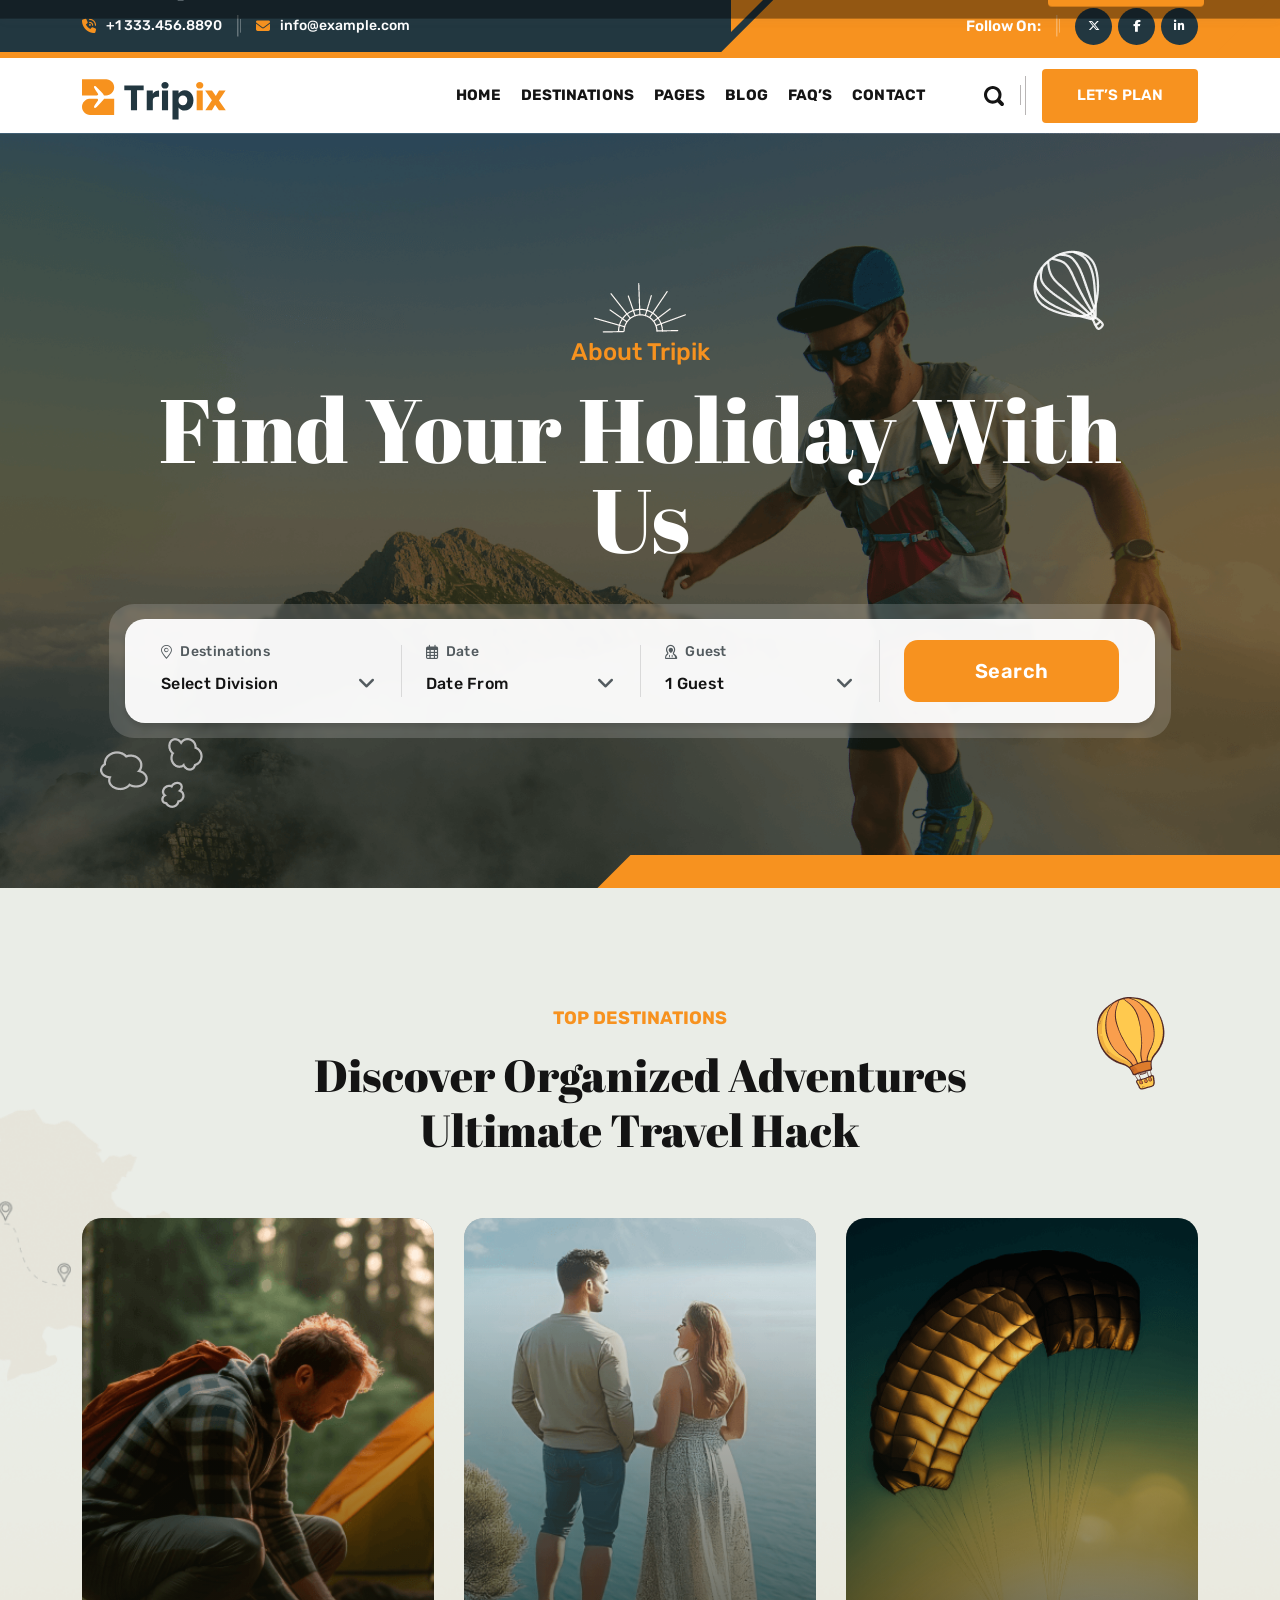
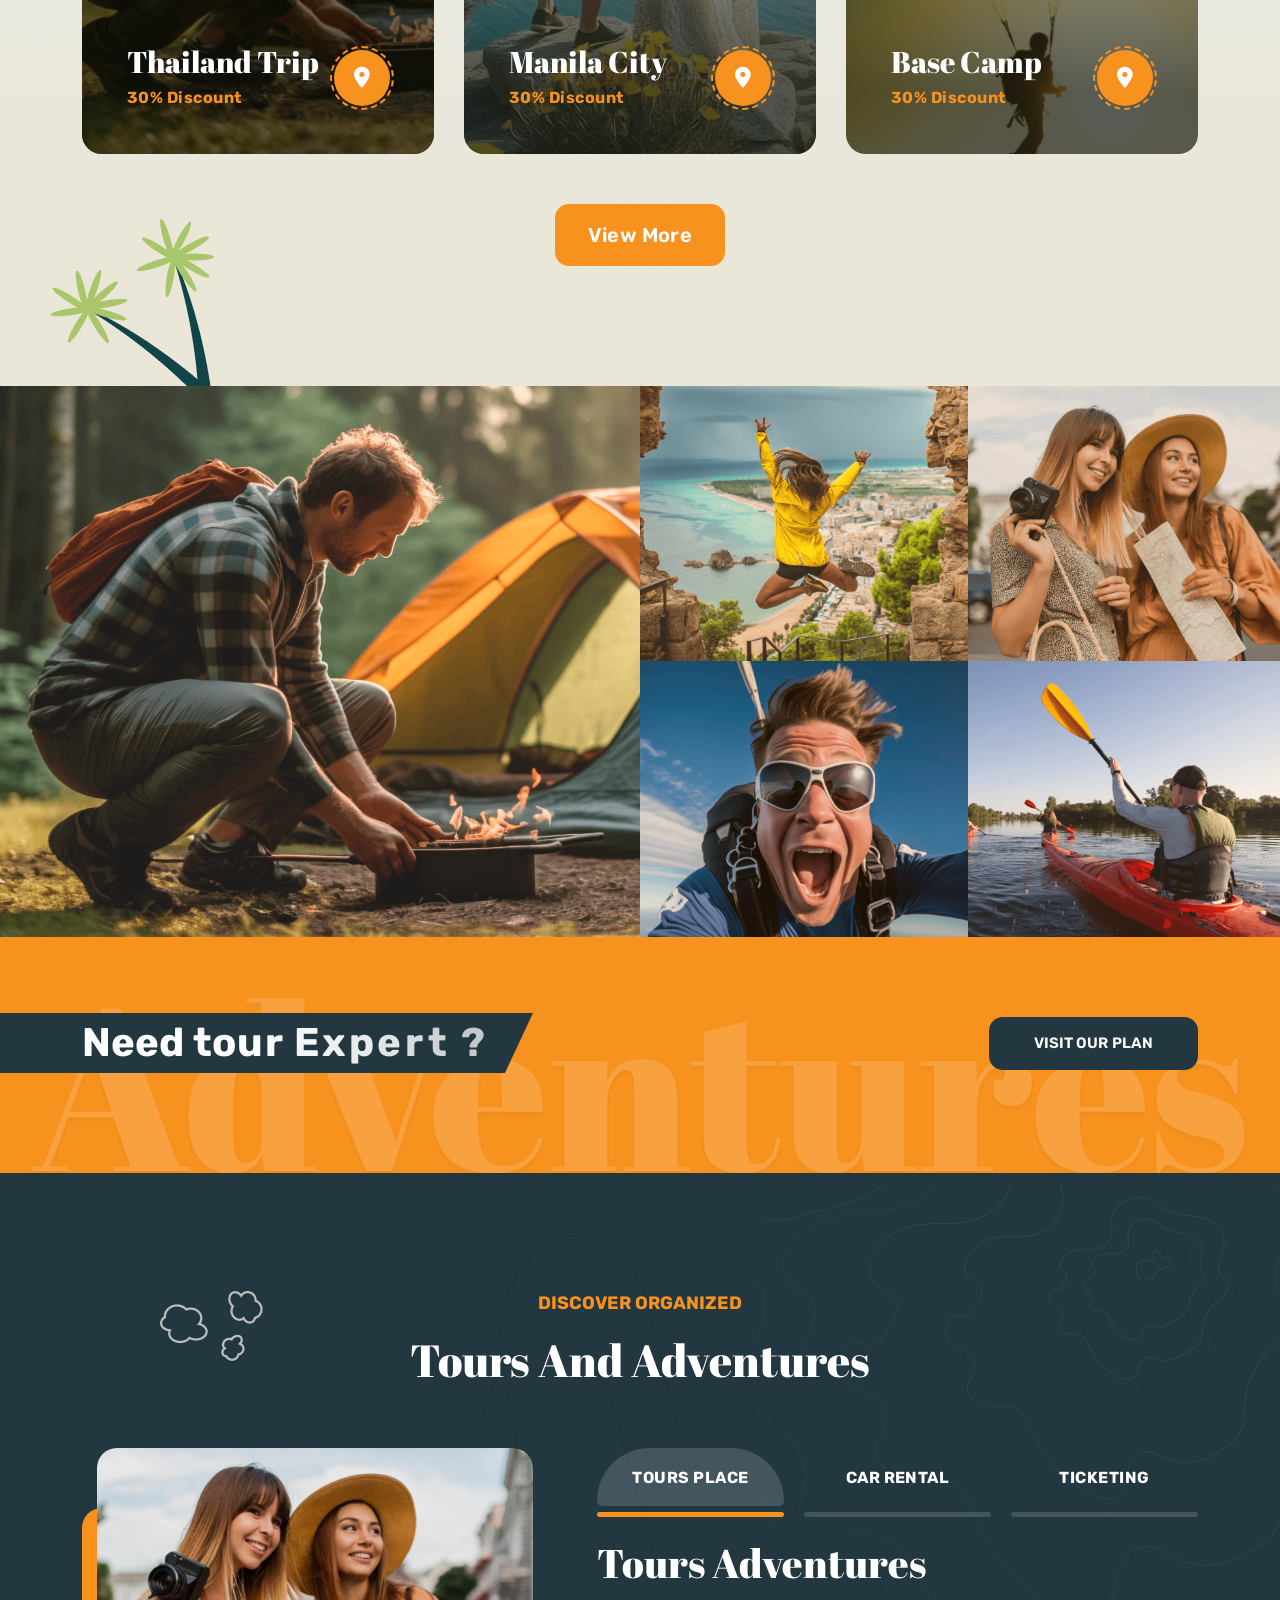
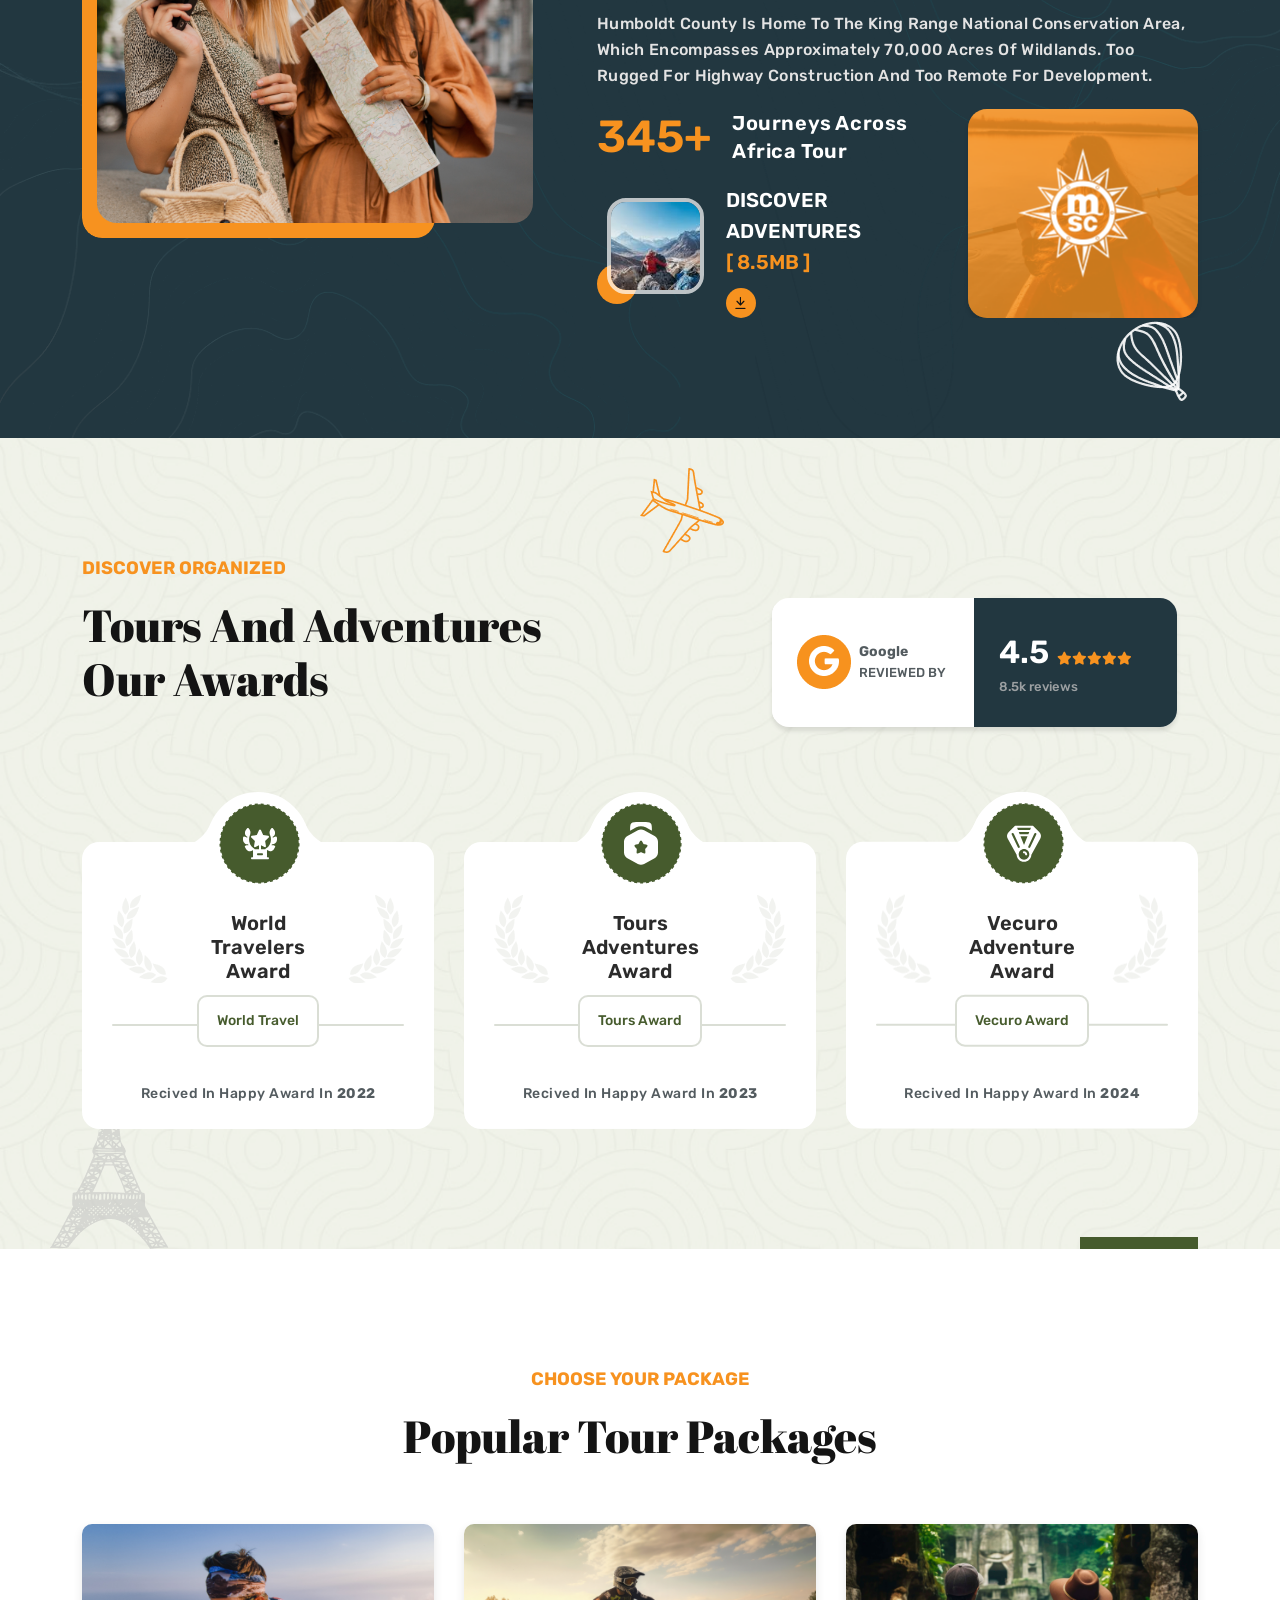
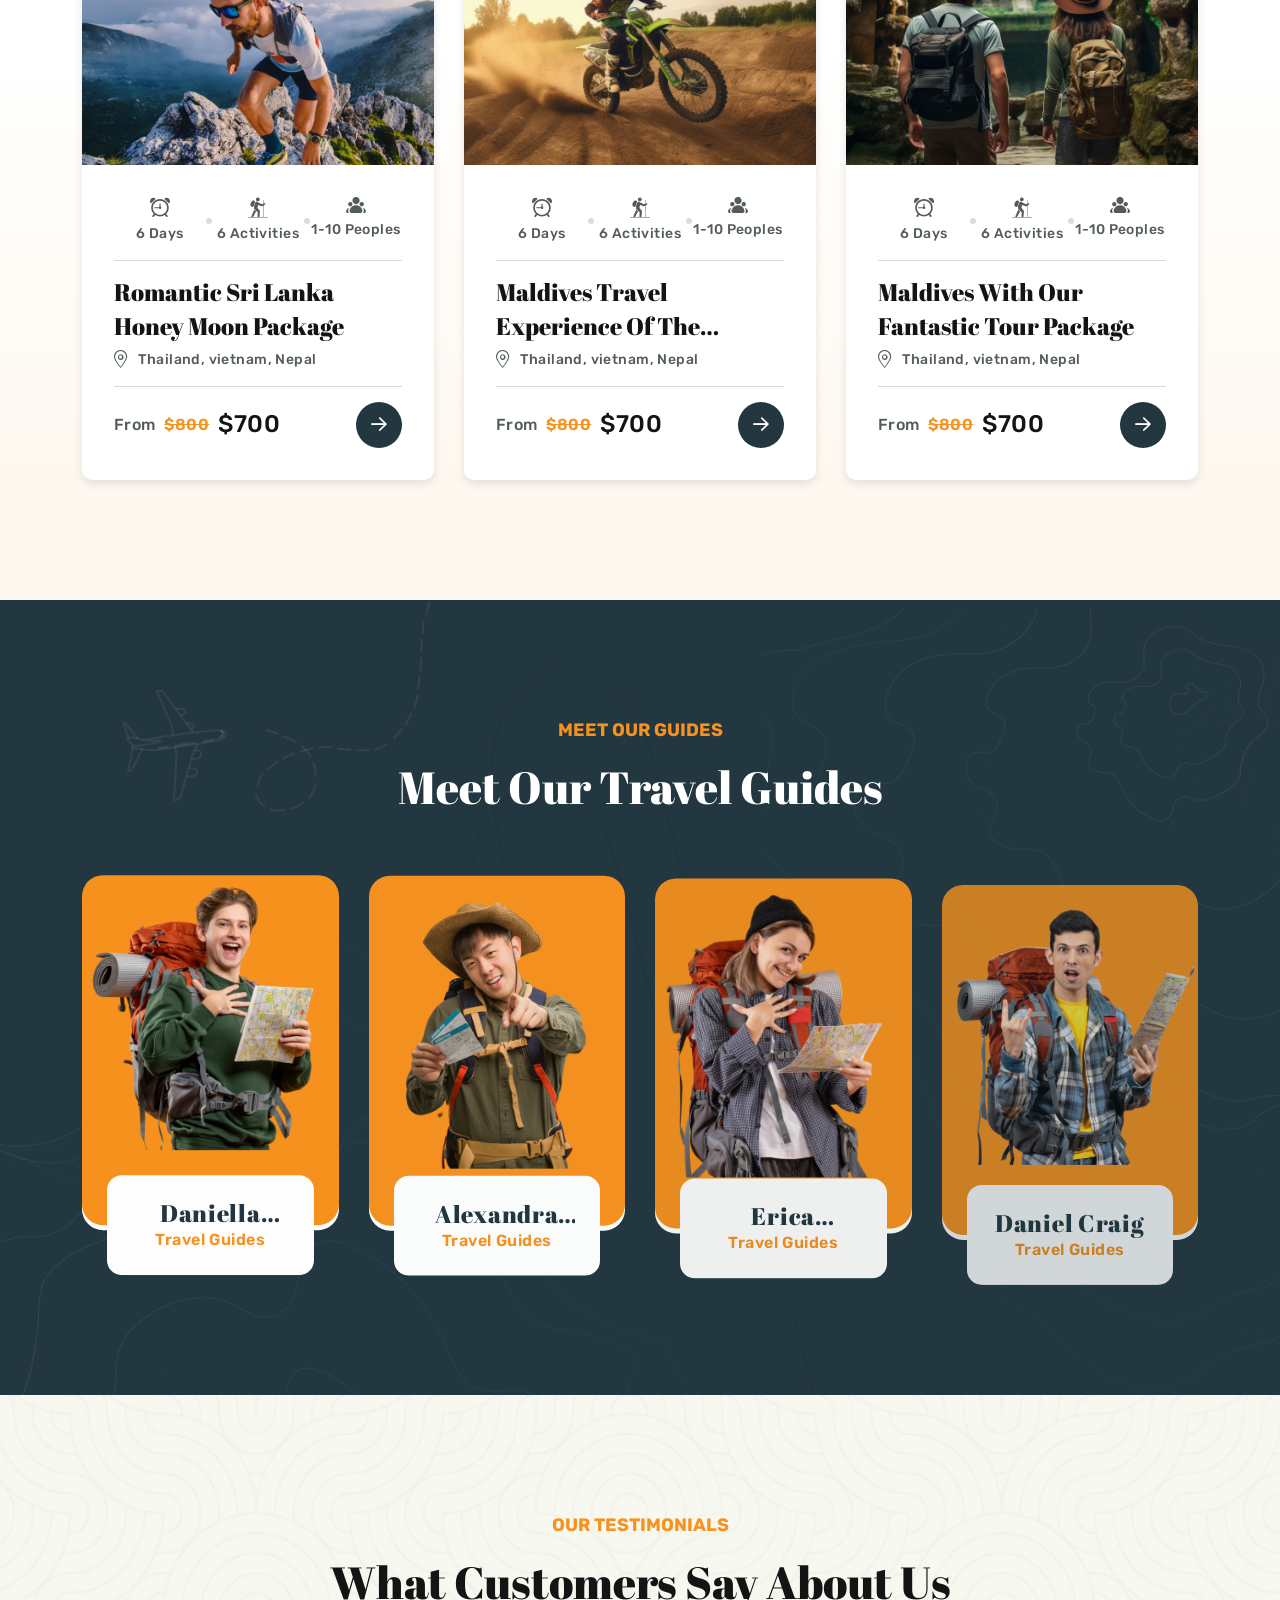
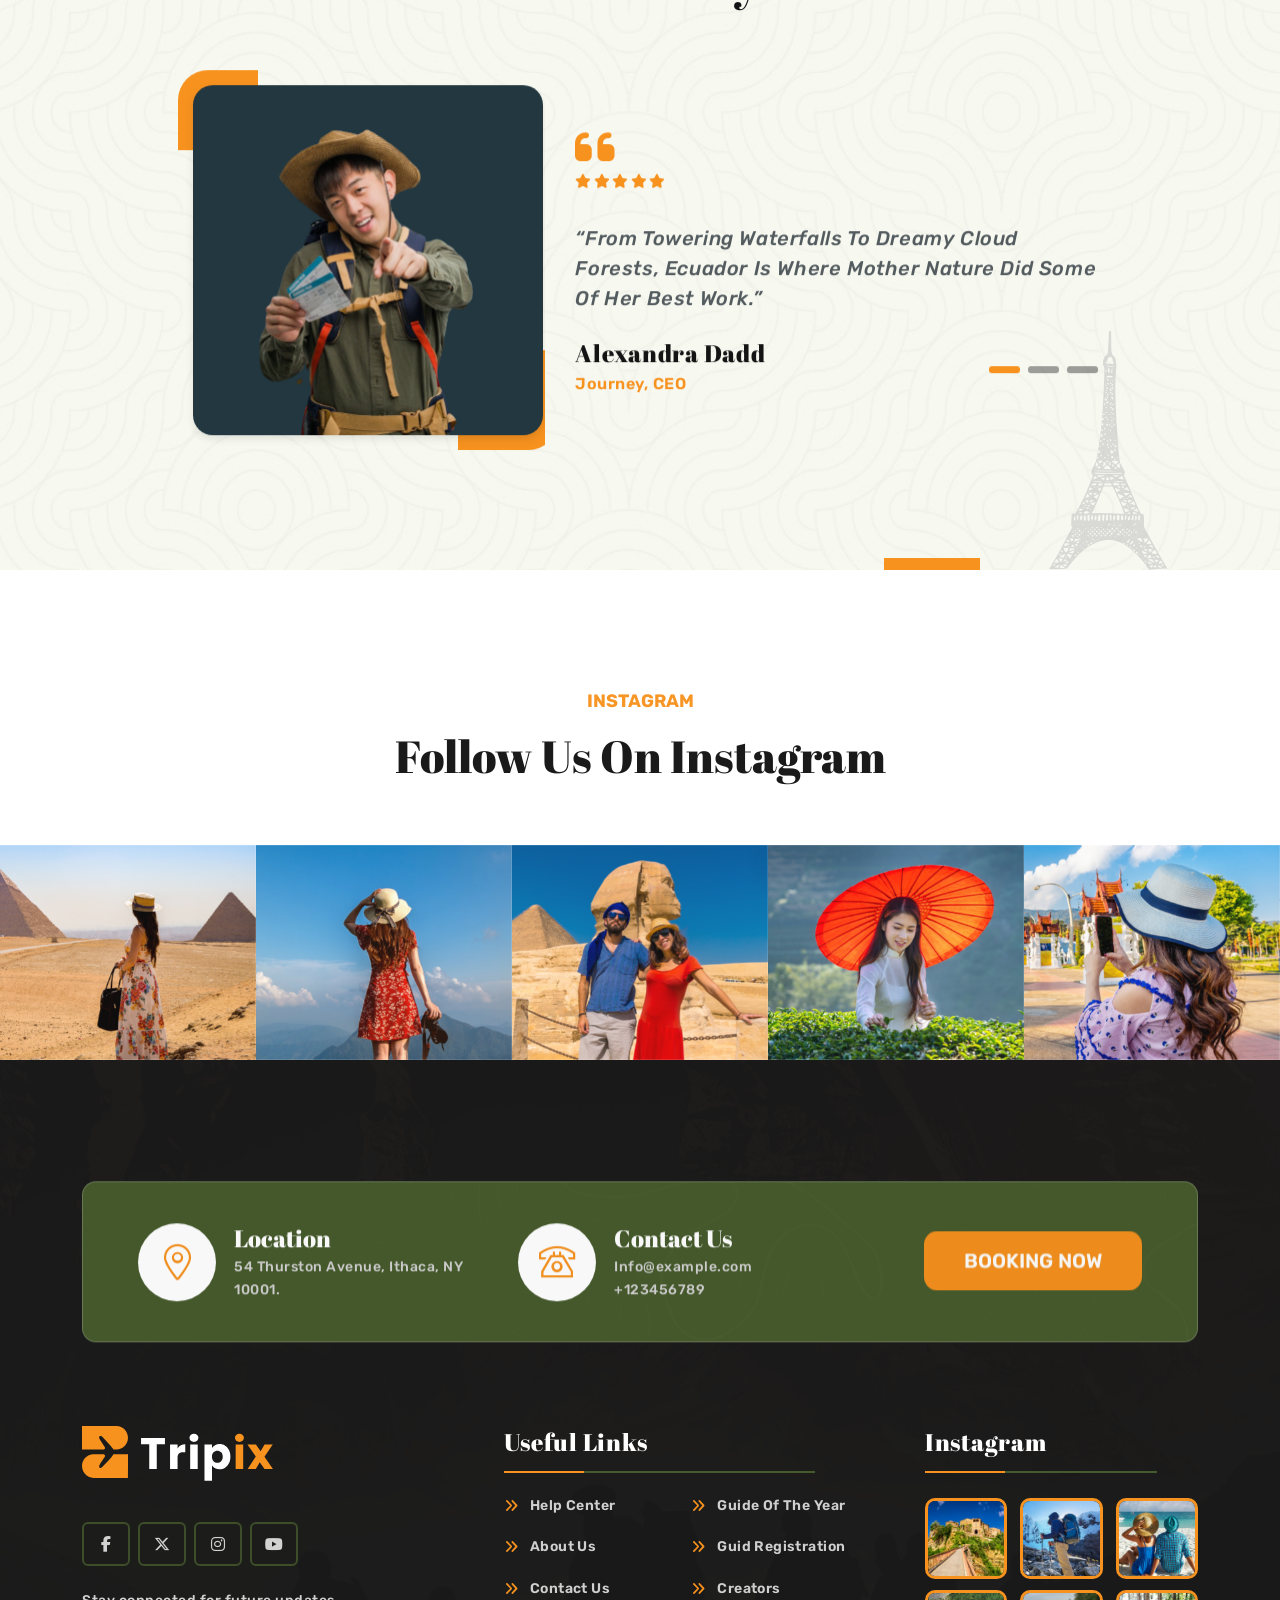
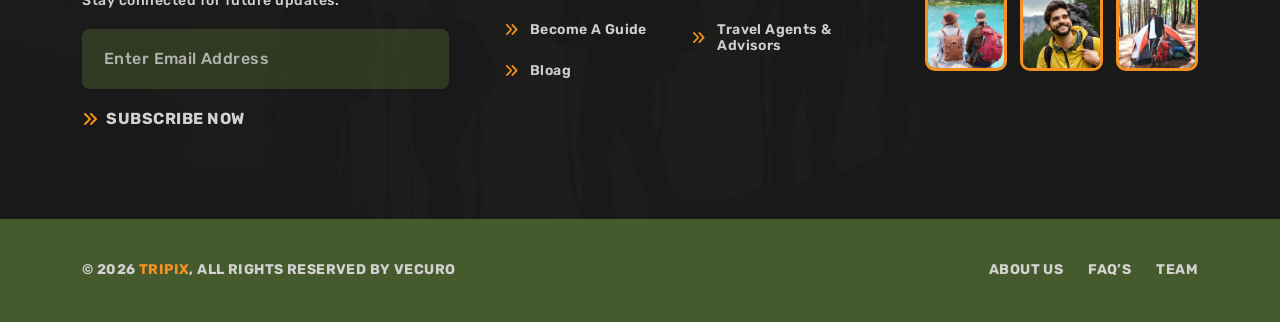
<file: index-2.html>
<!DOCTYPE html>
<html class="no-js" lang="zxx">
  
<!-- Mirrored from html.vecurosoft.com/tripix/tripix-demo/index-2.html by HTTrack Website Copier/3.x [XR&CO'2014], Mon, 23 Feb 2026 04:35:46 GMT -->
<head>
    <meta charset="utf-8" />
    <meta http-equiv="x-ua-compatible" content="ie=edge" />
    <meta name="author" content="https://vecuro.com/" />
    <title>Tripix - Tours & Travels HTML5 Template | Vecuro | Home 2</title>

    <meta
      name="description"
      content="Tripix - Tours & Travels HTML5 Template, a stunning and feature-rich solution for travel agencies and tour operators."
    />
    <meta
      name="keywords"
      content="Tripix, Tours and Travels, HTML5 Template, Vecuro, Travel Agency Template, Tour Operator Template "
    />
    <meta name="robots" content="INDEX,FOLLOW" />
    <meta name="developer" content="Md Kaium Hossain" />

    <!-- Mobile Specific Metas -->
    <meta
      name="viewport"
      content="width=device-width, initial-scale=1, shrink-to-fit=no"
    />
    <!-- Favicons - Place favicon.ico in the root directory -->
    <link
      rel="apple-touch-icon"
      sizes="57x57"
      href="assets/img/favicons/apple-icon-57x57.png"
    />
    <link
      rel="apple-touch-icon"
      sizes="60x60"
      href="assets/img/favicons/apple-icon-60x60.png"
    />
    <link
      rel="apple-touch-icon"
      sizes="72x72"
      href="assets/img/favicons/apple-icon-72x72.png"
    />
    <link
      rel="apple-touch-icon"
      sizes="76x76"
      href="assets/img/favicons/apple-icon-76x76.png"
    />
    <link
      rel="apple-touch-icon"
      sizes="114x114"
      href="assets/img/favicons/apple-icon-114x114.png"
    />
    <link
      rel="apple-touch-icon"
      sizes="120x120"
      href="assets/img/favicons/apple-icon-120x120.png"
    />
    <link
      rel="apple-touch-icon"
      sizes="144x144"
      href="assets/img/favicons/apple-icon-144x144.png"
    />
    <link
      rel="apple-touch-icon"
      sizes="152x152"
      href="assets/img/favicons/apple-icon-152x152.png"
    />
    <link
      rel="apple-touch-icon"
      sizes="180x180"
      href="assets/img/favicons/apple-icon-180x180.png"
    />
    <link
      rel="icon"
      type="image/png"
      sizes="32x32"
      href="assets/img/favicons/favicon-32x32.png"
    />
    <link
      rel="icon"
      type="image/png"
      sizes="96x96"
      href="assets/img/favicons/favicon-96x96.png"
    />
    <link
      rel="icon"
      type="image/png"
      sizes="16x16"
      href="assets/img/favicons/favicon-16x16.png"
    />
    <link rel="manifest" href="assets/img/favicons/manifest.json" />
    <meta name="msapplication-TileColor" content="#ffffff" />
    <meta
      name="msapplication-TileImage"
      content="assets/img/favicons/ms-icon-144x144.png"
    />
    <meta name="theme-color" content="#fff" />
    <!--=================
	  Google Fonts
	================= -->
    <link rel="preconnect" href="https://fonts.googleapis.com/" />
    <link rel="preconnect" href="https://fonts.gstatic.com/" crossorigin />
    <link
      href="https://fonts.googleapis.com/css2?family=Abril+Fatface&amp;family=Bricolage+Grotesque:opsz,wght@12..96,200..800&amp;family=Poppins:ital,wght@0,100;0,200;0,300;0,400;0,500;0,600;0,700;0,800;0,900;1,100;1,200;1,300;1,400;1,500;1,600;1,700;1,800;1,900&amp;family=Rubik:ital,wght@0,300..900;1,300..900&amp;display=swap"
      rel="stylesheet"
    />
    <!--=================
	    All CSS File
	================= -->
    <!-- plugins -->
    <link rel="stylesheet" href="assets/css/plugins.css" />
    <!-- Theme Custom CSS -->
    <link rel="stylesheet" href="assets/css/style.css" />
  </head>

  <body class="vs-body">
    <!--[if lte IE 9]>
      <p class="browserupgrade">
        You are using an <strong>outdated</strong> browser. Please
        <a href="https://browsehappy.com/">upgrade your browser</a> to improve
        your experience and security.
      </p>
    <![endif]-->
    <!--********************************
   		Code Start From Here 
	******************************** -->
    <!--=================
		Preloader
	=================-->
    <div class="preloader">
      <button class="vs-btn preloaderCls">Cancel Preloader</button>
      <div class="preloader-inner">
        <img src="assets/img/logo.svg" alt="logo" />
        <span class="loader"></span>
      </div>
    </div>
    <!--=================
		Mobile Menu
	================= -->
    <div class="vs-menu-wrapper">
      <div class="vs-menu-area text-center">
        <div class="mobile-logo">
          <a href="index.html"
            ><img src="assets/img/logo.svg" alt="Carmax" class="logo"
          /></a>
          <button class="vs-menu-toggle"><i class="fal fa-times"></i></button>
        </div>
        <div class="vs-mobile-menu">
          <ul>
            <li class="menu-item-has-children">
              <a href="javascript:void(0)">Home</a>
              <ul class="sub-menu">
                <li><a href="index.html">Home 1</a></li>
                <li><a href="index-2.html">Home 2</a></li>
                <li><a href="index-3.html">Home 3</a></li>
              </ul>
            </li>
            <li class="menu-item-has-children">
              <a href="javascript:void(0)">Destinations</a>
              <ul class="sub-menu">
                <li><a href="destinations.html">Destinations</a></li>
                <li>
                  <a href="destination-details.html">Destination Details</a>
                </li>
              </ul>
            </li>
            <li class="menu-item-has-children mega-menu-wrap">
              <a href="javascript:void(0)">Pages</a>
              <ul class="mega-menu">
                <li>
                  <a href="javascript:void(0)">Page List 1</a>
                  <ul>
                    <li><a href="index.html">Home 1</a></li>
                    <li><a href="index-2.html">Home 2</a></li>
                    <li><a href="index-3.html">Home 3</a></li>
                    <li><a href="about.html">About</a></li>
                  </ul>
                </li>
                <li>
                  <a href="javascript:void(0)">Page List 2</a>
                  <ul>
                    <li><a href="faq.html">Faq's</a></li>
                    <li><a href="activities.html">Activities</a></li>
                    <li><a href="blog.html">Blog</a></li>
                    <li><a href="blog-details.html">Blog Details</a></li>
                  </ul>
                </li>
                <li>
                  <a href="javascript:void(0)">Page List 3</a>
                  <ul>
                    <li><a href="trips.html">Trips</a></li>
                    <li><a href="destinations.html">Destinations</a></li>
                    <li>
                      <a href="destination-details.html">Destination Details</a>
                    </li>
                    <li><a href="404.html">404 Error</a></li>
                  </ul>
                </li>
                <li>
                  <a href="javascript:void(0)">Page List 4</a>
                  <ul>
                    <li><a href="contact.html">Contact Us</a></li>
                  </ul>
                </li>
              </ul>
            </li>
            <li class="menu-item-has-children">
              <a href="javascript:void(0)">Blog</a>
              <ul class="sub-menu">
                <li><a href="blog.html">Blog</a></li>
                <li><a href="blog-details.html">Blog Details</a></li>
              </ul>
            </li>
            <li class="menu-item-has-children">
              <a href="faq.html">Faq's</a>
            </li>
            <li>
              <a href="contact.html">Contact</a>
            </li>
          </ul>
        </div>
      </div>
    </div>

    <!-- =================
    	Popup Search Box
    ================= -->
    <div class="popup-search-box">
      <button class="searchClose"><i class="fal fa-times"></i></button>
      <form action="#">
        <input
          type="text"
          class="border-theme"
          placeholder="What are you looking for"
        />
        <button type="submit"><i class="fal fa-search"></i></button>
      </form>
    </div>
    <!-- =================
    	Sticky Navbar
    ================= -->
    <div id="navbars" class="header-sticky navbars">
      <div class="container custom-container">
        <div class="row justify-content-between align-items-center">
          <div class="col-auto col-lg-2">
            <button class="vs-menu-toggle d-inline-block d-lg-none">
              <i class="fal fa-bars"></i>
            </button>
            <div class="logo d-none d-lg-block">
              <a href="index.html"
                ><img src="assets/img/logo.svg" alt="Carmax" class="logo"
              /></a>
            </div>
          </div>
          <div class="col-xl-auto col-lg-auto col-sm-3 d-none d-sm-block">
            <nav class="main-menu d-none d-lg-block">
              <ul>
                <li class="menu-item-has-children">
                  <a href="index.html">Home</a>
                  <ul class="sub-menu">
                    <li><a href="index.html">Home 1</a></li>
                    <li><a href="index-2.html">Home 2</a></li>
                    <li><a href="index-3.html">Home 3</a></li>
                  </ul>
                </li>
                <li class="menu-item-has-children">
                  <a href="destinations.html">Destinations</a>
                  <ul class="sub-menu">
                    <li><a href="destinations.html">Destinations</a></li>
                    <li>
                      <a href="destination-details.html">Destination Details</a>
                    </li>
                  </ul>
                </li>
                <li class="menu-item-has-children mega-menu-wrap">
                  <a href="javascript:void(0)">Pages</a>
                  <ul class="mega-menu">
                    <li>
                      <a href="#">Page List 1</a>
                      <ul>
                        <li><a href="index.html">Home 1</a></li>
                        <li><a href="index-2.html">Home 2</a></li>
                        <li><a href="index-3.html">Home 3</a></li>
                        <li><a href="about.html">About</a></li>
                      </ul>
                    </li>
                    <li>
                      <a href="#">Page List 2</a>
                      <ul>
                        <li><a href="faq.html">Faq's</a></li>
                        <li><a href="activities.html">Activities</a></li>
                        <li><a href="blog.html">Blog</a></li>
                        <li><a href="blog-details.html">Blog Details</a></li>
                      </ul>
                    </li>
                    <li>
                      <a href="#">Page List 3</a>
                      <ul>
                        <li><a href="trips.html">Trip</a></li>
                        <li><a href="destinations.html">Destinations</a></li>
                        <li>
                          <a href="destination-details.html"
                            >Destination Details</a
                          >
                        </li>
                        <li><a href="404.html">404 Error</a></li>
                      </ul>
                    </li>
                    <li>
                      <a href="#">Page List 4</a>
                      <ul>
                        <li><a href="contact.html">Contact Us</a></li>
                      </ul>
                    </li>
                  </ul>
                </li>
                <li class="menu-item-has-children">
                  <a href="blog.html">blog</a>
                  <ul class="sub-menu">
                    <li><a href="blog.html">blog</a></li>
                    <li><a href="blog-details.html">Blog Details</a></li>
                  </ul>
                </li>
                <li class="menu-item-has-children">
                  <a href="faq.html">Faq's</a>
                </li>
                <li>
                  <a href="contact.html">Contact</a>
                </li>
              </ul>
            </nav>
            <div class="logo d-lg-none">
              <a href="index.html"
                ><img src="assets/img/logo.svg" alt="Carmax" class="logo"
              /></a>
            </div>
          </div>
          <div class="col-xl-3 col-md-auto col-auto">
            <div class="header-wc style2">
              <button class="wc-link2 searchBoxTggler text-title-color">
                <svg
                  xmlns="http://www.w3.org/2000/svg"
                  width="21"
                  height="20"
                  viewBox="0 0 21 20"
                  fill="none"
                >
                  <path
                    d="M20.4174 16.6954L17.2213 13.4773C19.3155 10.0703 18.8936 5.54217 15.9593 2.58766C12.5328 -0.862552 6.9769 -0.862552 3.55037 2.58766C0.123835 6.03787 0.123835 11.6322 3.55037 15.0824C6.5354 18.088 11.1341 18.4736 14.5333 16.2469L17.7019 19.4335C18.4521 20.1888 19.6711 20.1888 20.4213 19.4335C21.1675 18.6781 21.1675 17.4507 20.4174 16.6954ZM5.711 12.9029C3.48395 10.6604 3.48395 7.00959 5.711 4.76715C7.93805 2.52471 11.5638 2.52471 13.7909 4.76715C16.018 7.00959 16.018 10.6604 13.7909 12.9029C11.5638 15.1453 7.93805 15.1453 5.711 12.9029Z"
                    fill="#F6F5F5"
                  ></path>
                </svg>
              </button>
              <svg
                xmlns="http://www.w3.org/2000/svg"
                width="6"
                height="39"
                viewBox="0 0 6 39"
                fill="none"
              >
                <rect
                  x="5"
                  width="1"
                  height="39"
                  fill="#D9D9D9"
                  fill-opacity="0.7"
                ></rect>
                <rect
                  y="9"
                  width="1"
                  height="20"
                  fill="#D9D9D9"
                  fill-opacity="0.7"
                ></rect>
              </svg>
              <div class="logo d-none d-sm-block">
                <a href="contact.html" class="vs-btn style10">
                  <span>let’s plan</span>
                </a>
              </div>
              <div class="logo d-sm-none">
                <a href="index.html"
                  ><img src="assets/img/logo.svg" alt="Carmax" class="logo"
                /></a>
              </div>
            </div>
          </div>
        </div>
      </div>
    </div>
    <!-- =================
    	Main Section Wrapper
  	================= -->
    <main class="main">
      <!--================= Header Area =================-->
      <header class="vs-header layout2">
        <!-- Main Menu Area -->
        <div class="sticky-wrapper position-relative">
          <div class="header-top-wrap">
            <div class="container custom-container">
              <div class="row">
                <div class="col-lg-12">
                  <div class="header-top">
                    <div
                      class="row g-3 justify-content-between align-items-center"
                    >
                      <div class="col-md-6 d-none d-md-block">
                        <div class="contact-info">
                          <ul class="custom-ul">
                            <li>
                              <i class="fa-solid fa-phone-volume"></i>
                              <a href="tel:+13334568890">+1 333.456.8890</a>
                            </li>
                            <li>
                              <svg
                                xmlns="http://www.w3.org/2000/svg"
                                width="4"
                                height="22"
                                viewBox="0 0 4 22"
                                fill="none"
                              >
                                <line
                                  x1="0.75"
                                  y1="2.774e-08"
                                  x2="0.749999"
                                  y2="21.6114"
                                  stroke="white"
                                  stroke-opacity="0.3"
                                  stroke-width="1.5"
                                />
                                <line
                                  x1="3.5"
                                  y1="3.92926"
                                  x2="3.5"
                                  y2="17.682"
                                  stroke="white"
                                  stroke-opacity="0.3"
                                />
                              </svg>
                            </li>
                            <li>
                              <i class="fa-solid fa-envelope"></i>
                              <a href="mailto:info@example.com">
                                info@example.com
                              </a>
                            </li>
                          </ul>
                        </div>
                      </div>
                      <div class="col-md-6">
                        <div class="social-share">
                          <span class="info-share">Follow on:</span>
                          <svg
                            xmlns="http://www.w3.org/2000/svg"
                            width="4"
                            height="22"
                            viewBox="0 0 4 22"
                            fill="none"
                          >
                            <line
                              x1="0.75"
                              y1="2.774e-08"
                              x2="0.749999"
                              y2="21.6114"
                              stroke="white"
                              stroke-opacity="0.3"
                              stroke-width="1.5"
                            />
                            <line
                              x1="3.5"
                              y1="3.92941"
                              x2="3.5"
                              y2="17.6821"
                              stroke="white"
                              stroke-opacity="0.3"
                            />
                          </svg>
                          <ul class="custom-ul">
                            <li>
                              <a href="https://x.com/" target="_blank">
                                <i class="fa-brands fa-x-twitter"></i>
                              </a>
                            </li>
                            <li>
                              <a
                                href="https://www.facebook.com/"
                                target="_blank"
                              >
                                <i class="fab fa-facebook-f"></i>
                              </a>
                            </li>
                            <li>
                              <a
                                href="https://www.linkedin.com/"
                                target="_blank"
                              >
                                <i class="fab fa-linkedin-in"></i>
                              </a>
                            </li>
                          </ul>
                        </div>
                      </div>
                    </div>
                  </div>
                </div>
              </div>
            </div>
          </div>
          <div class="header-bottom">
            <div class="container custom-container">
              <div class="row justify-content-between align-items-center">
                <div class="col-xl-3 col-lg-auto">
                  <div
                    class="header-logo d-flex justify-content-between align-items-center"
                  >
                    <a href="index.html"
                      ><img
                        src="assets/img/logo-v2.svg"
                        alt="Luxrio"
                        class="logo"
                    /></a>
                    <div class="d-flex align-items-center gap-3">
                      <button class="wc-link2 searchBoxTggler d-lg-none">
                        <svg
                          xmlns="http://www.w3.org/2000/svg"
                          width="21"
                          height="20"
                          viewBox="0 0 21 20"
                          fill="none"
                        >
                          <path
                            d="M20.4174 16.6954L17.2213 13.4773C19.3155 10.0703 18.8936 5.54217 15.9593 2.58766C12.5328 -0.862552 6.9769 -0.862552 3.55037 2.58766C0.123835 6.03787 0.123835 11.6322 3.55037 15.0824C6.5354 18.088 11.1341 18.4736 14.5333 16.2469L17.7019 19.4335C18.4521 20.1888 19.6711 20.1888 20.4213 19.4335C21.1675 18.6781 21.1675 17.4507 20.4174 16.6954ZM5.711 12.9029C3.48395 10.6604 3.48395 7.00959 5.711 4.76715C7.93805 2.52471 11.5638 2.52471 13.7909 4.76715C16.018 7.00959 16.018 10.6604 13.7909 12.9029C11.5638 15.1453 7.93805 15.1453 5.711 12.9029Z"
                            fill="#141414"
                          ></path>
                        </svg>
                      </button>
                      <button
                        class="vs-menu-toggle style2 d-inline-block d-lg-none"
                      >
                        <i class="fal fa-bars"></i>
                      </button>
                    </div>
                  </div>
                </div>
                <div
                  class="col-xl-9 col-lg-auto d-none d-lg-flex justify-content-end gap-md-4 gap-xl-5"
                >
                  <nav class="main-menu menu-style1 v2 d-none d-lg-block">
                    <ul
                      class="d-flex justify-content-center align-items-center"
                    >
                      <li class="menu-item-has-children">
                        <a href="index.html">Home</a>
                        <ul class="sub-menu">
                          <li><a href="index.html">Home 1</a></li>
                          <li><a href="index-2.html">Home 2</a></li>
                          <li><a href="index-3.html">Home 3</a></li>
                        </ul>
                      </li>
                      <li class="menu-item-has-children">
                        <a href="destinations.html">Destinations</a>
                        <ul class="sub-menu">
                          <li><a href="destinations.html">Destinations</a></li>
                          <li>
                            <a href="destination-details.html"
                              >Destination Details</a
                            >
                          </li>
                        </ul>
                      </li>
                      <li class="menu-item-has-children mega-menu-wrap">
                        <a href="javascript:void(0)">Pages</a>
                        <ul class="mega-menu">
                          <li>
                            <a href="#">Page List 1</a>
                            <ul>
                              <li><a href="index.html">Home 1</a></li>
                              <li><a href="index-2.html">Home 2</a></li>
                              <li><a href="index-3.html">Home 3</a></li>
                              <li><a href="about.html">About</a></li>
                            </ul>
                          </li>
                          <li>
                            <a href="#">Page List 2</a>
                            <ul>
                              <li><a href="faq.html">Faq's</a></li>
                              <li><a href="activities.html">Activities</a></li>
                              <li><a href="blog.html">Blog</a></li>
                              <li>
                                <a href="blog-details.html">Blog Details</a>
                              </li>
                            </ul>
                          </li>
                          <li>
                            <a href="#">Page List 3</a>
                            <ul>
                              <li><a href="trips.html">Trips</a></li>
                              <li>
                                <a href="destinations.html">Destinations</a>
                              </li>
                              <li>
                                <a href="destination-details.html"
                                  >Destination Details</a
                                >
                              </li>
                              <li><a href="404.html">404 Error</a></li>
                            </ul>
                          </li>
                          <li>
                            <a href="#">Page List 4</a>
                            <ul>
                              <li><a href="contact.html">Contact Us</a></li>
                            </ul>
                          </li>
                        </ul>
                      </li>
                      <li class="menu-item-has-children">
                        <a href="blog.html">blog</a>
                        <ul class="sub-menu">
                          <li><a href="blog.html">blog</a></li>
                          <li><a href="blog-details.html">blog details</a></li>
                        </ul>
                      </li>
                      <li>
                        <a href="faq.html">Faq’s</a>
                      </li>
                      <li>
                        <a href="contact.html">Contact</a>
                      </li>
                    </ul>
                  </nav>
                  <div class="header-wc style2">
                    <button class="wc-link2 searchBoxTggler">
                      <svg
                        xmlns="http://www.w3.org/2000/svg"
                        width="21"
                        height="20"
                        viewBox="0 0 21 20"
                        fill="none"
                        class="text-title-color"
                      >
                        <path
                          d="M20.4174 16.6954L17.2213 13.4773C19.3155 10.0703 18.8936 5.54217 15.9593 2.58766C12.5328 -0.862552 6.9769 -0.862552 3.55037 2.58766C0.123835 6.03787 0.123835 11.6322 3.55037 15.0824C6.5354 18.088 11.1341 18.4736 14.5333 16.2469L17.7019 19.4335C18.4521 20.1888 19.6711 20.1888 20.4213 19.4335C21.1675 18.6781 21.1675 17.4507 20.4174 16.6954ZM5.711 12.9029C3.48395 10.6604 3.48395 7.00959 5.711 4.76715C7.93805 2.52471 11.5638 2.52471 13.7909 4.76715C16.018 7.00959 16.018 10.6604 13.7909 12.9029C11.5638 15.1453 7.93805 15.1453 5.711 12.9029Z"
                          fill="currentColor"
                        />
                      </svg>
                    </button>
                    <svg
                      xmlns="http://www.w3.org/2000/svg"
                      width="6"
                      height="39"
                      viewBox="0 0 6 39"
                      fill="none"
                    >
                      <rect
                        x="5"
                        width="1"
                        height="39"
                        fill="#9A9696"
                        fill-opacity="0.7"
                      />
                      <rect
                        y="9"
                        width="1"
                        height="20"
                        fill="#9A9696"
                        fill-opacity="0.7"
                      />
                    </svg>
                    <a href="blog-details.html" class="vs-btn style8">
                      <span>let’s plan</span>
                    </a>
                  </div>
                </div>
              </div>
            </div>
          </div>
        </div>
      </header>
      <!--================= Header Area end =================-->
      <!--================= Hero Area =================-->
      <section
        class="z-index-common hero-layout1 style2 overflow-clip"
        data-bg-src="assets/img/hero/hero-layout2-bg.png"
      >
        <img
          src="assets/img/icons/cloud.png"
          alt="icon"
          class="icon-cloud animate-parachute"
        />
        <img
          src="assets/img/icons/ballon-sclation.png"
          alt="icon"
          class="icon-ballon-sclation animate-parachute"
        />
        <div class="container-fluid p-xl-0">
          <div class="row justify-content-center">
            <div class="col-xl-10 col-xxl-7">
              <div class="hero-content text-center">
                <img
                  class="fade-anim"
                  data-delay="0.70"
                  data-direction="bottom"
                  src="assets/img/icons/hero-sun.png"
                  alt="icon"
                />
                <div class="title-area text-center">
                  <span class="sec-subtitle fade-anim" data-delay="0.75"
                    >about tripik</span
                  >
                  <h1
                    class="sec-title text-white-color move-anim"
                    data-delay="0.76"
                  >
                    Find your holiday <br class="d-none d-xxl-block" />
                    with us
                  </h1>
                </div>
                <div
                  class="search-box fade-anim"
                  data-delay="0.77"
                  data-direction="top"
                >
                  <form action="https://html.vecurosoft.com/tripix/tripix-demo/index.html" class="align-items-center">
                    <!-- Destination Field -->
                    <div class="form-group ps-0">
                      <label
                        for="select-division"
                        class="form-label d-flex align-items-center"
                      >
                        <i class="fa-sharp fa-light fa-location-dot me-2"></i>
                        Destinations
                      </label>
                      <select
                        id="select-division"
                        name="division"
                        class="form-select"
                        required
                      >
                        <option value="" disabled selected hidden>
                          Select Division
                        </option>
                        <option value="Barishal">Barishal</option>
                        <option value="Chattogram">Chattogram</option>
                        <option value="Dhaka">Dhaka</option>
                        <option value="Khulna">Khulna</option>
                        <option value="Mymensingh">Mymensingh</option>
                        <option value="Rajshahi">Rajshahi</option>
                        <option value="Rangpur">Rangpur</option>
                        <option value="Sylhet">Sylhet</option>
                      </select>
                    </div>
                    <!-- Date Field -->
                    <div class="form-group">
                      <label
                        for="search-date"
                        class="form-label d-flex align-items-center"
                      >
                        <i class="fa-regular fa-calendar-days me-2"></i>
                        Date
                      </label>
                      <input
                        type="text"
                        id="search-date"
                        name="searchDate"
                        class="form-select"
                        placeholder="Date from"
                        readonly
                      />
                    </div>
                    <!-- Guest Field -->
                    <div class="form-group">
                      <label
                        for="guest-dropdown"
                        class="form-label d-flex align-items-center"
                      >
                        <i class="fa-regular fa-user-hoodie me-2"></i> Guest
                      </label>
                      <select
                        id="guest-dropdown"
                        name="guest"
                        class="form-select"
                      >
                        <option value="1">1 Guest</option>
                        <option value="2">2 Guests</option>
                        <option value="3">3 Guests</option>
                        <option value="4">4 Guests</option>
                        <option value="5">5 Guests</option>
                      </select>
                    </div>
                    <!-- Submit Button -->
                    <div class="form-group pe-0">
                      <button type="submit" class="vs-btn style4 w-100">
                        Search
                      </button>
                    </div>
                  </form>
                </div>
              </div>
            </div>
          </div>
        </div>
      </section>
      <!--================= Hero Area end =================-->

      <!--================= Destination Area start =================-->
      <section
        class="vs-destination-style1 bg-third-theme-12 overflow-hidden space"
        data-bg-src="assets/img/bg/about-trip-bg.png"
      >
        <img
          class="des-icon-1 animate-parachute"
          src="assets/img/icons/destination-icon-1.png"
          alt="icon"
        />
        <img
          class="des-icon-2 animate-tree"
          src="assets/img/icons/destination-icon-2.png"
          alt="icon"
        />
        <div class="container">
          <div class="row">
            <div class="col-lg-auto mx-auto">
              <div class="title-area text-center">
                <span class="sec-subtitle fade-anim" data-direction="bottom"
                  >Top Destinations</span
                >
                <h2 class="sec-title fade-anim" data-direction="top">
                  Discover Organized Adventures <br />
                  Ultimate Travel Hack
                </h2>
              </div>
            </div>
          </div>
          <div class="row g-4">
            <div
              class="col-md-6 col-xl-4 fade-anim"
              data-delay="0.30"
              data-direction="left"
            >
              <div class="destination-box style-2">
                <div class="destination-thumb">
                  <img
                    src="assets/img/destination/destination-2-1.png"
                    alt="destination"
                    class="w-100"
                  />
                </div>
                <div class="destination-content">
                  <div class="info">
                    <h4 class="text-white text-capitalize">
                      <a href="destination-details.html">thailand trip</a>
                    </h4>
                    <span class="text-theme-color d-block">30% discount</span>
                  </div>
                  <a href="#" class="icon bg-theme-color text-white-color">
                    <i class="fa-solid fa-location-dot"></i>
                  </a>
                </div>
              </div>
            </div>
            <div
              class="col-md-6 col-xl-4 fade-anim"
              data-delay="0.45"
              data-direction="left"
            >
              <div class="destination-box style-2">
                <div class="destination-thumb">
                  <img
                    src="assets/img/destination/destination-2-2.png"
                    alt="destination"
                    class="w-100"
                  />
                </div>
                <div class="destination-content">
                  <div class="info">
                    <h4 class="text-white text-capitalize">
                      <a href="destination-details.html">manila city</a>
                    </h4>
                    <span class="text-theme-color d-block">30% discount</span>
                  </div>
                  <a href="#" class="icon bg-theme-color text-white-color">
                    <i class="fa-solid fa-location-dot"></i>
                  </a>
                </div>
              </div>
            </div>
            <div
              class="col-md-6 col-xl-4 fade-anim"
              data-delay="0.60"
              data-direction="left"
            >
              <div class="destination-box style-2">
                <div class="destination-thumb">
                  <img
                    src="assets/img/destination/destination-2-3.png"
                    alt="destination"
                    class="w-100"
                  />
                </div>
                <div class="destination-content">
                  <div class="info">
                    <h4 class="text-white text-capitalize">
                      <a href="destination-details.html">Base Camp</a>
                    </h4>
                    <span class="text-theme-color d-block">30% discount</span>
                  </div>
                  <a href="#" class="icon bg-theme-color text-white-color">
                    <i class="fa-solid fa-location-dot"></i>
                  </a>
                </div>
              </div>
            </div>
          </div>
          <div class="row">
            <div class="col-12">
              <div class="text-center mt-50 fade-anim">
                <a href="destinations.html" class="vs-btn style4">
                  <span>view more</span>
                </a>
              </div>
            </div>
          </div>
        </div>
      </section>
      <!--================= Destination Area end =================-->

      <!--================= Destination Gallery Area start =================-->
      <div class="vs-destination-gallery-style1 overflow-hidden">
        <div class="row destination-gallery">
          <div class="col-lg-6 p-0">
            <div class="destination-gallery-box h-100">
              <img
                src="assets/img/destination-galler/destination-gallery-1-1.png"
                alt="destination-gallery"
                class="w-100 h-100"
              />
              <div class="icon-box">
                <a
                  href="assets/img/destination-galler/destination-gallery-1-1.png"
                  title="Destination Gallery-1"
                  class=""
                >
                  <i class="fa-solid fa-eye"></i>
                </a>
              </div>
              <span class="content"> wedding </span>
            </div>
          </div>
          <div class="col-lg-6">
            <div class="row">
              <div class="col-sm-6 p-0">
                <div class="destination-gallery-box h-100">
                  <img
                    src="assets/img/destination-galler/destination-gallery-1-2.png"
                    alt="destination-gallery"
                    class="w-100 h-100"
                  />
                  <div class="icon-box">
                    <a
                      href="assets/img/destination-galler/destination-gallery-1-2.png"
                      title="Destination Gallery-1"
                      class=""
                    >
                      <i class="fa-solid fa-eye"></i>
                    </a>
                  </div>
                  <span class="content"> wedding </span>
                </div>
              </div>
              <div class="col-sm-6 p-0">
                <div class="destination-gallery-box h-100">
                  <img
                    src="assets/img/destination-galler/destination-gallery-1-3.png"
                    alt="destination-gallery"
                    class="w-100 h-100"
                  />
                  <div class="icon-box">
                    <a
                      href="assets/img/destination-galler/destination-gallery-1-3.png"
                      title="Destination Gallery-1"
                      class=""
                    >
                      <i class="fa-solid fa-eye"></i>
                    </a>
                  </div>
                  <span class="content"> wedding </span>
                </div>
              </div>
              <div class="col-sm-6 p-0">
                <div class="destination-gallery-box h-100">
                  <img
                    src="assets/img/destination-galler/destination-gallery-1-4.png"
                    alt="destination-gallery"
                    class="w-100 h-100"
                  />
                  <div class="icon-box">
                    <a
                      href="assets/img/destination-galler/destination-gallery-1-4.png"
                      title="Destination Gallery-1"
                      class=""
                    >
                      <i class="fa-solid fa-eye"></i>
                    </a>
                  </div>
                  <span class="content"> wedding </span>
                </div>
              </div>
              <div class="col-sm-6 p-0">
                <div class="destination-gallery-box h-100">
                  <img
                    src="assets/img/destination-galler/destination-gallery-1-5.png"
                    alt="destination-gallery"
                    class="w-100 h-100"
                  />
                  <div class="icon-box">
                    <a
                      href="assets/img/destination-galler/destination-gallery-1-5.png"
                      title="Destination Gallery-1"
                      class=""
                    >
                      <i class="fa-solid fa-eye"></i>
                    </a>
                  </div>
                  <span class="content"> wedding </span>
                </div>
              </div>
            </div>
          </div>
        </div>
      </div>
      <!--================= Destination Gallery Area end =================-->

      <!--================= Feature Area start =================-->
      <div class="vs-feature-style1 position-relative bg-theme-color">
        <div class="container">
          <div class="row g-4 align-items-center">
            <div class="col-md-7 mt-md-0">
              <h3
                class="feature-expert text-white-color ff-rubik fw-bold text-center text-md-start char-animation"
              >
                Need tour Expert ?
              </h3>
            </div>
            <div
              class="col-md-5 mt-md-0 d-flex justify-content-center justify-content-md-end btn-trigger btn-bounce"
            >
              <a class="vs-btn style-4 bg-second-theme-color" href="about.html"
                >Visit Our plan</a
              >
            </div>
          </div>
        </div>
        <h2 class="position-absolute text-white-color">Adventures</h2>
      </div>
      <!--================= Feature Area end =================-->

      <!--================= Services Area end =================-->
      <div
        class="vs-services-style2 space bg-second-theme-color"
        data-bg-src="assets/img/bg/services-style2-bg.png"
      >
        <img
          src="assets/img/icons/cloud.png"
          alt="icon"
          class="vs-services-style2-icon-1 animate-parachute"
        />
        <img
          src="assets/img/icons/ballon-sclation.png"
          alt="icon"
          class="vs-services-style2-icon-2 animate-parachute"
        />
        <div class="container">
          <div class="row">
            <div class="col-lg-auto mx-auto">
              <div class="title-area text-center">
                <span class="sec-subtitle fade-anim" data-direction="bottom"
                  >Discover Organized</span
                >
                <h2
                  class="sec-title text-white-color fade-anim"
                  data-direction="top"
                >
                  Tours and Adventures
                </h2>
              </div>
            </div>
          </div>
          <div
            class="row g-4 gx-xxl-5 align-items-center align-items-xl-start overflow-hidden"
          >
            <div class="col-xl-5">
              <div class="service-thumb-box fade-anim" data-direction="top">
                <img
                  src="assets/img/services/services-thumb-2-1.png"
                  alt="service-thumb"
                  class="w-100"
                  data-speed=".8"
                />
              </div>
            </div>
            <div class="col-xl-7">
              <div class="service-content-box">
                <ul class="nav nav-pills mb-3" id="pills-tab" role="tablist">
                  <li class="nav-item" role="presentation">
                    <button
                      class="nav-link active"
                      id="pills-one-tab"
                      data-bs-toggle="pill"
                      data-bs-target="#pills-one"
                      type="button"
                      role="tab"
                      aria-controls="pills-one"
                      aria-selected="true"
                    >
                      TOURS PLACE
                    </button>
                  </li>
                  <li class="nav-item" role="presentation">
                    <button
                      class="nav-link"
                      id="pills-two-tab"
                      data-bs-toggle="pill"
                      data-bs-target="#pills-two"
                      type="button"
                      role="tab"
                      aria-controls="pills-two"
                      aria-selected="false"
                    >
                      CAR RENTAL
                    </button>
                  </li>
                  <li class="nav-item" role="presentation">
                    <button
                      class="nav-link"
                      id="pills-three-tab"
                      data-bs-toggle="pill"
                      data-bs-target="#pills-three"
                      type="button"
                      role="tab"
                      aria-controls="pills-three"
                      aria-selected="false"
                    >
                      TICKETING
                    </button>
                  </li>
                </ul>
                <div class="tab-content" id="pills-tabContent">
                  <div
                    class="tab-pane fade show active"
                    id="pills-one"
                    role="tabpanel"
                    aria-labelledby="pills-one-tab"
                    tabindex="0"
                  >
                    <h3 class="service-title text-white-color">
                      Tours Adventures
                    </h3>
                    <p class="">
                      Humboldt County is home to the King Range National
                      Conservation Area, which encompasses approximately 70,000
                      acres of wildlands. Too rugged for highway construction
                      and too remote for development.
                    </p>
                    <div class="service-info">
                      <div class="jurny">
                        <div class="jurny-info">
                          <h2 class="jurny-number">
                            345
                            <em>+</em>
                          </h2>
                          <h5 class="title">journeys across Africa tour</h5>
                        </div>
                        <div class="info-download-area">
                          <div class="download-img">
                            <img
                              src="assets/img/services/services-info-download-img.png"
                              alt="img"
                            />
                          </div>
                          <div class="download-info">
                            <h6 class="download-title text-white-color">
                              Discover Adventures
                            </h6>
                            <h6 class="download-size text-theme-color">
                              [ 8.5mb ]
                            </h6>
                            <a
                              href="assets/img/services/services-thumb-2-1.png"
                              download
                            >
                              <i class="fa-regular fa-arrow-down-to-line"></i>
                            </a>
                          </div>
                        </div>
                      </div>
                      <div class="service-img">
                        <img
                          src="assets/img/services/services-thumb-2-1.1.png"
                          alt="img"
                        />
                        <img
                          src="assets/img/services/services-thumb-2-1.abs.png"
                          alt="img"
                        />
                      </div>
                    </div>
                  </div>
                  <div
                    class="tab-pane fade"
                    id="pills-two"
                    role="tabpanel"
                    aria-labelledby="pills-two-tab"
                    tabindex="0"
                  >
                    <h3 class="service-title text-white-color">
                      Tours Adventures
                    </h3>
                    <p class="">
                      Humboldt County is home to the King Range National
                      Conservation Area, which encompasses approximately 70,000
                      acres of wildlands. Too rugged for highway construction
                      and too remote for development.
                    </p>
                    <div class="service-info">
                      <div class="jurny">
                        <div class="jurny-info">
                          <h2 class="jurny-number">
                            345
                            <em>+</em>
                          </h2>
                          <h5 class="title">journeys across Africa tour</h5>
                        </div>
                        <div class="info-download-area">
                          <div class="download-img">
                            <img
                              src="assets/img/services/services-info-download-img.png"
                              alt="img"
                            />
                          </div>
                          <div class="download-info">
                            <h6 class="download-title text-white-color">
                              Discover Adventures
                            </h6>
                            <h6 class="download-size text-theme-color">
                              [ 8.5mb ]
                            </h6>
                            <a
                              href="assets/img/services/services-thumb-2-1.png"
                              download
                            >
                              <i class="fa-regular fa-arrow-down-to-line"></i>
                            </a>
                          </div>
                        </div>
                      </div>
                      <div class="service-img">
                        <img
                          src="assets/img/services/services-thumb-2-1.1.png"
                          alt="img"
                        />
                        <img
                          src="assets/img/services/services-thumb-2-1.abs.png"
                          alt="img"
                        />
                      </div>
                    </div>
                  </div>
                  <div
                    class="tab-pane fade"
                    id="pills-three"
                    role="tabpanel"
                    aria-labelledby="pills-three-tab"
                    tabindex="0"
                  >
                    <h3 class="service-title text-white-color">
                      Tours Adventures
                    </h3>
                    <p class="">
                      Humboldt County is home to the King Range National
                      Conservation Area, which encompasses approximately 70,000
                      acres of wildlands. Too rugged for highway construction
                      and too remote for development.
                    </p>
                    <div class="service-info">
                      <div class="jurny">
                        <div class="jurny-info">
                          <h2 class="jurny-number">
                            345
                            <em>+</em>
                          </h2>
                          <h5 class="title">journeys across Africa tour</h5>
                        </div>
                        <div class="info-download-area">
                          <div class="download-img">
                            <img
                              src="assets/img/services/services-info-download-img.png"
                              alt="img"
                            />
                          </div>
                          <div class="download-info">
                            <h6 class="download-title text-white-color">
                              Discover Adventures
                            </h6>
                            <h6 class="download-size text-theme-color">
                              [ 8.5mb ]
                            </h6>
                            <a
                              href="assets/img/services/services-thumb-2-1.png"
                              download
                            >
                              <i class="fa-regular fa-arrow-down-to-line"></i>
                            </a>
                          </div>
                        </div>
                      </div>
                      <div class="service-img">
                        <img
                          src="assets/img/services/services-thumb-2-1.1.png"
                          alt="img"
                        />
                        <img
                          src="assets/img/services/services-thumb-2-1.abs.png"
                          alt="img"
                        />
                      </div>
                    </div>
                  </div>
                </div>
              </div>
            </div>
          </div>
        </div>
      </div>
      <!--================= Services Area end =================-->

      <!--================= Awards Area start =================-->
      <div
        class="awards-style1 space"
        data-bg-src="assets/img/awards/awards-style1-bg.png"
      >
        <img
          class="awards-icon-1"
          src="assets/img/icons/award-icon-1.png"
          alt="icon"
        />
        <img
          class="awards-icon-2 move-item"
          src="assets/img/icons/award-icon-2.png"
          alt="icon"
        />
        <div class="container">
          <div class="row justify-content-between align-items-center">
            <div class="col-md-6 col-lg-6 col-xxl-5">
              <div class="title-area text-center text-md-start">
                <span class="sec-subtitle fade-anim" data-direction="bottom"
                  >Discover Organized</span
                >
                <h2 class="sec-title fade-anim" data-direction="top">
                  Tours and Adventures our awards
                </h2>
              </div>
            </div>
            <div class="col-md-6 col-lg-5 col-xxl-5">
              <div class="google-reviewed mx-auto overflow-hidden">
                <div
                  class="left bg-white-color d-flex align-items-center gap-2"
                >
                  <img
                    src="assets/img/icons/awards-google.png"
                    alt="google"
                  />
                  <div class="info">
                    <strong class="d-block">Google</strong>
                    <span class="d-block fs-xxs text-uppercase"
                      >Reviewed by</span
                    >
                  </div>
                </div>
                <div class="right bg-second-theme-color">
                  <div class="rating d-flex align-items-baseline gap-2">
                    <h4 class="fs-32 fw-semibold ff-rubik text-white-color">
                      4.5
                    </h4>
                    <div class="stars">
                      <ul
                        class="custom-ul d-flex align-items-center text-theme-color fs-xxs"
                      >
                        <li><i class="fa-solid fa-star"></i></li>
                        <li><i class="fa-solid fa-star"></i></li>
                        <li><i class="fa-solid fa-star"></i></li>
                        <li><i class="fa-solid fa-star"></i></li>
                        <li><i class="fa-solid fa-star"></i></li>
                      </ul>
                    </div>
                  </div>
                  <span class="review fs-xxs d-block">8.5k reviews</span>
                </div>
              </div>
            </div>
          </div>
          <div class="row g-2 g-lg-4 award-box-style1__row">
            <div class="line-Shape"></div>
            <div
              class="col-md-6 col-lg-4 fade-anim"
              data-delay="0.30"
              data-direction="top"
            >
              <div class="award-box-style1">
                <div class="award-box-style1-wrapper">
                  <figure class="award-box-icon">
                    <svg
                      xmlns="http://www.w3.org/2000/svg"
                      width="132"
                      height="103"
                      viewBox="0 0 132 103"
                      fill="none"
                    >
                      <path
                        d="M113.179 31.5771L114.345 33.9106C118.132 41.484 124.273 47.6249 131.846 51.4116H113.179V31.5771Z"
                        fill="white"
                      />
                      <path
                        d="M18.668 31.5771L17.5012 33.9106C13.7145 41.484 7.57363 47.6249 0.000244141 51.4116H18.668V31.5771Z"
                        fill="white"
                      />
                      <circle
                        cx="51.1642"
                        cy="51.1642"
                        r="47.1642"
                        transform="matrix(1 0 0 -1 14.7588 102.328)"
                        fill="white"
                        stroke="white"
                        stroke-width="8"
                      />
                      <circle
                        cx="67.5308"
                        cy="51.5308"
                        r="39.2808"
                        fill="currentColor"
                        stroke="currentColor"
                        stroke-width="1.5"
                        stroke-dasharray="3 3"
                      />
                      <path
                        d="M80.5531 52.3525C81.4013 52.3525 82.2165 52.1074 82.9353 51.6249C84.1269 50.8194 84.954 49.3584 84.9862 47.8389C85.0231 47.0666 84.9862 46.2485 84.8733 45.337C84.8099 44.8155 84.3504 44.4116 83.7586 44.4703C82.747 44.6005 81.7104 45.0807 80.8462 45.8325C80.8054 45.496 80.7517 45.1621 80.6848 44.831C81.6436 44.3561 82.3848 43.5933 82.768 42.6415C83.3234 41.3088 83.1493 39.6629 82.3118 38.3458C81.8458 37.6114 81.3439 36.9373 80.8216 36.34C80.4587 35.9266 79.8323 35.8838 79.417 36.2467C78.5162 37.0336 77.9092 38.1756 77.6612 39.5588C77.4369 40.8865 77.6114 42.006 78.113 43.219C80.1978 48.1718 78.2832 53.8349 73.9463 56.6012C73.6393 56.7928 73.3967 57.0576 73.2307 57.3658H68.996V53.2966L72.5017 55.1169C72.8445 55.294 73.2485 55.2557 73.5464 55.038C73.8518 54.8163 74.0056 54.4418 73.9433 54.0692L73.1117 49.0654L76.7254 45.5061C76.9939 45.2415 77.0902 44.8475 76.9734 44.4895C76.8567 44.1306 76.5474 43.868 76.1748 43.8115L71.1827 43.0598L68.9074 38.0298C68.5845 37.3158 67.4152 37.3158 67.0923 38.0298L64.817 43.0598L59.8249 43.8117C59.4524 43.8682 59.143 44.1308 59.0263 44.4897C58.9096 44.8477 59.0059 45.2417 59.2744 45.5063L62.8881 49.0656L62.0564 54.0694C61.9941 54.4419 62.1478 54.8165 62.4533 55.0382C62.7588 55.26 63.1615 55.2902 63.498 55.1171L67.0038 53.2968V57.366H62.7378C62.369 56.7477 61.8054 56.4673 61.2775 56.0547C58.4798 53.7922 57.0624 50.5337 57.0624 47.4051C57.0624 43.4278 58.8985 42.7963 58.3552 39.5473C58.1071 38.1748 57.5011 37.0337 56.6013 36.2468C56.1899 35.8849 55.5576 35.9258 55.1967 36.3402C54.6704 36.9413 54.1685 37.6164 53.7065 38.3449C52.869 39.662 52.6929 41.3079 53.2444 42.6308C53.6317 43.5915 54.3747 44.3563 55.3344 44.8317C55.2674 45.163 55.2138 45.4971 55.173 45.8339C54.3059 45.0807 53.2514 44.6004 52.2409 44.4704C51.9783 44.4421 51.7117 44.5093 51.5026 44.6727C51.2935 44.8351 51.1573 45.0754 51.1262 45.3381C51.0143 46.2505 50.9783 47.0695 51.0123 47.8225C51.0542 49.3973 51.9107 50.8622 53.0916 51.6327C53.7833 52.1094 54.6013 52.3535 55.4564 52.3535C55.6558 52.3535 55.8583 52.3294 56.0608 52.3027C56.1869 52.6104 56.3131 52.9174 56.4619 53.2147C55.5658 53.0989 54.4449 53.1272 53.3474 53.6715C52.8413 53.9226 52.6488 54.5387 52.9078 55.0285C53.257 55.6929 53.6733 56.4605 54.1684 57.1306C55.0122 58.3623 56.3999 59.2094 58.0389 59.2094C59.0305 59.2094 59.9837 58.8294 60.7703 58.1474C60.8923 58.2345 61.0069 58.3201 61.0272 58.3622V65.3348H60.0311C59.4805 65.3348 59.035 65.7803 59.035 66.3309C59.035 66.8815 59.4805 67.327 60.0311 67.327H75.9685C76.5191 67.327 76.9646 66.8815 76.9646 66.3309C76.9646 65.7803 76.5191 65.3348 75.9685 65.3348H74.9724V58.4692C74.9844 58.4074 75.0103 58.3495 75.0103 58.2852C75.088 58.2356 75.1552 58.1747 75.2315 58.1237C77.3039 59.9518 80.2379 59.3905 81.8731 57.1365C82.3402 56.4252 82.7961 55.7483 83.1483 54.9838C83.374 54.4945 83.1688 53.9138 82.6853 53.6745C81.7762 53.2242 80.7443 53.092 79.5527 53.2383C79.7071 52.9318 79.8592 52.6239 79.9889 52.3051C80.1778 52.3288 80.3668 52.3525 80.5531 52.3525ZM69.9921 63.3425H66.0077C65.4571 63.3425 65.0116 62.897 65.0116 62.3464C65.0116 61.7958 65.4571 61.3503 66.0077 61.3503H69.9921C70.5426 61.3503 70.9881 61.7958 70.9881 62.3464C70.9881 62.897 70.5426 63.3425 69.9921 63.3425Z"
                        fill="white"
                      />
                    </svg>
                  </figure>
                  <div
                    class="award-box-header d-flex align-items-end justify-content-between gap-xl-4 text-center"
                  >
                    <img
                      src="assets/img/awards/award-box-left-wings.png"
                      alt="award-box-left-wings"
                    />
                    <h6 class="text-capitalize ff-rubik fw-semibold">
                      world travelers Award
                    </h6>
                    <img
                      src="assets/img/awards/award-box-right-wings.png"
                      alt="award-box-right-wings"
                    />
                  </div>
                  <div class="award-box-body text-center">
                    <span class="text-third-theme-color bg-white-color"
                      >world travel</span
                    >
                  </div>
                  <div class="award-box-footer text-capitalize text-center">
                    <p class="line1">
                      recived in happy award in <strong>2022</strong>
                    </p>
                  </div>
                </div>
              </div>
            </div>
            <div
              class="col-md-6 col-lg-4 fade-anim"
              data-delay="0.45"
              data-direction="top"
            >
              <div class="award-box-style1">
                <div class="award-box-style1-wrapper">
                  <figure class="award-box-icon text-center">
                    <svg
                      xmlns="http://www.w3.org/2000/svg"
                      width="132"
                      height="103"
                      viewBox="0 0 132 103"
                      fill="none"
                    >
                      <path
                        d="M113.179 31.5771L114.345 33.9106C118.132 41.484 124.273 47.6249 131.846 51.4116H113.179V31.5771Z"
                        fill="white"
                      />
                      <path
                        d="M18.668 31.5771L17.5012 33.9106C13.7145 41.484 7.57363 47.6249 0.000244141 51.4116H18.668V31.5771Z"
                        fill="white"
                      />
                      <circle
                        cx="51.1642"
                        cy="51.1642"
                        r="47.1642"
                        transform="matrix(1 0 0 -1 14.7588 102.328)"
                        fill="white"
                        stroke="white"
                        stroke-width="8"
                      />
                      <circle
                        cx="67.5308"
                        cy="51.5308"
                        r="39.2808"
                        fill="currentColor"
                        stroke="currentColor"
                        stroke-width="1.5"
                        stroke-dasharray="3 3"
                      />
                      <path
                        fill-rule="evenodd"
                        clip-rule="evenodd"
                        d="M70.1325 38.2514C68.1798 37.1867 65.8201 37.1867 63.8675 38.2514L53.4108 43.9532C51.3083 45.0997 50 47.3032 50 49.6981V60.4675C50 62.8623 51.3083 65.0659 53.4108 66.2123L63.8675 71.9141C65.8201 72.9787 68.1798 72.9787 70.1325 71.9141L80.5892 66.2123C82.6918 65.0659 84 62.8623 84 60.4675V49.6981C84 47.3032 82.6918 45.0997 80.5892 43.9532L70.1325 38.2514ZM67.0005 48.5395C66.3808 48.5395 65.9664 49.2828 65.1376 50.7696L64.9232 51.1544C64.6878 51.5769 64.5701 51.788 64.3864 51.9274C64.2028 52.0667 63.9742 52.1187 63.5168 52.222L63.1004 52.3163C61.4909 52.6805 60.6862 52.8624 60.4947 53.4781C60.3033 54.0939 60.8519 54.7353 61.9491 56.0185L62.233 56.3504C62.5448 56.7149 62.7006 56.8972 62.7709 57.1228C62.8409 57.3483 62.8173 57.5915 62.7702 58.0781L62.7272 58.5208C62.5614 60.2328 62.4785 61.0887 62.9796 61.4693C63.481 61.8497 64.2344 61.5029 65.7413 60.809L66.1311 60.6295C66.5594 60.4324 66.7734 60.3338 67.0005 60.3338C67.2275 60.3338 67.4415 60.4324 67.8699 60.6295L68.2596 60.809C69.7665 61.5029 70.5199 61.8497 71.0213 61.4693C71.5226 61.0887 71.4395 60.2328 71.2737 58.5208L71.2307 58.0781C71.1836 57.5915 71.1601 57.3483 71.2301 57.1228C71.3003 56.8972 71.4562 56.7149 71.7679 56.3504L72.0519 56.0185C73.149 54.7353 73.6978 54.0939 73.5063 53.4781C73.3148 52.8624 72.5099 52.6805 70.9005 52.3163L70.4841 52.222C70.0268 52.1187 69.7982 52.0667 69.6145 51.9274C69.4309 51.788 69.3131 51.5769 69.0778 51.1544L68.8633 50.7696C68.0345 49.2828 67.6201 48.5395 67.0005 48.5395Z"
                        fill="white"
                      />
                      <path
                        d="M64.8191 30H69.1814C73.294 30 75.3504 30 76.6281 31.2777C77.9058 32.5553 77.9058 34.6117 77.9058 38.7244V38.7636L71.6986 35.379C68.7696 33.7819 65.2301 33.7819 62.3011 35.379L56.0947 38.7631V38.7244C56.0947 34.6117 56.0947 32.5553 57.3724 31.2777C58.65 30 60.7064 30 64.8191 30Z"
                        fill="white"
                      />
                    </svg>
                  </figure>
                  <div
                    class="award-box-header d-flex align-items-end justify-content-between gap-xl-4 text-center"
                  >
                    <img
                      src="assets/img/awards/award-box-left-wings.png"
                      alt="award-box-left-wings"
                    />
                    <h6 class="text-capitalize ff-rubik fw-semibold">
                      Tours Adventures Award
                    </h6>
                    <img
                      src="assets/img/awards/award-box-right-wings.png"
                      alt="award-box-right-wings"
                    />
                  </div>
                  <div class="award-box-body text-center">
                    <span class="text-third-theme-color bg-white-color"
                      >tours award</span
                    >
                  </div>
                  <div class="award-box-footer text-capitalize text-center">
                    <p class="line1">
                      recived in happy award in <strong>2023</strong>
                    </p>
                  </div>
                </div>
              </div>
            </div>
            <div
              class="col-md-6 col-lg-4 fade-anim"
              data-delay="0.60"
              data-direction="top"
            >
              <div class="award-box-style1">
                <div class="award-box-style1-wrapper">
                  <figure class="award-box-icon text-center">
                    <svg
                      xmlns="http://www.w3.org/2000/svg"
                      width="132"
                      height="103"
                      viewBox="0 0 132 103"
                      fill="none"
                    >
                      <path
                        d="M113.179 31.5771L114.345 33.9106C118.132 41.484 124.273 47.6249 131.846 51.4116H113.179V31.5771Z"
                        fill="white"
                      />
                      <path
                        d="M18.668 31.5771L17.5012 33.9106C13.7145 41.484 7.57363 47.6249 0.000244141 51.4116H18.668V31.5771Z"
                        fill="white"
                      />
                      <circle
                        cx="51.1642"
                        cy="51.1642"
                        r="47.1642"
                        transform="matrix(1 0 0 -1 14.7588 102.328)"
                        fill="white"
                        stroke="white"
                        stroke-width="8"
                      />
                      <circle
                        cx="67.5308"
                        cy="51.5308"
                        r="39.2808"
                        fill="currentColor"
                        stroke="currentColor"
                        stroke-width="1.5"
                        stroke-dasharray="3 3"
                      />
                      <path
                        d="M51.6644 46.8563L60.6171 62.9798C60.8081 66.9046 64.0328 70.0656 68 70.0656C71.9672 70.0656 75.2131 66.9046 75.3828 62.9798L84.3356 46.8563C85.4812 44.7985 85.1206 42.189 83.4446 40.5342L77.2286 34.3182C77.0376 34.1273 76.6982 34 76.486 34H59.514C59.3018 34 58.9624 34.1273 58.7714 34.3182L52.5554 40.5342C50.8794 42.2102 50.5188 44.7985 51.6644 46.8563ZM68.0212 67.9441C65.0935 67.9441 62.7174 65.568 62.7174 62.6404C62.7174 59.7127 65.0935 57.3366 68.0212 57.3366C70.9489 57.3366 73.325 59.7127 73.325 62.6404C73.325 65.568 70.9489 67.9441 68.0212 67.9441ZM63.6509 42.486L62.8023 40.3645H73.2401L72.3915 42.486H63.6509ZM71.5429 44.6075L68.0212 53.4118L64.4995 44.6075H71.5429ZM78.3742 41.8708C78.6288 41.3404 79.2652 41.1071 79.7956 41.3616C80.326 41.6162 80.5593 42.2527 80.3047 42.783L74.2372 55.6606C73.9827 56.191 73.3462 56.4243 72.8158 56.1698C72.2854 55.9152 72.0521 55.2787 72.3067 54.7484L78.3742 41.8708ZM74.9373 36.1215L74.0887 38.243H61.9537L61.1051 36.1215H74.9373ZM56.2468 41.3616C56.7772 41.1071 57.4137 41.3404 57.6683 41.8708L63.7358 54.7484C63.9903 55.2787 63.757 55.9152 63.2266 56.1698C62.6962 56.4243 62.0598 56.191 61.8052 55.6606L55.7377 42.783C55.4831 42.2527 55.7165 41.6162 56.2468 41.3616Z"
                        fill="white"
                      />
                      <path
                        d="M68.0217 59.458C67.4277 59.458 66.9609 59.9247 66.9609 60.5188C66.9609 61.1128 67.4277 61.5795 68.0217 61.5795C68.6157 61.5795 69.0824 62.0462 69.0824 62.6403C69.0824 63.2343 69.5492 63.701 70.1432 63.701C70.7372 63.701 71.204 63.2343 71.204 62.6403C71.204 60.8794 69.7825 59.458 68.0217 59.458Z"
                        fill="white"
                      />
                    </svg>
                  </figure>
                  <div
                    class="award-box-header d-flex align-items-end justify-content-between gap-xl-4 text-center"
                  >
                    <img
                      src="assets/img/awards/award-box-left-wings.png"
                      alt="award-box-left-wings"
                    />
                    <h6 class="text-capitalize ff-rubik fw-semibold">
                      vecuro Adventure Award
                    </h6>
                    <img
                      src="assets/img/awards/award-box-right-wings.png"
                      alt="award-box-right-wings"
                    />
                  </div>
                  <div class="award-box-body text-center">
                    <span class="text-third-theme-color bg-white-color"
                      >vecuro award</span
                    >
                  </div>
                  <div class="award-box-footer text-capitalize text-center">
                    <p class="line1">
                      recived in happy award in <strong>2024</strong>
                    </p>
                  </div>
                </div>
              </div>
            </div>
          </div>
        </div>
      </div>
      <!--================= Awards Area end =================-->

      <!--================= Tour Package Area start =================-->
      <section class="vs-tour-package space">
        <div class="container">
          <div class="row">
            <div class="col-lg-auto mx-auto">
              <div class="title-area text-center">
                <span class="sec-subtitle fade-anim" data-direction="bottom"
                  >Choose Your Package</span
                >
                <h2 class="sec-title fade-anim" data-direction="top">
                  Popular tour packages
                </h2>
              </div>
            </div>
          </div>
          <div class="row g-4">
            <div class="col-md-6 col-xl-4 move-anim">
              <div class="tour-package-box style-2 bg-white-color">
                <div class="tour-package-thumb">
                  <img
                    src="assets/img/tour-packages/tour-package-2-1.png"
                    alt="tour-package"
                    class="w-100"
                  />
                </div>
                <div class="tour-package-content">
                  <div class="tour-package-meta">
                    <ul class="custom-ul">
                      <li>
                        <svg
                          width="20"
                          height="21"
                          viewBox="0 0 20 21"
                          fill="none"
                          xmlns="http://www.w3.org/2000/svg"
                        >
                          <path
                            d="M9.99939 1.97168C5.16007 1.97168 1.2373 5.89509 1.2373 10.7338C1.2373 13.1345 2.20389 15.3082 3.7676 16.8911C3.48924 17.2478 3.06143 17.7942 2.47455 18.5479C2.15386 18.9596 2.22826 19.5516 2.63939 19.873C2.81193 20.007 3.01589 20.0725 3.21921 20.0725C3.50014 20.0725 3.77915 19.948 3.96515 19.7094C3.96515 19.7094 4.75535 18.6947 5.23447 18.0829C6.60706 18.9757 8.24133 19.4984 10 19.4984C11.7587 19.4984 13.3936 18.9757 14.7669 18.0829C15.2454 18.6947 16.0355 19.7094 16.0355 19.7094C16.2222 19.948 16.5012 20.0725 16.7815 20.0725C16.9842 20.0725 17.1894 20.007 17.3607 19.873C17.7724 19.5516 17.8462 18.9584 17.5255 18.5479C16.9386 17.7942 16.5108 17.2471 16.2325 16.8905C17.7955 15.3082 18.7615 13.1351 18.7615 10.7338C18.7615 5.89509 14.8387 1.97168 9.99939 1.97168ZM2.92545 10.7338C2.92545 6.83345 6.09971 3.65983 10 3.65983C13.9016 3.65983 17.0746 6.83345 17.0746 10.7338C17.0746 14.636 13.9023 17.8103 10 17.8103C6.09843 17.8103 2.92545 14.636 2.92545 10.7338Z"
                            fill="#535B5F"
                          />
                          <path
                            d="M10.5777 9.54572L10.5821 7.08918C10.5821 6.7781 10.3314 6.52603 10.0203 6.52539C9.70985 6.52475 9.45778 6.77618 9.45714 7.08789L9.45265 9.52904C9.14991 9.66694 8.90683 9.91259 8.77726 10.2192L4.70377 10.2115C4.39269 10.2108 4.14127 10.4636 4.14063 10.7746C4.13998 11.0825 4.39077 11.3358 4.70185 11.3365L8.82793 11.3435C9.04857 11.7688 9.48793 12.0619 10.0004 12.0619C10.7348 12.0619 11.3268 11.4673 11.3268 10.7349C11.3262 10.2102 11.0209 9.76058 10.5777 9.54572Z"
                            fill="#535B5F"
                          />
                          <path
                            d="M1.01481 1.84049C-0.276314 3.12263 -0.335322 5.16996 0.837147 6.52459L5.70084 1.70066C4.35519 0.517931 2.30466 0.560263 1.01481 1.84049Z"
                            fill="#535B5F"
                          />
                          <path
                            d="M18.9865 1.84065C17.6934 0.561072 15.6461 0.518099 14.2998 1.70147L19.1622 6.5254C20.3347 5.17013 20.2763 3.1228 18.9865 1.84065Z"
                            fill="#535B5F"
                          />
                        </svg>
                        <span>6 Days</span>
                      </li>
                      <li>
                        <svg
                          width="20"
                          height="21"
                          viewBox="0 0 20 21"
                          fill="none"
                          xmlns="http://www.w3.org/2000/svg"
                        >
                          <path
                            d="M9.80833 0.452148C10.1882 0.452148 10.5596 0.564803 10.8755 0.775867C11.1914 0.986931 11.4376 1.28692 11.583 1.63791C11.7283 1.9889 11.7664 2.37511 11.6923 2.74772C11.6181 3.12032 11.4352 3.46258 11.1666 3.73122C10.8979 3.99985 10.5557 4.18279 10.1831 4.25691C9.81046 4.33102 9.42425 4.29298 9.07326 4.1476C8.72228 4.00222 8.42228 3.75602 8.21122 3.44014C8.00015 3.12426 7.8875 2.75289 7.8875 2.37298C7.88805 1.86371 8.0906 1.37546 8.45071 1.01536C8.81081 0.65525 9.29907 0.4527 9.80833 0.452148ZM3.55833 9.82715C3.73368 9.89522 3.92023 9.92984 4.10833 9.92923C4.68412 9.89823 5.22967 9.66168 5.64583 9.26256L5.67917 9.23131C5.82939 7.74126 6.31362 6.30424 7.09583 5.02715C6.9375 4.30215 6.55 3.77715 6 3.56881C5.45 3.36048 4.775 3.47715 4.14792 3.93756C3.49427 4.44278 2.9955 5.12128 2.70833 5.8959C2.39545 6.65629 2.30093 7.48889 2.43542 8.30006C2.59375 9.06465 2.9875 9.60631 3.55625 9.82923L3.55833 9.82715ZM20 20.2771C20 20.3324 19.9781 20.3854 19.939 20.4245C19.8999 20.4635 19.8469 20.4855 19.7917 20.4855H0.208333C0.15308 20.4855 0.10009 20.4635 0.0610195 20.4245C0.0219494 20.3854 0 20.3324 0 20.2771C0 20.2219 0.0219494 20.1689 0.0610195 20.1298C0.10009 20.0908 0.15308 20.0688 0.208333 20.0688H3.51458C3.48568 20.0263 3.45992 19.9817 3.4375 19.9355C3.38593 19.8176 3.35931 19.6902 3.35931 19.5615C3.35931 19.4328 3.38593 19.3055 3.4375 19.1876L6.19375 12.6563L6.21042 12.6709L8.13958 14.3188L5.11042 19.9896C5.09583 20.0167 5.07917 20.0438 5.0625 20.0688H9.71042C9.57734 19.8969 9.50418 19.6862 9.50208 19.4688C9.50104 19.4515 9.50104 19.4341 9.50208 19.4167L9.66458 15.3646C9.66769 15.277 9.6505 15.1899 9.61436 15.11C9.57822 15.0302 9.52411 14.9597 9.45625 14.9042L6.48125 12.3542C6.27112 12.1762 6.13575 11.9255 6.10208 11.6521C5.96875 10.5751 5.83333 7.78548 7.5 5.17715C7.645 4.95011 7.86785 4.78378 8.12676 4.70937C8.38567 4.63496 8.66283 4.65758 8.90625 4.77298L13.8917 7.13548C13.9244 7.15033 13.9599 7.15801 13.9958 7.15801C14.0318 7.15801 14.0673 7.15033 14.1 7.13548L15.5937 6.51048V3.27923C15.5937 3.22398 15.6157 3.17099 15.6548 3.13192C15.6938 3.09285 15.7468 3.0709 15.8021 3.0709C15.8573 3.0709 15.9103 3.09285 15.9494 3.13192C15.9885 3.17099 16.0104 3.22398 16.0104 3.27923V6.35006L16.2812 6.23548C16.4564 6.15898 16.6543 6.15246 16.8341 6.21726C17.0139 6.28206 17.1621 6.41326 17.2483 6.58391C17.3344 6.75457 17.3519 6.95172 17.2972 7.13489C17.2425 7.31806 17.1198 7.47333 16.9542 7.56882L16.0104 8.13756V20.0688H19.7917C19.8469 20.0688 19.8999 20.0908 19.939 20.1298C19.9781 20.1689 20 20.2219 20 20.2771ZM15.5875 8.38548L14.2312 9.20006C14.1486 9.2501 14.0559 9.28144 13.9598 9.29188C13.8637 9.30231 13.7665 9.2916 13.675 9.26048L10.2812 8.1084C10.2521 8.09893 10.2212 8.09571 10.1907 8.09894C10.1602 8.10217 10.1307 8.11178 10.1042 8.12715C10.0775 8.14174 10.0544 8.16198 10.0364 8.18645C10.0184 8.21092 10.006 8.23903 10 8.26881L9.49375 10.7438C9.48674 10.7755 9.48724 10.8084 9.49519 10.8399C9.50315 10.8713 9.51835 10.9005 9.53958 10.9251L11.4646 13.2167C11.7969 13.6153 11.9586 14.1288 11.9146 14.6459L11.4979 19.5459C11.4828 19.7312 11.4164 19.9087 11.3062 20.0584H15.5875V8.38548Z"
                            fill="#535B5F"
                          />
                        </svg>
                        <span>6 Activities</span>
                      </li>
                      <li>
                        <svg
                          width="20"
                          height="17"
                          viewBox="0 0 20 17"
                          fill="none"
                          xmlns="http://www.w3.org/2000/svg"
                        >
                          <path
                            d="M16.3169 13.0301C16.435 13.3887 16.4655 13.7704 16.4059 14.1433C16.3462 14.5162 16.1981 14.8693 15.974 15.1732C15.7763 15.4558 15.5133 15.6864 15.2073 15.8456C14.9014 16.0048 14.5615 16.0878 14.2166 16.0876H5.78699C5.44211 16.0878 5.10226 16.0048 4.79631 15.8456C4.49036 15.6864 4.22736 15.4558 4.02962 15.1732C3.8071 14.8685 3.65999 14.5154 3.60039 14.1429C3.54078 13.7703 3.57037 13.389 3.68672 13.0301C4.0913 11.6601 4.92131 10.4544 6.05663 9.58752C7.19195 8.72062 8.57367 8.23748 10.0018 8.20802C11.4303 8.23637 12.8125 8.7191 13.948 9.58617C15.0836 10.4532 15.9133 11.6595 16.3169 13.0301ZM3.21523 10.6726C2.50048 10.9211 1.85009 11.3258 1.31131 11.8571C0.772539 12.3885 0.358929 13.0332 0.100545 13.7444C0.00684508 14.0047 -0.0219586 14.2838 0.0166323 14.5577C0.0552232 14.8316 0.160043 15.0919 0.322002 15.3161C0.49558 15.5574 0.72413 15.7538 0.988734 15.8893C1.25334 16.0247 1.54639 16.0951 1.84363 16.0947H2.93662L2.85804 15.9947C2.50624 15.5107 2.2737 14.9504 2.17936 14.3595C2.08501 13.7686 2.13153 13.1638 2.31512 12.5943C2.53441 11.9189 2.83676 11.2734 3.21523 10.6726ZM19.9031 13.7444C19.6456 13.0327 19.2323 12.3875 18.6934 11.856C18.1545 11.3245 17.5036 10.9202 16.7884 10.6726C17.1644 11.2738 17.4643 11.9193 17.6814 12.5943C17.8637 13.1636 17.9102 13.7676 17.8172 14.3581C17.7241 14.9486 17.4941 15.5091 17.1456 15.9947L17.0813 16.0662H18.1743C18.4715 16.0665 18.7646 15.9961 19.0292 15.8607C19.2938 15.7253 19.5223 15.5288 19.6959 15.2875C19.8498 15.0649 19.9487 14.809 19.9848 14.5408C20.0208 14.2727 19.9928 13.9997 19.9031 13.7444ZM15.7168 9.27958C16.1407 9.27958 16.5551 9.15389 16.9075 8.9184C17.2599 8.68291 17.5346 8.3482 17.6968 7.95659C17.859 7.56499 17.9015 7.13407 17.8188 6.71835C17.7361 6.30262 17.532 5.92075 17.2323 5.62103C16.9325 5.32131 16.5507 5.11719 16.1349 5.0345C15.7192 4.95181 15.2883 4.99425 14.8967 5.15646C14.5051 5.31866 14.1704 5.59335 13.9349 5.94579C13.6994 6.29823 13.5737 6.71258 13.5737 7.13645C13.5737 7.70485 13.7995 8.24996 14.2014 8.65188C14.6033 9.05379 15.1484 9.27958 15.7168 9.27958ZM4.2868 9.27958C4.71067 9.27958 5.12502 9.15389 5.47746 8.9184C5.82989 8.68291 6.10459 8.3482 6.26679 7.95659C6.429 7.56499 6.47144 7.13407 6.38875 6.71835C6.30606 6.30262 6.10194 5.92075 5.80222 5.62103C5.5025 5.32131 5.12063 5.11719 4.7049 5.0345C4.28917 4.95181 3.85826 4.99425 3.46666 5.15646C3.07505 5.31866 2.74034 5.59335 2.50485 5.94579C2.26936 6.29823 2.14366 6.71258 2.14366 7.13645C2.14366 7.70485 2.36946 8.24996 2.77137 8.65188C3.17329 9.05379 3.7184 9.27958 4.2868 9.27958ZM10.0018 7.13645C10.7083 7.13645 11.3989 6.92696 11.9863 6.53448C12.5736 6.142 13.0315 5.58414 13.3018 4.93147C13.5722 4.27879 13.6429 3.5606 13.5051 2.86772C13.3673 2.17485 13.0271 1.5384 12.5275 1.03886C12.028 0.539322 11.3915 0.199132 10.6987 0.0613102C10.0058 -0.0765119 9.28759 -0.00577658 8.63492 0.264571C7.98224 0.534919 7.42439 0.992737 7.0319 1.58013C6.63942 2.16752 6.42993 2.85811 6.42993 3.56456C6.42993 4.51189 6.80625 5.42041 7.47611 6.09027C8.14597 6.76013 9.05449 7.13645 10.0018 7.13645Z"
                            fill="#535B5F"
                          />
                        </svg>
                        <span>1-10 peoples</span>
                      </li>
                    </ul>
                  </div>
                  <h5 class="title line-clamp-2">
                    <a href="destination-details.html"
                      >Romantic Sri Lanka Honey moon Package</a
                    >
                  </h5>
                  <div class="location">
                    <i class="fa-sharp fa-light fa-location-dot"></i>
                    <span>Thailand, vietnam, Nepal</span>
                  </div>
                  <div class="tour-package-footer">
                    <div class="pricing-info fw-medium">
                      From
                      <del class="text-theme-color fw-semibold">$800</del>
                      <h5 class="new-price">$700</h5>
                    </div>
                    <a href="destination-details.html" class="buy-package">
                      <i class="fa-regular fa-arrow-right"></i>
                    </a>
                  </div>
                </div>
              </div>
            </div>
            <div class="col-md-6 col-xl-4 move-anim">
              <div class="tour-package-box style-2 bg-white-color">
                <div class="tour-package-thumb">
                  <img
                    src="assets/img/tour-packages/tour-package-2-2.png"
                    alt="tour-package"
                    class="w-100"
                  />
                </div>
                <div class="tour-package-content">
                  <div class="tour-package-meta">
                    <ul class="custom-ul">
                      <li>
                        <svg
                          width="20"
                          height="21"
                          viewBox="0 0 20 21"
                          fill="none"
                          xmlns="http://www.w3.org/2000/svg"
                        >
                          <path
                            d="M9.99939 1.97168C5.16007 1.97168 1.2373 5.89509 1.2373 10.7338C1.2373 13.1345 2.20389 15.3082 3.7676 16.8911C3.48924 17.2478 3.06143 17.7942 2.47455 18.5479C2.15386 18.9596 2.22826 19.5516 2.63939 19.873C2.81193 20.007 3.01589 20.0725 3.21921 20.0725C3.50014 20.0725 3.77915 19.948 3.96515 19.7094C3.96515 19.7094 4.75535 18.6947 5.23447 18.0829C6.60706 18.9757 8.24133 19.4984 10 19.4984C11.7587 19.4984 13.3936 18.9757 14.7669 18.0829C15.2454 18.6947 16.0355 19.7094 16.0355 19.7094C16.2222 19.948 16.5012 20.0725 16.7815 20.0725C16.9842 20.0725 17.1894 20.007 17.3607 19.873C17.7724 19.5516 17.8462 18.9584 17.5255 18.5479C16.9386 17.7942 16.5108 17.2471 16.2325 16.8905C17.7955 15.3082 18.7615 13.1351 18.7615 10.7338C18.7615 5.89509 14.8387 1.97168 9.99939 1.97168ZM2.92545 10.7338C2.92545 6.83345 6.09971 3.65983 10 3.65983C13.9016 3.65983 17.0746 6.83345 17.0746 10.7338C17.0746 14.636 13.9023 17.8103 10 17.8103C6.09843 17.8103 2.92545 14.636 2.92545 10.7338Z"
                            fill="#535B5F"
                          />
                          <path
                            d="M10.5777 9.54572L10.5821 7.08918C10.5821 6.7781 10.3314 6.52603 10.0203 6.52539C9.70985 6.52475 9.45778 6.77618 9.45714 7.08789L9.45265 9.52904C9.14991 9.66694 8.90683 9.91259 8.77726 10.2192L4.70377 10.2115C4.39269 10.2108 4.14127 10.4636 4.14063 10.7746C4.13998 11.0825 4.39077 11.3358 4.70185 11.3365L8.82793 11.3435C9.04857 11.7688 9.48793 12.0619 10.0004 12.0619C10.7348 12.0619 11.3268 11.4673 11.3268 10.7349C11.3262 10.2102 11.0209 9.76058 10.5777 9.54572Z"
                            fill="#535B5F"
                          />
                          <path
                            d="M1.01481 1.84049C-0.276314 3.12263 -0.335322 5.16996 0.837147 6.52459L5.70084 1.70066C4.35519 0.517931 2.30466 0.560263 1.01481 1.84049Z"
                            fill="#535B5F"
                          />
                          <path
                            d="M18.9865 1.84065C17.6934 0.561072 15.6461 0.518099 14.2998 1.70147L19.1622 6.5254C20.3347 5.17013 20.2763 3.1228 18.9865 1.84065Z"
                            fill="#535B5F"
                          />
                        </svg>
                        <span>6 Days</span>
                      </li>
                      <li>
                        <svg
                          width="20"
                          height="21"
                          viewBox="0 0 20 21"
                          fill="none"
                          xmlns="http://www.w3.org/2000/svg"
                        >
                          <path
                            d="M9.80833 0.452148C10.1882 0.452148 10.5596 0.564803 10.8755 0.775867C11.1914 0.986931 11.4376 1.28692 11.583 1.63791C11.7283 1.9889 11.7664 2.37511 11.6923 2.74772C11.6181 3.12032 11.4352 3.46258 11.1666 3.73122C10.8979 3.99985 10.5557 4.18279 10.1831 4.25691C9.81046 4.33102 9.42425 4.29298 9.07326 4.1476C8.72228 4.00222 8.42228 3.75602 8.21122 3.44014C8.00015 3.12426 7.8875 2.75289 7.8875 2.37298C7.88805 1.86371 8.0906 1.37546 8.45071 1.01536C8.81081 0.65525 9.29907 0.4527 9.80833 0.452148ZM3.55833 9.82715C3.73368 9.89522 3.92023 9.92984 4.10833 9.92923C4.68412 9.89823 5.22967 9.66168 5.64583 9.26256L5.67917 9.23131C5.82939 7.74126 6.31362 6.30424 7.09583 5.02715C6.9375 4.30215 6.55 3.77715 6 3.56881C5.45 3.36048 4.775 3.47715 4.14792 3.93756C3.49427 4.44278 2.9955 5.12128 2.70833 5.8959C2.39545 6.65629 2.30093 7.48889 2.43542 8.30006C2.59375 9.06465 2.9875 9.60631 3.55625 9.82923L3.55833 9.82715ZM20 20.2771C20 20.3324 19.9781 20.3854 19.939 20.4245C19.8999 20.4635 19.8469 20.4855 19.7917 20.4855H0.208333C0.15308 20.4855 0.10009 20.4635 0.0610195 20.4245C0.0219494 20.3854 0 20.3324 0 20.2771C0 20.2219 0.0219494 20.1689 0.0610195 20.1298C0.10009 20.0908 0.15308 20.0688 0.208333 20.0688H3.51458C3.48568 20.0263 3.45992 19.9817 3.4375 19.9355C3.38593 19.8176 3.35931 19.6902 3.35931 19.5615C3.35931 19.4328 3.38593 19.3055 3.4375 19.1876L6.19375 12.6563L6.21042 12.6709L8.13958 14.3188L5.11042 19.9896C5.09583 20.0167 5.07917 20.0438 5.0625 20.0688H9.71042C9.57734 19.8969 9.50418 19.6862 9.50208 19.4688C9.50104 19.4515 9.50104 19.4341 9.50208 19.4167L9.66458 15.3646C9.66769 15.277 9.6505 15.1899 9.61436 15.11C9.57822 15.0302 9.52411 14.9597 9.45625 14.9042L6.48125 12.3542C6.27112 12.1762 6.13575 11.9255 6.10208 11.6521C5.96875 10.5751 5.83333 7.78548 7.5 5.17715C7.645 4.95011 7.86785 4.78378 8.12676 4.70937C8.38567 4.63496 8.66283 4.65758 8.90625 4.77298L13.8917 7.13548C13.9244 7.15033 13.9599 7.15801 13.9958 7.15801C14.0318 7.15801 14.0673 7.15033 14.1 7.13548L15.5937 6.51048V3.27923C15.5937 3.22398 15.6157 3.17099 15.6548 3.13192C15.6938 3.09285 15.7468 3.0709 15.8021 3.0709C15.8573 3.0709 15.9103 3.09285 15.9494 3.13192C15.9885 3.17099 16.0104 3.22398 16.0104 3.27923V6.35006L16.2812 6.23548C16.4564 6.15898 16.6543 6.15246 16.8341 6.21726C17.0139 6.28206 17.1621 6.41326 17.2483 6.58391C17.3344 6.75457 17.3519 6.95172 17.2972 7.13489C17.2425 7.31806 17.1198 7.47333 16.9542 7.56882L16.0104 8.13756V20.0688H19.7917C19.8469 20.0688 19.8999 20.0908 19.939 20.1298C19.9781 20.1689 20 20.2219 20 20.2771ZM15.5875 8.38548L14.2312 9.20006C14.1486 9.2501 14.0559 9.28144 13.9598 9.29188C13.8637 9.30231 13.7665 9.2916 13.675 9.26048L10.2812 8.1084C10.2521 8.09893 10.2212 8.09571 10.1907 8.09894C10.1602 8.10217 10.1307 8.11178 10.1042 8.12715C10.0775 8.14174 10.0544 8.16198 10.0364 8.18645C10.0184 8.21092 10.006 8.23903 10 8.26881L9.49375 10.7438C9.48674 10.7755 9.48724 10.8084 9.49519 10.8399C9.50315 10.8713 9.51835 10.9005 9.53958 10.9251L11.4646 13.2167C11.7969 13.6153 11.9586 14.1288 11.9146 14.6459L11.4979 19.5459C11.4828 19.7312 11.4164 19.9087 11.3062 20.0584H15.5875V8.38548Z"
                            fill="#535B5F"
                          />
                        </svg>
                        <span>6 Activities</span>
                      </li>
                      <li>
                        <svg
                          width="20"
                          height="17"
                          viewBox="0 0 20 17"
                          fill="none"
                          xmlns="http://www.w3.org/2000/svg"
                        >
                          <path
                            d="M16.3169 13.0301C16.435 13.3887 16.4655 13.7704 16.4059 14.1433C16.3462 14.5162 16.1981 14.8693 15.974 15.1732C15.7763 15.4558 15.5133 15.6864 15.2073 15.8456C14.9014 16.0048 14.5615 16.0878 14.2166 16.0876H5.78699C5.44211 16.0878 5.10226 16.0048 4.79631 15.8456C4.49036 15.6864 4.22736 15.4558 4.02962 15.1732C3.8071 14.8685 3.65999 14.5154 3.60039 14.1429C3.54078 13.7703 3.57037 13.389 3.68672 13.0301C4.0913 11.6601 4.92131 10.4544 6.05663 9.58752C7.19195 8.72062 8.57367 8.23748 10.0018 8.20802C11.4303 8.23637 12.8125 8.7191 13.948 9.58617C15.0836 10.4532 15.9133 11.6595 16.3169 13.0301ZM3.21523 10.6726C2.50048 10.9211 1.85009 11.3258 1.31131 11.8571C0.772539 12.3885 0.358929 13.0332 0.100545 13.7444C0.00684508 14.0047 -0.0219586 14.2838 0.0166323 14.5577C0.0552232 14.8316 0.160043 15.0919 0.322002 15.3161C0.49558 15.5574 0.72413 15.7538 0.988734 15.8893C1.25334 16.0247 1.54639 16.0951 1.84363 16.0947H2.93662L2.85804 15.9947C2.50624 15.5107 2.2737 14.9504 2.17936 14.3595C2.08501 13.7686 2.13153 13.1638 2.31512 12.5943C2.53441 11.9189 2.83676 11.2734 3.21523 10.6726ZM19.9031 13.7444C19.6456 13.0327 19.2323 12.3875 18.6934 11.856C18.1545 11.3245 17.5036 10.9202 16.7884 10.6726C17.1644 11.2738 17.4643 11.9193 17.6814 12.5943C17.8637 13.1636 17.9102 13.7676 17.8172 14.3581C17.7241 14.9486 17.4941 15.5091 17.1456 15.9947L17.0813 16.0662H18.1743C18.4715 16.0665 18.7646 15.9961 19.0292 15.8607C19.2938 15.7253 19.5223 15.5288 19.6959 15.2875C19.8498 15.0649 19.9487 14.809 19.9848 14.5408C20.0208 14.2727 19.9928 13.9997 19.9031 13.7444ZM15.7168 9.27958C16.1407 9.27958 16.5551 9.15389 16.9075 8.9184C17.2599 8.68291 17.5346 8.3482 17.6968 7.95659C17.859 7.56499 17.9015 7.13407 17.8188 6.71835C17.7361 6.30262 17.532 5.92075 17.2323 5.62103C16.9325 5.32131 16.5507 5.11719 16.1349 5.0345C15.7192 4.95181 15.2883 4.99425 14.8967 5.15646C14.5051 5.31866 14.1704 5.59335 13.9349 5.94579C13.6994 6.29823 13.5737 6.71258 13.5737 7.13645C13.5737 7.70485 13.7995 8.24996 14.2014 8.65188C14.6033 9.05379 15.1484 9.27958 15.7168 9.27958ZM4.2868 9.27958C4.71067 9.27958 5.12502 9.15389 5.47746 8.9184C5.82989 8.68291 6.10459 8.3482 6.26679 7.95659C6.429 7.56499 6.47144 7.13407 6.38875 6.71835C6.30606 6.30262 6.10194 5.92075 5.80222 5.62103C5.5025 5.32131 5.12063 5.11719 4.7049 5.0345C4.28917 4.95181 3.85826 4.99425 3.46666 5.15646C3.07505 5.31866 2.74034 5.59335 2.50485 5.94579C2.26936 6.29823 2.14366 6.71258 2.14366 7.13645C2.14366 7.70485 2.36946 8.24996 2.77137 8.65188C3.17329 9.05379 3.7184 9.27958 4.2868 9.27958ZM10.0018 7.13645C10.7083 7.13645 11.3989 6.92696 11.9863 6.53448C12.5736 6.142 13.0315 5.58414 13.3018 4.93147C13.5722 4.27879 13.6429 3.5606 13.5051 2.86772C13.3673 2.17485 13.0271 1.5384 12.5275 1.03886C12.028 0.539322 11.3915 0.199132 10.6987 0.0613102C10.0058 -0.0765119 9.28759 -0.00577658 8.63492 0.264571C7.98224 0.534919 7.42439 0.992737 7.0319 1.58013C6.63942 2.16752 6.42993 2.85811 6.42993 3.56456C6.42993 4.51189 6.80625 5.42041 7.47611 6.09027C8.14597 6.76013 9.05449 7.13645 10.0018 7.13645Z"
                            fill="#535B5F"
                          />
                        </svg>
                        <span>1-10 peoples</span>
                      </li>
                    </ul>
                  </div>
                  <h5 class="title line-clamp-2">
                    <a href="destination-details.html"
                      >Maldives Travel Experience of the Lifetime</a
                    >
                  </h5>
                  <div class="location">
                    <i class="fa-sharp fa-light fa-location-dot"></i>
                    <span>Thailand, vietnam, Nepal</span>
                  </div>
                  <div class="tour-package-footer">
                    <div class="pricing-info fw-medium">
                      From
                      <del class="text-theme-color fw-semibold">$800</del>
                      <h5 class="new-price">$700</h5>
                    </div>
                    <a href="destination-details.html" class="buy-package">
                      <i class="fa-regular fa-arrow-right"></i>
                    </a>
                  </div>
                </div>
              </div>
            </div>
            <div class="col-md-6 col-xl-4 move-anim">
              <div class="tour-package-box style-2 bg-white-color">
                <div class="tour-package-thumb">
                  <img
                    src="assets/img/tour-packages/tour-package-2-3.png"
                    alt="tour-package"
                    class="w-100"
                  />
                </div>
                <div class="tour-package-content">
                  <div class="tour-package-meta">
                    <ul class="custom-ul">
                      <li>
                        <svg
                          width="20"
                          height="21"
                          viewBox="0 0 20 21"
                          fill="none"
                          xmlns="http://www.w3.org/2000/svg"
                        >
                          <path
                            d="M9.99939 1.97168C5.16007 1.97168 1.2373 5.89509 1.2373 10.7338C1.2373 13.1345 2.20389 15.3082 3.7676 16.8911C3.48924 17.2478 3.06143 17.7942 2.47455 18.5479C2.15386 18.9596 2.22826 19.5516 2.63939 19.873C2.81193 20.007 3.01589 20.0725 3.21921 20.0725C3.50014 20.0725 3.77915 19.948 3.96515 19.7094C3.96515 19.7094 4.75535 18.6947 5.23447 18.0829C6.60706 18.9757 8.24133 19.4984 10 19.4984C11.7587 19.4984 13.3936 18.9757 14.7669 18.0829C15.2454 18.6947 16.0355 19.7094 16.0355 19.7094C16.2222 19.948 16.5012 20.0725 16.7815 20.0725C16.9842 20.0725 17.1894 20.007 17.3607 19.873C17.7724 19.5516 17.8462 18.9584 17.5255 18.5479C16.9386 17.7942 16.5108 17.2471 16.2325 16.8905C17.7955 15.3082 18.7615 13.1351 18.7615 10.7338C18.7615 5.89509 14.8387 1.97168 9.99939 1.97168ZM2.92545 10.7338C2.92545 6.83345 6.09971 3.65983 10 3.65983C13.9016 3.65983 17.0746 6.83345 17.0746 10.7338C17.0746 14.636 13.9023 17.8103 10 17.8103C6.09843 17.8103 2.92545 14.636 2.92545 10.7338Z"
                            fill="#535B5F"
                          />
                          <path
                            d="M10.5777 9.54572L10.5821 7.08918C10.5821 6.7781 10.3314 6.52603 10.0203 6.52539C9.70985 6.52475 9.45778 6.77618 9.45714 7.08789L9.45265 9.52904C9.14991 9.66694 8.90683 9.91259 8.77726 10.2192L4.70377 10.2115C4.39269 10.2108 4.14127 10.4636 4.14063 10.7746C4.13998 11.0825 4.39077 11.3358 4.70185 11.3365L8.82793 11.3435C9.04857 11.7688 9.48793 12.0619 10.0004 12.0619C10.7348 12.0619 11.3268 11.4673 11.3268 10.7349C11.3262 10.2102 11.0209 9.76058 10.5777 9.54572Z"
                            fill="#535B5F"
                          />
                          <path
                            d="M1.01481 1.84049C-0.276314 3.12263 -0.335322 5.16996 0.837147 6.52459L5.70084 1.70066C4.35519 0.517931 2.30466 0.560263 1.01481 1.84049Z"
                            fill="#535B5F"
                          />
                          <path
                            d="M18.9865 1.84065C17.6934 0.561072 15.6461 0.518099 14.2998 1.70147L19.1622 6.5254C20.3347 5.17013 20.2763 3.1228 18.9865 1.84065Z"
                            fill="#535B5F"
                          />
                        </svg>
                        <span>6 Days</span>
                      </li>
                      <li>
                        <svg
                          width="20"
                          height="21"
                          viewBox="0 0 20 21"
                          fill="none"
                          xmlns="http://www.w3.org/2000/svg"
                        >
                          <path
                            d="M9.80833 0.452148C10.1882 0.452148 10.5596 0.564803 10.8755 0.775867C11.1914 0.986931 11.4376 1.28692 11.583 1.63791C11.7283 1.9889 11.7664 2.37511 11.6923 2.74772C11.6181 3.12032 11.4352 3.46258 11.1666 3.73122C10.8979 3.99985 10.5557 4.18279 10.1831 4.25691C9.81046 4.33102 9.42425 4.29298 9.07326 4.1476C8.72228 4.00222 8.42228 3.75602 8.21122 3.44014C8.00015 3.12426 7.8875 2.75289 7.8875 2.37298C7.88805 1.86371 8.0906 1.37546 8.45071 1.01536C8.81081 0.65525 9.29907 0.4527 9.80833 0.452148ZM3.55833 9.82715C3.73368 9.89522 3.92023 9.92984 4.10833 9.92923C4.68412 9.89823 5.22967 9.66168 5.64583 9.26256L5.67917 9.23131C5.82939 7.74126 6.31362 6.30424 7.09583 5.02715C6.9375 4.30215 6.55 3.77715 6 3.56881C5.45 3.36048 4.775 3.47715 4.14792 3.93756C3.49427 4.44278 2.9955 5.12128 2.70833 5.8959C2.39545 6.65629 2.30093 7.48889 2.43542 8.30006C2.59375 9.06465 2.9875 9.60631 3.55625 9.82923L3.55833 9.82715ZM20 20.2771C20 20.3324 19.9781 20.3854 19.939 20.4245C19.8999 20.4635 19.8469 20.4855 19.7917 20.4855H0.208333C0.15308 20.4855 0.10009 20.4635 0.0610195 20.4245C0.0219494 20.3854 0 20.3324 0 20.2771C0 20.2219 0.0219494 20.1689 0.0610195 20.1298C0.10009 20.0908 0.15308 20.0688 0.208333 20.0688H3.51458C3.48568 20.0263 3.45992 19.9817 3.4375 19.9355C3.38593 19.8176 3.35931 19.6902 3.35931 19.5615C3.35931 19.4328 3.38593 19.3055 3.4375 19.1876L6.19375 12.6563L6.21042 12.6709L8.13958 14.3188L5.11042 19.9896C5.09583 20.0167 5.07917 20.0438 5.0625 20.0688H9.71042C9.57734 19.8969 9.50418 19.6862 9.50208 19.4688C9.50104 19.4515 9.50104 19.4341 9.50208 19.4167L9.66458 15.3646C9.66769 15.277 9.6505 15.1899 9.61436 15.11C9.57822 15.0302 9.52411 14.9597 9.45625 14.9042L6.48125 12.3542C6.27112 12.1762 6.13575 11.9255 6.10208 11.6521C5.96875 10.5751 5.83333 7.78548 7.5 5.17715C7.645 4.95011 7.86785 4.78378 8.12676 4.70937C8.38567 4.63496 8.66283 4.65758 8.90625 4.77298L13.8917 7.13548C13.9244 7.15033 13.9599 7.15801 13.9958 7.15801C14.0318 7.15801 14.0673 7.15033 14.1 7.13548L15.5937 6.51048V3.27923C15.5937 3.22398 15.6157 3.17099 15.6548 3.13192C15.6938 3.09285 15.7468 3.0709 15.8021 3.0709C15.8573 3.0709 15.9103 3.09285 15.9494 3.13192C15.9885 3.17099 16.0104 3.22398 16.0104 3.27923V6.35006L16.2812 6.23548C16.4564 6.15898 16.6543 6.15246 16.8341 6.21726C17.0139 6.28206 17.1621 6.41326 17.2483 6.58391C17.3344 6.75457 17.3519 6.95172 17.2972 7.13489C17.2425 7.31806 17.1198 7.47333 16.9542 7.56882L16.0104 8.13756V20.0688H19.7917C19.8469 20.0688 19.8999 20.0908 19.939 20.1298C19.9781 20.1689 20 20.2219 20 20.2771ZM15.5875 8.38548L14.2312 9.20006C14.1486 9.2501 14.0559 9.28144 13.9598 9.29188C13.8637 9.30231 13.7665 9.2916 13.675 9.26048L10.2812 8.1084C10.2521 8.09893 10.2212 8.09571 10.1907 8.09894C10.1602 8.10217 10.1307 8.11178 10.1042 8.12715C10.0775 8.14174 10.0544 8.16198 10.0364 8.18645C10.0184 8.21092 10.006 8.23903 10 8.26881L9.49375 10.7438C9.48674 10.7755 9.48724 10.8084 9.49519 10.8399C9.50315 10.8713 9.51835 10.9005 9.53958 10.9251L11.4646 13.2167C11.7969 13.6153 11.9586 14.1288 11.9146 14.6459L11.4979 19.5459C11.4828 19.7312 11.4164 19.9087 11.3062 20.0584H15.5875V8.38548Z"
                            fill="#535B5F"
                          />
                        </svg>
                        <span>6 Activities</span>
                      </li>
                      <li>
                        <svg
                          width="20"
                          height="17"
                          viewBox="0 0 20 17"
                          fill="none"
                          xmlns="http://www.w3.org/2000/svg"
                        >
                          <path
                            d="M16.3169 13.0301C16.435 13.3887 16.4655 13.7704 16.4059 14.1433C16.3462 14.5162 16.1981 14.8693 15.974 15.1732C15.7763 15.4558 15.5133 15.6864 15.2073 15.8456C14.9014 16.0048 14.5615 16.0878 14.2166 16.0876H5.78699C5.44211 16.0878 5.10226 16.0048 4.79631 15.8456C4.49036 15.6864 4.22736 15.4558 4.02962 15.1732C3.8071 14.8685 3.65999 14.5154 3.60039 14.1429C3.54078 13.7703 3.57037 13.389 3.68672 13.0301C4.0913 11.6601 4.92131 10.4544 6.05663 9.58752C7.19195 8.72062 8.57367 8.23748 10.0018 8.20802C11.4303 8.23637 12.8125 8.7191 13.948 9.58617C15.0836 10.4532 15.9133 11.6595 16.3169 13.0301ZM3.21523 10.6726C2.50048 10.9211 1.85009 11.3258 1.31131 11.8571C0.772539 12.3885 0.358929 13.0332 0.100545 13.7444C0.00684508 14.0047 -0.0219586 14.2838 0.0166323 14.5577C0.0552232 14.8316 0.160043 15.0919 0.322002 15.3161C0.49558 15.5574 0.72413 15.7538 0.988734 15.8893C1.25334 16.0247 1.54639 16.0951 1.84363 16.0947H2.93662L2.85804 15.9947C2.50624 15.5107 2.2737 14.9504 2.17936 14.3595C2.08501 13.7686 2.13153 13.1638 2.31512 12.5943C2.53441 11.9189 2.83676 11.2734 3.21523 10.6726ZM19.9031 13.7444C19.6456 13.0327 19.2323 12.3875 18.6934 11.856C18.1545 11.3245 17.5036 10.9202 16.7884 10.6726C17.1644 11.2738 17.4643 11.9193 17.6814 12.5943C17.8637 13.1636 17.9102 13.7676 17.8172 14.3581C17.7241 14.9486 17.4941 15.5091 17.1456 15.9947L17.0813 16.0662H18.1743C18.4715 16.0665 18.7646 15.9961 19.0292 15.8607C19.2938 15.7253 19.5223 15.5288 19.6959 15.2875C19.8498 15.0649 19.9487 14.809 19.9848 14.5408C20.0208 14.2727 19.9928 13.9997 19.9031 13.7444ZM15.7168 9.27958C16.1407 9.27958 16.5551 9.15389 16.9075 8.9184C17.2599 8.68291 17.5346 8.3482 17.6968 7.95659C17.859 7.56499 17.9015 7.13407 17.8188 6.71835C17.7361 6.30262 17.532 5.92075 17.2323 5.62103C16.9325 5.32131 16.5507 5.11719 16.1349 5.0345C15.7192 4.95181 15.2883 4.99425 14.8967 5.15646C14.5051 5.31866 14.1704 5.59335 13.9349 5.94579C13.6994 6.29823 13.5737 6.71258 13.5737 7.13645C13.5737 7.70485 13.7995 8.24996 14.2014 8.65188C14.6033 9.05379 15.1484 9.27958 15.7168 9.27958ZM4.2868 9.27958C4.71067 9.27958 5.12502 9.15389 5.47746 8.9184C5.82989 8.68291 6.10459 8.3482 6.26679 7.95659C6.429 7.56499 6.47144 7.13407 6.38875 6.71835C6.30606 6.30262 6.10194 5.92075 5.80222 5.62103C5.5025 5.32131 5.12063 5.11719 4.7049 5.0345C4.28917 4.95181 3.85826 4.99425 3.46666 5.15646C3.07505 5.31866 2.74034 5.59335 2.50485 5.94579C2.26936 6.29823 2.14366 6.71258 2.14366 7.13645C2.14366 7.70485 2.36946 8.24996 2.77137 8.65188C3.17329 9.05379 3.7184 9.27958 4.2868 9.27958ZM10.0018 7.13645C10.7083 7.13645 11.3989 6.92696 11.9863 6.53448C12.5736 6.142 13.0315 5.58414 13.3018 4.93147C13.5722 4.27879 13.6429 3.5606 13.5051 2.86772C13.3673 2.17485 13.0271 1.5384 12.5275 1.03886C12.028 0.539322 11.3915 0.199132 10.6987 0.0613102C10.0058 -0.0765119 9.28759 -0.00577658 8.63492 0.264571C7.98224 0.534919 7.42439 0.992737 7.0319 1.58013C6.63942 2.16752 6.42993 2.85811 6.42993 3.56456C6.42993 4.51189 6.80625 5.42041 7.47611 6.09027C8.14597 6.76013 9.05449 7.13645 10.0018 7.13645Z"
                            fill="#535B5F"
                          />
                        </svg>
                        <span>1-10 peoples</span>
                      </li>
                    </ul>
                  </div>
                  <h5 class="title line-clamp-2">
                    <a href="destination-details.html"
                      >Maldives with our Fantastic Tour Package</a
                    >
                  </h5>
                  <div class="location">
                    <i class="fa-sharp fa-light fa-location-dot"></i>
                    <span>Thailand, vietnam, Nepal</span>
                  </div>
                  <div class="tour-package-footer">
                    <div class="pricing-info fw-medium">
                      From
                      <del class="text-theme-color fw-semibold">$800</del>
                      <h5 class="new-price">$700</h5>
                    </div>
                    <a href="destination-details.html" class="buy-package">
                      <i class="fa-regular fa-arrow-right"></i>
                    </a>
                  </div>
                </div>
              </div>
            </div>
          </div>
        </div>
      </section>
      <!--================= Tour Package Area end =================-->

      <!--================= Travel-guides start =================-->
      <section
        class="travel-guides bg-second-theme-color position-relative space"
        data-bg-src="assets/img/bg/travel-guides-bg.png"
      >
        <img
          src="assets/img/icons/plain-sclation.png"
          alt="icon"
          class="travel-guides-icon-1 animate-parachute"
        />
        <img
          src="assets/img/icons/rops.png"
          alt="icon"
          class="travel-guides-icon-2 animate-parachute"
        />
        <div class="container">
          <div class="row">
            <div class="col-lg-auto mx-auto">
              <div class="title-area text-center">
                <span class="sec-subtitle fade-anim" data-direction="bottom"
                  >Meet Our Guides</span
                >
                <h2
                  class="sec-title text-white-color fade-anim"
                  data-direction="top"
                >
                  Meet Our Travel Guides
                </h2>
              </div>
            </div>
          </div>
          <div class="row g-4">
            <div
              class="col-md-6 col-lg-4 col-xl-3 fade-anim"
              data-delay="0.30"
              data-direction="bottom"
            >
              <div class="guide-box">
                <figure class="guide-thumb">
                  <img
                    src="assets/img/guides/guide-1-1.png"
                    alt="guide"
                    class="w-100"
                  />
                </figure>
                <div class="guide-content text-center">
                  <h5
                    class="guide-name line-clamp-1 text-second-theme-color text-capitalize"
                  >
                    daniella alonso
                  </h5>
                  <p
                    class="guide-designation line-clamp-1 text-theme-color text-capitalize"
                  >
                    Travel Guides
                  </p>
                </div>
              </div>
            </div>
            <div
              class="col-md-6 col-lg-4 col-xl-3 fade-anim"
              data-delay="0.40"
              data-direction="bottom"
            >
              <div class="guide-box">
                <figure class="guide-thumb">
                  <img
                    src="assets/img/guides/guide-1-2.png"
                    alt="guide"
                    class="w-100"
                  />
                </figure>
                <div class="guide-content text-center">
                  <h5
                    class="guide-name line-clamp-1 text-second-theme-color text-capitalize"
                  >
                    Alexandra Dadd
                  </h5>
                  <p
                    class="guide-designation line-clamp-1 text-theme-color text-capitalize"
                  >
                    Travel Guides
                  </p>
                </div>
              </div>
            </div>
            <div
              class="col-md-6 col-lg-4 col-xl-3 fade-anim"
              data-delay="0.60"
              data-direction="bottom"
            >
              <div class="guide-box">
                <figure class="guide-thumb">
                  <img
                    src="assets/img/guides/guide-1-3.png"
                    alt="guide"
                    class="w-100"
                  />
                </figure>
                <div class="guide-content text-center">
                  <h5
                    class="guide-name line-clamp-1 text-second-theme-color text-capitalize"
                  >
                    erica fernandes
                  </h5>
                  <p
                    class="guide-designation line-clamp-1 text-theme-color text-capitalize"
                  >
                    Travel Guides
                  </p>
                </div>
              </div>
            </div>
            <div
              class="col-md-6 col-lg-4 col-xl-3 fade-anim"
              data-delay="0.80"
              data-direction="bottom"
            >
              <div class="guide-box">
                <figure class="guide-thumb">
                  <img
                    src="assets/img/guides/guide-1-4.png"
                    alt="guide"
                    class="w-100"
                  />
                </figure>
                <div class="guide-content text-center">
                  <h5
                    class="guide-name line-clamp-1 text-second-theme-color text-capitalize"
                  >
                    daniel craig
                  </h5>
                  <p
                    class="guide-designation line-clamp-1 text-theme-color text-capitalize"
                  >
                    Travel Guides
                  </p>
                </div>
              </div>
            </div>
          </div>
        </div>
      </section>
      <!--================= Travel-guides end =================-->

      <!--================= Testimonial Section Start =================-->
      <section
        class="testimonial position-relative space"
        data-bg-src="assets/img/bg/testimonial-bg.png"
      >
        <img
          src="assets/img/icons/eiffel-tower-dark.png"
          alt="testimonial-icon"
          class="testimonial-icon"
        />
        <div class="container">
          <div class="row">
            <div class="col-lg-auto mx-auto">
              <div class="title-area text-center">
                <span class="sec-subtitle fade-anim" data-direction="bottom"
                  >Our Testimonials</span
                >
                <h2 class="sec-title fade-anim" data-direction="top">
                  What Customers Say About Us
                </h2>
              </div>
            </div>
          </div>
          <div class="row fade-anim">
            <div class="col-xl-10 mx-auto">
              <!-- <div class="testimonial-sliders-wrapper"> -->
              <div class="row g-4">
                <div class="col-lg-5">
                  <div class="swiper testimonial-thumbnail-slider">
                    <div class="swiper-wrapper">
                      <div class="swiper-slide">
                        <div class="testimonial-thumbnail">
                          <img
                            src="assets/img/testimonial/testimonial-thumb-1-1.png"
                            alt="Person 1"
                            class="w-100"
                          />
                        </div>
                      </div>
                      <div class="swiper-slide">
                        <div class="testimonial-thumbnail">
                          <img
                            src="assets/img/testimonial/testimonial-thumb-1-2.png"
                            alt="Person 2"
                            class="w-100"
                          />
                        </div>
                      </div>
                      <div class="swiper-slide">
                        <div class="testimonial-thumbnail">
                          <img
                            src="assets/img/testimonial/testimonial-thumb-1-3.png"
                            alt="Person 3"
                            class="w-100"
                          />
                        </div>
                      </div>
                      <div class="swiper-slide">
                        <div class="testimonial-thumbnail">
                          <img
                            src="assets/img/testimonial/testimonial-thumb-1-4.png"
                            alt="Person 3"
                            class="w-100"
                          />
                        </div>
                      </div>
                    </div>
                  </div>
                </div>
                <div class="col-lg-7 d-lg-flex align-items-lg-center">
                  <!-- Swiper Content Slider -->
                  <div class="swiper testimonial-content-slider">
                    <div class="swiper-wrapper">
                      <div class="swiper-slide">
                        <div class="testimonial-content">
                          <i class="fa-solid fa-quote-left"></i>
                          <div class="rating">
                            <ul class="custom-ul">
                              <li><i class="fa-solid fa-star"></i></li>
                              <li><i class="fa-solid fa-star"></i></li>
                              <li><i class="fa-solid fa-star"></i></li>
                              <li><i class="fa-solid fa-star"></i></li>
                              <li><i class="fa-solid fa-star"></i></li>
                            </ul>
                          </div>
                          <p class="revew">
                            “From Towering Waterfalls To Dreamy Cloud Forests,
                            Ecuador Is Where Mother Nature Did Some Of Her Best
                            Work.”
                          </p>
                          <div class="author">
                            <h5 class="author-name">Alexandra Dadd</h5>
                            <span class="author-degi">Journey, CEO</span>
                          </div>
                        </div>
                      </div>
                      <div class="swiper-slide">
                        <div class="testimonial-content">
                          <i class="fa-solid fa-quote-left"></i>
                          <div class="rating">
                            <ul class="custom-ul">
                              <li><i class="fa-solid fa-star"></i></li>
                              <li><i class="fa-solid fa-star"></i></li>
                              <li><i class="fa-solid fa-star"></i></li>
                              <li><i class="fa-solid fa-star"></i></li>
                              <li><i class="fa-solid fa-star"></i></li>
                            </ul>
                          </div>
                          <p class="revew">
                            “From Towering Waterfalls To Dreamy Cloud Forests,
                            Ecuador Is Where Mother Nature Did Some Of Her Best
                            Work.”
                          </p>
                          <div class="author">
                            <h5 class="author-name">Alexandra Dadd</h5>
                            <span class="author-degi">Journey, CEO</span>
                          </div>
                        </div>
                      </div>
                      <div class="swiper-slide">
                        <div class="testimonial-content">
                          <i class="fa-solid fa-quote-left"></i>
                          <div class="rating">
                            <ul class="custom-ul">
                              <li><i class="fa-solid fa-star"></i></li>
                              <li><i class="fa-solid fa-star"></i></li>
                              <li><i class="fa-solid fa-star"></i></li>
                              <li><i class="fa-solid fa-star"></i></li>
                              <li><i class="fa-solid fa-star"></i></li>
                            </ul>
                          </div>
                          <p class="revew">
                            “From Towering Waterfalls To Dreamy Cloud Forests,
                            Ecuador Is Where Mother Nature Did Some Of Her Best
                            Work.”
                          </p>
                          <div class="author">
                            <h5 class="author-name">Alexandra Dadd</h5>
                            <span class="author-degi">Journey, CEO</span>
                          </div>
                        </div>
                      </div>
                    </div>
                    <div class="swiper-pagination"></div>
                  </div>
                </div>
              </div>

              <!-- </div> -->
            </div>
          </div>
        </div>
      </section>
      <!--================= Testimonial Section End =================-->

      <!--================= Instagram start =================-->
      <div class="instagram-style1 space-top">
        <div class="container">
          <div class="row">
            <div class="col-lg-auto mx-auto">
              <div class="title-area text-center">
                <span class="sec-subtitle fade-anim" data-direction="bottom"
                  >Instagram</span
                >
                <h2 class="sec-title fade-anim" data-direction="top">
                  follow us on instagram
                </h2>
              </div>
            </div>
          </div>
        </div>
        <div class="container-fluid p-0 overflow-hidden">
          <div class="row">
            <div class="col-12">
              <div class="swiper instagram-slider">
                <div class="swiper-wrapper animate-linear">
                  <div class="swiper-slide">
                    <div class="instagram-box">
                      <div class="insta-post-thumb">
                        <img
                          src="assets/img/instagram/insta-post-1-1.png"
                          alt="instagram"
                          class="w-100"
                        />
                      </div>
                      <div class="insta-post-content">
                        <a href="https://www.instagram.com/" target="_blank">
                          <i class="fa-solid fa-link"></i>
                        </a>
                      </div>
                    </div>
                  </div>
                  <div class="swiper-slide">
                    <div class="instagram-box">
                      <div class="insta-post-thumb">
                        <img
                          src="assets/img/instagram/insta-post-1-2.png"
                          alt="instagram"
                          class="w-100"
                        />
                      </div>
                      <div class="insta-post-content">
                        <a href="https://www.instagram.com/" target="_blank">
                          <i class="fa-solid fa-link"></i>
                        </a>
                      </div>
                    </div>
                  </div>
                  <div class="swiper-slide">
                    <div class="instagram-box">
                      <div class="insta-post-thumb">
                        <img
                          src="assets/img/instagram/insta-post-1-3.png"
                          alt="instagram"
                          class="w-100"
                        />
                      </div>
                      <div class="insta-post-content">
                        <a href="https://www.instagram.com/" target="_blank">
                          <i class="fa-solid fa-link"></i>
                        </a>
                      </div>
                    </div>
                  </div>
                  <div class="swiper-slide">
                    <div class="instagram-box">
                      <div class="insta-post-thumb">
                        <img
                          src="assets/img/instagram/insta-post-1-4.png"
                          alt="instagram"
                          class="w-100"
                        />
                      </div>
                      <div class="insta-post-content">
                        <a href="https://www.instagram.com/" target="_blank">
                          <i class="fa-solid fa-link"></i>
                        </a>
                      </div>
                    </div>
                  </div>
                  <div class="swiper-slide">
                    <div class="instagram-box">
                      <div class="insta-post-thumb">
                        <img
                          src="assets/img/instagram/insta-post-1-5.png"
                          alt="instagram"
                          class="w-100"
                        />
                      </div>
                      <div class="insta-post-content">
                        <a href="https://www.instagram.com/" target="_blank">
                          <i class="fa-solid fa-link"></i>
                        </a>
                      </div>
                    </div>
                  </div>
                  <div class="swiper-slide">
                    <div class="instagram-box">
                      <div class="insta-post-thumb">
                        <img
                          src="assets/img/instagram/insta-post-1-1.png"
                          alt="instagram"
                          class="w-100"
                        />
                      </div>
                      <div class="insta-post-content">
                        <a href="https://www.instagram.com/" target="_blank">
                          <i class="fa-solid fa-link"></i>
                        </a>
                      </div>
                    </div>
                  </div>
                  <div class="swiper-slide">
                    <div class="instagram-box">
                      <div class="insta-post-thumb">
                        <img
                          src="assets/img/instagram/insta-post-1-2.png"
                          alt="instagram"
                          class="w-100"
                        />
                      </div>
                      <div class="insta-post-content">
                        <a href="https://www.instagram.com/" target="_blank">
                          <i class="fa-solid fa-link"></i>
                        </a>
                      </div>
                    </div>
                  </div>
                  <div class="swiper-slide">
                    <div class="instagram-box">
                      <div class="insta-post-thumb">
                        <img
                          src="assets/img/instagram/insta-post-1-3.png"
                          alt="instagram"
                          class="w-100"
                        />
                      </div>
                      <div class="insta-post-content">
                        <a href="https://www.instagram.com/" target="_blank">
                          <i class="fa-solid fa-link"></i>
                        </a>
                      </div>
                    </div>
                  </div>
                </div>
              </div>
            </div>
            <!-- <div class="col p-0">
              <div class="instagram-box">
                <div class="insta-post-thumb">
                  <img
                    src="./assets/img/instagram/insta-post-1-1.png"
                    alt="instagram"
                    class="w-100"
                  />
                </div>
                <div class="insta-post-content">
                  <a href="#" target="_blank">
                    <i class="fa-solid fa-link"></i>
                  </a>
                </div>
              </div>
            </div>
            <div class="col p-0">
              <div class="instagram-box">
                <div class="insta-post-thumb">
                  <img
                    src="./assets/img/instagram/insta-post-1-2.png"
                    alt="instagram"
                    class="w-100"
                  />
                </div>
                <div class="insta-post-content">
                  <a href="#" target="_blank">
                    <i class="fa-solid fa-link"></i>
                  </a>
                </div>
              </div>
            </div>
            <div class="col p-0">
              <div class="instagram-box">
                <div class="insta-post-thumb">
                  <img
                    src="./assets/img/instagram/insta-post-1-3.png"
                    alt="instagram"
                    class="w-100"
                  />
                </div>
                <div class="insta-post-content">
                  <a href="#" target="_blank">
                    <i class="fa-solid fa-link"></i>
                  </a>
                </div>
              </div>
            </div>
            <div class="col p-0">
              <div class="instagram-box">
                <div class="insta-post-thumb">
                  <img
                    src="./assets/img/instagram/insta-post-1-4.png"
                    alt="instagram"
                    class="w-100"
                  />
                </div>
                <div class="insta-post-content">
                  <a href="#" target="_blank">
                    <i class="fa-solid fa-link"></i>
                  </a>
                </div>
              </div>
            </div>
            <div class="col p-0">
              <div class="instagram-box">
                <div class="insta-post-thumb">
                  <img
                    src="./assets/img/instagram/insta-post-1-5.png"
                    alt="instagram"
                    class="w-100"
                  />
                </div>
                <div class="insta-post-content">
                  <a href="#" target="_blank">
                    <i class="fa-solid fa-link"></i>
                  </a>
                </div>
              </div>
            </div> -->
          </div>
        </div>
      </div>
      <!--================= Instagram end =================-->
    </main>
    <!-- ================= Footer Start ================= -->
    <footer
      class="vs-footer-style1"
      data-bg-src="assets/img/footer/footer-style1-bg.png"
    >
      <div class="footer-top space-top">
        <div class="container">
          <div class="row gx-4">
            <div class="col-12">
              <div
                class="footer-cta bg-third-theme-color fade-anim"
                data-bg-src="assets/img/footer/footer-cta-bg.png"
              >
                <div class="row g-4 align-items-center">
                  <div class="col-lg-8">
                    <div class="cta-contact-items">
                      <div class="contact-item">
                        <span class="icon">
                          <i class="fa-light fa-location-dot"></i>
                        </span>
                        <div class="info">
                          <h5 class="info-title text-white-color">Location</h5>
                          <p>54 Thurston Avenue, Ithaca, NY 10001.</p>
                        </div>
                      </div>
                      <div class="contact-item">
                        <span class="icon">
                          <i class="fa-sharp fa-light fa-phone-rotary"></i>
                        </span>
                        <div class="info">
                          <h5 class="info-title text-white-color">
                            Contact Us
                          </h5>
                          <p>
                            <a href="mailto:info@example.com"
                              >Info@example.com</a
                            >
                            <a href="tel:+123456789">+123456789</a>
                          </p>
                        </div>
                      </div>
                    </div>
                  </div>
                  <div
                    class="col-lg-4 d-flex justify-content-center justify-content-lg-end btn-trigger btn-bounce"
                  >
                    <a href="contact.html" class="vs-btn style6">
                      <span>booking now</span>
                    </a>
                  </div>
                </div>
              </div>
            </div>
          </div>
        </div>
      </div>
      <div class="footer-center space-extra">
        <div class="container">
          <div class="row gx-4 gy-4 gx-xl-2 justify-content-between">
            <div class="col-md-6 col-lg-4 col-xl-4">
              <div class="footer-widgets">
                <a href="index.html" class="logo">
                  <img src="assets/img/logo.svg" alt="logo" />
                </a>
                <div class="social-media">
                  <ul class="custom-ul">
                    <li>
                      <a href="https://www.facebook.com/" target="_blank"
                        ><i class="fa-brands fa-facebook-f"></i
                      ></a>
                    </li>
                    <li>
                      <a href="https://x.com/" target="_blank"
                        ><i class="fa-brands fa-x-twitter"></i
                      ></a>
                    </li>
                    <li>
                      <a href="https://www.instagram.com/" target="_blank"
                        ><i class="fa-brands fa-instagram"></i
                      ></a>
                    </li>
                    <li>
                      <a href="https://www.youtube.com/" target="_blank"
                        ><i class="fa-brands fa-youtube"></i
                      ></a>
                    </li>
                  </ul>
                </div>

                <p class="mt-4 mb-3 text-color-5">
                  Stay connected for future updates.
                </p>
                <div class="newsletter">
                  <form action="https://html.vecurosoft.com/tripix/tripix-demo/index.html" class="w100">
                    <input
                      type="email"
                      class="form-control"
                      placeholder="Enter Email Address"
                    />
                    <button type="submit" class="text-uppercase text-color-5">
                      <i class="fa-solid fa-angles-right"></i>
                      <span>Subscribe now</span>
                    </button>
                  </form>
                </div>
              </div>
            </div>
            <div class="col-lg-5 col-xl-4 order-md-3 order-lg-2">
              <div class="footer-widgets">
                <h5 class="widgets-title text-white-color text-capitalize">
                  Useful Links
                </h5>
                <div class="row gx-xl-2 g-2">
                  <div class="col-md-6">
                    <div class="footer-links">
                      <ul class="custom-ul">
                        <li>
                          <a href="contact.html">
                            <i class="fa-solid fa-angles-right"></i>
                            Help center
                          </a>
                        </li>
                        <li>
                          <a href="about.html">
                            <i class="fa-solid fa-angles-right"></i>
                            About Us
                          </a>
                        </li>
                        <li>
                          <a href="contact.html">
                            <i class="fa-solid fa-angles-right"></i>
                            Contact Us
                          </a>
                        </li>
                        <li>
                          <a href="contact.html">
                            <i class="fa-solid fa-angles-right"></i>
                            Become A Guide
                          </a>
                        </li>
                        <li>
                          <a href="blog.html">
                            <i class="fa-solid fa-angles-right"></i>
                            Bloag
                          </a>
                        </li>
                      </ul>
                    </div>
                  </div>
                  <div class="col-md-6">
                    <div class="footer-links">
                      <ul class="custom-ul">
                        <li>
                          <a href="activities.html">
                            <i class="fa-solid fa-angles-right"></i>
                            Guide of the Year
                          </a>
                        </li>
                        <li>
                          <a href="activities.html">
                            <i class="fa-solid fa-angles-right"></i>
                            Guid registration
                          </a>
                        </li>
                        <li>
                          <a href="activities.html">
                            <i class="fa-solid fa-angles-right"></i>
                            creators
                          </a>
                        </li>
                        <li>
                          <a href="activities.html">
                            <i class="fa-solid fa-angles-right"></i>
                            Travel agents & advisors
                          </a>
                        </li>
                      </ul>
                    </div>
                  </div>
                </div>
              </div>
            </div>
            <div class="col-md-6 col-lg-3 col-xl-3 order-md-2 order-lg-3">
              <div class="footer-widgets">
                <h5 class="widgets-title text-white-color text-capitalize">
                  instagram
                </h5>
                <div class="instagram">
                  <a href="https://www.instagram.com/" target="_blank">
                    <img
                      src="assets/img/instagram-post/instagram-1.png"
                      alt="instagram-1"
                      class="w-100"
                    />
                  </a>
                  <a href="https://www.instagram.com/" target="_blank">
                    <img
                      src="assets/img/instagram-post/instagram-2.png"
                      alt="instagram-2"
                      class="w-100"
                    />
                  </a>
                  <a href="https://www.instagram.com/" target="_blank">
                    <img
                      src="assets/img/instagram-post/instagram-3.png"
                      alt="instagram-3"
                      class="w-100"
                    />
                  </a>
                  <a href="https://www.instagram.com/" target="_blank">
                    <img
                      src="assets/img/instagram-post/instagram-4.png"
                      alt="instagram-4"
                      class="w-100"
                    />
                  </a>
                  <a href="https://www.instagram.com/" target="_blank">
                    <img
                      src="assets/img/instagram-post/instagram-5.png"
                      alt="instagram-5"
                      class="w-100"
                    />
                  </a>
                  <a href="https://www.instagram.com/" target="_blank">
                    <img
                      src="assets/img/instagram-post/instagram-6.png"
                      alt="instagram-6"
                      class="w-100"
                    />
                  </a>
                </div>
              </div>
            </div>
          </div>
        </div>
      </div>
      <div class="footer-bottom bg-third-theme-color">
        <div class="container">
          <div class="row">
            <div class="col-md-6 order-2 order-md-1">
              <p class="footer-copyright text-center text-md-start">
                © <span class="current-year"></span>
                <a
                  href="index.html"
                  title="Develop by Vecuro"
                  class="text-theme-color"
                  >Tripix</a
                >, All Rights Reserved by <a href="https://themeforest.net/user/vecuro_themes/" >Vecuro</a>
              </p>
            </div>
            <div class="col-md-6 order-1 order-md-2">
              <div class="footer-menu">
                <ul
                  class="custom-ul justify-content-center justify-content-md-end"
                >
                  <li><a href="about.html">About Us</a></li>
                  <li><a href="faq.html">Faq’s</a></li>
                  <li><a href="activities.html">Team</a></li>
                </ul>
              </div>
            </div>
          </div>
        </div>
      </div>
    </footer>
    <!-- ================= Footer End ================= -->

    <!-- ================= Main Section Wrapper End ================= -->
    <a href="#" class="scrollToTop scroll-btn"
      ><i class="far fa-arrow-up"></i
    ></a>
    <!-- ***************** Code End  Here ***************** -->
    <!--================= All Js File ================= -->
    <!-- Jquery -->
    <script src="assets/js/vendor/jquery-3.6.0.min.js"></script>
    <!-- Jquery UI -->
    <script src="assets/js/jquery-ui.min.js"></script>
    <!-- Jquery UI -->
    <script src="assets/js/moment.min.js"></script>
    <!-- Jquery UI -->
    <script src="assets/js/daterangepicker.min.js"></script>
    <!-- Swiper Slider -->
    <script src="assets/js/swiper-bundle.min.js"></script>
    <!-- Bootstrap -->
    <script src="assets/js/bootstrap.min.js"></script>
    <!-- WOW.js Animation -->
    <script src="assets/js/wow.min.js"></script>
    <!-- Magnific Popup -->
    <script src="assets/js/jquery.magnific-popup.min.js"></script>
    <!-- Image Loaded Jquery -->
    <script src="assets/js/imagesloaded.pkgd.min.js"></script>
    <!-- Odometer JS -->
    <script src="assets/js/odometer.min.js"></script>
    <script src="assets/js/viewport.jquery.js"></script>
    <!-- Gsap -->
    <script src="assets/js/gsap.min.js"></script>
    <!-- ScrollTrigger -->
    <script src="assets/js/ScrollTrigger.min.js"></script>
    <!-- ScrollToPlugin -->
    <script src="assets/js/ScrollToPlugin.min.js"></script>
    <!-- SplitText -->
    <script src="assets/js/SplitText.min.js"></script>

    <!-- Main Js File -->
    <script src="assets/js/main.js"></script>
  </body>

<!-- Mirrored from html.vecurosoft.com/tripix/tripix-demo/index-2.html by HTTrack Website Copier/3.x [XR&CO'2014], Mon, 23 Feb 2026 04:35:57 GMT -->
</html>
</file>
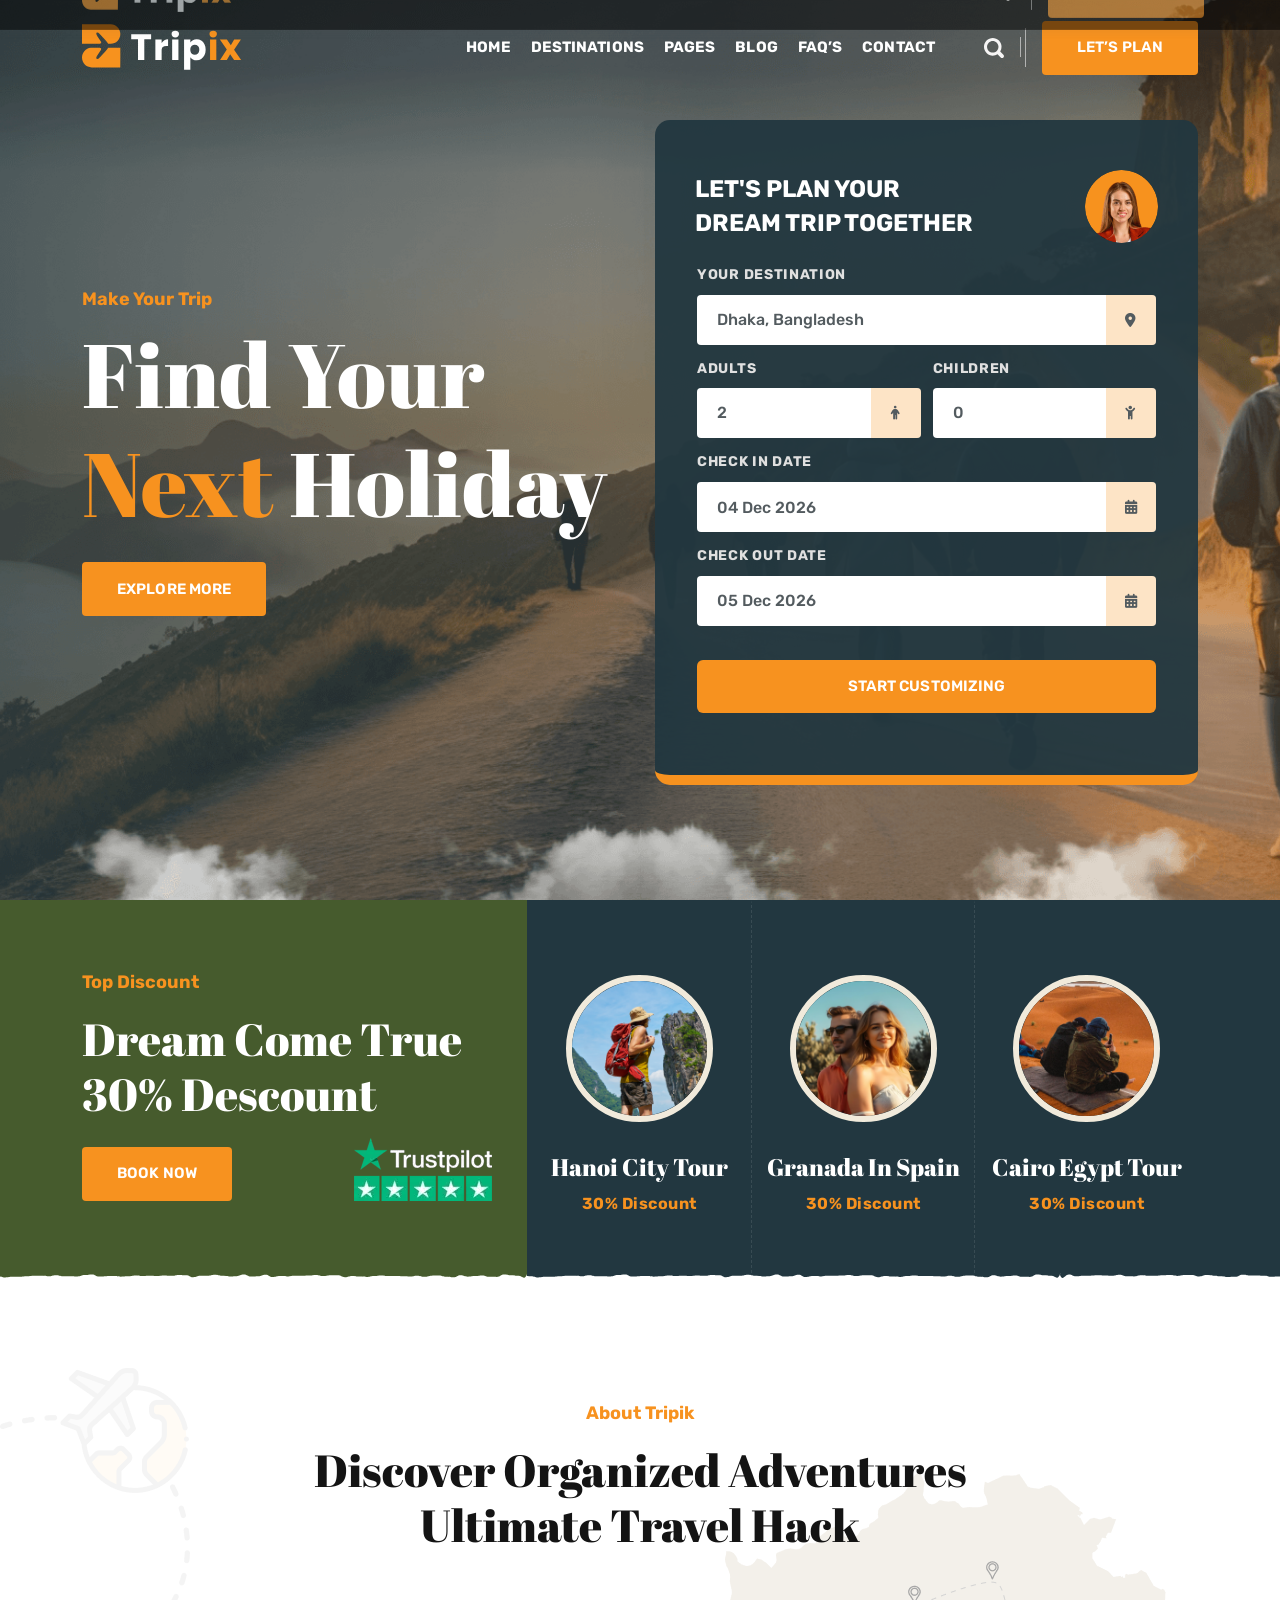
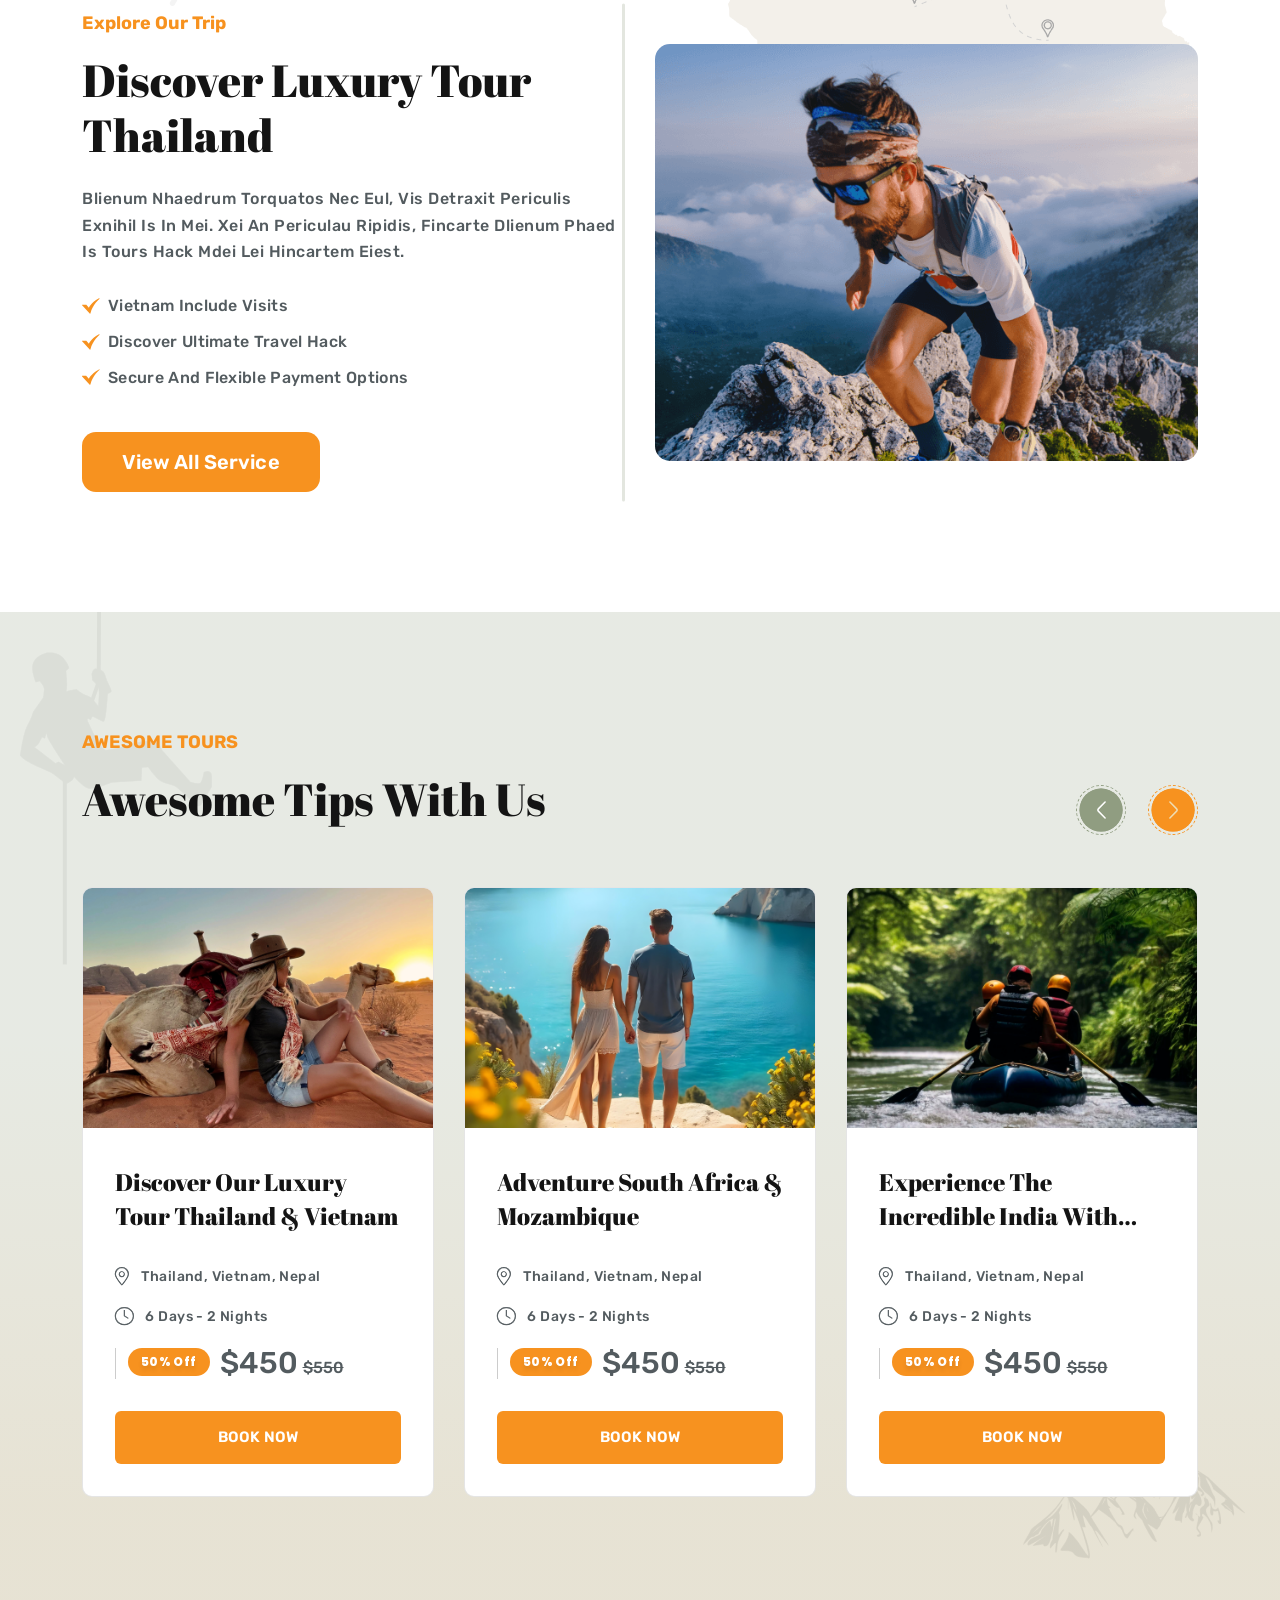
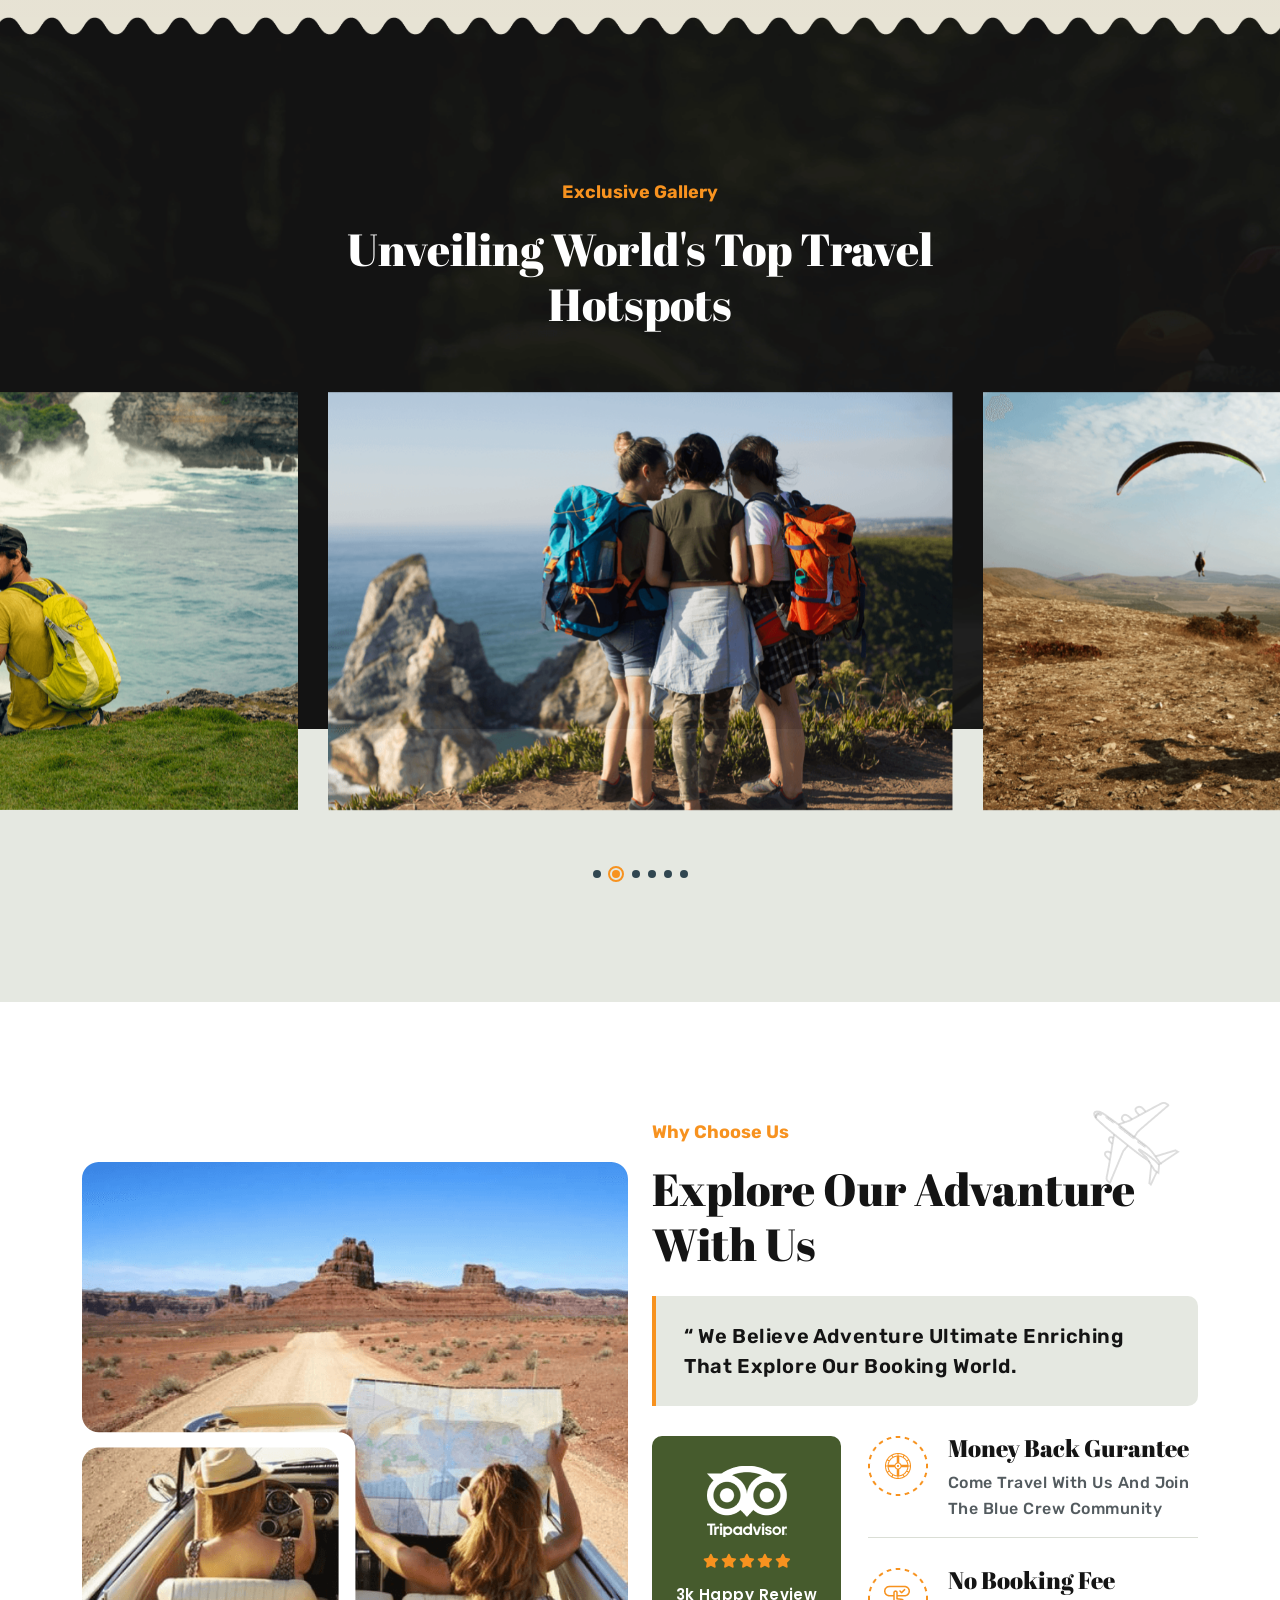
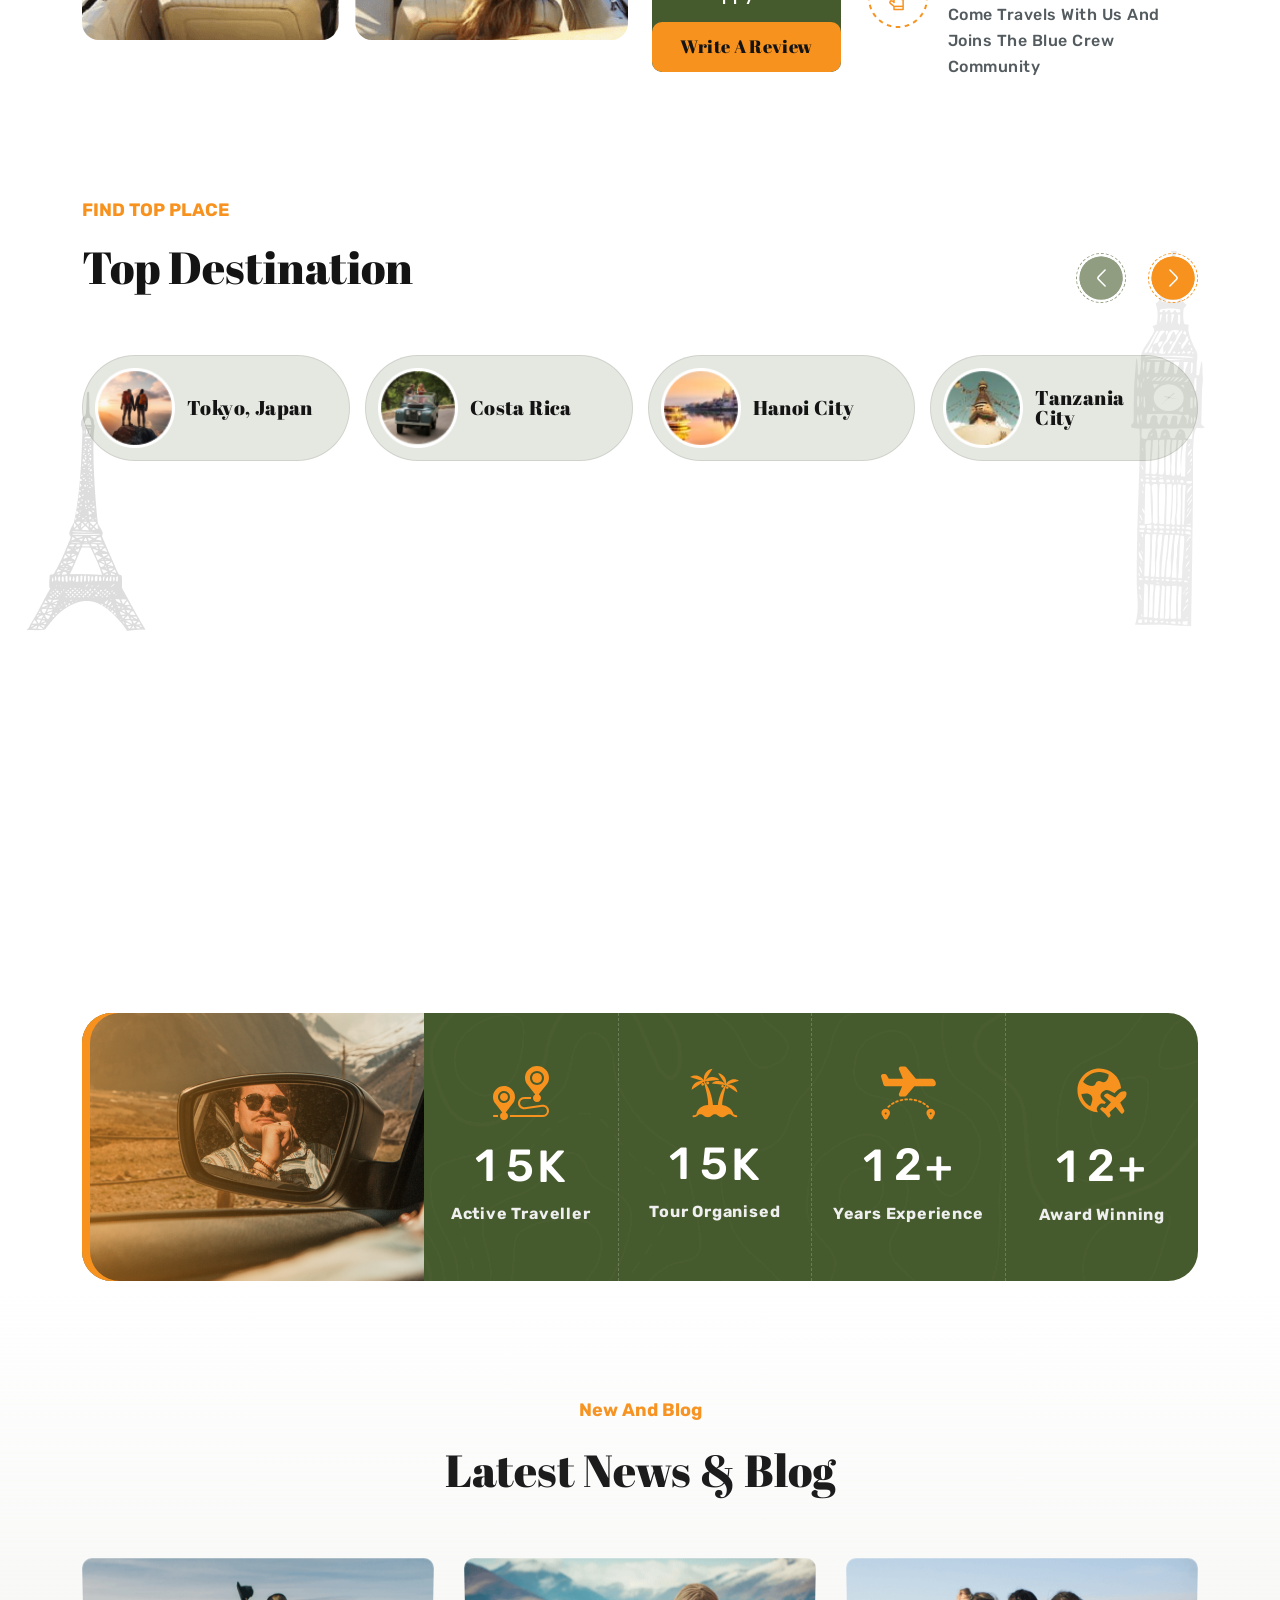
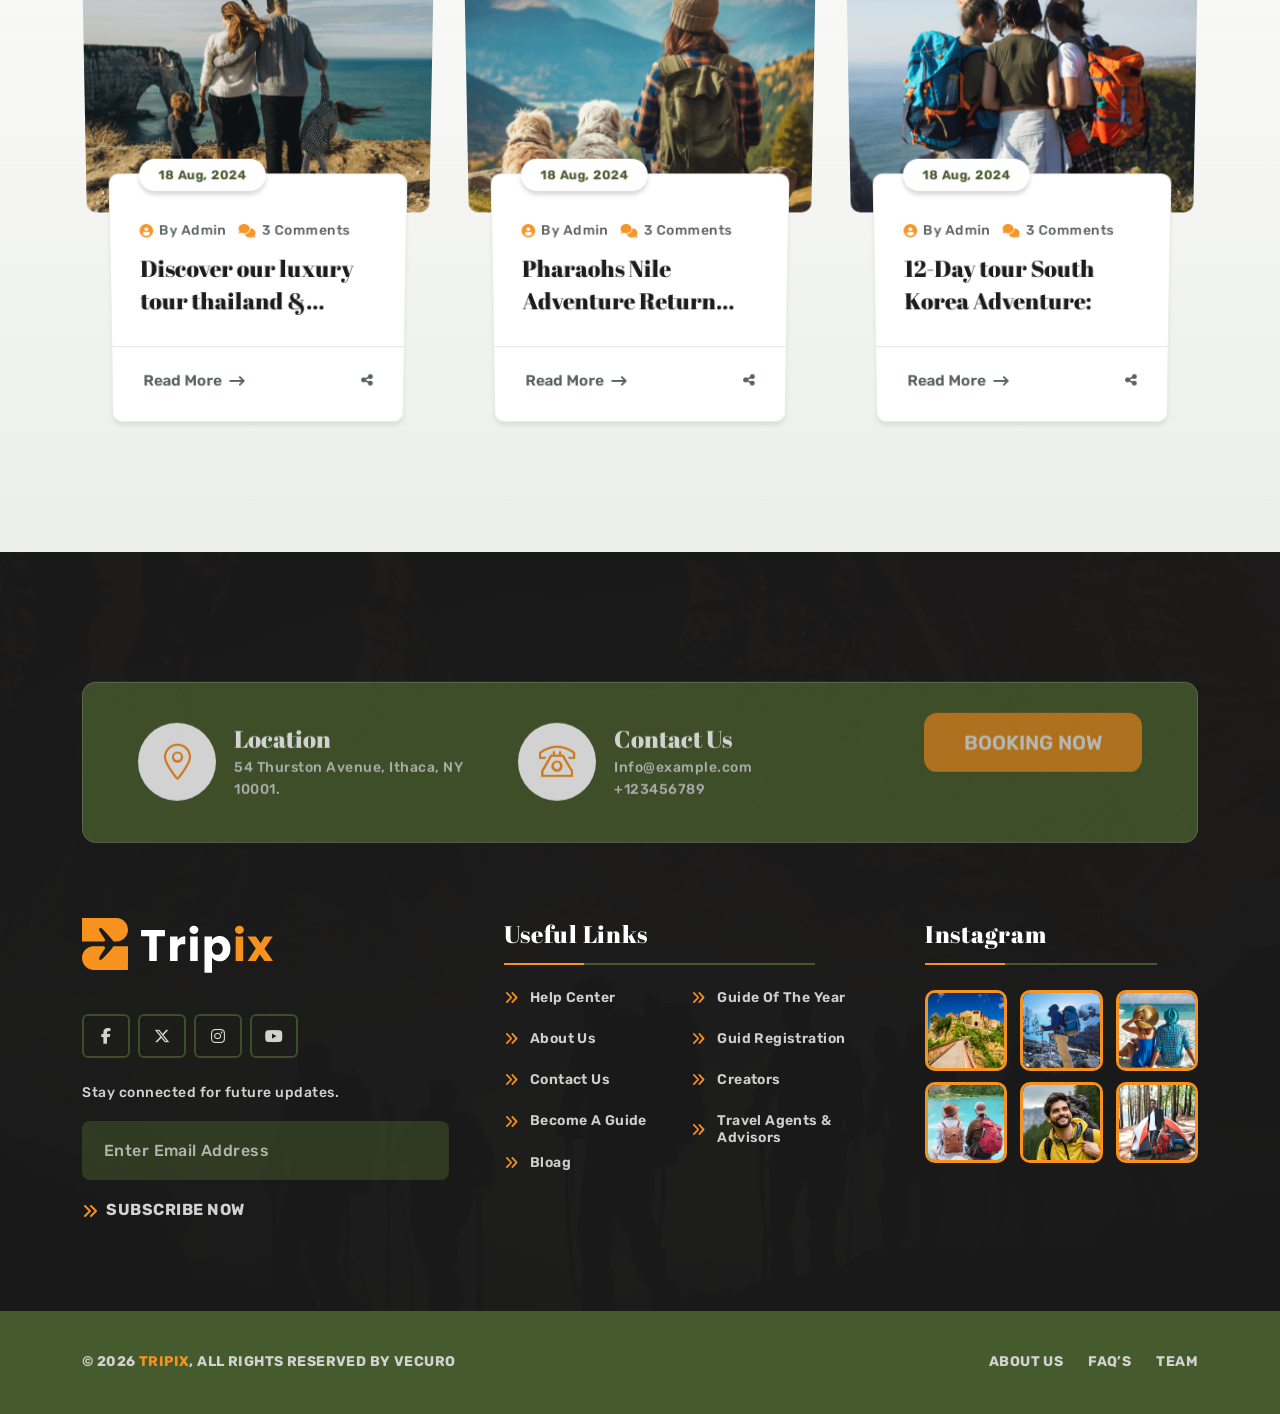
<file: index-3.html>
<!DOCTYPE html>
<html class="no-js" lang="zxx">
  
<!-- Mirrored from html.vecurosoft.com/tripix/tripix-demo/index-3.html by HTTrack Website Copier/3.x [XR&CO'2014], Mon, 23 Feb 2026 04:35:57 GMT -->
<head>
    <meta charset="utf-8" />
    <meta http-equiv="x-ua-compatible" content="ie=edge" />
    <meta name="author" content="https://vecuro.com/" />
    <title>Tripix - Tours & Travels HTML5 Template | Vecuro | Home 3</title>

    <meta
      name="description"
      content="Tripix - Tours & Travels HTML5 Template, a stunning and feature-rich solution for travel agencies and tour operators."
    />
    <meta
      name="keywords"
      content="Tripix, Tours and Travels, HTML5 Template, Vecuro, Travel Agency Template, Tour Operator Template "
    />
    <meta name="robots" content="INDEX,FOLLOW" />
    <meta name="developer" content="Md Kaium Hossain" />

    <!-- Mobile Specific Metas -->
    <meta
      name="viewport"
      content="width=device-width, initial-scale=1, shrink-to-fit=no"
    />
    <!-- Favicons - Place favicon.ico in the root directory -->
    <link
      rel="apple-touch-icon"
      sizes="57x57"
      href="assets/img/favicons/apple-icon-57x57.png"
    />
    <link
      rel="apple-touch-icon"
      sizes="60x60"
      href="assets/img/favicons/apple-icon-60x60.png"
    />
    <link
      rel="apple-touch-icon"
      sizes="72x72"
      href="assets/img/favicons/apple-icon-72x72.png"
    />
    <link
      rel="apple-touch-icon"
      sizes="76x76"
      href="assets/img/favicons/apple-icon-76x76.png"
    />
    <link
      rel="apple-touch-icon"
      sizes="114x114"
      href="assets/img/favicons/apple-icon-114x114.png"
    />
    <link
      rel="apple-touch-icon"
      sizes="120x120"
      href="assets/img/favicons/apple-icon-120x120.png"
    />
    <link
      rel="apple-touch-icon"
      sizes="144x144"
      href="assets/img/favicons/apple-icon-144x144.png"
    />
    <link
      rel="apple-touch-icon"
      sizes="152x152"
      href="assets/img/favicons/apple-icon-152x152.png"
    />
    <link
      rel="apple-touch-icon"
      sizes="180x180"
      href="assets/img/favicons/apple-icon-180x180.png"
    />
    <link
      rel="icon"
      type="image/png"
      sizes="32x32"
      href="assets/img/favicons/favicon-32x32.png"
    />
    <link
      rel="icon"
      type="image/png"
      sizes="96x96"
      href="assets/img/favicons/favicon-96x96.png"
    />
    <link
      rel="icon"
      type="image/png"
      sizes="16x16"
      href="assets/img/favicons/favicon-16x16.png"
    />
    <link rel="manifest" href="assets/img/favicons/manifest.json" />
    <meta name="msapplication-TileColor" content="#ffffff" />
    <meta
      name="msapplication-TileImage"
      content="assets/img/favicons/ms-icon-144x144.png"
    />
    <meta name="theme-color" content="#fff" />
    <!--=================
	  Google Fonts
	================= -->
    <link rel="preconnect" href="https://fonts.googleapis.com/" />
    <link rel="preconnect" href="https://fonts.gstatic.com/" crossorigin />
    <link
      href="https://fonts.googleapis.com/css2?family=Abril+Fatface&amp;family=Bricolage+Grotesque:opsz,wght@12..96,200..800&amp;family=Poppins:ital,wght@0,100;0,200;0,300;0,400;0,500;0,600;0,700;0,800;0,900;1,100;1,200;1,300;1,400;1,500;1,600;1,700;1,800;1,900&amp;family=Rubik:ital,wght@0,300..900;1,300..900&amp;display=swap"
      rel="stylesheet"
    />
    <!--=================
	    All CSS File
	================= -->
    <!-- plugins -->
    <link rel="stylesheet" href="assets/css/plugins.css" />
    <!-- Theme Custom CSS -->
    <link rel="stylesheet" href="assets/css/style.css" />
  </head>

  <body class="vs-body">
    <!--[if lte IE 9]>
      <p class="browserupgrade">
        You are using an <strong>outdated</strong> browser. Please
        <a href="https://browsehappy.com/">upgrade your browser</a> to improve
        your experience and security.
      </p>
    <![endif]-->
    <!--********************************
   		Code Start From Here 
	******************************** -->
    <!--=================
		Preloader
	=================-->
    <div class="preloader">
      <button class="vs-btn preloaderCls">Cancel Preloader</button>
      <div class="preloader-inner">
        <img src="assets/img/logo.svg" alt="logo" />
        <span class="loader"></span>
      </div>
    </div>
    <!--=================
		Mobile Menu
	================= -->
    <div class="vs-menu-wrapper">
      <div class="vs-menu-area text-center">
        <div class="mobile-logo">
          <a href="index.html"
            ><img src="assets/img/logo.svg" alt="Carmax" class="logo"
          /></a>
          <button class="vs-menu-toggle"><i class="fal fa-times"></i></button>
        </div>
        <div class="vs-mobile-menu">
          <ul>
            <li class="menu-item-has-children">
              <a href="javascript:void(0)">Home</a>
              <ul class="sub-menu">
                <li><a href="index.html">Home 1</a></li>
                <li><a href="index-2.html">Home 2</a></li>
                <li><a href="index-3.html">Home 3</a></li>
              </ul>
            </li>
            <li class="menu-item-has-children">
              <a href="javascript:void(0)">Destinations</a>
              <ul class="sub-menu">
                <li><a href="destinations.html">Destinations</a></li>
                <li>
                  <a href="destination-details.html">Destination Details</a>
                </li>
              </ul>
            </li>
            <li class="menu-item-has-children mega-menu-wrap">
              <a href="javascript:void(0)">Pages</a>
              <ul class="mega-menu">
                <li>
                  <a href="javascript:void(0)">Page List 1</a>
                  <ul>
                    <li><a href="index.html">Home 1</a></li>
                    <li><a href="index-2.html">Home 2</a></li>
                    <li><a href="index-3.html">Home 3</a></li>
                    <li><a href="about.html">About</a></li>
                  </ul>
                </li>
                <li>
                  <a href="javascript:void(0)">Page List 2</a>
                  <ul>
                    <li><a href="faq.html">Faq's</a></li>
                    <li><a href="activities.html">Activities</a></li>
                    <li><a href="blog.html">Blog</a></li>
                    <li><a href="blog-details.html">Blog Details</a></li>
                  </ul>
                </li>
                <li>
                  <a href="javascript:void(0)">Page List 3</a>
                  <ul>
                    <li><a href="trips.html">Trips</a></li>
                    <li><a href="destinations.html">Destinations</a></li>
                    <li>
                      <a href="destination-details.html">Destination Details</a>
                    </li>
                    <li><a href="404.html">404 Error</a></li>
                  </ul>
                </li>
                <li>
                  <a href="javascript:void(0)">Page List 4</a>
                  <ul>
                    <li><a href="contact.html">Contact Us</a></li>
                  </ul>
                </li>
              </ul>
            </li>
            <li class="menu-item-has-children">
              <a href="javascript:void(0)">Blog</a>
              <ul class="sub-menu">
                <li><a href="blog.html">Blog</a></li>
                <li><a href="blog-details.html">Blog Details</a></li>
              </ul>
            </li>
            <li class="menu-item-has-children">
              <a href="faq.html">Faq's</a>
            </li>
            <li>
              <a href="contact.html">Contact</a>
            </li>
          </ul>
        </div>
      </div>
    </div>

    <!-- =================
    	Popup Search Box
    ================= -->
    <div class="popup-search-box">
      <button class="searchClose"><i class="fal fa-times"></i></button>
      <form action="#">
        <input
          type="text"
          class="border-theme"
          placeholder="What are you looking for"
        />
        <button type="submit"><i class="fal fa-search"></i></button>
      </form>
    </div>
    <!-- =================
    	Sticky Navbar
    ================= -->
    <div id="navbars" class="header-sticky navbars">
      <div class="container custom-container">
        <div class="row justify-content-between align-items-center">
          <div class="col-auto col-lg-2">
            <button class="vs-menu-toggle d-inline-block d-lg-none">
              <i class="fal fa-bars"></i>
            </button>
            <div class="logo d-none d-lg-block">
              <a href="index.html"
                ><img src="assets/img/logo.svg" alt="Carmax" class="logo"
              /></a>
            </div>
          </div>
          <div class="col-xl-auto col-lg-auto col-sm-3 d-none d-sm-block">
            <nav class="main-menu d-none d-lg-block">
              <ul>
                <li class="menu-item-has-children">
                  <a href="index.html">Home</a>
                  <ul class="sub-menu">
                    <li><a href="index.html">Home 1</a></li>
                    <li><a href="index-2.html">Home 2</a></li>
                    <li><a href="index-3.html">Home 3</a></li>
                  </ul>
                </li>
                <li class="menu-item-has-children">
                  <a href="destinations.html">Destinations</a>
                  <ul class="sub-menu">
                    <li><a href="destinations.html">Destinations</a></li>
                    <li>
                      <a href="destination-details.html">Destination Details</a>
                    </li>
                  </ul>
                </li>
                <li class="menu-item-has-children mega-menu-wrap">
                  <a href="javascript:void(0)">Pages</a>
                  <ul class="mega-menu">
                    <li>
                      <a href="#">Page List 1</a>
                      <ul>
                        <li><a href="index.html">Home 1</a></li>
                        <li><a href="index-2.html">Home 2</a></li>
                        <li><a href="index-3.html">Home 3</a></li>
                        <li><a href="about.html">About</a></li>
                      </ul>
                    </li>
                    <li>
                      <a href="#">Page List 2</a>
                      <ul>
                        <li><a href="faq.html">Faq's</a></li>
                        <li><a href="activities.html">Activities</a></li>
                        <li><a href="blog.html">Blog</a></li>
                        <li><a href="blog-details.html">Blog Details</a></li>
                      </ul>
                    </li>
                    <li>
                      <a href="#">Page List 3</a>
                      <ul>
                        <li><a href="trips.html">Trip</a></li>
                        <li><a href="destinations.html">Destinations</a></li>
                        <li>
                          <a href="destination-details.html"
                            >Destination Details</a
                          >
                        </li>
                        <li><a href="404.html">404 Error</a></li>
                      </ul>
                    </li>
                    <li>
                      <a href="#">Page List 4</a>
                      <ul>
                        <li><a href="contact.html">Contact Us</a></li>
                      </ul>
                    </li>
                  </ul>
                </li>
                <li class="menu-item-has-children">
                  <a href="blog.html">blog</a>
                  <ul class="sub-menu">
                    <li><a href="blog.html">blog</a></li>
                    <li><a href="blog-details.html">Blog Details</a></li>
                  </ul>
                </li>
                <li class="menu-item-has-children">
                  <a href="faq.html">Faq's</a>
                </li>
                <li>
                  <a href="contact.html">Contact</a>
                </li>
              </ul>
            </nav>
            <div class="logo d-lg-none">
              <a href="index.html"
                ><img src="assets/img/logo.svg" alt="Carmax" class="logo"
              /></a>
            </div>
          </div>
          <div class="col-xl-3 col-md-auto col-auto">
            <div class="header-wc style2">
              <button class="wc-link2 searchBoxTggler text-title-color">
                <svg
                  xmlns="http://www.w3.org/2000/svg"
                  width="21"
                  height="20"
                  viewBox="0 0 21 20"
                  fill="none"
                >
                  <path
                    d="M20.4174 16.6954L17.2213 13.4773C19.3155 10.0703 18.8936 5.54217 15.9593 2.58766C12.5328 -0.862552 6.9769 -0.862552 3.55037 2.58766C0.123835 6.03787 0.123835 11.6322 3.55037 15.0824C6.5354 18.088 11.1341 18.4736 14.5333 16.2469L17.7019 19.4335C18.4521 20.1888 19.6711 20.1888 20.4213 19.4335C21.1675 18.6781 21.1675 17.4507 20.4174 16.6954ZM5.711 12.9029C3.48395 10.6604 3.48395 7.00959 5.711 4.76715C7.93805 2.52471 11.5638 2.52471 13.7909 4.76715C16.018 7.00959 16.018 10.6604 13.7909 12.9029C11.5638 15.1453 7.93805 15.1453 5.711 12.9029Z"
                    fill="#F6F5F5"
                  ></path>
                </svg>
              </button>
              <svg
                xmlns="http://www.w3.org/2000/svg"
                width="6"
                height="39"
                viewBox="0 0 6 39"
                fill="none"
              >
                <rect
                  x="5"
                  width="1"
                  height="39"
                  fill="#D9D9D9"
                  fill-opacity="0.7"
                ></rect>
                <rect
                  y="9"
                  width="1"
                  height="20"
                  fill="#D9D9D9"
                  fill-opacity="0.7"
                ></rect>
              </svg>
              <div class="logo d-none d-sm-block">
                <a href="contact.html" class="vs-btn style10">
                  <span>let’s plan</span>
                </a>
              </div>
              <div class="logo d-sm-none">
                <a href="index.html"
                  ><img src="assets/img/logo.svg" alt="Carmax" class="logo"
                /></a>
              </div>
            </div>
          </div>
        </div>
      </div>
    </div>
    <!-- =================
    	Main Section Wrapper
  	================= -->
    <main class="main">
      <!--================= Header Area =================-->
      <header class="vs-header layout1">
        <!-- Main Menu Area -->
        <div class="sticky-wrapper position-relative">
          <div class="container custom-container">
            <div class="row justify-content-between align-items-center">
              <div class="col-xl-3 col-lg-auto">
                <div
                  class="header-logo d-flex justify-content-between align-items-center"
                >
                  <a href="index.html"
                    ><img src="assets/img/logo.svg" alt="Luxrio" class="logo"
                  /></a>
                  <div class="d-flex align-items-center gap-3">
                    <button class="wc-link2 searchBoxTggler d-lg-none">
                      <svg
                        xmlns="http://www.w3.org/2000/svg"
                        width="21"
                        height="20"
                        viewBox="0 0 21 20"
                        fill="none"
                      >
                        <path
                          d="M20.4174 16.6954L17.2213 13.4773C19.3155 10.0703 18.8936 5.54217 15.9593 2.58766C12.5328 -0.862552 6.9769 -0.862552 3.55037 2.58766C0.123835 6.03787 0.123835 11.6322 3.55037 15.0824C6.5354 18.088 11.1341 18.4736 14.5333 16.2469L17.7019 19.4335C18.4521 20.1888 19.6711 20.1888 20.4213 19.4335C21.1675 18.6781 21.1675 17.4507 20.4174 16.6954ZM5.711 12.9029C3.48395 10.6604 3.48395 7.00959 5.711 4.76715C7.93805 2.52471 11.5638 2.52471 13.7909 4.76715C16.018 7.00959 16.018 10.6604 13.7909 12.9029C11.5638 15.1453 7.93805 15.1453 5.711 12.9029Z"
                          fill="#F6F5F5"
                        ></path>
                      </svg>
                    </button>
                    <button class="vs-menu-toggle d-inline-block d-lg-none">
                      <i class="fal fa-bars"></i>
                    </button>
                  </div>
                </div>
              </div>
              <div
                class="col-xl-9 col-lg-auto d-none d-lg-flex justify-content-end gap-md-4 gap-xl-5"
              >
                <nav class="main-menu menu-style1 d-none d-lg-block">
                  <ul class="d-flex justify-content-center align-items-center">
                    <li class="menu-item-has-children">
                      <a href="index.html">Home</a>
                      <ul class="sub-menu">
                        <li><a href="index.html">Home 1</a></li>
                        <li><a href="index-2.html">Home 2</a></li>
                        <li><a href="index-3.html">Home 3</a></li>
                      </ul>
                    </li>
                    <li class="menu-item-has-children">
                      <a href="destinations.html">Destinations</a>
                      <ul class="sub-menu">
                        <li><a href="destinations.html">Destinations</a></li>
                        <li>
                          <a href="destination-details.html"
                            >Destination Details</a
                          >
                        </li>
                      </ul>
                    </li>
                    <li class="menu-item-has-children mega-menu-wrap">
                      <a href="javascript:void(0)">Pages</a>
                      <ul class="mega-menu">
                        <li>
                          <a href="#">Page List 1</a>
                          <ul>
                            <li><a href="index.html">Home 1</a></li>
                            <li><a href="index-2.html">Home 2</a></li>
                            <li><a href="index-3.html">Home 3</a></li>
                            <li><a href="about.html">About</a></li>
                          </ul>
                        </li>
                        <li>
                          <a href="#">Page List 2</a>
                          <ul>
                            <li><a href="faq.html">Faq's</a></li>
                            <li><a href="activities.html">Activities</a></li>
                            <li><a href="blog.html">Blog</a></li>
                            <li>
                              <a href="blog-details.html">Blog Details</a>
                            </li>
                          </ul>
                        </li>
                        <li>
                          <a href="#">Page List 3</a>
                          <ul>
                            <li><a href="trips.html">Trips</a></li>
                            <li>
                              <a href="destinations.html">Destinations</a>
                            </li>
                            <li>
                              <a href="destination-details.html"
                                >Destination Details</a
                              >
                            </li>
                            <li><a href="404.html">404 Error</a></li>
                          </ul>
                        </li>
                        <li>
                          <a href="#">Page List 4</a>
                          <ul>
                            <li><a href="contact.html">Contact Us</a></li>
                          </ul>
                        </li>
                      </ul>
                    </li>
                    <li class="menu-item-has-children">
                      <a href="blog.html">blog</a>
                      <ul class="sub-menu">
                        <li><a href="blog.html">blog</a></li>
                        <li><a href="blog-details.html">blog details</a></li>
                      </ul>
                    </li>
                    <li>
                      <a href="faq.html">Faq’s</a>
                    </li>
                    <li>
                      <a href="contact.html">Contact</a>
                    </li>
                  </ul>
                </nav>
                <div class="header-wc style2">
                  <button class="wc-link2 searchBoxTggler">
                    <svg
                      xmlns="http://www.w3.org/2000/svg"
                      width="21"
                      height="20"
                      viewBox="0 0 21 20"
                      fill="none"
                    >
                      <path
                        d="M20.4174 16.6954L17.2213 13.4773C19.3155 10.0703 18.8936 5.54217 15.9593 2.58766C12.5328 -0.862552 6.9769 -0.862552 3.55037 2.58766C0.123835 6.03787 0.123835 11.6322 3.55037 15.0824C6.5354 18.088 11.1341 18.4736 14.5333 16.2469L17.7019 19.4335C18.4521 20.1888 19.6711 20.1888 20.4213 19.4335C21.1675 18.6781 21.1675 17.4507 20.4174 16.6954ZM5.711 12.9029C3.48395 10.6604 3.48395 7.00959 5.711 4.76715C7.93805 2.52471 11.5638 2.52471 13.7909 4.76715C16.018 7.00959 16.018 10.6604 13.7909 12.9029C11.5638 15.1453 7.93805 15.1453 5.711 12.9029Z"
                        fill="#F6F5F5"
                      />
                    </svg>
                  </button>
                  <svg
                    xmlns="http://www.w3.org/2000/svg"
                    width="6"
                    height="39"
                    viewBox="0 0 6 39"
                    fill="none"
                  >
                    <rect
                      x="5"
                      width="1"
                      height="39"
                      fill="#D9D9D9"
                      fill-opacity="0.7"
                    />
                    <rect
                      y="9"
                      width="1"
                      height="20"
                      fill="#D9D9D9"
                      fill-opacity="0.7"
                    />
                  </svg>
                  <a href="blog-details.html" class="vs-btn style8">
                    <span>let’s plan</span>
                  </a>
                </div>
              </div>
            </div>
          </div>
        </div>
      </header>
      <!--================= Header Area end =================-->

      <!--================= Hero Area Start =================-->
      <section
        class="z-index-common hero-layout3 overflow-clip"
        data-bg-src="assets/img/hero/hero-layout3-bg.png"
      >
        <div class="container">
          <div class="row gy-5 justify-content-between align-items-center">
            <div class="col-lg-6">
              <div class="hero-content">
                <span class="sec-subtitle text-capitalize mb-2"
                  >make your trip</span
                >
                <h1 class="sec-title text-white-color">
                  Find your <span class="text-theme-color">next</span> holiday
                </h1>
                <div
                  class="d-flex justify-content-center justify-content-lg-start mt-3 mt-md-4 fade-anim"
                  data-delay="0.76"
                  data-direction="top"
                >
                  <a href="trips.html" class="vs-btn style8">explore more</a>
                </div>
              </div>
            </div>
            <div
              class="col-lg-6 fade-anim"
              data-delay="0.76"
              data-direction="right"
            >
              <div class="trip-booking">
                <div class="booking-header">
                  <h5 class="title">Let's Plan Your Dream Trip Together</h5>
                  <figure class="avatar d-inline-block">
                    <img
                      src="assets/img/hero/booking-avatar.png"
                      alt="avatar"
                    />
                  </figure>
                </div>
                <div class="row gx-2">
                  <div class="col-12 form-group">
                    <label for="destination">your Destination</label>
                    <div class="form-control-wrapper destination">
                      <input
                        type="text"
                        id="destination"
                        placeholder="Dhaka, Bangladesh"
                        class="form-control"
                        required
                      />
                    </div>
                  </div>

                  <div class="col-lg-6 form-group">
                    <label for="adults">Adults</label>
                    <div class="form-control-wrapper adults">
                      <select id="adults" required class="form-control">
                        <option value="" disabled>Select an option</option>
                        <option value="1">1</option>
                        <option value="2" selected>2</option>
                        <option value="3">3</option>
                        <option value="4">4</option>
                      </select>
                    </div>
                  </div>
                  <div class="col-lg-6 form-group">
                    <label for="children">Children</label>
                    <div class="form-control-wrapper children">
                      <select id="children" class="form-control">
                        <option value="0" selected>0</option>
                        <option value="1">1</option>
                        <option value="2">2</option>
                        <option value="3">3</option>
                      </select>
                    </div>
                  </div>

                  <div class="col-12 form-group">
                    <label>Check In Date</label>
                    <div class="form-control-wrapper check-in-date">
                      <input
                        type="text"
                        id="check-in"
                        class="datepicker form-control"
                        placeholder="Select Date"
                        required
                      />
                    </div>
                  </div>

                  <div class="col-12 form-group">
                    <label>Check Out Date</label>
                    <div class="form-control-wrapper check-out-date">
                      <input
                        type="text"
                        id="check-out"
                        class="datepicker form-control"
                        placeholder="Select Date"
                        required
                      />
                    </div>
                  </div>

                  <div class="col-12 form-group">
                    <button type="submit" class="vs-btn style7 w-100">
                      start customizing
                    </button>
                  </div>
                </div>
              </div>
            </div>
          </div>
        </div>
      </section>
      <!--================= Hero Area End =================-->

      <!--================= Offer Area start =================-->
      <section class="vs-offer">
        <img
          src="assets/img/icons/offer-arrow-icon.png"
          alt="offer-arrow-icon"
          class="swing offer-icon-1"
        />
        <div class="container">
          <div class="row">
            <div
              class="col-12 d-flex align-items-center align-items-lg-start flex-column flex-lg-row gap-5 gap-lg-0"
            >
              <div
                class="title-area mb-0 offer-info d-md-flex flex-md-column justify-content-center"
              >
                <span
                  class="sec-subtitle text-capitalize fade-anim"
                  data-direction="top"
                  >top discount</span
                >
                <h2
                  class="sec-title text-white fade-anim"
                  data-direction="bottom"
                >
                  dream come true 30% descount
                </h2>
                <div class="offer-buy mt-3">
                  <a href="trips.html" class="vs-btn style8">book now</a>
                  <img
                    src="assets/img/icons/offers-img.svg"
                    alt="offer-img"
                  />
                </div>
              </div>
              <div class="offer-boxes">
                <div class="offer-box">
                  <div class="offer-thumb">
                    <img
                      src="assets/img/offer/offer-img-1-1.png"
                      alt="offer"
                    />
                  </div>
                  <div class="offer-content">
                    <h5 class="title text-white-color">
                      <a href="trips.html">Hanoi City Tour</a>
                    </h5>
                    <span>30% discount</span>
                  </div>
                </div>
                <div class="offer-box">
                  <div class="offer-thumb">
                    <img
                      src="assets/img/offer/offer-img-1-2.png"
                      alt="offer"
                    />
                  </div>
                  <div class="offer-content">
                    <h5 class="title text-white-color">
                      <a href="trips.html">granada in spain</a>
                    </h5>
                    <span>30% discount</span>
                  </div>
                </div>
                <div class="offer-box">
                  <div class="offer-thumb">
                    <img
                      src="assets/img/offer/offer-img-1-3.png"
                      alt="offer"
                    />
                  </div>
                  <div class="offer-content">
                    <h5 class="title text-white-color">
                      <a href="trips.html">Cairo Egypt Tour</a>
                    </h5>
                    <span>30% discount</span>
                  </div>
                </div>
              </div>
            </div>
          </div>
        </div>
      </section>
      <!--================= Offer Area start =================-->

      <!--================= About Area start =================-->
      <section class="vs-about position-relative space">
        <img
          src="assets/img/icons/plain-globe.png"
          alt="plain-globe"
          class="about-icon-1 animate-parachute"
        />
        <img
          src="assets/img/icons/map.png"
          alt="plain-globe"
          class="about-icon-2 animate-parachute"
        />
        <div class="container">
          <div class="row">
            <div class="col-lg-auto mx-auto">
              <div class="title-area text-center">
                <span
                  class="sec-subtitle text-capitalize fade-anim"
                  data-direction="top"
                  >about tripik</span
                >
                <h2 class="sec-title fade-anim" data-direction="bottom">
                  Discover Organized Adventures <br />
                  Ultimate Travel Hack
                </h2>
              </div>
            </div>
          </div>
          <div class="row g-4 align-items-center">
            <div class="col-md-6 order-1 order-md-0">
              <div class="about-info-area">
                <div class="title-area mb-4">
                  <span class="sec-subtitle text-capitalize"
                    >Explore our trip</span
                  >
                  <h2 class="sec-title">Discover luxury tour thailand</h2>
                </div>
                <div class="about-info">
                  <p>
                    Blienum nhaedrum torquatos nec eul, vis detraxit periculis
                    exnihil is in mei. Xei an periculau ripidis, fincarte
                    Dlienum phaed is tours hack mdei Lei hincartem eiest.
                  </p>
                  <div class="services-lists">
                    <ul class="custom-ul">
                      <li class="fade-anim" data-delay="0.30">
                        <svg
                          xmlns="http://www.w3.org/2000/svg"
                          width="18"
                          height="16"
                          viewBox="0 0 18 16"
                          fill="none"
                        >
                          <path
                            d="M7.99949 15.7247C7.94644 15.7247 7.89396 15.7137 7.84536 15.6924C7.79675 15.6712 7.75308 15.6401 7.71707 15.6011L0.102184 7.36399C0.0514209 7.30907 0.0177684 7.24055 0.00534479 7.16681C-0.0070788 7.09306 0.00226539 7.0173 0.0322339 6.94878C0.0622023 6.88026 0.111495 6.82197 0.174079 6.78104C0.236663 6.7401 0.309824 6.7183 0.384607 6.71829H4.04999C4.10502 6.7183 4.15942 6.73011 4.2095 6.75293C4.25958 6.77575 4.30418 6.80904 4.3403 6.85056L6.88522 9.77841C7.16026 9.19049 7.69268 8.21156 8.62699 7.01872C10.0082 5.25526 12.5774 2.66176 16.9729 0.320525C17.0579 0.275283 17.1567 0.263542 17.2499 0.287618C17.3431 0.311694 17.4239 0.369838 17.4763 0.450569C17.5287 0.531301 17.5489 0.62875 17.533 0.723675C17.5171 0.8186 17.4661 0.904101 17.3902 0.963294C17.3735 0.97641 15.6787 2.31103 13.7282 4.7556C11.9331 7.00522 9.54691 10.6837 8.37272 15.4325C8.3521 15.516 8.30412 15.5901 8.23645 15.6431C8.16878 15.696 8.08532 15.7248 7.99938 15.7248L7.99949 15.7247Z"
                            fill="currentColor"
                          />
                        </svg>
                        Vietnam include visits
                      </li>
                      <li class="fade-anim" data-delay="0.40">
                        <svg
                          xmlns="http://www.w3.org/2000/svg"
                          width="18"
                          height="16"
                          viewBox="0 0 18 16"
                          fill="none"
                        >
                          <path
                            d="M7.99949 15.7247C7.94644 15.7247 7.89396 15.7137 7.84536 15.6924C7.79675 15.6712 7.75308 15.6401 7.71707 15.6011L0.102184 7.36399C0.0514209 7.30907 0.0177684 7.24055 0.00534479 7.16681C-0.0070788 7.09306 0.00226539 7.0173 0.0322339 6.94878C0.0622023 6.88026 0.111495 6.82197 0.174079 6.78104C0.236663 6.7401 0.309824 6.7183 0.384607 6.71829H4.04999C4.10502 6.7183 4.15942 6.73011 4.2095 6.75293C4.25958 6.77575 4.30418 6.80904 4.3403 6.85056L6.88522 9.77841C7.16026 9.19049 7.69268 8.21156 8.62699 7.01872C10.0082 5.25526 12.5774 2.66176 16.9729 0.320525C17.0579 0.275283 17.1567 0.263542 17.2499 0.287618C17.3431 0.311694 17.4239 0.369838 17.4763 0.450569C17.5287 0.531301 17.5489 0.62875 17.533 0.723675C17.5171 0.8186 17.4661 0.904101 17.3902 0.963294C17.3735 0.97641 15.6787 2.31103 13.7282 4.7556C11.9331 7.00522 9.54691 10.6837 8.37272 15.4325C8.3521 15.516 8.30412 15.5901 8.23645 15.6431C8.16878 15.696 8.08532 15.7248 7.99938 15.7248L7.99949 15.7247Z"
                            fill="currentColor"
                          />
                        </svg>
                        Discover Ultimate Travel Hack
                      </li>
                      <li class="fade-anim" data-delay="0.60">
                        <svg
                          xmlns="http://www.w3.org/2000/svg"
                          width="18"
                          height="16"
                          viewBox="0 0 18 16"
                          fill="none"
                        >
                          <path
                            d="M7.99949 15.7247C7.94644 15.7247 7.89396 15.7137 7.84536 15.6924C7.79675 15.6712 7.75308 15.6401 7.71707 15.6011L0.102184 7.36399C0.0514209 7.30907 0.0177684 7.24055 0.00534479 7.16681C-0.0070788 7.09306 0.00226539 7.0173 0.0322339 6.94878C0.0622023 6.88026 0.111495 6.82197 0.174079 6.78104C0.236663 6.7401 0.309824 6.7183 0.384607 6.71829H4.04999C4.10502 6.7183 4.15942 6.73011 4.2095 6.75293C4.25958 6.77575 4.30418 6.80904 4.3403 6.85056L6.88522 9.77841C7.16026 9.19049 7.69268 8.21156 8.62699 7.01872C10.0082 5.25526 12.5774 2.66176 16.9729 0.320525C17.0579 0.275283 17.1567 0.263542 17.2499 0.287618C17.3431 0.311694 17.4239 0.369838 17.4763 0.450569C17.5287 0.531301 17.5489 0.62875 17.533 0.723675C17.5171 0.8186 17.4661 0.904101 17.3902 0.963294C17.3735 0.97641 15.6787 2.31103 13.7282 4.7556C11.9331 7.00522 9.54691 10.6837 8.37272 15.4325C8.3521 15.516 8.30412 15.5901 8.23645 15.6431C8.16878 15.696 8.08532 15.7248 7.99938 15.7248L7.99949 15.7247Z"
                            fill="currentColor"
                          />
                        </svg>
                        secure and flexible payment options
                      </li>
                    </ul>
                  </div>
                  <a
                    href="trips.html"
                    class="vs-btn style6 text-capitalize"
                    >view all service</a
                  >
                </div>
              </div>
            </div>
            <div class="col-md-6 order-0 order-md-1">
              <div class="about-thumb fade-anim" data-direction="right">
                <img
                  src="assets/img/about/about-thumb.png"
                  alt="about-thumb"
                  class="w-100"
                />
              </div>
            </div>
          </div>
        </div>
      </section>
      <!--================= About Area end =================-->

      <!--================= Tour Package Area start =================-->
      <section class="vs-tour-package style-3 bg-third-theme-14 space">
        <img
          src="assets/img/icons/rope-clamps.png"
          alt="icon"
          class="swing tour-package-icon-1"
        />
        <img
          src="assets/img/icons/mountan.png"
          alt="icon"
          class="tour-package-icon-2"
        />
        <div class="container">
          <div class="row justify-content-between align-items-center">
            <div class="col-md-6 col-lg-6 col-xxl-5">
              <div class="title-area text-center text-md-start">
                <span class="sec-subtitle fade-anim" data-direction="top"
                  >Awesome Tours</span
                >
                <h2 class="sec-title fade-anim" data-direction="bottom">
                  Awesome Tips with us
                </h2>
              </div>
            </div>
            <div class="col-md-6 col-lg-6 col-xxl-5">
              <div
                class="swiper-arrow2 tour-packages-navigation justify-content-center justify-content-md-end"
              >
                <button class="tour-packages-next">
                  <svg
                    width="9"
                    height="18"
                    viewBox="0 0 9 18"
                    fill="none"
                    xmlns="http://www.w3.org/2000/svg"
                  >
                    <path
                      d="M8.08984 16.92L1.56984 10.4C0.799843 9.62996 0.799843 8.36996 1.56984 7.59996L8.08984 1.07996"
                      stroke="#fff"
                      stroke-width="1.5"
                      stroke-miterlimit="10"
                      stroke-linecap="round"
                      stroke-linejoin="round"
                    ></path>
                  </svg>
                </button>
                <button class="tour-packages-prev btn-right">
                  <svg
                    width="9"
                    height="18"
                    viewBox="0 0 9 18"
                    fill="none"
                    xmlns="http://www.w3.org/2000/svg"
                  >
                    <path
                      d="M0.910156 16.92L7.43016 10.4C8.20016 9.62996 8.20016 8.36996 7.43016 7.59996L0.910156 1.07996"
                      stroke="#EEDCB3"
                      stroke-width="1.5"
                      stroke-miterlimit="10"
                      stroke-linecap="round"
                      stroke-linejoin="round"
                    ></path>
                  </svg>
                </button>
              </div>
            </div>
            <div class="col-12 mt-30 mt-md-0 fade-anim" data-direction="left">
              <div class="swiper tour-package-slider">
                <div class="swiper-wrapper">
                  <div class="swiper-slide">
                    <div class="tour-package-box bg-white-color">
                      <div class="tour-package-thumb">
                        <img
                          src="assets/img/tour-packages/tour-package-1-1.png"
                          alt="tour-package"
                          class="w-100"
                        />
                      </div>
                      <div class="tour-package-content">
                        <h5 class="title line-clamp-2">
                          <a href="destination-details.html"
                            >Discover our luxury tour thailand & vietnam</a
                          >
                        </h5>
                        <div class="pricing-container">
                          <div class="package-info">
                            <span class="package-location">
                              <i class="fa-sharp fa-thin fa-location-dot"></i>
                              Thailand, vietnam, Nepal
                            </span>
                            <span class="package-time">
                              <i class="fa-sharp fa-thin fa-clock"></i>
                              6 Days - 2 Nights
                            </span>
                          </div>
                          <div class="price-info">
                            <span class="price-off text-white-color ff-poppins"
                              >50% off</span
                            >
                            <div class="price">
                              <h6 class="fs-30 ff-rubik">$450</h6>
                              <del class="fs-sm ff-rubik">$550</del>
                            </div>
                          </div>
                        </div>
                        <a href="destination-details.html" class="vs-btn style7 w-100"
                          >Book Now</a
                        >
                      </div>
                    </div>
                  </div>
                  <div class="swiper-slide">
                    <div class="tour-package-box bg-white-color">
                      <div class="tour-package-thumb">
                        <img
                          src="assets/img/tour-packages/tour-package-1-2.png"
                          alt="tour-package"
                          class="w-100"
                        />
                      </div>
                      <div class="tour-package-content">
                        <h5 class="title line-clamp-2">
                          <a href="destination-details.html"
                            >adventure South Africa & Mozambique</a
                          >
                        </h5>
                        <div class="pricing-container">
                          <div class="package-info">
                            <span class="package-location">
                              <i class="fa-sharp fa-thin fa-location-dot"></i>
                              Thailand, vietnam, Nepal
                            </span>
                            <span class="package-time">
                              <i class="fa-sharp fa-thin fa-clock"></i>
                              6 Days - 2 Nights
                            </span>
                          </div>
                          <div class="price-info">
                            <span class="price-off text-white-color ff-poppins"
                              >50% off</span
                            >
                            <div class="price">
                              <h6 class="fs-30 ff-rubik">$450</h6>
                              <del class="fs-sm ff-rubik">$550</del>
                            </div>
                          </div>
                        </div>
                        <a href="#" class="vs-btn style7 w-100">Book Now</a>
                      </div>
                    </div>
                  </div>
                  <div class="swiper-slide">
                    <div class="tour-package-box bg-white-color">
                      <div class="tour-package-thumb">
                        <img
                          src="assets/img/tour-packages/tour-package-1-3.png"
                          alt="tour-package"
                          class="w-100"
                        />
                      </div>
                      <div class="tour-package-content">
                        <h5 class="title line-clamp-2">
                          <a href="destination-details.html"
                            >Experience the Incredible India With travolo</a
                          >
                        </h5>
                        <div class="pricing-container">
                          <div class="package-info">
                            <span class="package-location">
                              <i class="fa-sharp fa-thin fa-location-dot"></i>
                              Thailand, vietnam, Nepal
                            </span>
                            <span class="package-time">
                              <i class="fa-sharp fa-thin fa-clock"></i>
                              6 Days - 2 Nights
                            </span>
                          </div>
                          <div class="price-info">
                            <span class="price-off text-white-color ff-poppins"
                              >50% off</span
                            >
                            <div class="price">
                              <h6 class="fs-30 ff-rubik">$450</h6>
                              <del class="fs-sm ff-rubik">$550</del>
                            </div>
                          </div>
                        </div>
                        <a href="destination-details.html" class="vs-btn style7 w-100"
                          >Book Now</a
                        >
                      </div>
                    </div>
                  </div>
                  <div class="swiper-slide">
                    <div class="tour-package-box bg-white-color">
                      <div class="tour-package-thumb">
                        <img
                          src="assets/img/tour-packages/tour-package-1-1.png"
                          alt="tour-package"
                          class="w-100"
                        />
                      </div>
                      <div class="tour-package-content">
                        <h5 class="title line-clamp-2">
                          <a href="destination-details.html"
                            >Discover our luxury tour thailand & vietnam</a
                          >
                        </h5>
                        <div class="pricing-container">
                          <div class="package-info">
                            <span class="package-location">
                              <i class="fa-sharp fa-thin fa-location-dot"></i>
                              Thailand, vietnam, Nepal
                            </span>
                            <span class="package-time">
                              <i class="fa-sharp fa-thin fa-clock"></i>
                              6 Days - 2 Nights
                            </span>
                          </div>
                          <div class="price-info">
                            <span class="price-off text-white-color ff-poppins"
                              >50% off</span
                            >
                            <div class="price">
                              <h6 class="fs-30 ff-rubik">$450</h6>
                              <del class="fs-sm ff-rubik">$550</del>
                            </div>
                          </div>
                        </div>
                        <a href="destination-details.html" class="vs-btn style7 w-100"
                          >Book Now</a
                        >
                      </div>
                    </div>
                  </div>
                  <div class="swiper-slide">
                    <div class="tour-package-box bg-white-color">
                      <div class="tour-package-thumb">
                        <img
                          src="assets/img/tour-packages/tour-package-1-2.png"
                          alt="tour-package"
                          class="w-100"
                        />
                      </div>
                      <div class="tour-package-content">
                        <h5 class="title line-clamp-2">
                          <a href="destination-details.html"
                            >adventure South Africa & Mozambique</a
                          >
                        </h5>
                        <div class="pricing-container">
                          <div class="package-info">
                            <span class="package-location">
                              <i class="fa-sharp fa-thin fa-location-dot"></i>
                              Thailand, vietnam, Nepal
                            </span>
                            <span class="package-time">
                              <i class="fa-sharp fa-thin fa-clock"></i>
                              6 Days - 2 Nights
                            </span>
                          </div>
                          <div class="price-info">
                            <span class="price-off text-white-color ff-poppins"
                              >50% off</span
                            >
                            <div class="price">
                              <h6 class="fs-30 ff-rubik">$450</h6>
                              <del class="fs-sm ff-rubik">$550</del>
                            </div>
                          </div>
                        </div>
                        <a href="destination-details.html" class="vs-btn style7 w-100"
                          >Book Now</a
                        >
                      </div>
                    </div>
                  </div>
                  <div class="swiper-slide">
                    <div class="tour-package-box bg-white-color">
                      <div class="tour-package-thumb">
                        <img
                          src="assets/img/tour-packages/tour-package-1-3.png"
                          alt="tour-package"
                          class="w-100"
                        />
                      </div>
                      <div class="tour-package-content">
                        <h5 class="title line-clamp-2">
                          <a href="destination-details.html"
                            >Experience the Incredible India With travolo</a
                          >
                        </h5>
                        <div class="pricing-container">
                          <div class="package-info">
                            <span class="package-location">
                              <i class="fa-sharp fa-thin fa-location-dot"></i>
                              Thailand, vietnam, Nepal
                            </span>
                            <span class="package-time">
                              <i class="fa-sharp fa-thin fa-clock"></i>
                              6 Days - 2 Nights
                            </span>
                          </div>
                          <div class="price-info">
                            <span class="price-off text-white-color ff-poppins"
                              >50% off</span
                            >
                            <div class="price">
                              <h6 class="fs-30 ff-rubik">$450</h6>
                              <del class="fs-sm ff-rubik">$550</del>
                            </div>
                          </div>
                        </div>
                        <a href="destination-details.html" class="vs-btn style7 w-100"
                          >Book Now</a
                        >
                      </div>
                    </div>
                  </div>
                </div>
              </div>
            </div>
          </div>
        </div>
      </section>
      <!--================= Tour Package Area end =================-->

      <!--================= Exclusive-gallery Area start =================-->
      <section
        class="vs-exclusive-gallery bg-title-color overflow-hidden"
        data-bg-src="assets/img/bg/exclusive-gallery-bg.png"
      >
        <div class="vs-exclusive-gallery-wrapper space">
          <div class="has-shape"></div>
          <div class="container-fluid p-0 overflow-hidden">
            <div class="row">
              <div class="col-lg-auto mx-auto">
                <div class="title-area text-center">
                  <span
                    class="sec-subtitle text-capitalize fade-anim"
                    data-direction="top"
                    >exclusive gallery</span
                  >
                  <h2
                    class="sec-title text-white fade-anim"
                    data-direction="bottom"
                  >
                    Unveiling World's
                    <br class="d-md-none" />
                    Top Travel
                    <br class="d-none d-md-block" />
                    Hotspots
                  </h2>
                </div>
              </div>
            </div>
            <div class="row">
              <div class="col-12">
                <div class="swiper exclusive-gallery-slider">
                  <div class="swiper-wrapper">
                    <div class="swiper-slide">
                      <div class="exclusive-gallery-box">
                        <div class="gallery-thumb">
                          <img
                            src="assets/img/exclusive-gallery/exclusive-gallery-thumb-1.png"
                            alt="gallery"
                            class="w-100"
                          />
                        </div>
                      </div>
                    </div>
                    <div class="swiper-slide">
                      <div class="exclusive-gallery-box">
                        <div class="gallery-thumb">
                          <img
                            src="assets/img/exclusive-gallery/exclusive-gallery-thumb-2.png"
                            alt="gallery"
                            class="w-100"
                          />
                        </div>
                      </div>
                    </div>
                    <div class="swiper-slide">
                      <div class="exclusive-gallery-box">
                        <div class="gallery-thumb">
                          <img
                            src="assets/img/exclusive-gallery/exclusive-gallery-thumb-3.png"
                            alt="gallery"
                            class="w-100"
                          />
                        </div>
                      </div>
                    </div>
                    <div class="swiper-slide">
                      <div class="exclusive-gallery-box">
                        <div class="gallery-thumb">
                          <img
                            src="assets/img/exclusive-gallery/exclusive-gallery-thumb-1.png"
                            alt="gallery"
                            class="w-100"
                          />
                        </div>
                      </div>
                    </div>
                    <div class="swiper-slide">
                      <div class="exclusive-gallery-box">
                        <div class="gallery-thumb">
                          <img
                            src="assets/img/exclusive-gallery/exclusive-gallery-thumb-2.png"
                            alt="gallery"
                            class="w-100"
                          />
                        </div>
                      </div>
                    </div>
                    <div class="swiper-slide">
                      <div class="exclusive-gallery-box">
                        <div class="gallery-thumb">
                          <img
                            src="assets/img/exclusive-gallery/exclusive-gallery-thumb-3.png"
                            alt="gallery"
                            class="w-100"
                          />
                        </div>
                      </div>
                    </div>
                  </div>
                  <div class="exclusive-gallery-slider-pagination"></div>
                </div>
              </div>
            </div>
          </div>
        </div>
      </section>
      <!--================= Exclusive-gallery Area end ================-->

      <!--================= Choose-us Area start ================-->
      <section class="vs-choose-us overflow-hidden position-relative space-top">
        <img
          src="assets/img/icons/plain-sclation-2.png"
          alt=""
          class="choose-us-icon-1 move-item"
        />
        <div class="container">
          <div
            class="row gx-4 gy-4 gx-xxl-5 overflow-hidden align-items-center"
          >
            <div class="col-lg-6 fade-anim" data-direction="left">
              <div class="choose-us-thumbnail">
                <img
                  src="assets/img/choos-us/choos-us-thumb-1-1.png"
                  alt="thumbnail 1"
                  class="w-100"
                />
              </div>
            </div>
            <div class="col-lg-6">
              <div class="title-area mb-4">
                <span
                  class="sec-subtitle text-capitalize fade-anim"
                  data-direction="top"
                  >why choose us</span
                >
                <h2 class="sec-title fade-anim" data-direction="bottom">
                  Explore our advanture <br class="d-none d-xxl-block" />
                  with us
                </h2>
              </div>
              <div class="choose-us-content">
                <h6 class="blockquote-custom mb-0">
                  “ we believe adventure ultimate enriching that explore our
                  booking world.
                </h6>
                <div class="info-area">
                  <div
                    class="review-box bg-third-theme-color text-center btn-bounce btn-trigger"
                  >
                    <figure class="d-block">
                      <img src="assets/img/icons/owl.png" alt="owl" />
                    </figure>
                    <ul class="custom-ul stars">
                      <li><i class="fas fa-star"></i></li>
                      <li><i class="fas fa-star"></i></li>
                      <li><i class="fas fa-star"></i></li>
                      <li><i class="fas fa-star"></i></li>
                      <li><i class="fas fa-star"></i></li>
                    </ul>
                    <p class="review-info text-white-color ff-poppins">
                      3k happy review
                    </p>
                    <a href="#" class="write-review d-block text-capitalize"
                      >write a review</a
                    >
                  </div>

                  <div class="info-list">
                    <div class="info-item">
                      <div class="info-icon">
                        <img
                          src="assets/img/icons/choos-us-icon-1.png"
                          alt="choos-us-icon"
                        />
                      </div>
                      <div class="info-content">
                        <h5 class="info-title">Money back gurantee</h5>
                        <p>
                          Come travel with us and join the Blue Crew community
                        </p>
                      </div>
                    </div>
                    <div class="info-item">
                      <div class="info-icon">
                        <img
                          src="assets/img/icons/choos-us-icon-2.png"
                          alt="choos-us-icon"
                        />
                      </div>
                      <div class="info-content">
                        <h5 class="info-title">No booking fee</h5>
                        <p>
                          Come travels with us and joins the Blue Crew community
                        </p>
                      </div>
                    </div>
                  </div>
                </div>
              </div>
            </div>
          </div>
        </div>
      </section>
      <!--================= Choose-us Area end ================-->

      <!--================= Top-place Area end ================-->
      <section class="vs-top-place space">
        <img
          src="assets/img/icons/eiffel-tower-dark.png"
          alt="top-place-icon"
          class="top-place-icon-1"
        />
        <img
          src="assets/img/icons/eiffel-tower-3.png"
          alt="top-place-icon"
          class="top-place-icon-2"
        />
        <div class="container">
          <div class="row justify-content-between align-items-center">
            <div class="col-md-6 col-lg-6 col-xxl-5">
              <div class="title-area text-center text-md-start">
                <span class="sec-subtitle fade-anim" data-direction="top"
                  >find top place</span
                >
                <h2 class="sec-title fade-anim" data-direction="bottom">
                  top destination
                </h2>
              </div>
            </div>
            <div class="col-md-6 col-lg-6 col-xxl-5">
              <div
                class="swiper-arrow2 top-place-navigation justify-content-center justify-content-md-end"
              >
                <button class="top-place-next">
                  <svg
                    width="9"
                    height="18"
                    viewBox="0 0 9 18"
                    fill="none"
                    xmlns="http://www.w3.org/2000/svg"
                  >
                    <path
                      d="M8.08984 16.92L1.56984 10.4C0.799843 9.62996 0.799843 8.36996 1.56984 7.59996L8.08984 1.07996"
                      stroke="#fff"
                      stroke-width="1.5"
                      stroke-miterlimit="10"
                      stroke-linecap="round"
                      stroke-linejoin="round"
                    ></path>
                  </svg>
                </button>
                <button class="top-place-prev">
                  <svg
                    width="9"
                    height="18"
                    viewBox="0 0 9 18"
                    fill="none"
                    xmlns="http://www.w3.org/2000/svg"
                  >
                    <path
                      d="M0.910156 16.92L7.43016 10.4C8.20016 9.62996 8.20016 8.36996 7.43016 7.59996L0.910156 1.07996"
                      stroke="#fff"
                      stroke-width="1.5"
                      stroke-miterlimit="10"
                      stroke-linecap="round"
                      stroke-linejoin="round"
                    ></path>
                  </svg>
                </button>
              </div>
            </div>
          </div>
          <div class="row">
            <div class="col-12 mt-30 mt-md-0">
              <div class="swiper top-place-slider">
                <div class="swiper-wrapper">
                  <div class="swiper-slide">
                    <div class="top-place-box">
                      <div class="thumb">
                        <img
                          src="assets/img/top-place/top-place-1.png"
                          alt="Image"
                          class="w-100"
                        />
                      </div>
                      <h6 class="title text-capitalize">tokyo, japan</h6>
                    </div>
                  </div>
                  <div class="swiper-slide">
                    <div class="top-place-box">
                      <div class="thumb">
                        <img
                          src="assets/img/top-place/top-place-2.png"
                          alt="Image"
                          class="w-100"
                        />
                      </div>
                      <h6 class="title text-capitalize">Costa rica</h6>
                    </div>
                  </div>
                  <div class="swiper-slide">
                    <div class="top-place-box">
                      <div class="thumb">
                        <img
                          src="assets/img/top-place/top-place-3.png"
                          alt="Image"
                          class="w-100"
                        />
                      </div>
                      <h6 class="title text-capitalize">hanoi city</h6>
                    </div>
                  </div>
                  <div class="swiper-slide">
                    <div class="top-place-box">
                      <div class="thumb">
                        <img
                          src="assets/img/top-place/top-place-4.png"
                          alt="Image"
                          class="w-100"
                        />
                      </div>
                      <h6 class="title text-capitalize">tanzania city</h6>
                    </div>
                  </div>
                  <div class="swiper-slide">
                    <div class="top-place-box">
                      <div class="thumb">
                        <img
                          src="assets/img/top-place/top-place-5.png"
                          alt="Image"
                          class="w-100"
                        />
                      </div>
                      <h6 class="title text-capitalize">combodia</h6>
                    </div>
                  </div>
                  <div class="swiper-slide">
                    <div class="top-place-box">
                      <div class="thumb">
                        <img
                          src="assets/img/top-place/top-place-1.png"
                          alt="Image"
                          class="w-100"
                        />
                      </div>
                      <h6 class="title text-capitalize">tokyo, japan</h6>
                    </div>
                  </div>
                  <div class="swiper-slide">
                    <div class="top-place-box">
                      <div class="thumb">
                        <img
                          src="assets/img/top-place/top-place-2.png"
                          alt="Image"
                          class="w-100"
                        />
                      </div>
                      <h6 class="title text-capitalize">Costa rica</h6>
                    </div>
                  </div>
                  <div class="swiper-slide">
                    <div class="top-place-box">
                      <div class="thumb">
                        <img
                          src="assets/img/top-place/top-place-3.png"
                          alt="Image"
                          class="w-100"
                        />
                      </div>
                      <h6 class="title text-capitalize">hanoi city</h6>
                    </div>
                  </div>
                  <div class="swiper-slide">
                    <div class="top-place-box">
                      <div class="thumb">
                        <img
                          src="assets/img/top-place/top-place-4.png"
                          alt="Image"
                          class="w-100"
                        />
                      </div>
                      <h6 class="title text-capitalize">tanzania city</h6>
                    </div>
                  </div>
                  <div class="swiper-slide">
                    <div class="top-place-box">
                      <div class="thumb">
                        <img
                          src="assets/img/top-place/top-place-5.png"
                          alt="Image"
                          class="w-100"
                        />
                      </div>
                      <h6 class="title text-capitalize">combodia</h6>
                    </div>
                  </div>
                </div>
              </div>
            </div>
          </div>
        </div>
      </section>
      <!--================= Top-place Area end ================-->

      <!--================= Cta Area start =================-->
      <section class="vs-cta space" data-bg-src="assets/img/bg/cta-bg.png">
        <img
          src="assets/img/icons/cloud.png"
          alt="cta-icon"
          class="cta-icon-1 animate-parachute"
        />
        <img
          src="assets/img/icons/ballon-sclation.png"
          alt="cta-icon"
          class="cta-icon-2 animate-parachute"
        />
        <div class="container">
          <div class="row">
            <div class="col-lg-auto mx-auto">
              <div class="title-area text-center">
                <span
                  class="sec-subtitle text-capitalize fade-anim"
                  data-direction="top"
                  >Find your tour</span
                >
                <h2
                  class="sec-title text-white fade-anim"
                  data-direction="bottom"
                >
                Have a dream destination in mind?
                  <br class="d-none d-md-block" />
                  Whether want to follow
                </h2>
                <div class="btn-bounce btn-trigger">
                  <a href="trips.html" class="vs-btn style8 mt-5">discover more</a>
                </div>
              </div>
            </div>
          </div>
        </div>
      </section>
      <!--================= Cta Area end =================-->

      <!--================= Counter Area Area start ================-->
      <section class="vs-counter1">
        <div class="container">
          <div class="row">
            <div class="col-12">
              <div
                class="counter-style1"
                data-bg-src="assets/img/bg/counter-style1-bg.png"
              >
                <div class="counter-thumb">
                  <img
                    src="assets/img/counter/counter-style1-thumb.png"
                    alt="counter-style1"
                    class="w-100"
                  />
                </div>
                <div class="counter-states">
                  <div class="counter-box">
                    <svg
                      xmlns="http://www.w3.org/2000/svg"
                      width="56"
                      height="54"
                      viewBox="0 0 56 54"
                      fill="none"
                    >
                      <path
                        d="M53.8999 40.2584C52.5697 39.0983 50.7893 38.5682 49.0391 38.8083L31.6864 41.2085C25.8997 41.7679 25.2951 33.2425 31.1164 32.9976C31.1163 32.9976 38.0874 32.9976 38.0874 32.9976C37.9644 32.3857 37.9751 31.6205 38.0774 30.9974H31.1163C25.5336 30.9454 22.8546 38.1145 27.0958 41.7386C28.4259 42.8987 30.2062 43.4288 31.9564 43.1888L49.3091 40.7885C55.0909 40.2274 55.7045 48.7531 49.8791 48.9994C49.8792 48.9994 16.9141 48.9994 16.9141 48.9994C17.0206 49.612 17.0181 50.3771 16.9141 50.9997H49.8792C55.4594 51.0523 58.1425 43.8827 53.8999 40.2584Z"
                        fill="currentColor "
                      />
                      <path
                        d="M5.07372 48.9995H0.993071C-0.319719 49.0244 -0.321509 50.9746 0.993111 50.9997C0.993071 50.9997 5.08373 50.9997 5.08373 50.9997C4.96072 50.3875 4.97147 49.6229 5.07372 48.9995Z"
                        fill="currentColor "
                      />
                      <path
                        d="M14.9973 30.9973C14.8353 25.7092 7.15735 25.7105 6.99609 30.9974C7.15817 36.2854 14.836 36.2842 14.9973 30.9973Z"
                        fill="currentColor "
                      />
                      <path
                        d="M12.7354 46.4092L19.6665 37.5982C23.077 33.2677 22.697 27.067 18.7664 23.1866C14.4857 18.9461 7.5046 18.9361 3.2239 23.1866C-0.706709 27.067 -1.08677 33.2677 2.3238 37.5982L9.25488 46.4092C5.48352 48.1656 6.77443 54.0205 10.9953 54.0001C15.2164 54.0164 16.5077 48.1697 12.7354 46.4092ZM4.99419 30.9974C4.99419 27.6871 7.68461 24.9968 10.9951 24.9968C18.9379 25.2763 18.9358 36.7198 10.995 36.9981C7.68461 36.9981 4.99419 34.3078 4.99419 30.9974Z"
                        fill="currentColor "
                      />
                      <path
                        d="M42.2394 28.407C38.4968 30.2055 39.7829 36.0101 43.9998 35.9979C48.2309 35.9859 49.5079 30.2291 45.7599 28.407C45.76 28.407 53.4512 18.8359 53.4512 18.8359C57.1918 14.1954 56.7717 7.55462 52.471 3.39411C47.8003 -1.12637 40.1991 -1.13638 35.5284 3.39411C31.2277 7.55462 30.8076 14.1954 34.5482 18.8359L42.2394 28.407ZM43.9997 4.99433C47.8603 4.99433 51.0008 8.13471 51.0008 11.9951C50.6491 21.2699 37.3489 21.2674 36.9986 11.9951C36.9986 8.13471 40.1391 4.99433 43.9997 4.99433Z"
                        fill="currentColor "
                      />
                      <path
                        d="M43.9997 16.9958C50.6094 16.7898 50.6078 7.19968 43.9996 6.99463C37.39 7.20066 37.3915 16.7907 43.9997 16.9958Z"
                        fill="currentColor "
                      />
                    </svg>
                    <h2 class="counter-number">
                      <span class="d-block odometer" data-count="15">0</span>
                      <em>k</em>
                    </h2>
                    <span class="counter-info">Active Traveller</span>
                  </div>
                  <div class="counter-box">
                    <svg
                      xmlns="http://www.w3.org/2000/svg"
                      width="49"
                      height="50"
                      viewBox="0 0 49 50"
                      fill="none"
                    >
                      <path
                        d="M43.3847 17.943C42.0938 17.0898 40.6425 16.5723 39.1875 16.4458C38.5828 16.3848 37.9819 16.3914 37.3988 16.4598L48.9084 12.8139C46.8487 11.3289 43.9875 10.9145 41.2481 11.7798C39.7734 12.2467 38.4581 13.0492 37.4437 14.1002C36.8175 14.732 36.3094 15.4492 35.9353 16.2067C36.1444 15.3602 36.2156 14.4602 36.1359 13.5527C36.0178 12.092 35.5125 10.637 34.6753 9.33859C33.1125 6.92641 30.6422 5.42734 28.1128 5.25953L35.6091 16.8508L35.6053 16.8498C35.0372 15.933 34.2609 15.1136 33.3206 14.4705C32.1169 13.6352 30.6722 13.1017 29.1375 12.9245C26.2819 12.6011 23.5556 13.5573 21.8194 15.4061L35.3859 16.9548C29.9934 24.4267 28.365 32.7358 27.8737 36.9939H22.9491C22.6969 33.3948 21.3891 22.8358 14.6428 13.488L29.3344 11.8108C27.4547 9.80922 24.5016 8.77328 21.4097 9.12391C19.7475 9.31609 18.1828 9.89359 16.8797 10.7983C15.8625 11.4948 15.0216 12.3827 14.4056 13.3755L14.4019 13.3764L22.5197 0.824219C19.7803 1.00609 17.1047 2.62984 15.4125 5.24172C14.5059 6.64797 13.9594 8.22391 13.8309 9.80453C13.7447 10.787 13.8225 11.7611 14.0484 12.678C13.6434 11.8577 13.0931 11.0814 12.4144 10.397C11.3166 9.25891 9.89156 8.38984 8.295 7.88359C5.32781 6.94609 2.22938 7.39516 0 9.00297L12.4641 12.9517C11.8322 12.8767 11.1816 12.8702 10.5272 12.9358C8.95125 13.0727 7.38 13.6333 5.98219 14.5567C3.38719 16.2733 1.78688 18.9639 1.63406 21.7089L13.6866 13.7505C14.8678 17.5323 18.6338 30.2439 18.1172 37.0267C15.0975 37.1898 12.2813 38.1358 10.1109 39.7455C7.91156 41.3692 6.76125 44.1873 6.435 46.1336C5.62031 46.8048 4.94625 47.3383 3.54281 47.3383C3.00656 47.3383 2.57812 47.777 2.57812 48.3133C2.57812 48.8495 3.01688 49.2883 3.55312 49.2883C5.67844 49.2883 6.81844 48.3527 7.725 47.5923C8.57344 46.9005 9.23625 46.3548 10.6687 46.3445H10.6781C11.2041 46.3445 11.6241 46.4223 11.9944 46.5395C12.6178 46.7636 13.0866 47.1442 13.6125 47.583C13.6416 47.612 13.6809 47.6411 13.7194 47.6711C14.3822 48.2073 15.1716 48.8214 16.3509 49.0942C16.77 49.2011 17.2481 49.2602 17.7834 49.2602H17.8031H17.8125C19.9275 49.2508 21.0581 48.3142 21.975 47.5642C22.8131 46.8723 23.4862 46.3267 24.9094 46.3164H24.9291C26.3522 46.3164 27.015 46.862 27.8531 47.5539C28.7691 48.3048 29.91 49.2302 32.025 49.2302H32.0447C32.6006 49.2302 33.0975 49.1617 33.5259 49.0548C34.7147 48.753 35.4947 48.1286 36.1575 47.583C36.1772 47.5633 36.1969 47.5539 36.2156 47.5342C36.7519 47.0955 37.2103 46.7158 37.8431 46.4917C38.2134 46.3652 38.6325 46.2873 39.1491 46.2873H39.1687C40.5825 46.2873 41.2547 46.833 42.0928 47.5248C43.0087 48.2758 44.1394 49.2011 46.2647 49.2011C46.8497 49.2105 47.2491 48.7623 47.2491 48.2261C47.2491 47.6898 46.8103 47.2511 46.2741 47.2511C46.2647 47.2511 46.2647 47.2511 46.2647 47.2511C44.865 47.2511 44.19 46.7223 43.3706 46.0455C42.5081 41.4864 37.6744 37.7298 32.1431 37.0961C32.2453 30.602 35.2669 20.402 36.2691 17.1958L47.3991 24.5448C47.2594 22.0136 45.7809 19.5283 43.3847 17.943Z"
                        fill="currentColor "
                      />
                      <path
                        d="M33.8706 18.242C33.8706 17.5277 33.2894 16.9464 32.5759 16.9464C31.8625 16.9464 31.2812 17.5277 31.2812 18.242C31.2812 18.9555 31.8625 19.5367 32.5759 19.5367C33.2894 19.5367 33.8706 18.9564 33.8706 18.242Z"
                        fill="currentColor "
                      />
                      <path
                        d="M35.9414 19.5367C35.9414 20.2511 36.5227 20.8323 37.237 20.8323C37.9514 20.8323 38.5317 20.2511 38.5317 19.5367C38.5317 18.8233 37.9505 18.242 37.237 18.242C36.5236 18.242 35.9414 18.8233 35.9414 19.5367Z"
                        fill="currentColor "
                      />
                      <path
                        d="M16.2852 14.8821C16.2852 15.6546 16.9142 16.2836 17.6877 16.2836C18.4611 16.2836 19.0902 15.6546 19.0902 14.8821C19.0902 14.1086 18.4611 13.4796 17.6877 13.4796C16.9142 13.4796 16.2852 14.1086 16.2852 14.8821Z"
                        fill="currentColor "
                      />
                      <path
                        d="M14.0394 16.2836C14.0394 15.5111 13.4103 14.882 12.6369 14.882C11.8634 14.882 11.2344 15.5111 11.2344 16.2836C11.2344 17.057 11.8634 17.6861 12.6369 17.6861C13.4103 17.6861 14.0394 17.057 14.0394 16.2836Z"
                        fill="currentColor "
                      />
                    </svg>
                    <h2 class="counter-number">
                      <span class="d-block odometer" data-count="15">0</span>
                      <em>k</em>
                    </h2>
                    <span class="counter-info">Tour Organised</span>
                  </div>
                  <div class="counter-box">
                    <svg
                      xmlns="http://www.w3.org/2000/svg"
                      width="55"
                      height="54"
                      viewBox="0 0 55 54"
                      fill="none"
                    >
                      <path
                        d="M54.6327 18.8126C54.3892 19.6668 53.589 20.2642 52.6854 20.2642H33.343L25.3679 29.8475C24.9816 30.3112 24.4149 30.5767 23.8124 30.5767H19.8638C19.1863 30.5767 18.5564 30.2402 18.1801 29.6762C17.8047 29.1123 17.7352 28.4018 17.9961 27.7761L21.1219 20.2642H4.46368C3.57653 20.2642 2.7791 19.6709 2.52551 18.8213L0.0865394 10.6809C-0.0984012 10.062 0.0160395 9.41013 0.401483 8.89195C0.787836 8.37376 1.37927 8.07667 2.02472 8.07667H3.87683C4.57813 8.07667 5.24097 8.44883 5.60535 9.0485L7.82275 12.6932C7.8493 12.7372 7.89783 12.7642 7.9491 12.7642H21.6793C21.7324 12.7642 21.7736 12.7417 21.8029 12.6983C21.8322 12.6543 21.8367 12.6076 21.8166 12.5591L17.9961 3.37726C17.7352 2.7515 17.8048 2.04105 18.1801 1.47708C18.5564 0.91312 19.1863 0.57666 19.8638 0.57666H23.8124C24.4149 0.57666 24.9816 0.84216 25.367 1.30497L34.8592 12.7106C34.8876 12.7449 34.9288 12.7642 34.9727 12.7642H50.1439C51.6252 12.7642 52.9875 13.4435 53.882 14.6282C54.7783 15.817 55.0521 17.3423 54.6327 18.8126ZM8.39867 44.8361C9.16743 46.1673 9.16743 47.7517 8.39867 49.0829L6.4768 52.411C6.11117 53.0392 5.45496 53.4235 4.72368 53.4235C3.9924 53.4235 3.3362 53.0392 2.97055 52.411L1.04869 49.0829C0.279927 47.7517 0.279927 46.1673 1.04869 44.8361C1.81745 43.5142 3.18616 42.7173 4.72367 42.7173C6.26118 42.7173 7.62992 43.5142 8.39867 44.8361ZM5.66119 47.4517C5.66119 46.9361 5.2393 46.5142 4.72369 46.5142C4.20807 46.5142 3.78619 46.9361 3.78619 47.4517C3.78619 47.9673 4.20807 48.3892 4.72369 48.3892C5.2393 48.3892 5.66119 47.9673 5.66119 47.4517ZM53.3987 44.8361C54.1674 46.1673 54.1674 47.7517 53.3987 49.0829L51.4768 52.411C51.1112 53.0392 50.455 53.4235 49.7237 53.4235C48.9924 53.4235 48.3362 53.0392 47.9706 52.411L46.0487 49.0829C45.2799 47.7517 45.2799 46.1673 46.0487 44.8361C46.8174 43.5142 48.1862 42.7173 49.7237 42.7173C51.2612 42.7173 52.6299 43.5142 53.3987 44.8361ZM50.6612 47.4517C50.6612 46.9361 50.2393 46.5142 49.7237 46.5142C49.2081 46.5142 48.7862 46.9361 48.7862 47.4517C48.7862 47.9673 49.2081 48.3892 49.7237 48.3892C50.2393 48.3892 50.6612 47.9673 50.6612 47.4517ZM16.5734 34.2163C15.9609 34.4301 15.353 34.6645 14.7679 34.9121C14.2919 35.1145 14.0685 35.6647 14.2708 36.1412C14.4228 36.4988 14.7698 36.7135 15.1342 36.7135C15.2568 36.7135 15.3804 36.6892 15.5004 36.6388C16.0515 36.4049 16.6164 36.1875 17.1923 35.9861C17.6811 35.8158 17.9384 35.2811 17.7681 34.7922C17.5969 34.3033 17.0632 34.0456 16.5734 34.2163ZM21.2444 32.9886C20.6053 33.1054 19.9755 33.2404 19.3566 33.3924C18.853 33.516 18.5463 34.0241 18.6699 34.5267C18.7743 34.9543 19.1579 35.2404 19.579 35.2404C19.6532 35.2404 19.7283 35.2317 19.8033 35.2133C20.3875 35.0696 20.9807 34.9428 21.5813 34.8325C22.0912 34.7396 22.4282 34.2511 22.3348 33.7416C22.2423 33.2326 21.7534 32.8957 21.2444 32.9886ZM12.1541 36.1815C11.5828 36.496 11.0225 36.832 10.4869 37.1799C10.053 37.4619 9.92937 38.0428 10.2114 38.4767C10.3917 38.7532 10.692 38.9034 10.9987 38.9034C11.1736 38.9034 11.3512 38.8544 11.5087 38.7519C12.0067 38.4287 12.5276 38.116 13.0586 37.8231C13.5127 37.5731 13.6775 37.0032 13.4276 36.5496C13.1767 36.0964 12.6055 35.9316 12.1541 36.1815ZM8.13127 38.9112C7.62499 39.3337 7.13793 39.7745 6.68474 40.2217C6.31579 40.5852 6.31212 41.1789 6.67558 41.5474C6.85868 41.7337 7.1013 41.8267 7.343 41.8267C7.58104 41.8267 7.81907 41.7369 8.00126 41.5566C8.41783 41.146 8.86552 40.7404 9.33244 40.3513C9.72978 40.0199 9.7838 39.4284 9.45237 39.0311C9.12004 38.6333 8.53136 38.5793 8.13127 38.9112ZM42.7483 36.4365C42.3006 36.1779 41.7265 36.3303 41.4675 36.7798C41.2084 37.2284 41.3622 37.802 41.8108 38.0606C42.3363 38.3637 42.8508 38.6859 43.3425 39.0197C43.5036 39.1291 43.6867 39.1812 43.868 39.1812C44.1683 39.1812 44.4631 39.0375 44.6443 38.7702C44.9355 38.3417 44.8238 37.7585 44.3953 37.4678C43.8661 37.1089 43.3122 36.762 42.7483 36.4365ZM46.4461 41.5561C46.6283 41.7365 46.8663 41.8267 47.1044 41.8267C47.3461 41.8267 47.5878 41.7337 47.7718 41.5479C48.1352 41.1794 48.1316 40.5857 47.7626 40.2222C47.4257 39.8894 47.0751 39.5649 46.7125 39.2495C46.3225 38.9098 45.7301 38.9492 45.3896 39.3415C45.0499 39.7319 45.0911 40.3243 45.482 40.6639C45.8153 40.9537 46.1366 41.2508 46.4461 41.5561ZM40.1555 35.1191C39.5714 34.859 38.9672 34.6137 38.3611 34.3907C37.8758 34.2131 37.3357 34.4608 37.1572 34.9469C36.9786 35.4331 37.2277 35.9719 37.7129 36.1504C38.286 36.361 38.8463 36.5885 39.3938 36.832C39.5174 36.8874 39.6465 36.9135 39.7737 36.9135C40.1335 36.9135 40.4759 36.7057 40.6316 36.3568C40.8412 35.8835 40.6288 35.3296 40.1555 35.1191ZM26.0353 32.4723C25.3871 32.4956 24.7463 32.5364 24.1109 32.5954C23.5955 32.643 23.2164 33.0999 23.264 33.6153C23.3098 34.1014 23.7181 34.4663 24.197 34.4663C24.2253 34.4663 24.2546 34.4649 24.2848 34.4622C24.8836 34.4068 25.4897 34.3679 26.1013 34.3463C26.6194 34.3276 27.0232 33.8932 27.0049 33.3759C26.9875 32.8582 26.5123 32.4553 26.0353 32.4723ZM35.5934 33.5201C34.9755 33.3571 34.3483 33.212 33.7111 33.0848C33.2039 32.9873 32.7095 33.3136 32.6088 33.8213C32.5072 34.3289 32.8368 34.8224 33.3449 34.924C33.9437 35.0431 34.5342 35.1799 35.1155 35.3328C35.1961 35.3543 35.2758 35.3644 35.3554 35.3644C35.7701 35.3644 36.1501 35.0861 36.2609 34.6654C36.3927 34.1646 36.0942 33.6519 35.5934 33.5201ZM30.8501 32.6467C30.2165 32.578 29.5748 32.5272 28.9266 32.4947C28.4102 32.4576 27.9698 32.8669 27.9433 33.3837C27.9177 33.9009 28.3159 34.3413 28.8332 34.367C29.4447 34.3976 30.0499 34.4457 30.6468 34.5107C30.6816 34.5144 30.7155 34.5162 30.7494 34.5162C31.2218 34.5162 31.6283 34.16 31.6805 33.6799C31.7363 33.1653 31.3646 32.7025 30.8501 32.6467Z"
                        fill="currentColor "
                      />
                    </svg>
                    <h2 class="counter-number">
                      <span class="d-block odometer" data-count="12">0</span>
                      <em>+</em>
                    </h2>
                    <span class="counter-info">Years Experience</span>
                  </div>
                  <div class="counter-box">
                    <svg
                      xmlns="http://www.w3.org/2000/svg"
                      width="56"
                      height="56"
                      viewBox="0 0 56 56"
                      fill="none"
                    >
                      <path
                        d="M22.7535 44.2768C22.7027 43.015 23.191 41.776 24.0905 40.8783L25.011 39.956C25.8632 39.1055 27.034 38.6172 28.2275 38.6172C28.7192 38.6172 29.2022 38.6978 29.666 38.8552L30.422 39.1125L31.9322 37.4762L28.0718 34.181C27.1373 33.3812 26.5755 32.2158 26.5265 30.982C26.4775 29.7238 26.9657 28.4883 27.8635 27.5923L28.8942 26.5615C29.9425 25.5115 31.3845 24.9112 32.851 24.9112C33.719 24.9112 34.5817 25.1213 35.3465 25.5203L40.5072 28.2082L42.4165 26.1502C43.715 24.745 45.3582 23.7388 47.1398 23.1997C46.0477 12.1397 36.722 3.5 25.375 3.5C13.293 3.5 3.5 13.293 3.5 25.375C3.5 37.002 12.5772 46.4835 24.0292 47.1818C23.2698 46.4048 22.799 45.3775 22.7535 44.2768ZM18.1895 35.6877L17.2008 39.1493C16.9785 39.9263 16.5865 40.6157 16.0895 41.2125C11.7058 38.6365 8.47875 34.307 7.399 29.176C7.588 29.1288 7.77 29.0623 7.966 29.0342L11.8982 28.4725C13.6762 28.2188 15.47 28.8172 16.7405 30.086C18.2052 31.5507 18.7618 33.6962 18.193 35.6877H18.1895ZM21.6283 18.4485C21.2537 19.9482 19.9062 21 18.3593 21C15.008 21 11.795 19.6542 9.44475 17.2638C9.31875 17.136 9.22425 16.982 9.1035 16.849C12.1765 10.997 18.305 6.99825 25.3732 6.99825C28.7647 6.99825 31.9323 7.93275 34.6588 9.53575C34.741 12.0417 33.796 14.4882 32.004 16.2785C31.0503 17.2323 29.6222 17.5245 28.371 17.024L26.1467 16.135C24.2515 15.3773 22.1217 16.4658 21.6265 18.4468L21.6283 18.4485Z"
                        fill="currentColor "
                      />
                      <path
                        d="M48.6831 48.4137L49.7156 47.3812C50.3561 46.7407 50.5241 45.7817 50.1286 45.0222L46.2068 37.4937L50.2196 33.768C51.8628 32.249 52.7011 30.0615 52.4596 27.9212C52.3598 27.041 51.7088 26.3882 50.8286 26.2902C48.6883 26.0487 46.5008 26.887 44.9818 28.5302L41.2561 32.543L33.7276 28.6212C32.9681 28.2257 32.0091 28.3937 31.3686 29.0342L30.3361 30.0667C29.9161 30.4867 29.9196 31.1535 30.3448 31.5175L36.9721 37.177L31.4491 43.162L28.5388 42.168C28.1801 42.0455 27.7706 42.147 27.4888 42.4287L26.5631 43.3545C26.1413 43.7762 26.1466 44.4447 26.5736 44.807L29.4331 47.2342C30.1838 47.8712 30.8803 48.5677 31.5173 49.3185L33.9446 52.178C34.3068 52.605 34.9753 52.6102 35.3971 52.1885L36.3228 51.2627C36.6046 50.981 36.7061 50.5715 36.5836 50.2127L35.5896 47.3025L41.5746 41.7795L47.2341 48.4067C47.5963 48.832 48.2648 48.8355 48.6848 48.4155L48.6831 48.4137Z"
                        fill="currentColor "
                      />
                    </svg>
                    <h2 class="counter-number">
                      <span class="d-block odometer" data-count="12">0</span>
                      <em>+</em>
                    </h2>
                    <span class="counter-info">Award Winning</span>
                  </div>
                </div>
              </div>
            </div>
          </div>
        </div>
      </section>
      <!--================= Counter Area Area end ================-->

      <!--================= Blog Area start ================-->
      <section class="blog-style2 space">
        <div class="container">
          <div class="row">
            <div class="col-lg-auto mx-auto">
              <div class="title-area text-center">
                <span
                  class="sec-subtitle text-capitalize fade-anim"
                  data-direction="top"
                  >new and blog</span
                >
                <h2 class="sec-title fade-anim" data-direction="bottom">
                  latest news & blog
                </h2>
              </div>
            </div>
          </div>
          <div class="row g-4">
            <div class="col-md-6 col-xl-4 move-anim">
              <div class="vs-blog-box2">
                <figure class="blog-thumb">
                  <img
                    src="assets/img/blog/blog-2-1.png"
                    alt="blog-thumb"
                    class="w-100"
                  />
                </figure>
                <div class="blog-content">
                  <div class="blog-info">
                    <span class="post-date">18 aug, 2024</span>
                    <div class="post-meta">
                      <a href="blog-details.html" class="post-author">
                        <i class="fa-sharp fa-solid fa-circle-user"></i>
                        By Admin
                      </a>
                      <a href="blog-details.html" class="post-comments">
                        <i class="fa-solid fa-comments"></i>
                        3 Comments
                      </a>
                    </div>
                    <h5 class="post-title line-clamp-2">
                      <a
                        href="blog-details.html"
                        title="Discover our luxury tour thailand & vietnam"
                        >Discover our luxury tour thailand & vietnam</a
                      >
                    </h5>
                  </div>
                  <div class="blog-content-footer">
                    <a href="blog-details.html" class="read-more">
                      Read More <i class="fa-solid fa-long-arrow-right"></i>
                    </a>
                    <div class="share-box">
                      <i class="fa-solid fa-share-nodes"></i>
                      <ul class="custom-ul">
                        <li>
                          <a href="#" target="_blank">
                            <i class="fa-brands fa-facebook-f"></i>
                          </a>
                        </li>
                        <li>
                          <a href="#" target="_blank">
                            <i class="fa-brands fa-x-twitter"></i>
                          </a>
                        </li>
                        <li>
                          <a href="ht.html#" target="_blank">
                            <i class="fa-brands fa-instagram"></i>
                          </a>
                        </li>
                        <li>
                          <a href="#" target="_blank">
                            <i class="fa-brands fa-linkedin-in"></i>
                          </a>
                        </li>
                      </ul>
                    </div>
                  </div>
                </div>
              </div>
            </div>
            <div class="col-md-6 col-xl-4 move-anim">
              <div class="vs-blog-box2">
                <figure class="blog-thumb">
                  <img
                    src="assets/img/blog/blog-2-2.png"
                    alt="blog-thumb"
                    class="w-100"
                  />
                </figure>
                <div class="blog-content">
                  <div class="blog-info">
                    <span class="post-date">18 aug, 2024</span>
                    <div class="post-meta">
                      <a href="blog-details.html" class="post-author">
                        <i class="fa-sharp fa-solid fa-circle-user"></i>
                        By Admin
                      </a>
                      <a href="blog-details.html" class="post-comments">
                        <i class="fa-solid fa-comments"></i>
                        3 Comments
                      </a>
                    </div>
                    <h5 class="post-title line-clamp-2">
                      <a
                        href="blog-details.html"
                        title="Pharaohs Nile Adventure Return Flights"
                        >Pharaohs Nile Adventure Return Flights</a
                      >
                    </h5>
                  </div>
                  <div class="blog-content-footer">
                    <a href="blog-details.html" class="read-more">
                      Read More <i class="fa-solid fa-long-arrow-right"></i>
                    </a>
                    <div class="share-box">
                      <i class="fa-solid fa-share-nodes"></i>
                      <ul class="custom-ul">
                        <li>
                          <a href="#" target="_blank">
                            <i class="fa-brands fa-facebook-f"></i>
                          </a>
                        </li>
                        <li>
                          <a href="#" target="_blank">
                            <i class="fa-brands fa-x-twitter"></i>
                          </a>
                        </li>
                        <li>
                          <a href="ht.html#" target="_blank">
                            <i class="fa-brands fa-instagram"></i>
                          </a>
                        </li>
                        <li>
                          <a href="#" target="_blank">
                            <i class="fa-brands fa-linkedin-in"></i>
                          </a>
                        </li>
                      </ul>
                    </div>
                  </div>
                </div>
              </div>
            </div>
            <div class="col-md-6 col-xl-4 move-anim">
              <div class="vs-blog-box2">
                <figure class="blog-thumb">
                  <img
                    src="assets/img/blog/blog-2-3.png"
                    alt="blog-thumb"
                    class="w-100"
                  />
                </figure>
                <div class="blog-content">
                  <div class="blog-info">
                    <span class="post-date">18 aug, 2024</span>
                    <div class="post-meta">
                      <a href="blog-details.html" class="post-author">
                        <i class="fa-sharp fa-solid fa-circle-user"></i>
                        By Admin
                      </a>
                      <a href="blog-details.html" class="post-comments">
                        <i class="fa-solid fa-comments"></i>
                        3 Comments
                      </a>
                    </div>
                    <h5 class="post-title line-clamp-2">
                      <a
                        href="blog-details.html"
                        title="12-Day tour South Korea Adventure:"
                        >12-Day tour South Korea Adventure:</a
                      >
                    </h5>
                  </div>
                  <div class="blog-content-footer">
                    <a href="blog-details.html" class="read-more">
                      Read More <i class="fa-solid fa-long-arrow-right"></i>
                    </a>
                    <div class="share-box">
                      <i class="fa-solid fa-share-nodes"></i>
                      <ul class="custom-ul">
                        <li>
                          <a href="#" target="_blank">
                            <i class="fa-brands fa-facebook-f"></i>
                          </a>
                        </li>
                        <li>
                          <a href="#" target="_blank">
                            <i class="fa-brands fa-x-twitter"></i>
                          </a>
                        </li>
                        <li>
                          <a href="ht.html#" target="_blank">
                            <i class="fa-brands fa-instagram"></i>
                          </a>
                        </li>
                        <li>
                          <a href="#" target="_blank">
                            <i class="fa-brands fa-linkedin-in"></i>
                          </a>
                        </li>
                      </ul>
                    </div>
                  </div>
                </div>
              </div>
            </div>
          </div>
        </div>
      </section>
      <!--================= Blog Area end ================-->
    </main>
    <!-- ================= Footer Start ================= -->
    <footer
      class="vs-footer-style1"
      data-bg-src="assets/img/footer/footer-style1-bg.png"
    >
      <div class="footer-top space-top">
        <div class="container">
          <div class="row gx-4">
            <div class="col-12">
              <div
                class="footer-cta bg-third-theme-color fade-anim"
                data-bg-src="assets/img/footer/footer-cta-bg.png"
              >
                <div class="row g-4 align-items-center">
                  <div class="col-lg-8">
                    <div class="cta-contact-items">
                      <div class="contact-item">
                        <span class="icon">
                          <i class="fa-light fa-location-dot"></i>
                        </span>
                        <div class="info">
                          <h5 class="info-title text-white-color">Location</h5>
                          <p>54 Thurston Avenue, Ithaca, NY 10001.</p>
                        </div>
                      </div>
                      <div class="contact-item">
                        <span class="icon">
                          <i class="fa-sharp fa-light fa-phone-rotary"></i>
                        </span>
                        <div class="info">
                          <h5 class="info-title text-white-color">
                            Contact Us
                          </h5>
                          <p>
                            <a href="mailto:info@example.com"
                              >Info@example.com</a
                            >
                            <a href="tel:+123456789">+123456789</a>
                          </p>
                        </div>
                      </div>
                    </div>
                  </div>
                  <div
                    class="col-lg-4 d-flex justify-content-center justify-content-lg-end btn-bounce btn-trigger"
                  >
                    <a href="contact.html" class="vs-btn style6">
                      <span>booking now</span>
                    </a>
                  </div>
                </div>
              </div>
            </div>
          </div>
        </div>
      </div>
      <div class="footer-center space-extra">
        <div class="container">
          <div class="row gx-4 gy-4 gx-xl-2 justify-content-between">
            <div class="col-md-6 col-lg-4 col-xl-4">
              <div class="footer-widgets">
                <a href="index.html" class="logo">
                  <img src="assets/img/logo.svg" alt="logo" />
                </a>
                <div class="social-media">
                  <ul class="custom-ul">
                    <li>
                      <a href="https://www.facebook.com/" target="_blank"
                        ><i class="fa-brands fa-facebook-f"></i
                      ></a>
                    </li>
                    <li>
                      <a href="https://x.com/" target="_blank"
                        ><i class="fa-brands fa-x-twitter"></i
                      ></a>
                    </li>
                    <li>
                      <a href="https://www.instagram.com/" target="_blank"
                        ><i class="fa-brands fa-instagram"></i
                      ></a>
                    </li>
                    <li>
                      <a href="https://www.youtube.com/" target="_blank"
                        ><i class="fa-brands fa-youtube"></i
                      ></a>
                    </li>
                  </ul>
                </div>

                <p class="mt-4 mb-3 text-color-5">
                  Stay connected for future updates.
                </p>
                <div class="newsletter">
                  <form action="https://html.vecurosoft.com/tripix/tripix-demo/index.html" class="w100">
                    <input
                      type="email"
                      class="form-control"
                      placeholder="Enter Email Address"
                    />
                    <button type="submit" class="text-uppercase text-color-5">
                      <i class="fa-solid fa-angles-right"></i>
                      <span>Subscribe now</span>
                    </button>
                  </form>
                </div>
              </div>
            </div>
            <div class="col-lg-5 col-xl-4 order-md-3 order-lg-2">
              <div class="footer-widgets">
                <h5 class="widgets-title text-white-color text-capitalize">
                  Useful Links
                </h5>
                <div class="row gx-xl-2 g-2">
                  <div class="col-md-6">
                    <div class="footer-links">
                      <ul class="custom-ul">
                        <li>
                          <a href="contact.html">
                            <i class="fa-solid fa-angles-right"></i>
                            Help center
                          </a>
                        </li>
                        <li>
                          <a href="about.html">
                            <i class="fa-solid fa-angles-right"></i>
                            About Us
                          </a>
                        </li>
                        <li>
                          <a href="contact.html">
                            <i class="fa-solid fa-angles-right"></i>
                            Contact Us
                          </a>
                        </li>
                        <li>
                          <a href="contact.html">
                            <i class="fa-solid fa-angles-right"></i>
                            Become A Guide
                          </a>
                        </li>
                        <li>
                          <a href="blog.html">
                            <i class="fa-solid fa-angles-right"></i>
                            Bloag
                          </a>
                        </li>
                      </ul>
                    </div>
                  </div>
                  <div class="col-md-6">
                    <div class="footer-links">
                      <ul class="custom-ul">
                        <li>
                          <a href="activities.html">
                            <i class="fa-solid fa-angles-right"></i>
                            Guide of the Year
                          </a>
                        </li>
                        <li>
                          <a href="activities.html">
                            <i class="fa-solid fa-angles-right"></i>
                            Guid registration
                          </a>
                        </li>
                        <li>
                          <a href="activities.html">
                            <i class="fa-solid fa-angles-right"></i>
                            creators
                          </a>
                        </li>
                        <li>
                          <a href="activities.html">
                            <i class="fa-solid fa-angles-right"></i>
                            Travel agents & advisors
                          </a>
                        </li>
                      </ul>
                    </div>
                  </div>
                </div>
              </div>
            </div>
            <div class="col-md-6 col-lg-3 col-xl-3 order-md-2 order-lg-3">
              <div class="footer-widgets">
                <h5 class="widgets-title text-white-color text-capitalize">
                  instagram
                </h5>
                <div class="instagram">
                  <a href="https://www.instagram.com/" target="_blank">
                    <img
                      src="assets/img/instagram-post/instagram-1.png"
                      alt="instagram-1"
                      class="w-100"
                    />
                  </a>
                  <a href="https://www.instagram.com/" target="_blank">
                    <img
                      src="assets/img/instagram-post/instagram-2.png"
                      alt="instagram-2"
                      class="w-100"
                    />
                  </a>
                  <a href="https://www.instagram.com/" target="_blank">
                    <img
                      src="assets/img/instagram-post/instagram-3.png"
                      alt="instagram-3"
                      class="w-100"
                    />
                  </a>
                  <a href="https://www.instagram.com/" target="_blank">
                    <img
                      src="assets/img/instagram-post/instagram-4.png"
                      alt="instagram-4"
                      class="w-100"
                    />
                  </a>
                  <a href="https://www.instagram.com/" target="_blank">
                    <img
                      src="assets/img/instagram-post/instagram-5.png"
                      alt="instagram-5"
                      class="w-100"
                    />
                  </a>
                  <a href="https://www.instagram.com/" target="_blank">
                    <img
                      src="assets/img/instagram-post/instagram-6.png"
                      alt="instagram-6"
                      class="w-100"
                    />
                  </a>
                </div>
              </div>
            </div>
          </div>
        </div>
      </div>
      <div class="footer-bottom bg-third-theme-color">
        <div class="container">
          <div class="row">
            <div class="col-md-6 order-2 order-md-1">
              <p class="footer-copyright text-center text-md-start">
                © <span class="current-year"></span>
                <a
                  href="index.html"
                  title="Develop by Vecuro"
                  class="text-theme-color"
                  >Tripix</a
                >, All Rights Reserved by <a href="https://themeforest.net/user/vecuro_themes/" >Vecuro</a>
              </p>
            </div>
            <div class="col-md-6 order-1 order-md-2">
              <div class="footer-menu">
                <ul
                  class="custom-ul justify-content-center justify-content-md-end"
                >
                  <li><a href="about.html">About Us</a></li>
                  <li><a href="faq.html">Faq’s</a></li>
                  <li><a href="activities.html">Team</a></li>
                </ul>
              </div>
            </div>
          </div>
        </div>
      </div>
    </footer>
    <!-- ================= Footer End ================= -->

    <!-- ================= Main Section Wrapper End ================= -->
    <a href="#" class="scrollToTop scroll-btn"
      ><i class="far fa-arrow-up"></i
    ></a>
    <!-- ***************** Code End  Here ***************** -->
    <!--================= All Js File ================= -->
    <!-- Jquery -->
    <script src="assets/js/vendor/jquery-3.6.0.min.js"></script>
    <!-- Jquery UI -->
    <script src="assets/js/jquery-ui.min.js"></script>
    <!-- Jquery UI -->
    <script src="assets/js/moment.min.js"></script>
    <!-- Jquery UI -->
    <script src="assets/js/daterangepicker.min.js"></script>
    <!-- Swiper Slider -->
    <script src="assets/js/swiper-bundle.min.js"></script>
    <!-- Bootstrap -->
    <script src="assets/js/bootstrap.min.js"></script>
    <!-- WOW.js Animation -->
    <script src="assets/js/wow.min.js"></script>
    <!-- Magnific Popup -->
    <script src="assets/js/jquery.magnific-popup.min.js"></script>
    <!-- Image Loaded Jquery -->
    <script src="assets/js/imagesloaded.pkgd.min.js"></script>
    <!-- Odometer JS -->
    <script src="assets/js/odometer.min.js"></script>
    <script src="assets/js/viewport.jquery.js"></script>
    <!-- Gsap -->
    <script src="assets/js/gsap.min.js"></script>
    <!-- ScrollTrigger -->
    <script src="assets/js/ScrollTrigger.min.js"></script>
    <!-- ScrollToPlugin -->
    <script src="assets/js/ScrollToPlugin.min.js"></script>
    <!-- SplitText -->
    <script src="assets/js/SplitText.min.js"></script>

    <!-- Main Js File -->
    <script src="assets/js/main.js"></script>
  </body>

<!-- Mirrored from html.vecurosoft.com/tripix/tripix-demo/index-3.html by HTTrack Website Copier/3.x [XR&CO'2014], Mon, 23 Feb 2026 04:36:10 GMT -->
</html>
</file>
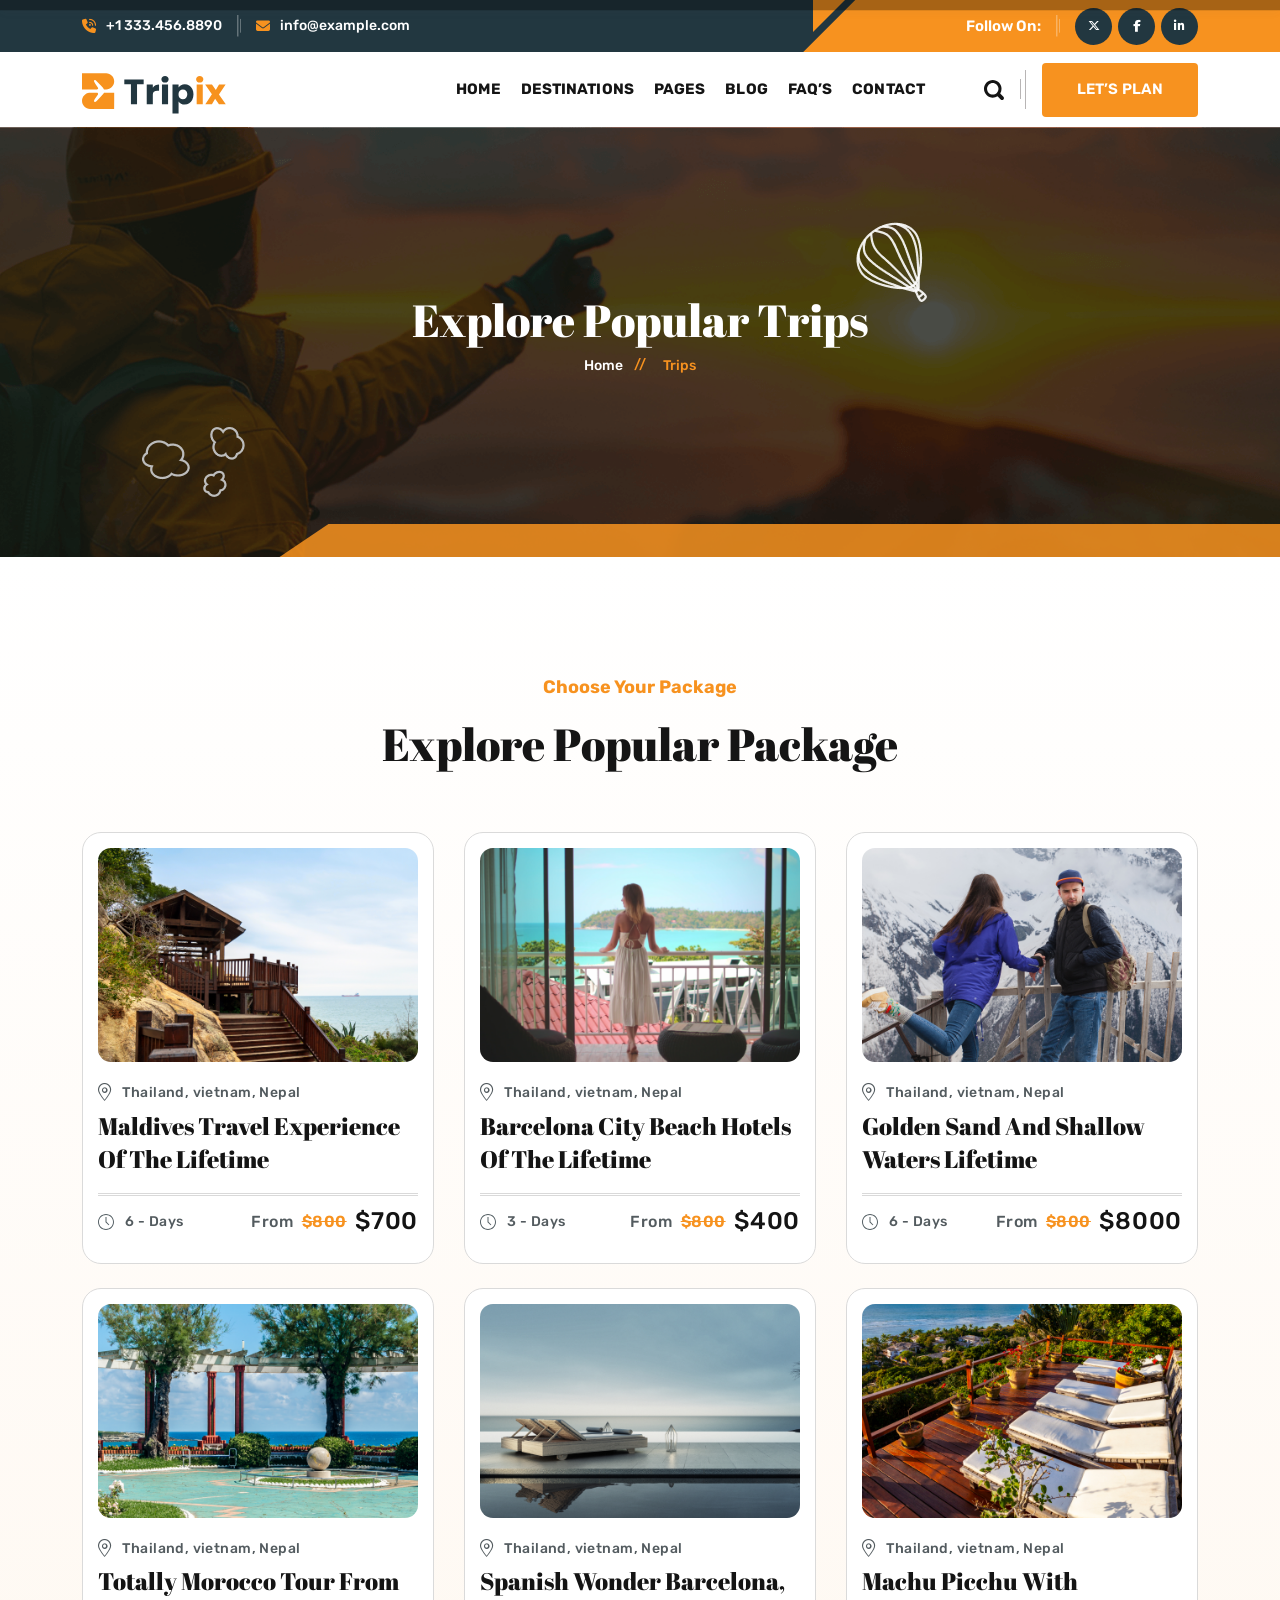
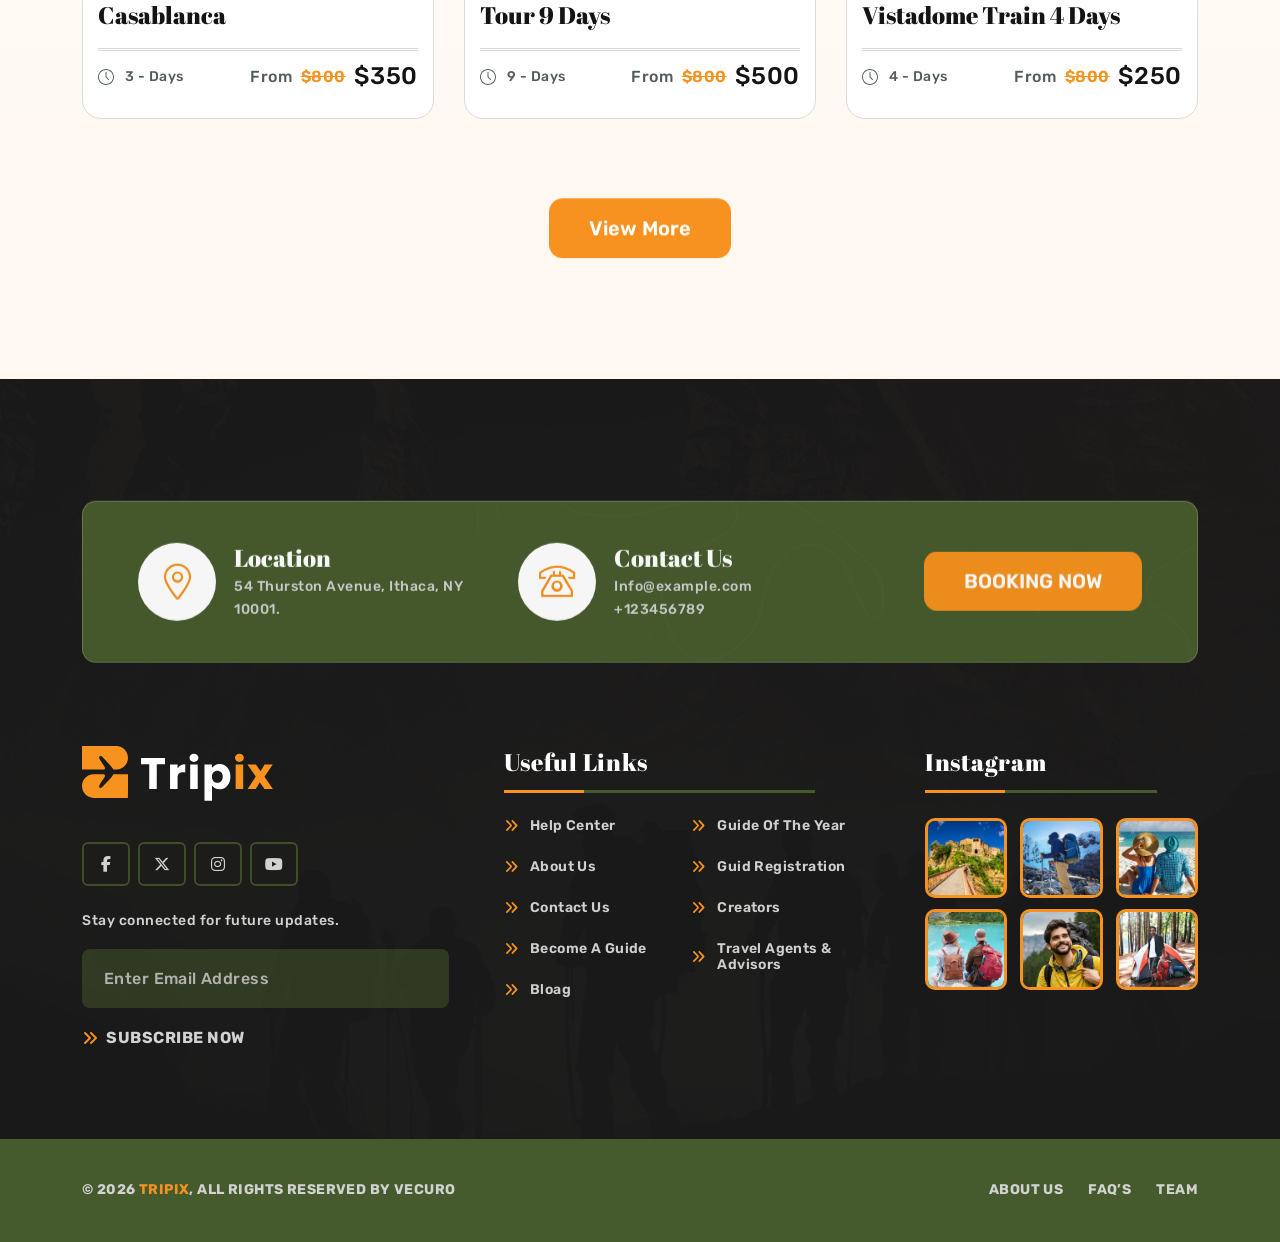
<file: trips.html>
<!DOCTYPE html>
<html class="no-js" lang="zxx">
  
<!-- Mirrored from html.vecurosoft.com/tripix/tripix-demo/trips.html by HTTrack Website Copier/3.x [XR&CO'2014], Mon, 23 Feb 2026 04:34:49 GMT -->
<head>
    <meta charset="utf-8" />
    <meta http-equiv="x-ua-compatible" content="ie=edge" />
    <meta name="author" content="https://vecuro.com/" />
    <title>Tripix - Tours & Travels HTML5 Template | Vecuro | Trips</title>

    <meta
      name="description"
      content="Tripix - Tours & Travels HTML5 Template, a stunning and feature-rich solution for travel agencies and tour operators."
    />
    <meta
      name="keywords"
      content="Tripix, Tours and Travels, HTML5 Template, Vecuro, Travel Agency Template, Tour Operator Template "
    />
    <meta name="robots" content="INDEX,FOLLOW" />
    <meta name="developer" content="Md Kaium Hossain" />

    <!-- Mobile Specific Metas -->
    <meta
      name="viewport"
      content="width=device-width, initial-scale=1, shrink-to-fit=no"
    />
    <!-- Favicons - Place favicon.ico in the root directory -->
    <link
      rel="apple-touch-icon"
      sizes="57x57"
      href="assets/img/favicons/apple-icon-57x57.png"
    />
    <link
      rel="apple-touch-icon"
      sizes="60x60"
      href="assets/img/favicons/apple-icon-60x60.png"
    />
    <link
      rel="apple-touch-icon"
      sizes="72x72"
      href="assets/img/favicons/apple-icon-72x72.png"
    />
    <link
      rel="apple-touch-icon"
      sizes="76x76"
      href="assets/img/favicons/apple-icon-76x76.png"
    />
    <link
      rel="apple-touch-icon"
      sizes="114x114"
      href="assets/img/favicons/apple-icon-114x114.png"
    />
    <link
      rel="apple-touch-icon"
      sizes="120x120"
      href="assets/img/favicons/apple-icon-120x120.png"
    />
    <link
      rel="apple-touch-icon"
      sizes="144x144"
      href="assets/img/favicons/apple-icon-144x144.png"
    />
    <link
      rel="apple-touch-icon"
      sizes="152x152"
      href="assets/img/favicons/apple-icon-152x152.png"
    />
    <link
      rel="apple-touch-icon"
      sizes="180x180"
      href="assets/img/favicons/apple-icon-180x180.png"
    />
    <link
      rel="icon"
      type="image/png"
      sizes="32x32"
      href="assets/img/favicons/favicon-32x32.png"
    />
    <link
      rel="icon"
      type="image/png"
      sizes="96x96"
      href="assets/img/favicons/favicon-96x96.png"
    />
    <link
      rel="icon"
      type="image/png"
      sizes="16x16"
      href="assets/img/favicons/favicon-16x16.png"
    />
    <link rel="manifest" href="assets/img/favicons/manifest.json" />
    <meta name="msapplication-TileColor" content="#ffffff" />
    <meta
      name="msapplication-TileImage"
      content="assets/img/favicons/ms-icon-144x144.png"
    />
    <meta name="theme-color" content="#fff" />
    <!--=================
	  Google Fonts
	================= -->
    <link rel="preconnect" href="https://fonts.googleapis.com/" />
    <link rel="preconnect" href="https://fonts.gstatic.com/" crossorigin />
    <link
      href="https://fonts.googleapis.com/css2?family=Abril+Fatface&amp;family=Bricolage+Grotesque:opsz,wght@12..96,200..800&amp;family=Poppins:ital,wght@0,100;0,200;0,300;0,400;0,500;0,600;0,700;0,800;0,900;1,100;1,200;1,300;1,400;1,500;1,600;1,700;1,800;1,900&amp;family=Rubik:ital,wght@0,300..900;1,300..900&amp;display=swap"
      rel="stylesheet"
    />
    <!--=================
	    All CSS File
	================= -->
    <!-- plugins -->
    <link rel="stylesheet" href="assets/css/plugins.css" />
    <!-- Theme Custom CSS -->
    <link rel="stylesheet" href="assets/css/style.css" />
  </head>

  <body class="vs-body">
    <!--[if lte IE 9]>
      <p class="browserupgrade">
        You are using an <strong>outdated</strong> browser. Please
        <a href="https://browsehappy.com/">upgrade your browser</a> to improve
        your experience and security.
      </p>
    <![endif]-->
    <!--********************************
   		Code Start From Here 
	******************************** -->
    <!--=================
		Preloader
	=================-->
    <div class="preloader">
      <button class="vs-btn preloaderCls">Cancel Preloader</button>
      <div class="preloader-inner">
        <img src="assets/img/logo.svg" alt="logo" />
        <span class="loader"></span>
      </div>
    </div>
    <!--=================
		Mobile Menu
	================= -->
    <div class="vs-menu-wrapper">
      <div class="vs-menu-area text-center">
        <div class="mobile-logo">
          <a href="index.html"
            ><img src="assets/img/logo.svg" alt="Carmax" class="logo"
          /></a>
          <button class="vs-menu-toggle"><i class="fal fa-times"></i></button>
        </div>
        <div class="vs-mobile-menu">
          <ul>
            <li class="menu-item-has-children">
              <a href="javascript:void(0)">Home</a>
              <ul class="sub-menu">
                <li><a href="index.html">Home 1</a></li>
                <li><a href="index-2.html">Home 2</a></li>
                <li><a href="index-3.html">Home 3</a></li>
              </ul>
            </li>
            <li class="menu-item-has-children">
              <a href="javascript:void(0)">Destinations</a>
              <ul class="sub-menu">
                <li><a href="destinations.html">Destinations</a></li>
                <li>
                  <a href="destination-details.html">Destination Details</a>
                </li>
              </ul>
            </li>
            <li class="menu-item-has-children mega-menu-wrap">
              <a href="javascript:void(0)">Pages</a>
              <ul class="mega-menu">
                <li>
                  <a href="javascript:void(0)">Page List 1</a>
                  <ul>
                    <li><a href="index.html">Home 1</a></li>
                    <li><a href="index-2.html">Home 2</a></li>
                    <li><a href="index-3.html">Home 3</a></li>
                    <li><a href="about.html">About</a></li>
                  </ul>
                </li>
                <li>
                  <a href="javascript:void(0)">Page List 2</a>
                  <ul>
                    <li><a href="faq.html">Faq's</a></li>
                    <li><a href="activities.html">Activities</a></li>
                    <li><a href="blog.html">Blog</a></li>
                    <li><a href="blog-details.html">Blog Details</a></li>
                  </ul>
                </li>
                <li>
                  <a href="javascript:void(0)">Page List 3</a>
                  <ul>
                    <li><a href="trips.html">Trips</a></li>
                    <li><a href="destinations.html">Destinations</a></li>
                    <li>
                      <a href="destination-details.html">Destination Details</a>
                    </li>
                    <li><a href="404.html">404 Error</a></li>
                  </ul>
                </li>
                <li>
                  <a href="javascript:void(0)">Page List 4</a>
                  <ul>
                    <li><a href="contact.html">Contact Us</a></li>
                  </ul>
                </li>
              </ul>
            </li>
            <li class="menu-item-has-children">
              <a href="javascript:void(0)">Blog</a>
              <ul class="sub-menu">
                <li><a href="blog.html">Blog</a></li>
                <li><a href="blog-details.html">Blog Details</a></li>
              </ul>
            </li>
            <li class="menu-item-has-children">
              <a href="faq.html">Faq's</a>
            </li>
            <li>
              <a href="contact.html">Contact</a>
            </li>
          </ul>
        </div>
      </div>
    </div>

    <!-- =================
    	Popup Search Box
    ================= -->
    <div class="popup-search-box">
      <button class="searchClose"><i class="fal fa-times"></i></button>
      <form action="#">
        <input
          type="text"
          class="border-theme"
          placeholder="What are you looking for"
        />
        <button type="submit"><i class="fal fa-search"></i></button>
      </form>
    </div>
    <!-- =================
    	Sticky Navbar
    ================= -->
    <div id="navbars" class="header-sticky navbars">
      <div class="container custom-container">
        <div class="row justify-content-between align-items-center">
          <div class="col-auto col-lg-2">
            <button class="vs-menu-toggle d-inline-block d-lg-none">
              <i class="fal fa-bars"></i>
            </button>
            <div class="logo d-none d-lg-block">
              <a href="index.html"
                ><img src="assets/img/logo.svg" alt="Carmax" class="logo"
              /></a>
            </div>
          </div>
          <div class="col-xl-auto col-lg-auto col-sm-3 d-none d-sm-block">
            <nav class="main-menu d-none d-lg-block">
              <ul>
                <li class="menu-item-has-children">
                  <a href="index.html">Home</a>
                  <ul class="sub-menu">
                    <li><a href="index.html">Home 1</a></li>
                    <li><a href="index-2.html">Home 2</a></li>
                    <li><a href="index-3.html">Home 3</a></li>
                  </ul>
                </li>
                <li class="menu-item-has-children">
                  <a href="destinations.html">Destinations</a>
                  <ul class="sub-menu">
                    <li><a href="destinations.html">Destinations</a></li>
                    <li>
                      <a href="destination-details.html">Destination Details</a>
                    </li>
                  </ul>
                </li>
                <li class="menu-item-has-children mega-menu-wrap">
                  <a href="javascript:void(0)">Pages</a>
                  <ul class="mega-menu">
                    <li>
                      <a href="#">Page List 1</a>
                      <ul>
                        <li><a href="index.html">Home 1</a></li>
                        <li><a href="index-2.html">Home 2</a></li>
                        <li><a href="index-3.html">Home 3</a></li>
                        <li><a href="about.html">About</a></li>
                      </ul>
                    </li>
                    <li>
                      <a href="#">Page List 2</a>
                      <ul>
                        <li><a href="faq.html">Faq's</a></li>
                        <li><a href="activities.html">Activities</a></li>
                        <li><a href="blog.html">Blog</a></li>
                        <li><a href="blog-details.html">Blog Details</a></li>
                      </ul>
                    </li>
                    <li>
                      <a href="#">Page List 3</a>
                      <ul>
                        <li><a href="trips.html">Trip</a></li>
                        <li><a href="destinations.html">Destinations</a></li>
                        <li>
                          <a href="destination-details.html"
                            >Destination Details</a
                          >
                        </li>
                        <li><a href="404.html">404 Error</a></li>
                      </ul>
                    </li>
                    <li>
                      <a href="#">Page List 4</a>
                      <ul>
                        <li><a href="contact.html">Contact Us</a></li>
                      </ul>
                    </li>
                  </ul>
                </li>
                <li class="menu-item-has-children">
                  <a href="blog.html">blog</a>
                  <ul class="sub-menu">
                    <li><a href="blog.html">blog</a></li>
                    <li><a href="blog-details.html">Blog Details</a></li>
                  </ul>
                </li>
                <li class="menu-item-has-children">
                  <a href="faq.html">Faq's</a>
                </li>
                <li>
                  <a href="contact.html">Contact</a>
                </li>
              </ul>
            </nav>
            <div class="logo d-lg-none">
              <a href="index.html"
                ><img src="assets/img/logo.svg" alt="Carmax" class="logo"
              /></a>
            </div>
          </div>
          <div class="col-xl-3 col-md-auto col-auto">
            <div class="header-wc style2">
              <button class="wc-link2 searchBoxTggler text-title-color">
                <svg
                  xmlns="http://www.w3.org/2000/svg"
                  width="21"
                  height="20"
                  viewBox="0 0 21 20"
                  fill="none"
                >
                  <path
                    d="M20.4174 16.6954L17.2213 13.4773C19.3155 10.0703 18.8936 5.54217 15.9593 2.58766C12.5328 -0.862552 6.9769 -0.862552 3.55037 2.58766C0.123835 6.03787 0.123835 11.6322 3.55037 15.0824C6.5354 18.088 11.1341 18.4736 14.5333 16.2469L17.7019 19.4335C18.4521 20.1888 19.6711 20.1888 20.4213 19.4335C21.1675 18.6781 21.1675 17.4507 20.4174 16.6954ZM5.711 12.9029C3.48395 10.6604 3.48395 7.00959 5.711 4.76715C7.93805 2.52471 11.5638 2.52471 13.7909 4.76715C16.018 7.00959 16.018 10.6604 13.7909 12.9029C11.5638 15.1453 7.93805 15.1453 5.711 12.9029Z"
                    fill="#F6F5F5"
                  ></path>
                </svg>
              </button>
              <svg
                xmlns="http://www.w3.org/2000/svg"
                width="6"
                height="39"
                viewBox="0 0 6 39"
                fill="none"
              >
                <rect
                  x="5"
                  width="1"
                  height="39"
                  fill="#D9D9D9"
                  fill-opacity="0.7"
                ></rect>
                <rect
                  y="9"
                  width="1"
                  height="20"
                  fill="#D9D9D9"
                  fill-opacity="0.7"
                ></rect>
              </svg>
              <div class="logo d-none d-sm-block">
                <a href="contact.html" class="vs-btn style10">
                  <span>let’s plan</span>
                </a>
              </div>
              <div class="logo d-sm-none">
                <a href="index.html"
                  ><img src="assets/img/logo.svg" alt="Carmax" class="logo"
                /></a>
              </div>
            </div>
          </div>
        </div>
      </div>
    </div>
    <!-- =================
    	Main Section Wrapper
  	================= -->
    <main class="main">
      <!--================= Header Area =================-->
      <header class="vs-header layout2">
        <!-- Main Menu Area -->
        <div class="sticky-wrapper position-relative">
          <div class="header-top">
            <div class="container custom-container">
              <div class="row g-3 justify-content-between align-items-center">
                <div class="col-md-6">
                  <div class="contact-info">
                    <ul class="custom-ul">
                      <li>
                        <i class="fa-solid fa-phone-volume"></i>
                        <a href="tel:+13334568890">+1 333.456.8890</a>
                      </li>
                      <li>
                        <svg
                          xmlns="http://www.w3.org/2000/svg"
                          width="4"
                          height="22"
                          viewBox="0 0 4 22"
                          fill="none"
                        >
                          <line
                            x1="0.75"
                            y1="2.774e-08"
                            x2="0.749999"
                            y2="21.6114"
                            stroke="white"
                            stroke-opacity="0.3"
                            stroke-width="1.5"
                          />
                          <line
                            x1="3.5"
                            y1="3.92926"
                            x2="3.5"
                            y2="17.682"
                            stroke="white"
                            stroke-opacity="0.3"
                          />
                        </svg>
                      </li>
                      <li>
                        <i class="fa-solid fa-envelope"></i>
                        <a href="mailto:info@example.com"> info@example.com </a>
                      </li>
                    </ul>
                  </div>
                </div>
                <div class="col-md-6">
                  <div class="social-share">
                    <span class="info-share">Follow on:</span>
                    <svg
                      xmlns="http://www.w3.org/2000/svg"
                      width="4"
                      height="22"
                      viewBox="0 0 4 22"
                      fill="none"
                    >
                      <line
                        x1="0.75"
                        y1="2.774e-08"
                        x2="0.749999"
                        y2="21.6114"
                        stroke="white"
                        stroke-opacity="0.3"
                        stroke-width="1.5"
                      />
                      <line
                        x1="3.5"
                        y1="3.92941"
                        x2="3.5"
                        y2="17.6821"
                        stroke="white"
                        stroke-opacity="0.3"
                      />
                    </svg>
                    <ul class="custom-ul">
                      <li>
                        <a href="#">
                          <i class="fa-brands fa-x-twitter"></i>
                        </a>
                      </li>
                      <li>
                        <a href="#">
                          <i class="fab fa-facebook-f"></i>
                        </a>
                      </li>
                      <li>
                        <a href="#">
                          <i class="fab fa-linkedin-in"></i>
                        </a>
                      </li>
                    </ul>
                  </div>
                </div>
              </div>
            </div>
          </div>
          <div class="header-bottom">
            <div class="container custom-container">
              <div class="row justify-content-between align-items-center">
                <div class="col-xl-3 col-lg-auto">
                  <div
                    class="header-logo d-flex justify-content-between align-items-center"
                  >
                    <a href="index.html"
                      ><img
                        src="assets/img/logo-v2.svg"
                        alt="Luxrio"
                        class="logo"
                    /></a>
                    <div class="d-flex align-items-center gap-3">
                      <button class="wc-link2 searchBoxTggler d-lg-none">
                        <svg
                          xmlns="http://www.w3.org/2000/svg"
                          width="21"
                          height="20"
                          viewBox="0 0 21 20"
                          fill="none"
                        >
                          <path
                            d="M20.4174 16.6954L17.2213 13.4773C19.3155 10.0703 18.8936 5.54217 15.9593 2.58766C12.5328 -0.862552 6.9769 -0.862552 3.55037 2.58766C0.123835 6.03787 0.123835 11.6322 3.55037 15.0824C6.5354 18.088 11.1341 18.4736 14.5333 16.2469L17.7019 19.4335C18.4521 20.1888 19.6711 20.1888 20.4213 19.4335C21.1675 18.6781 21.1675 17.4507 20.4174 16.6954ZM5.711 12.9029C3.48395 10.6604 3.48395 7.00959 5.711 4.76715C7.93805 2.52471 11.5638 2.52471 13.7909 4.76715C16.018 7.00959 16.018 10.6604 13.7909 12.9029C11.5638 15.1453 7.93805 15.1453 5.711 12.9029Z"
                            fill="#141414"
                          ></path>
                        </svg>
                      </button>
                      <button
                        class="vs-menu-toggle style2 d-inline-block d-lg-none"
                      >
                        <i class="fal fa-bars"></i>
                      </button>
                    </div>
                  </div>
                </div>
                <div
                  class="col-xl-9 col-lg-auto d-none d-lg-flex justify-content-end gap-md-4 gap-xl-5"
                >
                  <nav class="main-menu menu-style1 v2 d-none d-lg-block">
                    <ul
                      class="d-flex justify-content-center align-items-center"
                    >
                      <li class="menu-item-has-children">
                        <a href="index.html">Home</a>
                        <ul class="sub-menu">
                          <li><a href="index.html">Home 1</a></li>
                          <li><a href="index-2.html">Home 2</a></li>
                          <li><a href="index-3.html">Home 3</a></li>
                        </ul>
                      </li>
                      <li class="menu-item-has-children">
                        <a href="destinations.html">Destinations</a>
                        <ul class="sub-menu">
                          <li><a href="destinations.html">Destinations</a></li>
                          <li>
                            <a href="destination-details.html"
                              >Destination Details</a
                            >
                          </li>
                        </ul>
                      </li>
                      <li class="menu-item-has-children mega-menu-wrap">
                        <a href="javascript:void(0)">Pages</a>
                        <ul class="mega-menu">
                          <li>
                            <a href="#">Page List 1</a>
                            <ul>
                              <li><a href="index.html">Home 1</a></li>
                              <li><a href="index-2.html">Home 2</a></li>
                              <li><a href="index-3.html">Home 3</a></li>
                              <li><a href="about.html">About</a></li>
                            </ul>
                          </li>
                          <li>
                            <a href="#">Page List 2</a>
                            <ul>
                              <li><a href="faq.html">Faq's</a></li>
                              <li><a href="activities.html">Activities</a></li>
                              <li><a href="blog.html">Blog</a></li>
                              <li>
                                <a href="blog-details.html">Blog Details</a>
                              </li>
                            </ul>
                          </li>
                          <li>
                            <a href="#">Page List 3</a>
                            <ul>
                              <li><a href="trips.html">Trips</a></li>
                              <li>
                                <a href="destinations.html">Destinations</a>
                              </li>
                              <li>
                                <a href="destination-details.html"
                                  >Destination Details</a
                                >
                              </li>
                              <li><a href="404.html">404 Error</a></li>
                            </ul>
                          </li>
                          <li>
                            <a href="#">Page List 4</a>
                            <ul>
                              <li><a href="contact.html">Contact Us</a></li>
                            </ul>
                          </li>
                        </ul>
                      </li>
                      <li class="menu-item-has-children">
                        <a href="blog.html">blog</a>
                        <ul class="sub-menu">
                          <li><a href="blog.html">blog</a></li>
                          <li><a href="blog-details.html">blog details</a></li>
                        </ul>
                      </li>
                      <li>
                        <a href="faq.html">Faq’s</a>
                      </li>
                      <li>
                        <a href="contact.html">Contact</a>
                      </li>
                    </ul>
                  </nav>
                  <div class="header-wc style2">
                    <button class="wc-link2 searchBoxTggler">
                      <svg
                        xmlns="http://www.w3.org/2000/svg"
                        width="21"
                        height="20"
                        viewBox="0 0 21 20"
                        fill="none"
                        class="text-title-color"
                      >
                        <path
                          d="M20.4174 16.6954L17.2213 13.4773C19.3155 10.0703 18.8936 5.54217 15.9593 2.58766C12.5328 -0.862552 6.9769 -0.862552 3.55037 2.58766C0.123835 6.03787 0.123835 11.6322 3.55037 15.0824C6.5354 18.088 11.1341 18.4736 14.5333 16.2469L17.7019 19.4335C18.4521 20.1888 19.6711 20.1888 20.4213 19.4335C21.1675 18.6781 21.1675 17.4507 20.4174 16.6954ZM5.711 12.9029C3.48395 10.6604 3.48395 7.00959 5.711 4.76715C7.93805 2.52471 11.5638 2.52471 13.7909 4.76715C16.018 7.00959 16.018 10.6604 13.7909 12.9029C11.5638 15.1453 7.93805 15.1453 5.711 12.9029Z"
                          fill="currentColor"
                        />
                      </svg>
                    </button>
                    <svg
                      xmlns="http://www.w3.org/2000/svg"
                      width="6"
                      height="39"
                      viewBox="0 0 6 39"
                      fill="none"
                    >
                      <rect
                        x="5"
                        width="1"
                        height="39"
                        fill="#9A9696"
                        fill-opacity="0.7"
                      />
                      <rect
                        y="9"
                        width="1"
                        height="20"
                        fill="#9A9696"
                        fill-opacity="0.7"
                      />
                    </svg>
                    <a href="blog-details.html" class="vs-btn style8">
                      <span>let’s plan</span>
                    </a>
                  </div>
                </div>
              </div>
            </div>
          </div>
        </div>
      </header>
      <!--================= Header Area end =================-->

      <!--================= Breadcrumb Area start =================-->
      <section
        class="vs-breadcrumb"
        data-bg-src="assets/img/bg/breadcrumb-bg-2.png"
      >
        <img
          src="assets/img/icons/cloud.png"
          alt="vs-breadcrumb-icon"
          class="vs-breadcrumb-icon-1 animate-parachute"
        />
        <img
          src="assets/img/icons/ballon-sclation.png"
          alt="vs-breadcrumb-icon"
          class="vs-breadcrumb-icon-2 animate-parachute"
        />
        <div class="container">
          <div class="row text-center">
            <div class="col-12">
              <div class="breadcrumb-content">
                <h1 class="breadcrumb-title">explore popular trips</h1>
              </div>
              <div class="breadcrumb-menu">
                <ul class="custom-ul">
                  <li>
                    <a href="index.html">Home</a>
                  </li>
                  <li>trips</li>
                </ul>
              </div>
            </div>
          </div>
        </div>
      </section>
      <!--================= Breadcrumb Area end =================-->

      <!--================= Tour Package Area start =================-->
      <section class="vs-tour-package style-2 space">
        <div class="container">
          <div class="row">
            <div class="col-lg-auto mx-auto">
              <div class="title-area text-center">
                <span
                  class="sec-subtitle text-capitalize fade-anim"
                  data-direction="top"
                  >Choose Your Package</span
                >
                <h2 class="sec-title fade-anim" data-direction="bottom">
                  Explore Popular package
                </h2>
              </div>
            </div>
          </div>
          <div class="row g-4">
            <div class="col-md-6 col-xl-4">
              <div class="tour-package-box style-3 bg-white-color">
                <div class="tour-package-thumb">
                  <img
                    src="assets/img/tour-packages/tour-package-3-1.png"
                    alt="tour-package"
                    class="w-100"
                  />
                </div>
                <div class="tour-package-content">
                  <div class="location">
                    <i class="fa-sharp fa-light fa-location-dot"></i>
                    <span>Thailand, vietnam, Nepal</span>
                  </div>
                  <h5 class="title line-clamp-2">
                    <a href="contact.html">Maldives Travel Experience of the Lifetime</a>
                  </h5>
                  <div class="tour-package-footer">
                    <div class="tour-duration">
                      <svg
                        width="16"
                        height="16"
                        viewBox="0 0 16 16"
                        fill="none"
                        xmlns="http://www.w3.org/2000/svg"
                      >
                        <path
                          d="M8 0C3.58888 0 0 3.58888 0 8C0 12.4111 3.58888 16 8 16C12.4111 16 16 12.4111 16 8C16 3.58888 12.4111 0 8 0ZM8 15C4.14013 15 1 11.8599 1 8C1 4.14013 4.14013 1 8 1C11.8599 1 15 4.14013 15 8C15 11.8599 11.8599 15 8 15Z"
                          fill="#556065"
                        />
                        <path
                          d="M8.5 3H7.5V8.20702L10.6465 11.3535L11.3535 10.6465L8.5 7.79295V3Z"
                          fill="#556065"
                        />
                      </svg>
                      <span>6 - Days</span>
                    </div>
                    <div class="pricing-info fw-medium">
                      From
                      <del class="text-theme-color fw-semibold">$800</del>
                      <h5 class="new-price">$700</h5>
                    </div>
                  </div>
                </div>
              </div>
            </div>
            <div class="col-md-6 col-xl-4">
              <div class="tour-package-box style-3 bg-white-color">
                <div class="tour-package-thumb">
                  <img
                    src="assets/img/tour-packages/tour-package-3-2.png"
                    alt="tour-package"
                    class="w-100"
                  />
                </div>
                <div class="tour-package-content">
                  <div class="location">
                    <i class="fa-sharp fa-light fa-location-dot"></i>
                    <span>Thailand, vietnam, Nepal</span>
                  </div>
                  <h5 class="title line-clamp-2">
                    <a href="contact.html">barcelona city beach hotels of the Lifetime</a>
                  </h5>
                  <div class="tour-package-footer">
                    <div class="tour-duration">
                      <svg
                        width="16"
                        height="16"
                        viewBox="0 0 16 16"
                        fill="none"
                        xmlns="http://www.w3.org/2000/svg"
                      >
                        <path
                          d="M8 0C3.58888 0 0 3.58888 0 8C0 12.4111 3.58888 16 8 16C12.4111 16 16 12.4111 16 8C16 3.58888 12.4111 0 8 0ZM8 15C4.14013 15 1 11.8599 1 8C1 4.14013 4.14013 1 8 1C11.8599 1 15 4.14013 15 8C15 11.8599 11.8599 15 8 15Z"
                          fill="#556065"
                        />
                        <path
                          d="M8.5 3H7.5V8.20702L10.6465 11.3535L11.3535 10.6465L8.5 7.79295V3Z"
                          fill="#556065"
                        />
                      </svg>
                      <span>3 - Days</span>
                    </div>
                    <div class="pricing-info fw-medium">
                      From
                      <del class="text-theme-color fw-semibold">$800</del>
                      <h5 class="new-price">$400</h5>
                    </div>
                  </div>
                </div>
              </div>
            </div>
            <div class="col-md-6 col-xl-4">
              <div class="tour-package-box style-3 bg-white-color">
                <div class="tour-package-thumb">
                  <img
                    src="assets/img/tour-packages/tour-package-3-3.png"
                    alt="tour-package"
                    class="w-100"
                  />
                </div>
                <div class="tour-package-content">
                  <div class="location">
                    <i class="fa-sharp fa-light fa-location-dot"></i>
                    <span>Thailand, vietnam, Nepal</span>
                  </div>
                  <h5 class="title line-clamp-2">
                    <a href="contact.html">golden sand and shallow waters Lifetime</a>
                  </h5>
                  <div class="tour-package-footer">
                    <div class="tour-duration">
                      <svg
                        width="16"
                        height="16"
                        viewBox="0 0 16 16"
                        fill="none"
                        xmlns="http://www.w3.org/2000/svg"
                      >
                        <path
                          d="M8 0C3.58888 0 0 3.58888 0 8C0 12.4111 3.58888 16 8 16C12.4111 16 16 12.4111 16 8C16 3.58888 12.4111 0 8 0ZM8 15C4.14013 15 1 11.8599 1 8C1 4.14013 4.14013 1 8 1C11.8599 1 15 4.14013 15 8C15 11.8599 11.8599 15 8 15Z"
                          fill="#556065"
                        />
                        <path
                          d="M8.5 3H7.5V8.20702L10.6465 11.3535L11.3535 10.6465L8.5 7.79295V3Z"
                          fill="#556065"
                        />
                      </svg>
                      <span>6 - Days</span>
                    </div>
                    <div class="pricing-info fw-medium">
                      From
                      <del class="text-theme-color fw-semibold">$800</del>
                      <h5 class="new-price">$8000</h5>
                    </div>
                  </div>
                </div>
              </div>
            </div>
            <div class="col-md-6 col-xl-4">
              <div class="tour-package-box style-3 bg-white-color">
                <div class="tour-package-thumb">
                  <img
                    src="assets/img/tour-packages/tour-package-3-4.png"
                    alt="tour-package"
                    class="w-100"
                  />
                </div>
                <div class="tour-package-content">
                  <div class="location">
                    <i class="fa-sharp fa-light fa-location-dot"></i>
                    <span>Thailand, vietnam, Nepal</span>
                  </div>
                  <h5 class="title line-clamp-2">
                    <a href="contact.html">Totally Morocco Tour from Casablanca</a>
                  </h5>
                  <div class="tour-package-footer">
                    <div class="tour-duration">
                      <svg
                        width="16"
                        height="16"
                        viewBox="0 0 16 16"
                        fill="none"
                        xmlns="http://www.w3.org/2000/svg"
                      >
                        <path
                          d="M8 0C3.58888 0 0 3.58888 0 8C0 12.4111 3.58888 16 8 16C12.4111 16 16 12.4111 16 8C16 3.58888 12.4111 0 8 0ZM8 15C4.14013 15 1 11.8599 1 8C1 4.14013 4.14013 1 8 1C11.8599 1 15 4.14013 15 8C15 11.8599 11.8599 15 8 15Z"
                          fill="#556065"
                        />
                        <path
                          d="M8.5 3H7.5V8.20702L10.6465 11.3535L11.3535 10.6465L8.5 7.79295V3Z"
                          fill="#556065"
                        />
                      </svg>
                      <span>3 - Days</span>
                    </div>
                    <div class="pricing-info fw-medium">
                      From
                      <del class="text-theme-color fw-semibold">$800</del>
                      <h5 class="new-price">$350</h5>
                    </div>
                  </div>
                </div>
              </div>
            </div>
            <div class="col-md-6 col-xl-4">
              <div class="tour-package-box style-3 bg-white-color">
                <div class="tour-package-thumb">
                  <img
                    src="assets/img/tour-packages/tour-package-3-5.png"
                    alt="tour-package"
                    class="w-100"
                  />
                </div>
                <div class="tour-package-content">
                  <div class="location">
                    <i class="fa-sharp fa-light fa-location-dot"></i>
                    <span>Thailand, vietnam, Nepal</span>
                  </div>
                  <h5 class="title line-clamp-2">
                    <a href="contact.html">Spanish Wonder Barcelona, tour 9 Days</a>
                  </h5>
                  <div class="tour-package-footer">
                    <div class="tour-duration">
                      <svg
                        width="16"
                        height="16"
                        viewBox="0 0 16 16"
                        fill="none"
                        xmlns="http://www.w3.org/2000/svg"
                      >
                        <path
                          d="M8 0C3.58888 0 0 3.58888 0 8C0 12.4111 3.58888 16 8 16C12.4111 16 16 12.4111 16 8C16 3.58888 12.4111 0 8 0ZM8 15C4.14013 15 1 11.8599 1 8C1 4.14013 4.14013 1 8 1C11.8599 1 15 4.14013 15 8C15 11.8599 11.8599 15 8 15Z"
                          fill="#556065"
                        />
                        <path
                          d="M8.5 3H7.5V8.20702L10.6465 11.3535L11.3535 10.6465L8.5 7.79295V3Z"
                          fill="#556065"
                        />
                      </svg>
                      <span>9 - Days</span>
                    </div>
                    <div class="pricing-info fw-medium">
                      From
                      <del class="text-theme-color fw-semibold">$800</del>
                      <h5 class="new-price">$500</h5>
                    </div>
                  </div>
                </div>
              </div>
            </div>
            <div class="col-md-6 col-xl-4">
              <div class="tour-package-box style-3 bg-white-color">
                <div class="tour-package-thumb">
                  <img
                    src="assets/img/tour-packages/tour-package-3-6.png"
                    alt="tour-package"
                    class="w-100"
                  />
                </div>
                <div class="tour-package-content">
                  <div class="location">
                    <i class="fa-sharp fa-light fa-location-dot"></i>
                    <span>Thailand, vietnam, Nepal</span>
                  </div>
                  <h5 class="title line-clamp-2">
                    <a href="contact.html">Machu Picchu with Vistadome Train 4 days</a>
                  </h5>
                  <div class="tour-package-footer">
                    <div class="tour-duration">
                      <svg
                        width="16"
                        height="16"
                        viewBox="0 0 16 16"
                        fill="none"
                        xmlns="http://www.w3.org/2000/svg"
                      >
                        <path
                          d="M8 0C3.58888 0 0 3.58888 0 8C0 12.4111 3.58888 16 8 16C12.4111 16 16 12.4111 16 8C16 3.58888 12.4111 0 8 0ZM8 15C4.14013 15 1 11.8599 1 8C1 4.14013 4.14013 1 8 1C11.8599 1 15 4.14013 15 8C15 11.8599 11.8599 15 8 15Z"
                          fill="#556065"
                        />
                        <path
                          d="M8.5 3H7.5V8.20702L10.6465 11.3535L11.3535 10.6465L8.5 7.79295V3Z"
                          fill="#556065"
                        />
                      </svg>
                      <span>4 - Days</span>
                    </div>
                    <div class="pricing-info fw-medium">
                      From
                      <del class="text-theme-color fw-semibold">$800</del>
                      <h5 class="new-price">$250</h5>
                    </div>
                  </div>
                </div>
              </div>
            </div>
          </div>
          <div class="row">
            <div class="col-12">
              <div class="text-center space-extra-top btn-trigger btn-bounce">
                <a href="trips.html" class="vs-btn style6 text-capitalize">View More</a>
              </div>
            </div>
          </div>
        </div>
      </section>
      <!--================= Tour Package Area end =================-->
    </main>
    <!-- ================= Footer Start ================= -->
    <footer
      class="vs-footer-style1"
      data-bg-src="assets/img/footer/footer-style1-bg.png"
    >
      <div class="footer-top space-top">
        <div class="container">
          <div class="row gx-4">
            <div class="col-12">
              <div
                class="footer-cta bg-third-theme-color fade-anim"
                data-bg-src="assets/img/footer/footer-cta-bg.png"
              >
                <div class="row g-4 align-items-center">
                  <div class="col-lg-8">
                    <div class="cta-contact-items">
                      <div class="contact-item">
                        <span class="icon">
                          <i class="fa-light fa-location-dot"></i>
                        </span>
                        <div class="info">
                          <h5 class="info-title text-white-color">Location</h5>
                          <p>54 Thurston Avenue, Ithaca, NY 10001.</p>
                        </div>
                      </div>
                      <div class="contact-item">
                        <span class="icon">
                          <i class="fa-sharp fa-light fa-phone-rotary"></i>
                        </span>
                        <div class="info">
                          <h5 class="info-title text-white-color">
                            Contact Us
                          </h5>
                          <p>
                            <a href="mailto:info@example.com"
                              >Info@example.com</a
                            >
                            <a href="tel:+123456789">+123456789</a>
                          </p>
                        </div>
                      </div>
                    </div>
                  </div>
                  <div
                    class="col-lg-4 d-flex justify-content-center justify-content-lg-end btn-trigger btn-bounce"
                  >
                    <a href="contact.html" class="vs-btn style6">
                      <span>booking now</span>
                    </a>
                  </div>
                </div>
              </div>
            </div>
          </div>
        </div>
      </div>
      <div class="footer-center space-extra">
        <div class="container">
          <div class="row gx-4 gy-4 gx-xl-2 justify-content-between">
            <div class="col-md-6 col-lg-4 col-xl-4">
              <div class="footer-widgets">
                <a href="index.html" class="logo">
                  <img src="assets/img/logo.svg" alt="logo" />
                </a>
                <div class="social-media">
                  <ul class="custom-ul">
                    <li>
                      <a href="https://www.facebook.com/" target="_blank"
                        ><i class="fa-brands fa-facebook-f"></i
                      ></a>
                    </li>
                    <li>
                      <a href="https://x.com/" target="_blank"
                        ><i class="fa-brands fa-x-twitter"></i
                      ></a>
                    </li>
                    <li>
                      <a href="https://www.instagram.com/" target="_blank"
                        ><i class="fa-brands fa-instagram"></i
                      ></a>
                    </li>
                    <li>
                      <a href="https://www.youtube.com/" target="_blank"
                        ><i class="fa-brands fa-youtube"></i
                      ></a>
                    </li>
                  </ul>
                </div>

                <p class="mt-4 mb-3 text-color-5">
                  Stay connected for future updates.
                </p>
                <div class="newsletter">
                  <form action="https://html.vecurosoft.com/tripix/tripix-demo/index.html" class="w100">
                    <input
                      type="email"
                      class="form-control"
                      placeholder="Enter Email Address"
                    />
                    <button type="submit" class="text-uppercase text-color-5">
                      <i class="fa-solid fa-angles-right"></i>
                      <span>Subscribe now</span>
                    </button>
                  </form>
                </div>
              </div>
            </div>
            <div class="col-lg-5 col-xl-4 order-md-3 order-lg-2">
              <div class="footer-widgets">
                <h5 class="widgets-title text-white-color text-capitalize">
                  Useful Links
                </h5>
                <div class="row gx-xl-2 g-2">
                  <div class="col-md-6">
                    <div class="footer-links">
                      <ul class="custom-ul">
                        <li>
                          <a href="contact.html">
                            <i class="fa-solid fa-angles-right"></i>
                            Help center
                          </a>
                        </li>
                        <li>
                          <a href="about.html">
                            <i class="fa-solid fa-angles-right"></i>
                            About Us
                          </a>
                        </li>
                        <li>
                          <a href="contact.html">
                            <i class="fa-solid fa-angles-right"></i>
                            Contact Us
                          </a>
                        </li>
                        <li>
                          <a href="contact.html">
                            <i class="fa-solid fa-angles-right"></i>
                            Become A Guide
                          </a>
                        </li>
                        <li>
                          <a href="blog.html">
                            <i class="fa-solid fa-angles-right"></i>
                            Bloag
                          </a>
                        </li>
                      </ul>
                    </div>
                  </div>
                  <div class="col-md-6">
                    <div class="footer-links">
                      <ul class="custom-ul">
                        <li>
                          <a href="activities.html">
                            <i class="fa-solid fa-angles-right"></i>
                            Guide of the Year
                          </a>
                        </li>
                        <li>
                          <a href="activities.html">
                            <i class="fa-solid fa-angles-right"></i>
                            Guid registration
                          </a>
                        </li>
                        <li>
                          <a href="activities.html">
                            <i class="fa-solid fa-angles-right"></i>
                            creators
                          </a>
                        </li>
                        <li>
                          <a href="activities.html">
                            <i class="fa-solid fa-angles-right"></i>
                            Travel agents & advisors
                          </a>
                        </li>
                      </ul>
                    </div>
                  </div>
                </div>
              </div>
            </div>
            <div class="col-md-6 col-lg-3 col-xl-3 order-md-2 order-lg-3">
              <div class="footer-widgets">
                <h5 class="widgets-title text-white-color text-capitalize">
                  instagram
                </h5>
                <div class="instagram">
                  <a href="https://www.instagram.com/" target="_blank">
                    <img
                      src="assets/img/instagram-post/instagram-1.png"
                      alt="instagram-1"
                      class="w-100"
                    />
                  </a>
                  <a href="https://www.instagram.com/" target="_blank">
                    <img
                      src="assets/img/instagram-post/instagram-2.png"
                      alt="instagram-2"
                      class="w-100"
                    />
                  </a>
                  <a href="https://www.instagram.com/" target="_blank">
                    <img
                      src="assets/img/instagram-post/instagram-3.png"
                      alt="instagram-3"
                      class="w-100"
                    />
                  </a>
                  <a href="https://www.instagram.com/" target="_blank">
                    <img
                      src="assets/img/instagram-post/instagram-4.png"
                      alt="instagram-4"
                      class="w-100"
                    />
                  </a>
                  <a href="https://www.instagram.com/" target="_blank">
                    <img
                      src="assets/img/instagram-post/instagram-5.png"
                      alt="instagram-5"
                      class="w-100"
                    />
                  </a>
                  <a href="https://www.instagram.com/" target="_blank">
                    <img
                      src="assets/img/instagram-post/instagram-6.png"
                      alt="instagram-6"
                      class="w-100"
                    />
                  </a>
                </div>
              </div>
            </div>
          </div>
        </div>
      </div>
      <div class="footer-bottom bg-third-theme-color">
        <div class="container">
          <div class="row">
            <div class="col-md-6 order-2 order-md-1">
              <p class="footer-copyright text-center text-md-start">
                © <span class="current-year"></span>
                <a
                  href="index.html"
                  title="Develop by Vecuro"
                  class="text-theme-color"
                  >Tripix</a
                >, All Rights Reserved by <a href="https://themeforest.net/user/vecuro_themes/" >Vecuro</a>
              </p>
            </div>
            <div class="col-md-6 order-1 order-md-2">
              <div class="footer-menu">
                <ul
                  class="custom-ul justify-content-center justify-content-md-end"
                >
                  <li><a href="about.html">About Us</a></li>
                  <li><a href="faq.html">Faq’s</a></li>
                  <li><a href="activities.html">Team</a></li>
                </ul>
              </div>
            </div>
          </div>
        </div>
      </div>
    </footer>
    <!-- ================= Footer End ================= -->

    <!-- ================= Main Section Wrapper End ================= -->
    <a href="#" class="scrollToTop scroll-btn"
      ><i class="far fa-arrow-up"></i
    ></a>
    <!-- ***************** Code End  Here ***************** -->
    <!--================= All Js File ================= -->
    <!-- Jquery -->
    <script src="assets/js/vendor/jquery-3.6.0.min.js"></script>
    <!-- Jquery UI -->
    <script src="assets/js/jquery-ui.min.js"></script>
    <!-- Jquery UI -->
    <script src="assets/js/moment.min.js"></script>
    <!-- Jquery UI -->
    <script src="assets/js/daterangepicker.min.js"></script>
    <!-- Swiper Slider -->
    <script src="assets/js/swiper-bundle.min.js"></script>
    <!-- Bootstrap -->
    <script src="assets/js/bootstrap.min.js"></script>
    <!-- WOW.js Animation -->
    <script src="assets/js/wow.min.js"></script>
    <!-- Magnific Popup -->
    <script src="assets/js/jquery.magnific-popup.min.js"></script>
    <!-- Image Loaded Jquery -->
    <script src="assets/js/imagesloaded.pkgd.min.js"></script>
    <!-- Odometer JS -->
    <script src="assets/js/odometer.min.js"></script>
    <script src="assets/js/viewport.jquery.js"></script>
    <!-- Gsap -->
    <script src="assets/js/gsap.min.js"></script>
    <!-- ScrollTrigger -->
    <script src="assets/js/ScrollTrigger.min.js"></script>
    <!-- ScrollToPlugin -->
    <script src="assets/js/ScrollToPlugin.min.js"></script>
    <!-- SplitText -->
    <script src="assets/js/SplitText.min.js"></script>

    <!-- Main Js File -->
    <script src="assets/js/main.js"></script>
  </body>

<!-- Mirrored from html.vecurosoft.com/tripix/tripix-demo/trips.html by HTTrack Website Copier/3.x [XR&CO'2014], Mon, 23 Feb 2026 04:35:19 GMT -->
</html>
</file>
<file: assets/css/style.css>
/*
Template Name: Vecuro
Template URL: https://tripix.com/
Description: Tripix - Tours & Travels HTML5 Template
Author: Vecuro
Developer: Md Kaium Hossain
Author URL: https://themeforest.net/user/vecuro_themes
Version: 1.0.0
*/
/*=================================
    CSS Index Here
==================================*/
/*
01. Theme Base
    1.1. Mixin
    1.2. Function
    1.3. Variable
    1.4. Typography
    1.5. Extend
    1.6. Wordpress Default

02. Reset
    2.1. Container
    2.2. Grid
    2.3. Input
    2.4. Slick Slider
    2.5. Mobile Menu

03. Utilities
    3.1. Preloader
    3.2. Buttons
    3.3. Titles
    3.4. Common
    3.5. Font
    3.6. Background
    3.7. Text Color
    3.8. Overlay
    3.9. Animation
    3.10. Icon
    3.10. Search

04. Template Style
    4.1. widget
    4.2. Header
    4.3. Footer
    4.4. Breadcrumb
    4.5. Blog
    4.6. Hero Area
    4.7. Feature
    4.8 Destination Gallery
    4.9 Destination
    4.10 Destination Details
    4.11 Blog-single
    4.12 Choose Us
    4.13 partner
    4.14 Top Place
    4.15 Awards
    4.16 Tour Package
    4.17 Services
    4.18 Travel Guides
    4.19 Insta
    4.20 Testimonial
    4.21 Error
    4.22 Accordion
    4.23 About
    4.24 Offer
    4.25 Exclusive Gallery
    4.26 CTA
    4.27 Counter
    4.28 Contact
    4.29 Activities
    4.30 Popup Search

05. Spacing
*/
/*=================================
    CSS Index End
==================================*/
/*=================================
   01. Theme Base
==================================*/
/*------------------- 1.1. Mixin -------------------*/
/*------------------- 1.2. Function -------------------*/
/*------------------- 1.3. Variable-------------------*/
:root {
  --theme-color: #f7921f;
  --theme-color-rgb: 247, 146, 31;
  --second-theme-color: #223740;
  --second-theme-color-rgb: 34, 55, 64;
  --third-theme-color: #465b2d;
  --third-theme-color-rgb: 70, 91, 45;
  --title-color: #141414;
  --title-color-rgb: 20, 20, 20;
  --body-color: #535b5f;
  --body-color-rgb: 83, 91, 95;
  --black-color: #000000;
  --black-color-rgb: 0, 0, 0;
  --white-color: #ffffff;
  --white-color-rgb: 255, 255, 255;
  --yellow-color: #fec624;
  --success-color: #28a745;
  --error-color: #dc3545;
  --bg-color-1: #f7921f;
  --bg-color-1-rgb: 247, 146, 31;
  --bg-color-2: #223740;
  --bg-color-2-rgb: 34, 55, 64;
  --bg-color-3: #465b2d;
  --bg-color-3-rgb: 70, 91, 45;
  --bg-color-4: #141414;
  --bg-color-4-rgb: 20, 20, 20;
  --bg-color-5: #d3d2d2;
  --bg-color-5-rgb: 211, 210, 210;
  --bg-color-6: #cfcfcf;
  --bg-color-6-rgb: 207, 207, 207;
  --bg-color-7: #d9d9d9;
  --bg-color-7-rgb: 217, 217, 217;
  --bg-color-8: #fefefe;
  --bg-color-8-rgb: 254, 254, 254;
  --bg-color-9: #915612;
  --bg-color-9-rgb: 145, 86, 18;
  --bg-color-10: #dadada;
  --bg-color-10-rgb: 218, 218, 218;
  --bg-color-11: #f1eadb;
  --bg-color-11-rgb: 241, 234, 219;
  --bg-color-12: #43a32d;
  --bg-color-12-rgb: 67, 163, 45;
  --bg-color-13: #d80808;
  --bg-color-13-rgb: 217, 8, 8;
  --vs-border-color: #e0e0e0;
  --title-font: "Abril Fatface", serif;
  --body-font: "Rubik", serif;
  --bricolage-font: "Bricolage Grotesque", serif;
  --poppins-font: "Poppins", serif;
  --icon-font: "Font Awesome 6 Pro";
  --main-container: 1300px;
  --container-gutters: 30px;
  --section-space: 120px;
  --section-space-mobile: 80px;
  --section-title-space: 80px;
  --ripple-ani-duration: 5s;
}

/*------------------- 1.5. Reset -------------------*/
html,
body {
  scroll-behavior: smooth;
  box-sizing: border-box;
  -moz-box-sizing: border-box;
  -webkit-box-sizing: border-box;
}

body {
  font-family: var(--body-font);
  font-size: 14px;
  font-weight: 500;
  color: var(--body-color);
  line-height: 157.143%;
  -webkit-font-smoothing: antialiased;
  overflow-x: hidden;
  /* Small devices */
}
@media (max-width: 767px) {
  body {
    font-size: 14px;
    line-height: 24px;
  }
}

iframe {
  border: none;
  width: 100%;
  display: block;
}

.slick-slide:focus,
button:focus,
a:focus,
a:active,
input,
input:hover,
input:focus,
input:active,
textarea,
textarea:hover,
textarea:focus,
textarea:active {
  outline: none;
}

input:focus {
  outline: none;
  box-shadow: none;
}

img:not([draggable]),
embed,
object,
video {
  max-width: 100%;
  height: auto;
}

ul {
  list-style-type: none;
}

.custom-ul {
  margin: 0;
  padding: 0;
}

ol {
  list-style-type: decimal;
}

a {
  color: var(--white-color);
  text-decoration: none;
  outline: 0;
  transition: all ease 0.4s;
}
a:hover {
  color: var(--theme-color);
}
a:active, a:focus, a:hover, a:visited {
  text-decoration: none;
  outline: 0;
}

button {
  transition: all ease 0.4s;
}

img {
  border: none;
  max-width: 100%;
}

figure {
  display: block;
  margin: 0;
}

ins {
  text-decoration: none;
}

pre {
  background: #f5f5f5;
  color: #666;
  font-size: 14px;
  margin: 20px 0;
  overflow: auto;
  padding: 20px;
  white-space: pre-wrap;
  word-wrap: break-word;
}

span.ajax-loader:empty,
p:empty {
  display: none;
}

p {
  margin: 0 0 0 0;
  color: var(--body-color);
  line-height: 1.63;
  letter-spacing: 0.5px;
  /* Small devices */
}
@media (max-width: 767px) {
  p {
    line-height: 1.73;
  }
}

h1 a,
h2 a,
h3 a,
h4 a,
h5 a,
h6 a,
p a,
li a,
span a {
  font-size: inherit;
  font-family: inherit;
  font-weight: inherit;
  line-height: inherit;
  color: inherit;
}

.h1,
h1,
.h2,
h2,
.h3,
h3,
.h4,
h4,
.h5,
h5,
.h6,
h6 {
  font-family: var(--title-font);
  color: var(--title-color);
  text-transform: none;
  font-weight: 400;
  line-height: 1.5;
  margin: 0 0 0 0;
}

.h1,
h1 {
  font-size: 90px;
}

.h2,
h2 {
  font-size: 45px;
}

.h3,
h3 {
  font-size: 40px;
}

.h4,
h4 {
  font-size: 36px;
}

.h5,
h5 {
  font-size: 24px;
  line-height: 141.667%;
}

.h6,
h6 {
  font-size: 20px;
  line-height: 120%;
}

/* Large devices */
@media (max-width: 1199px) {
  h1,
  .h1 {
    font-size: 75px;
  }
  h2,
  .h2 {
    font-size: 40px;
  }
  h3,
  .h3 {
    font-size: 35px;
  }
  h4,
  .h4 {
    font-size: 32px;
  }
  h5,
  .h5 {
    font-size: 22px;
  }
  h6,
  .h6 {
    font-size: 18px;
  }
}
@media md {
  h1,
  .h1 {
    font-size: 60px;
  }
  h2,
  .h2 {
    font-size: 35px;
  }
  h3,
  .h3 {
    font-size: 30px;
  }
  h4,
  .h4 {
    font-size: 28px;
  }
}
/* Small devices */
@media (max-width: 767px) {
  .h1,
  h1 {
    font-size: 40px;
  }
  .h2,
  h2 {
    font-size: 30px;
  }
  .h3,
  h3 {
    font-size: 26px;
  }
  .h4,
  h4 {
    font-size: 22px;
  }
  .h5,
  h5 {
    font-size: 18px;
  }
  .h6,
  h6 {
    font-size: 16px;
  }
}
/*------------------- 1.6. Responsive -------------------*/
/*-----------------
    3.2 Responsive Media Queries
-----------------*/
/*------------------- 1.7. Wordpress Default -------------------*/
p.has-drop-cap {
  margin-bottom: 20px;
}

.page--item p:last-child .alignright {
  clear: right;
}

.blog-title,
.pagi-title,
.breadcumb-title {
  word-break: break-word;
}

.blocks-gallery-caption,
.wp-block-embed figcaption,
.wp-block-image figcaption {
  color: var(--body-color);
}

.bypostauthor,
.gallery-caption {
  display: block;
}

.page-links,
.clearfix {
  clear: both;
}

.page--item {
  margin-bottom: 30px;
}
.page--item p {
  line-height: 1.8;
}

.content-none-search {
  margin-top: 30px;
}

.wp-block-button.aligncenter {
  text-align: center;
}

.alignleft {
  display: inline;
  float: left;
  margin-bottom: 10px;
  margin-right: 1.5em;
}

.alignright {
  display: inline;
  float: right;
  margin-bottom: 10px;
  margin-left: 1.5em;
  margin-right: 1em;
}

.aligncenter {
  clear: both;
  display: block;
  margin-left: auto;
  margin-right: auto;
  max-width: 100%;
}

.gallery {
  margin-bottom: 1.5em;
  width: 100%;
}

.gallery-item {
  display: inline-block;
  text-align: center;
  vertical-align: top;
  width: 100%;
  padding: 0 5px;
}

.wp-block-columns {
  margin-bottom: 1em;
}

figure.gallery-item {
  margin-bottom: 10px;
  display: inline-block;
}

figure.wp-block-gallery {
  margin-bottom: 14px;
}

.gallery-columns-2 .gallery-item {
  max-width: 50%;
}

.gallery-columns-3 .gallery-item {
  max-width: 33.33%;
}

.gallery-columns-4 .gallery-item {
  max-width: 25%;
}

.gallery-columns-5 .gallery-item {
  max-width: 20%;
}

.gallery-columns-6 .gallery-item {
  max-width: 16.66%;
}

.gallery-columns-7 .gallery-item {
  max-width: 14.28%;
}

.gallery-columns-8 .gallery-item {
  max-width: 12.5%;
}

.gallery-columns-9 .gallery-item {
  max-width: 11.11%;
}

.gallery-caption {
  display: block;
  font-size: 12px;
  color: var(--body-color);
  line-height: 1.5;
  padding: 0.5em 0;
}

.wp-block-cover p:not(.has-text-color),
.wp-block-cover-image-text,
.wp-block-cover-text {
  color: var(--white-color);
}

.wp-block-cover {
  margin-bottom: 15px;
}

.wp-caption-text {
  text-align: center;
}

.wp-caption {
  margin-bottom: 1.5em;
  max-width: 100%;
}
.wp-caption .wp-caption-text {
  margin: 0.5em 0;
  font-size: 14px;
}

.wp-block-media-text,
.wp-block-media-text.alignwide,
figure.wp-block-gallery {
  margin-bottom: 30px;
}

.editor-styles-wrapper .has-large-font-size,
.has-large-font-size {
  line-height: 1.4;
}

.wp-block-latest-comments a {
  color: inherit;
}

.wp-block-button {
  margin-bottom: 10px;
}
.wp-block-button:last-child {
  margin-bottom: 0;
}
.wp-block-button .wp-block-button__link {
  color: #fff;
}
.wp-block-button .wp-block-button__link:hover {
  color: #fff;
  background-color: var(--theme-color);
}
.wp-block-button.is-style-outline .wp-block-button__link {
  background-color: transparent;
  border-color: var(--title-color);
  color: var(--title-color);
}
.wp-block-button.is-style-outline .wp-block-button__link:hover {
  color: #fff;
  background-color: var(--theme-color);
  border-color: var(--theme-color);
}
.wp-block-button.is-style-squared .wp-block-button__link {
  border-radius: 0;
}

ol.wp-block-latest-comments li {
  margin: 15px 0;
}

ul.wp-block-latest-posts {
  padding: 0;
  margin: 0;
  margin-bottom: 15px;
}
ul.wp-block-latest-posts a {
  color: inherit;
}
ul.wp-block-latest-posts a:hover {
  color: var(--theme-color);
}
ul.wp-block-latest-posts li {
  margin: 15px 0;
}

.wp-block-search {
  display: flex;
  flex-wrap: wrap;
  margin-bottom: 30px;
}
.wp-block-search .wp-block-search__input {
  width: 100%;
  max-width: calc(100% - 120px);
  border: 1px solid rgba(0, 0, 0, 0.1);
  height: 50px;
  padding-left: 20px;
}
.wp-block-search .wp-block-search__button {
  margin: 0;
  width: 120px;
  border: none;
  height: 50px;
  color: #fff;
  background-color: var(--theme-color);
}
.wp-block-search .wp-block-search__button:hover {
  background-color: var(--title-color);
  opacity: 0.8;
}

ul.wp-block-rss a {
  color: inherit;
}

.wp-block-group.has-background {
  padding: 15px 15px 1px;
  margin-bottom: 30px;
}

.wp-block-table td,
.wp-block-table th {
  border-color: rgba(0, 0, 0, 0.1);
}

.wp-block-table.is-style-stripes {
  border: 1px solid rgba(0, 0, 0, 0.1);
  margin-bottom: 30px;
}

.logged-in .will-sticky .sticky-active.active,
.logged-in .preloader .vs-btn {
  top: 32px;
}
@media (max-width: 782px) {
  .logged-in .will-sticky .sticky-active.active,
  .logged-in .preloader .vs-btn {
    top: 46px;
  }
}
@media (max-width: 600px) {
  .logged-in .will-sticky .sticky-active.active,
  .logged-in .preloader .vs-btn {
    top: 0;
  }
}

.post-password-form .theme-input-group {
  display: flex;
  flex-wrap: wrap;
  margin-bottom: 30px;
  margin-top: 20px;
}
.post-password-form .theme-input-group .theme-input-style {
  width: 100%;
  max-width: calc(100% - 120px);
  border: 1px solid rgba(0, 0, 0, 0.1);
  height: 50px;
  padding-left: 20px;
}
.post-password-form .theme-input-group .submit-btn {
  margin: 0;
  width: 120px;
  border: none;
  height: 50px;
  color: #fff;
  background-color: var(--theme-color);
}
.post-password-form .theme-input-group .submit-btn:hover {
  background-color: var(--title-color);
  opacity: 0.8;
}

.page-links {
  clear: both;
  margin: 0 0 1.5em;
  padding-top: 1em;
}
.page-links > .page-links-title {
  margin-right: 10px;
}
.page-links > span:not(.page-links-title):not(.screen-reader-text),
.page-links > a {
  display: inline-block;
  padding: 5px 13px;
  background-color: var(--white-color);
  color: var(--title-color);
  border: 1px solid rgba(0, 0, 0, 0.08);
  margin-right: 10px;
}
.page-links > span:not(.page-links-title):not(.screen-reader-text):hover,
.page-links > a:hover {
  opacity: 0.8;
  color: var(--white-color);
  background-color: var(--theme-color);
  border-color: transparent;
}
.page-links > span:not(.page-links-title):not(.screen-reader-text).current,
.page-links > a.current {
  background-color: var(--theme-color);
  color: var(--white-color);
  border-color: transparent;
}
.page-links span.screen-reader-text {
  display: none;
}

.blog-single .wp-block-archives-dropdown {
  margin-bottom: 30px;
}
.blog-single.format-quote, .blog-single.format-link, .blog-single.tag-sticky-2, .blog-single.sticky {
  border-color: transparent;
  position: relative;
}
.blog-single.format-quote .blog-content, .blog-single.format-link .blog-content, .blog-single.tag-sticky-2 .blog-content, .blog-single.sticky .blog-content {
  padding: 40px;
  border: none;
}
.blog-single.format-quote .blog-content:before, .blog-single.format-link .blog-content:before, .blog-single.tag-sticky-2 .blog-content:before, .blog-single.sticky .blog-content:before {
  display: none;
}
.blog-single.format-quote:before, .blog-single.format-link:before, .blog-single.tag-sticky-2:before, .blog-single.sticky:before {
  content: "\f0c1";
  position: absolute;
  font-family: "Font Awesome 5 Pro";
  font-size: 5rem;
  opacity: 0.3;
  right: 15px;
  line-height: 1;
  top: 15px;
  color: var(--theme-color);
  z-index: 1;
}
.blog-single.tag-sticky-2::before, .blog-single.sticky::before {
  content: "Featured";
  right: 0;
  top: 0;
  font-size: 18px;
  color: var(--white-color);
  background-color: var(--theme-color);
  font-family: var(--title-font);
  opacity: 1;
  text-transform: capitalize;
  padding: 10px 23px;
  font-weight: 400;
}
.blog-single.format-quote:before {
  content: "\f10e";
}
.blog-single .blog-content .wp-block-categories-dropdown.wp-block-categories,
.blog-single .blog-content .wp-block-archives-dropdown {
  display: block;
  margin-bottom: 30px;
}

.blog-details .blog-single:before {
  display: none;
}
.blog-details .blog-single .blog-content {
  background-color: transparent;
  overflow: hidden;
}
.blog-details .blog-single.format-chat .blog-meta {
  margin-bottom: 20px;
}
.blog-details .blog-single.format-chat .blog-content > p:nth-child(2n) {
  padding: 5px 20px;
}
.blog-details .blog-single.tag-sticky-2, .blog-details .blog-single.sticky, .blog-details .blog-single.format-quote, .blog-details .blog-single.format-link {
  box-shadow: none;
  border: none;
  background-color: transparent;
}
.blog-details .blog-single.tag-sticky-2:before, .blog-details .blog-single.sticky:before, .blog-details .blog-single.format-quote:before, .blog-details .blog-single.format-link:before {
  display: none;
}

.vs-search {
  background-color: #f3f3f3;
  margin-bottom: 30px;
  border: 1px solid #f3f3f3;
}
.vs-search .search-grid-content {
  padding: 30px;
  /* Small devices */
}
@media (max-width: 767px) {
  .vs-search .search-grid-content {
    padding: 20px;
  }
}
.vs-search .search-grid-title {
  font-size: 20px;
  margin-bottom: 5px;
  margin-top: -0.2em;
}
.vs-search .search-grid-title a {
  color: inherit;
}
.vs-search .search-grid-title a:hover {
  color: var(--theme-color);
}
.vs-search .search-grid-meta > * {
  display: inline-block;
  margin-right: 15px;
  font-size: 14px;
}
.vs-search .search-grid-meta > *:last-child {
  margin-right: 0;
}
.vs-search .search-grid-meta a,
.vs-search .search-grid-meta span {
  color: var(--body-color);
}

/* Large devices */
@media (max-width: 1199px) {
  .blog-single.format-quote:before, .blog-single.format-link:before, .blog-single.tag-sticky-2:before, .blog-single.sticky:before {
    font-size: 14px;
    padding: 8px 16px;
  }
  .blog-single.format-quote .blog-content, .blog-single.format-link .blog-content, .blog-single.tag-sticky-2 .blog-content, .blog-single.sticky .blog-content {
    padding: 30px;
  }
}
/* Small devices */
@media (max-width: 767px) {
  .blog-single.format-quote:before, .blog-single.format-link:before, .blog-single.tag-sticky-2:before, .blog-single.sticky:before {
    font-size: 14px;
    padding: 8px 16px;
  }
  .blog-single.format-quote .blog-content, .blog-single.format-link .blog-content, .blog-single.tag-sticky-2 .blog-content, .blog-single.sticky .blog-content {
    padding: 30px 15px;
  }
}
@media (max-width: 768px) {
  .wp-block-search .wp-block-search__input {
    max-width: 100%;
    margin-bottom: 20px;
  }
  .wp-block-latest-comments {
    padding-left: 10px;
  }
  .page--content.clearfix + .vs-comment-form {
    margin-top: 24px;
  }
}
/*=================================
    02. Reset
==================================*/
/*------------------- 2.1. Container -------------------*/
@media only screen and (min-width: 1400px) {
  .container-xxl,
  .container-xl,
  .container-lg,
  .container-md,
  .container-sm,
  .container {
    max-width: calc(var(--main-container) + var(--container-gutters));
    padding-left: calc(var(--container-gutters) / 2);
    padding-right: calc(var(--container-gutters) / 2);
  }
}
@media only screen and (min-width: 1400px) {
  .custom-container {
    max-width: calc(1600px + var(--container-gutters));
  }
}
@media only screen and (max-width: 1600px) {
  .container-fluid.px-0 {
    padding-left: 15px !important;
    padding-right: 15px !important;
  }
  .container-fluid.px-0 .row {
    margin-left: 0 !important;
    margin-right: 0 !important;
  }
}
@media (min-width: 1399px) {
  .container-style2 {
    max-width: 1920px;
    overflow: hidden;
    padding-left: 0;
    padding-right: 0;
  }
}
.container-style3 {
  --main-container: 1445px;
}

@media (min-width: 1500px) and (max-width: 1921px) {
  .container-style1 {
    max-width: 1576px;
    overflow: hidden;
    margin-right: 0;
    padding-right: 0;
  }
}
/*------------------- 2.2. Grid -------------------*/
@media (min-width: 767px) {
  .row:not([class*=gx-]) {
    --bs-gutter-x: 30px;
  }
}
.gy-gx {
  --bs-gutter-y: var(--bs-gutter-x);
}

.gy-30 {
  --bs-gutter-y: 30px;
}

.gx-15 {
  --bs-gutter-x: 15px;
}

@media (min-width: 1199px) {
  .gx-45 {
    --bs-gutter-x: 45px;
  }
  .gx-60 {
    --bs-gutter-x: 60px;
  }
  .gx-50 {
    --bs-gutter-x: 50px;
  }
  .gx-70 {
    --bs-gutter-x: 70px;
  }
  .gx-80 {
    --bs-gutter-x: 80px;
  }
}
@media (min-width: 1399px) {
  .gx-20 {
    --bs-gutter-x: 20px;
  }
  .gx-30 {
    --bs-gutter-x: 30px;
  }
  .gx-40 {
    --bs-gutter-x: 40px;
  }
}
/*------------------- 2.3. Input -------------------*/
select,
.form-control,
.form-select,
textarea,
input {
  border-radius: 10px;
  width: 100%;
  border-color: rgba(var(--second-theme-color-rgb), 0.1);
  background: transparent;
  color: var(--body-color);
  font-size: 16px;
  font-weight: 500;
  height: 69px;
  padding: 0;
  transition: all 0.3s ease-in-out;
}
select::placeholder,
.form-control::placeholder,
.form-select::placeholder,
textarea::placeholder,
input::placeholder {
  transition: all 0.3s ease-in-out;
}
select:focus,
.form-control:focus,
.form-select:focus,
textarea:focus,
input:focus {
  outline: 0;
  box-shadow: none;
  border-color: var(--theme-color);
  background: rgba(var(--second-theme-color-rgb), 0.07);
}
select:focus::placeholder,
.form-control:focus::placeholder,
.form-select:focus::placeholder,
textarea:focus::placeholder,
input:focus::placeholder {
  color: var(--body-color);
}
select::-moz-placeholder,
.form-control::-moz-placeholder,
.form-select::-moz-placeholder,
textarea::-moz-placeholder,
input::-moz-placeholder {
  color: var(--body-color);
}
select::-webkit-input-placeholder,
.form-control::-webkit-input-placeholder,
.form-select::-webkit-input-placeholder,
textarea::-webkit-input-placeholder,
input::-webkit-input-placeholder {
  color: var(--body-color);
}
select:-ms-input-placeholder,
.form-control:-ms-input-placeholder,
.form-select:-ms-input-placeholder,
textarea:-ms-input-placeholder,
input:-ms-input-placeholder {
  color: var(--body-color);
}
select::placeholder,
.form-control::placeholder,
.form-select::placeholder,
textarea::placeholder,
input::placeholder {
  color: var(--body-color);
}
select.form-control-lg,
.form-control.form-control-lg,
.form-select.form-control-lg,
textarea.form-control-lg,
input.form-control-lg {
  height: 60px;
}
select.form-control-sm,
.form-control.form-control-sm,
.form-select.form-control-sm,
textarea.form-control-sm,
input.form-control-sm {
  height: 40px;
  font-size: 12px;
}
select[readonly],
.form-control[readonly],
.form-select[readonly],
textarea[readonly],
input[readonly] {
  color: var(--title-color);
}

input,
.form-control {
  padding: 0 20px;
}

input:-webkit-autofill,
input:-webkit-autofill:hover,
input:-webkit-autofill:focus,
textarea:-webkit-autofill,
textarea:-webkit-autofill:hover,
textarea:-webkit-autofill:focus,
select:-webkit-autofill,
select:-webkit-autofill:hover,
select:-webkit-autofill:focus {
  -webkit-text-fill-color: var(--body-color);
  -webkit-box-shadow: 0 0 0px 1000px rgba(var(--second-theme-color-rgb), 0.07) inset;
  transition: background-color 5000s ease-in-out 0s;
}

.form-select,
select {
  line-height: 1.5;
  -webkit-appearance: none;
  -moz-appearance: none;
  appearance: none;
  cursor: pointer;
}

input::-webkit-outer-spin-button,
input::-webkit-inner-spin-button {
  -webkit-appearance: none;
  margin: 0;
}

/* Firefox */
input[type=number] {
  appearance: textfield;
  -moz-appearance: textfield;
}

textarea.form-control,
textarea {
  min-height: 150px;
  padding: 20px;
}

input[type=checkbox] {
  visibility: hidden;
  opacity: 0;
  display: inline-block;
  vertical-align: middle;
  width: 0;
  height: 0;
  display: none;
}
input[type=checkbox]:checked ~ label:before {
  content: "\f00c";
  color: var(--white-color);
  background-color: var(--theme-color);
  border-color: var(--theme-color);
}
input[type=checkbox] ~ label {
  position: relative;
  padding-left: 30px;
  cursor: pointer;
  display: block;
}
input[type=checkbox] ~ label:before {
  content: "";
  font-family: var(--icon-font);
  font-weight: 700;
  position: absolute;
  left: 0px;
  top: 2px;
  background-color: var(--white-color);
  border: 1px solid var(--vs-border-color);
  height: 18px;
  width: 18px;
  line-height: 18px;
  text-align: center;
  font-size: 12px;
}

input[type=radio] {
  visibility: hidden;
  opacity: 0;
  display: inline-block;
  vertical-align: middle;
  width: 0;
  height: 0;
  display: none;
}
input[type=radio] ~ label {
  position: relative;
  padding-left: 30px;
  cursor: pointer;
  line-height: 1;
  display: inline-block;
  font-weight: 600;
  margin-bottom: 0;
}
input[type=radio] ~ label::before {
  content: "\f111";
  position: absolute;
  font-family: var(--icon-font);
  left: 0;
  top: -2px;
  width: 20px;
  height: 20px;
  padding-left: 0.5px;
  font-size: 0.6em;
  line-height: 19px;
  text-align: center;
  border: 1px solid var(--theme-color);
  border-radius: 100%;
  font-weight: 700;
  background: var(--white-color);
  color: transparent;
  transition: all 0.2s ease;
}
input[type=radio]:checked ~ label::before {
  border-color: var(--theme-color);
  background-color: var(--theme-color);
  color: var(--white-color);
}

label {
  margin-bottom: 0.5em;
  margin-top: -0.3em;
  display: block;
  color: var(--title-color);
  font-family: var(--body-font);
  font-size: 16px;
}

.form-group {
  --bs-gutter-x: 14px;
  margin-bottom: var(--bs-gutter-x);
  margin-top: 0;
  position: relative;
}
.form-group > i {
  position: absolute;
  right: calc(var(--bs-gutter-x) / 2 + 30px);
  top: 18px;
  font-size: 14px;
  color: #a0abb4;
}
.form-group.has-label > i {
  top: 45px;
}

textarea.is-invalid,
select.is-invalid,
input.is-invalid,
.was-validated input:invalid {
  border: 1px solid var(--error-color) !important;
  background-position: right calc(0.375em + 0.8875rem) center;
  background-image: none;
}
textarea.is-invalid:focus,
select.is-invalid:focus,
input.is-invalid:focus,
.was-validated input:invalid:focus {
  outline: 0;
  box-shadow: none;
}

textarea.is-invalid {
  background-position: top calc(0.375em + 0.5875rem) right calc(0.375em + 0.8875rem);
}

.row.no-gutters > .form-group {
  margin-bottom: 0;
}

.form-messages {
  display: none;
}
.form-messages.mb-0 * {
  margin-bottom: 0;
}
.form-messages.success {
  color: var(--success-color);
  display: block;
}
.form-messages.error {
  color: var(--error-color);
  display: block;
}
.form-messages pre {
  padding: 0;
  background-color: transparent;
  color: inherit;
}

/*------------------- 2.4. Slick Slider -------------------*/
.swiper-arrow {
  background-color: var(--white-color);
  position: absolute;
  bottom: 0;
  right: 25.15%;
  left: auto;
  box-shadow: 0px 4px 10px rgba(0, 0, 0, 0.25);
  display: flex;
  align-items: center;
  /* Small devices */
}
@media (max-width: 767px) {
  .swiper-arrow {
    right: 0;
  }
}
.swiper-arrow .vs-btn {
  padding: 18px 15px;
  background-color: transparent;
  color: var(--title-color);
}
.swiper-arrow .vs-btn::before, .swiper-arrow .vs-btn::after {
  width: 101%;
  background-color: var(--theme-color);
}
.swiper-arrow .vs-btn > i {
  margin-left: 0;
}
.swiper-arrow .vs-btn:hover {
  color: var(--title-color);
}

[data-animation-in] {
  opacity: 0;
  animation-duration: 1.5s;
  transition: opacity 0.5s ease 0.3s;
}

.swiper-arrow2 {
  display: flex;
  align-items: center;
  gap: 22px;
}
.swiper-arrow2 button {
  border: 1.5px dashed #909D81;
  width: 50px;
  height: 50px;
  background-color: transparent;
  border-radius: 50%;
  overflow: hidden;
  padding: 0;
  position: relative;
  z-index: 1;
  transition: all 0.3s ease;
}
.swiper-arrow2 button svg {
  color: #fff;
}
.swiper-arrow2 button::before, .swiper-arrow2 button::after {
  content: "";
  width: 42.86px;
  height: 42.86px;
  background-color: #909D81;
  border-radius: 50%;
  position: absolute;
  top: 50%;
  left: 50%;
  transform: translate(-50%, -50%);
  transition: all 0.3s ease;
  z-index: -1;
}
.swiper-arrow2 button:hover::before, .swiper-arrow2 button:hover::after {
  background-color: var(--theme-color);
}
.swiper-arrow2 button.active {
  border-color: var(--theme-color);
}
.swiper-arrow2 button.active::before, .swiper-arrow2 button.active::after {
  background-color: var(--theme-color);
}

.slick-status {
  transition: opacity 0.3s ease-in-out;
  display: flex;
  align-items: center;
  letter-spacing: 0.5px;
  gap: 7px;
  font-size: 16px;
  font-weight: 700;
}
.slick-status__active {
  color: var(--theme-color);
}

/*------------------- 2.5. Mobile Menu -------------------*/
.vs-menu-wrapper {
  position: fixed;
  top: 0;
  left: 0;
  bottom: 0;
  background-color: rgba(0, 0, 0, 0.6);
  z-index: 999999;
  width: 0;
  width: 100%;
  height: 100%;
  transition: all ease 0.8s;
  opacity: 0;
  visibility: hidden;
}
.vs-menu-wrapper .mobile-logo {
  padding-bottom: 30px;
  padding-top: 40px;
  display: block;
  text-align: center;
  background-color: var(--title-color);
}
.vs-menu-wrapper .mobile-logo img {
  max-width: 155px;
}
.vs-menu-wrapper .vs-menu-toggle {
  border: none;
  font-size: 22px;
  position: absolute;
  right: 10px;
  top: 10px;
  padding: 0;
  line-height: 1;
  width: 33px;
  height: 33px;
  line-height: 33px;
  font-size: 18px;
  z-index: 1;
  border-radius: 50%;
}
.vs-menu-wrapper .vs-menu-toggle:hover {
  background-color: var(--title-color);
  color: var(--theme-color);
}
.vs-menu-wrapper .vs-menu-area {
  width: 100%;
  max-width: 310px;
  background-color: #fff;
  border-right: 3px solid var(--theme-color);
  height: 100%;
  position: relative;
  left: -110%;
  opacity: 0;
  visibility: hidden;
  transition: all ease 1s;
  z-index: 1;
}
.vs-menu-wrapper.vs-body-visible {
  opacity: 1;
  visibility: visible;
}
.vs-menu-wrapper.vs-body-visible .vs-menu-area {
  left: 0;
  opacity: 1;
  visibility: visible;
}

.vs-mobile-menu {
  overflow-y: scroll;
  max-height: calc(100vh - 200px);
  padding-bottom: 40px;
  margin-top: 33px;
  text-align: left;
}
.vs-mobile-menu .new-label {
  margin-left: 5px;
  text-transform: capitalize;
  position: absolute;
  top: 50%;
  transform: translateY(-50%);
}
.vs-mobile-menu ul {
  margin: 0;
  padding: 0 0;
}
.vs-mobile-menu ul li {
  border-bottom: 1px solid #fdedf1;
  list-style-type: none;
}
.vs-mobile-menu ul li li:first-child {
  border-top: 1px solid #fdedf1;
}
.vs-mobile-menu ul li a {
  display: block;
  position: relative;
  padding: 12px 0;
  line-height: 1;
  font-size: 17px;
  text-transform: capitalize;
  color: var(--title-color);
  font-weight: 600;
}
.vs-mobile-menu ul li a:before {
  content: "\f105";
  font-family: var(--icon-font);
  position: relative;
  left: 0;
  top: 0;
  margin-right: 10px;
  display: inline-block;
}
.vs-mobile-menu ul li.vs-active > a {
  color: var(--theme-color);
}
.vs-mobile-menu ul li.vs-active > a:before {
  transform: rotate(90deg);
}
.vs-mobile-menu ul li ul li {
  padding-left: 10px;
}
.vs-mobile-menu ul li ul li:last-child {
  border-bottom: none;
}
.vs-mobile-menu ul .vs-item-has-children > a .vs-mean-expand {
  position: absolute;
  right: 0;
  top: 50%;
  font-weight: 400;
  font-size: 12px;
  width: 25px;
  height: 25px;
  line-height: 25px;
  margin-top: -12.5px;
  display: inline-block;
  text-align: center;
  background-color: var(--title-color);
  color: var(--white-color);
  box-shadow: none;
  border-radius: 50%;
}
.vs-mobile-menu ul .vs-item-has-children > a .vs-mean-expand:before {
  content: "\f067";
  font-family: var(--icon-font);
}
.vs-mobile-menu ul .vs-item-has-children.vs-active > a .vs-mean-expand:before {
  content: "\f068";
}
.vs-mobile-menu ul .vs-item-has-children.vs-active .vs-mean-expand {
  background-color: var(--theme-color);
}
.vs-mobile-menu > ul {
  padding: 0 40px;
}
.vs-mobile-menu > ul > li:last-child {
  border-bottom: none;
}

.vs-menu-toggle {
  width: auto;
  height: 50px;
  padding: 0;
  font-size: 24px;
  border: none;
  display: inline-block;
  background-color: transparent;
  color: var(--white-color);
  border-radius: 5px;
}
.vs-menu-toggle:hover {
  color: var(--theme-color);
}
.vs-menu-toggle.style2 {
  color: var(--title-color);
}

@media (max-width: 400px) {
  .vs-menu-wrapper .vs-menu-area {
    width: 100%;
    max-width: 270px;
  }
  .vs-mobile-menu > ul {
    padding: 0 20px;
  }
}
/*=================================
    03. Utilities
==================================*/
/*------------------- 3.1. Preloader -------------------*/
.preloader {
  position: fixed;
  left: 0;
  right: 0;
  top: 0;
  bottom: 0;
  z-index: 999;
  background-color: var(--title-color);
}
.preloader .vs-btn {
  padding: 20px 20px;
  border-radius: 0;
  font-size: 18px;
  font-weight: 700;
  /* Small devices */
}
@media (max-width: 767px) {
  .preloader .vs-btn {
    font-size: 16px;
    padding: 15px 15px;
  }
}
.preloader .vs-btn::before, .preloader .vs-btn::after {
  background-color: var(--white-color);
}
.preloader .vs-btn:hover {
  color: var(--theme-color);
}

.preloader-inner {
  position: absolute;
  left: 50%;
  top: 50%;
  transform: translate(-50%, -50%);
  text-align: center;
  display: flex;
  flex-direction: column;
  align-items: center;
  justify-content: center;
}
.preloader-inner img {
  display: block;
  margin: 0 auto 10px auto;
}

.loader {
  animation: loaderspin 1.5s infinite;
  height: 50px;
  width: 50px;
  display: block;
}
.loader:before, .loader:after {
  border-radius: 50%;
  content: "";
  display: block;
  height: 20px;
  width: 20px;
}
.loader:before {
  animation: ball1 1.5s infinite;
  background-color: var(--white-color);
  box-shadow: 30px 0 0 var(--theme-color);
  margin-bottom: 10px;
}
.loader:after {
  animation: ball2 1.5s infinite;
  background-color: var(--theme-color);
  box-shadow: 30px 0 0 var(--title-color);
}

@keyframes loaderspin {
  0% {
    transform: rotate(0deg) scale(0.8);
  }
  50% {
    transform: rotate(360deg) scale(1);
  }
  100% {
    transform: rotate(720deg) scale(0.8);
  }
}
@keyframes ball1 {
  0% {
    box-shadow: 30px 0 0 var(--theme-color);
  }
  50% {
    box-shadow: 0 0 0 var(--theme-color);
    margin-bottom: 0;
    transform: translate(15px, 15px);
  }
  100% {
    box-shadow: 30px 0 0 var(--theme-color);
    margin-bottom: 10px;
  }
}
@keyframes ball2 {
  0% {
    box-shadow: 30px 0 0 var(--white-color);
  }
  50% {
    box-shadow: 0 0 0 var(--white-color);
    margin-top: -20px;
    transform: translate(15px, 15px);
  }
  100% {
    box-shadow: 30px 0 0 var(--white-color);
    margin-top: 0;
  }
}
/*------------------- 3.2. Buttons -------------------*/
.vs-btn {
  position: relative;
  display: inline-flex;
  align-items: center;
  justify-content: center;
  border: none;
  text-transform: uppercase;
  text-align: center;
  background-color: var(--theme-color);
  color: var(--white-color);
  font-family: var(--body-font);
  font-size: 15px;
  font-weight: 600;
  line-height: 1;
  padding: 19px 45px;
  border-radius: 14px;
  z-index: 1;
  overflow: hidden;
  letter-spacing: 0.1px;
  height: max-content;
  width: max-content;
}
.vs-btn::after, .vs-btn::before {
  width: 101%;
  height: 100%;
  content: "";
  margin: auto;
  position: absolute;
  top: 0%;
  left: 0%;
  background: var(--bg-color-4);
  transition: all ease 0.5s;
  z-index: -1;
  border-radius: inherit;
}
.vs-btn:before {
  transform: rotateX(90deg);
}
.vs-btn:after {
  transform: rotateY(90deg);
}
.vs-btn > i {
  margin-left: 8px;
}
.vs-btn.style2, .vs-btn.style3 {
  background-color: var(--white-color);
  color: var(--theme-color);
  min-height: 65px;
  padding: 5px;
  font-size: 15px;
  font-weight: 700;
  letter-spacing: 0.1px;
}
.vs-btn.style2 {
  padding: 15px 48px;
}
.vs-btn.style3 {
  gap: 25px;
  padding-right: 25px;
}
.vs-btn.style3 > i {
  width: 59px;
  height: 55px;
  margin-left: 0;
  background-color: var(--theme-color);
  display: flex;
  align-items: center;
  justify-content: center;
  border-radius: 3px;
}
.vs-btn.style4 {
  font-size: 20px;
  font-weight: 600;
  line-height: 1;
  letter-spacing: 0.4px;
  text-transform: capitalize;
  padding: 21px 33px;
  min-height: 57px;
}
@media (max-width: 1199px) {
  .vs-btn.style4 {
    padding: 10px 25px;
  }
}
.vs-btn.style6 {
  background-color: var(--theme-color);
  font-size: 20px;
  font-weight: 600;
  line-height: 1;
  padding: 20px 40px;
}
@media (max-width: 1199px) {
  .vs-btn.style6 {
    padding: 15px 30px;
  }
}
.vs-btn.style7 {
  border-radius: 6px;
  background: var(--theme-color);
  padding: 19px;
}
.vs-btn.style8 {
  border-radius: 4px;
  background: var(--theme-color);
  padding: 19.5px 35px;
}
@media (max-width: 991px) {
  .vs-btn.style8 {
    padding: 15px 30px;
  }
}
.vs-btn.style9 {
  border-radius: 10px;
  background: var(--bg-color-2);
  padding: 19px;
}
.vs-btn.style10 {
  border-radius: 4px;
  background: var(--theme-color);
  padding: 19.5px 35px;
}
@media (max-width: 991px) {
  .vs-btn.style10 {
    padding: 15px 30px;
  }
}
.vs-btn.style10::before, .vs-btn.style10::after {
  background: var(--white-color);
}
.vs-btn.style10:hover {
  color: var(--title-color);
}
.vs-btn:hover {
  color: var(--white-color);
}
.vs-btn:hover:before {
  transform: rotateX(0);
}
.vs-btn:hover:after {
  transform: rotateY(0);
}

.icon-btn {
  display: inline-block;
  width: var(--btn-size, 67px);
  height: var(--btn-size, 67px);
  line-height: var(--btn-size, 67px);
  font-size: var(--btn-font-size, 20px);
  background-color: var(--theme-color);
  color: var(--white-color);
  border: none;
  text-align: center;
  border-radius: 50%;
  padding: 0;
}
.icon-btn.style2 {
  border: 2px solid var(--white-color);
  color: var(--white-color);
  background-color: transparent;
}
.icon-btn.style2:hover {
  background-color: var(--theme-color);
  color: var(--white-color);
}
.icon-btn.style4, .icon-btn.style3 {
  --btn-size: 55px;
  background-color: #f2f6ff;
  color: var(--theme-color);
  border-radius: 5px;
}
.icon-btn.style4 {
  background-color: var(--white-color);
}
.icon-btn.style5 {
  background-color: var(--white-color);
  color: var(--title-color);
  box-shadow: 0px 10px 24px rgba(0, 0, 0, 0.08);
}
.icon-btn.style5:hover {
  background-color: var(--theme-color);
  color: var(--white-color);
  box-shadow: none;
}
.icon-btn.style6 {
  background-color: var(--theme-color);
  color: var(--white-color);
  --btn-size: 55px;
  --btn-font-size: 17px;
}
.icon-btn:hover {
  background-color: var(--title-color);
  color: var(--white-color);
  border-color: transparent;
}

.play-btn {
  display: inline-block;
  position: relative;
  z-index: 1;
  border: none;
  background-color: transparent;
  padding: 0;
}
.play-btn > i {
  display: inline-flex;
  align-items: center;
  justify-content: center;
  width: var(--icon-size, 102px);
  height: var(--icon-size, 102px);
  line-height: var(--icon-size, 102px);
  font-size: var(--icon-font-size, 1.5em);
  text-align: center;
  background-color: rgba(0, 0, 0, 0.5);
  color: var(--white-color);
  border-radius: 50%;
  z-index: 1;
  transition: all ease 0.4s;
  border: 3px solid var(--rating-color1);
}
.play-btn:after, .play-btn:before {
  content: "";
  position: absolute;
  left: 0;
  top: 0;
  right: 0;
  bottom: 0;
  background-color: transparent;
  z-index: -1;
  border-radius: 50%;
  transition: all ease 0.4s;
}
.play-btn:after {
  animation-delay: 2s;
}
.play-btn.style2 i {
  --icon-size: 60px;
  border-radius: 5px;
  --icon-font-size: 18px;
}
.play-btn:hover::after, .play-btn:hover::before {
  background-color: var(--theme-color);
}
.play-btn:hover:after, .play-btn:hover::before,
.play-btn:hover i {
  background-color: var(--theme-color);
  color: var(--white-color);
}

.link-btn {
  font-weight: 500;
  font-size: 16px;
  display: inline-block;
  line-height: 0.8;
  position: relative;
  padding-bottom: 2px;
  margin-bottom: -2px;
  text-transform: uppercase;
}
.link-btn i {
  margin-left: 7px;
  font-size: 0.9rem;
}
.link-btn:before {
  content: "";
  position: absolute;
  left: 0;
  bottom: 0;
  width: 0;
  height: 1px;
  background-color: var(--theme-color);
  transition: all ease 0.4s;
}
.link-btn:hover {
  color: var(--theme-color);
}
.link-btn:hover::before {
  width: 100%;
}

.expand-btn {
  color: var(--title-color);
  font-weight: 500;
  letter-spacing: 0.42px;
  text-transform: capitalize;
}

.scroll-btn {
  position: fixed;
  bottom: 300px;
  right: 30px;
  z-index: 94;
  opacity: 0;
  visibility: hidden;
  display: inline-block;
  border-radius: 50%;
  /* Small devices */
}
.scroll-btn i {
  display: inline-block;
  background-color: var(--theme-color);
  color: var(--white-color);
  text-align: center;
  font-size: 16px;
  width: var(--btn-size, 50px);
  height: var(--btn-size, 50px);
  line-height: var(--btn-size, 50px);
  z-index: 2;
  border-radius: inherit;
  position: relative;
  transition: all ease 0.8s;
}
.scroll-btn:before {
  content: "";
  position: absolute;
  left: var(--extra-shape, -6px);
  top: var(--extra-shape, -6px);
  right: var(--extra-shape, -6px);
  bottom: var(--extra-shape, -6px);
  background-color: transparent;
  border-radius: inherit;
  z-index: 1;
  border: 2px dashed var(--theme-color);
  animation: spin 13s infinite linear;
}
.scroll-btn:focus i, .scroll-btn:hover i {
  background-color: var(--title-color);
  color: var(--white-color);
}
.scroll-btn.show {
  bottom: 120px;
  opacity: 1;
  visibility: visible;
}
@media (max-width: 767px) {
  .scroll-btn {
    --btn-size: 40px;
    --extra-shape: -4px;
    right: 15px;
    bottom: 50px;
  }
  .scroll-btn.show {
    bottom: 15px;
  }
}

.scrollToTop {
  position: fixed;
  right: 60px;
  bottom: 60px;
  opacity: 0;
  visibility: hidden;
  transition: all ease 0.4s;
  z-index: 96;
}
.scrollToTop.show {
  bottom: 60px;
  opacity: 1;
  visibility: visible;
}

/* Large devices */
@media (max-width: 1199px) {
  .play-btn.style4 {
    --icon-size: 80px;
    --icon-font-size: 20px;
  }
}
/* Small devices */
@media (max-width: 767px) {
  .play-btn {
    --icon-size: 60px;
  }
  .scrollToTop {
    right: 20px;
  }
  .scrollToTop.show {
    bottom: 20px;
  }
}
/*------------------- 3.3. Titles -------------------*/
.sec-title {
  text-transform: capitalize;
  line-height: 122.222%;
}
.sec-title span {
  color: var(--theme-color);
}
.sec-title.style2 {
  font-size: 90px;
  line-height: 85px;
  margin: 0;
}

.sec-subtitle {
  text-transform: uppercase;
  display: block;
  color: var(--theme-color);
  font-size: 18px;
  font-weight: 700;
  margin: 0 0 18px 0;
}
.sec-subtitle.style-2 {
  position: relative;
  padding-left: 53px;
}
.sec-subtitle.style-2::before {
  position: absolute;
  content: "";
  width: 42px;
  height: 3.004px;
  left: 0;
  top: 50%;
  border-radius: 5px;
  background: var(--theme-color);
  transform: translateY(-50%);
}

.sec-text {
  color: var(--smoke-color);
  letter-spacing: 0.5px;
  text-transform: capitalize;
  font-weight: 500;
  line-height: 30px;
}

.title-area {
  margin-bottom: calc(var(--section-title-space) - 20px);
  /* Small devices */
}
@media (max-width: 767px) {
  .title-area {
    text-align: center;
  }
}
.title-area.style2 {
  margin-bottom: 0;
}
.title-area.style2 img {
  margin-bottom: 0px;
}
.title-area.style2 .sec-title {
  font-size: 80px;
  line-height: 95px;
  margin: 0em 0 15px 0;
  /* Medium devices */
  /* Small devices */
}
@media (max-width: 991px) {
  .title-area.style2 .sec-title {
    font-size: 50px;
    line-height: 70px;
  }
}
@media (max-width: 767px) {
  .title-area.style2 .sec-title {
    font-size: 44px;
    line-height: 54px;
  }
}
.title-area.style2 .sec-subtitle {
  margin: -0.6em 0 44px 0;
  color: var(--white-color);
  /* Small devices */
}
@media (max-width: 767px) {
  .title-area.style2 .sec-subtitle {
    margin: -0.6em 0 30px 0;
  }
}

.sec-btns {
  padding: 13px 0 0 0;
  display: flex;
  flex-wrap: wrap;
  gap: 10px;
}
.sec-btns i.fa-arrow-left {
  margin-left: 0;
  margin-right: 10px;
}

.sec-line-wrap {
  display: flex;
  gap: 25px;
  align-items: center;
  margin: 0 0 80px 0;
}
.sec-line-wrap .sec-title2 {
  margin: -0.3em 0 -0.4em 0;
}

.sec-line {
  background-color: var(--theme-color);
  flex: 1;
  height: 2px;
}

.border-title {
  position: relative;
  padding: 0 0 5px 0;
  margin-bottom: 0;
}
.border-title-border {
  width: 48px;
  height: 2px;
  display: inline-block;
  background-color: var(--theme-color);
  margin-bottom: 25px;
}

/* Medium Large devices */
@media (max-width: 1399px) {
  .sec-title4 {
    font-size: 42px;
  }
}
/* Large devices */
@media (max-width: 1199px) {
  .sec-title4 {
    font-size: 36px;
    line-height: 1.4;
  }
}
/* Medium devices */
@media (max-width: 991px) {
  .sec-title3.h1,
  .sec-title.h1 {
    font-size: 36px;
  }
  .sec-line-wrap {
    margin: 0 0 60px 0;
  }
  .sec-subtitle2 {
    margin-bottom: 15px;
  }
  .title-area {
    margin-bottom: 40px;
  }
}
/* Small devices */
@media (max-width: 767px) {
  .sec-title3.h1,
  .sec-title.h1 {
    font-size: 30px;
  }
  .sec-subtitle {
    font-size: 16px;
    margin: 0 0 10px 0;
  }
  .sec-line-wrap {
    margin: 0 0 40px 0;
    gap: 10px;
  }
  .sec-title4 {
    font-size: 30px;
    line-height: 1.4;
  }
}
/*------------------- 3.4. Common -------------------*/
.image-scale-hover {
  overflow: hidden;
}
.image-scale-hover img {
  transition: all ease 0.4s;
  transform: scale(1.001);
}
.image-scale-hover:hover img {
  transform: scale(1.2);
}

.alert-dismissible .btn-close {
  font-size: 18px;
  line-height: 1;
}

.z-index-step1 {
  position: relative;
  z-index: 4 !important;
}

.z-index-common {
  position: relative;
  z-index: 3;
}

.z-index-n1 {
  z-index: -1;
}

.line-clamp-1 {
  overflow: hidden;
  display: -webkit-box;
  -webkit-box-orient: vertical;
  -webkit-line-clamp: 1;
}

.line-clamp-2 {
  overflow: hidden;
  display: -webkit-box;
  -webkit-box-orient: vertical;
  -webkit-line-clamp: 2;
}

.line-clamp-3 {
  overflow: hidden;
  display: -webkit-box;
  -webkit-box-orient: vertical;
  -webkit-line-clamp: 3;
}

.g-6,
.gy-6 {
  --bs-gutter-y: 5rem;
}

.g-6,
.gx-6 {
  --bs-gutter-x: 5rem;
}

@media (min-width: 992px) {
  .g-md-6,
  .gy-md-6 {
    --bs-gutter-y: 3rem;
  }
}

@media (min-width: 992px) {
  .g-md-6,
  .gx-md-6 {
    --bs-gutter-x: 3rem;
  }
}

@media (min-width: 1200px) {
  .g-lg-6,
  .gy-lg-6 {
    --bs-gutter-y: 4rem;
  }
}

@media (min-width: 1200px) {
  .g-lg-6,
  .gx-lg-6 {
    --bs-gutter-x: 4rem;
  }
}

.media-body {
  flex: 1;
}

.badge {
  position: absolute;
  width: -webkit-fit-content;
  width: -moz-fit-content;
  width: fit-content;
  display: inline-block;
  text-align: center;
  background-color: var(--theme-color);
  color: var(--white-color);
  padding: 0.35em 0.55em;
  border-radius: 50%;
}

.hr-style1 {
  background-color: var(--white-color);
  margin: 20px 0 30px 0;
}

.new-label {
  font-size: 12px;
  background-color: var(--error-color);
  color: var(--white-color);
  line-height: 1;
  padding: 1px 5px;
  border-radius: 4px;
  text-transform: capitalize;
  position: relative;
  top: -1px;
}

.big-name {
  font-size: 450px;
  color: var(--white-color);
  -webkit-text-stroke: 2px #eef0ff;
  line-height: 1;
  letter-spacing: -0.08em;
  font-weight: 400;
  position: relative;
  z-index: 31;
  text-align: right;
  margin: -234px 30px -59px 0;
}

.sec-big-text2,
.sec-big-text {
  font-size: 160px;
  font-weight: 700;
  font-family: var(--title-font);
  line-height: 1;
  display: block;
  color: #f1f3f9;
  position: absolute;
  left: 0;
  right: 0;
  top: -37px;
  z-index: -1;
}

.sec-big-text2 {
  top: auto;
  left: auto;
  right: 120px;
  bottom: -26px;
}

.home-five-shape1 {
  position: absolute;
  left: 0;
  top: 0;
  bottom: 0;
  background-color: #f6f7fc;
  width: 100%;
  max-width: 1255px;
  z-index: -3;
}

.home-five-shape2 {
  position: absolute;
  left: -428px;
  bottom: 250px;
  width: 1024px;
  height: 1024px;
  border: 50px solid var(--theme-color);
  border-radius: 50%;
  z-index: -2;
}

.home-five-shape3 {
  position: absolute;
  right: 60px;
  bottom: 325px;
}

.home-five-wrap1 {
  position: relative;
  border-bottom: 7px solid var(--theme-color);
  z-index: 1;
}

/* Hight Resoulation devices */
@media (min-width: 1921px) {
  .ls-wrapper > .ls-layer.d-hd-none,
  .ls-wrapper > a > .ls-layer.d-hd-none,
  .d-hd-none {
    display: none !important;
  }
}
@media (min-width: 1500px) {
  .d-xxxl-block {
    display: block !important;
  }
}
/* Extra large devices */
@media (max-width: 1500px) {
  .big-name {
    font-size: 320px;
    margin: -168px 30px -59px 0;
  }
  .home-five-shape3 {
    right: 30px;
    bottom: 50px;
    max-width: 200px;
  }
  .home-five-shape2 {
    left: -18%;
    bottom: 34%;
    width: 500px;
    height: 500px;
  }
  .home-five-shape1 {
    max-width: 100%;
    right: 60px;
    width: auto;
  }
  .sec-big-text2,
  .sec-big-text {
    font-size: 130px;
  }
}
/* Medium Large devices */
@media (max-width: 1399px) {
  .big-name {
    font-size: 245px;
    margin: -128px 40px -42px 0;
  }
  .home-five-shape1 {
    right: 0;
  }
}
/* Large devices */
@media (max-width: 1199px) {
  .big-name {
    font-size: 190px;
    margin: -100px 40px -42px 0;
  }
}
/* Medium devices */
@media (max-width: 991px) {
  .big-name {
    font-size: 146px;
    margin: -78px 40px -25px 0;
  }
}
/* Small devices */
@media (max-width: 767px) {
  .big-name {
    font-size: 75px;
    margin: -20px 0 -12px 0;
    letter-spacing: 0;
    text-align: center;
  }
}
.vs-body {
  background-color: var(--black-bg);
}

.vs-body2 {
  background-color: var(--bg-color5);
}

::-webkit-scrollbar {
  width: 5px;
}

/* Track */
::-webkit-scrollbar-track {
  background: #ddd;
}

/* Handle */
::-webkit-scrollbar-thumb {
  background: #888;
}

/* Handle on hover */
::-webkit-scrollbar-thumb:hover {
  background: #000;
}

.extra-shape {
  position: absolute;
  width: 100%;
  height: 1006px;
  background: linear-gradient(180deg, #161a20 4.67%, #000000 22.27%);
  opacity: 0.4;
  top: 0;
  left: 0;
  right: 0;
  z-index: -1;
}

.gradient-bg {
  background: linear-gradient(0deg, #000000 0%, #000000 100%);
  opacity: 0.25;
  position: absolute;
  width: 100%;
  height: 100%;
  top: 0;
  left: 0;
  right: 0;
  z-index: -1;
}

.main {
  perspective: 1px;
  min-width: 100vw;
  overflow-x: hidden;
  backface-visibility: hidden;
  transform-style: preserve-3d;
}

.image-boom {
  width: 100%;
  opacity: 0;
  transform: scale(1.2);
  transition-duration: 0.7s;
  -webkit-transition-duration: 0.7s;
  transition-timing-function: cubic-bezier(0.86, 0, 0.09, 1);
  -webkit-transition-timing-function: cubic-bezier(0.86, 0, 0.09, 1);
}
.image-boom.is-inview {
  opacity: 1;
  transform: scale(1);
}

.bg-scroll {
  background-attachment: scroll;
}

.overflow-clip {
  overflow: clip;
}

.overflow-x-clip {
  overflow-x: clip;
}

.overflow-y-clip {
  overflow-y: clip;
}

.height-content {
  height: max-content;
}

.width-content {
  width: max-content;
}

html.lenis,
html.lenis body {
  height: auto;
}

.lenis.lenis-smooth {
  scroll-behavior: auto !important;
}

.lenis.lenis-smooth [data-lenis-prevent] {
  overscroll-behavior: contain;
}

.lenis.lenis-stopped {
  overflow: clip;
}

.lenis.lenis-smooth iframe {
  pointer-events: none;
}

.element-layout .h3ele1 {
  position: absolute;
  top: 121px;
  left: 50px;
}

.daterangepicker td.active,
.daterangepicker td.active:hover {
  background-color: var(--theme-color);
}

/*------------------- 3.5. Font -------------------*/
.font-icon {
  font-family: var(--icon-font);
}

.font-title {
  font-family: var(--title-font);
}

.font-body {
  font-family: var(--body-font);
}

.fw-light {
  font-weight: 300;
}

.fw-normal {
  font-weight: 400;
}

.fw-medium {
  font-weight: 500;
}

.fw-semibold {
  font-weight: 600;
}

.fw-bold {
  font-weight: 700;
}

.fw-extrabold {
  font-weight: 800;
}

.fs-32 {
  font-size: 32px;
}

.fs-30 {
  font-size: 30px;
}

.fs-md {
  font-size: 18px;
}

.fs-sm {
  font-size: 16px;
}

.fs-xs {
  font-size: 14px;
}

.fs-xxs {
  font-size: 13px;
}

.ff-rubik {
  font-family: var(--body-font);
}

.ff-bricolage {
  font-family: var(--bricolage-font);
}

.ff-poppins {
  font-family: var(--poppins-font);
}

/*------------------- 3.6. Background -------------------*/
.bg-theme {
  background-color: var(--theme-color) !important;
}

.bg-white {
  background-color: var(--white-color) !important;
}

.bg-black {
  background-color: var(--black-color) !important;
}

.bg-title {
  background-color: var(--title-color) !important;
}

.bg-theme-color {
  background-color: var(--theme-color);
}

.bg-second-theme-color {
  background-color: var(--second-theme-color);
}

.bg-third-theme-color {
  background-color: var(--third-theme-color);
}

.bg-white-color {
  background-color: var(--white-color);
}

.bg-title-color {
  background-color: var(--title-color);
}

.bg-third-theme {
  background-color: var(--third-theme-color);
}

.bg-third-theme-12 {
  background-color: rgba(var(--third-theme-color-rgb), 0.12);
}

.bg-theme-07 {
  background-color: rgba(var(--theme-color-rgb), 0.07);
}

.bg-third-theme-14 {
  background-color: rgba(var(--third-theme-color-rgb), 0.14);
}

.background-image,
[data-bg-src] {
  background-repeat: no-repeat;
  background-size: cover;
  background-position: center center;
}

.bg-fluid {
  background-repeat: no-repeat;
  background-size: 100% 100%;
  background-position: center center;
}

.bg-auto {
  background-size: auto auto;
}

.bg-color-5 {
  background-color: var(--bg-color-5);
}

/*------------------- 3.7. Text Color -------------------*/
.text-theme {
  color: var(--theme-color) !important;
}

.text-title {
  color: var(--title-color) !important;
}

.text-body {
  color: var(--body-color) !important;
}

.text-white {
  color: var(--white-color) !important;
}

.text-yellow {
  color: var(--yellow-color) !important;
}

.text-success {
  color: var(--success-color) !important;
}

.text-error {
  color: var(--error-color) !important;
}

.text-inherit {
  color: inherit;
}
.text-inherit:hover {
  color: var(--theme-color);
}

a.text-theme:hover,
.text-reset:hover {
  text-decoration: underline;
}

.text-title-color {
  color: var(--title-color);
}

.text-theme-color {
  color: var(--theme-color);
}

.text-white-color {
  color: var(--white-color);
}

.text-second-theme-color {
  color: var(--second-theme-color);
}

.text-third-theme-color {
  color: var(--third-theme-color);
}

.text-body-color {
  color: var(--body-color);
}

.text-color-5 {
  color: var(--bg-color-5);
}

/*------------------- 3.8. Overlay -------------------*/
.overlay {
  position: absolute;
  top: 0;
  left: 0;
  height: 100%;
  width: 100%;
}

.position-center {
  position: absolute;
  left: 50%;
  top: 50%;
  transform: translate(-50%, -50%);
}

[data-overlay] {
  position: relative;
}
[data-overlay] [class^=col-],
[data-overlay] [class*=col-] {
  z-index: 1;
}

[data-overlay]:before {
  content: "";
  position: absolute;
  left: 0;
  top: 0;
  right: 0;
  bottom: 0;
  z-index: 1;
}

[data-overlay=theme]:before {
  background-color: var(--theme-color);
}

[data-overlay=title]:before {
  background-color: var(--title-color);
}

[data-overlay=white]:before {
  background-color: var(--white-color);
}

[data-overlay=black]:before {
  background-color: var(--black-color);
}

[data-opacity="1"]:before {
  opacity: 0.1;
}

[data-opacity="2"]:before {
  opacity: 0.2;
}

[data-opacity="3"]:before {
  opacity: 0.3;
}

[data-opacity="4"]:before {
  opacity: 0.4;
}

[data-opacity="5"]:before {
  opacity: 0.5;
}

[data-opacity="6"]:before {
  opacity: 0.6;
}

[data-opacity="7"]:before {
  opacity: 0.7;
}

[data-opacity="8"]:before {
  opacity: 0.8;
}

[data-opacity="9"]:before {
  opacity: 0.9;
}

[data-opacity="10"]:before {
  opacity: 1;
}

/*------------------- 3.9. Animation -------------------*/
.fadeInUp {
  -webkit-animation-name: fadeInUp;
  animation-name: fadeInUp;
}

.wow-animated {
  -webkit-animation-duration: 1s;
  animation-duration: 1s;
  -webkit-animation-fill-mode: both;
  animation-fill-mode: both;
}

.fadein {
  --animation-name: fadein-custom;
}

.slideinup {
  --animation-name: slideinup;
}

.slideindown {
  --animation-name: slideindown;
}

.slideinleft {
  --animation-name: slideinleft;
}

.slideinright {
  --animation-name: slideinright;
}

.vs-animated {
  animation-fill-mode: both;
  animation-iteration-count: 1;
  animation-duration: 1s;
  animation-delay: 0.3s;
  animation-name: var(--animation-name);
}

.animated {
  transition: all 0.5s ease-in-out;
}

.ripple-animation, .play-btn:after, .play-btn:before {
  animation-duration: var(--ripple-ani-duration);
  animation-timing-function: ease-in-out;
  animation-iteration-count: infinite;
  animation-name: ripple;
}

@keyframes ripple {
  0% {
    transform: scale(1);
    opacity: 0;
  }
  30% {
    opacity: 0.4;
  }
  100% {
    transform: scale(1.5);
    opacity: 0;
  }
}
@keyframes slideinup {
  0% {
    opacity: 0;
    transform: translateY(70px);
  }
  100% {
    transform: translateY(0);
  }
}
@keyframes slideindown {
  0% {
    opacity: 0;
    transform: translateY(-70px);
  }
  100% {
    transform: translateY(0);
  }
}
@keyframes slideinleft {
  0% {
    opacity: 0;
    transform: translateX(-70px);
  }
  100% {
    transform: translateX(0);
  }
}
@keyframes slideinright {
  0% {
    opacity: 0;
    transform: translateX(70px);
  }
  100% {
    transform: translateX(0);
  }
}
@keyframes fadein-custom {
  0% {
    opacity: 0;
  }
  100% {
    opacity: 1;
  }
}
@keyframes vsfadeInUp {
  0% {
    opacity: 0;
    -webkit-transform: translateY(20px);
    -ms-transform: translateY(20px);
    transform: translateY(20px);
  }
  100% {
    opacity: 1;
    -webkit-transform: translateY(0);
    -ms-transform: translateY(0);
    transform: translateY(0);
  }
}
@keyframes spin {
  to {
    transform: rotate(360deg);
  }
}
.vs-hero .slick-current {
  --animation-name: slideinup;
  --animation-name2: slideinright;
  --animation-name3: fadeInLeft;
}

.animate-elements .hero-subtitle,
.animate-elements .hero-text,
.animate-elements .hbtn1,
.animate-elements .hero-img1,
.animate-elements .hero-img2,
.animate-elements .hero-img3,
.animate-elements .hero-img4,
.animate-elements .hero-title .htext1,
.animate-elements .hero-title .htext2 {
  animation-fill-mode: both;
  animation-iteration-count: 1;
  animation-duration: 1s;
  animation-delay: 0.3s;
  animation-name: var(--animation-name);
}
.animate-elements .hero-img3 {
  animation-name: var(--animation-name2);
}
.animate-elements .hero-img1 {
  animation-name: var(--animation-name3);
}
.animate-elements .hero-img3.style2 {
  animation-name: var(--animation-name);
}

@keyframes fadeInUp {
  0% {
    opacity: 0;
    -webkit-transform: translate3d(0, 8%, 0);
    transform: translate3d(0, 8%, 0);
  }
  100% {
    opacity: 1;
    -webkit-transform: translateZ(0);
    transform: translateZ(0);
  }
}
@keyframes treeSway {
  0% {
    transform: rotate(0deg);
  }
  25% {
    transform: rotate(8deg);
  }
  50% {
    transform: rotate(-8deg);
  }
  75% {
    transform: rotate(5deg);
  }
  100% {
    transform: rotate(0deg);
  }
}
/* Apply the animation */
.animate-tree {
  transform-origin: bottom right;
  animation: treeSway 3s infinite ease-in-out;
}

@keyframes parachuteFloat3D {
  0% {
    transform: translate3d(0, 0, 0) rotateX(0deg) rotateY(0deg);
  }
  20% {
    transform: translate3d(-8px, -8px, 5px) rotateX(5deg) rotateY(-5deg);
  }
  40% {
    transform: translate3d(8px, -4px, -5px) rotateX(-5deg) rotateY(5deg);
  }
  60% {
    transform: translate3d(-6px, 6px, 3px) rotateX(3deg) rotateY(-3deg);
  }
  80% {
    transform: translate3d(6px, 4px, -3px) rotateX(-3deg) rotateY(3deg);
  }
  100% {
    transform: translate3d(0, 0, 0) rotateX(0deg) rotateY(0deg);
  }
}
/* Apply the animation */
.animate-parachute {
  transform-origin: center top;
  animation: parachuteFloat3D 5s infinite ease-in-out;
}

@keyframes slide_plain {
  from {
    left: -81px;
  }
  40% {
    left: 20%;
  }
  80% {
    left: 70%;
  }
  to {
    left: 100%;
  }
}
@keyframes slide_plain2 {
  0% {
    left: -81px;
    animation-timing-function: ease-in;
  }
  10% {
    left: 0%;
    animation-timing-function: linear;
  }
  40% {
    left: 20%;
  }
  80% {
    left: 70%;
  }
  90% {
    left: 90%;
    animation-timing-function: ease-out;
  }
  100% {
    left: 100%;
  }
}
.animate-plain {
  transform-origin: center top;
  animation: slide_plain 8s linear infinite;
}

.animate-plain-2 {
  transform-origin: center top;
  animation: slide_plain2 8s linear infinite reverse;
}

.animate-linear {
  transition-timing-function: linear !important;
}

.swing {
  animation: swing 2.5s infinite ease-in-out;
  transform-origin: top center;
}

@keyframes swing {
  0%, 100% {
    transform: rotate(-5deg);
  }
  50% {
    transform: rotate(5deg);
  }
}
@keyframes forward-backward {
  0% {
    transform: translateX(0);
  }
  100% {
    transform: translateX(5px);
  }
}
.forward-backward {
  animation: forward-backward 2.5s infinite cubic-bezier(0.4, 0, 0.2, 1) alternate;
}

/*------------------- 3.10. Icon -------------------*/
.icon-box {
  display: flex;
  align-items: center;
  gap: 18.25px;
}
.icon-box__title {
  font-size: 16px;
  font-weight: 700;
  letter-spacing: 0.5px;
  color: var(--smoke-color);
  font-family: var(--body-font);
  margin-bottom: 0;
}

/*------------------- 3.11. Search -------------------*/
.search-box {
  border-radius: 25px;
  background: rgba(217, 217, 217, 0.2);
  backdrop-filter: blur(2px);
  padding: 15px 16px;
}
.search-box form {
  border-radius: 20px;
  border: 1px solid rgba(var(--white-color-rgb), 0.2);
  background: rgba(var(--white-color-rgb), 0.95);
  box-shadow: 0px 4px 4px 0px rgba(var(--black-color-rgb), 0.1);
  padding: 20px 35px;
  display: grid;
  grid-template-columns: repeat(4, minmax(0, 1fr));
}
@media (max-width: 991px) {
  .search-box form {
    grid-template-columns: repeat(2, minmax(0, 1fr));
    row-gap: 30px;
  }
}
@media (max-width: 575px) {
  .search-box form {
    grid-template-columns: repeat(1, minmax(0, 1fr));
    row-gap: 20px;
  }
}
.search-box form .form-group {
  margin-bottom: 0;
  padding: 0 24px;
  position: relative;
  background-color: transparent;
  z-index: 1;
}
.search-box form .form-group:not(:last-child)::after {
  font: var(--fa-font-solid);
  content: "\f107";
  position: absolute;
  bottom: 4px;
  right: 25px;
  font-size: 20px;
  z-index: -1;
}
@media (max-width: 767px) {
  .search-box form .form-group:not(:last-child)::after {
    right: 10px;
  }
}
@media (max-width: 575px) {
  .search-box form .form-group:not(:last-child)::after {
    right: 8px;
  }
}
@media (max-width: 991px) {
  .search-box form .form-group:nth-child(3) {
    padding-left: 0;
  }
}
@media (max-width: 575px) {
  .search-box form .form-group:nth-child(2), .search-box form .form-group:nth-child(4) {
    padding-left: 0;
  }
}
.search-box form .form-group .form-select {
  padding: 0;
  height: max-content;
  appearance: none;
  -webkit-appearance: none;
  -moz-appearance: none;
  background-image: none;
  position: relative;
  background-color: transparent;
}
.search-box form .form-group .form-select::before {
  font: var(--fa-font-solid);
  content: "\f007";
}
@media (min-width: 992px) {
  .search-box form .form-group:not(:first-child) {
    border-left: 1px solid var(--bg-color-7);
  }
}
@media (max-width: 575px) {
  .search-box form .form-group:not(:last-child) {
    border-bottom: 1px solid var(--bg-color-7);
  }
}
@media (max-width: 575px) {
  .search-box form .form-group button {
    width: max-content;
  }
}
.search-box form input,
.search-box form select {
  border: none;
  color: var(--title-color);
  font-size: 16px;
  font-weight: 500;
  line-height: 162.5%;
  letter-spacing: 0.32px;
  text-transform: capitalize;
  padding-left: 0;
}
.search-box form input::placeholder,
.search-box form select::placeholder {
  color: var(--title-color);
  opacity: 1;
}
.search-box form input:focus, .search-box form input:active,
.search-box form select:focus,
.search-box form select:active {
  color: var(--title-color);
  box-shadow: none;
}
.search-box form input:focus::placeholder, .search-box form input:active::placeholder,
.search-box form select:focus::placeholder,
.search-box form select:active::placeholder {
  color: var(--title-color);
}
.search-box form .form-group #select-division-button,
.search-box form .form-group #guest-dropdown-button {
  width: 100%;
  background-color: transparent;
  border: none;
  padding-left: 0;
  color: var(--title-color);
  font-size: 16px;
  font-weight: 500;
  line-height: 162.5%;
  letter-spacing: 0.32px;
  text-transform: capitalize;
  padding-left: 0;
  font-family: var(--body-font);
  padding-top: 0;
  padding-bottom: 0;
}
.search-box form .form-group #select-division-button:focus, .search-box form .form-group #select-division-button:active,
.search-box form .form-group #guest-dropdown-button:focus,
.search-box form .form-group #guest-dropdown-button:active {
  background-color: transparent;
  color: var(--title-color);
}
.search-box form .form-group #select-division-button .ui-icon,
.search-box form .form-group #guest-dropdown-button .ui-icon {
  display: none;
}

/*=================================
    04. Template Style
==================================*/
/*------------------- 4.1. widget  -------------------*/
.sidebar-area .widget {
  padding: 40px 28px 40px;
}
.sidebar-area .widget:not(:last-of-type) {
  margin-bottom: 30px;
}
@media (max-width: 991px) {
  .sidebar-area .widget {
    padding: 30px 20px 30px;
  }
  .sidebar-area .widget:not(:last-of-type) {
    margin-bottom: 20px;
  }
}

.widget {
  border-radius: 15px;
  border: 1px solid rgba(var(--bg-color-2-rgb), 0.1);
  background: rgba(var(--theme-color-rgb), 0.1);
}
.widget .sidebar-gallery {
  display: grid;
  grid-template-columns: repeat(3, minmax(0, 1fr));
  gap: 10px;
}
@media (max-width: 1199px) {
  .widget .sidebar-gallery {
    grid-template-columns: repeat(2, minmax(0, 1fr));
  }
}
@media (max-width: 991px) {
  .widget .sidebar-gallery {
    grid-template-columns: repeat(3, minmax(0, 1fr));
  }
}
@media (max-width: 424px) {
  .widget .sidebar-gallery {
    grid-template-columns: repeat(2, minmax(0, 1fr));
  }
}
.widget .sidebar-gallery .gallery-box {
  position: relative;
}
.widget .sidebar-gallery .gallery-box .post-thumb {
  border: 2px solid var(--theme-color);
  border-radius: 5px;
  overflow: hidden;
}
.widget .sidebar-gallery .gallery-box .post-thumb img {
  transition: all 0.3s ease-in-out;
  transform: scale(1.01);
}
.widget .sidebar-gallery .gallery-box a {
  position: absolute;
  inset: 0;
  display: block;
}
.widget .sidebar-gallery .gallery-box:hover .post-thumb img {
  transform: scale(1.1);
}

.widget_title {
  font-family: var(--body-font);
  font-size: 24px;
  font-weight: 600;
  line-height: 1;
  text-transform: capitalize;
  display: flex;
  align-items: center;
  gap: 8px;
  margin-bottom: 32px;
}
@media (max-width: 991px) {
  .widget_title {
    margin-bottom: 20px;
  }
}

.title-shep {
  position: relative;
  padding-left: 30px;
}
.title-shep::before {
  content: "//";
  position: absolute;
  top: calc(50% - 2px);
  left: 0;
  transform: translateY(-50%);
  width: 21px;
  height: 21px;
  color: var(--theme-color);
}

.widget_meta .tagcloud {
  display: flex;
  flex-wrap: wrap;
  gap: 7px;
}
.widget_meta .tagcloud a {
  font-weight: 600;
  line-height: 1;
  text-transform: capitalize;
  background-color: var(--theme-color);
  border-radius: 6px;
  padding: 12px 15px;
}
.widget_meta .tagcloud a:hover {
  background-color: var(--second-theme-color);
  color: var(--white-color);
}
@media (max-width: 991px) {
  .widget_meta .tagcloud a {
    padding: 8px 10px;
  }
}

.widget_categories ul li {
  display: flex;
  justify-content: space-between;
  color: var(--body-color);
  font-size: 14px;
  font-style: normal;
  font-weight: 500;
  line-height: 175%;
  text-transform: capitalize;
  padding: 15px 0;
}
.widget_categories ul li:first-child {
  padding-top: 0;
}
.widget_categories ul li:last-child {
  padding-bottom: 0;
}
.widget_categories ul li:not(:last-child) {
  border-bottom: 1px dashed rgba(6, 47, 52, 0.5);
}
.widget_categories ul li a,
.widget_categories ul li span {
  transition: all 0.3s ease-in-out;
  color: inherit;
  font-size: inherit;
  font-weight: inherit;
  line-height: inherit;
}
.widget_categories ul li:hover {
  color: var(--theme-color);
}
@media (max-width: 991px) {
  .widget_categories ul li {
    padding: 10px 0;
  }
  .widget_categories ul li:first-child {
    padding-top: 0;
  }
  .widget_categories ul li:last-child {
    padding-bottom: 0;
  }
}

.widget_recent-posts .recent-post {
  display: flex;
  align-items: center;
  gap: 18px;
}
.widget_recent-posts .recent-post:not(:last-of-type) {
  margin-bottom: 20px;
}
.widget_recent-posts .recent-post:hover .media-img img {
  transform: scale(1.1);
}
.widget_recent-posts .recent-post:hover .media-body .post-title a {
  background-size: 100% 1px;
}
.widget_recent-posts .media-img {
  border-radius: 6px;
  overflow: hidden;
  width: 103px;
  height: 97px;
  flex-shrink: 0;
}
.widget_recent-posts .media-img img {
  transition: all 0.3s ease-in-out;
}
@media (max-width: 424px) {
  .widget_recent-posts .media-img {
    width: 80px;
    height: 75px;
  }
}
.widget_recent-posts .media-body .recent-post-meta {
  margin-bottom: 5px;
}
.widget_recent-posts .media-body .recent-post-meta a {
  display: flex;
  align-items: center;
  gap: 9px;
  color: var(--theme-color);
  font-size: 16px;
  font-style: normal;
  font-weight: 600;
  line-height: 162.5%;
  text-transform: uppercase;
}
@media (max-width: 424px) {
  .widget_recent-posts .media-body .recent-post-meta a {
    font-size: 14px;
  }
}
.widget_recent-posts .media-body .post-title {
  font-family: var(--body-font);
  font-size: 18px;
  font-style: normal;
  font-weight: 500;
  line-height: 133.333%;
  text-transform: capitalize;
}
.widget_recent-posts .media-body .post-title a {
  position: relative;
  background-image: linear-gradient(to right, currentColor 0%, currentColor 100%);
  background-size: 0px 1px;
  background-position: 0px 95%;
  transition: background-size 0.25s cubic-bezier(0.785, 0.135, 0.15, 0.86) 0s;
  background-repeat: no-repeat;
  color: inherit;
}
@media (max-width: 424px) {
  .widget_recent-posts .media-body .post-title {
    font-size: 14px;
  }
}

.widget_search .search-form {
  position: relative;
  display: flex;
  align-items: center;
  background-color: var(--white-color);
  padding: 0px;
  border-radius: 10px;
  overflow: hidden;
  border: 1px solid rgba(var(--second-theme-color-rgb), 0.15);
}
.widget_search .search-form input {
  flex: 1;
  color: var(--body-color);
  height: 63px;
  border: none;
  background-color: var(--white-color);
  padding: 2px;
  padding-left: 25px;
  font-weight: 400;
}
@media (max-width: 1399px) {
  .widget_search .search-form input {
    height: 50px;
  }
}
.widget_search .search-form button {
  width: 70px;
  height: 63px;
  flex-shrink: 0;
  background-color: var(--theme-color);
  color: var(--white-color);
  border: none;
  padding: 0;
  display: grid;
  place-content: center;
}
.widget_search .search-form button i,
.widget_search .search-form button svg {
  color: var(--white-color);
  font-size: 18px;
}
@media (max-width: 1399px) {
  .widget_search .search-form button {
    width: 50px;
    height: 50px;
  }
}

.tours-sidebar .widget {
  border-radius: 10px;
  background: var(--white-color);
  box-shadow: 0px 4px 4px 0px rgba(var(--black-color-rgb), 0.08);
  padding: 40px 37px 40px;
}
@media (max-width: 991px) {
  .tours-sidebar .widget {
    padding: 30px 20px 30px;
  }
}
.tours-sidebar .widget.widget_trip-Availability {
  padding: 0;
}

.widget_trip .trip-info-box:not(:last-of-type) {
  margin-bottom: 22px;
}
@media (max-width: 991px) {
  .widget_trip .trip-info-box:not(:last-of-type) {
    margin-bottom: 15px;
  }
}

.widget_trip-Availability .accordion-item {
  border: none;
}
.widget_trip-Availability .accordion-header {
  font-weight: 600;
  line-height: 1;
  font-family: var(--body-font);
}
.widget_trip-Availability .accordion-button {
  box-shadow: none;
  background-color: var(--theme-color);
  color: inherit;
  font-size: inherit;
  font-weight: inherit;
  line-height: inherit;
  text-transform: uppercase;
  font-family: inherit;
  padding: 20px 26px;
}
.widget_trip-Availability .accordion-body {
  padding: 24px 26px 40px;
}
@media (max-width: 991px) {
  .widget_trip-Availability .accordion-body {
    padding: 24px 26px 30px;
  }
}
.widget_trip-Availability .accordion-body .header .offer {
  display: inline-block;
  border-radius: 20px;
  background: var(--theme-color);
  line-height: 1;
  padding: 6px 15px;
  color: var(--title-color);
  font-size: 12px;
  font-style: normal;
  font-weight: 500;
  letter-spacing: 0.6px;
  text-transform: capitalize;
  margin-bottom: 20px;
}
.widget_trip-Availability .accordion-body .header .package-wrapper {
  padding-bottom: 25px;
  border-bottom: 1px solid rgba(var(--second-theme-color-rgb), 0.2);
}
.widget_trip-Availability .accordion-body .header .title {
  display: flex;
  align-items: center;
  color: var(--body-color);
  font-weight: 500;
  line-height: 157.143%;
  letter-spacing: 0.42px;
  text-transform: capitalize;
  gap: 15px;
  margin-bottom: 10px;
}
.widget_trip-Availability .accordion-body .header .price {
  font-family: var(--body-font);
  font-weight: 500;
  letter-spacing: 0.72px;
  line-height: 91.667%;
  display: flex;
  align-items: center;
  gap: 8px;
}
.widget_trip-Availability .accordion-body .header .price span {
  color: var(--body-color);
  font-size: 14px;
  font-weight: 500;
  line-height: 1;
  letter-spacing: 0.42px;
  text-transform: capitalize;
}
.widget_trip-Availability .accordion-body .body {
  padding: 20px 0;
}
.widget_trip-Availability .accordion-body .body ul li {
  display: flex;
  align-items: center;
  gap: 8px;
  font-weight: 500;
  line-height: 157.143%;
  letter-spacing: 0.42px;
  text-transform: capitalize;
}
.widget_trip-Availability .accordion-body .body ul li i {
  color: var(--theme-color);
}
.widget_trip-Availability .accordion-body .body ul li:not(:last-of-type) {
  margin-bottom: 8px;
}
.widget_trip-Availability .accordion-body .footer p {
  letter-spacing: 0.42px;
  text-transform: capitalize;
  margin-top: 25px;
}
@media (max-width: 991px) {
  .widget_trip-Availability .accordion-body .footer p {
    margin-top: 15px;
  }
}
.widget_trip-Availability .accordion-body .footer p a {
  color: var(--theme-color);
}

/*------------------- 4.2. Header  -------------------*/
.vs-header {
  position: relative;
  z-index: 41;
}
.vs-header.layout1 {
  position: absolute;
  right: 0;
  left: 0;
  top: 0;
}
.vs-header.layout2 .header-bottom {
  background-color: var(--white-color);
}
.vs-header.layout3 {
  background-color: var(--bg-color9);
  position: absolute;
  right: 0;
  left: 0;
  top: 0;
}
.vs-header.layout3 .svg-line {
  position: absolute;
  bottom: -9px;
  left: 50%;
  transform: translateX(-50%);
}

.header-top-wrap {
  position: relative;
  border-bottom: 6px solid var(--theme-color);
  background: var(--second-theme-color);
}
.header-top-wrap::before {
  position: absolute;
  content: "";
  width: 50%;
  height: 101%;
  top: 0;
  right: 0;
  background-color: var(--theme-color);
}
@media (max-width: 767px) {
  .header-top-wrap::before {
    display: none;
  }
}
@media (max-width: 767px) {
  .header-top-wrap {
    border-bottom: 2px solid var(--theme-color);
  }
}

.header-top {
  padding: 7.5px 0;
  position: relative;
  z-index: 1;
  background-color: var(--second-theme-color);
}
.header-top::before {
  position: absolute;
  content: "";
  width: 0px;
  height: 0px;
  top: 0;
  right: 435px;
  background-color: var(--second-theme-color);
  z-index: -1;
  border: 16px solid;
  border-color: var(--theme-color) transparent transparent var(--theme-color);
}
@media (max-width: 991px) {
  .header-top::before {
    right: 290px;
  }
}
@media (max-width: 767px) {
  .header-top::before {
    display: none;
  }
}
.header-top::after {
  position: absolute;
  content: "";
  width: 496px;
  height: 101%;
  top: 0;
  right: -45px;
  background-color: var(--theme-color);
  z-index: -1;
  transform: skewX(-45deg);
}
@media (max-width: 991px) {
  .header-top::after {
    width: 350px;
  }
}
@media (max-width: 767px) {
  .header-top::after {
    display: none;
  }
}
.header-top .contact-info ul {
  display: flex;
  align-items: center;
  gap: 15px;
}
.header-top .contact-info ul li {
  display: flex;
  align-items: center;
  gap: 10px;
}
.header-top .contact-info ul li i {
  color: var(--theme-color);
}
.header-top .contact-info ul li a {
  color: var(--white-color);
}
.header-top .contact-info ul li a:hover {
  color: var(--theme-color);
}
.header-top .social-share {
  display: flex;
  align-items: center;
  justify-content: end;
  gap: 15px;
  color: var(--white-color);
  font-size: 15px;
  font-weight: 600;
  line-height: 1;
  text-transform: capitalize;
}
@media (max-width: 767px) {
  .header-top .social-share {
    justify-content: center;
  }
}
.header-top .social-share ul {
  display: flex;
  align-items: center;
  gap: 6px;
}
.header-top .social-share ul li a {
  width: 37px;
  height: 37px;
  display: grid;
  place-content: center;
  border-radius: 50%;
  background-color: var(--second-theme-color);
  font-size: 12px;
}
@media (max-width: 767px) {
  .header-top .social-share ul li a {
    width: 26px;
    height: 26px;
    background-color: var(--theme-color);
  }
}

.header-logo {
  /* Small devices */
}
@media (max-width: 767px) {
  .header-logo {
    margin: 15px 0;
  }
}
@media (max-width: 1399px) {
  .header-logo a img {
    max-width: 160px;
  }
}
@media (max-width: 991px) {
  .header-logo {
    margin: 8px 0;
  }
  .header-logo a img {
    max-width: 130px;
  }
}
.header-logo.style3 {
  padding: 30px 0;
  position: relative;
  z-index: 1;
  /* Large devices */
}
.header-logo.style3::before {
  position: absolute;
  content: "";
  width: 273px;
  height: 28px;
  background-color: var(--bg-color9);
  z-index: -1;
  bottom: -9px;
  border-radius: 999px;
  left: 50%;
  transform: translateX(-50%);
  display: none;
}
@media (max-width: 1199px) {
  .header-logo.style3 {
    padding: 20px 0 6px;
    margin-bottom: 0;
  }
}

.header-wc {
  display: flex;
  align-items: center;
  gap: 23px;
  justify-content: flex-end;
}
.header-wc.style2 {
  gap: 1rem;
}

.wc-link {
  display: flex;
  align-items: center;
  gap: 9px;
  font-size: 12px;
  font-weight: 800;
  text-transform: uppercase;
  color: var(--white-color);
  letter-spacing: 1.2px;
}
.wc-link:hover {
  color: var(--theme-color);
}

.wc-link2 svg path {
  transition: all ease 0.4s;
}
.wc-link2:hover svg path {
  stroke: var(--theme-color);
}

.header-bottom {
  position: relative;
  z-index: 9;
}

.will-sticky .header-logo.style3 {
  padding: 0 0;
}
.will-sticky .sticky-active {
  position: fixed;
  top: -100%;
  right: 0;
  left: 0;
  background-color: var(--bg-color1);
  transition: all ease 1s;
  box-shadow: 0 0 10px 0 rgba(0, 0, 0, 0.07);
  padding: 10px 0;
}
.will-sticky .sticky-active.active {
  top: 0;
}
.will-sticky .sticky-active.active .main-menu > ul > li > a {
  color: var(--white-color);
}
.will-sticky .sticky-active.active .menu-style1 > ul > li > a {
  color: var(--white-color);
}
.will-sticky .sticky-active.active .menu-style1 > ul > li > a:hover {
  color: var(--theme-color);
}

.main-menu a {
  display: block;
  position: relative;
  font-weight: 700;
  font-size: 15px;
  color: var(--title-color);
  text-transform: uppercase;
  letter-spacing: 0.1px;
}
.main-menu a:hover {
  color: var(--theme-color);
}
.main-menu > ul > li {
  margin: 0 24px;
  /* Extra large devices */
  /* Large devices */
}
@media (max-width: 1500px) {
  .main-menu > ul > li {
    margin: 0 10px;
  }
}
@media (max-width: 1199px) {
  .main-menu > ul > li {
    margin: 0 10px;
  }
}
.main-menu > ul > li > a {
  padding: 28px 0;
  color: var(--white-color);
}
.main-menu > ul > li > a .new-label {
  position: absolute;
  top: -10px;
  right: -27px;
  font-size: 11px;
  border-radius: 3px;
}
.main-menu > ul > li > a .has-new-lable {
  position: relative;
}
.main-menu ul {
  margin: 0;
  padding: 0;
}
.main-menu ul li {
  list-style-type: none;
  display: inline-block;
  position: relative;
}
.main-menu ul li.menu-item-has-children > a:after {
  content: "\f078";
  position: relative;
  font-family: var(--icon-font);
  margin-left: 5px;
  font-size: 0.8rem;
  display: none;
}
.main-menu ul li:last-child {
  margin-right: 0;
}
.main-menu ul li:first-child {
  margin-left: 0;
}
.main-menu ul li:hover > ul.sub-menu, .main-menu ul li:hover > ul.mega-menu {
  visibility: visible;
  opacity: 1;
  margin-top: 0;
  z-index: 9;
  top: 100%;
  transition: all 0.3s ease-in-out;
}
.main-menu ul.sub-menu,
.main-menu ul.mega-menu {
  position: absolute;
  text-align: left;
  top: 150%;
  left: 0;
  background-color: var(--white-color);
  box-shadow: 0 5px 10px 0 rgba(0, 0, 0, 0.1);
  visibility: hidden;
  min-width: 190px;
  width: max-content;
  padding: 7px;
  left: -14px;
  margin-top: 0px;
  opacity: 0;
  z-index: -1;
  border-bottom: 3px solid var(--theme-color);
  box-shadow: 0px 10px 60px 0px rgba(0, 0, 0, 0.09), 0px 3px 0px 0px rgba(231, 13, 60, 0.004);
  transform-origin: top center;
  transition: all 0.3s ease-in-out;
}
.main-menu ul.sub-menu a,
.main-menu ul.mega-menu a {
  font-size: 16px;
  line-height: 30px;
}
.main-menu ul.sub-menu {
  padding: 18px 20px;
  left: -27px;
}
.main-menu ul.sub-menu:before {
  content: "";
  position: absolute;
  left: 34.5px;
  top: 30px;
  width: 1px;
  background-color: #ededed;
  height: calc(100% - 60px);
  opacity: 0;
  display: none;
}
.main-menu ul.sub-menu li {
  display: block;
  margin: 0 0;
  padding: 3px 0px;
}
.main-menu ul.sub-menu li.menu-item-has-children > a:after {
  content: "\f105";
  float: right;
  top: 3px;
}
.main-menu ul.sub-menu li a {
  position: relative;
  padding-left: 0px;
}
.main-menu ul.sub-menu li a:before {
  content: "\f105";
  font-family: var(--icon-font);
  font-weight: 400;
  margin: 0 10px 0 0;
}
.main-menu ul.sub-menu li ul.sub-menu {
  left: 100%;
  right: auto;
  top: 0;
  margin: 0 0;
  margin-left: 20px;
}
.main-menu ul.sub-menu li ul.sub-menu li ul {
  left: 100%;
  right: auto;
}
.main-menu .mega-menu-wrap {
  position: static;
}
.main-menu ul.mega-menu {
  display: flex;
  justify-content: space-between;
  text-align: left;
  width: 100%;
  max-width: var(--main-container);
  padding: 20px 15px 23px 15px;
  left: 50%;
  transform: translateX(-50%);
}
.main-menu ul.mega-menu .main-menu ul.mega-menu > li > ul > li > a {
  position: relative;
}
.main-menu ul.mega-menu li {
  display: block;
  width: 100%;
  padding: 0 15px;
}
.main-menu ul.mega-menu li li {
  padding: 4px 0;
}
.main-menu ul.mega-menu li a {
  display: inline-block;
}
.main-menu ul.mega-menu > li > a {
  display: block;
  padding: 0;
  padding-bottom: 15px;
  margin-bottom: 10px;
  text-transform: capitalize;
  letter-spacing: 1px;
  font-weight: 700;
  color: var(--title-color);
  border-color: var(--theme-color);
}
.main-menu ul.mega-menu > li > a::after, .main-menu ul.mega-menu > li > a::before {
  content: "";
  position: absolute;
  bottom: 0;
  left: 0;
  width: 15px;
  height: 1px;
  background-color: var(--theme-color);
}
.main-menu ul.mega-menu > li > a::after {
  width: calc(100% - 20px);
  left: 20px;
}
.main-menu ul.mega-menu > li > a:hover {
  padding-left: 0;
}
.main-menu ul.mega-menu > li > ul > li > a:before {
  content: "\f105";
  font-family: var(--icon-font);
  font-weight: 400;
  margin: 0 10px 0 0;
}

.menu-style1 > ul > li {
  margin: 0 0px;
}
.menu-style1 > ul > li > a {
  padding: 51.5px 24px;
  position: relative;
  line-height: 1;
  /* Extra large devices */
}
@media (max-width: 1919px) {
  .menu-style1 > ul > li > a {
    padding: 56px 20px;
  }
}
@media (max-width: 1500px) {
  .menu-style1 > ul > li > a {
    padding: 40px 10px;
  }
}
.menu-style1 > ul > li:first-child a {
  padding-left: 0;
}
.menu-style1 > ul > li:last-child a {
  padding-right: 0;
}
.menu-style1 > ul > li:last-child a::before {
  display: none;
}
.menu-style1 > ul > li.menu-item-has-children > a {
  display: inline-flex;
  flex-direction: row-reverse;
  gap: 6px;
  transition: all ease 0.4s;
  align-items: center;
}
.menu-style1 > ul > li.menu-item-has-children > a::after {
  content: url("[data-uri]");
  position: relative;
  font-family: var(--icon-font);
  margin-left: 0px;
  font-size: 0.8rem;
  display: inline-block;
  opacity: 0;
  visibility: hidden;
  transition: all ease 0.4s;
  color: var(--theme-color);
  /* Extra large devices */
}
@media (max-width: 1919px) {
  .menu-style1 > ul > li.menu-item-has-children > a::after {
    display: none;
  }
}
@media (max-width: 1500px) {
  .menu-style1 > ul > li.menu-item-has-children > a::after {
    display: none;
  }
}
.menu-style1 > ul > li.menu-item-has-children > a:hover::after {
  opacity: 1;
  visibility: visible;
  transition: all ease 0.4s;
}
.menu-style1 > ul.sub-menu li a {
  display: inline-flex;
  align-items: center;
}
.menu-style1 > ul.sub-menu li a::before {
  content: url("[data-uri]");
  position: relative;
  font-family: var(--icon-font);
  margin-left: 0px;
  font-size: 0.8rem;
  display: inline-block;
  transition: all ease 0.4s;
  color: var(--theme-color);
  margin-right: 10px;
  width: auto;
  height: auto;
  line-height: 1;
  top: 0px;
  background-color: transparent;
  border: none;
  box-shadow: none;
}
.menu-style1 > ul > li.menu-item-has-children > a + ul.sub-menu, .menu-style1 > ul > li.menu-item-has-children > a + ul.mega-menu {
  top: 110%;
  z-index: 99;
}
.menu-style1 > ul > li.menu-item-has-children:hover > a + ul.sub-menu, .menu-style1 > ul > li.menu-item-has-children:hover > a + ul.mega-menu {
  top: 80%;
}
.menu-style1.v2 > ul > li > a {
  padding: 43.5px 24px;
  color: var(--title-color);
}
@media (max-width: 1499px) {
  .menu-style1.v2 > ul > li > a {
    padding: 30px 10px;
  }
}

.header-text {
  margin: 0;
}
.header-text i {
  margin-right: 10px;
}

.header-info {
  display: flex;
  align-items: center;
  padding-top: 28px;
  padding-bottom: 28px;
  margin-left: 40px;
  padding-left: 40px;
  border-left: 1px solid #e7ebf3;
}
.header-info:nth-child(2) {
  margin-left: 0;
  padding-left: 0;
  border-left: none;
}
.header-info_icon {
  color: var(--theme-color);
  font-size: 24px;
  margin-right: 20px;
}
.header-info_label {
  font-size: 14px;
  color: var(--body-color);
  display: block;
  margin-bottom: 2px;
}
.header-info_link {
  color: var(--title-color);
  font-size: 20px;
  font-weight: 600;
  margin: 0;
}
.header-info_link a {
  color: inherit;
}
.header-info_link a:hover {
  color: var(--theme-color);
}

.header-search {
  display: inline-flex;
  position: relative;
}
.header-search input {
  flex: 1;
  border: none;
  transition: all ease 0.4s;
  background-color: transparent;
  height: auto;
  padding: 2px 25px 2px 0;
  color: var(--gold-light-color);
  text-transform: uppercase;
  font-weight: 800;
  letter-spacing: 1.1px;
  font-size: 11px;
  min-width: 189px;
}
.header-search input::placeholder {
  color: var(--gold-light-color);
  font-size: 11px;
}
.header-search button {
  position: absolute;
  background-color: transparent;
  height: auto;
  right: 3px;
  top: 50%;
  transform: translateY(-50%);
  border: 0;
  padding: 0;
  color: var(--white-color);
  line-height: 1;
}
.header-search::after {
  position: absolute;
  content: "";
  width: 100%;
  height: 2px;
  background-color: var(--white-color);
  border-radius: 3px;
  left: 0;
  bottom: 0;
  transition: all 0.3s ease-in-out;
}
.header-search:hover::after, .header-search:focus::after {
  background-color: var(--theme-color);
}

.header-links ul {
  margin: 0;
  padding: 0;
  list-style-type: none;
}
.header-links li {
  display: inline-block;
  font-size: 14px;
  font-weight: 500;
  color: var(--title-color);
  font-family: var(--title-font);
  padding: 0 30px 0 0;
  margin: 0 26px 0 0;
  border-right: 1px solid #cad4f1;
  line-height: 23px;
}
.header-links li:last-child {
  margin-right: 0;
  padding-right: 0;
  border-right: none;
}
.header-links i {
  color: var(--theme-color);
  margin: 0 10px 0 0;
}
.header-links a {
  color: inherit;
}
.header-links a:hover {
  color: var(--theme-color);
}
.header-links.style-white i,
.header-links.style-white li {
  color: var(--white-color);
  border-color: #558eff;
}

.header-social {
  font-size: 14px;
}
.header-social .social-title {
  color: var(--title-color);
  display: inline-block;
}
.header-social a {
  display: inline-block;
  color: var(--title-color);
  margin-left: 16px;
}
.header-social a:hover {
  color: var(--theme-color);
}
.header-social.style-white .social-title,
.header-social.style-white a {
  color: var(--white-color);
}
.header-social.style-white a:hover {
  color: var(--title-color);
}

.header-btns {
  display: flex;
  flex-wrap: wrap;
  gap: 20px;
}

.header-box {
  border: 10px solid var(--theme-color);
  background-color: var(--white-color);
  padding: 20px;
}
.header-box__icon {
  border-radius: 5px;
  margin: 0 15px 0 0;
  font-size: 18px;
  width: 43px;
  height: 43px;
  line-height: 43px;
  text-align: center;
  display: inline-block;
  background-color: var(--theme-color);
  color: var(--white-color);
}
.header-box__title {
  display: inline-block;
  color: var(--title-color);
  font-weight: 600;
  font-family: var(--title-font);
}
.header-box__number {
  display: block;
  width: fit-content;
  font-family: var(--title-font);
  font-size: 22px;
  font-weight: 700;
  color: var(--theme-color);
  margin: 15px 0 0 0;
}

.header-dropdown > .dropdown-toggle {
  color: var(--title-color);
}
.header-dropdown > .dropdown-toggle i {
  margin: 0 10px 0 0;
}
.header-dropdown > .dropdown-toggle:after {
  content: "\f107";
  font-family: var(--icon-font);
  border: none;
  vertical-align: middle;
  position: relative;
  top: -1px;
  margin-left: 5px;
}
.header-dropdown > .dropdown-toggle:hover {
  color: var(--theme-color);
}
.header-dropdown ul.dropdown-menu {
  padding: 10px 15px;
  border: none;
  box-shadow: 0 0 15px 0 rgba(0, 0, 0, 0.07);
  margin: 0;
  margin-left: -15px !important;
  margin-top: 15px !important;
  width: max-content;
  min-width: auto;
  position: relative;
  z-index: 1;
  border: none;
}
.header-dropdown ul.dropdown-menu li {
  margin-bottom: 10px;
}
.header-dropdown ul.dropdown-menu li:last-child {
  margin-bottom: 0;
}
.header-dropdown ul.dropdown-menu a {
  display: block;
  margin: 0 0;
  width: max-content;
  padding: 2px 10px;
  color: var(--title-color);
  font-weight: 400;
  font-size: 14px;
}
.header-dropdown ul.dropdown-menu a:hover {
  color: var(--theme-color);
}
.header-dropdown ul.dropdown-menu a:first-child {
  margin-top: 0;
  padding-top: 0;
}
.header-dropdown ul.dropdown-menu a:last-of-type, .header-dropdown ul.dropdown-menu a:last-child {
  padding-bottom: 0;
  margin-bottom: 0;
}
.header-dropdown ul.dropdown-menu:before {
  content: "";
  position: absolute;
  left: 47px;
  top: -7px;
  width: 14px;
  height: 14px;
  background-color: var(--white-color);
  z-index: -1;
  transform: rotate(45deg);
  border-top: 1px solid #ededed;
  border-left: 1px solid #ededed;
}
.header-dropdown.style-white > .dropdown-toggle {
  color: var(--white-color);
}
.header-dropdown.style-white > .dropdown-toggle:hover {
  text-decoration: underline;
  color: rgba(255, 255, 255, 0.7);
}

.login-tab {
  display: flex;
  border-radius: 9999px;
  position: relative;
  z-index: 1;
}
.login-tab:before {
  content: "";
  position: absolute;
  left: 0;
  top: 0;
  bottom: 0;
  right: 0;
  border-radius: inherit;
  border: 2px solid var(--theme-color);
  z-index: -1;
}
.login-tab a {
  display: inline-block;
  color: var(--theme-color);
  background-color: transparent;
  font-family: var(--title-font);
  text-transform: capitalize;
  font-weight: 600;
  font-size: 18px;
  padding: 18.5px 37px;
  line-height: 1;
  border-radius: inherit;
}
.login-tab a:hover, .login-tab a.active {
  color: var(--white-color);
}
.login-tab .indicator {
  position: absolute;
  display: inline-block;
  left: 0;
  top: 0;
  background-color: var(--theme-color);
  z-index: -1;
  transition: all ease 0.4s;
  border-radius: inherit;
}

.header-layout1 .header-top {
  background-color: var(--theme-color);
  padding: 9.5px 0;
}

.header-layout1 .menu-top {
  border-bottom: 1px solid #e7ebf3;
}
.header-layout1 .header-text {
  color: var(--white-color);
}

.sideMenuToggler {
  background-color: transparent;
  border: 0;
  padding: 0;
}
.sideMenuToggler svg path {
  transition: all 0.3s ease-in-out;
}
.sideMenuToggler:hover svg path {
  fill: var(--theme-color);
}

#navbars {
  position: fixed;
  top: 0;
  z-index: 9;
  right: 0;
  left: 0;
  background: black;
  box-shadow: 0 4px 8px rgba(102, 102, 102, 0.116);
  transition: all 0.15s ease;
}
#navbars .logo {
  max-width: 150px;
  width: 100%;
}
@media (max-width: 991px) {
  #navbars .logo {
    max-width: 100px;
  }
}

.menu-category {
  position: relative;
  min-height: 82px;
  display: grid;
  align-items: center;
}

.menu-toggle {
  display: flex;
  align-items: center;
  justify-content: space-between;
  width: 100%;
  background: none;
  border: none;
  color: inherit;
  padding: 0;
  width: 31px;
  height: 23px;
}
.menu-toggle .menu-icon {
  transition: transform 0.3s ease, color 0.3s ease;
}
.menu-toggle .menu-icon .line1,
.menu-toggle .menu-icon .line2,
.menu-toggle .menu-icon .line3 {
  transition: all 0.3s ease;
}
.menu-toggle .menu-icon .line3 {
  width: 16px;
}
.menu-toggle:hover svg path {
  fill: var(--theme-color);
  transition: all 0.3s ease;
}

.menu-toggle.active {
  transform: translateX(-11.91px);
}
.menu-toggle.active .line1 {
  transform: rotate(45deg) translateY(7px);
  width: 31px; /* Expand width of line1 to match line2 */
  transform-origin: center;
}
.menu-toggle.active .line2 {
  opacity: 0;
}
.menu-toggle.active .line3 {
  transform: rotate(-45deg) translateY(-6px);
  width: 31px; /* Expand width of line3 to match line2 */
  transform-origin: center;
}
.menu-toggle.active .menu-icon path {
  fill: var(--theme-color);
}

.menu-category .menu-list {
  list-style: none;
  background-color: #ffffff;
  position: absolute;
  top: 100%;
  left: 0;
  width: 80%;
  padding: 0;
  margin: 0;
  box-shadow: 0px 4px 12px rgba(0, 0, 0, 0.1);
  border-radius: 5px;
  overflow: hidden;
  opacity: 0;
  visibility: hidden;
  transform: translateY(-20%); /* Initial slide up for menu list */
}
.menu-category .menu-item {
  font-size: 18px;
  font-weight: 500;
  color: var(--title-color);
  display: flex;
  align-items: center;
  justify-content: flex-start;
  padding: 15px;
  border-bottom: 1px solid #e0e0e0;
  cursor: pointer;
  opacity: 0; /* Start fully hidden */
  transform: translateY(100%); /* Initial slide down for menu items */
  transition: background-color 0.3s ease;
  gap: 5px;
}
.menu-category .menu-item:hover {
  background-color: #f3f4f6;
}

/*------------------- 4.3. Footer  -------------------*/
.footer-bottom {
  padding: 40px 0;
}
@media (max-width: 991px) {
  .footer-bottom {
    padding: 20px 0;
  }
}

.footer-cta {
  border-radius: 14px;
  border: 1px solid rgba(var(--white-color-rgb), 0.2);
  padding: 40px 55px;
  overflow: clip;
}
@media (max-width: 991px) {
  .footer-cta {
    padding: 20px 30px;
  }
}

.cta-contact-items {
  display: inline-flex;
  align-items: center;
  gap: 50px;
}
@media (max-width: 767px) {
  .cta-contact-items {
    flex-direction: column;
    align-items: start;
    gap: 20px;
    width: 100%;
  }
}
.cta-contact-items .contact-item {
  display: flex;
  align-items: center;
  gap: 18px;
}
.cta-contact-items .contact-item .icon {
  width: 78px;
  height: 78px;
  flex-shrink: 0;
  background-color: var(--white-color);
  color: var(--theme-color);
  transition: all 0.3s;
  display: grid;
  place-content: center;
  border-radius: 50%;
  font-size: 36px;
  transition: all 0.3s;
  /* Small devices */
}
@media (max-width: 767px) {
  .cta-contact-items .contact-item .icon {
    width: 58px;
    height: 58px;
    font-size: 23px;
  }
}
.cta-contact-items .contact-item .info p {
  color: var(--bg-color-5);
  max-width: 234px;
}
@media (max-width: 767px) {
  .cta-contact-items .contact-item .info p {
    max-width: 100%;
  }
}
.cta-contact-items .contact-item .info p a {
  display: block;
}
.cta-contact-items .contact-item:hover .icon {
  background-color: var(--theme-color);
  color: var(--white-color);
}

.footer-copyright {
  color: var(--bg-color-5);
  font-weight: 700;
  letter-spacing: 0.42px;
  text-transform: uppercase;
}

.footer-menu ul {
  display: flex;
  align-items: center;
  gap: 25px;
}
.footer-menu ul a {
  color: var(--bg-color-5);
  font-weight: 700;
  letter-spacing: 0.42px;
  text-transform: uppercase;
}
.footer-menu ul a:hover {
  color: var(--theme-color);
}

.footer-widgets .social-media {
  margin-top: 35px;
}
@media (max-width: 991px) {
  .footer-widgets .social-media {
    margin-top: 25px;
  }
}
.footer-widgets .widgets-title {
  letter-spacing: 0.72px;
  position: relative;
  line-height: 175%;
  z-index: 0;
  margin-bottom: 35px;
}
@media (max-width: 991px) {
  .footer-widgets .widgets-title {
    margin-bottom: 25px;
  }
}
.footer-widgets .widgets-title::after {
  position: absolute;
  content: "";
  left: 0;
  bottom: -10px;
  width: 85%;
  height: 2.5px;
  background: var(--third-theme-color);
  z-index: 1;
}
.footer-widgets .widgets-title::before {
  position: absolute;
  content: "";
  left: 0;
  bottom: -10px;
  width: 80px;
  height: 2.5px;
  background: var(--theme-color);
  z-index: 2;
}

.social-media ul {
  display: flex;
  align-items: center;
  gap: 8px;
}
.social-media ul li a {
  display: inline-block;
  width: 48px;
  height: 44px;
  flex-shrink: 0;
  border-radius: 6px;
  border: 2px solid rgba(var(--third-theme-color-rgb), 0.8);
  display: grid;
  place-content: center;
  color: var(--bg-color-5);
  font-size: 16px;
  font-weight: 400;
  line-height: 1;
  letter-spacing: 0.48px;
  text-transform: capitalize;
}
.social-media ul li a:hover {
  background-color: var(--theme-color);
  border-color: var(--theme-color);
}

.newsletter input {
  padding: 16px 22px;
  border-radius: 8px;
  background: rgba(var(--third-theme-color-rgb), 0.5);
  color: var(--white-color);
  font-weight: 500;
  line-height: 171.429%;
  height: max-content;
  letter-spacing: 0.42px;
  text-transform: capitalize;
  border: 0;
}
.newsletter input::placeholder {
  color: rgba(var(--bg-color-5-rgb), 0.8);
}
.newsletter input:focus, .newsletter input:active {
  background: rgba(var(--third-theme-color-rgb), 0.5);
  color: var(--white-color);
}
.newsletter button {
  margin-top: 10px;
  display: flex;
  align-items: center;
  gap: 8px;
  border: none;
  padding: 0;
  height: max-content;
  line-height: 1;
  font-size: 16px;
  font-style: normal;
  font-weight: 700;
  line-height: 256.25%;
  letter-spacing: 0.48px;
  text-transform: uppercase;
  background-color: transparent;
}
.newsletter button i {
  color: var(--theme-color);
}
.newsletter button:hover {
  color: var(--theme-color);
}

.instagram {
  display: grid;
  grid-template-columns: repeat(3, minmax(0, 1fr));
  row-gap: 11px;
  column-gap: 13px;
}
.instagram a {
  display: block;
  border-radius: 10px;
  border: 3px solid var(--theme-color);
  overflow: hidden;
  position: relative;
}
.instagram a::before {
  position: absolute;
  content: "";
  left: 15px;
  top: 15px;
  right: 15px;
  bottom: 15px;
  opacity: 0;
  border-radius: 10px;
  background: rgba(var(--theme-color-rgb), 0.5);
  z-index: 2;
  transition: all 0.3s;
}
.instagram a img {
  transition: all 0.3s;
}
.instagram a:hover::before {
  left: 0px;
  top: 0px;
  right: 0px;
  bottom: 0px;
  opacity: 1;
}
.instagram a:hover img {
  transform: scale(1.05);
}

.footer-links ul {
  display: flex;
  flex-direction: column;
  align-items: start;
  gap: 25px;
}
@media (max-width: 1199px) {
  .footer-links ul {
    gap: 15px;
  }
}
.footer-links ul li a {
  display: flex;
  align-items: center;
  gap: 12px;
  color: var(--bg-color-6);
  font-weight: 600;
  line-height: 1.15;
  letter-spacing: 0.42px;
  text-transform: capitalize;
}
.footer-links ul li a i {
  color: var(--theme-color);
}
.footer-links ul li a:hover {
  color: var(--theme-color);
}

/*------------------- 4.4. Breadcrumb  -------------------*/
.vs-breadcrumb {
  padding: 168px 0 180px;
  position: relative;
}
.vs-breadcrumb::after {
  position: absolute;
  content: "";
  width: 1006px;
  height: 33px;
  right: -30px;
  bottom: 0;
  background-color: rgba(var(--theme-color-rgb), 0.85);
  transform: skewX(-56deg);
}
@media (max-width: 1199px) {
  .vs-breadcrumb {
    padding: 120px 0;
  }
  .vs-breadcrumb::after {
    width: 700px;
    height: 25px;
  }
}
@media (max-width: 991px) {
  .vs-breadcrumb {
    padding: 100px 0;
  }
  .vs-breadcrumb::after {
    width: 500px;
    height: 20px;
  }
}
@media (max-width: 767px) {
  .vs-breadcrumb {
    padding: 60px 0;
  }
  .vs-breadcrumb::after {
    width: 250px;
    height: 15px;
  }
}

.vs-breadcrumb-icon-1,
.vs-breadcrumb-icon-2 {
  position: absolute;
}
@media (max-width: 991px) {
  .vs-breadcrumb-icon-1,
  .vs-breadcrumb-icon-2 {
    display: none;
  }
}

.vs-breadcrumb-icon-1 {
  left: 142px;
  bottom: 60px;
}
@media (max-width: 1199px) {
  .vs-breadcrumb-icon-1 {
    left: 100px;
  }
}
@media (max-width: 991px) {
  .vs-breadcrumb-icon-1 {
    left: 80px;
  }
}

.vs-breadcrumb-icon-2 {
  right: 340px;
  top: 88px;
}
@media (max-width: 1199px) {
  .vs-breadcrumb-icon-2 {
    right: 200px;
    top: 88px;
  }
}
@media (max-width: 991px) {
  .vs-breadcrumb-icon-2 {
    right: 100px;
  }
}

.breadcrumb-title {
  color: var(--white-color);
  font-size: 45px;
  font-weight: 400;
  line-height: 111.111%;
  text-transform: capitalize;
}

.breadcrumb-menu {
  margin-top: 10px;
}
@media (max-width: 991px) {
  .breadcrumb-menu {
    margin-top: 8px;
  }
}
.breadcrumb-menu ul {
  display: flex;
  justify-content: center;
  align-items: center;
  gap: 40px;
}
.breadcrumb-menu ul li {
  color: var(--white-color);
  text-transform: capitalize;
}
.breadcrumb-menu ul li a {
  position: relative;
}
.breadcrumb-menu ul li a::before {
  font: var(--fa-font-sharp);
  content: "/";
  position: absolute;
  right: -18px;
  top: 50%;
  transform: translateY(-50%);
  color: var(--theme-color);
}
.breadcrumb-menu ul li a::after {
  font: var(--fa-font-sharp);
  content: "/";
  position: absolute;
  right: -23px;
  top: 50%;
  transform: translateY(-50%);
  color: var(--theme-color);
}
.breadcrumb-menu ul li:not(:has(a)) {
  color: var(--theme-color);
}

/*------------------- 4.5. Blog  -------------------*/
.blog-style1 {
  position: relative;
}
.blog-style1::before {
  position: absolute;
  content: "";
  inset: 0;
  opacity: 0.05;
  background: linear-gradient(0deg, var(--third-theme-color) 0%, var(--white-color) 100%);
}

.vs-blog-box {
  border-radius: 10px;
  box-shadow: 0px 8px 10px 0px rgba(var(--black-color-rgb), 0.08);
  background-color: var(--white-color);
  overflow: hidden;
}
.vs-blog-box .blog-thumb {
  overflow: hidden;
}
.vs-blog-box .blog-thumb img {
  transition: all ease 0.4s;
}
.vs-blog-box .blog-content {
  padding: 25px 35px;
  position: relative;
}
@media (max-width: 1399px) {
  .vs-blog-box .blog-content {
    padding: 25px 30px;
  }
}
.vs-blog-box .blog-meta {
  padding-bottom: 20px;
  border-bottom: 3px dashed rgba(var(--title-color-rgb), 0.3);
}
.vs-blog-box .blog-meta ul {
  display: flex;
  align-items: center;
  gap: 15px;
}
@media (min-width: 992px) {
  .vs-blog-box .blog-meta ul {
    flex-direction: column;
    gap: 0px;
  }
}
@media (min-width: 1200px) {
  .vs-blog-box .blog-meta ul {
    flex-direction: row;
    gap: 15px;
  }
}
.vs-blog-box .blog-meta ul li {
  color: var(--body-color);
  text-transform: capitalize;
  font-size: 16px;
  font-weight: 500;
  line-height: 150%;
  letter-spacing: 0.48px;
}
@media (max-width: 575px) {
  .vs-blog-box .blog-meta ul li {
    font-size: 14px;
  }
}
.vs-blog-box .blog-meta ul li a {
  display: flex;
  align-items: center;
  gap: 8px;
}
.vs-blog-box .blog-meta ul li i {
  color: var(--third-theme-color);
}
.vs-blog-box .blog-meta ul li:hover i {
  color: inherit;
}
.vs-blog-box .blog-meta ul li.date {
  width: 75px;
  height: 69px;
  flex-shrink: 0;
  position: absolute;
  bottom: 100%;
  right: 35px;
  background-color: var(--theme-color);
  display: grid;
  place-content: center;
  text-align: center;
  border-radius: 10px 10px 0px 0px;
  box-shadow: 0px 5px 7px 0px rgba(var(--black-color-rgb), 0.08);
  color: var(--white-color);
  font-size: 20px;
  font-weight: 700;
  line-height: 100%;
  text-transform: capitalize;
}
@media (max-width: 1199px) {
  .vs-blog-box .blog-meta ul li.date {
    width: 60px;
    height: 60px;
    font-size: 16px;
  }
}
@media (max-width: 991px) {
  .vs-blog-box .blog-meta ul li.date {
    width: 50px;
    height: 50px;
    font-size: 13px;
  }
}
.vs-blog-box .blog-title {
  margin: 30px 0;
}
@media (max-width: 1199px) {
  .vs-blog-box .blog-title {
    margin: 20px 0;
  }
}
.vs-blog-box .blog-title a {
  position: relative;
  background-image: linear-gradient(to right, currentColor 0%, currentColor 100%);
  background-size: 0px 1px;
  background-position: 0px 95%;
  transition: background-size 0.25s cubic-bezier(0.785, 0.135, 0.15, 0.86) 0s;
  padding: 0.1% 0px;
  background-repeat: no-repeat;
  color: inherit;
}
.vs-blog-box .blog-title a:hover {
  background-size: 100% 1px;
}
.vs-blog-box .blog-footer {
  display: flex;
  justify-content: space-between;
  align-items: center;
}
.vs-blog-box .blog-footer .vs-btn {
  border-radius: 5px;
}
.vs-blog-box .blog-share {
  color: var(--third-theme-color);
  font-size: 20px;
  padding-left: 19px;
  border-left: 1px solid rgba(var(--title-color-rgb), 0.2);
  transition: all 0.3s;
  cursor: pointer;
  position: relative;
  z-index: 1;
}
.vs-blog-box .blog-share:hover .share-list {
  right: 0;
  opacity: 1;
  transform: scaleY(1);
}
.vs-blog-box .blog-share .share-list {
  opacity: 0;
  position: absolute;
  right: 0;
  bottom: 25px;
  transition: all 0.3s;
  transform: scaleY(0);
  display: flex;
  border: 1px solid rgba(var(--black-color-rgb), 0.5);
  border-radius: 2px;
}
.vs-blog-box .blog-share .share-list:hover {
  right: 0;
  opacity: 1;
  transform: scaleY(1);
}
.vs-blog-box .blog-share .share-list li {
  transition: all ease-in-out 0.3s;
}
.vs-blog-box .blog-share .share-list li a {
  color: var(--second-theme-color);
  display: inline-block;
}
.vs-blog-box .blog-share .share-list li a i {
  height: 50px;
  width: 50px;
  line-height: 50px;
  text-align: center;
  border-radius: 2px;
  background-color: var(--white-color);
  transition: all 0.5s;
}
.vs-blog-box .blog-share .share-list li a:hover i.fa {
  color: #fff;
}
.vs-blog-box .blog-share .share-list li a:hover.facebook i.fa {
  background-color: #3b5999;
}
.vs-blog-box .blog-share .share-list li a:hover.twitter i.fa {
  background-color: #55acee;
}
.vs-blog-box .blog-share .share-list li a:hover.googlePlus i.fa {
  background-color: #dd4b39;
}
.vs-blog-box .blog-share .share-list li a:hover.instagram i.fa {
  background-color: #e4405f;
}
.vs-blog-box .blog-share:hover {
  color: var(--theme-color);
}
.vs-blog-box:hover .blog-thumb img {
  transform: scale(1.1);
}

.blog-style2 {
  background: linear-gradient(0deg, rgba(var(--third-theme-color-rgb), 0.1) 0%, var(--white-color) 100%);
}

.vs-blog-box2 .blog-thumb {
  border-radius: 10px;
  overflow: hidden;
}
.vs-blog-box2 .blog-thumb img {
  transition: all 0.3s ease-in-out;
}
.vs-blog-box2 .blog-content {
  border-radius: 10px;
  border: 1px solid rgba(var(--bg-color-3-rgb), 0.1);
  background: var(--white-color);
  box-shadow: 0px 4px 4px 0px rgba(var(--black-color-rgb), 0.07);
  margin-top: -40px;
  position: relative;
  margin-inline: 23px;
}
@media (max-width: 575px) {
  .vs-blog-box2 .blog-content {
    margin-inline: 15px;
  }
}
.vs-blog-box2 .blog-info {
  padding: 30px;
  padding-top: 47px;
  position: relative;
}
@media (max-width: 991px) {
  .vs-blog-box2 .blog-info {
    padding-top: 30px;
  }
}
@media (max-width: 575px) {
  .vs-blog-box2 .blog-info {
    padding: 20px;
    padding-top: 35px;
  }
}
.vs-blog-box2 .blog-info .post-date {
  position: absolute;
  left: 30px;
  top: -16.5px;
  border-radius: 50px;
  background: var(--white-color);
  box-shadow: 0px 4px 4px 0px rgba(var(--black-color-rgb), 0.15);
  padding-inline: 20px;
  color: var(--third-theme-color);
  font-size: 13px;
  line-height: 33px;
  font-weight: 700;
  letter-spacing: 0.5px;
  text-transform: capitalize;
}
.vs-blog-box2 .blog-info .post-meta {
  display: flex;
  align-items: center;
  gap: 12px;
  margin-bottom: 12px;
}
@media (max-width: 991px) {
  .vs-blog-box2 .blog-info .post-meta {
    margin-bottom: 8px;
  }
}
.vs-blog-box2 .blog-info .post-meta a {
  display: inline-flex;
  align-items: center;
  gap: 6px;
  letter-spacing: 0.42px;
  text-transform: capitalize;
  color: var(--body-color);
}
.vs-blog-box2 .blog-info .post-meta a i,
.vs-blog-box2 .blog-info .post-meta a svg {
  color: var(--theme-color);
}
.vs-blog-box2 .blog-info .post-meta a:hover {
  color: var(--theme-color);
}
@media (max-width: 575px) {
  .vs-blog-box2 .blog-info .post-meta a {
    font-size: 12px;
  }
}
.vs-blog-box2 .blog-info .post-title a {
  position: relative;
  background-image: linear-gradient(to right, currentColor 0%, currentColor 100%);
  background-size: 0px 1px;
  background-position: 0px 95%;
  transition: background-size 0.25s cubic-bezier(0.785, 0.135, 0.15, 0.86) 0s;
  padding: 0.1% 0px;
  background-repeat: no-repeat;
  color: inherit;
}
.vs-blog-box2 .blog-content-footer {
  border-top: 1.5px solid rgba(var(--bg-color-3-rgb), 0.15);
  display: flex;
  justify-content: space-between;
  align-items: center;
  padding: 25px 32px 32px;
}
@media (max-width: 575px) {
  .vs-blog-box2 .blog-content-footer {
    padding: 20px 20px 20px;
  }
}
.vs-blog-box2 .blog-content-footer .read-more {
  color: var(--body-color);
  font-size: 16px;
  font-style: normal;
  font-weight: 600;
  line-height: 1;
  text-transform: capitalize;
  display: flex;
  align-items: center;
  gap: 8px;
}
.vs-blog-box2 .blog-content-footer .read-more:hover {
  color: var(--theme-color);
}
.vs-blog-box2 .blog-content-footer .share-box {
  position: relative;
}
.vs-blog-box2 .blog-content-footer .share-box > i,
.vs-blog-box2 .blog-content-footer .share-box svg {
  position: relative;
  cursor: pointer;
}
.vs-blog-box2 .blog-content-footer .share-box > i:hover,
.vs-blog-box2 .blog-content-footer .share-box svg:hover {
  color: var(--theme-color);
}
.vs-blog-box2 .blog-content-footer .share-box > i:hover + ul,
.vs-blog-box2 .blog-content-footer .share-box svg:hover + ul {
  opacity: 1;
  transform: scale(1);
}
.vs-blog-box2 .blog-content-footer .share-box ul {
  position: absolute;
  right: 0;
  top: -40px;
  display: flex;
  align-items: center;
  gap: 12px;
  background-color: var(--white-color);
  border-radius: 4px;
  border: 1px solid rgba(var(--black-color-rgb), 0.1);
  box-shadow: 0px 4px 4px 0px rgba(var(--black-color-rgb), 0.07);
  line-height: 0;
  padding: 8px 12px;
  opacity: 0;
  transform: scale(0.8);
  transition: all 0.3s ease-in-out;
}
.vs-blog-box2 .blog-content-footer .share-box ul:hover {
  opacity: 1;
  transform: scale(1);
}
.vs-blog-box2 .blog-content-footer .share-box ul::after {
  position: absolute;
  content: "";
  background-color: transparent;
  bottom: -7px;
  right: 3px;
  width: 0;
  height: 0;
  border-left: 6px solid transparent;
  border-right: 6px solid transparent;
  border-top: 6px solid var(--bg-color-5);
}
.vs-blog-box2 .blog-content-footer .share-box ul li a {
  font-size: 16px;
}
.vs-blog-box2:hover .blog-thumb img {
  transform: scale(1.08);
}
.vs-blog-box2:hover .blog-info .post-title a {
  background-size: 100% 1px;
}
.vs-blog-box2:hover .blog-content-footer .read-more {
  color: var(--theme-color);
}

.vs-blog-box3 {
  border-radius: 15px;
  border: 1px solid rgba(var(--second-theme-color-rgb), 0.2);
}
.vs-blog-box3 .blog-img {
  border-radius: 15px;
  overflow: hidden;
}
.vs-blog-box3 .blog-img img {
  transition: all 0.3s ease-in-out;
}
.vs-blog-box3 .blog-content {
  padding: 40px 40px 30px 40px;
}
.vs-blog-box3 .blog-content .blog-meta {
  display: flex;
  align-items: center;
  gap: 10px;
  font-size: 16px;
  font-weight: 600;
  line-height: 162.5%;
  text-transform: uppercase;
}
@media (max-width: 575px) {
  .vs-blog-box3 .blog-content .blog-meta {
    font-size: 14px;
  }
}
@media (max-width: 424px) {
  .vs-blog-box3 .blog-content .blog-meta {
    flex-direction: column;
    gap: 0;
  }
}
.vs-blog-box3 .blog-content .blog-meta .blog-author a {
  margin-left: 8px;
  color: var(--theme-color);
}
.vs-blog-box3 .blog-content .blog-meta .blog-date {
  position: relative;
  display: flex;
  align-items: center;
  gap: 10px;
  transition: all 0.3s ease-in-out;
}
.vs-blog-box3 .blog-content .blog-meta .blog-date i,
.vs-blog-box3 .blog-content .blog-meta .blog-date svg {
  color: var(--theme-color);
}
.vs-blog-box3 .blog-content .blog-title {
  color: var(--bg-color-4);
  font-family: var(--body-font);
  text-transform: capitalize;
  font-weight: 600;
}
.vs-blog-box3 .blog-content .blog-title a {
  position: relative;
  background-image: linear-gradient(to right, currentColor 0%, currentColor 100%);
  background-size: 0px 1px;
  background-position: 0px 95%;
  transition: background-size 0.25s cubic-bezier(0.785, 0.135, 0.15, 0.86) 0s;
  background-repeat: no-repeat;
  color: inherit;
}
.vs-blog-box3 .blog-content .blog-title a:hover {
  background-size: 100% 1px;
}
.vs-blog-box3 .blog-content .blog-text {
  font-size: 16px;
  font-weight: 300;
  text-transform: capitalize;
  margin-top: 15px;
}
@media (max-width: 991px) {
  .vs-blog-box3 .blog-content .blog-text {
    margin-top: 10px;
  }
}
@media (max-width: 1399px) {
  .vs-blog-box3 .blog-content {
    padding: 30px 30px 20px 30px;
  }
}
@media (max-width: 991px) {
  .vs-blog-box3 .blog-content {
    padding: 20px 20px 15px 20px;
  }
}
.vs-blog-box3 .blog-footer {
  display: flex;
  justify-content: space-between;
  align-items: center;
  gap: 20px;
  border-top: 3px double rgba(var(--bg-color-2-rgb), 0.2);
  margin-top: 35px;
  padding-top: 15px;
}
@media (max-width: 991px) {
  .vs-blog-box3 .blog-footer {
    margin-top: 20px;
    padding-top: 10px;
    gap: 10px;
  }
}
@media (max-width: 767px) {
  .vs-blog-box3 .blog-footer {
    gap: 0px;
  }
}
.vs-blog-box3 .blog-footer .blog-link {
  color: var(--title-color);
  font-size: 16px;
  font-style: normal;
  font-weight: 700;
  line-height: normal;
  text-transform: uppercase;
  display: inline-flex;
  align-items: center;
  gap: 6px;
}
.vs-blog-box3 .blog-footer .blog-link i,
.vs-blog-box3 .blog-footer .blog-link svg {
  color: var(--theme-color);
}
.vs-blog-box3 .blog-footer .blog-link:hover {
  color: var(--theme-color);
}
.vs-blog-box3 .blog-footer .blog-link:hover i,
.vs-blog-box3 .blog-footer .blog-link:hover svg {
  animation: forward-backward 1s infinite cubic-bezier(0.4, 0, 0.2, 1) alternate;
}
.vs-blog-box3 .blog-footer .share-box {
  position: relative;
  cursor: pointer;
}
.vs-blog-box3 .blog-footer .share-box span {
  display: flex;
  align-items: center;
  gap: 11px;
  text-transform: uppercase;
  color: var(--theme-color);
  font-size: 16px;
  font-weight: 700;
  line-height: 312.5%;
  letter-spacing: 0.48px;
}
.vs-blog-box3 .blog-footer .share-box ul {
  position: absolute;
  right: 0;
  top: -30px;
  display: flex;
  align-items: center;
  gap: 12px;
  background-color: var(--white-color);
  border-radius: 4px;
  border: 1px solid rgba(var(--black-color-rgb), 0.1);
  box-shadow: 0px 4px 4px 0px rgba(var(--black-color-rgb), 0.07);
  line-height: 0;
  padding: 10px 15px;
  opacity: 0;
  transform: scale(0.8);
  transition: all 0.3s ease-in-out;
}
.vs-blog-box3 .blog-footer .share-box ul a {
  font-size: 18px;
}
.vs-blog-box3 .blog-footer .share-box ul::after {
  position: absolute;
  content: "";
  background-color: transparent;
  bottom: -7px;
  right: 3px;
  width: 0;
  height: 0;
  border-left: 6px solid transparent;
  border-right: 6px solid transparent;
  border-top: 6px solid var(--bg-color-5);
}
.vs-blog-box3 .blog-footer .share-box ul:hover {
  opacity: 1;
  transform: scale(1);
}
.vs-blog-box3 .blog-footer .share-box:hover ul {
  opacity: 1;
  transform: scale(1);
}
.vs-blog-box3:hover .blog-img img {
  transform: scale(1.08);
}
.vs-blog-box3:hover .blog-meta .blog-date {
  color: var(--theme-color);
}

/*------------------- 4.6. Hero Area  -------------------*/
.vs-hero {
  position: relative;
}

.hero-layout1 {
  padding: 244px 0 224px;
  min-height: 100vh;
}
@media (min-width: 1200px) {
  .hero-layout1 {
    background-size: 100% 100%;
  }
}
@media (max-width: 1199px) {
  .hero-layout1 {
    padding: 220px 0 120px;
  }
}
@media (max-width: 991px) {
  .hero-layout1 {
    padding: 160px 0 60px;
  }
}
.hero-layout1 .title-area {
  margin-bottom: calc(var(--section-title-space) - 40px);
  /* Small devices */
}
@media (max-width: 767px) {
  .hero-layout1 .title-area {
    text-align: center;
  }
}
.hero-layout1 .sec-subtitle {
  font-size: 24px;
  font-weight: 500;
  line-height: normal;
  text-transform: capitalize;
  margin-top: 5px;
}
.hero-layout1 .sec-title {
  font-style: normal;
  font-weight: 400;
  line-height: 100%;
  text-transform: capitalize;
}
.hero-layout1.style2 {
  padding: 165px 0 180px;
  min-height: auto;
  background-size: cover;
}
@media (max-width: 1399px) {
  .hero-layout1.style2 {
    padding: 150px 0;
  }
}
@media (max-width: 1199px) {
  .hero-layout1.style2 {
    padding: 120px 0;
  }
}
@media (max-width: 991px) {
  .hero-layout1.style2 {
    padding: 60px 0;
  }
}
.hero-layout1.style2 .icon-cloud,
.hero-layout1.style2 .icon-ballon-sclation {
  position: absolute;
}
@media (max-width: 767px) {
  .hero-layout1.style2 .icon-cloud,
  .hero-layout1.style2 .icon-ballon-sclation {
    display: none;
  }
}
.hero-layout1.style2 .icon-cloud {
  left: 100px;
  bottom: 150px;
}
@media (max-width: 1399px) {
  .hero-layout1.style2 .icon-cloud {
    bottom: 80px;
  }
}
@media (max-width: 991px) {
  .hero-layout1.style2 .icon-cloud {
    bottom: 20px;
  }
}
.hero-layout1.style2 .icon-ballon-sclation {
  top: 110px;
  left: 80%;
}
@media (max-width: 1199px) {
  .hero-layout1.style2 .icon-ballon-sclation {
    top: 50px;
  }
}
.hero-layout1.style2::after {
  position: absolute;
  content: "";
  width: 200vw;
  height: 33px;
  left: 48%;
  bottom: 0;
  background-color: var(--theme-color);
  transform: skewX(-45deg);
}
@media (max-width: 991px) {
  .hero-layout1.style2::after {
    height: 25px;
  }
}

.hero-layout3 {
  min-height: 100vh;
  padding: 175px 0 106px;
}
@media (max-width: 1399px) {
  .hero-layout3 {
    padding: 120px 0 90px;
  }
}
@media (max-width: 1199px) {
  .hero-layout3 {
    padding: 100px 0 80px;
  }
}
@media (max-width: 991px) {
  .hero-layout3 {
    padding: 100px 0 60px;
  }
}
@media (max-width: 991px) {
  .hero-layout3 .sec-subtitle,
  .hero-layout3 .sec-title {
    text-align: center;
  }
}
.hero-layout3 .trip-booking {
  border-radius: 15px;
  background: rgba(var(--second-theme-color-rgb), 0.95);
  padding: 50px 40px;
  border-bottom: 10px solid var(--theme-color);
}
@media (max-width: 1199px) {
  .hero-layout3 .trip-booking {
    padding: 30px 20px;
    border-bottom: 6px solid var(--theme-color);
  }
}
@media (min-width: 1400px) {
  .hero-layout3 .trip-booking {
    margin-left: 50px;
  }
}
.hero-layout3 .trip-booking .booking-header {
  display: flex;
  justify-content: space-between;
  align-items: center;
  gap: 20px;
  margin-bottom: 25px;
}
@media (min-width: 992px) {
  .hero-layout3 .trip-booking .booking-header {
    margin-bottom: 20px;
  }
}
.hero-layout3 .trip-booking .booking-header .title {
  color: var(--white-color);
  font-family: var(--body-font);
  font-style: normal;
  font-weight: 700;
  text-transform: uppercase;
}
@media (min-width: 992px) {
  .hero-layout3 .trip-booking .booking-header .title {
    max-width: 280px;
  }
}
.hero-layout3 .trip-booking .booking-header .avatar {
  width: 73px;
  height: 73px;
  flex-shrink: 0;
  border-radius: 100%;
  overflow: hidden;
}
.hero-layout3 .trip-booking .form-group {
  --bs-gutter-x: 12px;
}
.hero-layout3 .trip-booking .form-group label {
  color: var(--vs-border-color);
  font-family: var(--body-font);
  font-size: 14px;
  font-style: normal;
  font-weight: 700;
  line-height: 228.571%;
  letter-spacing: 0.7px;
  text-transform: uppercase;
  margin-bottom: 4px;
}
.hero-layout3 .trip-booking .form-group .form-control {
  background-color: var(--white-color);
  height: 50px;
  border-radius: 4px;
  padding-left: 20px;
  padding-right: 60px;
  border: none;
}
.hero-layout3 .trip-booking .form-group .form-control-wrapper {
  position: relative;
}
.hero-layout3 .trip-booking .form-group .form-control-wrapper::after {
  position: absolute;
  right: 0;
  top: 50%;
  transform: translateY(-50%);
  width: 50px;
  height: 100%;
  border-radius: 0px 4px 4px 0px;
  background: rgba(247, 146, 30, 0.25);
  display: grid;
  place-content: center;
  font-size: 16px;
  font-weight: 900;
  letter-spacing: 0.8px;
  text-transform: uppercase;
  font: var(--fa-font-solid);
}
.hero-layout3 .trip-booking .form-group .form-control-wrapper.destination::after {
  content: "\f3c5";
}
.hero-layout3 .trip-booking .form-group .form-control-wrapper.adults::after {
  content: "\f183";
}
.hero-layout3 .trip-booking .form-group .form-control-wrapper.children::after {
  content: "\e59d";
}
.hero-layout3 .trip-booking .form-group .form-control-wrapper.check-in-date::after {
  content: "\f073";
}
.hero-layout3 .trip-booking .form-group .form-control-wrapper.check-out-date::after {
  content: "\f073";
}
.hero-layout3 .trip-booking .form-group .vs-btn {
  margin-top: 22px;
}

.search-box .form-group .form-label {
  color: #535B5F;
  font-size: 14px;
  font-weight: 500;
  letter-spacing: 0.28px;
  text-transform: capitalize;
}

/*------------------- 4.7. Feature  -------------------*/
.vs-feature-style1 {
  padding-block: 100px;
  position: relative;
  overflow: hidden;
  z-index: 1;
}
.vs-feature-style1 .container {
  position: relative;
}
.vs-feature-style1 .container::before {
  position: absolute;
  content: "";
  top: 50%;
  left: -45px;
  transform: skewX(-25deg) translateY(-50%);
  width: 533px;
  height: 83px;
  background-color: var(--second-theme-color);
  z-index: -1;
}
@media (max-width: 1499px) {
  .vs-feature-style1 .container::before {
    width: 480px;
    height: 60px;
  }
}
@media (max-width: 1199px) {
  .vs-feature-style1 .container::before {
    width: 400px;
    height: 60px;
  }
}
@media (max-width: 767px) {
  .vs-feature-style1 .container::before {
    content: unset;
  }
}
.vs-feature-style1 .container::after {
  position: absolute;
  content: "";
  top: 50%;
  left: 0;
  transform: skewX(-25deg) translateX(-100%) translateY(-50%);
  width: 10000px;
  height: 83px;
  background-color: var(--second-theme-color);
  z-index: -1;
}
@media (max-width: 1499px) {
  .vs-feature-style1 .container::after {
    height: 60px;
  }
}
@media (max-width: 1199px) {
  .vs-feature-style1 .container::after {
    height: 60px;
  }
}
@media (max-width: 767px) {
  .vs-feature-style1 .container::after {
    content: unset;
  }
}
.vs-feature-style1 h2 {
  position: absolute;
  left: 50%;
  bottom: 0;
  transform: translateX(-50%);
  text-shadow: 0px 4px 4px rgba(var(--black-color-rgb), 0.25);
  font-size: 50px;
  line-height: 0.78;
  text-transform: capitalize;
  opacity: 0.14;
  z-index: -2;
}
@media (min-width: 576px) {
  .vs-feature-style1 h2 {
    font-size: 110px;
  }
}
@media (min-width: 768px) {
  .vs-feature-style1 h2 {
    font-size: 130px;
  }
}
@media (min-width: 992px) {
  .vs-feature-style1 h2 {
    font-size: 180px;
  }
}
@media (min-width: 1200px) {
  .vs-feature-style1 h2 {
    font-size: 230px;
  }
}
@media (min-width: 1400px) {
  .vs-feature-style1 h2 {
    font-size: 260px;
  }
}
@media (min-width: 1500px) {
  .vs-feature-style1 h2 {
    font-size: 280px;
  }
}
@media (max-width: 1199px) {
  .vs-feature-style1 {
    padding-block: 80px;
  }
}
@media (max-width: 991px) {
  .vs-feature-style1 {
    padding-block: 50px;
  }
}

/*------------------- 4.8 Destination Gallery  -------------------*/
.destination-gallery-box {
  display: block;
  overflow: clip;
  position: relative;
  z-index: 0;
}
.destination-gallery-box img {
  transition: all 0.3s;
}
.destination-gallery-box .icon-box {
  display: grid;
  place-content: center;
  position: absolute;
  inset: 0;
  background: rgba(var(--theme-color-rgb), 0.8);
  z-index: 1;
  transition: all 0.3s;
  transform: scale(0.8);
  opacity: 0;
}
.destination-gallery-box .icon-box a {
  display: inline-flex;
  justify-content: center;
  align-items: center;
  width: 110px;
  height: 110px;
  background-color: var(--second-theme-color);
  position: relative;
  z-index: 2;
  border-radius: 50%;
}
@media (max-width: 1199px) {
  .destination-gallery-box .icon-box a {
    width: 80px;
    height: 80px;
  }
}
.destination-gallery-box .icon-box a::before {
  position: absolute;
  content: "";
  inset: -18px;
  background: rgba(var(--second-theme-color-rgb), 0.2);
  border-radius: 50%;
  z-index: 1;
}
@media (max-width: 1199px) {
  .destination-gallery-box .icon-box a::before {
    inset: -8px;
  }
}
.destination-gallery-box .icon-box a i {
  font-size: 30px;
}
@media (max-width: 1199px) {
  .destination-gallery-box .icon-box a i {
    font-size: 15px;
  }
}
.destination-gallery-box .content {
  display: inline-block;
  position: absolute;
  bottom: -100%;
  left: 50%;
  transform: translateX(-50%);
  opacity: 0;
  z-index: 1;
  padding: 24px;
  width: 80%;
  background-color: var(--second-theme-color);
  border-radius: 10px 10px 0px 0px;
  text-align: center;
  color: var(--theme-color);
  font-family: var(--bricolage-font);
  font-weight: 800;
  line-height: 1;
  text-transform: uppercase;
  transition: all 0.5s;
}
@media (max-width: 1199px) {
  .destination-gallery-box .content {
    padding: 15px;
  }
}
.destination-gallery-box:hover img {
  transform: scale(1.05);
}
.destination-gallery-box:hover .icon-box {
  transform: scale(1);
  opacity: 1;
}
.destination-gallery-box:hover .content {
  bottom: 0;
  opacity: 1;
}

/*------------------- 4.9 Destination  -------------------*/
.vs-destination-style1 {
  position: relative;
}
.vs-destination-style1 .des-icon-1,
.vs-destination-style1 .des-icon-2 {
  position: absolute;
  z-index: 1;
}
@media (max-width: 991px) {
  .vs-destination-style1 .des-icon-1,
  .vs-destination-style1 .des-icon-2 {
    display: none;
  }
}
.vs-destination-style1 .des-icon-1 {
  top: 100px;
  right: 260px;
}
@media (max-width: 1399px) {
  .vs-destination-style1 .des-icon-1 {
    top: 100px;
    right: 100px;
  }
}
@media (max-width: 1199px) {
  .vs-destination-style1 .des-icon-1 {
    top: 50px;
    right: 50px;
  }
}
.vs-destination-style1 .des-icon-2 {
  bottom: -5px;
  left: 100px;
}
@media (max-width: 1399px) {
  .vs-destination-style1 .des-icon-2 {
    bottom: -5px;
    left: 50px;
  }
}
@media (max-width: 1199px) {
  .vs-destination-style1 .des-icon-2 {
    bottom: -5px;
    left: 20px;
  }
}

.destination-box-wrapper {
  position: relative;
  display: grid;
  gap: 25px;
  transition: 0.5s;
}
@media (min-width: 768px) {
  .destination-box-wrapper {
    grid-template-columns: 1fr 1fr;
  }
  .destination-box-wrapper:has(> :nth-child(1):hover), .destination-box-wrapper:has(> :nth-child(1).active) {
    grid-template-columns: 1fr 1fr;
  }
  .destination-box-wrapper:has(> :nth-child(2):hover), .destination-box-wrapper:has(> :nth-child(2).active) {
    grid-template-columns: 1fr 1fr;
  }
  .destination-box-wrapper:has(> :nth-child(3):hover), .destination-box-wrapper:has(> :nth-child(3).active) {
    grid-template-columns: 1fr 1fr;
  }
  .destination-box-wrapper:has(> :nth-child(4):hover), .destination-box-wrapper:has(> :nth-child(4).active) {
    grid-template-columns: 1fr 1fr;
  }
}
@media (min-width: 992px) {
  .destination-box-wrapper {
    grid-template-columns: 1fr 1fr 1fr 1fr;
  }
  .destination-box-wrapper:has(> :nth-child(1):hover), .destination-box-wrapper:has(> :nth-child(1).active) {
    grid-template-columns: 1fr 0.5fr 0.5fr 0.5fr;
  }
  .destination-box-wrapper:has(> :nth-child(2):hover), .destination-box-wrapper:has(> :nth-child(2).active) {
    grid-template-columns: 0.5fr 1fr 0.5fr 0.5fr;
  }
  .destination-box-wrapper:has(> :nth-child(3):hover), .destination-box-wrapper:has(> :nth-child(2).active) {
    grid-template-columns: 0.5fr 0.5fr 1fr 0.5fr;
  }
  .destination-box-wrapper:has(> :nth-child(4):hover), .destination-box-wrapper:has(> :nth-child(4).active) {
    grid-template-columns: 0.5fr 0.5fr 0.5fr 1fr;
  }
}
@media (max-width: 767px) {
  .destination-box-wrapper {
    grid-template-columns: 1fr;
  }
}

.destination-box {
  position: relative;
  transition: 0.5s;
  border-radius: 60px;
  overflow: hidden;
  backdrop-filter: brightness(70%);
  overflow: hidden;
}
@media (max-width: 991px) {
  .destination-box {
    border-radius: 20px;
  }
}
.destination-box::before {
  position: absolute;
  content: "";
  inset: 0;
  background: linear-gradient(180deg, rgba(20, 20, 20, 0) 10.2%, rgba(17, 21, 11, 0.7) 88.41%);
}
.destination-box .destination-thumb {
  height: 536px;
}
.destination-box .destination-thumb img {
  height: 100%;
  object-fit: cover;
  object-position: center;
}
.destination-box .destination-content {
  position: absolute;
  left: 0;
  bottom: 0;
  width: 100%;
  height: auto;
  padding: 45px;
  display: flex;
  justify-content: space-between;
  align-items: center;
  gap: 15px;
  overflow: hidden;
}
@media (max-width: 991px) {
  .destination-box .destination-content {
    padding: 30px;
  }
}
.destination-box .destination-content .info {
  text-align: center;
  transition: 0.5s;
  flex-shrink: 0;
  width: 100%;
}
.destination-box .destination-content .info h4 {
  line-height: 1;
  margin-bottom: 6px;
}
@media (min-width: 1200px) {
  .destination-box .destination-content .info h4 {
    font-size: 30px;
  }
}
.destination-box .destination-content .info span {
  font-size: 16px;
  font-weight: 700;
  letter-spacing: 0.48px;
  text-transform: capitalize;
  margin-top: 10px;
}
.destination-box .destination-content .icon {
  flex-shrink: 0;
  margin-right: -150px;
  display: grid;
  place-content: center;
  border-radius: 50%;
  position: relative;
  transition: 0.5s;
  width: 56px;
  height: 56px;
}
.destination-box .destination-content .icon i {
  font-size: 21px;
}
@media (max-width: 991px) {
  .destination-box .destination-content .icon {
    width: 50px;
    height: 50px;
  }
}
.destination-box .destination-content .icon:before {
  position: absolute;
  content: "";
  inset: -4px;
  background-color: transparent;
  border-radius: inherit;
  z-index: 1;
  border: 2px dashed var(--theme-color);
  animation: spin 13s infinite linear;
}
.destination-box .destination-content .icon:hover {
  color: var(--white-color);
}
.destination-box.active, .destination-box:hover {
  object-position: left top;
}
.destination-box.active .destination-content .info, .destination-box:hover .destination-content .info {
  text-align: left;
  width: calc-size(max-content, size);
}
.destination-box.active .destination-content .icon, .destination-box:hover .destination-content .icon {
  margin-right: 0px;
}
.destination-box.style-2 {
  border-radius: 20px;
}
.destination-box.style-2 .destination-thumb img {
  transition: all 0.3s ease-in-out;
}
.destination-box.style-2 .destination-content .info {
  text-align: start;
  flex-shrink: auto;
  width: auto;
}
.destination-box.style-2 .destination-content .icon {
  margin: 0;
}
.destination-box.style-2:hover {
  border-radius: 60px;
}

.vs-destination {
  position: relative;
}

.destination-box-2 {
  border-radius: 15px;
  overflow: hidden;
  position: relative;
}
@media (max-width: 1199px) {
  .destination-box-2 {
    height: 100%;
  }
}
@media (max-width: 1199px) {
  .destination-box-2 .destination-thumb {
    height: 100%;
  }
}
.destination-box-2 .destination-thumb img {
  transition: all 0.3s ease-in-out;
  object-fit: cover;
}
@media (max-width: 1199px) {
  .destination-box-2 .destination-thumb img {
    height: 100%;
  }
}
@media (max-width: 767px) {
  .destination-box-2 .destination-thumb img {
    min-height: 516px;
  }
}
@media (max-width: 424px) {
  .destination-box-2 .destination-thumb img {
    min-height: 280px;
  }
}
.destination-box-2 .destination-content {
  position: absolute;
  left: 0;
  bottom: 0;
  padding: 32px;
}
.destination-box-2 .destination-content .title {
  color: var(--white-color);
  font-size: 30px;
  font-weight: 400;
  line-height: 166.667%;
  text-transform: capitalize;
}
.destination-box-2 .destination-content .info {
  color: var(--theme-color);
  font-size: 16px;
  font-weight: 700;
  line-height: 1;
  letter-spacing: 0.48px;
  text-transform: capitalize;
}
.destination-box-2:hover .destination-thumb img {
  transform: scale(1.1);
}

/*------------------- 4.10 Destination Details  -------------------*/
.vs-destination-single .destination-single-title {
  font-style: normal;
  font-weight: 400;
  line-height: 125%;
  text-transform: capitalize;
}
.vs-destination-single .destination-single-meta {
  border-radius: 6px;
  background: var(--theme-color);
  box-shadow: 0px 4px 4px 0px rgba(var(--black-color-rgb), 0.1);
  width: max-content;
  overflow: hidden;
  display: flex;
  flex-direction: column;
  text-align: center;
}
.vs-destination-single .destination-single-meta h3 {
  color: var(--white-color);
  font-weight: 400;
  line-height: 125%;
  text-transform: capitalize;
  padding: 4px 30px;
}
.vs-destination-single .destination-single-meta span {
  display: inline-block;
  border-radius: 0px 0px 6px 6px;
  background: var(--white-color);
  color: var(--title-color);
  font-weight: 500;
  line-height: 1;
  text-transform: uppercase;
  padding: 10px 23px;
}
.vs-destination-single .destination-single-img {
  border-radius: 15px;
  overflow: hidden;
}
.vs-destination-single .destination-single-img img {
  width: 100%;
}
.vs-destination-single .destination-single-px {
  padding-inline: 44px;
  padding-top: 40px;
  padding-bottom: 85px;
}
@media (max-width: 991px) {
  .vs-destination-single .destination-single-px {
    padding-inline: 25px;
    padding-top: 25px;
    padding-bottom: 35px;
  }
}
.vs-destination-single .destination-single-px .tab-content .title {
  font-weight: 400;
  line-height: 138.889%;
  text-transform: capitalize;
  margin: 35px 0;
}
@media (max-width: 991px) {
  .vs-destination-single .destination-single-px .tab-content .title {
    margin: 25px 0;
  }
}
.vs-destination-single .destination-single-info {
  border-radius: 15px;
  background: var(--white-color);
  box-shadow: 0px 4px 4px 0px rgba(var(--black-color-rgb), 0.06);
  overflow: hidden;
}
.vs-destination-single .destination-single-info .trip-info {
  display: grid;
  grid-template-columns: repeat(3, minmax(0, 1fr));
  gap: 33px;
}
@media (max-width: 767px) {
  .vs-destination-single .destination-single-info .trip-info {
    grid-template-columns: repeat(2, minmax(0, 1fr));
    gap: 25px;
  }
}
@media (max-width: 424px) {
  .vs-destination-single .destination-single-info .trip-info {
    grid-template-columns: repeat(1, minmax(0, 1fr));
    gap: 20px;
  }
}
.vs-destination-single .destination-info-tabs {
  border-top: 1px solid rgba(var(--title-color-rgb), 0.2);
  border-bottom: 1px solid rgba(var(--title-color-rgb), 0.2);
  padding-block: 33px;
  margin-top: 65px;
}
@media (max-width: 991px) {
  .vs-destination-single .destination-info-tabs {
    margin-top: 45px;
    padding-block: 20px;
  }
}
.vs-destination-single .destination-info-tabs ul {
  display: flex;
  align-items: center;
  justify-content: start;
  flex-wrap: wrap;
  row-gap: 6px;
  column-gap: 16px;
}
.vs-destination-single .destination-info-tabs ul li {
  color: var(--title-color);
  font-size: 18px;
  font-style: normal;
  font-weight: 500;
  line-height: 22px;
  letter-spacing: 0.54px;
  text-transform: capitalize;
}
@media (max-width: 991px) {
  .vs-destination-single .destination-info-tabs ul li {
    font-size: 16px;
  }
}
.vs-destination-single .destination-info-tabs ul li.current {
  color: var(--theme-color);
}
.vs-destination-single .destination-overview {
  border-bottom: 1px solid rgba(var(--title-color-rgb), 0.2);
  padding-bottom: 50px;
}
@media (max-width: 991px) {
  .vs-destination-single .destination-overview {
    padding-bottom: 30px;
  }
}
.vs-destination-single .destination-overview p {
  font-size: 16px;
  font-style: normal;
  font-weight: 500;
  line-height: 162.5%;
  text-transform: capitalize;
  margin-bottom: 14px;
}
@media (max-width: 991px) {
  .vs-destination-single .destination-overview p {
    font-size: 14px;
    margin-bottom: 12px;
  }
}
.vs-destination-single .destination-overview ul li {
  display: flex;
  align-items: center;
  gap: 8px;
  font-size: 16px;
  font-style: normal;
  font-weight: 500;
  line-height: 162.5%;
  text-transform: capitalize;
}
@media (max-width: 991px) {
  .vs-destination-single .destination-overview ul li {
    font-size: 14px;
  }
}
.vs-destination-single .destination-overview ul li i,
.vs-destination-single .destination-overview ul li svg {
  font-size: 16px;
  color: var(--theme-color);
}
.vs-destination-single .destination-overview ul li:not(:last-of-type) {
  margin-bottom: 8px;
}
@media (max-width: 991px) {
  .vs-destination-single .destination-overview ul li:not(:last-of-type) {
    margin-bottom: 6px;
  }
}
.vs-destination-single .destination-ltinerary {
  border-bottom: 1px solid rgba(var(--title-color-rgb), 0.2);
}
.vs-destination-single .destination-ltinerary .progress-area {
  width: 37px;
  height: auto;
  flex-shrink: 0;
  display: flex;
  flex-direction: column;
  justify-content: space-between;
  margin-bottom: 30px;
  position: relative;
  z-index: 1;
}
@media (max-width: 1199px) {
  .vs-destination-single .destination-ltinerary .progress-area {
    width: 28px;
  }
}
.vs-destination-single .destination-ltinerary .progress-area::before {
  position: absolute;
  content: "";
  width: 1px;
  height: 98%;
  border: 1px dashed rgba(var(--black-color-rgb), 0.3);
  left: 50%;
  top: 50%;
  transform: translate(-50%, -50%);
  z-index: -1;
}
@media (max-width: 991px) {
  .vs-destination-single .destination-ltinerary .progress-area {
    margin-bottom: 20px;
  }
}
.vs-destination-single .destination-ltinerary .progress-area svg {
  width: 37px;
  height: 37px;
  display: grid;
  place-content: center;
  border-radius: 100%;
  color: var(--theme-color);
  flex-shrink: 0;
}
@media (max-width: 1199px) {
  .vs-destination-single .destination-ltinerary .progress-area svg {
    width: 28px;
    height: 28px;
  }
}
.vs-destination-single .destination-ltinerary .accordion-item {
  position: relative;
}
.vs-destination-single .destination-ltinerary .accordion-item:not(:first-of-type):not(:last-of-type) .accordion-button::before {
  position: absolute;
  content: "";
  width: 15px;
  height: 15px;
  border-radius: 50%;
  background-color: var(--theme-color);
  z-index: 1;
  left: -50px;
  top: 50%;
  transform: translateY(-50%);
}
@media (max-width: 1199px) {
  .vs-destination-single .destination-ltinerary .accordion-item:not(:first-of-type):not(:last-of-type) .accordion-button::before {
    left: -27.5px;
    width: 10px;
    height: 10px;
  }
}
.vs-destination-single .destination-ltinerary .accordion-item:first-of-type .accordion-button {
  padding-top: 0;
}
.vs-destination-single .destination-ltinerary .accordion-item .accordion-button {
  padding-top: 40px;
  padding-bottom: 36px;
  transition: all 0.3s ease-in-out;
}
@media (max-width: 1199px) {
  .vs-destination-single .destination-ltinerary .accordion-item .accordion-button {
    padding-top: 20px;
    padding-bottom: 20px;
  }
}
.vs-destination-single .destination-ltinerary .accordion-item .accordion-button:not(.collapsed) {
  padding-bottom: 30px;
}
@media (max-width: 1199px) {
  .vs-destination-single .destination-ltinerary .accordion-item .accordion-button:not(.collapsed) {
    padding-bottom: 20px;
  }
}
.vs-destination-single .destination-ltinerary .accordion-item:first-of-type {
  border: none;
}
.vs-destination-single .destination-ltinerary .accordion-item .accordion-body {
  font-weight: 400;
}
.vs-destination-single .destination-cost {
  margin-bottom: 50px;
}
@media (max-width: 991px) {
  .vs-destination-single .destination-cost {
    margin-bottom: 30px;
  }
}
.vs-destination-single .destination-cost .title:has(+ div .sub-title) {
  margin-bottom: 8px;
}
@media (max-width: 991px) {
  .vs-destination-single .destination-cost .title:has(+ div .sub-title) {
    margin-bottom: 6px;
  }
}
.vs-destination-single .destination-cost .sub-title {
  font-weight: 400;
  line-height: 208.333%;
  text-transform: capitalize;
  margin-bottom: 15px;
}
@media (max-width: 991px) {
  .vs-destination-single .destination-cost .sub-title {
    margin-bottom: 10px;
  }
}
.vs-destination-single .destination-cost .includes ul li,
.vs-destination-single .destination-cost .excludes ul li {
  display: flex;
  align-items: center;
  gap: 8px;
  font-size: 16px;
  font-style: normal;
  font-weight: 500;
  line-height: 162.5%;
  text-transform: capitalize;
}
@media (max-width: 991px) {
  .vs-destination-single .destination-cost .includes ul li,
  .vs-destination-single .destination-cost .excludes ul li {
    font-size: 14px;
  }
}
.vs-destination-single .destination-cost .includes ul li i,
.vs-destination-single .destination-cost .includes ul li svg,
.vs-destination-single .destination-cost .excludes ul li i,
.vs-destination-single .destination-cost .excludes ul li svg {
  font-size: 16px;
}
.vs-destination-single .destination-cost .includes ul li:not(:last-of-type),
.vs-destination-single .destination-cost .excludes ul li:not(:last-of-type) {
  margin-bottom: 8px;
}
@media (max-width: 991px) {
  .vs-destination-single .destination-cost .includes ul li:not(:last-of-type),
  .vs-destination-single .destination-cost .excludes ul li:not(:last-of-type) {
    margin-bottom: 6px;
  }
}
.vs-destination-single .destination-cost .includes ul li i,
.vs-destination-single .destination-cost .includes ul li svg {
  color: var(--bg-color-12);
}
.vs-destination-single .destination-cost .excludes .sub-title {
  margin-top: 20px;
}
@media (max-width: 991px) {
  .vs-destination-single .destination-cost .excludes .sub-title {
    margin-top: 10px;
  }
}
.vs-destination-single .destination-cost .excludes ul li i,
.vs-destination-single .destination-cost .excludes ul li svg {
  color: var(--bg-color-13);
}
.vs-destination-single .destination-faq {
  border-top: 1px solid rgba(var(--title-color-rgb), 0.2);
}
.vs-destination-single .destination-faq .accordion-item .accordion-button {
  padding-top: 30px;
  padding-bottom: 30px;
}
@media (max-width: 1199px) {
  .vs-destination-single .destination-faq .accordion-item .accordion-button {
    padding-top: 20px;
    padding-bottom: 20px;
  }
}
.vs-destination-single .destination-faq .accordion-item:last-of-type {
  border-bottom: 1px solid rgba(var(--title-color-rgb), 0.2);
}
.vs-destination-single .destination-faq .accordion-item .accordion-body {
  font-weight: 400;
}
.vs-destination-single .destination-map iframe {
  max-width: 767px;
  width: 100%;
  height: 437px;
  border-radius: 15px;
  box-shadow: 0px 4px 4px 0px rgba(var(--black-color-rgb), 0.06);
}
@media (max-width: 767px) {
  .vs-destination-single .destination-map iframe {
    height: 380px;
    border-radius: 5px;
  }
}
.vs-destination-single .destination-request .title:has(+ .sub-title) {
  margin-bottom: 8px;
}
@media (max-width: 991px) {
  .vs-destination-single .destination-request .title:has(+ .sub-title) {
    margin-bottom: 6px;
  }
}
.vs-destination-single .destination-request .short-info {
  font-size: 16px;
  margin-top: 16px;
  margin-bottom: 30px;
}
@media (max-width: 991px) {
  .vs-destination-single .destination-request .short-info {
    margin-top: 10px;
    margin-bottom: 20px;
  }
}
.vs-destination-single .destination-request .form-style2 .form-group {
  --bs-gutter-x: 30px;
}
@media (max-width: 991px) {
  .vs-destination-single .destination-request .form-style2 .form-group {
    --bs-gutter-x: 20px;
  }
}
.vs-destination-single .destination-request .form-style2 .form-group label {
  display: flex;
  align-items: center;
  gap: 5px;
}
.vs-destination-single .destination-request .form-style2 .form-group label span {
  color: var(--theme-color);
}
.vs-destination-single .destination-request .form-style2 .form-group .form-control {
  font-size: 16px;
  font-style: normal;
  font-weight: 400;
  text-transform: capitalize;
  border-radius: 15px;
  border: 1.5px solid rgba(var(--title-color-rgb), 0.2);
  box-shadow: 0px 4px 4px 0px rgba(var(--black-color-rgb), 0.06);
  height: 65px;
}
.vs-destination-single .destination-request .form-style2 .form-group .form-control:focus {
  background-color: transparent;
}
@media (max-width: 991px) {
  .vs-destination-single .destination-request .form-style2 .form-group .form-control {
    height: 50px;
    border-radius: 8px;
  }
}
.vs-destination-single .destination-request .form-style2 .form-group .form-control::placeholder {
  color: #8b8d8d;
}

.trip-info-box .header {
  display: flex;
  align-items: center;
  gap: 10px;
}
.trip-info-box .header svg {
  color: var(--theme-color);
}
.trip-info-box .info-title {
  margin-top: 3px;
  font-family: var(--body-font);
  font-weight: 500;
  line-height: 137.5%;
  letter-spacing: 0.48px;
  text-transform: capitalize;
}

/*------------------- 4.11 Blog-single  -------------------*/
@media (min-width: 1200px) {
  .blog-single .blog-content {
    padding-bottom: 50px;
  }
}
.blog-single .blog-content .blog-title {
  font-family: var(--title-font);
  font-style: normal;
  font-weight: 400;
  line-height: normal;
  text-transform: capitalize;
}
.blog-single .blog-content .blog-text {
  font-family: Rubik;
  font-size: 16px;
  font-style: normal;
  font-weight: 300;
  text-transform: capitalize;
}
.blog-single .blog-content .vs-quote {
  border-radius: 30px;
  box-shadow: 0 8px 0 var(--theme-color);
  padding: 30px 28px;
  display: flex;
  gap: 22px;
  margin-bottom: 40px;
}
@media (max-width: 991px) {
  .blog-single .blog-content .vs-quote {
    margin-bottom: 20px;
  }
}
.blog-single .blog-content .vs-quote .quote-icon {
  margin-top: 10px;
}
.blog-single .blog-content .vs-quote .quote-content p {
  color: var(--title-color);
  font-family: var(--title-font);
  font-size: 24px;
  font-style: normal;
  font-weight: 400;
  text-transform: capitalize;
}
.blog-single .blog-content .vs-quote .quote-content cite {
  font-size: 16px;
  font-style: normal;
  font-weight: 600;
  line-height: 1;
  text-transform: uppercase;
  padding-left: 35px;
  position: relative;
  color: var(--body-color);
  margin-top: 12px;
  display: inline-block;
}
@media (max-width: 991px) {
  .blog-single .blog-content .vs-quote .quote-content cite {
    margin-top: 6px;
  }
}
.blog-single .blog-content .vs-quote .quote-content cite::before {
  position: absolute;
  content: "";
  width: 25px;
  height: 4px;
  border-radius: 3px;
  background: var(--theme-color);
  left: 0;
  top: 50%;
  transform: translateY(-50%);
}
.blog-single .blog-content .block-tag-cloud {
  display: flex;
  align-items: center;
  font-size: 16px;
  font-family: var(--body-font);
}
.blog-single .blog-content .block-tag-cloud .title {
  color: var(--title-color);
  font-weight: 700;
  line-height: normal;
  text-transform: uppercase;
  margin-right: 7px;
}
.blog-single .blog-content .block-tag-cloud .tag-cloud-link {
  font-weight: 500;
  color: var(--body-color);
}
.blog-single .blog-content .block-tag-cloud .tag-cloud-link:not(:last-of-type) {
  margin-right: 7px;
}
.blog-single .blog-content .block-tag-cloud .tag-cloud-link:hover {
  color: var(--theme-color);
}
.blog-single:hover .blog-img img {
  transform: initial;
}
.blog-single .blog-single-author {
  display: flex;
  align-items: center;
  gap: 30px;
  border-radius: 20px;
  background-color: var(--second-theme-color);
  overflow: hidden;
  padding: 35px 30px;
  margin-top: 50px;
}
@media (max-width: 1199px) {
  .blog-single .blog-single-author {
    gap: 20px;
    border-radius: 10px;
    padding: 25px 20px;
    margin-top: 30px;
  }
}
@media (max-width: 767px) {
  .blog-single .blog-single-author {
    flex-direction: column;
  }
}
.blog-single .blog-single-author .media-img {
  width: 140px;
  height: 140px;
  flex-shrink: 0;
  border: 4px solid var(--theme-color);
  border-radius: 50%;
  overflow: hidden;
}
@media (max-width: 1199px) {
  .blog-single .blog-single-author .media-img {
    width: 100px;
    height: 100px;
  }
}
.blog-single .blog-single-author .media-body .author-name {
  font-weight: 400;
  text-transform: capitalize;
  color: var(--white-color);
  margin-bottom: 8px;
}
.blog-single .blog-single-author .media-body .author-text {
  color: #d8dada;
  font-size: 16px;
  font-style: normal;
  font-weight: 500;
  line-height: 162.5%;
  text-transform: capitalize;
}
@media (max-width: 767px) {
  .blog-single .blog-single-author .media-body .author-text {
    font-size: 14px;
  }
}
.blog-single .post-pagination {
  display: flex;
  justify-content: space-between;
  align-items: center;
  gap: 20px;
  margin-top: 40px;
}
@media (max-width: 1199px) {
  .blog-single .post-pagination {
    margin-top: 20px;
  }
}
.blog-single .post-pagination .post-pagi-box {
  color: var(--title-color);
  font-family: var(--body-font);
  font-size: 16px;
  font-weight: 600;
  letter-spacing: 0.48px;
  text-transform: uppercase;
  display: flex;
  align-items: center;
  gap: 10px;
  transition: all 0.3s ease-in-out;
}
@media (max-width: 767px) {
  .blog-single .post-pagination .post-pagi-box {
    gap: 5px;
    font-size: 14px;
  }
}
.blog-single .post-pagination .post-pagi-box i,
.blog-single .post-pagination .post-pagi-box svg {
  color: var(--theme-color);
}
.blog-single .post-pagination .post-pagi-box:hover {
  color: var(--theme-color);
}
.blog-single .vs-comments-wrap {
  margin-top: 80px;
}
@media (max-width: 1199px) {
  .blog-single .vs-comments-wrap {
    margin-top: 40px;
  }
}
.blog-single .vs-comments-wrap .vs-post-comment {
  margin: 40px 0 40px 0;
}
.blog-single .vs-comments-wrap .vs-post-comment-inner {
  display: flex;
  align-items: center;
  gap: 20px;
}
@media (max-width: 991px) {
  .blog-single .vs-comments-wrap .vs-post-comment-inner {
    flex-direction: column;
    align-items: start;
  }
}
.blog-single .vs-comments-wrap .comment-content {
  border: 1px dashed rgba(6, 47, 52, 0.4);
  padding: 30px 25px;
  border-radius: 10px;
}
.blog-single .vs-comments-wrap .reply_and_edit {
  margin-left: 138px;
}
.blog-single .vs-comments-wrap .reply_and_edit .replay-btn {
  margin-left: 30px;
  margin-top: 20px;
  color: var(--theme-color);
  font-size: 16px;
  font-weight: 700;
  line-height: 1;
  letter-spacing: 0.48px;
  text-transform: uppercase;
  display: inline-flex;
  align-items: center;
  gap: 6px;
}
@media (max-width: 991px) {
  .blog-single .vs-comments-wrap .reply_and_edit {
    margin-left: 0;
  }
}
.blog-single .vs-comments-wrap .children {
  margin-left: 60px;
}
@media (max-width: 991px) {
  .blog-single .vs-comments-wrap .children {
    margin-left: 40px;
  }
}
.blog-single .vs-comments-wrap .comment-avater {
  width: 118px;
  height: 118px;
  flex-shrink: 0;
  border: 4px solid var(--theme-color);
  border-radius: 50%;
  overflow: hidden;
  flex-shrink: 0;
}
.blog-single .vs-comments-wrap .comment-avater img {
  transform: scale(1.08);
}
@media (max-width: 991px) {
  .blog-single .vs-comments-wrap .comment-avater {
    width: 90px;
    height: 90px;
  }
}
.blog-single .vs-comments-wrap .comment-content .content-header {
  display: flex;
  align-items: baseline;
  gap: 10px;
  margin-bottom: 10px;
}
@media (max-width: 1199px) {
  .blog-single .vs-comments-wrap .comment-content .content-header {
    margin-bottom: 8px;
  }
}
.blog-single .vs-comments-wrap .comment-content .content-header .name {
  font-weight: 400;
  text-transform: capitalize;
  line-height: 1;
}
.blog-single .vs-comments-wrap .comment-content .content-header .commented-on {
  display: inline-block;
  color: var(--theme-color);
  font-size: 16px;
  font-style: normal;
  font-weight: 600;
  letter-spacing: 0.48px;
  text-transform: uppercase;
  line-height: 1;
}
.blog-single .vs-comments-wrap .comment-content .text {
  font-size: 16px;
  font-style: normal;
  font-weight: 500;
  line-height: 175%;
  text-transform: capitalize;
}
@media (max-width: 991px) {
  .blog-single .vs-comments-wrap .comment-content .text {
    font-size: 14px;
    font-weight: 400;
  }
}
.blog-single .vs-comment-form {
  margin-top: 55px;
  border-radius: 15px;
  border: 1px solid rgba(var(--second-theme-color-rgb), 0.1);
  background: rgba(var(--theme-color-rgb), 0.1);
  padding: 40px 50px 50px;
}
@media (max-width: 991px) {
  .blog-single .vs-comment-form {
    padding: 20px 30px 30px;
  }
}
.blog-single .vs-comment-form .form-text {
  color: var(--body-color);
  font-family: var(--body-font);
  font-size: 16px;
  font-style: normal;
  font-weight: 500;
  text-transform: capitalize;
  margin-top: 15px;
  margin-bottom: 30px;
}
@media (max-width: 1199px) {
  .blog-single .vs-comment-form .form-text {
    margin-top: 10px;
    margin-bottom: 20px;
  }
}
.blog-single .vs-comment-form .form-group .form-control {
  background-color: var(--white-color);
  border: 1px dashed rgba(6, 47, 52, 0.4);
  padding-inline: 26px;
}
.blog-single .vs-comment-form .form-group input.form-control {
  height: 70px;
  padding: 0 26px;
}
@media (max-width: 991px) {
  .blog-single .vs-comment-form .form-group input.form-control {
    height: 55px;
  }
}
.blog-single .vs-comment-form .custom-checkbox {
  margin: 24px 0 38px;
}
@media (max-width: 991px) {
  .blog-single .vs-comment-form .custom-checkbox {
    margin: 20px 0;
  }
}
.blog-single .vs-comment-form .custom-checkbox label::before {
  border: 1px dashed rgba(6, 47, 52, 0.4);
}
.blog-single .vs-comment-form .vs-btn {
  border-radius: 50px;
}

/*------------------- 4.12 Choose Us  -------------------*/
.vs-choose-us {
  position: relative;
}

.choose-us-icon-1 {
  position: absolute;
  top: 100px;
  right: 100px;
}
@media (max-width: 991px) {
  .choose-us-icon-1 {
    display: none;
  }
}
@media (max-width: 1199px) {
  .choose-us-icon-1 {
    top: 50px;
  }
}

.choose-us-thumbnail img {
  mask-image: url(../img/choos-us/choos-us-mask-image.svg);
  mask-size: contain;
  mask-position: center;
  mask-repeat: no-repeat;
  mask-origin: content-box;
  -webkit-mask-image: url(../img/choos-us/choos-us-mask-image.svg);
  -webkit-mask-size: contain;
  -webkit-mask-position: center;
  -webkit-mask-repeat: no-repeat;
  -webkit-mask-origin: content-box;
}

.choose-us-content .blockquote-custom {
  font-family: var(--body-font);
  font-weight: 600;
  line-height: 150%;
  letter-spacing: 0.6px;
  text-transform: capitalize;
  padding: 25px 32px;
  padding-left: 28px;
  border-left: 4px solid var(--theme-color);
  border-radius: 0px 10px 10px 0px;
  background: rgba(var(--bg-color-3-rgb), 0.14);
}
@media (max-width: 991px) {
  .choose-us-content .blockquote-custom {
    padding: 20px 25px;
    padding-left: 23px;
    border-width: 2px;
  }
}
.choose-us-content .info-area {
  margin-top: 30px;
  display: flex;
  gap: 27px;
}
@media (max-width: 1199px) {
  .choose-us-content .info-area {
    flex-direction: column;
  }
}
@media (max-width: 991px) {
  .choose-us-content .info-area {
    flex-direction: row;
  }
}
@media (max-width: 767px) {
  .choose-us-content .info-area {
    gap: 15px;
    margin-top: 20px;
  }
}
@media (max-width: 575px) {
  .choose-us-content .info-area {
    flex-direction: column;
  }
}
.choose-us-content .info-area .review-box {
  max-width: 189px;
  width: 100%;
  height: max-content;
  border-radius: 10px;
  padding-top: 30px;
  overflow: hidden;
}
@media (max-width: 1199px) {
  .choose-us-content .info-area .review-box {
    max-width: 100%;
  }
}
@media (max-width: 991px) {
  .choose-us-content .info-area .review-box {
    max-width: 189px;
  }
}
@media (max-width: 575px) {
  .choose-us-content .info-area .review-box {
    max-width: 100%;
  }
}
.choose-us-content .info-area .review-box .stars {
  display: flex;
  justify-content: center;
  align-items: center;
  gap: 2px;
  color: var(--theme-color);
  margin: 14px 0;
}
.choose-us-content .info-area .review-box .review-info {
  font-size: 15px;
  font-weight: 600;
  line-height: 1;
  letter-spacing: 0.45px;
  text-transform: capitalize;
  margin-bottom: 20px;
}
.choose-us-content .info-area .review-box .write-review {
  font-family: var(--title-font);
  font-size: 18px;
  font-weight: 400;
  line-height: 277.778%;
  letter-spacing: 0.36px;
  background-color: var(--theme-color);
  color: var(--title-color);
  border-radius: 10px;
}
.choose-us-content .info-area .review-box:hover .write-review {
  text-decoration: underline;
}
.choose-us-content .info-area .info-list .info-icon {
  width: 60px;
  height: 60px;
  flex-shrink: 0;
}
.choose-us-content .info-area .info-list .info-item {
  display: flex;
  gap: 20px;
}
.choose-us-content .info-area .info-list .info-item:not(:last-child) {
  border-bottom: 1px solid rgba(var(--third-theme-color-rgb), 0.2);
  margin-bottom: 30px;
  padding-bottom: 15px;
}
@media (max-width: 767px) {
  .choose-us-content .info-area .info-list .info-item:not(:last-child) {
    margin-bottom: 15px;
    padding-bottom: 7px;
  }
}
.choose-us-content .info-area .info-list .info-item:hover .info-icon {
  animation: spin 13s infinite linear;
}
.choose-us-content .info-area .info-list .info-content .info-title {
  font-weight: 400;
  line-height: 1;
  text-transform: capitalize;
}
.choose-us-content .info-area .info-list .info-content p {
  font-size: 16px;
  font-weight: 500;
  letter-spacing: 0.48px;
  text-transform: capitalize;
  margin-top: 10px;
}
@media (max-width: 991px) {
  .choose-us-content .info-area .info-list .info-content p {
    font-size: 14px;
    margin-top: 5px;
  }
}

/*------------------- 4.13 partner  -------------------*/
.partner-slider {
  user-select: none;
}
.partner-slider .swiper-wrapper {
  align-items: center;
  transition-timing-function: linear !important;
}
.partner-slider .swiper-wrapper .swiper-slide {
  display: inline-flex;
  justify-content: center;
  width: max-content !important;
}
.partner-slider .swiper-wrapper .swiper-slide img {
  /* Medium devices */
  /* Small devices */
}
@media (max-width: 991px) {
  .partner-slider .swiper-wrapper .swiper-slide img {
    max-width: 90%;
  }
}
@media (max-width: 767px) {
  .partner-slider .swiper-wrapper .swiper-slide img {
    max-width: 80%;
  }
}

/*------------------- 4.14 Top Place  -------------------*/
.vs-top-place {
  position: relative;
}

.top-place-icon-1,
.top-place-icon-2 {
  position: absolute;
  bottom: -50px;
}
@media (max-width: 991px) {
  .top-place-icon-1,
  .top-place-icon-2 {
    display: none;
  }
}

.top-place-icon-1 {
  left: 27px;
}

.top-place-icon-2 {
  right: 55px;
}

.top-place-box {
  display: flex;
  align-items: center;
  gap: 12px;
  padding: 12px 30px 12px 12px;
  border-radius: 100px;
  border: 1px solid rgba(var(--bg-color-4-rgb), 0.1);
  background: rgba(var(--third-theme-color-rgb), 0.14);
  width: auto;
  transition: all 0.4s;
}
.top-place-box .thumb {
  width: 80px;
  height: 80px;
  flex-shrink: 0;
}
@media (max-width: 1199px) {
  .top-place-box .thumb {
    width: 55px;
    height: 55px;
  }
}
@media (max-width: 991px) {
  .top-place-box .thumb {
    width: 50px;
    height: 50px;
  }
}
.top-place-box .title {
  color: #141414;
  font-weight: 400;
  line-height: 1;
  letter-spacing: 0.4px;
  transition: all 0.3s;
}
.top-place-box:hover {
  background-color: var(--theme-color);
}
.top-place-box:hover .title {
  color: #fff;
}

/*------------------- 4.15 Awards  -------------------*/
.awards-style1 {
  background-color: rgba(var(--third-theme-color-rgb), 0.12);
  position: relative;
  z-index: 2;
}
.awards-style1 .awards-icon-1,
.awards-style1 .awards-icon-2 {
  position: absolute;
  z-index: 0;
}
@media (max-width: 991px) {
  .awards-style1 .awards-icon-1,
  .awards-style1 .awards-icon-2 {
    display: none;
  }
}
.awards-style1 .awards-icon-1 {
  left: 50px;
  bottom: 0;
}
@media (max-width: 1199px) {
  .awards-style1 .awards-icon-1 {
    left: 10px;
  }
}
.awards-style1 .awards-icon-2 {
  left: 50%;
  top: 30px;
}
@media (max-width: 1199px) {
  .awards-style1 .awards-icon-2 {
    top: 20px;
  }
}

.google-reviewed {
  max-width: 405px;
  border-radius: 17px;
  background: var(--white-color);
  box-shadow: 0px 4px 4px 0px rgba(var(--black-color-rgb), 0.1);
  display: flex;
  align-items: center;
}
@media (max-width: 575px) {
  .google-reviewed {
    flex-direction: column;
    text-align: center;
  }
}
.google-reviewed > div {
  padding: 30px 25px;
  width: 100%;
}
@media (max-width: 991px) {
  .google-reviewed > div {
    padding: 25px 20px;
  }
}
@media (max-width: 575px) {
  .google-reviewed .left {
    justify-content: center;
  }
}
@media (max-width: 575px) {
  .google-reviewed .right .rating {
    justify-content: center;
  }
}
.google-reviewed .right .review {
  color: rgba(170, 172, 173, 0.9);
}

.award-box-style1__row {
  position: relative;
}
@media (max-width: 767px) {
  .award-box-style1__row {
    margin-top: 15px !important;
  }
}
.award-box-style1__row .line-Shape {
  position: absolute;
  width: 118px;
  height: 12px;
  background-color: var(--third-theme-color);
  left: calc(100% - 133px);
  top: calc(100% + 84px);
}
@media (max-width: 1199px) {
  .award-box-style1__row .line-Shape {
    top: calc(100% + 84px);
  }
}
@media (max-width: 991px) {
  .award-box-style1__row .line-Shape {
    top: calc(100% + 60px);
  }
}

.award-box-style1 {
  padding-top: 75px;
  transition: all 0.3s;
}
.award-box-style1 .award-box-style1-wrapper {
  border-radius: 17px;
  background: var(--white-color);
  box-shadow: 0px 4px 8px 0px rgba(var(--black-color), 0.1);
  padding: 25px 30px;
  position: relative;
}
.award-box-style1 .award-box-icon {
  margin-top: -75px;
  text-align: center;
}
.award-box-style1 .award-box-icon svg {
  color: var(--third-theme-color);
  transition: all 0.3s;
}
.award-box-style1 .award-box-header {
  font-weight: 600;
}
.award-box-style1 .award-box-header h6 {
  color: rgba(var(--bg-color-4-rgb), 0.9);
}
.award-box-style1 .award-box-body {
  margin: 12px 0 30px;
  position: relative;
  z-index: 0;
}
.award-box-style1 .award-box-body::before {
  position: absolute;
  content: "";
  width: 100%;
  height: 2px;
  background-color: rgba(var(--third-theme-color-rgb), 0.2);
  top: 50%;
  left: 0;
  transform: translateY(-50%);
  border-radius: 50px;
  z-index: -1;
}
.award-box-style1 .award-box-body span {
  overflow: hidden;
  padding: 17px 18px;
  border-radius: 10px;
  border: 2px solid rgba(var(--third-theme-color-rgb), 0.2);
  display: inline-block;
  line-height: 1;
  text-transform: capitalize;
  position: relative;
  z-index: 1;
  transition: all 0.3s;
}
.award-box-style1 .award-box-body span::before {
  position: absolute;
  content: "";
  left: 0;
  bottom: 0;
  width: 0;
  height: 100%;
  background-color: var(--theme-color);
  z-index: -1;
  transition: all 0.3s;
}
.award-box-style1 .award-box-footer p {
  line-height: 1.4;
}
.award-box-style1:hover {
  transform: translateY(-15px);
}
.award-box-style1:hover .award-box-icon svg {
  color: var(--theme-color);
}
.award-box-style1:hover .award-box-body span {
  color: var(--white-color);
}
.award-box-style1:hover .award-box-body span::before {
  width: 100%;
}

/*------------------- 4.16 Tour Package  -------------------*/
.vs-tour-package {
  background-image: linear-gradient(180deg, rgba(var(--white-color-rgb), 0.07) 42.67%, rgba(var(--bg-color-1-rgb), 0.07) 89.38%);
}
.vs-tour-package.style-2 {
  background: linear-gradient(180deg, rgba(var(--white-color-rgb), 0.07) 0%, rgba(247, 146, 30, 0.07) 100%);
}
.vs-tour-package.style-3 {
  position: relative;
  overflow: hidden;
}
.vs-tour-package.style-3 .tour-package-icon-1,
.vs-tour-package.style-3 .tour-package-icon-2 {
  position: absolute;
}
@media (max-width: 991px) {
  .vs-tour-package.style-3 .tour-package-icon-1,
  .vs-tour-package.style-3 .tour-package-icon-2 {
    display: none;
  }
}
.vs-tour-package.style-3 .tour-package-icon-1 {
  top: -5px;
  left: 50px;
}
@media (max-width: 1399px) {
  .vs-tour-package.style-3 .tour-package-icon-1 {
    left: 20px;
    top: -350px;
  }
}
@media (max-width: 1199px) {
  .vs-tour-package.style-3 .tour-package-icon-1 {
    left: 30px;
    top: -350px;
  }
}
.vs-tour-package.style-3 .tour-package-icon-2 {
  right: 35px;
  bottom: 50px;
}
@media (max-width: 1199px) {
  .vs-tour-package.style-3 .tour-package-icon-2 {
    bottom: 30px;
  }
}

.tour-package-box {
  border-radius: 10px;
  border: 1px solid rgba(var(--black-color-rgb), 0.1);
  overflow: clip;
}
.tour-package-box .tour-package-thumb {
  overflow: clip;
}
.tour-package-box .tour-package-thumb img {
  transition: all 0.3s;
}
.tour-package-box .tour-package-meta {
  border-bottom: 1px solid rgba(var(--black-color-rgb), 0.15);
  padding-bottom: 15px;
  margin-bottom: 15px;
}
.tour-package-box .tour-package-meta ul {
  display: grid;
  grid-template-columns: repeat(3, minmax(0, 1fr));
  gap: 6px;
}
.tour-package-box .tour-package-meta ul li {
  display: flex;
  flex-direction: column;
  gap: 5px;
  text-align: center;
  position: relative;
  align-items: center;
}
@media (max-width: 991px) {
  .tour-package-box .tour-package-meta ul li {
    font-size: 12px;
  }
}
@media (max-width: 767px) {
  .tour-package-box .tour-package-meta ul li {
    font-size: 14px;
  }
}
@media (max-width: 575px) {
  .tour-package-box .tour-package-meta ul li {
    font-size: 13px;
  }
}
@media (max-width: 424px) {
  .tour-package-box .tour-package-meta ul li {
    font-size: 10px;
  }
}
.tour-package-box .tour-package-meta ul li span {
  display: inline-block;
  font-weight: 500;
  line-height: 157.143%;
  letter-spacing: 0.42px;
  text-transform: capitalize;
}
.tour-package-box .tour-package-meta ul li:not(:first-child)::before {
  position: absolute;
  content: "";
  width: 6px;
  height: 6px;
  border-radius: 50%;
  top: 50%;
  left: -6px;
  transform: translateY(-50%);
  background-color: rgba(var(--title-color-rgb), 0.15);
}
.tour-package-box .tour-package-content {
  padding: 32px;
}
@media (max-width: 991px) {
  .tour-package-box .tour-package-content {
    padding: 25px;
  }
}
.tour-package-box .tour-package-content .title {
  text-transform: capitalize;
  margin-top: 6px;
}
.tour-package-box .tour-package-content .title a {
  position: relative;
  background-image: linear-gradient(to right, currentColor 0%, currentColor 100%);
  background-size: 0px 1px;
  background-position: 0px 95%;
  transition: background-size 0.25s cubic-bezier(0.785, 0.135, 0.15, 0.86) 0s;
  padding: 0.1% 0px;
  background-repeat: no-repeat;
  color: inherit;
}
.tour-package-box .tour-package-content .title a:hover {
  background-size: 100% 1px;
}
.tour-package-box .tour-package-content .pricing-container {
  margin: 32px 0;
  display: flex;
  align-items: center;
  gap: 20px;
}
@media (max-width: 1299px) {
  .tour-package-box .tour-package-content .pricing-container {
    flex-direction: column;
    align-items: start;
  }
}
@media (max-width: 1199px) {
  .tour-package-box .tour-package-content .pricing-container {
    flex-direction: row;
  }
}
@media (max-width: 991px) {
  .tour-package-box .tour-package-content .pricing-container {
    align-items: start;
    flex-direction: column;
  }
}
@media (max-width: 767px) {
  .tour-package-box .tour-package-content .pricing-container {
    flex-direction: row;
  }
}
@media (max-width: 575px) {
  .tour-package-box .tour-package-content .pricing-container {
    align-items: start;
    flex-direction: column;
  }
}
.tour-package-box .tour-package-content .pricing-container .package-info {
  display: flex;
  align-items: start;
  flex-direction: column;
  gap: 18px;
  margin-right: auto;
}
.tour-package-box .tour-package-content .pricing-container .package-info span {
  display: flex;
  align-items: center;
  gap: 12px;
  font-weight: 500;
  line-height: 157.143%;
  letter-spacing: 0.42px;
  text-transform: capitalize;
}
.tour-package-box .tour-package-content .pricing-container .package-info span i {
  font-size: 18px;
  -webkit-text-stroke: 0.5px;
}
.tour-package-box .tour-package-content .pricing-container .price-info {
  padding-left: 12px;
  border-left: 1px solid rgba(var(--black-color-rgb), 0.2);
  display: flex;
  flex-direction: column;
  gap: 10px;
}
@media (max-width: 1299px) {
  .tour-package-box .tour-package-content .pricing-container .price-info {
    flex-direction: row;
  }
}
@media (max-width: 1199px) {
  .tour-package-box .tour-package-content .pricing-container .price-info {
    flex-direction: column;
  }
}
@media (max-width: 991px) {
  .tour-package-box .tour-package-content .pricing-container .price-info {
    flex-direction: row;
  }
}
@media (max-width: 767px) {
  .tour-package-box .tour-package-content .pricing-container .price-info {
    flex-direction: column;
  }
}
@media (max-width: 575px) {
  .tour-package-box .tour-package-content .pricing-container .price-info {
    flex-direction: row;
  }
}
.tour-package-box .tour-package-content .pricing-container .price-info .price-off {
  display: inline-block;
  border-radius: 50px;
  background: var(--theme-color);
  padding: 8px 13px;
  text-shadow: 0px 4px 4px rgba(var(--black-color-rgb), 0.1);
  font-size: 12px;
  font-weight: 800;
  line-height: 1;
  letter-spacing: 0.36px;
  text-transform: capitalize;
  width: max-content;
  height: max-content;
}
.tour-package-box .tour-package-content .pricing-container .price-info .price {
  display: inline-flex;
  align-items: baseline;
  gap: 5px;
  color: var(--body-color);
}
.tour-package-box .tour-package-content .pricing-container .price-info .price h6 {
  color: var(--body-color);
  font-size: 30px;
  font-weight: 500;
  line-height: 1;
  text-transform: capitalize;
}
.tour-package-box .tour-package-content .location {
  margin-top: 5px;
  display: flex;
  align-items: center;
  gap: 10px;
  font-weight: 500;
  line-height: 157.143%;
  letter-spacing: 0.42px;
}
.tour-package-box .tour-package-content .location i {
  font-size: 18px;
}
.tour-package-box .tour-package-content .location span {
  display: inline-block;
}
.tour-package-box .tour-package-footer {
  border-top: 1px solid rgba(var(--black-color-rgb), 0.15);
  padding-top: 15px;
  margin-top: 15px;
  display: flex;
  justify-content: space-between;
  align-items: center;
}
.tour-package-box .tour-package-footer .pricing-info {
  display: flex;
  align-items: center;
  gap: 8.5px;
  font-size: 16px;
  line-height: 137.5%;
  letter-spacing: 0.48px;
  text-transform: capitalize;
}
.tour-package-box .tour-package-footer .pricing-info .new-price {
  color: var(--bg-color-4);
  font-family: var(--body-font);
  font-size: 24px;
  font-weight: 500;
  line-height: 91.667%;
  letter-spacing: 0.72px;
  text-transform: capitalize;
}
.tour-package-box .tour-package-footer .buy-package {
  display: inline-block;
  width: 46px;
  height: 46px;
  background-color: var(--second-theme-color);
  border-radius: 50%;
  display: grid;
  place-content: center;
  font-size: 18px;
}
.tour-package-box:hover .tour-package-thumb img {
  transform: scale(1.1);
}
.tour-package-box:hover .tour-package-content {
  padding: 32px;
}
.tour-package-box:hover .tour-package-content .location i {
  color: var(--theme-color);
  transition: 0.1s;
}
.tour-package-box.style-2 {
  border: none;
  box-shadow: 0px 4px 10px 0px rgba(var(--black-color-rgb), 0.1);
}
.tour-package-box.style-2:hover .buy-package {
  background-color: var(--theme-color);
}
.tour-package-box.style-2:hover .buy-package i {
  color: var(--white-color);
}
.tour-package-box.style-3 {
  border-radius: 19px;
  border: 1.5px solid var(--bg-color-10);
  background: var(--white-color);
  padding: 15px;
}
.tour-package-box.style-3 .tour-package-thumb {
  border-radius: 13px;
}
.tour-package-box.style-3 .tour-package-content {
  padding: 15px 0;
}
.tour-package-box.style-3 .tour-package-footer {
  border-top: 3px double var(--bg-color-7);
}
.tour-package-box.style-3 .tour-package-footer .tour-duration {
  display: flex;
  align-items: center;
  gap: 11px;
  letter-spacing: 0.42px;
  font-weight: 500;
}

/*------------------- 4.17 Services  -------------------*/
.vs-services-style1 {
  position: relative;
}

.vs-services-style1-icon-1,
.vs-services-style1-icon-2 {
  position: absolute;
}
@media (max-width: 991px) {
  .vs-services-style1-icon-1,
  .vs-services-style1-icon-2 {
    display: none;
  }
}

.vs-services-style1-icon-1 {
  left: 100px;
  top: 100px;
}
@media (max-width: 1919px) {
  .vs-services-style1-icon-1 {
    left: 50px;
    top: 50px;
  }
}

.vs-services-style1-icon-2 {
  left: 40%;
  top: 300px;
}

.vs-services-box-style1 {
  border-radius: 15px;
  background-color: var(--white-color);
  overflow: clip;
  position: relative;
}
.vs-services-box-style1::after {
  position: absolute;
  content: "";
  left: 27px;
  bottom: 0;
  width: 50px;
  height: 8px;
  border-radius: 3px 3px 0px 0px;
  background: var(--third-theme-color);
  transition: all 0.3s;
}
.vs-services-box-style1 .services-thumb {
  overflow: clip;
}
.vs-services-box-style1 .services-thumb img {
  transition: all 0.3s linear;
}
.vs-services-box-style1 .services-icon {
  margin-top: -40px;
}
.vs-services-box-style1 .services-icon svg {
  color: var(--third-theme-color);
  transition: all 0.3s;
  position: relative;
  left: calc(100% - 130px);
}
.vs-services-box-style1 .services-content-inner {
  padding: 0 27px 50px;
  margin-top: -8px;
}
.vs-services-box-style1 .services-content-inner .services-title {
  transition: all 0.3s;
}
.vs-services-box-style1 .services-content-inner .services-title:has(~ p) {
  margin-bottom: 10px;
}
.vs-services-box-style1.v2 {
  padding: 50px 48px 70px;
  background-color: var(--theme-color);
}
@media (max-width: 1299px) {
  .vs-services-box-style1.v2 {
    padding: 45px 30px 45px;
  }
}
@media (max-width: 991px) {
  .vs-services-box-style1.v2 {
    padding: 55px 30px 55px;
  }
}
.vs-services-box-style1.v2 .title-area {
  max-width: 400px;
}
.vs-services-box-style1.v2 .eiffel-tower {
  position: absolute;
  bottom: 0;
  right: 22px;
}
.vs-services-box-style1.v2::after {
  content: unset;
}
.vs-services-box-style1:hover::after {
  left: 0;
  width: 100%;
  background-color: var(--theme-color);
}
.vs-services-box-style1:hover .services-thumb img {
  transform: scale(1.05);
}
.vs-services-box-style1:hover .services-icon svg {
  color: var(--theme-color);
}
.vs-services-style2 {
  position: relative;
}

.vs-services-style2-icon-1,
.vs-services-style2-icon-2 {
  position: absolute;
}
@media (max-width: 991px) {
  .vs-services-style2-icon-1,
  .vs-services-style2-icon-2 {
    display: none;
  }
}

.vs-services-style2-icon-1 {
  top: 118px;
  left: 160px;
}
@media (max-width: 1199px) {
  .vs-services-style2-icon-1 {
    top: 80px;
    left: 80px;
  }
}

.vs-services-style2-icon-2 {
  bottom: 85px;
  right: 112px;
}
@media (max-width: 1399px) {
  .vs-services-style2-icon-2 {
    right: 80px;
    bottom: 20px;
  }
}

.service-thumb-box {
  position: relative;
  overflow: hidden;
  border-radius: 20px;
  background: transparent;
  z-index: 1;
  padding-left: 15px;
  padding-bottom: 15px;
}
@media (max-width: 991px) {
  .service-thumb-box {
    padding-left: 7.5px;
    padding-bottom: 7.5px;
  }
}
.service-thumb-box::before {
  position: absolute;
  content: "";
  width: 353px;
  height: 330px;
  border-radius: 20px;
  background: var(--theme-color);
  z-index: -1;
  left: 0;
  bottom: 0;
}
.service-thumb-box img {
  border-radius: 20px;
}

.service-content-box {
  padding-left: 40px;
}
@media (max-width: 1199px) {
  .service-content-box {
    padding-left: 0px;
  }
}
.service-content-box .nav-pills {
  justify-content: space-between;
  gap: 20px;
}
@media (max-width: 991px) {
  .service-content-box .nav-pills {
    gap: 10px;
  }
}
.service-content-box .nav-pills li {
  width: calc((100% - 40px) / 3);
}
@media (max-width: 991px) {
  .service-content-box .nav-pills li {
    width: calc((100% - 20px) / 3);
  }
}
.service-content-box .nav-pills li .nav-link {
  position: relative;
  border-radius: 100px 100px 10px 10px;
  color: var(--white-color);
  width: 100%;
  font-size: 16px;
  font-weight: 700;
  line-height: normal;
  letter-spacing: 0.48px;
  text-transform: uppercase;
  padding: 20px 10px 19px;
  margin-bottom: 11px;
}
@media (max-width: 1199px) {
  .service-content-box .nav-pills li .nav-link {
    margin-bottom: 8px;
    padding: 15px 10px 10px;
    font-size: 14px;
  }
}
@media (max-width: 767px) {
  .service-content-box .nav-pills li .nav-link {
    font-size: 12px;
    border-radius: 50px 50px 10px 10px;
  }
}
@media (max-width: 424px) {
  .service-content-box .nav-pills li .nav-link {
    font-size: 11px;
    padding: 8px 2px 8px;
    border-radius: 5px;
  }
}
.service-content-box .nav-pills li .nav-link::after {
  position: absolute;
  content: "";
  height: 5px;
  left: 0;
  right: 0;
  bottom: -11px;
  background: rgba(var(--white-color-rgb), 0.15);
  border-radius: 10px;
}
@media (max-width: 991px) {
  .service-content-box .nav-pills li .nav-link::after {
    height: 4px;
    bottom: -8px;
  }
}
.service-content-box .nav-pills li .nav-link.active {
  background: rgba(var(--white-color-rgb), 0.15);
}
.service-content-box .nav-pills li .nav-link.active:hover {
  background: rgba(var(--theme-color-rgb), 0.15);
}
.service-content-box .nav-pills li .nav-link.active::after {
  background-color: var(--theme-color);
}
.service-content-box .nav-pills li .nav-link:hover {
  background: rgba(var(--theme-color-rgb), 0.15);
}
.service-content-box .service-title {
  margin-bottom: 18px;
}
@media (min-width: 1400px) {
  .service-content-box .service-title {
    font-size: 36px;
  }
}
.service-content-box p {
  color: #e3e3e3;
  font-size: 16px;
  font-style: normal;
  font-weight: 500;
  line-height: 162.5%;
  letter-spacing: 0.32px;
  text-transform: capitalize;
}
.service-content-box .service-info {
  margin-top: 20px;
  display: flex;
  justify-content: space-between;
  gap: 50px;
}
@media (max-width: 1199px) {
  .service-content-box .service-info {
    gap: 20px;
    margin-top: 10px;
  }
}
@media (max-width: 575px) {
  .service-content-box .service-info {
    flex-direction: column;
  }
}
.service-content-box .service-info .jurny-info {
  display: flex;
  align-items: center;
  gap: 20px;
  max-width: 370px;
}
@media (max-width: 991px) {
  .service-content-box .service-info .jurny-info {
    gap: 10px;
  }
}
.service-content-box .service-info .jurny-info .jurny-number {
  color: var(--theme-color);
  font-weight: 600;
  line-height: 53.333%;
  text-transform: capitalize;
  font-family: var(--body-font);
  display: flex;
  align-items: center;
}
.service-content-box .service-info .jurny-info .jurny-number em {
  font-style: normal;
}
@media (min-width: 1400px) {
  .service-content-box .service-info .jurny-info .jurny-number {
    font-size: 45px;
  }
}
.service-content-box .service-info .jurny-info .jurny-number .odometer-inside {
  display: flex;
  align-items: center;
}
.service-content-box .service-info .jurny-info .title {
  color: var(--white-color);
  font-family: var(--body-font);
  font-size: 20px;
  font-weight: 600;
  line-height: 140%;
  letter-spacing: 0.6px;
  text-transform: capitalize;
}
@media (min-width: 1400px) {
  .service-content-box .service-info .jurny-info .title {
    font-size: 20px;
  }
}
.service-content-box .service-info .info-download-area {
  margin-top: 20px;
  display: flex;
  align-items: center;
  gap: 22px;
}
@media (max-width: 991px) {
  .service-content-box .service-info .info-download-area {
    margin-top: 15px;
    gap: 15px;
  }
}
.service-content-box .service-info .info-download-area .download-img {
  padding-left: 10px;
  padding-bottom: 10px;
  position: relative;
  z-index: 1;
}
.service-content-box .service-info .info-download-area .download-img img {
  overflow: hidden;
  border-radius: 19px;
  border: 4px solid rgba(var(--white-color-rgb), 0.7);
}
.service-content-box .service-info .info-download-area .download-img::before {
  position: absolute;
  content: "";
  left: 0px;
  bottom: 0px;
  width: 40px;
  height: 40px;
  background: var(--theme-color);
  border-radius: 50%;
  z-index: -1;
}
.service-content-box .service-info .info-download-area .download-info h6 {
  text-transform: uppercase;
  font-weight: 600;
  line-height: 155.556%;
  font-family: var(--body-font);
}
.service-content-box .service-info .info-download-area .download-info a {
  display: inline-grid;
  margin-top: 10px;
  place-content: center;
  width: 30px;
  height: 30px;
  flex-shrink: 0;
  border-radius: 50%;
  background-color: var(--theme-color);
  color: var(--title-color);
}
.service-content-box .service-img {
  position: relative;
  border-radius: 19px;
  background: var(--theme-color);
  box-shadow: 0px 4px 4px 0px rgba(var(--black-color-rgb), 0.12);
  max-width: 230px;
  overflow: hidden;
  flex-shrink: 0;
}
@media (max-width: 575px) {
  .service-content-box .service-img {
    max-width: 100%;
  }
}
.service-content-box .service-img img {
  object-fit: cover;
}
.service-content-box .service-img img:nth-child(1) {
  height: 100%;
}
@media (max-width: 575px) {
  .service-content-box .service-img img:nth-child(1) {
    width: 100%;
  }
}
.service-content-box .service-img img:nth-child(2) {
  position: absolute;
  top: 50%;
  left: 50%;
  transform: translate(-50%, -50%);
}

/*------------------- 4.18 Travel Guides  -------------------*/
.travel-guides-icon-1,
.travel-guides-icon-2 {
  position: absolute;
}
@media (max-width: 991px) {
  .travel-guides-icon-1,
  .travel-guides-icon-2 {
    display: none;
  }
}

.travel-guides-icon-1 {
  left: 100px;
  top: 70px;
}
@media (max-width: 1199px) {
  .travel-guides-icon-1 {
    left: 80px;
  }
}

.travel-guides-icon-2 {
  left: 212px;
  top: 0;
}
@media (max-width: 1199px) {
  .travel-guides-icon-2 {
    left: 280px;
  }
}

.guide-box .guide-thumb {
  background-color: var(--theme-color);
  border-radius: 21px;
  overflow: hidden;
  box-shadow: 0 5px 0 0px var(--white-color);
  min-height: 350px;
}
@media (max-width: 991px) {
  .guide-box .guide-thumb {
    min-height: 400px;
  }
}
@media (max-width: 767px) {
  .guide-box .guide-thumb {
    max-height: 400px;
  }
}
.guide-box .guide-thumb img {
  transition: transform 1s cubic-bezier(0.33, 0.02, 0, 0.93);
}
.guide-box .guide-content {
  position: relative;
  z-index: 1;
  border-radius: 15px;
  background: var(--bg-color-8);
  padding: 23.5px 25px;
  margin: 0 25px;
  margin-top: -50px;
}
.guide-box .guide-name {
  font-weight: 400;
  letter-spacing: 0.72px;
  line-height: 130%;
  transition: all 0.3s ease-in-out;
}
@media (min-width: 1400px) {
  .guide-box .guide-name {
    font-size: 24px;
  }
}
.guide-box .guide-designation {
  font-size: 16px;
  font-weight: 600;
  line-height: 137.5%;
  letter-spacing: 0.48px;
}
.guide-box:hover .guide-thumb img {
  transform: scale(1.03) translateX(-2%);
}
.guide-box:hover .guide-name {
  color: var(--theme-color);
}

/*------------------- 4.19 Insta  -------------------*/
.instagram-box {
  position: relative;
  z-index: 0;
}
.instagram-box .insta-post-content {
  position: absolute;
  inset: 0;
  background: rgba(var(--theme-color-rgb), 0.5);
  display: grid;
  place-content: center;
  opacity: 0;
  transform: scale(0.8);
  transition: all 0.3s;
  z-index: 1;
}
.instagram-box .insta-post-content a {
  display: inline-grid;
  place-content: center;
  width: 81px;
  height: 81px;
  border-radius: 50%;
  background-color: var(--white-color);
  transition: all 0.3s;
}
@media (max-width: 1399px) {
  .instagram-box .insta-post-content a {
    width: 55px;
    height: 55px;
  }
}
.instagram-box .insta-post-content a i {
  color: var(--theme-color);
  transition: all 0.3s;
}
.instagram-box .insta-post-content a:hover {
  background-color: var(--theme-color);
}
.instagram-box .insta-post-content a:hover i {
  color: var(--white-color);
}
.instagram-box:hover .insta-post-content {
  opacity: 1;
  transform: scale(1);
}

/*------------------- 4.20 Testimonial  -------------------*/
.testimonial::after {
  position: absolute;
  content: "";
  width: 96px;
  height: 12px;
  right: 300px;
  bottom: 0;
  background-color: var(--theme-color);
}
@media (max-width: 1199px) {
  .testimonial::after {
    right: 250px;
  }
}
@media (max-width: 991px) {
  .testimonial::after {
    right: 150px;
  }
}

.testimonial-icon {
  position: absolute;
  bottom: 0;
  right: 112px;
}
@media (max-width: 1199px) {
  .testimonial-icon {
    right: 80px;
  }
}
@media (max-width: 991px) {
  .testimonial-icon {
    display: none;
  }
}

.testimonial-content-slider .swiper-pagination {
  width: 100% !important;
  line-height: 1;
  text-align: right !important;
  bottom: 20px !important;
}
.testimonial-content-slider .swiper-pagination .swiper-pagination-bullet {
  width: 31px;
  height: 7px;
  border-radius: 3px;
  background-color: rgba(var(--bg-color-4-rgb), 0.4);
  opacity: 1;
}
.testimonial-content-slider .swiper-pagination .swiper-pagination-bullet-active {
  background-color: var(--theme-color);
}

.testimonial-thumbnail {
  width: 350px;
  height: 350px;
  border-radius: 50%;
  border-radius: 20px;
  background: var(--second-theme-color);
  box-shadow: 0px 4px 10px 0px rgba(var(--black-color-rgb), 0.1);
  position: relative;
  margin: 15px;
}
@media (max-width: 1199px) {
  .testimonial-thumbnail {
    width: 400px;
    height: 400px;
  }
}
@media (max-width: 575px) {
  .testimonial-thumbnail {
    width: 360px;
    height: 360px;
    margin: 10px;
  }
}
@media (max-width: 424px) {
  .testimonial-thumbnail {
    width: 260px;
    height: 260px;
  }
}
.testimonial-thumbnail img {
  width: 100%;
  height: 100%;
  object-fit: cover;
}
.testimonial-thumbnail::before {
  position: absolute;
  content: "";
  background-color: var(--theme-color);
  width: 80px;
  height: 80px;
  top: -15px;
  left: -15px;
  border-radius: 30px 0px 0px 0px;
  z-index: -1;
}
@media (max-width: 575px) {
  .testimonial-thumbnail::before {
    top: -10px;
    left: -10px;
  }
}
.testimonial-thumbnail::after {
  position: absolute;
  content: "";
  background-color: var(--theme-color);
  width: 100px;
  height: 100px;
  right: -15px;
  bottom: -15px;
  border-radius: 0px 0px 30px 0px;
  z-index: -2;
}
@media (max-width: 575px) {
  .testimonial-thumbnail::after {
    right: -10px;
    bottom: -10px;
  }
}

.testimonial-content .fa-quote-left {
  color: var(--theme-color);
  font-size: 45px;
  font-weight: 900;
  line-height: normal;
  text-transform: capitalize;
}
.testimonial-content .rating {
  margin-bottom: 30px;
}
.testimonial-content .rating ul {
  display: flex;
  align-items: center;
  gap: 2.5px;
}
.testimonial-content .rating ul li {
  color: var(--theme-color);
}
.testimonial-content .revew {
  margin-bottom: 30px;
  color: #535b5f;
  font-size: 20px;
  font-style: italic;
  font-weight: 500;
  line-height: 150%;
  letter-spacing: 0.6px;
  text-transform: capitalize;
}
@media (max-width: 1199px) {
  .testimonial-content .revew {
    font-size: 18px;
  }
}
@media (max-width: 991px) {
  .testimonial-content .revew {
    font-size: 16px;
    margin-bottom: 20px;
  }
}
.testimonial-content .author .author-name {
  font-weight: 400;
  line-height: 91.667%;
  letter-spacing: 0.72px;
  text-transform: capitalize;
}
@media (min-width: 1400px) {
  .testimonial-content .author .author-name {
    font-size: 24px;
  }
}
.testimonial-content .author .author-degi {
  display: inline-block;
  color: var(--theme-color);
  font-size: 16px;
  font-style: normal;
  font-weight: 600;
  line-height: 137.5%;
  letter-spacing: 0.48px;
  text-transform: capitalize;
  margin-top: 8px;
}

/*------------------- 4.21 Error  -------------------*/
.error-content .sec-title {
  font-size: 150px;
  font-weight: 400;
  line-height: 1;
  text-transform: capitalize;
  margin-bottom: 12px;
}
@media (max-width: 1199px) {
  .error-content .sec-title {
    font-size: 130px;
    margin-bottom: 6px;
  }
}
@media (max-width: 991px) {
  .error-content .sec-title {
    font-size: 120px;
    margin-bottom: 6px;
  }
}
.error-content .sec-subtitle {
  display: inline-block;
  color: var(--title-color);
  font-family: var(--body-font);
  font-size: 30px;
  font-weight: 400;
  line-height: 93.333%;
  letter-spacing: 1.5px;
  text-transform: uppercase;
  position: relative;
  padding-bottom: 24px;
  margin-bottom: 24px;
}
@media (max-width: 1199px) {
  .error-content .sec-subtitle {
    font-size: 28px;
  }
}
@media (max-width: 991px) {
  .error-content .sec-subtitle {
    font-size: 25px;
    padding-bottom: 15px;
    margin-bottom: 15px;
  }
}
@media (max-width: 767px) {
  .error-content .sec-subtitle {
    font-size: 20px;
  }
}
.error-content .sec-subtitle::after {
  position: absolute;
  content: "";
  width: 195px;
  height: 3px;
  bottom: 0px;
  left: 50%;
  transform: translateX(-50%);
  background-color: var(--theme-color);
}
.error-content .error-text {
  max-width: 482px;
  margin-inline: auto;
  font-size: 16px;
  font-weight: 500;
  line-height: 162.5%;
  text-transform: capitalize;
}
.error-content .vs-btn {
  padding: 24px 41px;
  border-radius: 10px;
  font-size: 20px;
  font-weight: 600;
  margin-top: 35px;
  text-transform: capitalize;
}
@media (max-width: 991px) {
  .error-content .vs-btn {
    font-size: 18px;
    padding: 20px 35px;
    margin-top: 20px;
  }
}

/*------------------- 4.22 Accordion  -------------------*/
.accordion-style1 {
  position: relative;
  z-index: 1;
}
.accordion-style1 .accordion-item {
  border: 1px solid rgba(var(--bg-color-4-rgb), 0.1);
  background-color: var(--white-color);
  border-radius: 10px;
  box-shadow: 0px 1px 4px 0px rgba(var(--black-color-rgb), 0.1);
  overflow: hidden;
}
.accordion-style1 .accordion-item:not(:last-child) {
  margin: 0 0 15px 0;
}
.accordion-style1 .accordion-header {
  font-family: var(--body-font);
  font-style: normal;
  font-weight: 500;
  line-height: 1;
  text-transform: capitalize;
}
.accordion-style1 .accordion-button {
  font-size: inherit;
  font-family: inherit;
  font-weight: inherit;
  line-height: inherit;
  text-transform: inherit;
  text-transform: inherit;
  padding: 25px;
}
@media (max-width: 575px) {
  .accordion-style1 .accordion-button {
    padding: 15px;
  }
}
@media (max-width: 424px) {
  .accordion-style1 .accordion-button {
    max-width: 90%;
  }
}
.accordion-style1 .accordion-button::after {
  content: "\f067";
  font: var(--fa-font-solid);
  position: absolute;
  right: 15px;
  top: 50%;
  width: 42px;
  height: 42px;
  line-height: 42px;
  border-radius: 100%;
  transform: translateY(-50%);
  color: var(--theme-color);
  text-align: center;
  font-size: 18px;
  transition: all ease 0.4s;
  background-image: unset;
  display: grid;
  place-content: center;
  border: 2px dashed var(--theme-color);
  transition: all 0.3s ease-in-out;
}
@media (max-width: 575px) {
  .accordion-style1 .accordion-button::after {
    width: 30px;
    height: 30px;
    font-size: 12px;
  }
}
@media (max-width: 424px) {
  .accordion-style1 .accordion-button::after {
    right: -5px;
  }
}
.accordion-style1 .accordion-button:not(.collapsed) {
  box-shadow: none;
  background-color: transparent;
}
.accordion-style1 .accordion-button:not(.collapsed)::after {
  font: var(--fa-font-solid);
  content: "\f068";
  color: var(--title-color);
  background-color: transparent;
  background-image: unset;
  font-size: 18px;
}
.accordion-style1 .accordion-button :focus, .accordion-style1 .accordion-button:hover, .accordion-style1 .accordion-button:active {
  box-shadow: none;
}
.accordion-style1 .accordion-button:hover::after {
  color: var(--theme-color);
  background-color: transparent;
}
.accordion-style1 .accordion-collapse {
  padding: 0 25px;
}
@media (max-width: 575px) {
  .accordion-style1 .accordion-collapse {
    padding: 0 15px;
  }
}
.accordion-style1 .accordion-collapse .accordion-body {
  margin-top: 8px;
  border-top: 1px solid var(--bg-color-7);
  padding: 15px 0 25px;
  font-size: 14px;
  font-style: normal;
  font-weight: 500;
  line-height: 171.429%;
  letter-spacing: 0.42px;
  text-transform: capitalize;
}
@media (max-width: 575px) {
  .accordion-style1 .accordion-collapse .accordion-body {
    margin-top: 0px;
    padding: 10px 0 15px;
  }
}

.accordion-style2 .accordion-item {
  border: 0;
  border-radius: 0;
  border-top: 1px solid rgba(var(--title-color-rgb), 0.2);
}
.accordion-style2 .accordion-item:first-of-type > .accordion-header .accordion-button {
  border-top-left-radius: 0;
  border-top-right-radius: 0;
}
.accordion-style2 .accordion-item:last-of-type > .accordion-header .accordion-button.collapsed {
  border-bottom-left-radius: 0;
  border-bottom-right-radius: 0;
}
.accordion-style2 .accordion-header {
  font-family: var(--body-font);
}
.accordion-style2 .accordion-button {
  font-family: inherit;
  font-size: inherit;
  font-weight: inherit;
  line-height: inherit;
  text-transform: inherit;
  color: inherit;
  padding-inline: 0;
  justify-content: space-between;
  align-items: center;
  gap: 10px;
}
.accordion-style2 .accordion-button:not(.collapsed) {
  color: inherit;
}
.accordion-style2 .accordion-button::after {
  background-image: unset;
  text-rendering: auto;
  -webkit-font-smoothing: antialiased;
  font: var(--fa-font-regular);
  content: "\f055";
  color: var(--theme-color);
  position: relative;
  margin: 0;
  display: grid;
  place-content: center;
}
.accordion-style2 .accordion-button:not(.collapsed) {
  background-color: transparent;
  box-shadow: none;
}
.accordion-style2 .accordion-button:not(.collapsed)::after {
  content: "\f056";
}
.accordion-style2 .accordion-button:active, .accordion-style2 .accordion-button:hover, .accordion-style2 .accordion-button:focus {
  box-shadow: none;
}
.accordion-style2 .accordion-body {
  padding-top: 0;
  padding-inline: 0;
  line-height: 185.714%;
  letter-spacing: 0.42px;
  text-transform: capitalize;
  padding-bottom: 35px;
  color: var(--body-color);
}
@media (max-width: 1199px) {
  .accordion-style2 .accordion-body {
    padding-bottom: 20px;
  }
}

/*------------------- 4.23 About  -------------------*/
.about-icon-1,
.about-icon-2 {
  position: absolute;
  z-index: -1;
}
@media (max-width: 767px) {
  .about-icon-1,
  .about-icon-2 {
    display: none;
  }
}

.about-icon-1 {
  left: 0;
  top: 85px;
}
@media (max-width: 1199px) {
  .about-icon-1 {
    top: 50px;
  }
}

.about-icon-2 {
  top: 190px;
  right: 90px;
}
@media (max-width: 1199px) {
  .about-icon-2 {
    top: 160px;
    right: 50px;
  }
}

.about-info-area {
  position: relative;
}
@media (min-width: 992px) {
  .about-info-area::after {
    content: "";
    position: absolute;
    right: 0;
    width: 3px;
    height: 104%;
    border-radius: 15px;
    border-radius: 15px;
    background: rgba(70, 91, 45, 0.15);
    top: 50%;
    transform: translateY(-50%);
  }
}

.about-info {
  font-size: 16px;
  font-weight: 500;
  line-height: 162.5%;
  letter-spacing: 0.32px;
  text-transform: capitalize;
}
.about-info p {
  max-width: 570px;
}
.about-info .services-lists {
  margin-top: 28px;
  margin-bottom: 42px;
}
@media (max-width: 991px) {
  .about-info .services-lists {
    margin-top: 18px;
    margin-bottom: 25px;
  }
}
.about-info .services-lists ul li {
  display: flex;
  align-items: center;
  gap: 8px;
}
.about-info .services-lists ul li:not(:last-child) {
  margin-bottom: 10px;
}
@media (max-width: 991px) {
  .about-info .services-lists ul li:not(:last-child) {
    margin-bottom: 5px;
  }
}
.about-info .services-lists ul li i,
.about-info .services-lists ul li svg {
  color: var(--theme-color);
}

.about-thumb {
  border-radius: 15px;
  overflow: hidden;
}

/*------------------- 4.24 Offer  -------------------*/
.vs-offer {
  position: relative;
  overflow: hidden;
}
@media (max-width: 991px) {
  .vs-offer {
    padding: 60px 0;
    background: var(--second-theme-color);
  }
}
.vs-offer .offer-icon-1 {
  position: absolute;
  left: 70px;
  top: -8px;
  transform-origin: top left;
}
.vs-offer .title-area {
  padding-right: 82.5px;
  position: relative;
  height: calc(100% - 10px);
}
@media (min-width: 992px) {
  .vs-offer .title-area {
    background-color: var(--third-theme-color);
  }
  .vs-offer .title-area::before {
    position: absolute;
    content: "";
    right: 0;
    top: 0;
    width: 5000%;
    height: 100%;
    background-color: var(--third-theme-color);
    z-index: -1;
  }
  .vs-offer .title-area::after {
    position: absolute;
    content: "";
    right: 0;
    bottom: -5px;
    width: 5000%;
    height: 10px;
    background-image: url("../img/offer/offer-shap-1-1.svg");
    background-size: contain;
    background-position: right center;
  }
}
@media (max-width: 1299px) {
  .vs-offer .title-area {
    padding-right: 35px;
  }
}
@media (max-width: 991px) {
  .vs-offer .title-area {
    padding-right: 0px;
  }
}

.offer-info {
  max-width: 475px;
}
@media (max-width: 1199px) {
  .offer-info {
    max-width: 385px;
  }
}
.offer-info .offer-buy {
  display: flex;
  justify-content: space-between;
  align-items: end;
}

.offer-boxes {
  display: grid;
  grid-template-columns: repeat(3, minmax(0, 1fr));
  width: 100%;
  position: relative;
  height: calc(100% - 10px);
}
@media (min-width: 992px) {
  .offer-boxes {
    background-color: var(--second-theme-color);
  }
  .offer-boxes::before {
    position: absolute;
    content: "";
    left: 0;
    top: 0;
    width: 5000%;
    height: 100%;
    background-color: var(--second-theme-color);
    z-index: -2;
  }
  .offer-boxes::after {
    position: absolute;
    content: "";
    left: 0;
    bottom: -5px;
    width: 5000%;
    height: 10px;
    background-image: url("../img/offer/offer-shap-1-2.svg");
    background-size: contain;
    background-position: right center;
    z-index: -1;
  }
}

.offer-box {
  display: grid;
  place-content: center;
  text-align: center;
  padding: 70px 10px;
  border-top: 5px solid transparent;
  transition: all 0.3s ease-in-out;
}
@media (max-width: 991px) {
  .offer-box {
    padding: 30px 0px;
  }
}
.offer-box:not(:first-child) {
  border-left: 1px dashed rgba(var(--white-color-rgb), 0.1);
}
.offer-box .offer-thumb {
  width: 147px;
  height: 147px;
  border-radius: 50%;
  border: 6px solid var(--bg-color-11);
  overflow: hidden;
  margin: 0 auto;
  transition: all 0.3s ease-in-out;
}
@media (max-width: 1199px) {
  .offer-box .offer-thumb {
    width: 100px;
    height: 100px;
    border-width: 4px;
  }
}
@media (max-width: 575px) {
  .offer-box .offer-thumb {
    width: 80px;
    height: 80px;
    border-width: 2px;
  }
}
.offer-box .offer-content {
  margin-top: 32px;
}
.offer-box .offer-content .title {
  font-weight: 400;
  line-height: 1.1;
  text-transform: capitalize;
  margin-bottom: 15px;
}
.offer-box .offer-content span {
  display: block;
  color: var(--theme-color);
  font-size: 16px;
  font-weight: 700;
  line-height: 1.1;
  letter-spacing: 0.48px;
  text-transform: capitalize;
}
@media (max-width: 575px) {
  .offer-box .offer-content span {
    font-size: 14px;
  }
}
.offer-box:hover {
  border-top-color: var(--theme-color);
}
.offer-box:hover .offer-thumb {
  border-color: var(--theme-color);
}

/*------------------- 4.25 Exclusive Gallery  -------------------*/
.vs-exclusive-gallery {
  position: relative;
  padding-top: 45px;
}
.vs-exclusive-gallery .vs-exclusive-gallery-wrapper {
  position: relative;
}
.vs-exclusive-gallery .vs-exclusive-gallery-wrapper::before {
  align-content: center;
  position: absolute;
  content: "";
  left: 0;
  top: -45px;
  width: 100%;
  height: 45px;
  mask: url(../img/bg/bg-wave.png) bottom/contain no-repeat, linear-gradient(#000 0 0);
  mask-composite: exclude;
  background: #e7e3d4;
}
@media (min-width: 1200px) {
  .vs-exclusive-gallery .vs-exclusive-gallery-wrapper::before {
    mask-size: 100% 100%;
  }
}
.vs-exclusive-gallery .has-shape {
  position: absolute;
  inset: 0;
}
.vs-exclusive-gallery .has-shape::after {
  position: absolute;
  content: "";
  left: 0;
  bottom: 0;
  width: 100%;
  height: 273px;
  background-color: rgba(var(--bg-color-3-rgb), 0.14);
}
@media (max-width: 1199px) {
  .vs-exclusive-gallery .has-shape::after {
    height: 180px;
  }
}
.vs-exclusive-gallery .has-shape::before {
  position: absolute;
  content: "";
  left: 0;
  bottom: 0;
  width: 100%;
  height: 273px;
  background-color: var(--white-color);
}
@media (max-width: 1199px) {
  .vs-exclusive-gallery .has-shape::before {
    height: 180px;
  }
}

.exclusive-gallery-slider-pagination {
  text-align: center;
  line-height: 0;
  margin-top: 60px;
  padding-bottom: 4px;
}
@media (max-width: 991px) {
  .exclusive-gallery-slider-pagination {
    margin-top: 30px;
  }
}
.exclusive-gallery-slider-pagination .swiper-pagination-bullet {
  background-color: #314751;
  opacity: 1;
}
.exclusive-gallery-slider-pagination .swiper-pagination-bullet-active {
  background-color: var(--theme-color);
  position: relative;
  margin: 0 7.5px !important;
}
.exclusive-gallery-slider-pagination .swiper-pagination-bullet-active::before {
  position: absolute;
  content: "";
  top: 50%;
  left: 50%;
  transform: translate(-50%, -50%);
  width: calc(100% + 8px);
  height: calc(100% + 8px);
  background-color: transparent;
  z-index: -1;
  border-radius: 50%;
  border: 2px solid var(--theme-color);
}

/*------------------- 4.26 CTA  -------------------*/
.vs-cta {
  mask: url(../img/bg/cta-bg-top-shape.png), url(../img/bg/cta-bg-bottom-shape.png), linear-gradient(#000 0 0);
  mask-composite: exclude, exclude;
  mask-position: center top, center bottom;
  mask-repeat: no-repeat;
  mask-size: contain;
  position: relative;
}
@media (min-width: 1400px) {
  .vs-cta {
    background-size: 100% 100%;
  }
}
.vs-cta .cta-icon-1,
.vs-cta .cta-icon-2 {
  position: absolute;
}
@media (max-width: 991px) {
  .vs-cta .cta-icon-1,
  .vs-cta .cta-icon-2 {
    display: none;
  }
}
.vs-cta .cta-icon-1 {
  bottom: 220px;
  left: 360px;
}
@media (max-width: 1399px) {
  .vs-cta .cta-icon-1 {
    bottom: 200px;
    left: 150px;
  }
}
.vs-cta .cta-icon-2 {
  top: 100px;
  right: 390px;
}
@media (max-width: 1399px) {
  .vs-cta .cta-icon-2 {
    top: 60px;
    right: 200px;
  }
}
@media (min-width: 1400px) {
  .vs-cta .container {
    padding-block: 20px;
  }
}

/*------------------- 4.27 Counter  -------------------*/
.vs-counter1 {
  margin-top: -120px;
  z-index: 11;
  position: relative;
}
@media (max-width: 991px) {
  .vs-counter1 {
    margin-top: -80px;
  }
}

.counter-style1 {
  display: flex;
  border-radius: 30px 30px;
  background-color: var(--third-theme-color);
  overflow: hidden;
}
@media (max-width: 1199px) {
  .counter-style1 {
    flex-direction: column;
  }
}
.counter-style1 .counter-thumb {
  max-width: 342px;
  width: 100%;
  position: relative;
  padding-left: 8px;
  background-color: var(--theme-color);
}
@media (max-width: 1199px) {
  .counter-style1 .counter-thumb {
    max-width: unset;
    padding: 0px;
  }
}
.counter-style1 .counter-thumb img {
  border-radius: 30px 0 0 30px;
}
@media (max-width: 1199px) {
  .counter-style1 .counter-thumb img {
    border-radius: 0px;
  }
}
.counter-style1 .counter-thumb::after {
  position: absolute;
  content: "";
  top: 0;
  right: 0;
  bottom: 0;
  left: 0px;
  background: linear-gradient(270deg, rgba(var(--bg-color-9-rgb), 0) 0%, rgba(var(--theme-color-rgb), 0.5) 100%);
}
.counter-style1 .counter-states {
  flex: 1;
  display: grid;
  place-content: center;
  grid-template-columns: repeat(4, minmax(0, 1fr));
  grid-template-rows: 1fr;
  min-height: 100%;
}
@media (max-width: 1199px) {
  .counter-style1 .counter-states {
    grid-template-columns: repeat(2, minmax(0, 1fr));
  }
}
@media (max-width: 424px) {
  .counter-style1 .counter-states {
    grid-template-columns: repeat(1, minmax(0, 1fr));
  }
}
.counter-style1 .counter-box {
  text-align: center;
  display: flex;
  flex-direction: column;
  justify-content: center;
  align-items: center;
}
@media (max-width: 1199px) {
  .counter-style1 .counter-box {
    padding: 30px 0;
    border-bottom: 1px dashed rgba(var(--white-color-rgb), 0.2);
  }
  .counter-style1 .counter-box:nth-last-child(-n+2) {
    border-bottom: 0;
  }
}
@media (max-width: 424px) {
  .counter-style1 .counter-box:nth-last-child(-n+2) {
    border-bottom: 1px dashed rgba(var(--white-color-rgb), 0.2);
  }
}
.counter-style1 .counter-box:not(:first-child) {
  border-left: 1px dashed rgba(var(--white-color-rgb), 0.2);
}
.counter-style1 .counter-box svg {
  color: var(--theme-color);
}
.counter-style1 .counter-box .counter-number {
  color: var(--white-color);
  display: flex;
  justify-content: center;
  align-items: center;
  font-family: var(--body-font);
  font-weight: 500;
  line-height: 1;
  letter-spacing: 0.9px;
  text-transform: capitalize;
  margin: 19px 0 5px;
}
.counter-style1 .counter-box .counter-number em {
  font-style: normal;
}
.counter-style1 .counter-box .counter-info {
  color: #efefef;
  font-size: 16px;
  font-weight: 700;
  line-height: 187.5%;
  letter-spacing: 0.8px;
  text-transform: capitalize;
}

/*------------------- 4.28 Contact  -------------------*/
.vs-contact .form-group .form-control {
  background: rgba(var(--second-theme-color-rgb), 0.07);
}
.vs-contact .form-group button[type=submit] {
  border-radius: 50px;
}

.vs-contact-info {
  font-family: var(--poppins-font);
  font-size: 15px;
  font-weight: 600;
  line-height: 186.667%;
  letter-spacing: 0.75px;
  text-transform: uppercase;
}
@media (min-width: 1400px) {
  .vs-contact-info {
    max-width: 460px;
  }
}
.vs-contact-info .social-follow {
  display: flex;
  align-items: center;
  gap: 27px;
  margin-top: 20px;
}
@media (max-width: 991px) {
  .vs-contact-info .social-follow {
    gap: 20px;
    margin-top: 15px;
  }
}
.vs-contact-info .social-follow ul {
  display: flex;
  align-items: center;
  gap: 15px;
}
@media (max-width: 991px) {
  .vs-contact-info .social-follow ul {
    gap: 10px;
  }
}

.vs-contact-list {
  margin-top: 20px;
  padding-bottom: 20px;
  border-bottom: 1px dashed rgba(156, 155, 155, 0.5);
}
@media (max-width: 991px) {
  .vs-contact-list {
    margin-top: 15px;
    padding-bottom: 15px;
  }
}
.vs-contact-list .contact-item {
  display: flex;
  align-items: center;
  gap: 18px;
}
.vs-contact-list .contact-item:not(:last-child) {
  margin-bottom: 15px;
}
.vs-contact-list .contact-item .icon {
  width: 72px;
  height: 72px;
  background-color: var(--theme-color);
  border-radius: 100%;
  flex-shrink: 0;
  display: grid;
  place-content: center;
  box-shadow: 0px 0px 0px 3px rgba(var(--theme-color-rgb), 0.3);
  color: var(--white-color);
  font-size: 25px;
  margin: 3px;
}
@media (max-width: 991px) {
  .vs-contact-list .contact-item .icon {
    width: 50px;
    height: 50px;
    font-size: 20px;
  }
}
.vs-contact-list .contact-item .info .info-title {
  font-family: var(--body-font);
  font-size: 16px;
  font-weight: 700;
  line-height: 162.5%;
  letter-spacing: 0.48px;
  text-transform: uppercase;
}
.vs-contact-list .contact-item .info p {
  color: var(--body-color);
  font-family: var(--poppins-font);
  font-size: 16px;
  font-style: normal;
  font-weight: 600;
  line-height: 162.5%;
  text-transform: capitalize;
}

/*------------------- 4.29 Activities  -------------------*/
.vs-activities {
  position: relative;
}

.activities-icon-1 {
  position: absolute;
  bottom: -5px;
  left: 100px;
}
@media (max-width: 1399px) {
  .activities-icon-1 {
    bottom: -5px;
    left: 50px;
  }
}
@media (max-width: 1199px) {
  .activities-icon-1 {
    bottom: -5px;
    left: 20px;
  }
}
@media (max-width: 991px) {
  .activities-icon-1 {
    display: none;
  }
}

.activities-box {
  border-radius: 16px;
  overflow: hidden;
  position: relative;
}
.activities-box .activities-thumb img {
  transition: all 0.3s ease-in-out;
  object-fit: cover;
}
@media (max-width: 767px) {
  .activities-box .activities-thumb img {
    min-height: 516px;
  }
}
@media (max-width: 424px) {
  .activities-box .activities-thumb img {
    min-height: 280px;
  }
}
.activities-box .activities-content {
  position: absolute;
  left: 0;
  bottom: 0;
  padding: 32px;
}
.activities-box .activities-content .title {
  color: var(--white-color);
  font-size: 30px;
  font-weight: 400;
  line-height: 166.667%;
  text-transform: capitalize;
}
.activities-box .activities-content .info {
  color: var(--theme-color);
  font-size: 16px;
  font-weight: 700;
  line-height: 1;
  letter-spacing: 0.48px;
  text-transform: capitalize;
}
.activities-box:hover .activities-thumb img {
  transform: scale(1.1);
}

/*------------------- 4.30 Popup Search  -------------------*/
.searchBoxTggler {
  background-color: transparent;
  padding: 0;
  border: 0;
  display: inline-flex;
  align-items: center;
  color: var(--white-color);
}

.popup-search-box {
  position: fixed;
  top: 0;
  left: 0;
  background-color: rgba(0, 0, 0, 0.95);
  height: 100%;
  width: 0;
  overflow: hidden;
  z-index: 99999;
  opacity: 0;
  visibility: hidden;
  transition: all ease 0.4s;
}
.popup-search-box button.searchClose {
  width: 60px;
  height: 60px;
  line-height: 60px;
  position: absolute;
  top: 40px;
  right: 40px;
  border: none;
  background-color: var(--theme-color);
  color: var(--white-color);
  font-size: 30px;
  border-radius: 50%;
  transition: all ease 0.4s;
}
.popup-search-box button.searchClose i {
  line-height: inherit;
}
.popup-search-box button.searchClose:hover {
  color: var(--theme-color);
  background-color: var(--white-color);
}
.popup-search-box form {
  position: absolute;
  top: 50%;
  left: 50%;
  display: inline-block;
  padding-bottom: 40px;
  cursor: auto;
  width: 100%;
  max-width: 700px;
  transform: translate(-50%, -50%) scale(0);
  transition: transform ease 0.4s;
  /* Large devices */
}
@media (max-width: 1199px) {
  .popup-search-box form {
    max-width: 600px;
  }
}
.popup-search-box form input {
  font-size: 14px;
  height: 70px;
  width: 100%;
  border: 2px solid var(--theme-color);
  background-color: transparent;
  padding-left: 30px;
  color: #fff;
  border-radius: 50px;
}
.popup-search-box form input::-moz-placeholder {
  color: #fff;
}
.popup-search-box form input::-webkit-input-placeholder {
  color: #fff;
}
.popup-search-box form input:-ms-input-placeholder {
  color: #fff;
}
.popup-search-box form input::placeholder {
  color: #fff;
}
.popup-search-box form button {
  position: absolute;
  top: 0px;
  background-color: transparent;
  border: none;
  font-size: 20px;
  right: 13px;
  color: var(--white-color);
  cursor: pointer;
  width: 70px;
  height: 70px;
  transition: all ease 0.4s;
  transform: scale(1.001);
}
.popup-search-box form button:hover {
  transform: scale(1.1);
}
.popup-search-box.show {
  opacity: 1;
  visibility: visible;
  width: 100.1%;
  transition: all ease 0.4s;
}
.popup-search-box.show form {
  transition-delay: 0.5s;
  transform: translate(-50%, -50%) scale(1);
}

/*=================================
    05. Spacing
==================================*/
/*-- Padding Left And Right --*/
.px-5 {
  padding-right: 5px;
  padding-left: 5px;
}

.px-10 {
  padding-right: 10px;
  padding-left: 10px;
}

.px-15 {
  padding-right: 15px;
  padding-left: 15px;
}

.px-20 {
  padding-right: 20px;
  padding-left: 20px;
}

.px-25 {
  padding-right: 25px;
  padding-left: 25px;
}

.px-30 {
  padding-right: 30px;
  padding-left: 30px;
}

/*-- Padding Top And Bottom --*/
.py-5 {
  padding-top: 5px;
  padding-bottom: 5px;
}

.py-10 {
  padding-top: 10px;
  padding-bottom: 10px;
}

.py-15 {
  padding-top: 15px;
  padding-bottom: 15px;
}

.py-20 {
  padding-top: 20px;
  padding-bottom: 20px;
}

.py-25 {
  padding-top: 25px;
  padding-bottom: 25px;
}

.py-30 {
  padding-top: 30px;
  padding-bottom: 30px;
}

/*-- Padding Top --*/
.pt-5 {
  padding-top: 5px;
}

.pt-10 {
  padding-top: 10px;
}

.pt-15 {
  padding-top: 15px;
}

.pt-20 {
  padding-top: 20px;
}

.pt-25 {
  padding-top: 25px;
}

.pt-30 {
  padding-top: 30px;
}

/*-- Padding Bottom --*/
.pb-5 {
  padding-bottom: 5px;
}

.pb-10 {
  padding-bottom: 10px;
}

.pb-15 {
  padding-bottom: 15px;
}

.pb-20 {
  padding-bottom: 20px;
}

.pb-25 {
  padding-bottom: 25px;
}

.pb-30 {
  padding-bottom: 30px;
}

/*-- Padding Left --*/
.pl-5 {
  padding-left: 5px;
}

.pl-10 {
  padding-left: 10px;
}

.pl-15 {
  padding-left: 15px;
}

.pl-20 {
  padding-left: 20px;
}

.pl-25 {
  padding-left: 25px;
}

.pl-30 {
  padding-left: 30px;
}

/*-- Padding Right --*/
.pr-5 {
  padding-right: 5px;
}

.pr-10 {
  padding-right: 10px;
}

.pr-15 {
  padding-right: 15px;
}

.pr-20 {
  padding-right: 20px;
}

.pr-25 {
  padding-right: 25px;
}

.pr-30 {
  padding-right: 30px;
}

.pt-120 {
  padding-top: 120px;
}
@media (max-width: 1299px) {
  .pt-120 {
    padding-top: 40px;
  }
}
@media (max-width: 1199px) {
  .pt-120 {
    padding-top: 30px;
  }
}
@media (max-width: 991px) {
  .pt-120 {
    padding-top: 60px;
  }
}

/*-- margin Left And Right --*/
.mx-5 {
  margin-right: 5px;
  margin-left: 5px;
}

.mx-10 {
  margin-right: 10px;
  margin-left: 10px;
}

.mx-15 {
  margin-right: 15px;
  margin-left: 15px;
}

.mx-20 {
  margin-right: 20px;
  margin-left: 20px;
}

.mx-25 {
  margin-right: 25px;
  margin-left: 25px;
}

.mx-30 {
  margin-right: 30px;
  margin-left: 30px;
}

/*-- margin Top And Bottom --*/
.my-5 {
  margin-top: 5px;
  margin-bottom: 5px;
}

.my-10 {
  margin-top: 10px;
  margin-bottom: 10px;
}

.my-15 {
  margin-top: 15px;
  margin-bottom: 15px;
}

.my-20 {
  margin-top: 20px;
  margin-bottom: 20px;
}

.my-25 {
  margin-top: 25px;
  margin-bottom: 25px;
}

.my-30 {
  margin-top: 30px;
  margin-bottom: 30px;
}

/*-- margin Top --*/
.mt-5 {
  margin-top: 5px;
}

.mt-10 {
  margin-top: 10px;
}

.mt-15 {
  margin-top: 15px;
}

.mt-20 {
  margin-top: 20px;
}

.mt-25 {
  margin-top: 25px;
}

.mt-30 {
  margin-top: 30px;
}

/*-- margin Bottom --*/
.mb-5 {
  margin-bottom: 5px;
}

.mb-10 {
  margin-bottom: 10px;
}

.mb-15 {
  margin-bottom: 15px;
}

.mb-20 {
  margin-bottom: 20px;
}

.mb-25 {
  margin-bottom: 25px;
}

.mb-30 {
  margin-bottom: 30px;
}

/*-- margin Left --*/
.ml-5 {
  margin-left: 5px;
}

.ml-10 {
  margin-left: 10px;
}

.ml-15 {
  margin-left: 15px;
}

.ml-20 {
  margin-left: 20px;
}

.ml-25 {
  margin-left: 25px;
}

.ml-30 {
  margin-left: 30px;
}

/*-- margin Right --*/
.mr-5 {
  margin-right: 5px;
}

.mr-10 {
  margin-right: 10px;
}

.mr-15 {
  margin-right: 15px;
}

.mr-20 {
  margin-right: 20px;
}

.mr-25 {
  margin-right: 25px;
}

.mr-30 {
  margin-right: 30px;
}

.mt-n1 {
  margin-top: -0.25rem;
}

.mt-n2 {
  margin-top: -0.5rem;
}

.mt-n3 {
  margin-top: -1rem;
}

.mt-n4 {
  margin-top: -1.5rem;
}

.mt-n5 {
  margin-top: -3rem;
}

.mb-n1 {
  margin-bottom: -0.25rem;
}

.mb-n2 {
  margin-bottom: -0.5rem;
}

.mb-n3 {
  margin-bottom: -1rem;
}

.mb-n4 {
  margin-bottom: -1.5rem;
}

.mb-n5 {
  margin-bottom: -3rem;
}

.mb-40 {
  margin-bottom: 40px;
}

.mt-50 {
  margin-top: 50px;
}

.mb-50 {
  margin-bottom: 50px;
}

.mt-100 {
  margin-top: 100px;
}

.mb-100 {
  margin-bottom: 100px;
}

.space,
.space-top {
  padding-top: var(--section-space);
}

.space,
.space-bottom {
  padding-bottom: var(--section-space);
}

.space-extra,
.space-extra-top {
  padding-top: calc(var(--section-space) - 40px);
}

.space-extra,
.space-extra-bottom {
  padding-bottom: calc(var(--section-space) - 40px);
}

/* Medium devices */
@media (max-width: 991px) {
  .space,
  .space-top {
    padding-top: var(--section-space-mobile);
  }
  .space,
  .space-bottom {
    padding-bottom: var(--section-space-mobile);
  }
  .space-extra,
  .space-extra-top {
    padding-top: calc(var(--section-space-mobile) - 40px);
  }
  .space-extra,
  .space-extra-bottom {
    padding-bottom: calc(var(--section-space-mobile) - 40px);
  }
  .space-top-md-none {
    padding-top: 0;
  }
}

/*# sourceMappingURL=style.css.map */
</file>
